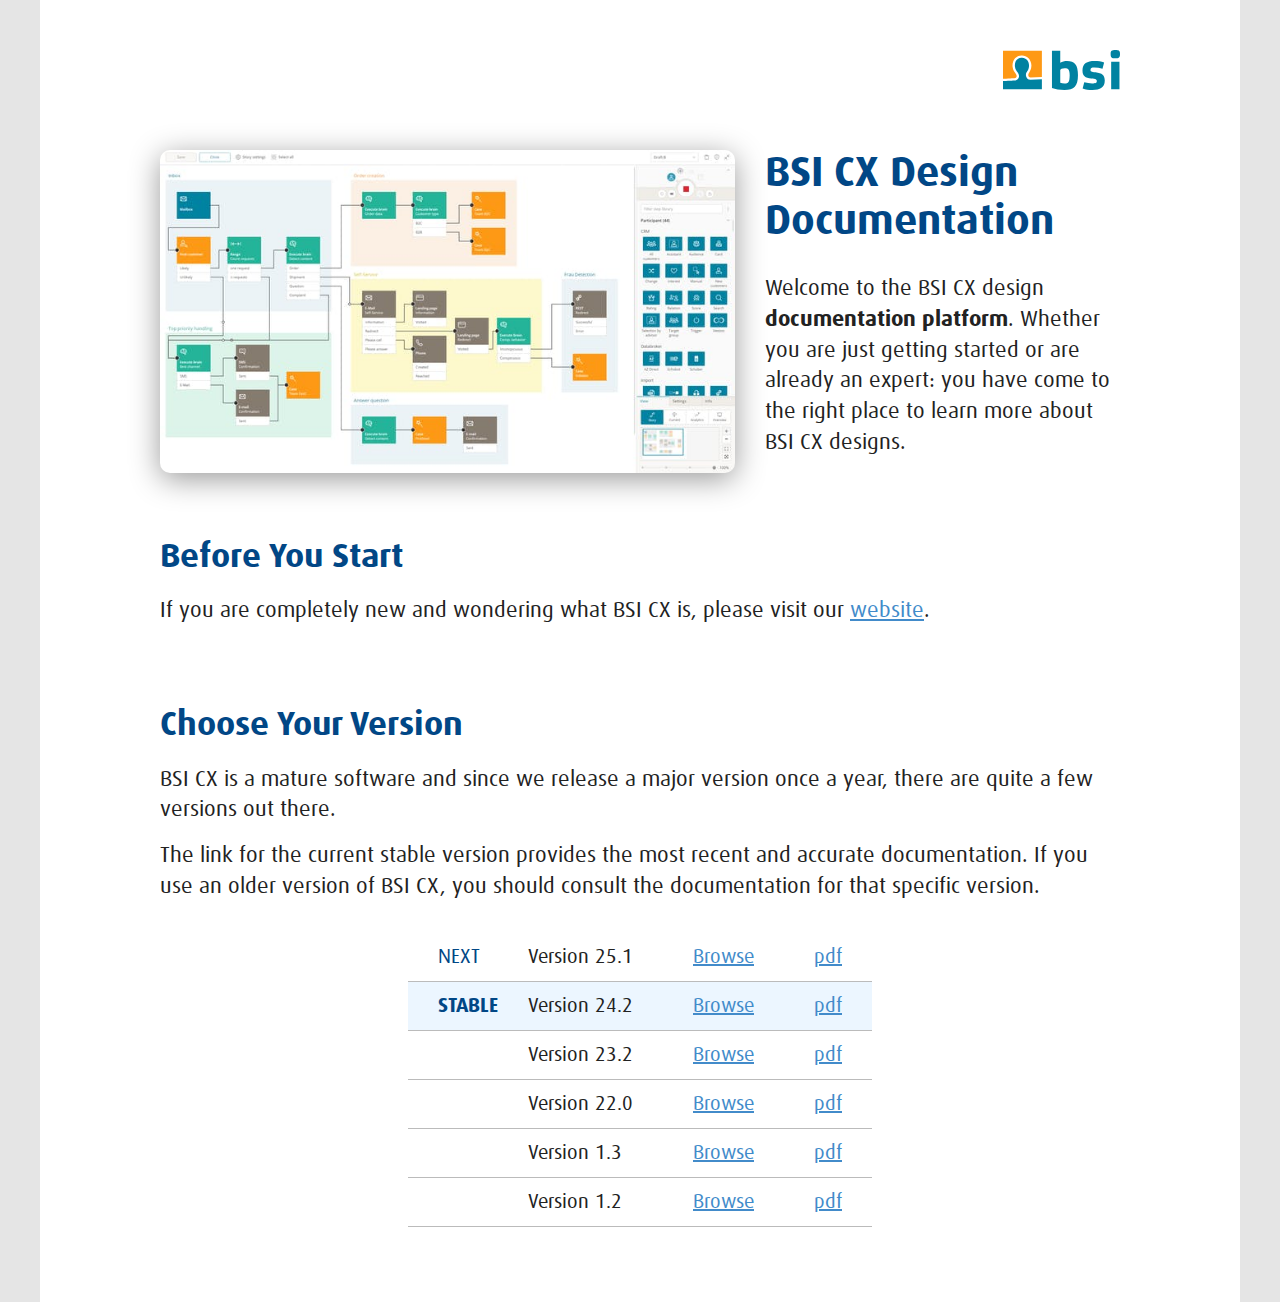
<file: index.html>
<!DOCTYPE html>
<html lang="en">

<head>
    <meta charset="utf-8" />
    <title>BSI CX - Design Documentation</title>
    <meta name="description" content="A documentation and reference on design development with BSI CX." />
    <meta name="viewport" content="width=device-width, initial-scale=1.0" />
    <link href="./assets/css/styles.css" rel="stylesheet" />
</head>

<body>

    <div class="header">
        <div class="navigation-bar">
            <div class="navigation-item right">
                <a id="logo" href="https://www.bsi-software.com/cx">
                    <img src="[data-uri]"
                        class="logo" alt="logo">
                </a>
            </div>
        </div>
    </div>

    <div class="wrapper">
        <div class="panel" id="intro-panel">
            <div class="intro-column first">
                <img src="assets/img/bsi-cx.jpg">
            </div>
            <div class="intro-column last">
                <h1>BSI CX Design Documentation</h1>
                <p>Welcome to the BSI CX design <b>documentation platform</b>. Whether you are just getting started or
                    are already an expert: you have come to the right place to learn more about BSI CX designs.</p>
            </div>
        </div>
        <div class="panel">

            <h2>Before You Start</h2>
            <p>If you are completely new and wondering what BSI CX is, please visit our <a
                    href="https://www.bsi-software.com/cx">website</a>.</p>

            <h2>Choose Your Version</h2>
            <p>BSI CX is a mature software and since we release a major version once a year, there are quite a few
                versions out there.</p>
            <p>
                The link for the current stable version provides the most recent and accurate documentation.
                If you use an older version of BSI CX, you should consult the documentation for that specific version.
            </p>

            <table class="content-table version-table">
                <tbody>
                   <tr>
                        <td class="first version-marker next">next</td>
                        <td>Version 25.1</td>
                        <td><a href="./docs/25.1/design.html">Browse</a></td>
                        <td><a href="./docs/25.1/design.pdf">pdf</a></td>
                   </tr>
                   <tr class="stable-version-row">
                        <td class="first version-marker stable">stable</td>
                        <td>Version 24.2</td>
                        <td><a href="./docs/24.2/design.html">Browse</a></td>
                        <td><a href="./docs/24.2/design.pdf">pdf</a></td>
                    </tr>
                    <tr>
                        <td class="first"></td>
                        <td>Version 23.2</td>
                        <td><a href="./docs/23.2/design.html">Browse</a></td>
                        <td><a href="./docs/23.2/design.pdf">pdf</a></td>
                    </tr>
                    <tr>
                        <td class="first"></td>
                        <td>Version 22.0</td>
                        <td><a href="./docs/22.0/design.html">Browse</a></td>
                        <td><a href="./docs/22.0/design.pdf">pdf</a></td>
                    </tr>
                    <tr>
                        <td class="first"></td>
                        <td>Version 1.3</td>
                        <td><a href="./docs/1.3/design.html">Browse</a></td>
                        <td><a href="./docs/1.3/design.pdf">pdf</a></td>
                    </tr>
                    <tr>
                        <td class="first"></td>
                        <td>Version 1.2</td>
                        <td><a href="./docs/1.2/design.html">Browse</a></td>
                        <td><a href="./docs/1.2/design.pdf">pdf</a></td>
                    </tr>
                </tbody>
            </table>
        </div>
    </div>

</body>

</html>
</file>
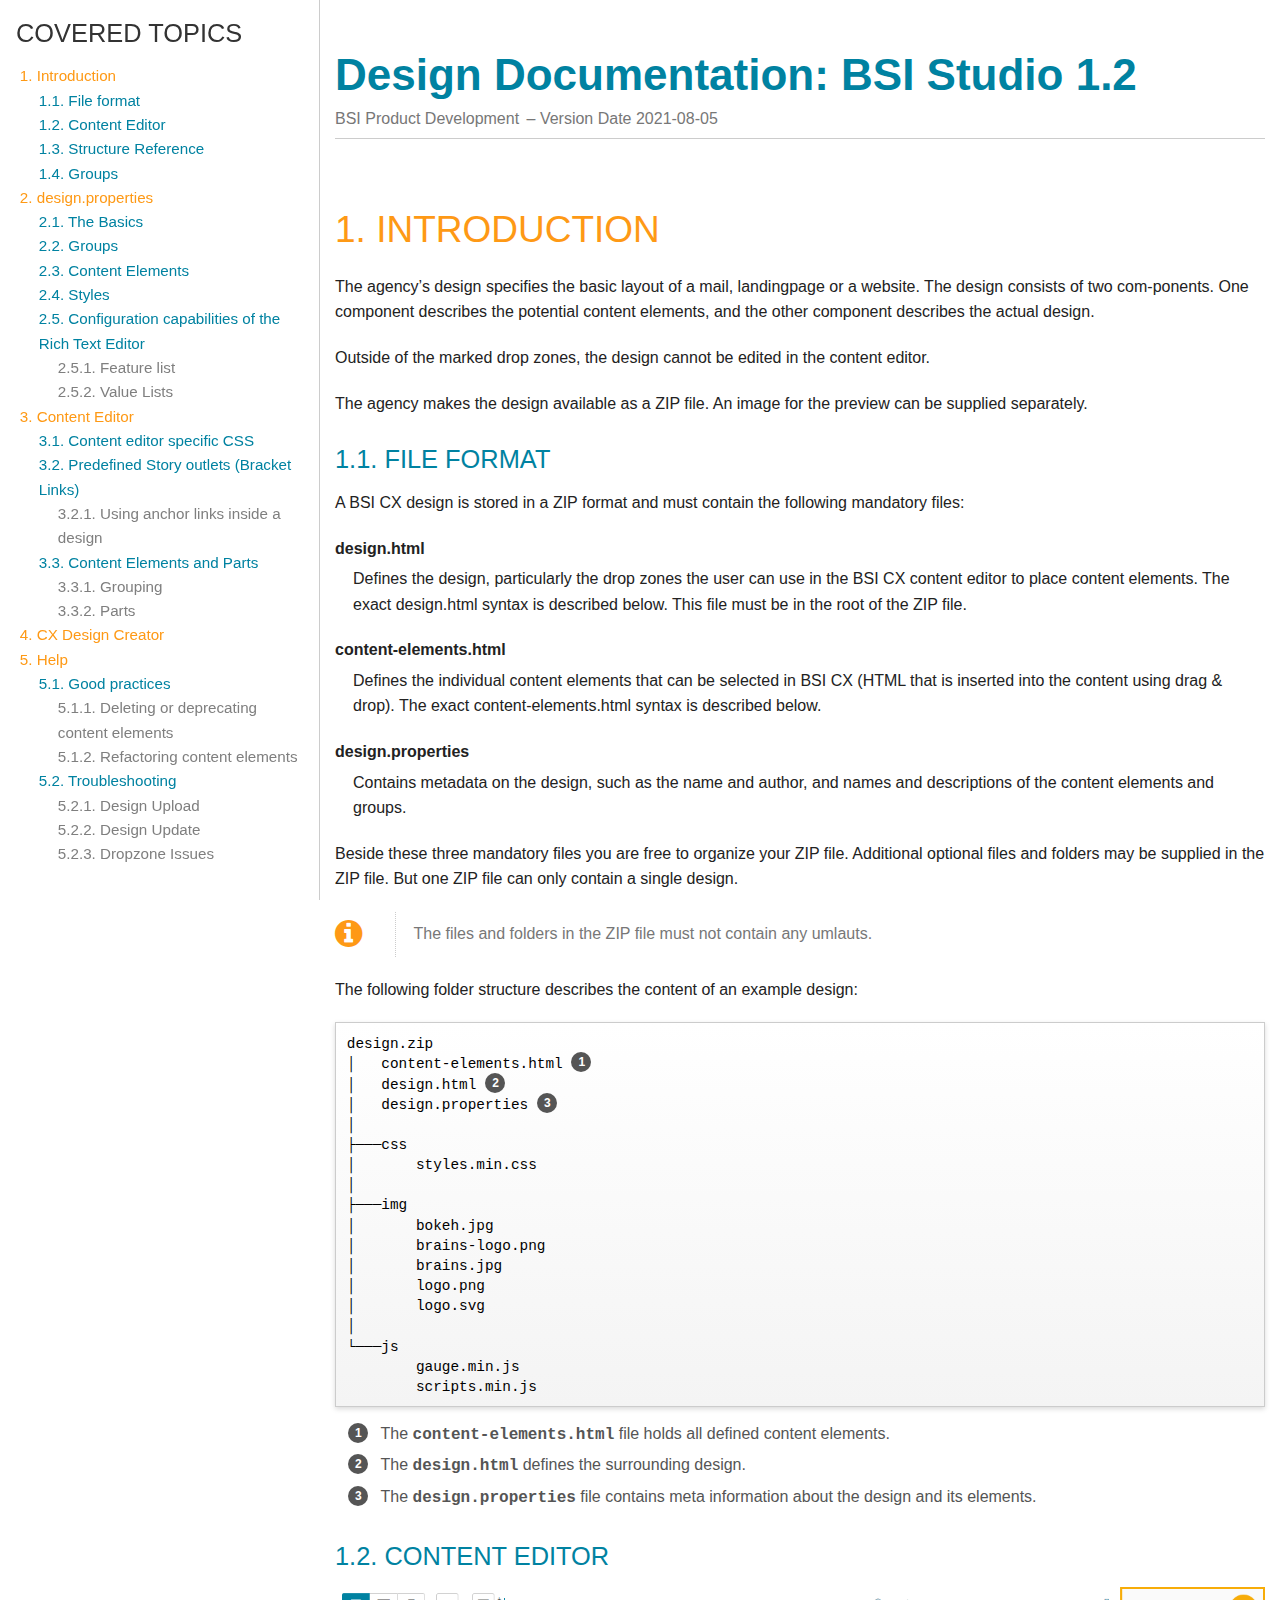
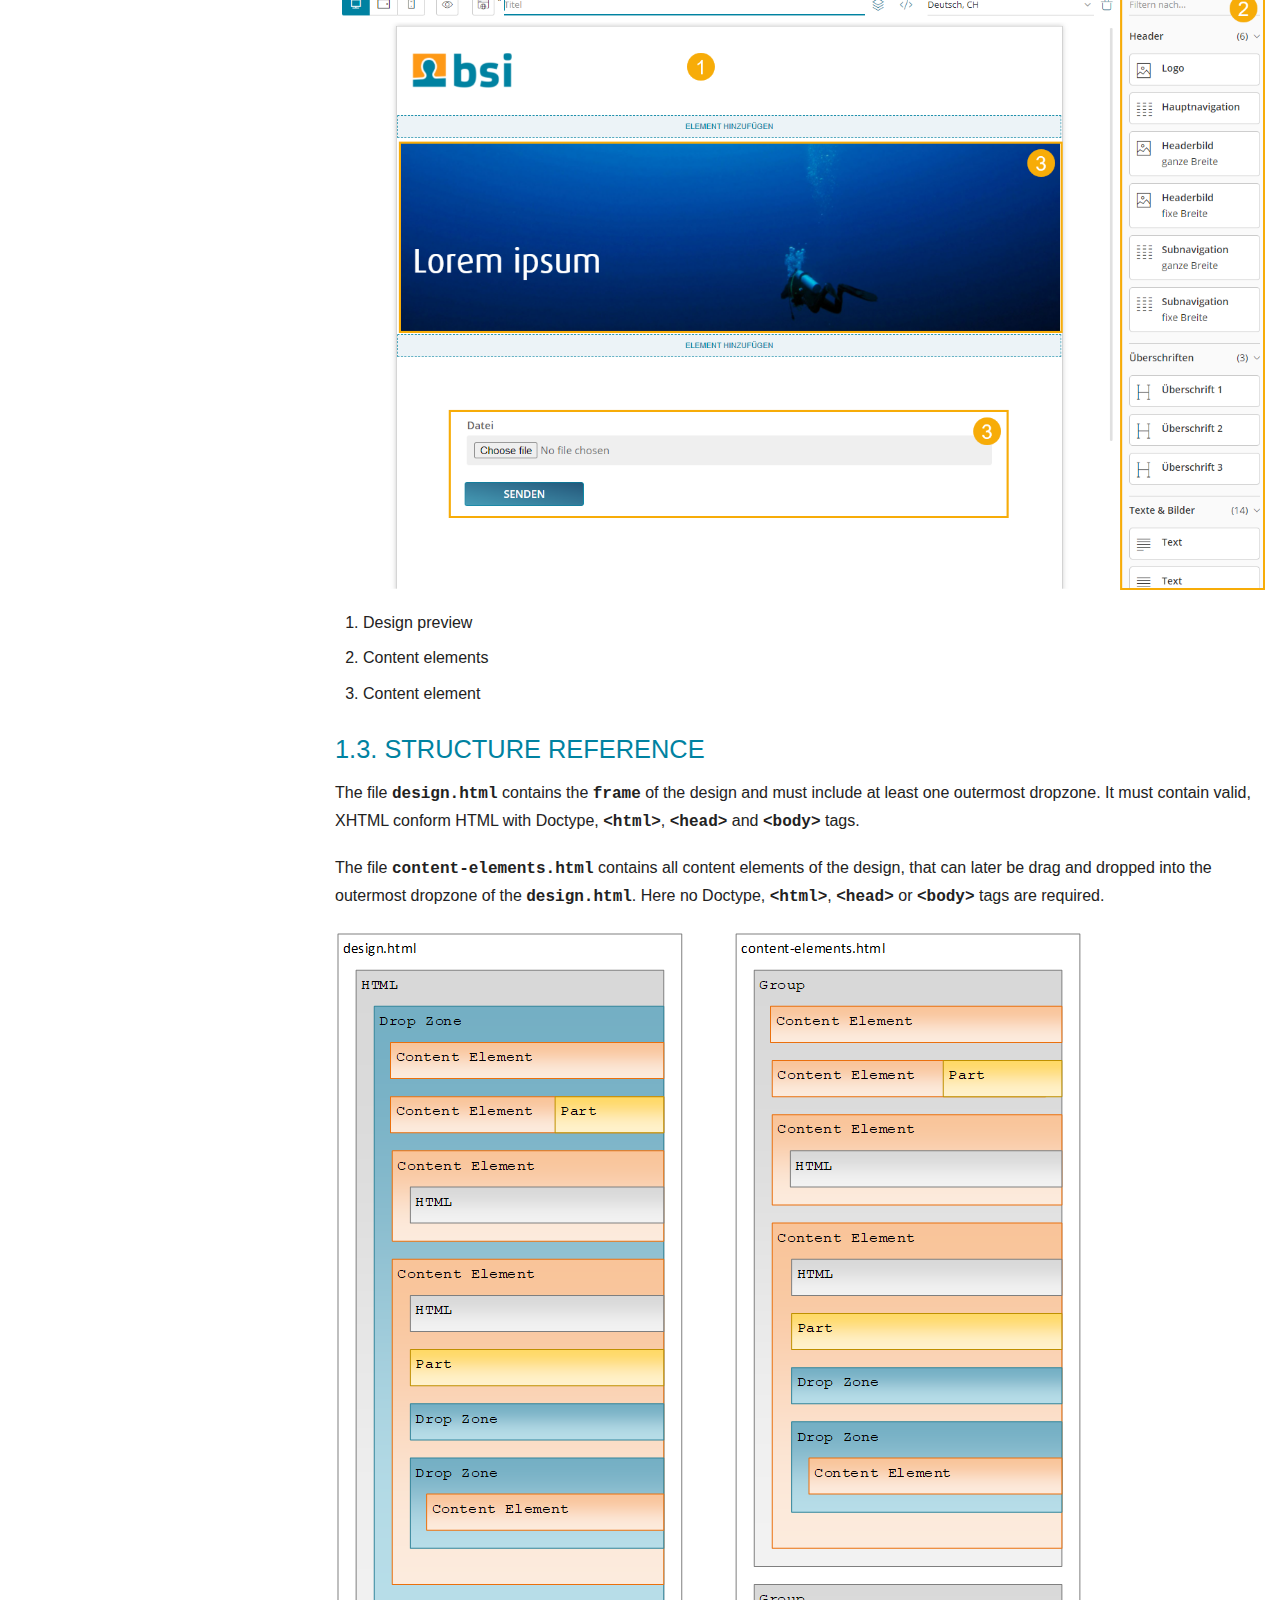
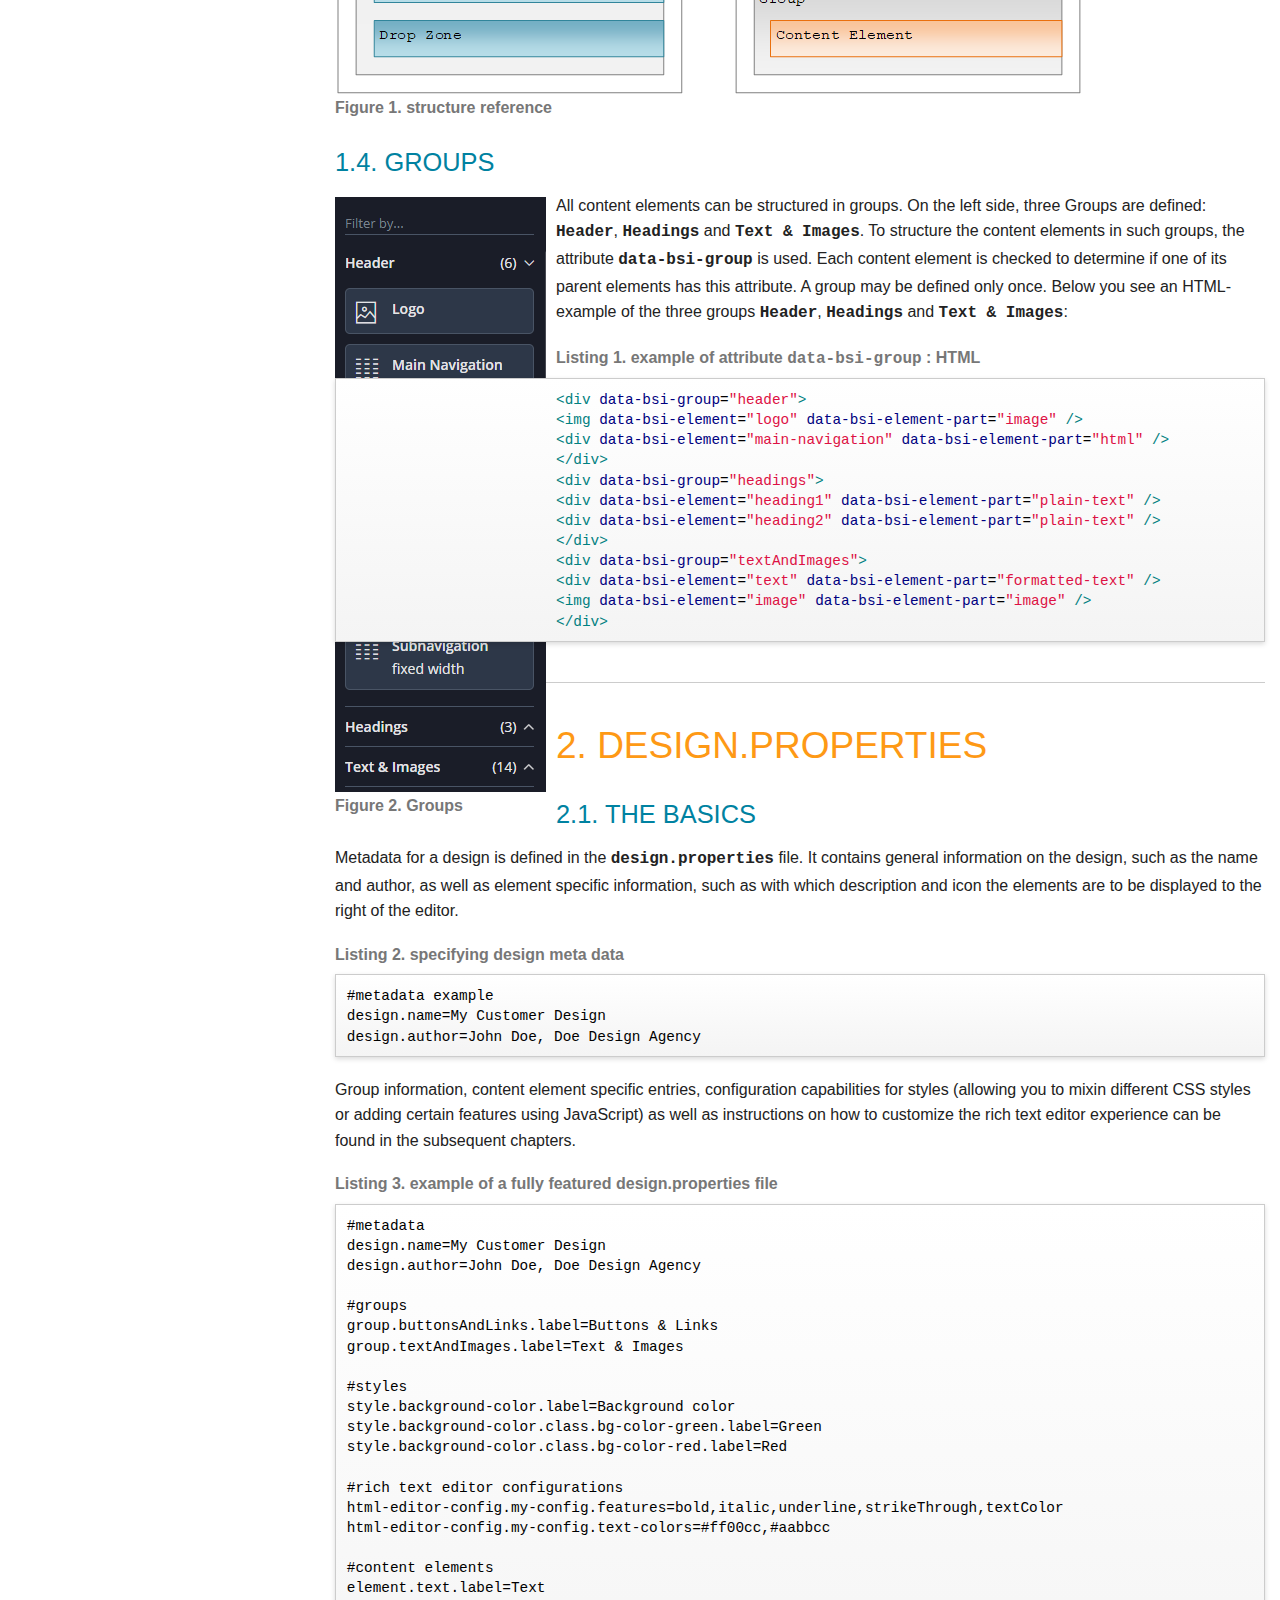
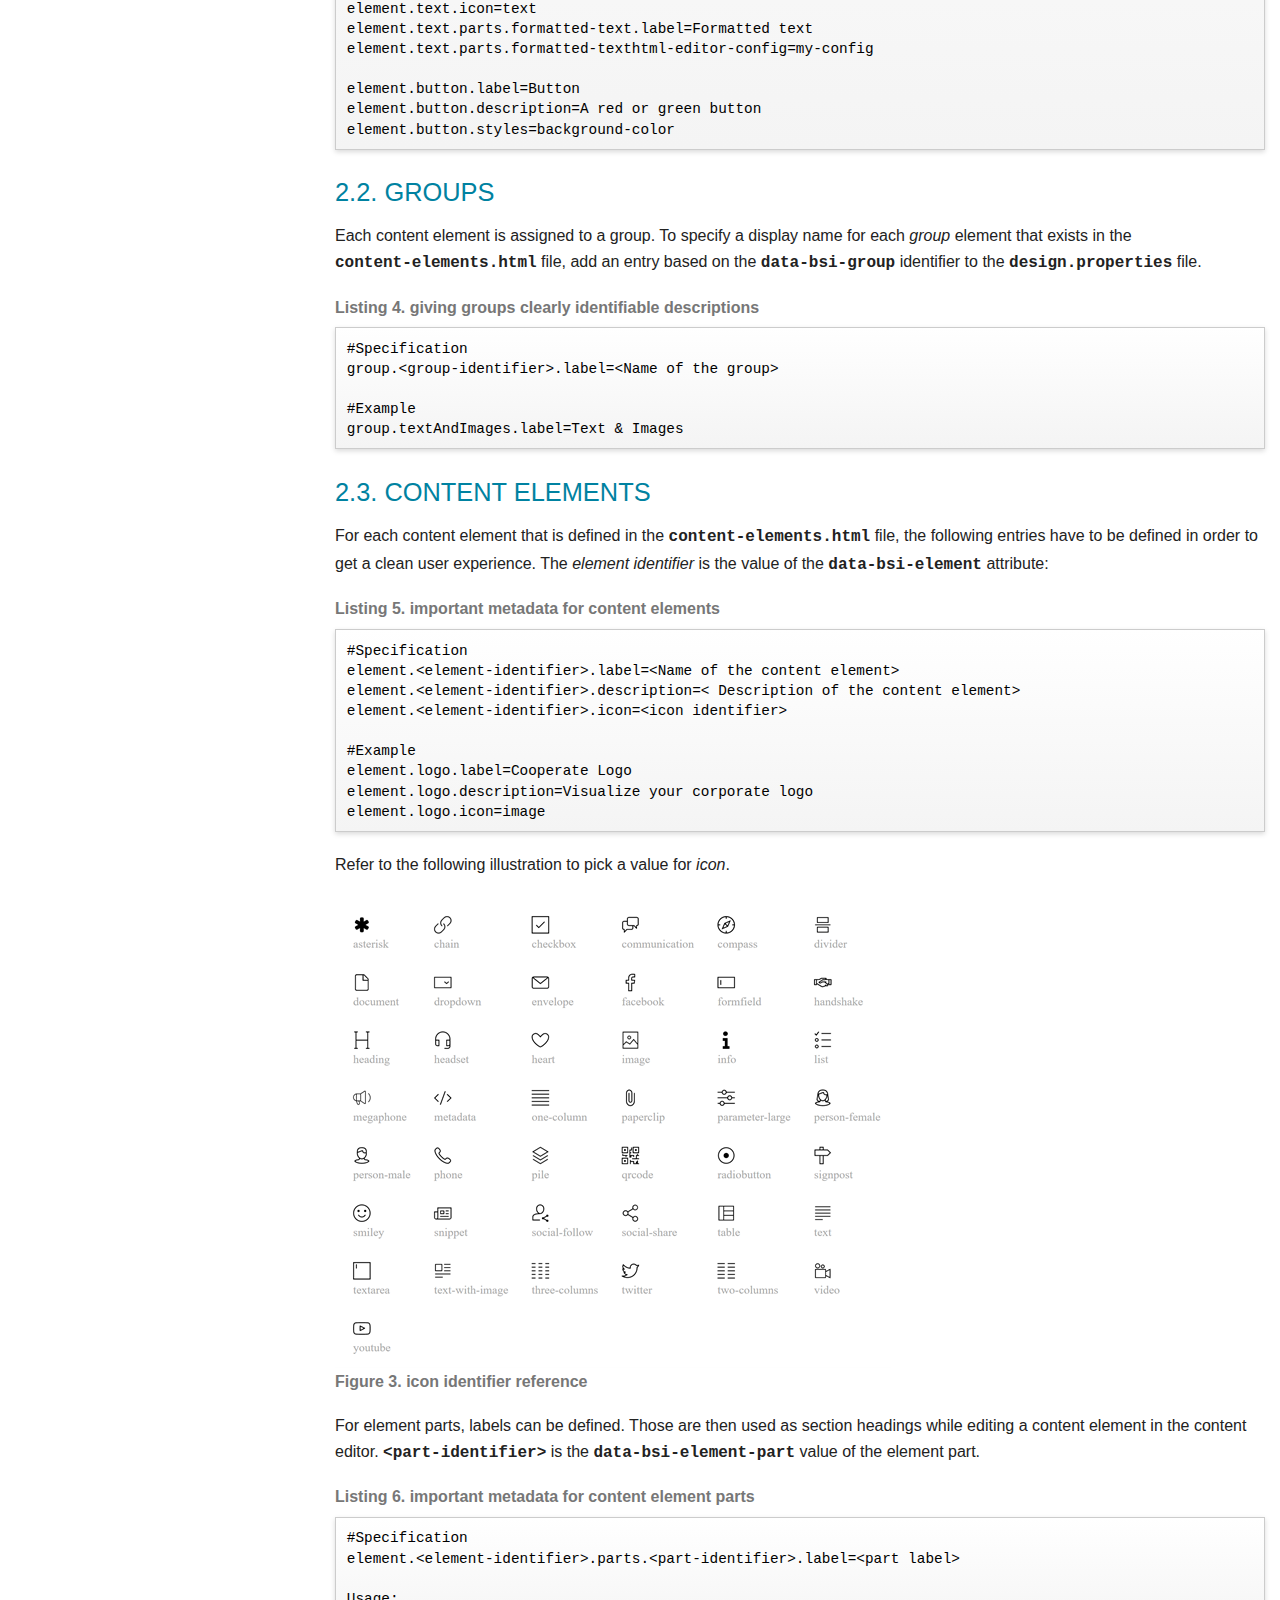
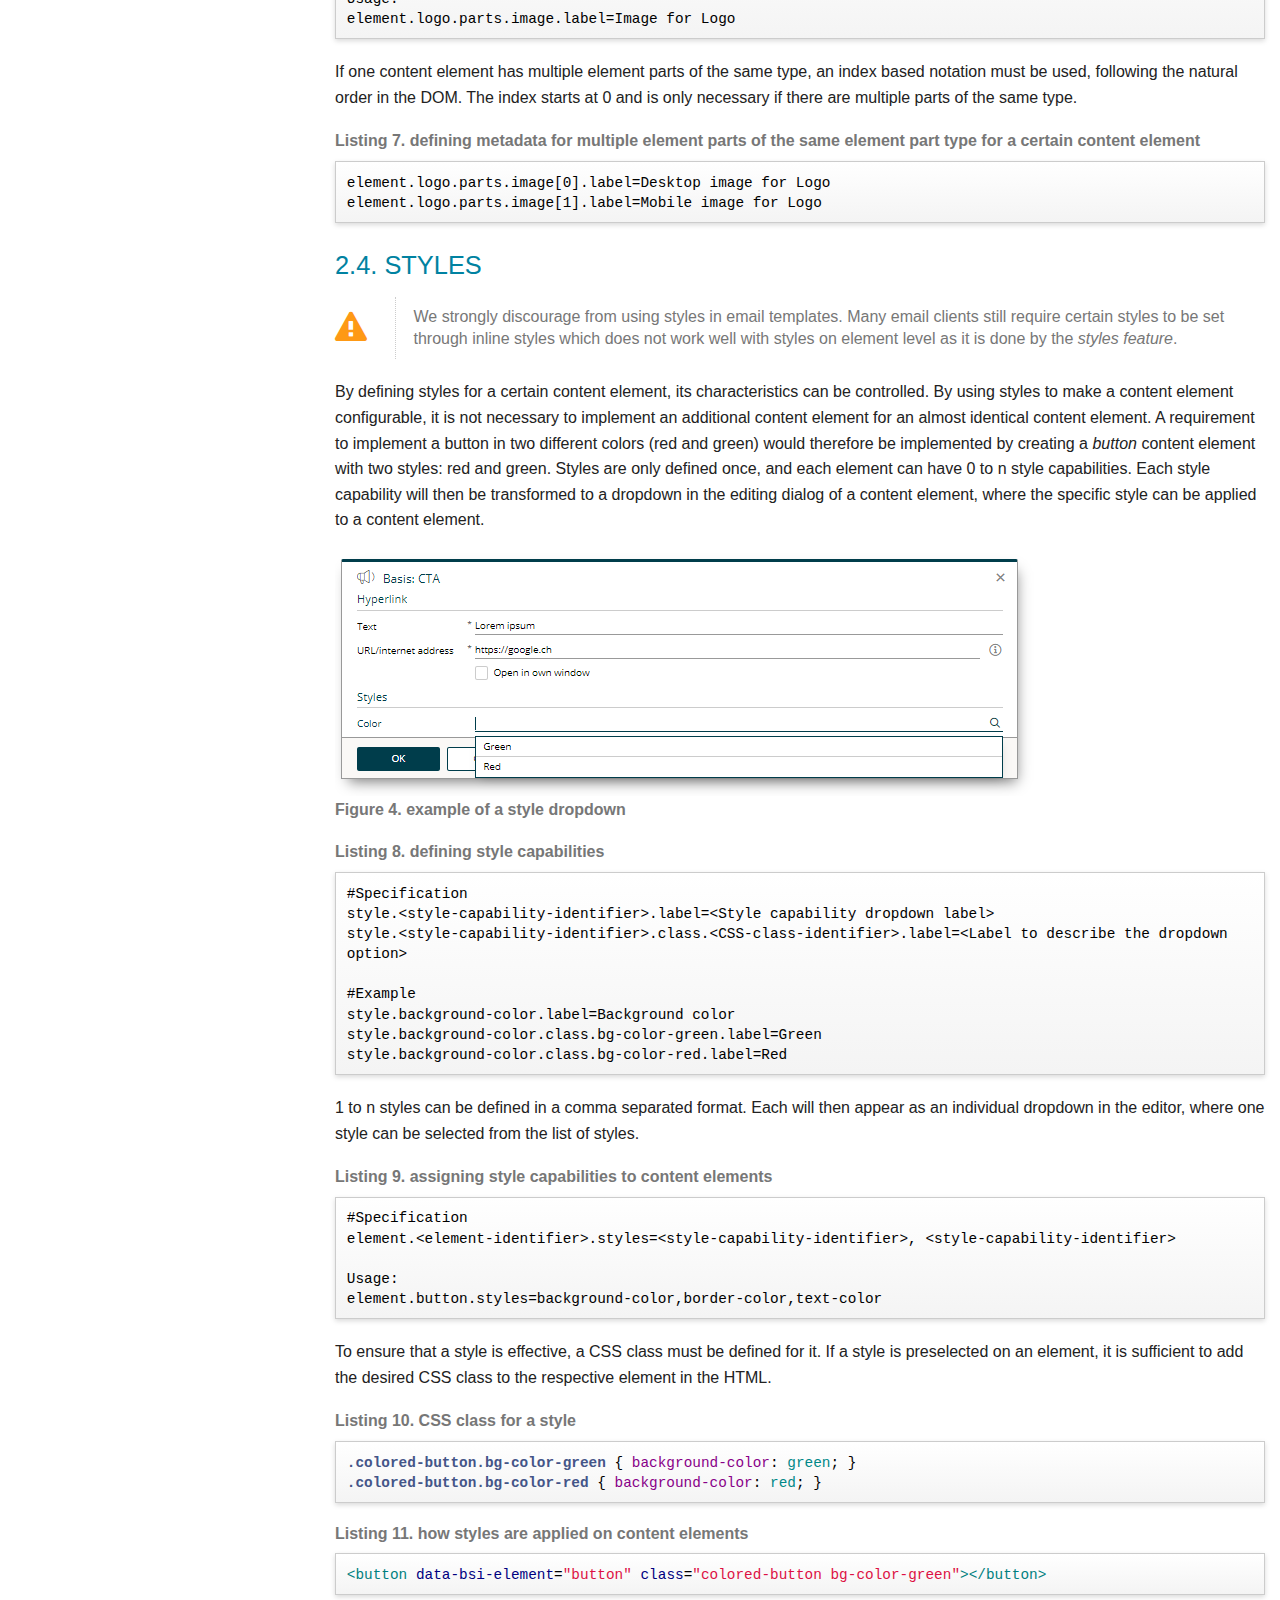
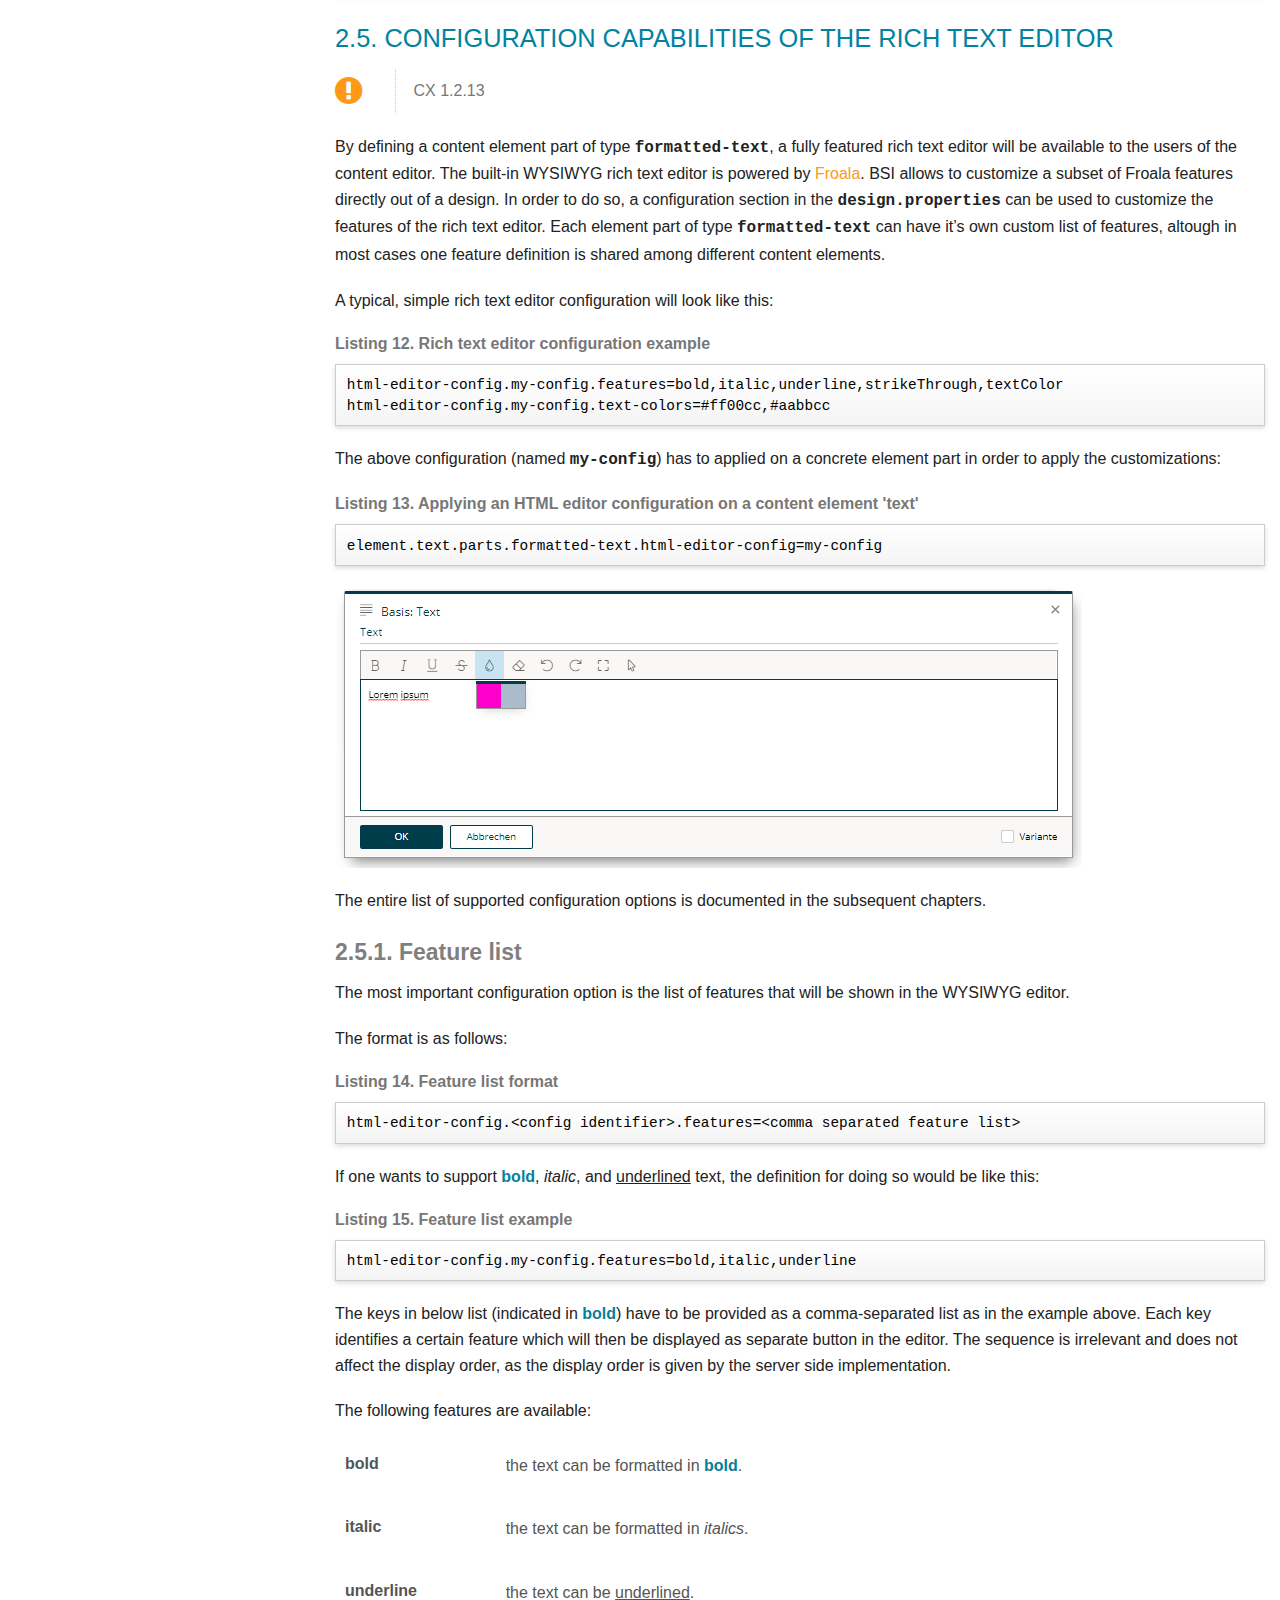
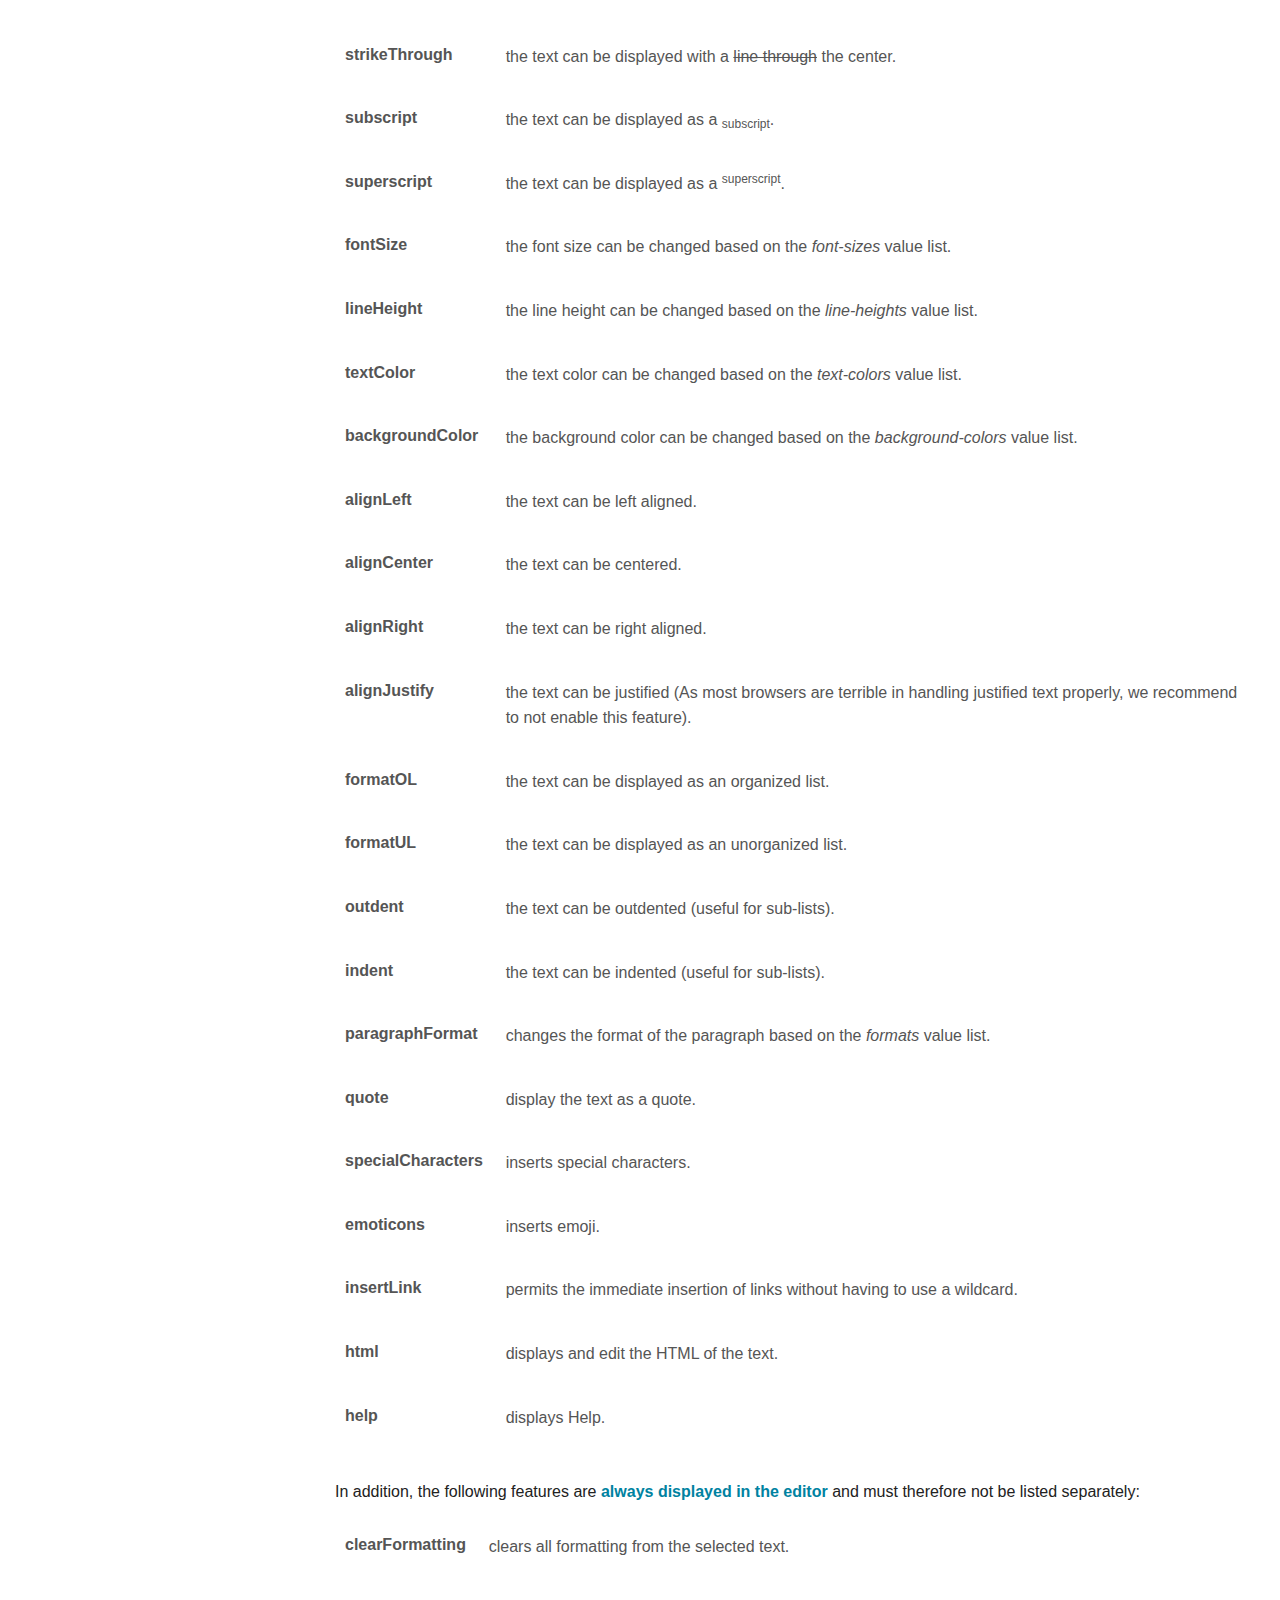
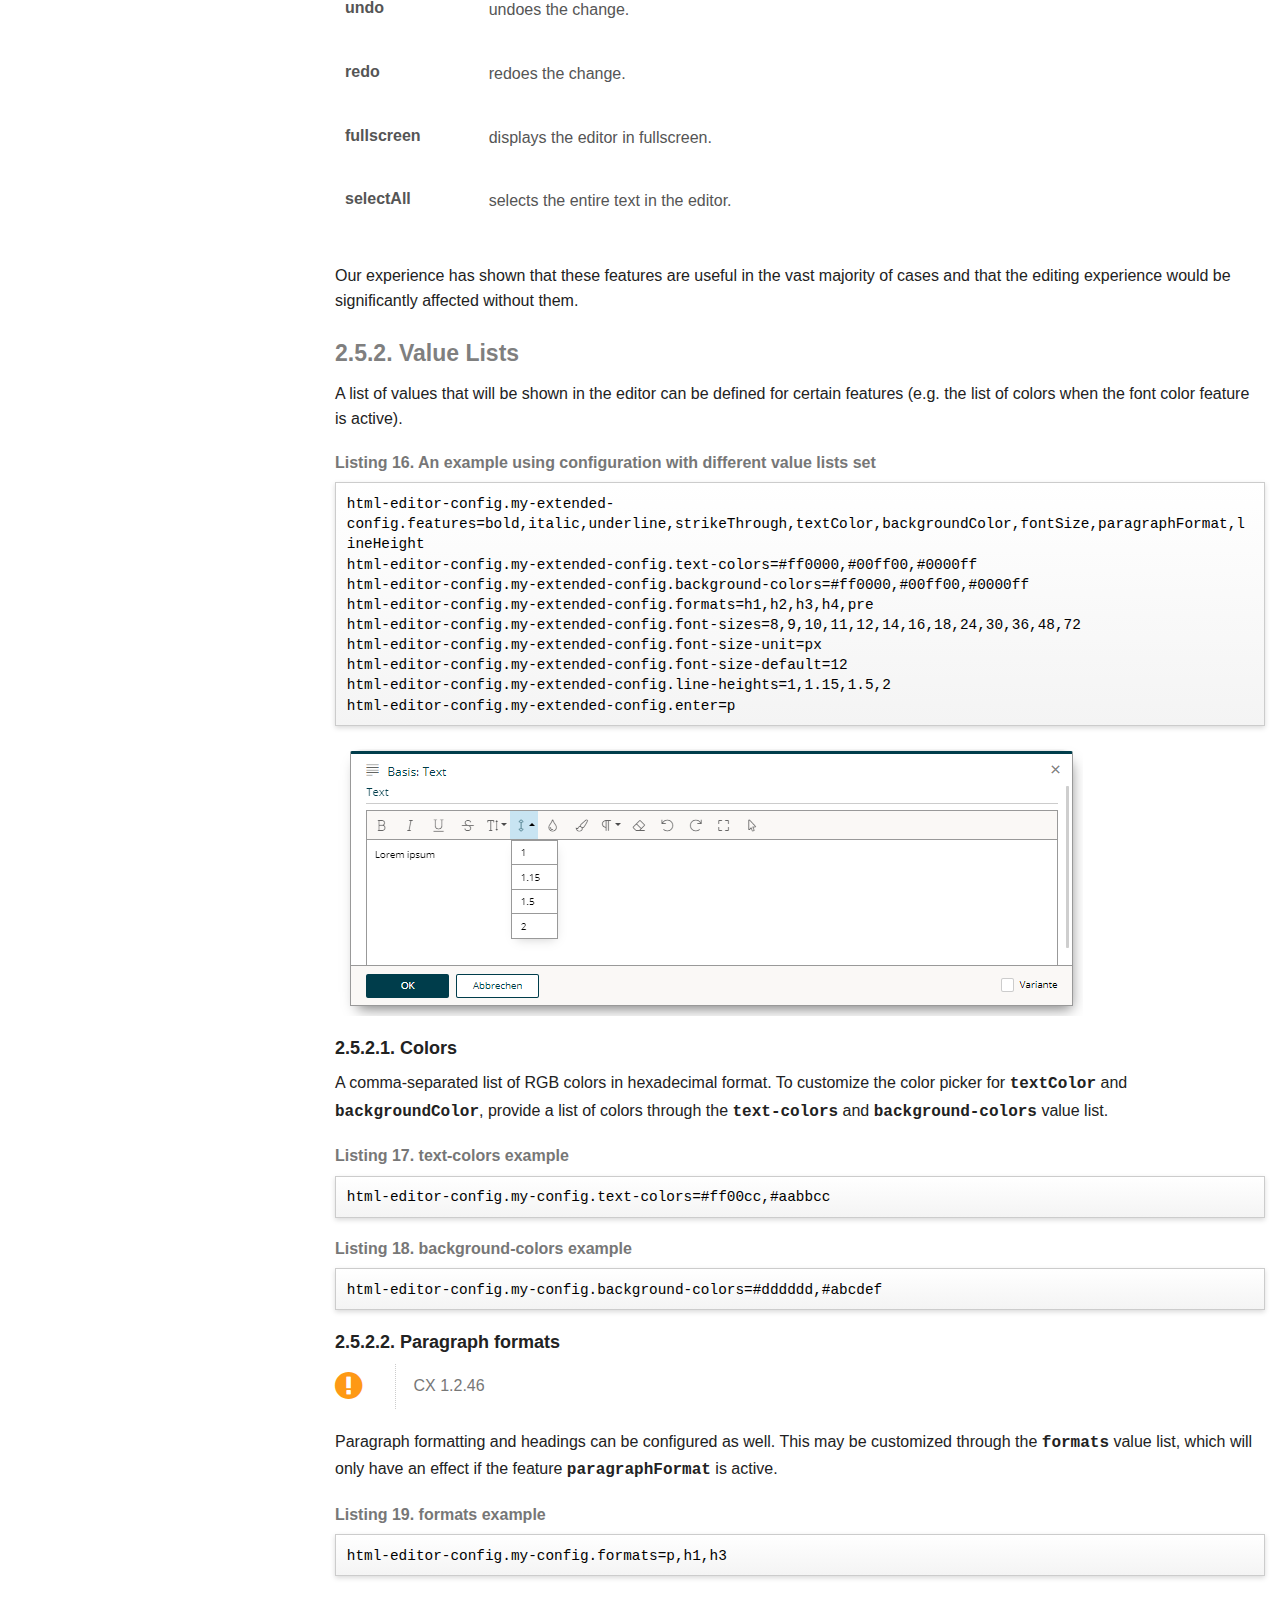
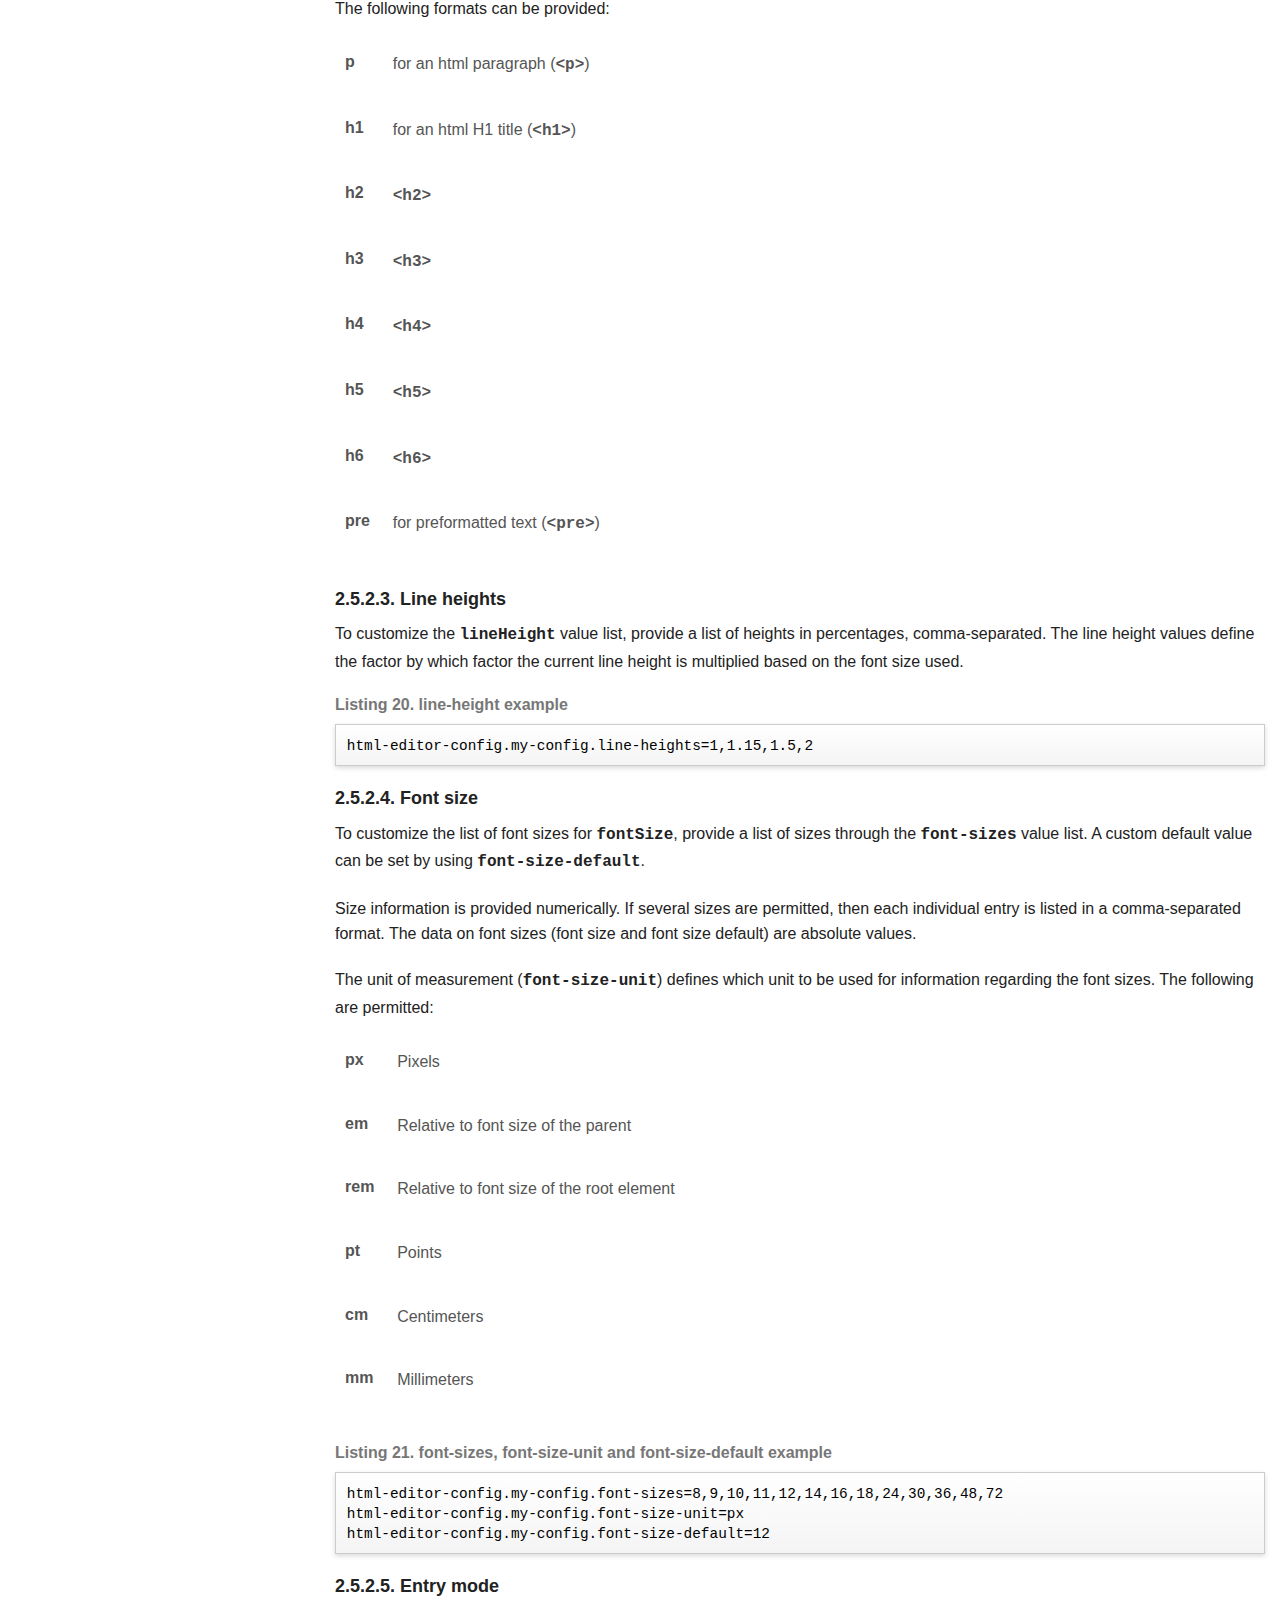
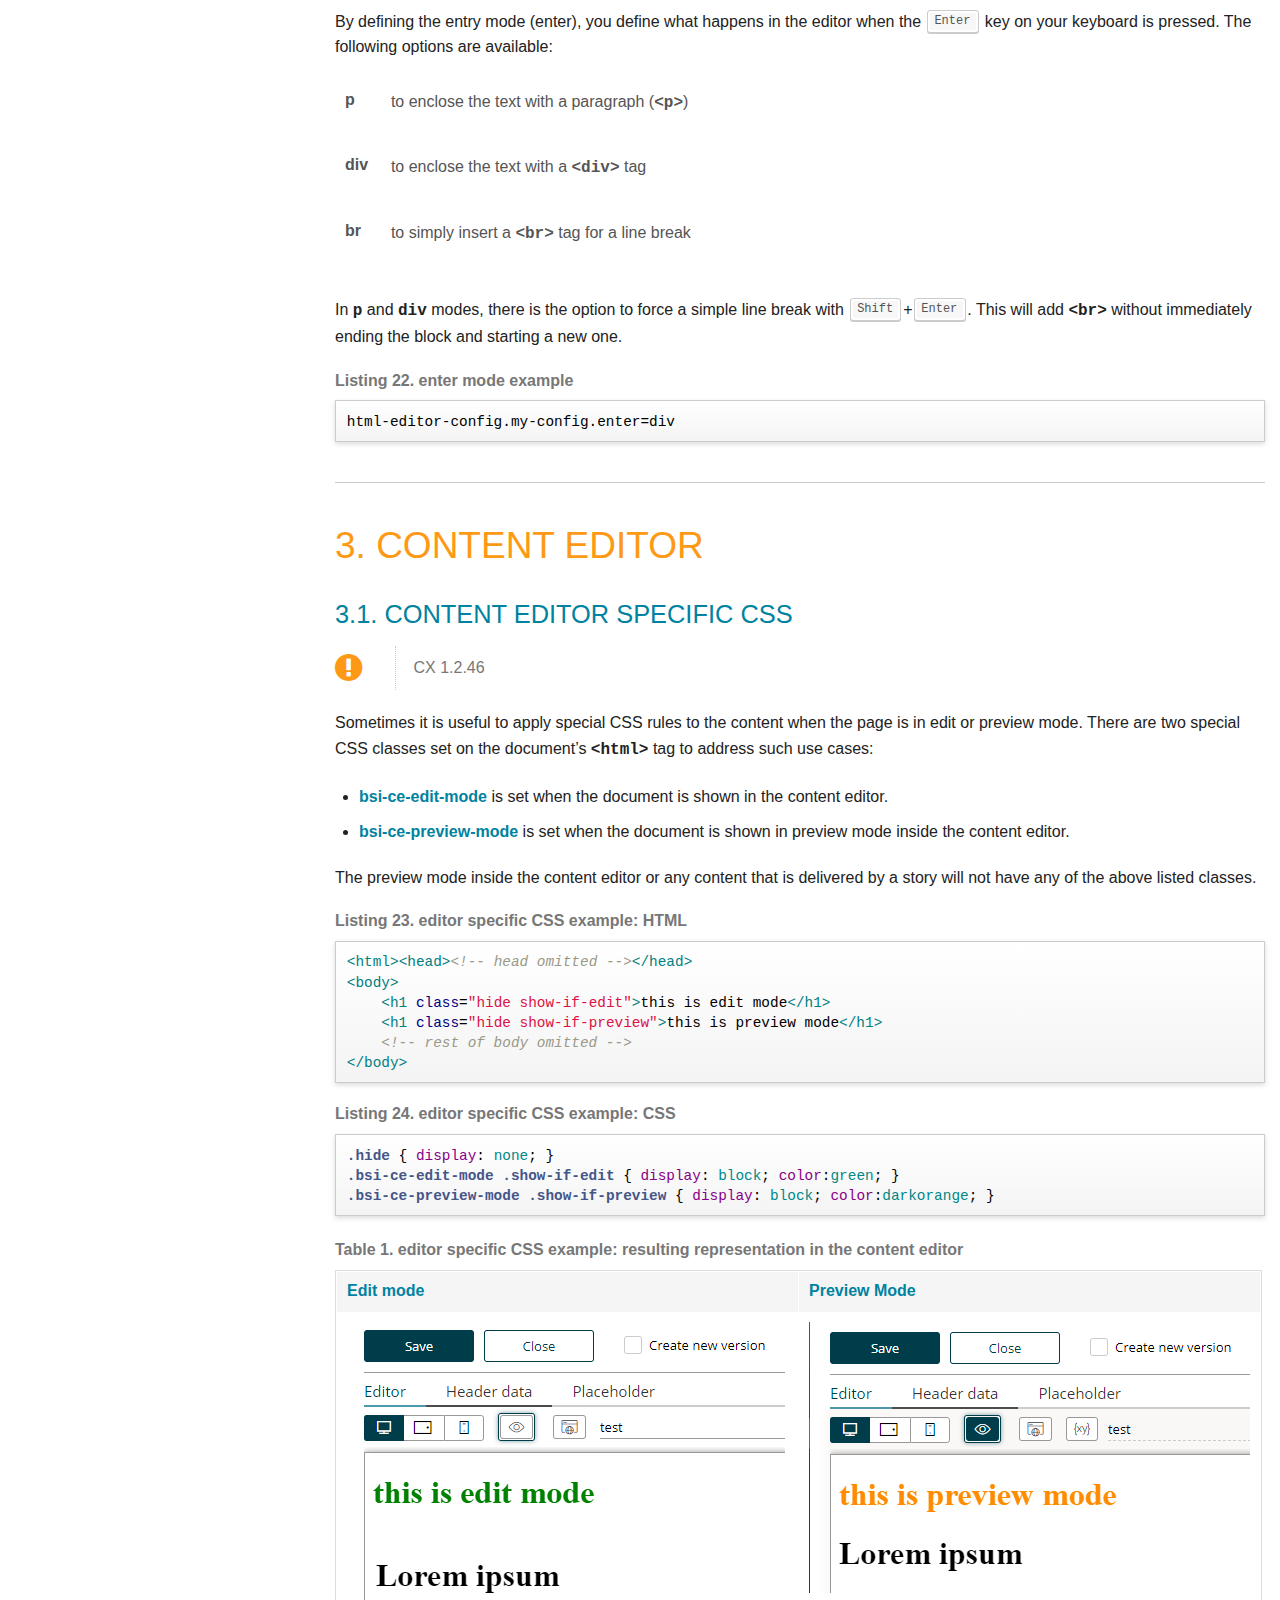
<file: docs/1.2/index.html>
<!DOCTYPE html>
<html lang="en">
<head>
<meta charset="UTF-8">
<!--[if IE]><meta http-equiv="X-UA-Compatible" content="IE=edge"><![endif]-->
<meta name="viewport" content="width=device-width, initial-scale=1.0">
<meta name="generator" content="Asciidoctor 1.5.7.1">
<meta name="author" content="BSI Product Development">
<title>Design Documentation: BSI Studio 1.2</title>
<style>
/* normalize.css v2.1.1 | MIT License | git.io/normalize */
/* ========================================================================== HTML5 display definitions ========================================================================== */
/** Correct `block` display not defined in IE 8/9. */
article, aside, details, figcaption, figure, footer, header, hgroup, main, nav, section, summary { display: block; }

/** Correct `inline-block` display not defined in IE 8/9. */
audio, canvas, video { display: inline-block; }

/** Prevent modern browsers from displaying `audio` without controls. Remove excess height in iOS 5 devices. */
audio:not([controls]) { display: none; height: 0; }

/** Address styling not present in IE 8/9. */
[hidden] { display: none; }

/* ========================================================================== Base ========================================================================== */
/** 1. Prevent system color scheme's background color being used in Firefox, IE, and Opera. 2. Prevent system color scheme's text color being used in Firefox, IE, and Opera. 3. Set default font family to sans-serif. 4. Prevent iOS text size adjust after orientation change, without disabling user zoom. */
html { background: #fff; /* 1 */ color: #000; /* 2 */ font-family: sans-serif; /* 3 */ -ms-text-size-adjust: 100%; /* 4 */ -webkit-text-size-adjust: 100%; /* 4 */ }

/** Remove default margin. */
body { margin: 0; }

/* ========================================================================== Links ========================================================================== */
/** Address `outline` inconsistency between Chrome and other browsers. */
a:focus { outline: thin dotted; }

/** Improve readability when focused and also mouse hovered in all browsers. */
a:active, a:hover { outline: 0; }

/* ========================================================================== Typography ========================================================================== */
/** Address variable `h1` font-size and margin within `section` and `article` contexts in Firefox 4+, Safari 5, and Chrome. */
h1 { font-size: 2em; margin: 0.67em 0; }

/** Address styling not present in IE 8/9, Safari 5, and Chrome. */
abbr[title] { border-bottom: 1px dotted; }

/** Address style set to `bolder` in Firefox 4+, Safari 5, and Chrome. */
b, strong { font-weight: bold; }

/** Address styling not present in Safari 5 and Chrome. */
dfn { font-style: italic; }

/** Address differences between Firefox and other browsers. */
hr { -moz-box-sizing: content-box; box-sizing: content-box; height: 0; }

/** Address styling not present in IE 8/9. */
mark { background: #ff0; color: #000; }

/** Correct font family set oddly in Safari 5 and Chrome. */
code, kbd, pre, samp { font-family: monospace, serif; font-size: 1em; }

/** Improve readability of pre-formatted text in all browsers. */
pre { white-space: pre-wrap; }

/** Set consistent quote types. */
q { quotes: "\201C" "\201D" "\2018" "\2019"; }

/** Address inconsistent and variable font size in all browsers. */
small { font-size: 80%; }

/** Prevent `sub` and `sup` affecting `line-height` in all browsers. */
sub, sup { font-size: 75%; line-height: 0; position: relative; vertical-align: baseline; }

sup { top: -0.5em; }

sub { bottom: -0.25em; }

/* ========================================================================== Embedded content ========================================================================== */
/** Remove border when inside `a` element in IE 8/9. */
img { border: 0; }

/** Correct overflow displayed oddly in IE 9. */
svg:not(:root) { overflow: hidden; }

/* ========================================================================== Figures ========================================================================== */
/** Address margin not present in IE 8/9 and Safari 5. */
figure { margin: 0; }

/* ========================================================================== Forms ========================================================================== */
/** Define consistent border, margin, and padding. */
fieldset { border: 1px solid #c0c0c0; margin: 0 2px; padding: 0.35em 0.625em 0.75em; }

/** 1. Correct `color` not being inherited in IE 8/9. 2. Remove padding so people aren't caught out if they zero out fieldsets. */
legend { border: 0; /* 1 */ padding: 0; /* 2 */ }

/** 1. Correct font family not being inherited in all browsers. 2. Correct font size not being inherited in all browsers. 3. Address margins set differently in Firefox 4+, Safari 5, and Chrome. */
button, input, select, textarea { font-family: inherit; /* 1 */ font-size: 100%; /* 2 */ margin: 0; /* 3 */ }

/** Address Firefox 4+ setting `line-height` on `input` using `!important` in the UA stylesheet. */
button, input { line-height: normal; }

/** Address inconsistent `text-transform` inheritance for `button` and `select`. All other form control elements do not inherit `text-transform` values. Correct `button` style inheritance in Chrome, Safari 5+, and IE 8+. Correct `select` style inheritance in Firefox 4+ and Opera. */
button, select { text-transform: none; }

/** 1. Avoid the WebKit bug in Android 4.0.* where (2) destroys native `audio` and `video` controls. 2. Correct inability to style clickable `input` types in iOS. 3. Improve usability and consistency of cursor style between image-type `input` and others. */
button, html input[type="button"], input[type="reset"], input[type="submit"] { -webkit-appearance: button; /* 2 */ cursor: pointer; /* 3 */ }

/** Re-set default cursor for disabled elements. */
button[disabled], html input[disabled] { cursor: default; }

/** 1. Address box sizing set to `content-box` in IE 8/9. 2. Remove excess padding in IE 8/9. */
input[type="checkbox"], input[type="radio"] { box-sizing: border-box; /* 1 */ padding: 0; /* 2 */ }

/** 1. Address `appearance` set to `searchfield` in Safari 5 and Chrome. 2. Address `box-sizing` set to `border-box` in Safari 5 and Chrome (include `-moz` to future-proof). */
input[type="search"] { -webkit-appearance: textfield; /* 1 */ -moz-box-sizing: content-box; -webkit-box-sizing: content-box; /* 2 */ box-sizing: content-box; }

/** Remove inner padding and search cancel button in Safari 5 and Chrome on OS X. */
input[type="search"]::-webkit-search-cancel-button, input[type="search"]::-webkit-search-decoration { -webkit-appearance: none; }

/** Remove inner padding and border in Firefox 4+. */
button::-moz-focus-inner, input::-moz-focus-inner { border: 0; padding: 0; }

/** 1. Remove default vertical scrollbar in IE 8/9. 2. Improve readability and alignment in all browsers. */
textarea { overflow: auto; /* 1 */ vertical-align: top; /* 2 */ }

/* ========================================================================== Tables ========================================================================== */
/** Remove most spacing between table cells. */
table { border-collapse: collapse; border-spacing: 0; }

*, *:before, *:after { -moz-box-sizing: border-box; -webkit-box-sizing: border-box; box-sizing: border-box; }

html, body { font-size: 100%; }

body { background: white; color: #222222; padding: 0; margin: 0; font-family: "Helvetica Neue", "Helvetica", Helvetica, Arial, sans-serif; font-weight: normal; font-style: normal; line-height: 1; position: relative; cursor: auto; }

a:hover { cursor: pointer; }

a:focus { outline: none; }

img, object, embed { max-width: 100%; height: auto; }

object, embed { height: 100%; }

img { -ms-interpolation-mode: bicubic; }

#map_canvas img, #map_canvas embed, #map_canvas object, .map_canvas img, .map_canvas embed, .map_canvas object { max-width: none !important; }

.left { float: left !important; }

.right { float: right !important; }

.text-left { text-align: left !important; }

.text-right { text-align: right !important; }

.text-center { text-align: center !important; }

.text-justify { text-align: justify !important; }

.hide { display: none; }

.antialiased, body { -webkit-font-smoothing: antialiased; }

img { display: inline-block; vertical-align: middle; }

textarea { height: auto; min-height: 50px; }

select { width: 100%; }

p.lead, .paragraph.lead > p, #preamble > .sectionbody > .paragraph:first-of-type p { font-size: 1.21875em; line-height: 1.6; }

.subheader, #content #toctitle, .admonitionblock td.content > .title, .exampleblock > .title, .imageblock > .title, .videoblock > .title, .listingblock > .title, .literalblock > .title, .openblock > .title, .paragraph > .title, .quoteblock > .title, .sidebarblock > .title, .tableblock > .title, .verseblock > .title, .dlist > .title, .olist > .title, .ulist > .title, .qlist > .title, .hdlist > .title, .tableblock > caption { line-height: 1.4; color: #777777; font-weight: 300; margin-top: 0.2em; margin-bottom: 0.5em; }

/* Typography resets */
div, dl, dt, dd, ul, ol, li, h1, h2, h3, #toctitle, .sidebarblock > .content > .title, h4, h5, h6, pre, form, p, blockquote, th, td { margin: 0; padding: 0; direction: ltr; }

/* Default Link Styles */
a { color: #FE9915; text-decoration: none; line-height: inherit; }
a:hover, a:focus { color: #FE9915; }
a img { border: none; }

/* Default paragraph styles */
p { font-family: inherit; font-weight: normal; font-size: 1em; line-height: 1.6; margin-bottom: 1.25em; text-rendering: optimizeLegibility; }
p aside { font-size: 0.875em; line-height: 1.35; font-style: italic; }

/* Default header styles */
h1, h2, h3, #toctitle, .sidebarblock > .content > .title, h4, h5, h6 { font-family: "Helvetica Neue", "Helvetica", Helvetica, Arial, sans-serif; font-weight: normal; font-style: normal; text-rendering: optimizeLegibility; margin-top: 1em; margin-bottom: 0.5em; line-height: 1.2125em; }
h1 small, h2 small, h3 small, #toctitle small, .sidebarblock > .content > .title small, h4 small, h5 small, h6 small { font-size: 60%; color: gray; line-height: 0; }

h1 { font-size: 2.125em; color: #0082A1; }

h2 { font-size: 1.6875em; text-transform: uppercase; color: #FE9915; }
h2 a, h2 a:hover, div#toc.toc2 ul a { color: #FE9915; }

h3, #toctitle, .sidebarblock > .content > .title { font-size: 1.375em; text-transform: uppercase; color: #0082A1; }
h3 a, h3 a:hover, div#toc.toc2 ul ul a{ color: #0082A1; }

h4 { font-size: 1.125em; color: #7F7F7F; font-weight: bold; }
h4 a, h4 a:hover, div#toc.toc2 ul ul ul a { color: #7F7F7F; }

h5 { font-size: 1.125em; font-weight: bold; }
h5 a, h5 a:hover, div#toc.toc2 ul ul ul ul a { color: #000; }

h6 { font-size: 1em; }

hr { border: dotted #cccccc; border-width: 1px 0 0; clear: both; margin: 1.25em 0 1.1875em; height: 0; }

/* Helpful Typography Defaults */
em, i { font-style: italic; line-height: inherit; }

strong, b { font-weight: bold; line-height: inherit; color: #0082A1}

small { font-size: 60%; line-height: inherit; }

code { font-family: Consolas, "Liberation Mono", Courier, monospace; font-weight: bold; }

/* Lists */
ul, ol, dl { font-size: 1em; line-height: 1.6; margin-bottom: 1.25em; list-style-position: outside; font-family: inherit; }

ul, ol { margin-left: 1.5em; }

/* Unordered Lists */
ul li ul, ul li ol { margin-left: 1.25em; margin-bottom: 0; font-size: 1em; /* Override nested font-size change */ }
ul.square li ul, ul.circle li ul, ul.disc li ul { list-style: inherit; }
ul.square { list-style-type: square; }
ul.circle { list-style-type: circle; }
ul.disc { list-style-type: disc; }
ul.no-bullet { list-style: none; }

/* Ordered Lists */
ol li ul, ol li ol { margin-left: 1.25em; margin-bottom: 0; }

/* Definition Lists */
dl dt { margin-bottom: 0.3125em; font-weight: bold; }
dl dd { margin-bottom: 1.25em; }

/* Abbreviations */
abbr, acronym { text-transform: uppercase; font-size: 90%; color: #555555; border-bottom: 1px dotted #dddddd; cursor: help; }

abbr { text-transform: none; }

/* Blockquotes */
blockquote { margin: 0 0 1.25em; padding: 0.5625em 1.25em 0 1.1875em; border-left: 1px solid #efefef; }
blockquote cite { display: block; font-size: 0.8125em; color: #5e5e5e; }
blockquote cite:before { content: "\2014 \0020"; }
blockquote cite a, blockquote cite a:visited { color: #5e5e5e; }

blockquote, blockquote p { line-height: 1.6; color: #777777; }

/* Microformats */
.vcard { display: inline-block; margin: 0 0 1.25em 0; border: 1px solid #dddddd; padding: 0.625em 0.75em; }
.vcard li { margin: 0; display: block; }
.vcard .fn { font-weight: bold; font-size: 0.9375em; }

.vevent .summary { font-weight: bold; }
.vevent abbr { cursor: auto; text-decoration: none; font-weight: bold; border: none; padding: 0 0.0625em; }

@media only screen and (min-width: 768px) { h1, h2, h3, #toctitle, .sidebarblock > .content > .title, h4, h5, h6 { line-height: 1.4; }
  h1 { font-size: 2.75em; }
  h2 { font-size: 2.3125em; }
  h3, #toctitle, .sidebarblock > .content > .title { font-size: 1.5875em; }
  h4 { font-size: 1.4375em; } }
/* Print styles.  Inlined to avoid required HTTP connection: www.phpied.com/delay-loading-your-print-css/ Credit to Paul Irish and HTML5 Boilerplate (html5boilerplate.com)
*/
.print-only { display: none !important; }

@media print { * { background: transparent !important; color: #000 !important; /* Black prints faster: h5bp.com/s */ box-shadow: none !important; text-shadow: none !important; }
  a, a:visited { text-decoration: underline; }
  a[href]:after { content: " (" attr(href) ")"; }
  abbr[title]:after { content: " (" attr(title) ")"; }
  .ir a:after, a[href^="javascript:"]:after, a[href^="#"]:after { content: ""; }
  pre, blockquote { border: 1px solid #999; page-break-inside: avoid; }
  thead { display: table-header-group; /* h5bp.com/t */ }
  tr, img { page-break-inside: avoid; }
  img { max-width: 100% !important; }
  @page { margin: 0.5cm; }
  p, h2, h3, #toctitle, .sidebarblock > .content > .title { orphans: 3; widows: 3; }
  h2, h3, #toctitle, .sidebarblock > .content > .title { page-break-after: avoid; }
  .hide-on-print { display: none !important; }
  .print-only { display: block !important; }
  .hide-for-print { display: none !important; }
  .show-for-print { display: inherit !important; } }
/* Tables */
table { background: white; margin-bottom: 1.25em; border: solid 1px #dddddd; }
table thead, table tfoot { background: whitesmoke; font-weight: normal; }
table thead tr th, table thead tr td, table tfoot tr th, table tfoot tr td { padding: 0.5em 0.625em 0.625em; font-size: inherit; color: #333333; text-align: left; }
table tr th, table tr td { padding: 0.5625em 0.625em; font-size: inherit; color: #555555; }
table thead tr th, table tr th {color: #0082A1; font-weight: bold}
table tr.even, table tr.alt, table tr:nth-of-type(even) { background: #f9f9f9; }
table thead tr th, table tfoot tr th, table tbody tr td, table tr td, table tfoot tr td { display: table-cell; line-height: 1.4; }

.clearfix:before, .clearfix:after, .float-group:before, .float-group:after { content: " "; display: table; }
.clearfix:after, .float-group:after { clear: both; }

*:not(pre) > code { font-size: inherit; padding: 0; white-space: nowrap; background-color: inherit; border: 0 solid #dddddd; -webkit-border-radius: 0; border-radius: 0; text-shadow: none; }

pre, pre > code { line-height: 1.4; color: black; font-family: monospace, serif; font-weight: normal; }

kbd.keyseq { color: #888888; }

kbd:not(.keyseq) { display: inline-block; color: #555555; font-size: 0.75em; line-height: 1.4; background-color: #F7F7F7; border: 1px solid #ccc; -webkit-border-radius: 3px; border-radius: 3px; -webkit-box-shadow: 0 1px 0 rgba(0, 0, 0, 0.2), 0 0 0 2px white inset; box-shadow: 0 1px 0 rgba(0, 0, 0, 0.2), 0 0 0 2px white inset; margin: -0.15em 0.15em 0 0.15em; padding: 0.2em 0.6em 0.2em 0.5em; vertical-align: middle; white-space: nowrap; }

kbd kbd:first-child { margin-left: 0; }

kbd kbd:last-child { margin-right: 0; }

.menuseq, .menu { color: #3b3b3b; }

#header, #content, #footnotes, #footer { width: 100%; margin-left: auto; margin-right: auto; margin-top: 0; margin-bottom: 0; max-width: 62.5em; *zoom: 1; position: relative; padding-left: 0.9375em; padding-right: 0.9375em; }
#header:before, #header:after, #content:before, #content:after, #footnotes:before, #footnotes:after, #footer:before, #footer:after { content: " "; display: table; }
#header:after, #content:after, #footnotes:after, #footer:after { clear: both; }

#header { margin-bottom: 2.5em; }
#header > h1 { font-weight: bold; border-bottom: 1px dotted #cccccc; margin-bottom: -28px; padding-bottom: 32px; }
#header span { color: #777777; }
#header #revnumber { text-transform: capitalize; }
#header br { display: none; }
#header br + span { padding-left: 3px; }
#header br + span:before { content: "\2013 \0020"; }
#header br + span.author { padding-left: 0; }
#header br + span.author:before { content: ", "; }

#toc { border-bottom: 1px solid #cccccc; padding-bottom: 1.25em; }
#toc > ul { margin-left: 0.25em; }
#toc ul.sectlevel0 > li > a { font-style: italic; }
#toc ul.sectlevel0 ul.sectlevel1 { margin-left: 0; margin-top: 0.5em; margin-bottom: 0.5em; }
#toc ul { list-style-type: none; }

#toctitle { color: #777777; }

@media only screen and (min-width: 1280px) { body.toc2 { padding-left: 20em; }
  #toc.toc2 { position: fixed; width: 20em; left: 0; top: 0; border-right: 1px solid #cccccc; border-bottom: 0; z-index: 1000; padding: 1em; height: 100%; overflow: auto; }
  #toc.toc2 #toctitle { margin-top: 0; }
  #toc.toc2 > ul { font-size: .95em; }
  #toc.toc2 ul ul { margin-left: 0; padding-left: 1.25em; }
  #toc.toc2 ul.sectlevel0 ul.sectlevel1 { padding-left: 0; margin-top: 0.5em; margin-bottom: 0.5em; }
  body.toc2.toc-right { padding-left: 0; padding-right: 20em; }
  body.toc2.toc-right #toc.toc2 { border-right: 0; border-left: 1px solid #cccccc; left: auto; right: 0; } }
#content #toc { border-style: solid; border-width: 1px; border-color: #d9d9d9; margin-bottom: 1.25em; padding: 1.25em; background: #f2f2f2; border-width: 0; -webkit-border-radius: 0; border-radius: 0; }
#content #toc > :first-child { margin-top: 0; }
#content #toc > :last-child { margin-bottom: 0; }
#content #toc a { text-decoration: none; }

#content #toctitle { font-weight: bold; font-family: "Helvetica Neue", "Helvetica", Helvetica, Arial, sans-serif; font-size: 1em; padding-left: 0.125em; }

#footer { max-width: 100%; background-color: #272727; padding: 1.25em; }

#footer-text { color: #bcbcbc; line-height: 1.44; }

.sect1 { padding-bottom: 1.25em; }

.sect1 + .sect1 { border-top: 1px solid #cccccc; }

#content h1 > a.anchor, h2 > a.anchor, h3 > a.anchor, #toctitle > a.anchor, .sidebarblock > .content > .title > a.anchor, h4 > a.anchor, h5 > a.anchor, h6 > a.anchor { position: absolute; width: 1em; margin-left: -1em; display: block; text-decoration: none; visibility: hidden; text-align: center; font-weight: normal; }
#content h1 > a.anchor:before, h2 > a.anchor:before, h3 > a.anchor:before, #toctitle > a.anchor:before, .sidebarblock > .content > .title > a.anchor:before, h4 > a.anchor:before, h5 > a.anchor:before, h6 > a.anchor:before { content: '\00A7'; font-size: .85em; vertical-align: text-top; display: block; margin-top: 0.05em; }
#content h1:hover > a.anchor, #content h1 > a.anchor:hover, h2:hover > a.anchor, h2 > a.anchor:hover, h3:hover > a.anchor, #toctitle:hover > a.anchor, .sidebarblock > .content > .title:hover > a.anchor, h3 > a.anchor:hover, #toctitle > a.anchor:hover, .sidebarblock > .content > .title > a.anchor:hover, h4:hover > a.anchor, h4 > a.anchor:hover, h5:hover > a.anchor, h5 > a.anchor:hover, h6:hover > a.anchor, h6 > a.anchor:hover { visibility: visible; }
#content h1 > a.link, h2 > a.link, h3 > a.link, #toctitle > a.link, .sidebarblock > .content > .title > a.link, h4 > a.link, h5 > a.link, h6 > a.link { color: #333333; text-decoration: none; }
#content h1 > a.link:hover, h2 > a.link:hover, h3 > a.link:hover, #toctitle > a.link:hover, .sidebarblock > .content > .title > a.link:hover, h4 > a.link:hover, h5 > a.link:hover, h6 > a.link:hover { color: #262626; }

.imageblock, .literalblock, .listingblock, .verseblock, .videoblock { margin-bottom: 1.25em; }

.admonitionblock td.content > .title, .exampleblock > .title, .imageblock > .title, .videoblock > .title, .listingblock > .title, .literalblock > .title, .openblock > .title, .paragraph > .title, .quoteblock > .title, .sidebarblock > .title, .tableblock > .title, .verseblock > .title, .dlist > .title, .olist > .title, .ulist > .title, .qlist > .title, .hdlist > .title { text-align: left; font-weight: bold; }

.tableblock > caption { text-align: left; font-weight: bold; white-space: nowrap; overflow: visible; max-width: 0; }

table.tableblock #preamble > .sectionbody > .paragraph:first-of-type p { font-size: inherit; }

.admonitionblock > table { border: 0; background: none; width: 100%; }
.admonitionblock > table td.icon { font-size:2em; padding: 0px; text-align: left; width: 60px; }
.admonitionblock > table td.icon img { max-width: none; }
.admonitionblock > table td.icon .title { font-weight: bold; text-transform: uppercase; }
.admonitionblock > table td.content { padding-left: 1.125em; padding-right: 1.25em; border-left: 1px dotted #cccccc; color: #777777; }
.admonitionblock > table td.content > :last-child > :last-child { margin-bottom: 0; }

.exampleblock > .content { border-style: solid; border-width: 1px; border-color: #e6e6e6; margin-bottom: 1.25em; padding: 1.25em; background: white; -webkit-border-radius: 0; border-radius: 0; }
.exampleblock > .content > :first-child { margin-top: 0; }
.exampleblock > .content > :last-child { margin-bottom: 0; }
.exampleblock > .content h1, .exampleblock > .content h2, .exampleblock > .content h3, .exampleblock > .content #toctitle, .sidebarblock.exampleblock > .content > .title, .exampleblock > .content h4, .exampleblock > .content h5, .exampleblock > .content h6, .exampleblock > .content p { color: #555555; }
.exampleblock > .content h1, .exampleblock > .content h2, .exampleblock > .content h3, .exampleblock > .content #toctitle, .sidebarblock.exampleblock > .content > .title, .exampleblock > .content h4, .exampleblock > .content h5, .exampleblock > .content h6 { line-height: 1; margin-bottom: 0.625em; }
.exampleblock > .content h1.subheader, .exampleblock > .content h2.subheader, .exampleblock > .content h3.subheader, .exampleblock > .content .subheader#toctitle, .sidebarblock.exampleblock > .content > .subheader.title, .exampleblock > .content h4.subheader, .exampleblock > .content h5.subheader, .exampleblock > .content h6.subheader { line-height: 1.4; }

.exampleblock.result > .content { -webkit-box-shadow: 0 1px 8px #d9d9d9; box-shadow: 0 1px 8px #d9d9d9; }

.sidebarblock { border-style: solid; border-width: 1px; border-color: #d9d9d9; margin-bottom: 1.25em; padding: 1.25em; background: #f2f2f2; -webkit-border-radius: 0; border-radius: 0; }
.sidebarblock > :first-child { margin-top: 0; }
.sidebarblock > :last-child { margin-bottom: 0; }
.sidebarblock h1, .sidebarblock h2, .sidebarblock h3, .sidebarblock #toctitle, .sidebarblock > .content > .title, .sidebarblock h4, .sidebarblock h5, .sidebarblock h6, .sidebarblock p { color: #555555; }
.sidebarblock h1, .sidebarblock h2, .sidebarblock h3, .sidebarblock #toctitle, .sidebarblock > .content > .title, .sidebarblock h4, .sidebarblock h5, .sidebarblock h6 { line-height: 1; margin-bottom: 0.625em; }
.sidebarblock h1.subheader, .sidebarblock h2.subheader, .sidebarblock h3.subheader, .sidebarblock .subheader#toctitle, .sidebarblock > .content > .subheader.title, .sidebarblock h4.subheader, .sidebarblock h5.subheader, .sidebarblock h6.subheader { line-height: 1.4; }
.sidebarblock > .content > .title { color: #777777; margin-top: 0; line-height: 1.6; }

.exampleblock > .content > :last-child > :last-child, .exampleblock > .content .olist > ol > li:last-child > :last-child, .exampleblock > .content .ulist > ul > li:last-child > :last-child, .exampleblock > .content .qlist > ol > li:last-child > :last-child, .sidebarblock > .content > :last-child > :last-child, .sidebarblock > .content .olist > ol > li:last-child > :last-child, .sidebarblock > .content .ulist > ul > li:last-child > :last-child, .sidebarblock > .content .qlist > ol > li:last-child > :last-child { margin-bottom: 0; }

.literalblock > .content pre, .listingblock > .content pre { background: #efefef; border-width: 1px; border-style: solid; border-color: #cccccc; -webkit-border-radius: 0; border-radius: 0; padding: 0.75em 0.75em 0.625em 0.75em; word-wrap: break-word; }
.literalblock > .content pre.nowrap, .listingblock > .content pre.nowrap { overflow-x: auto; white-space: pre; word-wrap: normal; }
.literalblock > .content pre > code, .listingblock > .content pre > code { display: block; }
@media only screen { .literalblock > .content pre, .listingblock > .content pre { font-size: 0.72em; } }
@media only screen and (min-width: 768px) { .literalblock > .content pre, .listingblock > .content pre { font-size: 0.81em; } }
@media only screen and (min-width: 1280px) { .literalblock > .content pre, .listingblock > .content pre { font-size: 0.9em; } }

.listingblock > .content { position: relative; }

.listingblock:hover code[class*=" language-"]:before { text-transform: uppercase; font-size: 0.9em; color: #999; position: absolute; top: 0.375em; right: 0.375em; }

.listingblock:hover code.asciidoc:before { content: "asciidoc"; }
.listingblock:hover code.clojure:before { content: "clojure"; }
.listingblock:hover code.css:before { content: "css"; }
.listingblock:hover code.groovy:before { content: "groovy"; }
.listingblock:hover code.html:before { content: "html"; }
.listingblock:hover code.java:before { content: "java"; }
.listingblock:hover code.javascript:before { content: "javascript"; }
.listingblock:hover code.python:before { content: "python"; }
.listingblock:hover code.ruby:before { content: "ruby"; }
.listingblock:hover code.scss:before { content: "scss"; }
.listingblock:hover code.xml:before { content: "xml"; }
.listingblock:hover code.yaml:before { content: "yaml"; }

.listingblock.terminal pre .command:before { content: attr(data-prompt); padding-right: 0.5em; color: #999; }

.listingblock.terminal pre .command:not([data-prompt]):before { content: '$'; }

table.pyhltable { border: 0; margin-bottom: 0; }

table.pyhltable td { vertical-align: top; padding-top: 0; padding-bottom: 0; }

table.pyhltable td.code { padding-left: .75em; padding-right: 0; }

.highlight.pygments .lineno, table.pyhltable td:not(.code) { color: #999; padding-left: 0; padding-right: .5em; border-right: 1px solid #cccccc; }

.highlight.pygments .lineno { display: inline-block; margin-right: .25em; }

table.pyhltable .linenodiv { background-color: transparent !important; padding-right: 0 !important; }

.quoteblock { margin: 0 0 1.25em; padding: 0.5625em 1.25em 0 1.1875em; border-left: 1px solid #efefef; }
.quoteblock blockquote { margin: 0 0 1.25em 0; padding: 0 0 0.5625em 0; border: 0; }
.quoteblock blockquote > .paragraph:last-child p { margin-bottom: 0; }
.quoteblock .attribution { margin-top: -.25em; padding-bottom: 0.5625em; font-size: 0.8125em; color: #5e5e5e; }
.quoteblock .attribution br { display: none; }
.quoteblock .attribution cite { display: block; margin-bottom: 0.625em; }

table thead th, table tfoot th { font-weight: normal; }

table.tableblock.grid-all { border-collapse: separate; border-spacing: 1px; -webkit-border-radius: 0; border-radius: 0; border-top: 1px solid #dddddd; border-bottom: 1px solid #dddddd; }

table.tableblock.frame-topbot, table.tableblock.frame-none { border-left: 0; border-right: 0; }

table.tableblock.frame-sides, table.tableblock.frame-none { border-top: 0; border-bottom: 0; }

table.tableblock td .paragraph:last-child p, table.tableblock td > p:last-child { margin-bottom: 0; }

th.tableblock.halign-left, td.tableblock.halign-left { text-align: left; }

th.tableblock.halign-right, td.tableblock.halign-right { text-align: right; }

th.tableblock.halign-center, td.tableblock.halign-center { text-align: center; }

th.tableblock.valign-top, td.tableblock.valign-top { vertical-align: top; }

th.tableblock.valign-bottom, td.tableblock.valign-bottom { vertical-align: bottom; }

th.tableblock.valign-middle, td.tableblock.valign-middle { vertical-align: middle; }

p.tableblock.header { color: #333333; font-weight: normal; }

td > div.verse { white-space: pre; }

ol { margin-left: 1.75em; }

ul li ol { margin-left: 1.5em; }

dl dd { margin-left: 1.125em; }

dl dd:last-child, dl dd:last-child > :last-child { margin-bottom: 0; }

ol > li p, ul > li p, ul dd, ol dd, .olist .olist, .ulist .ulist, .ulist .olist, .olist .ulist { margin-bottom: 0.625em; }

ul.unstyled, ol.unnumbered, ul.checklist, ul.none { list-style-type: none; }

ul.unstyled, ol.unnumbered, ul.checklist { margin-left: 0.625em; }

ul.checklist li > p:first-child > i[class^="icon-check"]:first-child, ul.checklist li > p:first-child > input[type="checkbox"]:first-child { margin-right: 0.25em; }

ul.checklist li > p:first-child > input[type="checkbox"]:first-child { position: relative; top: 1px; }

ul.inline { margin: 0 auto 0.625em auto; margin-left: -1.375em; margin-right: 0; padding: 0; list-style: none; overflow: hidden; }
ul.inline > li { list-style: none; float: left; margin-left: 1.375em; display: block; }
ul.inline > li > * { display: block; }

.unstyled dl dt { font-weight: normal; font-style: normal; }

ol.arabic { list-style-type: decimal; }

ol.decimal { list-style-type: decimal-leading-zero; }

ol.loweralpha { list-style-type: lower-alpha; }

ol.upperalpha { list-style-type: upper-alpha; }

ol.lowerroman { list-style-type: lower-roman; }

ol.upperroman { list-style-type: upper-roman; }

ol.lowergreek { list-style-type: lower-greek; }

.hdlist > table, .colist > table { border: 0; background: none; }
.hdlist > table > tbody > tr, .colist > table > tbody > tr { background: none; }

td.hdlist1 { padding-right: .8em; font-weight: bold; }

td.hdlist1, td.hdlist2 { vertical-align: top; }

.literalblock + .colist, .listingblock + .colist { margin-top: -0.5em; }

.colist > table tr > td:first-of-type { padding: 0 .8em; line-height: 1; }
.colist > table tr > td:last-of-type { padding: 0.25em 0; }

.qanda > ol > li > p > em:only-child { color: #cde62c; }

.thumb, .th { line-height: 0; display: inline-block; border: solid 4px white; -webkit-box-shadow: 0 0 0 1px #dddddd; box-shadow: 0 0 0 1px #dddddd; }

.imageblock.left, .imageblock[style*="float: left"] { margin: 0.25em 0.625em 1.25em 0; }
.imageblock.right, .imageblock[style*="float: right"] { margin: 0.25em 0 1.25em 0.625em; }
.imageblock > .title { margin-bottom: 0; }
.imageblock.thumb, .imageblock.th { border-width: 6px; }
.imageblock.thumb > .title, .imageblock.th > .title { padding: 0 0.125em; }

.image.left, .image.right { margin-top: 0.25em; margin-bottom: 0.25em; display: inline-block; line-height: 0; }
.image.left { margin-right: 0.625em; }
.image.right { margin-left: 0.625em; }

a.image { text-decoration: none; }

span.footnote, span.footnoteref { vertical-align: super; font-size: 0.875em; }
span.footnote a, span.footnoteref a { text-decoration: none; }

#footnotes { padding-top: 0.75em; padding-bottom: 0.75em; margin-bottom: 0.625em; }
#footnotes hr { width: 20%; min-width: 6.25em; margin: -.25em 0 .75em 0; border-width: 1px 0 0 0; }
#footnotes .footnote { padding: 0 0.375em; line-height: 1.3; font-size: 0.875em; margin-left: 1.2em; text-indent: -1.2em; margin-bottom: .2em; }
#footnotes .footnote a:first-of-type { font-weight: bold; text-decoration: none; }
#footnotes .footnote:last-of-type { margin-bottom: 0; }

#content #footnotes { margin-top: -0.625em; margin-bottom: 0; padding: 0.75em 0; }

.gist .file-data > table { border: none; background: #fff; width: 100%; margin-bottom: 0; }
.gist .file-data > table td.line-data { width: 99%; }

div.unbreakable { page-break-inside: avoid; }

.big { font-size: larger; }

.small { font-size: smaller; }

.underline { text-decoration: underline; }

.overline { text-decoration: overline; }

.line-through { text-decoration: line-through; }

.aqua { color: #00bfbf; }

.aqua-background { background-color: #00fafa; }

.black { color: black; }

.black-background { background-color: black; }

.blue { color: #0000bf; }

.blue-background { background-color: #0000fa; }

.fuchsia { color: #bf00bf; }

.fuchsia-background { background-color: #fa00fa; }

.gray { color: #606060; }

.gray-background { background-color: #7d7d7d; }

.green { color: #006000; }

.green-background { background-color: #007d00; }

.lime { color: #00bf00; }

.lime-background { background-color: #00fa00; }

.maroon { color: #600000; }

.maroon-background { background-color: #7d0000; }

.navy { color: #000060; }

.navy-background { background-color: #00007d; }

.olive { color: #606000; }

.olive-background { background-color: #7d7d00; }

.purple { color: #600060; }

.purple-background { background-color: #7d007d; }

.red { color: #bf0000; }

.red-background { background-color: #fa0000; }

.silver { color: #909090; }

.silver-background { background-color: #bcbcbc; }

.teal { color: #006060; }

.teal-background { background-color: #007d7d; }

.white { color: #bfbfbf; }

.white-background { background-color: #fafafa; }

.yellow { color: #bfbf00; }

.yellow-background { background-color: #fafa00; }

span.icon > [class^="icon-"], span.icon > [class*=" icon-"] { cursor: default; }

.admonitionblock td.icon [class^="icon-"]:before { font-size: 2.5em; text-shadow: 1px 1px 2px rgba(0, 0, 0, 0.5); cursor: default; }
.admonitionblock td.icon .icon-note:before { content: "\f05a"; color: #FE9915; }
.admonitionblock td.icon .icon-tip:before { content: "\f0eb";color: #FE9915; }
.admonitionblock td.icon .icon-warning:before { content: "\f071"; color: #FE9915; }
.admonitionblock td.icon .icon-caution:before { content: "\f06d"; color: #FE9915; }
.admonitionblock td.icon .icon-important:before { content: "\f06a"; color: #FE9915; }

.conum { display: inline-block; color: white !important; background-color: #555555; -webkit-border-radius: 100px; border-radius: 100px; text-align: center; width: 20px; height: 20px; font-size: 12px; font-weight: bold; line-height: 20px; font-family: Arial, sans-serif; font-style: normal; position: relative; top: -2px; letter-spacing: -1px; }
.conum * { color: white !important; }
.conum + b { display: none; }
.conum:after { content: attr(data-value); }
.conum:not([data-value]):empty { display: none; }

#header > h1 { border-bottom-style: solid; }

#toctitle { color: #333333; }

.listingblock > .content > pre, .literalblock > .content > pre { background: -moz-linear-gradient(top, white 0%, #f4f4f4 100%); background: -webkit-linear-gradient(top, white 0%, #f4f4f4 100%); background: linear-gradient(to bottom, #ffffff 0%, #f4f4f4 100%); -webkit-box-shadow: 0 2px 5px rgba(0, 0, 0, 0.15); box-shadow: 0 2px 5px rgba(0, 0, 0, 0.15); }

.sidebarblock { background: none; border: none; -webkit-box-shadow: 0 0 5px rgba(118, 137, 4, 0.5); box-shadow: 0 0 5px rgba(118, 137, 4, 0.5); }
.sidebarblock > .content > .title { color: #181818; }

</style>
<link rel="stylesheet" href="https://cdnjs.cloudflare.com/ajax/libs/font-awesome/4.7.0/css/font-awesome.min.css">
<style>
/* Stylesheet for CodeRay to match GitHub theme | MIT License | http://foundation.zurb.com */
/*pre.CodeRay {background-color:#f7f7f8;}*/
.CodeRay .line-numbers{border-right:1px solid #d8d8d8;padding:0 0.5em 0 .25em}
.CodeRay span.line-numbers{display:inline-block;margin-right:.5em;color:rgba(0,0,0,.3)}
.CodeRay .line-numbers strong{color:rgba(0,0,0,.4)}
table.CodeRay{border-collapse:separate;border-spacing:0;margin-bottom:0;border:0;background:none}
table.CodeRay td{vertical-align: top;line-height:1.45}
table.CodeRay td.line-numbers{text-align:right}
table.CodeRay td.line-numbers>pre{padding:0;color:rgba(0,0,0,.3)}
table.CodeRay td.code{padding:0 0 0 .5em}
table.CodeRay td.code>pre{padding:0}
.CodeRay .debug{color:#fff !important;background:#000080 !important}
.CodeRay .annotation{color:#007}
.CodeRay .attribute-name{color:#000080}
.CodeRay .attribute-value{color:#700}
.CodeRay .binary{color:#509}
.CodeRay .comment{color:#998;font-style:italic}
.CodeRay .char{color:#04d}
.CodeRay .char .content{color:#04d}
.CodeRay .char .delimiter{color:#039}
.CodeRay .class{color:#458;font-weight:bold}
.CodeRay .complex{color:#a08}
.CodeRay .constant,.CodeRay .predefined-constant{color:#008080}
.CodeRay .color{color:#099}
.CodeRay .class-variable{color:#369}
.CodeRay .decorator{color:#b0b}
.CodeRay .definition{color:#099}
.CodeRay .delimiter{color:#000}
.CodeRay .doc{color:#970}
.CodeRay .doctype{color:#34b}
.CodeRay .doc-string{color:#d42}
.CodeRay .escape{color:#666}
.CodeRay .entity{color:#800}
.CodeRay .error{color:#808}
.CodeRay .exception{color:inherit}
.CodeRay .filename{color:#099}
.CodeRay .function{color:#900;font-weight:bold}
.CodeRay .global-variable{color:#008080}
.CodeRay .hex{color:#058}
.CodeRay .integer,.CodeRay .float{color:#099}
.CodeRay .include{color:#555}
.CodeRay .inline{color:#000}
.CodeRay .inline .inline{background:#ccc}
.CodeRay .inline .inline .inline{background:#bbb}
.CodeRay .inline .inline-delimiter{color:#d14}
.CodeRay .inline-delimiter{color:#d14}
.CodeRay .important{color:#555;font-weight:bold}
.CodeRay .interpreted{color:#b2b}
.CodeRay .instance-variable{color:#008080}
.CodeRay .label{color:#970}
.CodeRay .local-variable{color:#963}
.CodeRay .octal{color:#40e}
.CodeRay .predefined{color:#369}
.CodeRay .preprocessor{color:#579}
.CodeRay .pseudo-class{color:#555}
.CodeRay .directive{font-weight:bold}
.CodeRay .type{font-weight:bold}
.CodeRay .predefined-type{color:inherit}
.CodeRay .reserved,.CodeRay .keyword {color:#000;font-weight:bold}
.CodeRay .key{color:#808}
.CodeRay .key .delimiter{color:#606}
.CodeRay .key .char{color:#80f}
.CodeRay .value{color:#088}
.CodeRay .regexp .delimiter{color:#808}
.CodeRay .regexp .content{color:#808}
.CodeRay .regexp .modifier{color:#808}
.CodeRay .regexp .char{color:#d14}
.CodeRay .regexp .function{color:#404;font-weight:bold}
.CodeRay .string{color:#d20}
.CodeRay .string .string .string{background:#ffd0d0}
.CodeRay .string .content{color:#d14}
.CodeRay .string .char{color:#d14}
.CodeRay .string .delimiter{color:#d14}
.CodeRay .shell{color:#d14}
.CodeRay .shell .delimiter{color:#d14}
.CodeRay .symbol{color:#990073}
.CodeRay .symbol .content{color:#a60}
.CodeRay .symbol .delimiter{color:#630}
.CodeRay .tag{color:#008080}
.CodeRay .tag-special{color:#d70}
.CodeRay .variable{color:#036}
.CodeRay .insert{background:#afa}
.CodeRay .delete{background:#faa}
.CodeRay .change{color:#aaf;background:#007}
.CodeRay .head{color:#f8f;background:#505}
.CodeRay .insert .insert{color:#080}
.CodeRay .delete .delete{color:#800}
.CodeRay .change .change{color:#66f}
.CodeRay .head .head{color:#f4f}
</style>
</head>
<body class="article toc2 toc-left">
<div id="header">
<h1>Design Documentation: BSI Studio 1.2</h1>
<div class="details">
<span id="author" class="author">BSI Product Development</span><br>
<span id="revdate">Version Date 2021-08-05</span>
</div>
<div id="toc" class="toc2">
<div id="toctitle">Covered Topics</div>
<ul class="sectlevel1">
<li><a href="#introduction">1. Introduction</a>
<ul class="sectlevel2">
<li><a href="#file-format">1.1. File format</a></li>
<li><a href="#content-editor">1.2. Content Editor</a></li>
<li><a href="#structure-reference">1.3. Structure Reference</a></li>
<li><a href="#groups">1.4. Groups</a></li>
</ul>
</li>
<li><a href="#design-properties">2. design.properties</a>
<ul class="sectlevel2">
<li><a href="#the-basics">2.1. The Basics</a></li>
<li><a href="#groups-2">2.2. Groups</a></li>
<li><a href="#content-elements">2.3. Content Elements</a></li>
<li><a href="#styles">2.4. Styles</a></li>
<li><a href="#rich-text-editor">2.5. Configuration capabilities of the Rich Text Editor</a>
<ul class="sectlevel3">
<li><a href="#feature-list">2.5.1. Feature list</a></li>
<li><a href="#value-lists">2.5.2. Value Lists</a></li>
</ul>
</li>
</ul>
</li>
<li><a href="#content-editor-2">3. Content Editor</a>
<ul class="sectlevel2">
<li><a href="#content-editor-specific-css">3.1. Content editor specific CSS</a></li>
<li><a href="#predefined-story-outlets-bracket-links">3.2. Predefined Story outlets (Bracket Links)</a>
<ul class="sectlevel3">
<li><a href="#using-anchor-links-inside-a-design">3.2.1. Using anchor links inside a design</a></li>
</ul>
</li>
<li><a href="#content-elements-and-parts">3.3. Content Elements and Parts</a>
<ul class="sectlevel3">
<li><a href="#grouping">3.3.1. Grouping</a></li>
<li><a href="#parts">3.3.2. Parts</a></li>
</ul>
</li>
</ul>
</li>
<li><a href="#cx-design-creator">4. CX Design Creator</a></li>
<li><a href="#help">5. Help</a>
<ul class="sectlevel2">
<li><a href="#good-practices">5.1. Good practices</a>
<ul class="sectlevel3">
<li><a href="#deleting-or-deprecating-content-elements">5.1.1. Deleting or deprecating content elements</a></li>
<li><a href="#refactoring-content-elements">5.1.2. Refactoring content elements</a></li>
</ul>
</li>
<li><a href="#troubleshooting">5.2. Troubleshooting</a>
<ul class="sectlevel3">
<li><a href="#design-upload">5.2.1. Design Upload</a></li>
<li><a href="#design-update">5.2.2. Design Update</a></li>
<li><a href="#dropzone-issues">5.2.3. Dropzone Issues</a></li>
</ul>
</li>
</ul>
</li>
</ul>
</div>
</div>
<div id="content">
<div class="sect1">
<h2 id="introduction"><a class="anchor" href="#introduction"></a>1. Introduction</h2>
<div class="sectionbody">
<div class="paragraph">
<p>The agency’s design specifies the basic layout of a mail, landingpage or a website.
The design consists of two com-ponents.
One component describes the potential content elements, and the other component describes the actual design.</p>
</div>
<div class="paragraph">
<p>Outside of the marked drop zones, the design cannot be edited in the content editor.</p>
</div>
<div class="paragraph">
<p>The agency makes the design available as a ZIP file.
An image for the preview can be supplied separately.</p>
</div>
<div class="sect2">
<h3 id="file-format"><a class="anchor" href="#file-format"></a>1.1. File format</h3>
<div class="paragraph">
<p>A BSI CX design is stored in a ZIP format and must contain the following mandatory files:</p>
</div>
<div class="dlist">
<dl>
<dt class="hdlist1">design.html</dt>
<dd>
<p>Defines the design, particularly the drop zones the user can use in the BSI CX content editor to place content elements.
The exact design.html syntax is described below.
This file must be in the root of the ZIP file.</p>
</dd>
<dt class="hdlist1">content-elements.html</dt>
<dd>
<p>Defines the individual content elements that can be selected in BSI CX (HTML that is inserted into the content using drag &amp; drop).
The exact content-elements.html syntax is described below.</p>
</dd>
<dt class="hdlist1">design.properties</dt>
<dd>
<p>Contains metadata on the design, such as the name and author, and names and descriptions of the content elements and groups.</p>
</dd>
</dl>
</div>
<div class="paragraph">
<p>Beside these three mandatory files you are free to organize your ZIP file.
Additional optional files and folders may be supplied in the ZIP file.
But one ZIP file can only contain a single design.</p>
</div>
<div class="admonitionblock note">
<table>
<tr>
<td class="icon">
<i class="fa icon-note" title="Note"></i>
</td>
<td class="content">
The files and folders in the ZIP file must not contain any umlauts.
</td>
</tr>
</table>
</div>
<div class="paragraph">
<p>The following folder structure describes the content of an example design:</p>
</div>
<div class="listingblock">
<div class="content">
<pre class="CodeRay highlight"><code data-lang="text">design.zip
│   content-elements.html <i class="conum" data-value="1"></i><b>(1)</b>
│   design.html <i class="conum" data-value="2"></i><b>(2)</b>
│   design.properties <i class="conum" data-value="3"></i><b>(3)</b>
│
├───css
│       styles.min.css
│
├───img
│       bokeh.jpg
│       brains-logo.png
│       brains.jpg
│       logo.png
│       logo.svg
│
└───js
        gauge.min.js
        scripts.min.js</code></pre>
</div>
</div>
<div class="colist arabic">
<table>
<tr>
<td><i class="conum" data-value="1"></i><b>1</b></td>
<td>The <code>content-elements.html</code> file holds all defined content elements.</td>
</tr>
<tr>
<td><i class="conum" data-value="2"></i><b>2</b></td>
<td>The <code>design.html</code> defines the surrounding design.</td>
</tr>
<tr>
<td><i class="conum" data-value="3"></i><b>3</b></td>
<td>The <code>design.properties</code> file contains meta information about the design and its elements.</td>
</tr>
</table>
</div>
</div>
<div class="sect2">
<h3 id="content-editor"><a class="anchor" href="#content-editor"></a>1.2. Content Editor</h3>
<div class="imageblock">
<div class="content">
<img src="./images/content_editor.png" alt="Content Editor">
</div>
</div>
<div class="olist arabic">
<ol class="arabic">
<li>
<p>Design preview</p>
</li>
<li>
<p>Content elements</p>
</li>
<li>
<p>Content element</p>
</li>
</ol>
</div>
</div>
<div class="sect2">
<h3 id="structure-reference"><a class="anchor" href="#structure-reference"></a>1.3. Structure Reference</h3>
<div class="paragraph">
<p>The file <code>design.html</code> contains the <code>frame</code> of the design and must include at least one outermost dropzone.
It must contain valid, XHTML conform HTML with Doctype, <code>&lt;html&gt;</code>, <code>&lt;head&gt;</code> and <code>&lt;body&gt;</code> tags.</p>
</div>
<div class="paragraph">
<p>The file <code>content-elements.html</code> contains all content elements of the design, that can later be drag and dropped into the outermost dropzone of the <code>design.html</code>.
Here no Doctype, <code>&lt;html&gt;</code>, <code>&lt;head&gt;</code> or <code>&lt;body&gt;</code> tags are required.</p>
</div>
<div class="imageblock">
<div class="content">
<img src="./images/structure-reference.png" alt="structure reference">
</div>
<div class="title">Figure 1. structure reference</div>
</div>
</div>
<div class="sect2">
<h3 id="groups"><a class="anchor" href="#groups"></a>1.4. Groups</h3>
<div class="imageblock" style="float: left">
<div class="content">
<img src="./images/data-bsi-group.png" alt="Groups1">
</div>
<div class="title">Figure 2. Groups</div>
</div>
<div class="paragraph">
<p>All content elements can be structured in groups.
On the left side, three Groups are defined: <code>Header</code>, <code>Headings</code> and <code>Text &amp; Images</code>.
To structure the content elements in such groups, the attribute <code>data-bsi-group</code> is used.
Each content element is checked to determine if one of its parent elements has this attribute.
A group may be defined only once.
Below you see an HTML-example of the three groups <code>Header</code>, <code>Headings</code> and <code>Text &amp; Images</code>:</p>
</div>
<div class="listingblock">
<div class="title">Listing 1. example of attribute <code>data-bsi-group</code> : HTML</div>
<div class="content">
<pre class="CodeRay highlight"><code data-lang="html"><span class="tag">&lt;div</span> <span class="attribute-name">data-bsi-group</span>=<span class="string"><span class="delimiter">&quot;</span><span class="content">header</span><span class="delimiter">&quot;</span></span><span class="tag">&gt;</span>
<span class="tag">&lt;img</span> <span class="attribute-name">data-bsi-element</span>=<span class="string"><span class="delimiter">&quot;</span><span class="content">logo</span><span class="delimiter">&quot;</span></span> <span class="attribute-name">data-bsi-element-part</span>=<span class="string"><span class="delimiter">&quot;</span><span class="content">image</span><span class="delimiter">&quot;</span></span> <span class="tag">/&gt;</span>
<span class="tag">&lt;div</span> <span class="attribute-name">data-bsi-element</span>=<span class="string"><span class="delimiter">&quot;</span><span class="content">main-navigation</span><span class="delimiter">&quot;</span></span> <span class="attribute-name">data-bsi-element-part</span>=<span class="string"><span class="delimiter">&quot;</span><span class="content">html</span><span class="delimiter">&quot;</span></span> <span class="tag">/&gt;</span>
<span class="tag">&lt;/div&gt;</span>
<span class="tag">&lt;div</span> <span class="attribute-name">data-bsi-group</span>=<span class="string"><span class="delimiter">&quot;</span><span class="content">headings</span><span class="delimiter">&quot;</span></span><span class="tag">&gt;</span>
<span class="tag">&lt;div</span> <span class="attribute-name">data-bsi-element</span>=<span class="string"><span class="delimiter">&quot;</span><span class="content">heading1</span><span class="delimiter">&quot;</span></span> <span class="attribute-name">data-bsi-element-part</span>=<span class="string"><span class="delimiter">&quot;</span><span class="content">plain-text</span><span class="delimiter">&quot;</span></span> <span class="tag">/&gt;</span>
<span class="tag">&lt;div</span> <span class="attribute-name">data-bsi-element</span>=<span class="string"><span class="delimiter">&quot;</span><span class="content">heading2</span><span class="delimiter">&quot;</span></span> <span class="attribute-name">data-bsi-element-part</span>=<span class="string"><span class="delimiter">&quot;</span><span class="content">plain-text</span><span class="delimiter">&quot;</span></span> <span class="tag">/&gt;</span>
<span class="tag">&lt;/div&gt;</span>
<span class="tag">&lt;div</span> <span class="attribute-name">data-bsi-group</span>=<span class="string"><span class="delimiter">&quot;</span><span class="content">textAndImages</span><span class="delimiter">&quot;</span></span><span class="tag">&gt;</span>
<span class="tag">&lt;div</span> <span class="attribute-name">data-bsi-element</span>=<span class="string"><span class="delimiter">&quot;</span><span class="content">text</span><span class="delimiter">&quot;</span></span> <span class="attribute-name">data-bsi-element-part</span>=<span class="string"><span class="delimiter">&quot;</span><span class="content">formatted-text</span><span class="delimiter">&quot;</span></span> <span class="tag">/&gt;</span>
<span class="tag">&lt;img</span> <span class="attribute-name">data-bsi-element</span>=<span class="string"><span class="delimiter">&quot;</span><span class="content">image</span><span class="delimiter">&quot;</span></span> <span class="attribute-name">data-bsi-element-part</span>=<span class="string"><span class="delimiter">&quot;</span><span class="content">image</span><span class="delimiter">&quot;</span></span> <span class="tag">/&gt;</span>
<span class="tag">&lt;/div&gt;</span></code></pre>
</div>
</div>
</div>
</div>
</div>
<div class="sect1">
<h2 id="design-properties"><a class="anchor" href="#design-properties"></a>2. design.properties</h2>
<div class="sectionbody">
<div class="sect2">
<h3 id="the-basics"><a class="anchor" href="#the-basics"></a>2.1. The Basics</h3>
<div class="paragraph">
<p>Metadata for a design is defined in the <code>design.properties</code> file. It contains general information on the design, such as the name and author, as well as element specific information, such as with which description and icon the elements are to be displayed to the right of the editor.</p>
</div>
<div class="listingblock">
<div class="title">Listing 2. specifying design meta data</div>
<div class="content">
<pre class="CodeRay highlight"><code>#metadata example
design.name=My Customer Design
design.author=John Doe, Doe Design Agency</code></pre>
</div>
</div>
<div class="paragraph">
<p>Group information, content element specific entries, configuration capabilities for styles (allowing you to mixin different CSS styles or adding certain features using JavaScript) as well as instructions on how to customize the rich text editor experience can be found in the subsequent chapters.</p>
</div>
<div class="listingblock">
<div class="title">Listing 3. example of a fully featured design.properties file</div>
<div class="content">
<pre class="CodeRay highlight"><code>#metadata
design.name=My Customer Design
design.author=John Doe, Doe Design Agency

#groups
group.buttonsAndLinks.label=Buttons &amp; Links
group.textAndImages.label=Text &amp; Images

#styles
style.background-color.label=Background color
style.background-color.class.bg-color-green.label=Green
style.background-color.class.bg-color-red.label=Red

#rich text editor configurations
html-editor-config.my-config.features=bold,italic,underline,strikeThrough,textColor
html-editor-config.my-config.text-colors=#ff00cc,#aabbcc

#content elements
element.text.label=Text
element.text.icon=text
element.text.parts.formatted-text.label=Formatted text
element.text.parts.formatted-texthtml-editor-config=my-config

element.button.label=Button
element.button.description=A red or green button
element.button.styles=background-color</code></pre>
</div>
</div>
</div>
<div class="sect2">
<h3 id="groups-2"><a class="anchor" href="#groups-2"></a>2.2. Groups</h3>
<div class="paragraph">
<p>Each content element is assigned to a group. To specify a display name for each <em>group</em> element that exists in the <code>content-elements.html</code> file, add an entry based on the <code>data-bsi-group</code> identifier to the <code>design.properties</code> file.</p>
</div>
<div class="listingblock">
<div class="title">Listing 4. giving groups clearly identifiable descriptions</div>
<div class="content">
<pre class="CodeRay highlight"><code>#Specification
group.&lt;group-identifier&gt;.label=&lt;Name of the group&gt;

#Example
group.textAndImages.label=Text &amp; Images</code></pre>
</div>
</div>
</div>
<div class="sect2">
<h3 id="content-elements"><a class="anchor" href="#content-elements"></a>2.3. Content Elements</h3>
<div class="paragraph">
<p>For each content element that is defined in the <code>content-elements.html</code> file, the following entries have to be defined in order to get a clean user experience. The <em>element identifier</em> is the value of the <code>data-bsi-element</code> attribute:</p>
</div>
<div class="listingblock">
<div class="title">Listing 5. important metadata for content elements</div>
<div class="content">
<pre class="CodeRay highlight"><code>#Specification
element.&lt;element-identifier&gt;.label=&lt;Name of the content element&gt;
element.&lt;element-identifier&gt;.description=&lt; Description of the content element&gt;
element.&lt;element-identifier&gt;.icon=&lt;icon identifier&gt;

#Example
element.logo.label=Cooperate Logo
element.logo.description=Visualize your corporate logo
element.logo.icon=image</code></pre>
</div>
</div>
<div class="paragraph">
<p>Refer to the following illustration to pick a value for <em>icon</em>.</p>
</div>
<div class="imageblock">
<div class="content">
<img src="./images/image-reference.png" alt="icon identifier reference">
</div>
<div class="title">Figure 3. icon identifier reference</div>
</div>
<div class="paragraph">
<p>For element parts, labels can be defined. Those are then used as section headings while editing a content element in the content editor. <code>&lt;part-identifier&gt;</code> is the <code>data-bsi-element-part</code> value of the element part.</p>
</div>
<div class="listingblock">
<div class="title">Listing 6. important metadata for content element parts</div>
<div class="content">
<pre class="CodeRay highlight"><code>#Specification
element.&lt;element-identifier&gt;.parts.&lt;part-identifier&gt;.label=&lt;part label&gt;

Usage:
element.logo.parts.image.label=Image for Logo</code></pre>
</div>
</div>
<div class="paragraph">
<p>If one content element has multiple element parts of the same type, an index based notation must be used, following the natural order in the DOM.
The index starts at 0 and is only necessary if there are multiple parts of the same type.</p>
</div>
<div class="listingblock">
<div class="title">Listing 7. defining metadata for multiple element parts of the same element part type for a certain content element</div>
<div class="content">
<pre class="CodeRay highlight"><code>element.logo.parts.image[0].label=Desktop image for Logo
element.logo.parts.image[1].label=Mobile image for Logo</code></pre>
</div>
</div>
</div>
<div class="sect2">
<h3 id="styles"><a class="anchor" href="#styles"></a>2.4. Styles</h3>
<div class="admonitionblock warning">
<table>
<tr>
<td class="icon">
<i class="fa icon-warning" title="Warning"></i>
</td>
<td class="content">
We strongly discourage from using styles in email templates. Many email clients still require certain styles to be set through inline styles which does not work well with styles on element level as it is done by the <em>styles feature</em>.
</td>
</tr>
</table>
</div>
<div class="paragraph">
<p>By defining styles for a certain content element, its characteristics can be controlled. By using styles to make a content element configurable, it is not necessary to implement an additional content element for an almost identical content element. A requirement to implement a button in two different colors (red and green) would therefore be implemented by creating a <em>button</em> content element with two styles: red and green. Styles are only defined once, and each element can have 0 to n style capabilities. Each style capability will then be transformed to a dropdown in the editing dialog of a content element, where the specific style can be applied to a content element.</p>
</div>
<div class="imageblock">
<div class="content">
<img src="./images/styles-picker.png" alt="styles visualized as dropdown in the content editor">
</div>
<div class="title">Figure 4. example of a style dropdown</div>
</div>
<div class="listingblock">
<div class="title">Listing 8. defining style capabilities</div>
<div class="content">
<pre class="CodeRay highlight"><code>#Specification
style.&lt;style-capability-identifier&gt;.label=&lt;Style capability dropdown label&gt;
style.&lt;style-capability-identifier&gt;.class.&lt;CSS-class-identifier&gt;.label=&lt;Label to describe the dropdown option&gt;

#Example
style.background-color.label=Background color
style.background-color.class.bg-color-green.label=Green
style.background-color.class.bg-color-red.label=Red</code></pre>
</div>
</div>
<div class="paragraph">
<p>1 to n styles can be defined in a comma separated format. Each will then appear as an individual dropdown in the editor, where one style can be selected from the list of styles.</p>
</div>
<div class="listingblock">
<div class="title">Listing 9. assigning style capabilities to content elements</div>
<div class="content">
<pre class="CodeRay highlight"><code>#Specification
element.&lt;element-identifier&gt;.styles=&lt;style-capability-identifier&gt;, &lt;style-capability-identifier&gt;

Usage:
element.button.styles=background-color,border-color,text-color</code></pre>
</div>
</div>
<div class="paragraph">
<p>To ensure that a style is effective, a CSS class must be defined for it. If a style is preselected on an element, it is sufficient to add the desired CSS class to the respective element in the HTML.</p>
</div>
<div class="listingblock">
<div class="title">Listing 10. CSS class for a style</div>
<div class="content">
<pre class="CodeRay highlight"><code data-lang="css"><span class="class">.colored-button</span><span class="class">.bg-color-green</span> { <span class="key">background-color</span>: <span class="value">green</span>; }
<span class="class">.colored-button</span><span class="class">.bg-color-red</span> { <span class="key">background-color</span>: <span class="value">red</span>; }</code></pre>
</div>
</div>
<div class="listingblock">
<div class="title">Listing 11. how styles are applied on content elements</div>
<div class="content">
<pre class="CodeRay highlight"><code data-lang="html"><span class="tag">&lt;button</span> <span class="attribute-name">data-bsi-element</span>=<span class="string"><span class="delimiter">&quot;</span><span class="content">button</span><span class="delimiter">&quot;</span></span> <span class="attribute-name">class</span>=<span class="string"><span class="delimiter">&quot;</span><span class="content">colored-button bg-color-green</span><span class="delimiter">&quot;</span></span><span class="tag">&gt;</span><span class="tag">&lt;/button&gt;</span></code></pre>
</div>
</div>
</div>
<div class="sect2">
<h3 id="rich-text-editor"><a class="anchor" href="#rich-text-editor"></a>2.5. Configuration capabilities of the Rich Text Editor</h3>
<div class="admonitionblock important">
<table>
<tr>
<td class="icon">
<i class="fa icon-important" title="Important"></i>
</td>
<td class="content">
CX 1.2.13
</td>
</tr>
</table>
</div>
<div class="paragraph">
<p>By defining a content element part of type <code>formatted-text</code>, a fully featured rich text editor will be available to the users of the content editor. The built-in WYSIWYG rich text editor is powered by <a href="https://froala.com/">Froala</a>. BSI allows to customize a subset of Froala features directly out of a design. In order to do so, a configuration section in the <code>design.properties</code> can be used to customize the features of the rich text editor. Each element part of type <code>formatted-text</code> can have it&#8217;s own custom list of features, altough in most cases one feature definition is shared among different content elements.</p>
</div>
<div class="paragraph">
<p>A typical, simple rich text editor configuration will look like this:</p>
</div>
<div class="listingblock">
<div class="title">Listing 12. Rich text editor configuration example</div>
<div class="content">
<pre class="CodeRay highlight"><code>html-editor-config.my-config.features=bold,italic,underline,strikeThrough,textColor
html-editor-config.my-config.text-colors=#ff00cc,#aabbcc</code></pre>
</div>
</div>
<div class="paragraph">
<p>The above configuration (named <code>my-config</code>) has to applied on a concrete element part in order to apply the customizations:</p>
</div>
<div class="listingblock">
<div class="title">Listing 13. Applying an HTML editor configuration on a content element 'text'</div>
<div class="content">
<pre class="CodeRay highlight"><code>element.text.parts.formatted-text.html-editor-config=my-config</code></pre>
</div>
</div>
<div class="imageblock">
<div class="content">
<img src="./images/froala-few-features-enabled.png" alt="simple configuration from above in action">
</div>
</div>
<div class="paragraph">
<p>The entire list of supported configuration options is documented in the subsequent chapters.</p>
</div>
<div class="sect3">
<h4 id="feature-list"><a class="anchor" href="#feature-list"></a>2.5.1. Feature list</h4>
<div class="paragraph">
<p>The most important configuration option is the list of features that will be shown in the WYSIWYG editor.</p>
</div>
<div class="paragraph">
<p>The format is as follows:</p>
</div>
<div class="listingblock">
<div class="title">Listing 14. Feature list format</div>
<div class="content">
<pre class="CodeRay highlight"><code>html-editor-config.&lt;config identifier&gt;.features=&lt;comma separated feature list&gt;</code></pre>
</div>
</div>
<div class="paragraph">
<p>If one wants to support <strong>bold</strong>, <em>italic</em>, and <span class="underline">underlined</span> text, the definition for doing so would be like this:</p>
</div>
<div class="listingblock">
<div class="title">Listing 15. Feature list example</div>
<div class="content">
<pre class="CodeRay highlight"><code data-lang="env">html-editor-config.my-config.features=bold,italic,underline</code></pre>
</div>
</div>
<div class="paragraph">
<p>The keys in below list (indicated in <strong>bold</strong>) have to be provided as a comma-separated list as in the example above. Each key identifies a certain feature which will then be displayed as separate button in the editor. The sequence is irrelevant and does not affect the display order, as the display order is given by the server side implementation.</p>
</div>
<div class="paragraph">
<p>The following features are available:</p>
</div>
<div class="hdlist">
<table>
<tr>
<td class="hdlist1">
bold
</td>
<td class="hdlist2">
<p>the text can be formatted in <strong>bold</strong>.</p>
</td>
</tr>
<tr>
<td class="hdlist1">
italic
</td>
<td class="hdlist2">
<p>the text can be formatted in <em>italics</em>.</p>
</td>
</tr>
<tr>
<td class="hdlist1">
underline
</td>
<td class="hdlist2">
<p>the text can be <span class="underline">underlined</span>.</p>
</td>
</tr>
<tr>
<td class="hdlist1">
strikeThrough
</td>
<td class="hdlist2">
<p>the text can be displayed with a <span class="line-through">line through</span> the center.</p>
</td>
</tr>
<tr>
<td class="hdlist1">
subscript
</td>
<td class="hdlist2">
<p>the text can be displayed as a <sub>subscript</sub>.</p>
</td>
</tr>
<tr>
<td class="hdlist1">
superscript
</td>
<td class="hdlist2">
<p>the text can be displayed as a <sup>superscript</sup>.</p>
</td>
</tr>
<tr>
<td class="hdlist1">
fontSize
</td>
<td class="hdlist2">
<p>the font size can be changed based on the <em>font-sizes</em> value list.</p>
</td>
</tr>
<tr>
<td class="hdlist1">
lineHeight
</td>
<td class="hdlist2">
<p>the line height can be changed based on the <em>line-heights</em> value list.</p>
</td>
</tr>
<tr>
<td class="hdlist1">
textColor
</td>
<td class="hdlist2">
<p>the text color can be changed based on the <em>text-colors</em> value list.</p>
</td>
</tr>
<tr>
<td class="hdlist1">
backgroundColor
</td>
<td class="hdlist2">
<p>the background color can be changed based on the <em>background-colors</em> value list.</p>
</td>
</tr>
<tr>
<td class="hdlist1">
alignLeft
</td>
<td class="hdlist2">
<p>the text can be left aligned.</p>
</td>
</tr>
<tr>
<td class="hdlist1">
alignCenter
</td>
<td class="hdlist2">
<p>the text can be centered.</p>
</td>
</tr>
<tr>
<td class="hdlist1">
alignRight
</td>
<td class="hdlist2">
<p>the text can be right aligned.</p>
</td>
</tr>
<tr>
<td class="hdlist1">
alignJustify
</td>
<td class="hdlist2">
<p>the text can be justified (As most browsers are terrible in handling justified text properly, we recommend to not enable this feature).</p>
</td>
</tr>
<tr>
<td class="hdlist1">
formatOL
</td>
<td class="hdlist2">
<p>the text can be displayed as an organized list.</p>
</td>
</tr>
<tr>
<td class="hdlist1">
formatUL
</td>
<td class="hdlist2">
<p>the text can be displayed as an unorganized list.</p>
</td>
</tr>
<tr>
<td class="hdlist1">
outdent
</td>
<td class="hdlist2">
<p>the text can be outdented (useful for sub-lists).</p>
</td>
</tr>
<tr>
<td class="hdlist1">
indent
</td>
<td class="hdlist2">
<p>the text can be indented (useful for sub-lists).</p>
</td>
</tr>
<tr>
<td class="hdlist1">
paragraphFormat
</td>
<td class="hdlist2">
<p>changes the format of the paragraph based on the <em>formats</em> value list.</p>
</td>
</tr>
<tr>
<td class="hdlist1">
quote
</td>
<td class="hdlist2">
<p>display the text as a quote.</p>
</td>
</tr>
<tr>
<td class="hdlist1">
specialCharacters
</td>
<td class="hdlist2">
<p>inserts special characters.</p>
</td>
</tr>
<tr>
<td class="hdlist1">
emoticons
</td>
<td class="hdlist2">
<p>inserts emoji.</p>
</td>
</tr>
<tr>
<td class="hdlist1">
insertLink
</td>
<td class="hdlist2">
<p>permits the immediate insertion of links without having to use a wildcard.</p>
</td>
</tr>
<tr>
<td class="hdlist1">
html
</td>
<td class="hdlist2">
<p>displays and edit the HTML of the text.</p>
</td>
</tr>
<tr>
<td class="hdlist1">
help
</td>
<td class="hdlist2">
<p>displays Help.</p>
</td>
</tr>
</table>
</div>
<div class="paragraph">
<p>In addition, the following features are <strong>always displayed in the editor</strong> and must therefore not be listed separately:</p>
</div>
<div class="hdlist">
<table>
<tr>
<td class="hdlist1">
clearFormatting
</td>
<td class="hdlist2">
<p>clears all formatting from the selected text.</p>
</td>
</tr>
<tr>
<td class="hdlist1">
undo
</td>
<td class="hdlist2">
<p>undoes the change.</p>
</td>
</tr>
<tr>
<td class="hdlist1">
redo
</td>
<td class="hdlist2">
<p>redoes the change.</p>
</td>
</tr>
<tr>
<td class="hdlist1">
fullscreen
</td>
<td class="hdlist2">
<p>displays the editor in fullscreen.</p>
</td>
</tr>
<tr>
<td class="hdlist1">
selectAll
</td>
<td class="hdlist2">
<p>selects the entire text in the editor.</p>
</td>
</tr>
</table>
</div>
<div class="paragraph">
<p>Our experience has shown that these features are useful in the vast majority of cases and that the editing experience would be significantly affected without them.</p>
</div>
</div>
<div class="sect3">
<h4 id="value-lists"><a class="anchor" href="#value-lists"></a>2.5.2. Value Lists</h4>
<div class="paragraph">
<p>A list of values that will be shown in the editor can be defined for certain features (e.g. the list of colors when the font color feature is active).</p>
</div>
<div class="listingblock">
<div class="title">Listing 16. An example using configuration with different value lists set</div>
<div class="content">
<pre class="CodeRay highlight"><code>html-editor-config.my-extended-config.features=bold,italic,underline,strikeThrough,textColor,backgroundColor,fontSize,paragraphFormat,lineHeight
html-editor-config.my-extended-config.text-colors=#ff0000,#00ff00,#0000ff
html-editor-config.my-extended-config.background-colors=#ff0000,#00ff00,#0000ff
html-editor-config.my-extended-config.formats=h1,h2,h3,h4,pre
html-editor-config.my-extended-config.font-sizes=8,9,10,11,12,14,16,18,24,30,36,48,72
html-editor-config.my-extended-config.font-size-unit=px
html-editor-config.my-extended-config.font-size-default=12
html-editor-config.my-extended-config.line-heights=1,1.15,1.5,2
html-editor-config.my-extended-config.enter=p</code></pre>
</div>
</div>
<div class="imageblock">
<div class="content">
<img src="./images/froala-many-features-enabled.png" alt="configuration from above in action">
</div>
</div>
<div class="sect4">
<h5 id="colors"><a class="anchor" href="#colors"></a>2.5.2.1. Colors</h5>
<div class="paragraph">
<p>A comma-separated list of RGB colors in hexadecimal format.
To customize the color picker for <code>textColor</code> and <code>backgroundColor</code>, provide a list of colors through the <code>text-colors</code> and <code>background-colors</code> value list.</p>
</div>
<div class="listingblock">
<div class="title">Listing 17. text-colors example</div>
<div class="content">
<pre class="CodeRay highlight"><code>html-editor-config.my-config.text-colors=#ff00cc,#aabbcc</code></pre>
</div>
</div>
<div class="listingblock">
<div class="title">Listing 18. background-colors example</div>
<div class="content">
<pre class="CodeRay highlight"><code>html-editor-config.my-config.background-colors=#dddddd,#abcdef</code></pre>
</div>
</div>
</div>
<div class="sect4">
<h5 id="paragraph-formats"><a class="anchor" href="#paragraph-formats"></a>2.5.2.2. Paragraph formats</h5>
<div class="admonitionblock important">
<table>
<tr>
<td class="icon">
<i class="fa icon-important" title="Important"></i>
</td>
<td class="content">
CX 1.2.46
</td>
</tr>
</table>
</div>
<div class="paragraph">
<p>Paragraph formatting and headings can be configured as well. This may be customized through the <code>formats</code> value list, which will only have an effect if the feature <code>paragraphFormat</code> is active.</p>
</div>
<div class="listingblock">
<div class="title">Listing 19. formats example</div>
<div class="content">
<pre class="CodeRay highlight"><code>html-editor-config.my-config.formats=p,h1,h3</code></pre>
</div>
</div>
<div class="paragraph">
<p>The following formats can be provided:</p>
</div>
<div class="hdlist">
<table>
<tr>
<td class="hdlist1">
p
</td>
<td class="hdlist2">
<p>for an html paragraph (<code>&lt;p&gt;</code>)</p>
</td>
</tr>
<tr>
<td class="hdlist1">
h1
</td>
<td class="hdlist2">
<p>for an html H1 title (<code>&lt;h1&gt;</code>)</p>
</td>
</tr>
<tr>
<td class="hdlist1">
h2
</td>
<td class="hdlist2">
<p><code>&lt;h2&gt;</code></p>
</td>
</tr>
<tr>
<td class="hdlist1">
h3
</td>
<td class="hdlist2">
<p><code>&lt;h3&gt;</code></p>
</td>
</tr>
<tr>
<td class="hdlist1">
h4
</td>
<td class="hdlist2">
<p><code>&lt;h4&gt;</code></p>
</td>
</tr>
<tr>
<td class="hdlist1">
h5
</td>
<td class="hdlist2">
<p><code>&lt;h5&gt;</code></p>
</td>
</tr>
<tr>
<td class="hdlist1">
h6
</td>
<td class="hdlist2">
<p><code>&lt;h6&gt;</code></p>
</td>
</tr>
<tr>
<td class="hdlist1">
pre
</td>
<td class="hdlist2">
<p>for preformatted text (<code>&lt;pre&gt;</code>)</p>
</td>
</tr>
</table>
</div>
</div>
<div class="sect4">
<h5 id="line-heights"><a class="anchor" href="#line-heights"></a>2.5.2.3. Line heights</h5>
<div class="paragraph">
<p>To customize the <code>lineHeight</code> value list, provide a list of heights in percentages, comma-separated. The line height values define the factor by which factor the current line height is multiplied based on the font size used.</p>
</div>
<div class="listingblock">
<div class="title">Listing 20. line-height example</div>
<div class="content">
<pre class="CodeRay highlight"><code>html-editor-config.my-config.line-heights=1,1.15,1.5,2</code></pre>
</div>
</div>
</div>
<div class="sect4">
<h5 id="font-size"><a class="anchor" href="#font-size"></a>2.5.2.4. Font size</h5>
<div class="paragraph">
<p>To customize the list of font sizes for <code>fontSize</code>, provide a list of sizes through the <code>font-sizes</code> value list. A custom default value can be set by using <code>font-size-default</code>.</p>
</div>
<div class="paragraph">
<p>Size information is provided numerically. If several sizes are permitted, then each individual entry is listed in a comma-separated format. The data on font sizes (font size and font size default) are absolute values.</p>
</div>
<div class="paragraph">
<p>The unit of measurement (<code>font-size-unit</code>) defines which unit to be used for information regarding the font sizes. The following are permitted:</p>
</div>
<div class="hdlist">
<table>
<tr>
<td class="hdlist1">
px
</td>
<td class="hdlist2">
<p>Pixels</p>
</td>
</tr>
<tr>
<td class="hdlist1">
em
</td>
<td class="hdlist2">
<p>Relative to font size of the parent</p>
</td>
</tr>
<tr>
<td class="hdlist1">
rem
</td>
<td class="hdlist2">
<p>Relative to font size of the root element</p>
</td>
</tr>
<tr>
<td class="hdlist1">
pt
</td>
<td class="hdlist2">
<p>Points</p>
</td>
</tr>
<tr>
<td class="hdlist1">
cm
</td>
<td class="hdlist2">
<p>Centimeters</p>
</td>
</tr>
<tr>
<td class="hdlist1">
mm
</td>
<td class="hdlist2">
<p>Millimeters</p>
</td>
</tr>
</table>
</div>
<div class="listingblock">
<div class="title">Listing 21. font-sizes, font-size-unit and font-size-default example</div>
<div class="content">
<pre class="CodeRay highlight"><code>html-editor-config.my-config.font-sizes=8,9,10,11,12,14,16,18,24,30,36,48,72
html-editor-config.my-config.font-size-unit=px
html-editor-config.my-config.font-size-default=12</code></pre>
</div>
</div>
</div>
<div class="sect4">
<h5 id="entry-mode"><a class="anchor" href="#entry-mode"></a>2.5.2.5. Entry mode</h5>
<div class="paragraph">
<p>By defining the entry mode (enter), you define what happens in the editor when the <kbd>Enter</kbd> key on your keyboard is pressed. The following options are available:</p>
</div>
<div class="hdlist">
<table>
<tr>
<td class="hdlist1">
p
</td>
<td class="hdlist2">
<p>to enclose the text with a paragraph (<code>&lt;p&gt;</code>)</p>
</td>
</tr>
<tr>
<td class="hdlist1">
div
</td>
<td class="hdlist2">
<p>to enclose the text with a <code>&lt;div&gt;</code> tag</p>
</td>
</tr>
<tr>
<td class="hdlist1">
br
</td>
<td class="hdlist2">
<p>to simply insert a <code>&lt;br&gt;</code> tag for a line break</p>
</td>
</tr>
</table>
</div>
<div class="paragraph">
<p>In <code>p</code> and <code>div</code> modes, there is the option to force a simple line break with <span class="keyseq"><kbd>Shift</kbd>+<kbd>Enter</kbd></span>. This will add <code>&lt;br&gt;</code> without immediately ending the block and starting a new one.</p>
</div>
<div class="listingblock">
<div class="title">Listing 22. enter mode example</div>
<div class="content">
<pre class="CodeRay highlight"><code>html-editor-config.my-config.enter=div</code></pre>
</div>
</div>
</div>
</div>
</div>
</div>
</div>
<div class="sect1">
<h2 id="content-editor-2"><a class="anchor" href="#content-editor-2"></a>3. Content Editor</h2>
<div class="sectionbody">
<div class="sect2">
<h3 id="content-editor-specific-css"><a class="anchor" href="#content-editor-specific-css"></a>3.1. Content editor specific CSS</h3>
<div class="admonitionblock important">
<table>
<tr>
<td class="icon">
<i class="fa icon-important" title="Important"></i>
</td>
<td class="content">
CX 1.2.46
</td>
</tr>
</table>
</div>
<div class="paragraph">
<p>Sometimes it is useful to apply special CSS rules to the content when the page is in edit or preview mode. There are two special CSS classes set on the document’s <code>&lt;html&gt;</code> tag to address such use cases:</p>
</div>
<div class="ulist">
<ul>
<li>
<p><strong>bsi-ce-edit-mode</strong> is set when the document is shown in the content editor.</p>
</li>
<li>
<p><strong>bsi-ce-preview-mode</strong> is set when the document is shown in preview mode inside the content editor.</p>
</li>
</ul>
</div>
<div class="paragraph">
<p>The preview mode inside the content editor or any content that is delivered by a story will not have any of the above listed classes.</p>
</div>
<div class="listingblock">
<div class="title">Listing 23. editor specific CSS example: HTML</div>
<div class="content">
<pre class="CodeRay highlight"><code data-lang="html"><span class="tag">&lt;html&gt;</span><span class="tag">&lt;head&gt;</span><span class="comment">&lt;!-- head omitted --&gt;</span><span class="tag">&lt;/head&gt;</span>
<span class="tag">&lt;body&gt;</span>
    <span class="tag">&lt;h1</span> <span class="attribute-name">class</span>=<span class="string"><span class="delimiter">&quot;</span><span class="content">hide show-if-edit</span><span class="delimiter">&quot;</span></span><span class="tag">&gt;</span>this is edit mode<span class="tag">&lt;/h1&gt;</span>
    <span class="tag">&lt;h1</span> <span class="attribute-name">class</span>=<span class="string"><span class="delimiter">&quot;</span><span class="content">hide show-if-preview</span><span class="delimiter">&quot;</span></span><span class="tag">&gt;</span>this is preview mode<span class="tag">&lt;/h1&gt;</span>
    <span class="comment">&lt;!-- rest of body omitted --&gt;</span>
<span class="tag">&lt;/body&gt;</span></code></pre>
</div>
</div>
<div class="listingblock">
<div class="title">Listing 24. editor specific CSS example: CSS</div>
<div class="content">
<pre class="CodeRay highlight"><code data-lang="css"><span class="class">.hide</span> { <span class="key">display</span>: <span class="value">none</span>; }
<span class="class">.bsi-ce-edit-mode</span> <span class="class">.show-if-edit</span> { <span class="key">display</span>: <span class="value">block</span>; <span class="key">color</span>:<span class="value">green</span>; }
<span class="class">.bsi-ce-preview-mode</span> <span class="class">.show-if-preview</span> { <span class="key">display</span>: <span class="value">block</span>; <span class="key">color</span>:<span class="value">darkorange</span>; }</code></pre>
</div>
</div>
<table class="tableblock frame-all grid-all stretch">
<caption class="title">Table 1. editor specific CSS example: resulting representation in the content editor</caption>
<colgroup>
<col style="width: 50%;">
<col style="width: 50%;">
</colgroup>
<thead>
<tr>
<th class="tableblock halign-left valign-top">Edit mode</th>
<th class="tableblock halign-left valign-top">Preview Mode</th>
</tr>
</thead>
<tbody>
<tr>
<td class="tableblock halign-left valign-top"><p class="tableblock"><span class="image"><img src="./images/editor-spedific-css_edit-mode.png" alt="edit mode"></span></p></td>
<td class="tableblock halign-left valign-top"><p class="tableblock"><span class="image"><img src="./images/editor-spedific-css_preview-mode.png" alt="preview mode"></span></p></td>
</tr>
</tbody>
</table>
</div>
<div class="sect2">
<h3 id="predefined-story-outlets-bracket-links"><a class="anchor" href="#predefined-story-outlets-bracket-links"></a>3.2. Predefined Story outlets (Bracket Links)</h3>
<div class="paragraph">
<p>One way to define a link out of a design is to use a <code>data-bsi-element-part="link"</code> annotation on a link (<code>&lt;a&gt;</code>) element.
Doing so will add a link editor to enter a URL and a link text to the content editor.</p>
</div>
<div class="listingblock">
<div class="title">Listing 25. Adding an editable link to a content element.</div>
<div class="content">
<pre class="CodeRay highlight"><code data-lang="html"><span class="tag">&lt;a</span> <span class="attribute-name">data-bsi-element-part</span>=<span class="string"><span class="delimiter">&quot;</span><span class="content">link</span><span class="delimiter">&quot;</span></span> <span class="attribute-name">href</span>=<span class="string"><span class="delimiter">&quot;</span><span class="content">https://www.bsi-software.com/</span><span class="delimiter">&quot;</span></span><span class="tag">&gt;</span>BSI Website<span class="tag">&lt;/a&gt;</span></code></pre>
</div>
</div>
<div class="imageblock">
<div class="content">
<img src="./images/data-bsi-element-part-link.png" alt="editing a link element part">
</div>
<div class="title">Figure 5. visualization of an editable link</div>
</div>
<div class="paragraph">
<p>Another way to define a link directly out of a design is by using the CX <em>bracket link syntax</em> for links.
This mechanism in built into the content editor itself to create a link anywhere in a text.</p>
</div>
<div class="listingblock">
<div class="title">Listing 26. Example on adding a link anywhere in the text.</div>
<div class="content">
<pre class="CodeRay highlight"><code data-lang="html"><span class="tag">&lt;span</span> <span class="attribute-name">data-bsi-element-part</span>=<span class="string"><span class="delimiter">&quot;</span><span class="content">plain-text</span><span class="delimiter">&quot;</span></span> <span class="tag">&gt;</span>If you do not wish to receive further promotions, you can [unsubscribe] now.<span class="tag">&lt;/span&gt;</span></code></pre>
</div>
</div>
<div class="imageblock">
<div class="content">
<img src="./images/bracket-links-demo.png" alt="usage of bracket links in BSI">
</div>
</div>
<div class="colist arabic">
<table>
<tr>
<td><i class="conum" data-value="1"></i><b>1</b></td>
<td>Definition of links using the CX bracket syntax.</td>
</tr>
<tr>
<td><i class="conum" data-value="2"></i><b>2</b></td>
<td>Each link is converted into a story outlet.
Each outlet can then be linked to an individual action in the story.</td>
</tr>
<tr>
<td><i class="conum" data-value="3"></i><b>3</b></td>
<td>The content that is delivered to the user.</td>
</tr>
</table>
</div>
<div class="paragraph">
<p>While rendering the above content, CX will convert the <code>[unsubscribe]</code> term to a link tag internally, create a unique hyperlink and will add a new outlet to the step to which the current content belongs.
When using bracket links, the story designer will see the provided link as a story outlet by default.
This allows the Story Designer to link the click action on the link with other steps (e.g. a subsequent landing page step).
In the example above, the <em>Email Step</em> will already have an outlet named <em>unsubscribe</em>.
The bracket technique itself is usable everywhere in the content editor and is not limited to the usage in a design.</p>
</div>
<div class="paragraph">
<p>The convenience format of a bracket link for CX is <code>[link text|ID]</code>.
The full syntax is <code>[ID|text=link text|url=https://example.com|newWindow]</code>.</p>
</div>
<div class="ulist">
<ul>
<li>
<p><code>url</code> can be used to explicitly specify an absolute URL.</p>
</li>
<li>
<p><code>newWindow</code> will force to open the target in a new tab or window.</p>
</li>
</ul>
</div>
<div class="paragraph">
<p>Both <code>url</code> and <code>newWindow</code> are optional.</p>
</div>
<div class="paragraph">
<p>If a bracket itself should be part of a link, it can be escaped with a backslash (e.g. <code>[\[click me\]|id]</code> will then be visualized as <em>[click me]</em>).</p>
</div>
<div class="paragraph">
<p>You can also place a bracket link anywhere in the design.
An example of doing so is to add it to an <code>href</code> of a link.</p>
</div>
<div class="listingblock">
<div class="title">Listing 27. Adding a bracket link to a link will allow us to track the "Facebook" link in CX.</div>
<div class="content">
<pre class="CodeRay highlight"><code data-lang="html"><span class="tag">&lt;a</span> <span class="attribute-name">href</span>=<span class="string"><span class="delimiter">&quot;</span><span class="content">[Facebook]</span><span class="delimiter">&quot;</span></span><span class="tag">&gt;</span><span class="tag">&lt;img</span> <span class="attribute-name">src</span>=<span class="string"><span class="delimiter">&quot;</span><span class="content">img/facebook.png</span><span class="delimiter">&quot;</span></span> <span class="tag">/&gt;</span><span class="tag">&lt;/a&gt;</span></code></pre>
</div>
</div>
<div class="admonitionblock warning">
<table>
<tr>
<td class="icon">
<i class="fa icon-warning" title="Warning"></i>
</td>
<td class="content">
Be reminded that all CX will replace everything that looks like a bracket link.
It is your responsibility as a developer to use escaping where brackets have a different meaning.
</td>
</tr>
</table>
</div>
<div class="listingblock">
<div class="title">Listing 28. Escaping is important in cases like this one.</div>
<div class="content">
<pre class="CodeRay highlight"><code data-lang="html"><span class="comment">&lt;!-- CX will convert this to a bracket link --&gt;</span>
<span class="tag">&lt;input</span> <span class="attribute-name">pattern</span>=<span class="string"><span class="delimiter">&quot;</span><span class="content">[0-9]</span><span class="delimiter">&quot;</span></span><span class="tag">&gt;</span>

<span class="comment">&lt;!-- escaping is mandatory for the pattern mechanism to work as desired --&gt;</span>
<span class="tag">&lt;input</span> <span class="attribute-name">pattern</span>=<span class="string"><span class="delimiter">&quot;</span><span class="content">\[0-9]</span><span class="delimiter">&quot;</span></span><span class="tag">&gt;</span></code></pre>
</div>
</div>
<div class="sect3">
<h4 id="using-anchor-links-inside-a-design"><a class="anchor" href="#using-anchor-links-inside-a-design"></a>3.2.1. Using anchor links inside a design</h4>
<div class="paragraph">
<p>First of all, it is possible to use anchor links in the form of <code>#top</code> inside a CX design.
Anchor links are allowed as targets of <a href="#link-part">link parts</a>.
However, it is not possible to use anchor links as <code>url</code> of a bracket link.
This is due to the fact, that bracket links meant to be trackable by CX and this requires a complete roundtrip to the server.</p>
</div>
<div class="listingblock">
<div class="title">Listing 29. How to use anchor links in a design.</div>
<div class="content">
<pre class="CodeRay highlight"><code data-lang="html"><span class="tag">&lt;section</span> <span class="attribute-name">id</span>=<span class="string"><span class="delimiter">&quot;</span><span class="content">news</span><span class="delimiter">&quot;</span></span><span class="tag">&gt;</span>
    <span class="comment">&lt;!-- some news --&gt;</span>
<span class="tag">&lt;/section&gt;</span>

<span class="comment">&lt;!-- some more html code --&gt;</span>

<span class="tag">&lt;div</span> <span class="attribute-name">data-bsi-element</span>=<span class="string"><span class="delimiter">&quot;</span><span class="content">cta</span><span class="delimiter">&quot;</span></span><span class="tag">&gt;</span>
    <span class="tag">&lt;a</span> <span class="attribute-name">href</span>=<span class="string"><span class="delimiter">&quot;</span><span class="content">#news</span><span class="delimiter">&quot;</span></span> <span class="attribute-name">data-bsi-element-part</span>=<span class="string"><span class="delimiter">&quot;</span><span class="content">link</span><span class="delimiter">&quot;</span></span><span class="tag">&gt;</span>Jump to news<span class="tag">&lt;/a&gt;</span>
<span class="tag">&lt;/div&gt;</span></code></pre>
</div>
</div>
</div>
</div>
<div class="sect2">
<h3 id="content-elements-and-parts"><a class="anchor" href="#content-elements-and-parts"></a>3.3. Content Elements and Parts</h3>
<div class="paragraph">
<p>This chapter describes the structure of the <code>content-elements.html</code> file and the available content elements.
The <code>content-elements.html</code> file contains HTML snippets for the content elements that can be selected in BSI CX.
To do so, BSI CX searches for elements with the <code>data-bsi-element</code> attribute in the HTML code.
The recommendation is to define all content elements at the same level as the DOM, for example, as <code>&lt;div&gt;</code> directly below the <code>&lt;body&gt;</code> element.
However, for better visualization during development, the developer can also create additional elements (e.g., with CSS borders or margins) around the elements marked with <code>data-bsi-element</code>.
BSI CX will ignore those, though.</p>
</div>
<div class="admonitionblock tip">
<table>
<tr>
<td class="icon">
<i class="fa icon-tip" title="Tip"></i>
</td>
<td class="content">
It is not necessary for the <code>content-elements.html</code> file to have a <code>&lt;html&gt;</code>, <code>&lt;head&gt;</code> or <code>&lt;body&gt;</code> tag.
But the containing HTML must be valid.
</td>
</tr>
</table>
</div>
<div class="paragraph">
<p>The following listing illustrates a very simple content element:</p>
</div>
<div class="listingblock">
<div class="content">
<pre class="CodeRay highlight"><code data-lang="html"><span class="tag">&lt;div</span> <span class="attribute-name">data-bsi-element</span>=<span class="string"><span class="delimiter">&quot;</span><span class="content">logo</span><span class="delimiter">&quot;</span></span><span class="tag">&gt;</span>
    <span class="tag">&lt;img</span> <span class="attribute-name">src</span>=<span class="string"><span class="delimiter">&quot;</span><span class="content">logo.png</span><span class="delimiter">&quot;</span></span> <span class="attribute-name">alt</span>=<span class="string"><span class="delimiter">&quot;</span><span class="content">My Company</span><span class="delimiter">&quot;</span></span><span class="tag">/&gt;</span>
<span class="tag">&lt;/div&gt;</span></code></pre>
</div>
</div>
<div class="paragraph">
<p>As we can see in the listing, <code>data-bsi-element</code> defines the identifier of the content element.
It must not contain any spaces.
The identifier corresponds to the value that can be used in the attribute called <code>data-bsi-dropzone-allowed-elements</code> in the drop zone.
The element marked with the identifier, when used, is inserted into the relevant drop zone (not only the child elements).</p>
</div>
<div class="admonitionblock warning">
<table>
<tr>
<td class="icon">
<i class="fa icon-warning" title="Warning"></i>
</td>
<td class="content">
The content editor specifically highlights the content elements.
To make sure this works properly, all content elements must be block elements rather than inline elements.
</td>
</tr>
</table>
</div>
<div class="paragraph">
<p>A content element can define one or more internal drop zones.
The definition is the same as for <code>design.html</code>.
For example, use it with a content element for a 3-column layout with three internal drop zones.
While the drop zones may be nested arbitrarily, please pay attention to usability.</p>
</div>
<div class="sect3">
<h4 id="grouping"><a class="anchor" href="#grouping"></a>3.3.1. Grouping</h4>
<div class="paragraph">
<p>Complex designs can consist of many elements.
For better organization, it is mandatory to group the elements.
To do so, the <code>data-bsi-group</code> attribute can be used.
The following listing illustrates such a grouping:</p>
</div>
<div class="listingblock">
<div class="content">
<pre class="CodeRay highlight"><code data-lang="html"><span class="tag">&lt;div</span> <span class="attribute-name">data-bsi-group</span>=<span class="string"><span class="delimiter">&quot;</span><span class="content">texts</span><span class="delimiter">&quot;</span></span><span class="tag">&gt;</span>
    <span class="tag">&lt;div</span> <span class="attribute-name">data-bsi-element</span>=<span class="string"><span class="delimiter">&quot;</span><span class="content">default-text</span><span class="delimiter">&quot;</span></span> <span class="attribute-name">data-bsi-element-part</span>=<span class="string"><span class="delimiter">&quot;</span><span class="content">formatted-text</span><span class="delimiter">&quot;</span></span><span class="tag">&gt;</span>
        <span class="tag">&lt;p&gt;</span>Lorem ipsum<span class="tag">&lt;/p&gt;</span>
        <span class="tag">&lt;ul&gt;</span>
            <span class="tag">&lt;li&gt;</span>lorem<span class="tag">&lt;/li&gt;</span>
            <span class="tag">&lt;li&gt;</span>ipsum<span class="tag">&lt;/li&gt;</span>
        <span class="tag">&lt;/ul&gt;</span>
    <span class="tag">&lt;/div&gt;</span>
    <span class="tag">&lt;div</span> <span class="attribute-name">data-bsi-element</span>=<span class="string"><span class="delimiter">&quot;</span><span class="content">raw-text</span><span class="delimiter">&quot;</span></span> <span class="attribute-name">data-bsi-element-part</span>=<span class="string"><span class="delimiter">&quot;</span><span class="content">plain-text</span><span class="delimiter">&quot;</span></span><span class="tag">&gt;</span>Lorem ipsum<span class="tag">&lt;/div&gt;</span>
<span class="tag">&lt;/div&gt;</span>
<span class="tag">&lt;div</span> <span class="attribute-name">data-bsi-group</span>=<span class="string"><span class="delimiter">&quot;</span><span class="content">images</span><span class="delimiter">&quot;</span></span><span class="tag">&gt;</span>
    <span class="tag">&lt;div</span> <span class="attribute-name">data-bsi-element</span>=<span class="string"><span class="delimiter">&quot;</span><span class="content">full-size-image</span><span class="delimiter">&quot;</span></span><span class="tag">&gt;</span>
        <span class="tag">&lt;img</span> <span class="attribute-name">src</span>=<span class="string"><span class="delimiter">&quot;</span><span class="content">example.jpg</span><span class="delimiter">&quot;</span></span> <span class="attribute-name">data-bsi-element-part</span>=<span class="string"><span class="delimiter">&quot;</span><span class="content">image</span><span class="delimiter">&quot;</span></span><span class="tag">/&gt;</span>
    <span class="tag">&lt;/div&gt;</span>
<span class="tag">&lt;/div&gt;</span></code></pre>
</div>
</div>
</div>
<div class="sect3">
<h4 id="parts"><a class="anchor" href="#parts"></a>3.3.2. Parts</h4>
<div class="paragraph">
<p>A content element part references, inside a content element, an area (such as text or image) that can be edited directly with the BSI CX content editor.
The content element "text with image" knows, for example, the two areas <code>image</code> and <code>plain-text</code>.
The identifiers must be adopted exactly as they are.
The following listing illustrates the example:</p>
</div>
<div class="listingblock">
<div class="content">
<pre class="CodeRay highlight"><code data-lang="html"><span class="tag">&lt;figure</span> <span class="attribute-name">class</span>=<span class="string"><span class="delimiter">&quot;</span><span class="content">element text-with-image</span><span class="delimiter">&quot;</span></span> <span class="attribute-name">data-bsi-element</span>=<span class="string"><span class="delimiter">&quot;</span><span class="content">text-with-image</span><span class="delimiter">&quot;</span></span><span class="tag">&gt;</span> <i class="conum" data-value="1"></i><b>(1)</b>
    <span class="tag">&lt;img</span> <span class="attribute-name">class</span>=<span class="string"><span class="delimiter">&quot;</span><span class="content">image</span><span class="delimiter">&quot;</span></span> <span class="attribute-name">data-bsi-element-part</span>=<span class="string"><span class="delimiter">&quot;</span><span class="content">image</span><span class="delimiter">&quot;</span></span> <span class="attribute-name">src</span>=<span class="string"><span class="delimiter">&quot;</span><span class="content">example.jpg</span><span class="delimiter">&quot;</span></span><span class="tag">/&gt;</span> <i class="conum" data-value="2"></i><b>(2)</b>
    <span class="tag">&lt;figcaption</span> <span class="attribute-name">class</span>=<span class="string"><span class="delimiter">&quot;</span><span class="content">text</span><span class="delimiter">&quot;</span></span> <span class="attribute-name">data-bsi-element-part</span>=<span class="string"><span class="delimiter">&quot;</span><span class="content">plain-text</span><span class="delimiter">&quot;</span></span><span class="tag">&gt;</span>Lorem ipsum<span class="tag">&lt;/figcaption&gt;</span> <i class="conum" data-value="3"></i><b>(3)</b>
<span class="tag">&lt;/figure&gt;</span></code></pre>
</div>
</div>
<div class="colist arabic">
<table>
<tr>
<td><i class="conum" data-value="1"></i><b>1</b></td>
<td>This is the content element definition.</td>
</tr>
<tr>
<td><i class="conum" data-value="2"></i><b>2</b></td>
<td>The <code>image</code> part defines an editable image.</td>
</tr>
<tr>
<td><i class="conum" data-value="3"></i><b>3</b></td>
<td>The <code>plain-text</code> part defines an editable plain text.</td>
</tr>
</table>
</div>
<div class="admonitionblock tip">
<table>
<tr>
<td class="icon">
<i class="fa icon-tip" title="Tip"></i>
</td>
<td class="content">
The individual parts are likely to contain sample content already.
This content must fit in terms of the structure (e.g., only plain text with <code>plain-text</code>, and a correct table definition with <code>table</code>, etc.)
</td>
</tr>
</table>
</div>
<div class="sect4">
<h5 id="plain-text"><a class="anchor" href="#plain-text"></a>3.3.2.1. Plain Text</h5>
<div class="paragraph">
<p>The part <code>plain-text</code> can be applied to any HTML element that can contain text.
The text is inserted within the element.
The element must not have children with other content element parts (content is removed).
A single-line text field without formatting is available as the editor.
When using the optional attribute <code>data-bsi-multiline</code>, the text field becomes multiline.</p>
</div>
<div class="admonitionblock important">
<table>
<tr>
<td class="icon">
<i class="fa icon-important" title="Important"></i>
</td>
<td class="content">
Boolean attributes like <code>data-bsi-multiline</code> require an empty value <code>=""</code> or sample value like <code>="true"</code>.
</td>
</tr>
</table>
</div>
<div class="listingblock">
<div class="title">Listing 30. Sample usage of the plain text part.</div>
<div class="content">
<pre class="CodeRay highlight"><code data-lang="html"><span class="tag">&lt;h1</span> <span class="attribute-name">data-bsi-element</span>=<span class="string"><span class="delimiter">&quot;</span><span class="content">title-h1</span><span class="delimiter">&quot;</span></span> <span class="attribute-name">data-bsi-element-part</span>=<span class="string"><span class="delimiter">&quot;</span><span class="content">plain-text</span><span class="delimiter">&quot;</span></span> <span class="attribute-name">class</span>=<span class="string"><span class="delimiter">&quot;</span><span class="content">element title-h1</span><span class="delimiter">&quot;</span></span><span class="tag">&gt;</span>Lorem ipsum<span class="tag">&lt;/h1&gt;</span></code></pre>
</div>
</div>
<div class="listingblock">
<div class="title">Listing 31. Sample usage of the plain text part with the multiline feature.</div>
<div class="content">
<pre class="CodeRay highlight"><code data-lang="html"><span class="tag">&lt;p</span> <span class="attribute-name">data-bsi-element</span>=<span class="string"><span class="delimiter">&quot;</span><span class="content">paragraph</span><span class="delimiter">&quot;</span></span> <span class="attribute-name">data-bsi-element-part</span>=<span class="string"><span class="delimiter">&quot;</span><span class="content">plain-text</span><span class="delimiter">&quot;</span></span> <span class="attribute-name">data-bsi-multiline</span>=<span class="string"><span class="delimiter">&quot;</span><span class="delimiter">&quot;</span></span><span class="tag">&gt;</span>Lorem ipsum<span class="tag">&lt;br&gt;</span>dolor sit amet<span class="tag">&lt;/p&gt;</span></code></pre>
</div>
</div>
</div>
<div class="sect4">
<h5 id="formatted-text"><a class="anchor" href="#formatted-text"></a>3.3.2.2. Formatted Text</h5>
<div class="paragraph">
<p>The part <code>formatted-text</code> can be applied to any HTML element that can contain text.
The element must not have children with other content element parts (content is removed).
The rich text field with a limited number of formatting options is available as an editor.
For more information about the available configuration options see chapter <a href="#rich-text-editor">Configuration capabilities of the Rich Text Editor</a>.</p>
</div>
<div class="listingblock">
<div class="title">Listing 32. Sample usage of the formatted text part.</div>
<div class="content">
<pre class="CodeRay highlight"><code data-lang="html"><span class="tag">&lt;section</span> <span class="attribute-name">data-bsi-element</span>=<span class="string"><span class="delimiter">&quot;</span><span class="content">section</span><span class="delimiter">&quot;</span></span> <span class="attribute-name">data-bsi-element-part</span>=<span class="string"><span class="delimiter">&quot;</span><span class="content">formatted-text</span><span class="delimiter">&quot;</span></span><span class="tag">&gt;</span>
    <span class="tag">&lt;h1&gt;</span>Lorem ipsum dolor sit amet<span class="tag">&lt;/h1&gt;</span>
    <span class="tag">&lt;p&gt;</span>Proin porta <span class="tag">&lt;strong&gt;</span>pharetra est non<span class="tag">&lt;/strong&gt;</span> molestie.<span class="tag">&lt;/p&gt;</span>
    <span class="tag">&lt;p&gt;</span><span class="tag">&lt;a</span> <span class="attribute-name">href</span>=<span class="string"><span class="delimiter">&quot;</span><span class="content">https://www.example.org/</span><span class="delimiter">&quot;</span></span><span class="tag">&gt;</span>More<span class="tag">&lt;/a&gt;</span><span class="tag">&lt;/p&gt;</span>
<span class="tag">&lt;/section&gt;</span></code></pre>
</div>
</div>
</div>
<div class="sect4">
<h5 id="html"><a class="anchor" href="#html"></a>3.3.2.3. HTML</h5>
<div class="paragraph">
<p>The <code>html</code> part can be applied to any HTML element.
The code is inserted within the element.
The element must not have children with other content element parts (content is removed).
A text field is used as the editor.
HTML can be written directly into this field.</p>
</div>
<div class="listingblock">
<div class="title">Listing 33. Sample usage of the HTML part.</div>
<div class="content">
<pre class="CodeRay highlight"><code data-lang="html"><span class="tag">&lt;div</span> <span class="attribute-name">data-bsi-element</span>=<span class="string"><span class="delimiter">&quot;</span><span class="content">html</span><span class="delimiter">&quot;</span></span> <span class="attribute-name">data-bsi-element-part</span>=<span class="string"><span class="delimiter">&quot;</span><span class="content">html</span><span class="delimiter">&quot;</span></span><span class="tag">&gt;</span>
    <span class="tag">&lt;iframe</span> <span class="attribute-name">src</span>=<span class="string"><span class="delimiter">&quot;</span><span class="content">https://www.openstreetmap.org/export/embed.html</span><span class="delimiter">&quot;</span></span> <span class="attribute-name">style</span>=<span class="string"><span class="delimiter">&quot;</span><span class="key">height</span>: <span class="float">500px</span>;<span class="delimiter">&quot;</span></span><span class="tag">&gt;</span><span class="tag">&lt;/iframe&gt;</span>
<span class="tag">&lt;/div&gt;</span></code></pre>
</div>
</div>
<div class="paragraph">
<p>This part can be useful for:</p>
</div>
<div class="ulist">
<ul>
<li>
<p>Prototyping</p>
</li>
<li>
<p>Quick-and-Dirty Hacks</p>
</li>
<li>
<p>Embedding any HTML code</p>
</li>
</ul>
</div>
<div class="admonitionblock warning">
<table>
<tr>
<td class="icon">
<i class="fa icon-warning" title="Warning"></i>
</td>
<td class="content">
It is not allowed to place any <code>data-bsi-element</code> or <code>data-bsi-element-part</code> attributes inside the HTML code.
This won&#8217;t work as expected and leads to invalid content.
</td>
</tr>
</table>
</div>
</div>
<div class="sect4">
<h5 id="video"><a class="anchor" href="#video"></a>3.3.2.4. Video</h5>
<div class="paragraph">
<p>The <code>video</code> part can be applied to any block level HTML element.
This part can be used to display information and thumbnails of external videos.
It can also be used to embed external videos.
Within the element, various elements can be used as placeholders:</p>
</div>
<div class="ulist">
<ul>
<li>
<p>Each <code>&lt;iframe&gt;</code> element is used to embed an external video player.</p>
</li>
<li>
<p>Each <code>&lt;img&gt;</code> element with a <code>data-bsi-video-thumbnail</code> attribute is used to display the video thumbnail.</p>
</li>
<li>
<p>Each HTML element with the <code>data-bsi-video-title</code> attribute is used to display the video title.</p>
</li>
<li>
<p>Each HTML element with the <code>data-bsi-video-description</code> is used to display the video description.</p>
</li>
<li>
<p>Each <code>&lt;a&gt;</code> element with the <code>data-bsi-video-link</code> is used to place a link to the external video.
The text of the hyperlink will not be touched, only the <code>href</code> attribute will be filled.</p>
</li>
</ul>
</div>
<div class="admonitionblock important">
<table>
<tr>
<td class="icon">
<i class="fa icon-important" title="Important"></i>
</td>
<td class="content">
Fetching the video&#8217;s title and description may requires an active API key for the appropriate provider.
</td>
</tr>
</table>
</div>
<div class="admonitionblock important">
<table>
<tr>
<td class="icon">
<i class="fa icon-important" title="Important"></i>
</td>
<td class="content">
Boolean attributes like <code>data-bsi-video-title</code> require an empty value <code>=""</code> or sample value like <code>="true"</code>.
</td>
</tr>
</table>
</div>
<div class="paragraph">
<p>The following external video providers are supported:</p>
</div>
<div class="dlist">
<dl>
<dt class="hdlist1">YouTube</dt>
<dd>
<p>Without a configured API key, only the thumbnails are automatically picked.
More information on obtaining a YouTube API key: <a href="https://developers.google.com/youtube/v3/getting-started" class="bare">https://developers.google.com/youtube/v3/getting-started</a></p>
</dd>
</dl>
</div>
<div class="paragraph">
<p>Be aware that there are two kinds of URLs involved:
One is the link to the video platform itself for the <code>href</code> attribute on the <code>&lt;a&gt;</code> tag and there is the embeded URL for the <code>&lt;iframe&gt;</code> player.
In the case of YouTube <a href="https://www.youtube.com/watch?v=YpnFs4aBLQA" class="bare">https://www.youtube.com/watch?v=YpnFs4aBLQA</a> is the link to the video platform.
The corresponding embeded URL would be <a href="https://www.youtube.com/embed/YpnFs4aBLQA" class="bare">https://www.youtube.com/embed/YpnFs4aBLQA</a>.
If you want to provide sample content for your element you may have to fill both URLs in the right tag.
The following listing illustrates the use of sample content for a simple video element:</p>
</div>
<div class="listingblock">
<div class="title">Listing 34. Example of a simple video element.</div>
<div class="content">
<pre class="CodeRay highlight"><code data-lang="html"><span class="tag">&lt;div</span> <span class="attribute-name">class</span>=<span class="string"><span class="delimiter">&quot;</span><span class="content">element video</span><span class="delimiter">&quot;</span></span> <span class="attribute-name">data-bsi-element</span>=<span class="string"><span class="delimiter">&quot;</span><span class="content">video-simple</span><span class="delimiter">&quot;</span></span><span class="tag">&gt;</span>
    <span class="tag">&lt;div</span> <span class="attribute-name">class</span>=<span class="string"><span class="delimiter">&quot;</span><span class="content">responsive-video</span><span class="delimiter">&quot;</span></span> <span class="attribute-name">data-bsi-element-part</span>=<span class="string"><span class="delimiter">&quot;</span><span class="content">video</span><span class="delimiter">&quot;</span></span> <span class="attribute-name">data-bsi-video-data-link</span>=<span class="string"><span class="delimiter">&quot;</span><span class="content">https://www.youtube.com/watch?v=YpnFs4aBLQA</span><span class="delimiter">&quot;</span></span><span class="tag">&gt;</span> <i class="conum" data-value="1"></i><b>(1)</b>
        <span class="tag">&lt;iframe</span> <span class="attribute-name">width</span>=<span class="string"><span class="delimiter">&quot;</span><span class="content">1120</span><span class="delimiter">&quot;</span></span> <span class="attribute-name">height</span>=<span class="string"><span class="delimiter">&quot;</span><span class="content">630</span><span class="delimiter">&quot;</span></span> <span class="attribute-name">frameborder</span>=<span class="string"><span class="delimiter">&quot;</span><span class="content">0</span><span class="delimiter">&quot;</span></span> <span class="attribute-name">src</span>=<span class="string"><span class="delimiter">&quot;</span><span class="content">https://www.youtube.com/embed/YpnFs4aBLQA</span><span class="delimiter">&quot;</span></span> <span class="attribute-name">allow</span>=<span class="string"><span class="delimiter">&quot;</span><span class="content">autoplay; encrypted-media</span><span class="delimiter">&quot;</span></span> <span class="attribute-name">webkitallowfullscreen</span> <span class="attribute-name">mozallowfullscreen</span> <span class="attribute-name">allowfullscreen</span><span class="tag">&gt;</span><span class="tag">&lt;/iframe&gt;</span> <i class="conum" data-value="2"></i><b>(2)</b>
    <span class="tag">&lt;/div&gt;</span>
<span class="tag">&lt;/div&gt;</span></code></pre>
</div>
</div>
<div class="colist arabic">
<table>
<tr>
<td><i class="conum" data-value="1"></i><b>1</b></td>
<td>The link to the video platform is placed inside the <code>data-bsi-video-data-link</code> attribute.</td>
</tr>
<tr>
<td><i class="conum" data-value="2"></i><b>2</b></td>
<td>The embed video URL is placed inside the <code>src</code> attribute of the <code>&lt;iframe&gt;</code> tag.</td>
</tr>
</table>
</div>
<div class="paragraph">
<p>This results in the following content element:</p>
</div>
<div class="imageblock">
<div class="content">
<img src="./images/simple-video-element.png" alt="Simple video element in action.">
</div>
<div class="title">Figure 6. Simple video element in action.</div>
</div>
<div class="paragraph">
<p>A more complex video element would be the following:</p>
</div>
<div class="listingblock">
<div class="title">Listing 35. Example of a complex video element.</div>
<div class="content">
<pre class="CodeRay highlight"><code data-lang="html"><span class="tag">&lt;div</span> <span class="attribute-name">class</span>=<span class="string"><span class="delimiter">&quot;</span><span class="content">element video</span><span class="delimiter">&quot;</span></span> <span class="attribute-name">data-bsi-element</span>=<span class="string"><span class="delimiter">&quot;</span><span class="content">video-thumbnail</span><span class="delimiter">&quot;</span></span><span class="tag">&gt;</span>
    <span class="tag">&lt;div</span> <span class="attribute-name">class</span>=<span class="string"><span class="delimiter">&quot;</span><span class="content">video-thumbnail</span><span class="delimiter">&quot;</span></span> <span class="attribute-name">data-bsi-element-part</span>=<span class="string"><span class="delimiter">&quot;</span><span class="content">video</span><span class="delimiter">&quot;</span></span> <span class="attribute-name">data-bsi-video-data-link</span>=<span class="string"><span class="delimiter">&quot;</span><span class="content">https://www.youtube.com/watch?v=YpnFs4aBLQA</span><span class="delimiter">&quot;</span></span><span class="tag">&gt;</span> <i class="conum" data-value="1"></i><b>(1)</b>
        <span class="tag">&lt;p&gt;</span>
            <span class="tag">&lt;a</span> <span class="attribute-name">href</span>=<span class="string"><span class="delimiter">&quot;</span><span class="content">https://www.youtube.com/watch?v=YpnFs4aBLQA</span><span class="delimiter">&quot;</span></span> <span class="attribute-name">data-bsi-video-link</span>=<span class="string"><span class="delimiter">&quot;</span><span class="delimiter">&quot;</span></span> <span class="attribute-name">target</span>=<span class="string"><span class="delimiter">&quot;</span><span class="content">_blank</span><span class="delimiter">&quot;</span></span><span class="tag">&gt;</span> <i class="conum" data-value="2"></i><b>(2)</b>
                <span class="tag">&lt;img</span> <span class="attribute-name">src</span>=<span class="string"><span class="delimiter">&quot;</span><span class="content">https://i.ytimg.com/vi/YpnFs4aBLQA/maxresdefault.jpg</span><span class="delimiter">&quot;</span></span> <span class="attribute-name">alt</span>=<span class="string"><span class="delimiter">&quot;</span><span class="delimiter">&quot;</span></span> <span class="attribute-name">data-bsi-video-thumbnail</span>=<span class="string"><span class="delimiter">&quot;</span><span class="delimiter">&quot;</span></span><span class="tag">/&gt;</span> <i class="conum" data-value="3"></i><b>(3)</b>
            <span class="tag">&lt;/a&gt;</span>
        <span class="tag">&lt;/p&gt;</span>
        <span class="tag">&lt;h3</span> <span class="attribute-name">data-bsi-video-title</span>=<span class="string"><span class="delimiter">&quot;</span><span class="delimiter">&quot;</span></span><span class="tag">&gt;</span>BSI Tech Lovers<span class="tag">&lt;/h3&gt;</span> <i class="conum" data-value="4"></i><b>(4)</b>
        <span class="tag">&lt;p</span> <span class="attribute-name">data-bsi-video-description</span>=<span class="string"><span class="delimiter">&quot;</span><span class="delimiter">&quot;</span></span><span class="tag">&gt;</span>Für mehr WOW-Momente mit BSI. Monika Freiburghaus, Ralf Muri, Thomas Lindauer und Urs Frick zeigen Einblicke in ihre persönlichen WOW-Momente.<span class="tag">&lt;/p&gt;</span> <i class="conum" data-value="5"></i><b>(5)</b>
    <span class="tag">&lt;/div&gt;</span>
<span class="tag">&lt;/div&gt;</span></code></pre>
</div>
</div>
<div class="colist arabic">
<table>
<tr>
<td><i class="conum" data-value="1"></i><b>1</b></td>
<td>The link to the video platform is placed inside the <code>data-bsi-video-data-link</code> attribute.</td>
</tr>
<tr>
<td><i class="conum" data-value="2"></i><b>2</b></td>
<td>The link to the video platform is also placed inside the <code>href</code> attribute.</td>
</tr>
<tr>
<td><i class="conum" data-value="3"></i><b>3</b></td>
<td>The placeholder image can also be part of the design, it is not mandatory to provide the URL to the real image here.</td>
</tr>
<tr>
<td><i class="conum" data-value="4"></i><b>4</b></td>
<td>The content of the first tag marked with <code>data-bsi-video-title</code> will be used as placeholder for the title.</td>
</tr>
<tr>
<td><i class="conum" data-value="5"></i><b>5</b></td>
<td>The content of the first tag marked with <code>data-bsi-video-description</code> will be used as placeholder for the video description.</td>
</tr>
</table>
</div>
<div class="paragraph">
<p>This results in the following content element:</p>
</div>
<div class="imageblock">
<div class="content">
<img src="./images/complex-video-element.png" alt="Complex video element in action.">
</div>
<div class="title">Figure 7. Complex video element in action.</div>
</div>
<div class="paragraph">
<p>The video part is quite powerful and can be used in various ways:</p>
</div>
<div class="ulist">
<ul>
<li>
<p>Enrich your landingpage or website with embedded videos.</p>
</li>
<li>
<p>Use video thumbnails in your content.</p>
</li>
<li>
<p>Send emails with link, thumbnail, title and description of an external video.</p>
</li>
</ul>
</div>
</div>
<div class="sect4">
<h5 id="image"><a class="anchor" href="#image"></a>3.3.2.5. Image</h5>
<div class="paragraph">
<p>The <code>image</code> part can only be placed on a <code>&lt;img&gt;</code> or <code>&lt;a&gt;</code> tag.
The source is inserted in the <code>src</code> attribute.
By specifying the <code>srcset</code> attribute, the images are also scaled accordingly.
If a <code>srcset</code> attribute is present, the <code>src</code> attribute is set to the image at its highest resolution (according to the defined <code>srcset</code>).
If there is no <code>srcset</code> attribute, the selected image is not scaled and is placed directly as <code>src</code>.
For images with dynamic sources, the definition of the <code>srcset</code> is ignored.
Thus, dynamic image sources are not scaled.</p>
</div>
<div class="admonitionblock tip">
<table>
<tr>
<td class="icon">
<i class="fa icon-tip" title="Tip"></i>
</td>
<td class="content">
Dynamic image sources can be specified with angle brackets, e.g. <code>&lt;my-dynamic-image&gt;</code>.
</td>
</tr>
</table>
</div>
<div class="paragraph">
<p>It is not possible to omit the image of an <code>image</code> part.
Therefore it is mandatory to specify an image in the content editor.
Otherwise a validation error will occur.
The following listing illustrates a simple image element with <code>srcset</code> attributes included:</p>
</div>
<div class="listingblock">
<div class="title">Listing 36. Example of a simple image element.</div>
<div class="content">
<pre class="CodeRay highlight"><code data-lang="html"><span class="tag">&lt;div</span> <span class="attribute-name">class</span>=<span class="string"><span class="delimiter">&quot;</span><span class="content">element image</span><span class="delimiter">&quot;</span></span> <span class="attribute-name">data-bsi-element</span>=<span class="string"><span class="delimiter">&quot;</span><span class="content">image-simple</span><span class="delimiter">&quot;</span></span><span class="tag">&gt;</span>
    <span class="tag">&lt;img</span> <span class="attribute-name">src</span>=<span class="string"><span class="delimiter">&quot;</span><span class="content">example-800w.jpg</span><span class="delimiter">&quot;</span></span> <span class="attribute-name">srcset</span>=<span class="string"><span class="delimiter">&quot;</span><span class="content">example-480w.jpg 480w, example-800w.jpg 800w</span><span class="delimiter">&quot;</span></span> <span class="attribute-name">alt</span>=<span class="string"><span class="delimiter">&quot;</span><span class="content">Example image</span><span class="delimiter">&quot;</span></span> <span class="attribute-name">data-bsi-element-part</span>=<span class="string"><span class="delimiter">&quot;</span><span class="content">image</span><span class="delimiter">&quot;</span></span> <span class="tag">/&gt;</span>
<span class="tag">&lt;/div&gt;</span></code></pre>
</div>
</div>
</div>
<div class="sect4">
<h5 id="background-image"><a class="anchor" href="#background-image"></a>3.3.2.6. background-image</h5>
<div class="paragraph">
<p>An arbitrary element which permits the use of a CSS <code>background-image</code>.
It places the CSS attribute <code>background-image</code>.
The image selection is available as the editor just like with the image part.</p>
</div>
<div class="listingblock">
<div class="title">Listing 37. Example usage of the background-image part.</div>
<div class="content">
<pre class="CodeRay highlight"><code data-lang="html"><span class="tag">&lt;div</span> <span class="attribute-name">class</span>=<span class="string"><span class="delimiter">&quot;</span><span class="content">element scene</span><span class="delimiter">&quot;</span></span> <span class="attribute-name">data-bsi-element</span>=<span class="string"><span class="delimiter">&quot;</span><span class="content">scene</span><span class="delimiter">&quot;</span></span><span class="tag">&gt;</span>
    <span class="tag">&lt;div</span> <span class="attribute-name">data-bsi-element-part</span>=<span class="string"><span class="delimiter">&quot;</span><span class="content">background-image</span><span class="delimiter">&quot;</span></span> <span class="attribute-name">style</span>=<span class="string"><span class="delimiter">&quot;</span><span class="key">background-image</span>: <span class="function"><span class="delimiter">url(</span><span class="content">'example.jpg'</span><span class="delimiter">)</span></span><span class="delimiter">&quot;</span></span><span class="tag">&gt;</span><span class="tag">&lt;/div&gt;</span>
<span class="tag">&lt;/div&gt;</span></code></pre>
</div>
</div>
</div>
<div class="sect4">
<h5 id="table"><a class="anchor" href="#table"></a>3.3.2.7. table</h5>
<div class="paragraph">
<p>A <code>&lt;div&gt;</code> oder <code>&lt;td&gt;</code> element with a table element as a direct child element.
The table content is filled according to the editor (including colgroup).
<strong>Colspan is not supported.</strong> On even or odd rows or columns, the CSS class <code>even</code> or <code>odd</code> is placed.
The <code>&lt;th&gt;</code> tag is used for header columns, if specified.
<strong>This part does not support <code>&lt;thead&gt;</code> and <code>&lt;tbody&gt;</code> tags.</strong></p>
</div>
<div class="admonitionblock tip">
<table>
<tr>
<td class="icon">
<i class="fa icon-tip" title="Tip"></i>
</td>
<td class="content">
It is possible to use an iterator to generate dynamic tables.
</td>
</tr>
</table>
</div>
<div class="listingblock">
<div class="title">Listing 38. Example usage of the table part.</div>
<div class="content">
<pre class="CodeRay highlight"><code data-lang="html"><span class="tag">&lt;div</span> <span class="attribute-name">class</span>=<span class="string"><span class="delimiter">&quot;</span><span class="content">element table</span><span class="delimiter">&quot;</span></span> <span class="attribute-name">data-bsi-element</span>=<span class="string"><span class="delimiter">&quot;</span><span class="content">simple-table</span><span class="delimiter">&quot;</span></span> <span class="attribute-name">data-bsi-element-part</span>=<span class="string"><span class="delimiter">&quot;</span><span class="content">table</span><span class="delimiter">&quot;</span></span><span class="tag">&gt;</span>
    <span class="tag">&lt;table&gt;</span>
        <span class="tag">&lt;tr&gt;</span>
            <span class="tag">&lt;th&gt;</span>Firstname<span class="tag">&lt;/th&gt;</span>
            <span class="tag">&lt;th&gt;</span>Lastname<span class="tag">&lt;/th&gt;</span>
            <span class="tag">&lt;th&gt;</span>Age<span class="tag">&lt;/th&gt;</span>
        <span class="tag">&lt;/tr&gt;</span>
        <span class="tag">&lt;tr&gt;</span>
            <span class="tag">&lt;td&gt;</span>John<span class="tag">&lt;/td&gt;</span>
            <span class="tag">&lt;td&gt;</span>Doe<span class="tag">&lt;/td&gt;</span>
            <span class="tag">&lt;td&gt;</span>42<span class="tag">&lt;/td&gt;</span>
        <span class="tag">&lt;/tr&gt;</span>
    <span class="tag">&lt;/table&gt;</span>
<span class="tag">&lt;/div&gt;</span></code></pre>
</div>
</div>
</div>
<div class="sect4">
<h5 id="iterator"><a class="anchor" href="#iterator"></a>3.3.2.8. iterator</h5>
<div class="paragraph">
<p>An arbitrary element.
The attribute <code>data-bsi-iterator</code> can be defined on this element.
The attribute <code>data-bsi-iterator-item</code> has to be defined on the element or on one of the included elements.
This defines the element to be duplicated.
If <code>data-bsi-iterator</code> is defined and the iterator does not provide any data, the entire element is removed.
Otherwise, only the element to be duplicated is marked with <code>data-bsi-iterator-item</code>.</p>
</div>
<div class="admonitionblock important">
<table>
<tr>
<td class="icon">
<i class="fa icon-important" title="Important"></i>
</td>
<td class="content">
Boolean attributes like <code>data-bsi-iterator-item</code> require an empty value <code>=""</code> or sample value like <code>="true"</code>.
</td>
</tr>
</table>
</div>
<div class="paragraph">
<p>A text field is used as the editor.
The name of the iterator can be placed in this text field.</p>
</div>
<div class="listingblock">
<div class="title">Listing 39. Example usage of the iterator part.</div>
<div class="content">
<pre class="CodeRay highlight"><code data-lang="html"><span class="tag">&lt;div</span> <span class="attribute-name">class</span>=<span class="string"><span class="delimiter">&quot;</span><span class="content">element iterator</span><span class="delimiter">&quot;</span></span> <span class="attribute-name">data-bsi-element</span>=<span class="string"><span class="delimiter">&quot;</span><span class="content">iterator</span><span class="delimiter">&quot;</span></span> <span class="attribute-name">data-bsi-iterator</span>=<span class="string"><span class="delimiter">&quot;</span><span class="content">sample</span><span class="delimiter">&quot;</span></span><span class="tag">&gt;</span>
    <span class="tag">&lt;div</span> <span class="attribute-name">class</span>=<span class="string"><span class="delimiter">&quot;</span><span class="content">customer</span><span class="delimiter">&quot;</span></span> <span class="attribute-name">data-bsi-iterator-item</span>=<span class="string"><span class="delimiter">&quot;</span><span class="delimiter">&quot;</span></span><span class="tag">&gt;</span>
        <span class="tag">&lt;dl&gt;</span>
            <span class="tag">&lt;dt&gt;</span>Name<span class="tag">&lt;/dt&gt;</span>
            <span class="tag">&lt;dd&gt;</span>{customer.name}<span class="tag">&lt;/dd&gt;</span>
            <span class="tag">&lt;dt&gt;</span>Address<span class="tag">&lt;/dt&gt;</span>
            <span class="tag">&lt;dd&gt;</span>{customer.address}<span class="tag">&lt;/dd&gt;</span>
        <span class="tag">&lt;/dl&gt;</span>
    <span class="tag">&lt;/div&gt;</span>
<span class="tag">&lt;/div&gt;</span></code></pre>
</div>
</div>
</div>
<div class="sect4">
<h5 id="news-snippets"><a class="anchor" href="#news-snippets"></a>3.3.2.9. news-snippets</h5>
<div class="paragraph">
<p>An arbitrary element.
Displays a news item.
Within the element, elements with the <code>data-bsi-property</code> attribute can be defined.
This attribute may have the following values: <code>image</code>, <code>title</code>, <code>headline</code>, or <code>text</code>.
The content of these elements is then replaced accordingly with the value of the selected news item.
In that context, elements from property <code>title</code>, <code>headline</code>, and <code>text</code> are mandatory.</p>
</div>
<div class="paragraph">
<p>If a link in CX is configured into a news snippet, <code>title</code> and <code>image</code> are automatically supplemented with a link.
When generating the news list, the following CSS classes are automatically set on a news snippet to permit better styling of the individual elements:</p>
</div>
<div class="hdlist">
<table>
<tr>
<td class="hdlist1">
news-nth-X
</td>
<td class="hdlist2">
<p>the position in the list. E.g., <code>news-nth-9</code></p>
</td>
</tr>
<tr>
<td class="hdlist1">
odd
</td>
<td class="hdlist2">
<p>odd position in the list</p>
</td>
</tr>
<tr>
<td class="hdlist1">
even
</td>
<td class="hdlist2">
<p>even position in the list</p>
</td>
</tr>
<tr>
<td class="hdlist1">
first
</td>
<td class="hdlist2">
<p>first news snippet</p>
</td>
</tr>
<tr>
<td class="hdlist1">
last
</td>
<td class="hdlist2">
<p>last news snippet</p>
</td>
</tr>
</table>
</div>
<div class="listingblock">
<div class="title">Listing 40. Example usage of the news-snippets part.</div>
<div class="content">
<pre class="CodeRay highlight"><code data-lang="html"><span class="tag">&lt;div</span> <span class="attribute-name">class</span>=<span class="string"><span class="delimiter">&quot;</span><span class="content">element news</span><span class="delimiter">&quot;</span></span> <span class="attribute-name">data-bsi-element</span>=<span class="string"><span class="delimiter">&quot;</span><span class="content">news-snippets</span><span class="delimiter">&quot;</span></span> <span class="attribute-name">data-bsi-element-part</span>=<span class="string"><span class="delimiter">&quot;</span><span class="content">news-snippets</span><span class="delimiter">&quot;</span></span><span class="tag">&gt;</span>
    <span class="tag">&lt;div</span> <span class="attribute-name">class</span>=<span class="string"><span class="delimiter">&quot;</span><span class="content">news-image element</span><span class="delimiter">&quot;</span></span><span class="tag">&gt;</span>
        <span class="tag">&lt;img</span> <span class="attribute-name">class</span>=<span class="string"><span class="delimiter">&quot;</span><span class="content">ns-image</span><span class="delimiter">&quot;</span></span> <span class="attribute-name">src</span>=<span class="string"><span class="delimiter">&quot;</span><span class="content">placeholder.jpg</span><span class="delimiter">&quot;</span></span> <span class="attribute-name">data-bsi-property</span>=<span class="string"><span class="delimiter">&quot;</span><span class="content">image</span><span class="delimiter">&quot;</span></span><span class="tag">/&gt;</span>
    <span class="tag">&lt;/div&gt;</span>
    <span class="tag">&lt;div</span> <span class="attribute-name">class</span>=<span class="string"><span class="delimiter">&quot;</span><span class="content">news-text element</span><span class="delimiter">&quot;</span></span><span class="tag">&gt;</span>
        <span class="tag">&lt;h2</span> <span class="attribute-name">class</span>=<span class="string"><span class="delimiter">&quot;</span><span class="content">ns-title</span><span class="delimiter">&quot;</span></span> <span class="attribute-name">data-bsi-property</span>=<span class="string"><span class="delimiter">&quot;</span><span class="content">title</span><span class="delimiter">&quot;</span></span><span class="tag">&gt;</span>Breaking News<span class="tag">&lt;/h2&gt;</span>
        <span class="tag">&lt;p</span> <span class="attribute-name">class</span>=<span class="string"><span class="delimiter">&quot;</span><span class="content">ns-headline</span><span class="delimiter">&quot;</span></span> <span class="attribute-name">data-bsi-property</span>=<span class="string"><span class="delimiter">&quot;</span><span class="content">headline</span><span class="delimiter">&quot;</span></span><span class="tag">&gt;</span>Lorem ipsum dolor sit amet<span class="tag">&lt;/p&gt;</span>
        <span class="tag">&lt;p</span> <span class="attribute-name">class</span>=<span class="string"><span class="delimiter">&quot;</span><span class="content">ns-text</span><span class="delimiter">&quot;</span></span> <span class="attribute-name">data-bsi-property</span>=<span class="string"><span class="delimiter">&quot;</span><span class="content">text</span><span class="delimiter">&quot;</span></span><span class="tag">&gt;</span>Ea vis odio voluptua, pri ei facer denique.<span class="tag">&lt;/p&gt;</span>
    <span class="tag">&lt;/div&gt;</span>
<span class="tag">&lt;/div&gt;</span></code></pre>
</div>
</div>
</div>
<div class="sect4">
<h5 id="form"><a class="anchor" href="#form"></a>3.3.2.10. form</h5>
<div class="paragraph">
<p>A <code>&lt;form&gt;</code> element.
The element must contain a submit button and may also contain a reset button.
Those buttons must be <code>&lt;input&gt;</code> elements.
In the form configuration, the reset button can be hidden or displayed.
Then, in the DOM, the attribute disabled is set on the input element.</p>
</div>
<div class="paragraph">
<p>The form element must contain an element with the <code>data-bsi-form-validation</code> attribute, and this attribute must contain an element with the <code>data-bsi-form-validation-item</code> attribute.</p>
</div>
<div class="paragraph">
<p>Within the element with <code>data-bsi-form-validation</code>, the element with <code>data-bsi-form-validation-item</code> is duplicated for each error in the server-side form validation, and the validation message is inserted as the content of the validation item element.</p>
</div>
<div class="admonitionblock important">
<table>
<tr>
<td class="icon">
<i class="fa icon-important" title="Important"></i>
</td>
<td class="content">
Boolean attributes like <code>data-bsi-form-validation</code> require an empty value <code>=""</code> or sample value like <code>="true"</code>.
</td>
</tr>
</table>
</div>
<div class="paragraph">
<p>In addition to the display in the above-described element, a <code>data-bsi-form-validation-message</code> attribute is set for each defective form field.
It contains the validation error for the respective field.
The attribute can be used to style the field with CSS if there is an error (CSS selector checks for the presence of the attribute) or to display the error message with CSS and/or JavaScript in the respective field.</p>
</div>
<div class="paragraph">
<p>The following form fields can be marked as mandatory fields in the content editor.
If this is done, the <code>required</code> attribute is set in the relevant HTML element.
Thus, the mandatory elements are styled using the respective CSS selectors.</p>
</div>
<div class="paragraph">
<p>To exclude a certain form from CX you set the <code>data-bsi-form-ignore</code> attribute on the form tag.
Any form with this marker will be left untouched by CX.</p>
</div>
<div class="listingblock">
<div class="title">Listing 41. Example usage of the form part.</div>
<div class="content">
<pre class="CodeRay highlight"><code data-lang="html"><span class="tag">&lt;div</span> <span class="attribute-name">class</span>=<span class="string"><span class="delimiter">&quot;</span><span class="content">element form</span><span class="delimiter">&quot;</span></span> <span class="attribute-name">data-bsi-element</span>=<span class="string"><span class="delimiter">&quot;</span><span class="content">slim-form</span><span class="delimiter">&quot;</span></span><span class="tag">&gt;</span>
    <span class="tag">&lt;form</span> <span class="attribute-name">class</span>=<span class="string"><span class="delimiter">&quot;</span><span class="content">form form-wrapper</span><span class="delimiter">&quot;</span></span> <span class="attribute-name">data-bsi-element-part</span>=<span class="string"><span class="delimiter">&quot;</span><span class="content">form</span><span class="delimiter">&quot;</span></span> <span class="attribute-name">id</span>=<span class="string"><span class="delimiter">&quot;</span><span class="content">form</span><span class="delimiter">&quot;</span></span><span class="tag">&gt;</span>
        <span class="tag">&lt;ul</span> <span class="attribute-name">class</span>=<span class="string"><span class="delimiter">&quot;</span><span class="content">form-validation</span><span class="delimiter">&quot;</span></span> <span class="attribute-name">data-bsi-form-validation</span>=<span class="string"><span class="delimiter">&quot;</span><span class="delimiter">&quot;</span></span><span class="tag">&gt;</span>
            <span class="tag">&lt;li</span> <span class="attribute-name">class</span>=<span class="string"><span class="delimiter">&quot;</span><span class="content">form-validation-item</span><span class="delimiter">&quot;</span></span> <span class="attribute-name">data-bsi-form-validation-item</span>=<span class="string"><span class="delimiter">&quot;</span><span class="delimiter">&quot;</span></span><span class="tag">&gt;</span><span class="tag">&lt;/li&gt;</span>
        <span class="tag">&lt;/ul&gt;</span>
        <span class="tag">&lt;div</span> <span class="attribute-name">class</span>=<span class="string"><span class="delimiter">&quot;</span><span class="content">form-content</span><span class="delimiter">&quot;</span></span> <span class="attribute-name">data-bsi-dropzone</span>=<span class="string"><span class="delimiter">&quot;</span><span class="content">form-content</span><span class="delimiter">&quot;</span></span> <span class="attribute-name">data-bsi-dropzone-allowed-elements</span>=<span class="string"><span class="delimiter">&quot;</span><span class="content">form-field</span><span class="delimiter">&quot;</span></span><span class="tag">&gt;</span>
        <span class="tag">&lt;/div&gt;</span>
        <span class="tag">&lt;div</span> <span class="attribute-name">class</span>=<span class="string"><span class="delimiter">&quot;</span><span class="content">form-button-bar</span><span class="delimiter">&quot;</span></span><span class="tag">&gt;</span>
            <span class="tag">&lt;input</span> <span class="attribute-name">type</span>=<span class="string"><span class="delimiter">&quot;</span><span class="content">submit</span><span class="delimiter">&quot;</span></span> <span class="attribute-name">class</span>=<span class="string"><span class="delimiter">&quot;</span><span class="content">form-button send</span><span class="delimiter">&quot;</span></span> <span class="attribute-name">value</span>=<span class="string"><span class="delimiter">&quot;</span><span class="content">Senden</span><span class="delimiter">&quot;</span></span> <span class="tag">/&gt;</span>
            <span class="tag">&lt;input</span> <span class="attribute-name">type</span>=<span class="string"><span class="delimiter">&quot;</span><span class="content">reset</span><span class="delimiter">&quot;</span></span> <span class="attribute-name">class</span>=<span class="string"><span class="delimiter">&quot;</span><span class="content">form-button reset</span><span class="delimiter">&quot;</span></span> <span class="attribute-name">value</span>=<span class="string"><span class="delimiter">&quot;</span><span class="content">Zurücksetzen</span><span class="delimiter">&quot;</span></span> <span class="tag">/&gt;</span>
        <span class="tag">&lt;/div&gt;</span>
    <span class="tag">&lt;/form&gt;</span>
<span class="tag">&lt;/div&gt;</span></code></pre>
</div>
</div>
</div>
<div class="sect4">
<h5 id="form-field"><a class="anchor" href="#form-field"></a>3.3.2.11. form-field</h5>
<div class="paragraph">
<p>A <code>&lt;div&gt;</code> element.
Contains a <code>&lt;label&gt;</code> and an <code>&lt;input&gt;</code> element.
In the configuration, the label, initial value, mandatory field, and input type can be defined.
The following input types are supported:</p>
</div>
<div class="hdlist">
<table>
<tr>
<td class="hdlist1">
text
</td>
<td class="hdlist2">
<p>For a simple text field.</p>
</td>
</tr>
<tr>
<td class="hdlist1">
email
</td>
<td class="hdlist2">
<p>Input field, that accepts a valid e-mail address.</p>
</td>
</tr>
<tr>
<td class="hdlist1">
tel
</td>
<td class="hdlist2">
<p>Input field, that accepts a phone number.</p>
</td>
</tr>
<tr>
<td class="hdlist1">
password
</td>
<td class="hdlist2">
<p>A password input field, that shows <code>*</code> instead of the real characters.</p>
</td>
</tr>
<tr>
<td class="hdlist1">
number
</td>
<td class="hdlist2">
<p>An input field, that accepts only numbers.</p>
</td>
</tr>
<tr>
<td class="hdlist1">
range
</td>
<td class="hdlist2">
<p>An input field, that shows a numeric range slider.</p>
</td>
</tr>
<tr>
<td class="hdlist1">
date
</td>
<td class="hdlist2">
<p>An input field, that can be used to select a certain date.</p>
</td>
</tr>
<tr>
<td class="hdlist1">
datetime-local
</td>
<td class="hdlist2">
<p>Input field, that accepts a date and a specific time.</p>
</td>
</tr>
<tr>
<td class="hdlist1">
time
</td>
<td class="hdlist2">
<p>Input field, that accepts a time.</p>
</td>
</tr>
<tr>
<td class="hdlist1">
file
</td>
<td class="hdlist2">
<p>Input field, that can be used to upload a file.</p>
</td>
</tr>
</table>
</div>
<div class="paragraph">
<p>To fixate the form field type, the <code>data-bsi-form-field-fixed-type</code> attribute can be used on the element.
Doing so allows the setup of a customized date field, for example.
The type of the form field is then set and cannot be changed in the content editor.</p>
</div>
<div class="admonitionblock warning">
<table>
<tr>
<td class="icon">
<i class="fa icon-warning" title="Warning"></i>
</td>
<td class="content">
Be aware, that not all browsers support all types of input fields.
Some browsers require a polyfill to handle certain types of form fields.
It is up to the developer to use polyfills where this is required.
</td>
</tr>
</table>
</div>
<div class="listingblock">
<div class="title">Listing 42. Example usage of the form-field part.</div>
<div class="content">
<pre class="CodeRay highlight"><code data-lang="html"><span class="tag">&lt;div</span> <span class="attribute-name">class</span>=<span class="string"><span class="delimiter">&quot;</span><span class="content">form-field</span><span class="delimiter">&quot;</span></span> <span class="attribute-name">data-bsi-element</span>=<span class="string"><span class="delimiter">&quot;</span><span class="content">date-field</span><span class="delimiter">&quot;</span></span> <span class="attribute-name">data-bsi-element-part</span>=<span class="string"><span class="delimiter">&quot;</span><span class="content">form-field</span><span class="delimiter">&quot;</span></span> <span class="attribute-name">data-bsi-form-field-fixed-type</span>=<span class="string"><span class="delimiter">&quot;</span><span class="delimiter">&quot;</span></span><span class="tag">&gt;</span>
    <span class="tag">&lt;label</span> <span class="attribute-name">class</span>=<span class="string"><span class="delimiter">&quot;</span><span class="content">label</span><span class="delimiter">&quot;</span></span><span class="tag">&gt;</span>Date<span class="tag">&lt;/label&gt;</span>
    <span class="tag">&lt;input</span> <span class="attribute-name">class</span>=<span class="string"><span class="delimiter">&quot;</span><span class="content">input</span><span class="delimiter">&quot;</span></span> <span class="attribute-name">type</span>=<span class="string"><span class="delimiter">&quot;</span><span class="content">date</span><span class="delimiter">&quot;</span></span> <span class="attribute-name">value</span>=<span class="string"><span class="delimiter">&quot;</span><span class="content">2009-11-13</span><span class="delimiter">&quot;</span></span> <span class="attribute-name">required</span>=<span class="string"><span class="delimiter">&quot;</span><span class="delimiter">&quot;</span></span> <span class="tag">/&gt;</span>
<span class="tag">&lt;/div&gt;</span></code></pre>
</div>
</div>
<div class="admonitionblock important">
<table>
<tr>
<td class="icon">
<i class="fa icon-important" title="Important"></i>
</td>
<td class="content">
Boolean attributes like <code>data-bsi-form-field-fixed-type</code> require an empty value <code>=""</code> or sample value like <code>="true"</code>.
</td>
</tr>
</table>
</div>
</div>
<div class="sect4">
<h5 id="form-checkbox"><a class="anchor" href="#form-checkbox"></a>3.3.2.12. form-checkbox</h5>
<div class="paragraph">
<p>A <code>&lt;div&gt;</code> element.
Contains a <code>&lt;label&gt;</code> and an <code>&lt;input&gt;</code> element with the <code>checkbox</code> type.</p>
</div>
<div class="listingblock">
<div class="title">Listing 43. Example usage of the form-checkbox part.</div>
<div class="content">
<pre class="CodeRay highlight"><code data-lang="html"><span class="tag">&lt;div</span> <span class="attribute-name">data-bsi-element</span>=<span class="string"><span class="delimiter">&quot;</span><span class="content">form-checkbox</span><span class="delimiter">&quot;</span></span> <span class="attribute-name">data-bsi-element-part</span>=<span class="string"><span class="delimiter">&quot;</span><span class="content">form-checkbox</span><span class="delimiter">&quot;</span></span> <span class="attribute-name">class</span>=<span class="string"><span class="delimiter">&quot;</span><span class="content">element checkbox</span><span class="delimiter">&quot;</span></span><span class="tag">&gt;</span>
    <span class="tag">&lt;input</span> <span class="attribute-name">type</span>=<span class="string"><span class="delimiter">&quot;</span><span class="content">checkbox</span><span class="delimiter">&quot;</span></span> <span class="attribute-name">id</span>=<span class="string"><span class="delimiter">&quot;</span><span class="content">checkbox1</span><span class="delimiter">&quot;</span></span> <span class="tag">/&gt;</span>
    <span class="tag">&lt;label</span> <span class="attribute-name">for</span>=<span class="string"><span class="delimiter">&quot;</span><span class="content">checkbox1</span><span class="delimiter">&quot;</span></span><span class="tag">&gt;</span>Checkbox 1<span class="tag">&lt;/label&gt;</span>
<span class="tag">&lt;/div&gt;</span></code></pre>
</div>
</div>
</div>
<div class="sect4">
<h5 id="form-textarea"><a class="anchor" href="#form-textarea"></a>3.3.2.13. form-textarea</h5>
<div class="paragraph">
<p>A <code>&lt;div&gt;</code> element.
Contains a <code>&lt;label&gt;</code> and a <code>&lt;textarea&gt;</code> element.</p>
</div>
<div class="listingblock">
<div class="title">Listing 44. Example usage of the form-textarea part.</div>
<div class="content">
<pre class="CodeRay highlight"><code data-lang="html"><span class="tag">&lt;div</span> <span class="attribute-name">data-bsi-element</span>=<span class="string"><span class="delimiter">&quot;</span><span class="content">form-textarea</span><span class="delimiter">&quot;</span></span> <span class="attribute-name">data-bsi-element-part</span>=<span class="string"><span class="delimiter">&quot;</span><span class="content">form-textarea</span><span class="delimiter">&quot;</span></span> <span class="attribute-name">class</span>=<span class="string"><span class="delimiter">&quot;</span><span class="content">form-field form-element</span><span class="delimiter">&quot;</span></span><span class="tag">&gt;</span>
    <span class="tag">&lt;label</span> <span class="attribute-name">class</span>=<span class="string"><span class="delimiter">&quot;</span><span class="content">label</span><span class="delimiter">&quot;</span></span><span class="tag">&gt;</span>Description<span class="tag">&lt;/label&gt;</span>
    <span class="tag">&lt;textarea</span> <span class="attribute-name">rows</span>=<span class="string"><span class="delimiter">&quot;</span><span class="content">5</span><span class="delimiter">&quot;</span></span> <span class="attribute-name">cols</span>=<span class="string"><span class="delimiter">&quot;</span><span class="content">20</span><span class="delimiter">&quot;</span></span> <span class="attribute-name">class</span>=<span class="string"><span class="delimiter">&quot;</span><span class="content">textarea</span><span class="delimiter">&quot;</span></span> <span class="attribute-name">maxlength</span>=<span class="string"><span class="delimiter">&quot;</span><span class="content">500</span><span class="delimiter">&quot;</span></span><span class="tag">&gt;</span>Lorem ipsum<span class="tag">&lt;/textarea&gt;</span>
<span class="tag">&lt;/div&gt;</span></code></pre>
</div>
</div>
</div>
<div class="sect4">
<h5 id="form-select"><a class="anchor" href="#form-select"></a>3.3.2.14. form-select</h5>
<div class="paragraph">
<p>A <code>&lt;div&gt;</code> element.
Contains a <code>&lt;label&gt;</code> and a <code>&lt;select&gt;</code> element with the elements option.
The pre-allocation of the element can be controlled with the <code>data-bsi-value</code> and <code>data-bsi-value-list</code> attributes.
The <code>data-bsi-value</code> attribute contains the preal-location, and the values available for selection are defined in the <code>data-bsi-value-list</code> attribute.
A line break (<code>\n</code> or <code>\r\n</code>) separates each of those.</p>
</div>
<div class="paragraph">
<p>To fixate the values that are available for selection, the <code>data-bsi-form-select-fixed-value-list</code> attribute can be set on the element.
Then, the list of values cannot be changed in the content editor.
Only the preselection can be changed.</p>
</div>
<div class="admonitionblock warning">
<table>
<tr>
<td class="icon">
<i class="fa icon-warning" title="Warning"></i>
</td>
<td class="content">
The <code>multiple</code> attribute is not supported.
</td>
</tr>
</table>
</div>
<div class="listingblock">
<div class="title">Listing 45. Example usage of the form-select part.</div>
<div class="content">
<pre class="CodeRay highlight"><code data-lang="html"><span class="tag">&lt;div</span> <span class="attribute-name">data-bsi-element</span>=<span class="string"><span class="delimiter">&quot;</span><span class="content">form-select</span><span class="delimiter">&quot;</span></span> <span class="attribute-name">data-bsi-element-part</span>=<span class="string"><span class="delimiter">&quot;</span><span class="content">form-select</span><span class="delimiter">&quot;</span></span> <span class="attribute-name">class</span>=<span class="string"><span class="delimiter">&quot;</span><span class="content">form-select form-element</span><span class="delimiter">&quot;</span></span> <span class="attribute-name">data-bsi-value-list</span>=<span class="string"><span class="delimiter">&quot;</span><span class="content">Yes</span>
<span class="content">No</span>
<span class="content">Unsure</span><span class="delimiter">&quot;</span></span> <span class="attribute-name">data-bsi-value</span>=<span class="string"><span class="delimiter">&quot;</span><span class="content">No</span><span class="delimiter">&quot;</span></span><span class="tag">&gt;</span>
    <span class="tag">&lt;label</span> <span class="attribute-name">class</span>=<span class="string"><span class="delimiter">&quot;</span><span class="content">label</span><span class="delimiter">&quot;</span></span><span class="tag">&gt;</span>Decision<span class="tag">&lt;/label&gt;</span>
    <span class="tag">&lt;div</span> <span class="attribute-name">class</span>=<span class="string"><span class="delimiter">&quot;</span><span class="content">select-wrapper</span><span class="delimiter">&quot;</span></span><span class="tag">&gt;</span>
        <span class="tag">&lt;select</span> <span class="attribute-name">size</span>=<span class="string"><span class="delimiter">&quot;</span><span class="content">1</span><span class="delimiter">&quot;</span></span><span class="tag">&gt;</span>
            <span class="tag">&lt;option&gt;</span>Yes<span class="tag">&lt;/option&gt;</span>
            <span class="tag">&lt;option</span> <span class="attribute-name">selected</span>=<span class="string"><span class="delimiter">&quot;</span><span class="delimiter">&quot;</span></span><span class="tag">&gt;</span>No<span class="tag">&lt;/option&gt;</span>
            <span class="tag">&lt;option&gt;</span>Unsure<span class="tag">&lt;/option&gt;</span>
        <span class="tag">&lt;/select&gt;</span>
        <span class="tag">&lt;div</span> <span class="attribute-name">class</span>=<span class="string"><span class="delimiter">&quot;</span><span class="content">dropdown</span><span class="delimiter">&quot;</span></span> <span class="attribute-name">role</span>=<span class="string"><span class="delimiter">&quot;</span><span class="content">presentation</span><span class="delimiter">&quot;</span></span><span class="tag">&gt;</span>a<span class="tag">&lt;/div&gt;</span>
    <span class="tag">&lt;/div&gt;</span>
<span class="tag">&lt;/div&gt;</span></code></pre>
</div>
</div>
</div>
<div class="sect4">
<h5 id="form-radio"><a class="anchor" href="#form-radio"></a>3.3.2.15. form-radio</h5>
<div class="paragraph">
<p>A <code>&lt;div&gt;</code> element.
Contains a <code>&lt;label&gt;</code> and a <code>&lt;div&gt;</code> element as a radio group.
The radio group is marked with the <code>data-bsi-radio-group</code> attribute.
The radio group contains radio items.
These are identified with the <code>data-bsi-radio-item</code> attribute and contain a <code>&lt;label&gt;</code> and an <code>&lt;input&gt;</code> element with the radio type.
The preselection of this element can be controlled with the <code>data-bsi-value</code> and <code>data-bsi-value-list</code> attributes.
Same as the <a href="#form-select">form-select</a> part.
The same applies to the <code>data-bsi-form-select-fixed-value-list</code> attribute.</p>
</div>
<div class="listingblock">
<div class="title">Listing 46. Example usage of the form-radio part.</div>
<div class="content">
<pre class="CodeRay highlight"><code data-lang="html"><span class="tag">&lt;div</span> <span class="attribute-name">data-bsi-element</span>=<span class="string"><span class="delimiter">&quot;</span><span class="content">form-radio</span><span class="delimiter">&quot;</span></span> <span class="attribute-name">data-bsi-element-part</span>=<span class="string"><span class="delimiter">&quot;</span><span class="content">form-radio</span><span class="delimiter">&quot;</span></span> <span class="attribute-name">class</span>=<span class="string"><span class="delimiter">&quot;</span><span class="content">form-radio form-element</span><span class="delimiter">&quot;</span></span><span class="tag">&gt;</span>
    <span class="tag">&lt;label</span> <span class="attribute-name">class</span>=<span class="string"><span class="delimiter">&quot;</span><span class="content">label</span><span class="delimiter">&quot;</span></span><span class="tag">&gt;</span>To be or not to be?<span class="tag">&lt;/label&gt;</span>
    <span class="tag">&lt;div</span> <span class="attribute-name">data-bsi-radio-group</span>=<span class="string"><span class="delimiter">&quot;</span><span class="delimiter">&quot;</span></span><span class="tag">&gt;</span> <i class="conum" data-value="1"></i><b>(1)</b>
        <span class="tag">&lt;div</span> <span class="attribute-name">class</span>=<span class="string"><span class="delimiter">&quot;</span><span class="content">form-radio-item</span><span class="delimiter">&quot;</span></span> <span class="attribute-name">data-bsi-radio-item</span>=<span class="string"><span class="delimiter">&quot;</span><span class="delimiter">&quot;</span></span><span class="tag">&gt;</span> <i class="conum" data-value="2"></i><b>(2)</b>
            <span class="tag">&lt;input</span> <span class="attribute-name">type</span>=<span class="string"><span class="delimiter">&quot;</span><span class="content">radio</span><span class="delimiter">&quot;</span></span> <span class="attribute-name">id</span>=<span class="string"><span class="delimiter">&quot;</span><span class="content">radio1</span><span class="delimiter">&quot;</span></span> <span class="tag">/&gt;</span>
            <span class="tag">&lt;label</span> <span class="attribute-name">for</span>=<span class="string"><span class="delimiter">&quot;</span><span class="content">radio1</span><span class="delimiter">&quot;</span></span><span class="tag">&gt;</span>Radio-Button 1<span class="tag">&lt;/label&gt;</span>
        <span class="tag">&lt;/div&gt;</span>
    <span class="tag">&lt;/div&gt;</span>
<span class="tag">&lt;/div&gt;</span></code></pre>
</div>
</div>
<div class="colist arabic">
<table>
<tr>
<td><i class="conum" data-value="1"></i><b>1</b></td>
<td>The <code>data-bsi-radio-group</code> element contains the prototype element.</td>
</tr>
<tr>
<td><i class="conum" data-value="2"></i><b>2</b></td>
<td>The <code>data-bsi-radio-item</code> element is the prototype element.</td>
</tr>
</table>
</div>
<div class="admonitionblock warning">
<table>
<tr>
<td class="icon">
<i class="fa icon-warning" title="Warning"></i>
</td>
<td class="content">
Be aware, that <code>data-bsi-radio-item</code> must be right inside <code>data-bsi-radio-group</code>.
Any intermediate element will be removed.
</td>
</tr>
</table>
</div>
<div class="admonitionblock important">
<table>
<tr>
<td class="icon">
<i class="fa icon-important" title="Important"></i>
</td>
<td class="content">
Boolean attributes like <code>data-bsi-radio-item</code> require an empty value <code>=""</code> or sample value like <code>="true"</code>.
</td>
</tr>
</table>
</div>
</div>
<div class="sect4">
<h5 id="link"><a class="anchor" href="#link"></a>3.3.2.16. link</h5>
<div class="paragraph">
<p>The part is defined on the <code>&lt;a&gt;</code> element.
As an option, the link content can be set with the <code>data-bsi-link-fixed-inner-html</code> attribute.
If this attribute is present, only the <code>href</code> attribute of the link can be edited in the content editor.
If the link text is to be placed in a tag within the hyperlink (e.g., in a span next to an <code>&lt;img&gt;</code> tag), the optional <code>data-bsi-link-text-part</code> attribute can be set on the tag.</p>
</div>
<div class="admonitionblock important">
<table>
<tr>
<td class="icon">
<i class="fa icon-important" title="Important"></i>
</td>
<td class="content">
Boolean attributes like <code>data-bsi-link-fixed-inner-html</code> require an empty value <code>=""</code> or sample value like <code>="true"</code>.
</td>
</tr>
</table>
</div>
<div class="listingblock">
<div class="title">Listing 47. Example usage of the link part.</div>
<div class="content">
<pre class="CodeRay highlight"><code data-lang="html"><span class="tag">&lt;div</span> <span class="attribute-name">data-bsi-element</span>=<span class="string"><span class="delimiter">&quot;</span><span class="content">cta</span><span class="delimiter">&quot;</span></span> <span class="attribute-name">class</span>=<span class="string"><span class="delimiter">&quot;</span><span class="content">element cta</span><span class="delimiter">&quot;</span></span><span class="tag">&gt;</span>
    <span class="tag">&lt;a</span> <span class="attribute-name">href</span>=<span class="string"><span class="delimiter">&quot;</span><span class="content">https://www.bsi-software.com/</span><span class="delimiter">&quot;</span></span> <span class="attribute-name">data-bsi-element-part</span>=<span class="string"><span class="delimiter">&quot;</span><span class="content">link</span><span class="delimiter">&quot;</span></span><span class="tag">&gt;</span>More<span class="tag">&lt;/a&gt;</span>
<span class="tag">&lt;/div&gt;</span></code></pre>
</div>
</div>
</div>
<div class="sect4">
<h5 id="social-follow"><a class="anchor" href="#social-follow"></a>3.3.2.17. social-follow</h5>
<div class="paragraph">
<p>A <code>&lt;div&gt;</code> element, contains <code>&lt;div&gt;</code> elements with a <code>data-bsi-social-follow</code> attribute.
These attributes contain the value of the respective social media service, such as "Facebook", "Twitter", "Pinterest", etc.</p>
</div>
<div class="paragraph">
<p>The elements with <code>data-bsi-social-follow</code> must have the <code>social-media-item</code> class.
This class is used to manage the visibility of each individual social media channel in the editor.</p>
</div>
<div class="paragraph">
<p>The elements with <code>data-bsi-social-follow</code> must also contain an <code>&lt;a&gt;</code> element.
The link <code>href</code> can be preselected with a URL or with CX links in square brackets (e.g., [Facebook]).</p>
</div>
<div class="paragraph">
<p>The <code>&lt;a&gt;</code> element, in turn, can contain additional elements.</p>
</div>
<div class="listingblock">
<div class="title">Listing 48. Example usage of the social-follow part.</div>
<div class="content">
<pre class="CodeRay highlight"><code data-lang="html"><span class="tag">&lt;div</span> <span class="attribute-name">data-bsi-element</span>=<span class="string"><span class="delimiter">&quot;</span><span class="content">social-follow</span><span class="delimiter">&quot;</span></span> <span class="attribute-name">data-bsi-element-part</span>=<span class="string"><span class="delimiter">&quot;</span><span class="content">social-follow</span><span class="delimiter">&quot;</span></span><span class="tag">&gt;</span>
    <span class="tag">&lt;div</span> <span class="attribute-name">data-bsi-social-follow</span>=<span class="string"><span class="delimiter">&quot;</span><span class="content">Facebook</span><span class="delimiter">&quot;</span></span> <span class="attribute-name">class</span>=<span class="string"><span class="delimiter">&quot;</span><span class="content">social-media-item</span><span class="delimiter">&quot;</span></span><span class="tag">&gt;</span>
        <span class="tag">&lt;a</span> <span class="attribute-name">href</span>=<span class="string"><span class="delimiter">&quot;</span><span class="content">https://www.facebook.com/</span><span class="delimiter">&quot;</span></span><span class="tag">&gt;</span>
            <span class="tag">&lt;img</span> <span class="attribute-name">src</span>=<span class="string"><span class="delimiter">&quot;</span><span class="content">facebook.png</span><span class="delimiter">&quot;</span></span> <span class="attribute-name">alt</span>=<span class="string"><span class="delimiter">&quot;</span><span class="content">Facebook</span><span class="delimiter">&quot;</span></span> <span class="tag">/&gt;</span>
        <span class="tag">&lt;/a&gt;</span>
    <span class="tag">&lt;/div&gt;</span>
    <span class="tag">&lt;div</span> <span class="attribute-name">data-bsi-social-follow</span>=<span class="string"><span class="delimiter">&quot;</span><span class="content">Twitter</span><span class="delimiter">&quot;</span></span> <span class="attribute-name">class</span>=<span class="string"><span class="delimiter">&quot;</span><span class="content">social-media-item</span><span class="delimiter">&quot;</span></span><span class="tag">&gt;</span>
        <span class="tag">&lt;a</span> <span class="attribute-name">href</span>=<span class="string"><span class="delimiter">&quot;</span><span class="content">https://www.twitter.com/</span><span class="delimiter">&quot;</span></span><span class="tag">&gt;</span>
            <span class="tag">&lt;img</span> <span class="attribute-name">src</span>=<span class="string"><span class="delimiter">&quot;</span><span class="content">twitter.png</span><span class="delimiter">&quot;</span></span> <span class="attribute-name">alt</span>=<span class="string"><span class="delimiter">&quot;</span><span class="content">Twitter</span><span class="delimiter">&quot;</span></span> <span class="tag">/&gt;</span>
        <span class="tag">&lt;/a&gt;</span>
    <span class="tag">&lt;/div&gt;</span>
<span class="tag">&lt;/div&gt;</span></code></pre>
</div>
</div>
</div>
<div class="sect4">
<h5 id="social-share"><a class="anchor" href="#social-share"></a>3.3.2.18. social-share</h5>
<div class="paragraph">
<p>A <code>&lt;div&gt;</code> element, contains <code>&lt;div&gt;</code> elements with <code>data-bsi-social-share</code>.
These attributes contain the value of the respective social media service, such as Facebook, Twitter, Pinterest, or even e-mail.</p>
</div>
<div class="paragraph">
<p>The elements with <code>data-bsi-social-share</code> must have the <code>social-media-item</code> class.
This class is used to control the visibility of each individual social media channel in the editor.</p>
</div>
<div class="paragraph">
<p>The elements with <code>data-bsi-social-share</code> must also contain an <code>&lt;a&gt;</code> element.
The link <code>href</code> can be preselected with a URL or with Studio links in square brackets (e.g., <code>[Facebook]</code>).</p>
</div>
<div class="paragraph">
<p>To share it via e-mail, the content of the <code>href</code> is then a <code>mailto:?subject=(subject.with.title)&amp;body=(description.with.url)</code></p>
</div>
<div class="paragraph">
<p>The <code>&lt;a&gt;</code> element, in turn, can contain additional elements.</p>
</div>
<div class="paragraph">
<p>The URL supports a list of wildcards that are specific to the social share part.
When they are issued, all wildcards are automatically URL-encoded.
These wildcards cannot be selected in the step configuration in Studio.
The following wildcards exist:</p>
</div>
<div class="hdlist">
<table>
<tr>
<td class="hdlist1">
url
</td>
<td class="hdlist2">
<p>The URL/internet address of the current Studio webpage or the user-defined URL.</p>
</td>
</tr>
<tr>
<td class="hdlist1">
description
</td>
<td class="hdlist2">
<p>The description text of the current Studio webpage or the user-defined description text (a maximum of 300 characters).</p>
</td>
</tr>
<tr>
<td class="hdlist1">
description.short
</td>
<td class="hdlist2">
<p>Same as description, but a maximum of 140 characters; all additional characters are truncated.</p>
</td>
</tr>
<tr>
<td class="hdlist1">
description.with.url
</td>
<td class="hdlist2">
<p>Same as description; in addition, the url is added to the end of the description text.</p>
</td>
</tr>
<tr>
<td class="hdlist1">
title
</td>
<td class="hdlist2">
<p>The title of the current Studio webpage or the user-defined title (a maximum of 100 characters).</p>
</td>
</tr>
<tr>
<td class="hdlist1">
title.with.url
</td>
<td class="hdlist2">
<p>Same as title, and, in addition, the url is added to the end of the description text.</p>
</td>
</tr>
<tr>
<td class="hdlist1">
subject.with.title
</td>
<td class="hdlist2">
<p>Same as title, and, in addition, a text "Share web-site:" is added to the beginning of the title; is used as the subject in an e-mail.</p>
</td>
</tr>
<tr>
<td class="hdlist1">
preview.image.url
</td>
<td class="hdlist2">
<p>The URL/internet address for the preview image of the webpage according to the configuration in the content editor.</p>
</td>
</tr>
</table>
</div>
<div class="listingblock">
<div class="content">
<pre class="CodeRay highlight"><code data-lang="html"><span class="tag">&lt;div</span> <span class="attribute-name">data-bsi-element</span>=<span class="string"><span class="delimiter">&quot;</span><span class="content">social-share</span><span class="delimiter">&quot;</span></span> <span class="attribute-name">data-bsi-element-part</span>=<span class="string"><span class="delimiter">&quot;</span><span class="content">social-share</span><span class="delimiter">&quot;</span></span><span class="tag">&gt;</span>
    <span class="tag">&lt;div</span> <span class="attribute-name">class</span>=<span class="string"><span class="delimiter">&quot;</span><span class="content">social-media-info</span><span class="delimiter">&quot;</span></span><span class="tag">&gt;</span>Share this page<span class="tag">&lt;/div&gt;</span>
    <span class="tag">&lt;div</span> <span class="attribute-name">data-bsi-social-share</span>=<span class="string"><span class="delimiter">&quot;</span><span class="content">E-Mail</span><span class="delimiter">&quot;</span></span> <span class="attribute-name">class</span>=<span class="string"><span class="delimiter">&quot;</span><span class="content">sm-email social-media-item share</span><span class="delimiter">&quot;</span></span><span class="tag">&gt;</span>
        <span class="tag">&lt;a</span> <span class="attribute-name">href</span>=<span class="string"><span class="delimiter">&quot;</span><span class="content">mailto:?subject=(subject.with.title)</span><span class="content">&amp;</span><span class="content">body=(description.with.url)</span><span class="delimiter">&quot;</span></span><span class="tag">&gt;</span><span class="tag">&lt;/a&gt;</span>
    <span class="tag">&lt;/div&gt;</span>
    <span class="tag">&lt;div</span> <span class="attribute-name">data-bsi-social-share</span>=<span class="string"><span class="delimiter">&quot;</span><span class="content">Facebook</span><span class="delimiter">&quot;</span></span> <span class="attribute-name">class</span>=<span class="string"><span class="delimiter">&quot;</span><span class="content">sm-facebook social-media-item share</span><span class="delimiter">&quot;</span></span><span class="tag">&gt;</span>
        <span class="tag">&lt;a</span> <span class="attribute-name">href</span>=<span class="string"><span class="delimiter">&quot;</span><span class="content">https://www.facebook.com/sharer/sharer.php?u=(url)</span><span class="delimiter">&quot;</span></span> <span class="attribute-name">target</span>=<span class="string"><span class="delimiter">&quot;</span><span class="content">_blank</span><span class="delimiter">&quot;</span></span><span class="tag">&gt;</span><span class="tag">&lt;/a&gt;</span>
    <span class="tag">&lt;/div&gt;</span>
    <span class="tag">&lt;div</span> <span class="attribute-name">data-bsi-social-share</span>=<span class="string"><span class="delimiter">&quot;</span><span class="content">LinkedIn</span><span class="delimiter">&quot;</span></span> <span class="attribute-name">class</span>=<span class="string"><span class="delimiter">&quot;</span><span class="content">sm-linkedin social-media-item share</span><span class="delimiter">&quot;</span></span><span class="tag">&gt;</span>
        <span class="tag">&lt;a</span> <span class="attribute-name">href</span>=<span class="string"><span class="delimiter">&quot;</span><span class="content">https://www.linkedin.com/shareArticle?mini=true</span><span class="content">&amp;</span><span class="content">url=(url)</span><span class="content">&amp;</span><span class="content">summary=(title)</span><span class="content">&amp;</span><span class="content">source=FancyUnicorns</span><span class="delimiter">&quot;</span></span> <span class="attribute-name">target</span>=<span class="string"><span class="delimiter">&quot;</span><span class="content">_blank</span><span class="delimiter">&quot;</span></span><span class="tag">&gt;</span><span class="tag">&lt;/a&gt;</span>
    <span class="tag">&lt;/div&gt;</span>
    <span class="tag">&lt;div</span> <span class="attribute-name">data-bsi-social-share</span>=<span class="string"><span class="delimiter">&quot;</span><span class="content">Pinterest</span><span class="delimiter">&quot;</span></span> <span class="attribute-name">class</span>=<span class="string"><span class="delimiter">&quot;</span><span class="content">sm-pinterest social-media-item share</span><span class="delimiter">&quot;</span></span><span class="tag">&gt;</span>
        <span class="tag">&lt;a</span> <span class="attribute-name">href</span>=<span class="string"><span class="delimiter">&quot;</span><span class="content">http://pinterest.com/pin/create/button/?url=(url)</span><span class="content">&amp;</span><span class="content">description=(title)</span><span class="content">&amp;</span><span class="content">media=(preview.image.url)</span><span class="delimiter">&quot;</span></span> <span class="attribute-name">target</span>=<span class="string"><span class="delimiter">&quot;</span><span class="content">_blank</span><span class="delimiter">&quot;</span></span><span class="tag">&gt;</span><span class="tag">&lt;/a&gt;</span>
    <span class="tag">&lt;/div&gt;</span>
    <span class="tag">&lt;div</span> <span class="attribute-name">data-bsi-social-share</span>=<span class="string"><span class="delimiter">&quot;</span><span class="content">Twitter</span><span class="delimiter">&quot;</span></span> <span class="attribute-name">class</span>=<span class="string"><span class="delimiter">&quot;</span><span class="content">sm-twitter social-media-item share</span><span class="delimiter">&quot;</span></span><span class="tag">&gt;</span>
        <span class="tag">&lt;a</span> <span class="attribute-name">href</span>=<span class="string"><span class="delimiter">&quot;</span><span class="content">https://twitter.com/intent/tweet?url=(url)</span><span class="content">&amp;</span><span class="content">text=(description.short)</span><span class="delimiter">&quot;</span></span> <span class="attribute-name">target</span>=<span class="string"><span class="delimiter">&quot;</span><span class="content">_blank</span><span class="delimiter">&quot;</span></span><span class="tag">&gt;</span><span class="tag">&lt;/a&gt;</span>
    <span class="tag">&lt;/div&gt;</span>
    <span class="tag">&lt;div</span> <span class="attribute-name">data-bsi-social-share</span>=<span class="string"><span class="delimiter">&quot;</span><span class="content">WhatsApp</span><span class="delimiter">&quot;</span></span> <span class="attribute-name">class</span>=<span class="string"><span class="delimiter">&quot;</span><span class="content">sm-whatsapp social-media-item share</span><span class="delimiter">&quot;</span></span><span class="tag">&gt;</span>
        <span class="tag">&lt;a</span> <span class="attribute-name">href</span>=<span class="string"><span class="delimiter">&quot;</span><span class="content">whatsapp://send?text=(title.with.url)</span><span class="delimiter">&quot;</span></span> <span class="attribute-name">target</span>=<span class="string"><span class="delimiter">&quot;</span><span class="content">_blank</span><span class="delimiter">&quot;</span></span><span class="tag">&gt;</span><span class="tag">&lt;/a&gt;</span>
    <span class="tag">&lt;/div&gt;</span>
    <span class="tag">&lt;div</span> <span class="attribute-name">data-bsi-social-share</span>=<span class="string"><span class="delimiter">&quot;</span><span class="content">Xing</span><span class="delimiter">&quot;</span></span> <span class="attribute-name">class</span>=<span class="string"><span class="delimiter">&quot;</span><span class="content">sm-xing social-media-item share</span><span class="delimiter">&quot;</span></span><span class="tag">&gt;</span>
        <span class="tag">&lt;a</span> <span class="attribute-name">href</span>=<span class="string"><span class="delimiter">&quot;</span><span class="content">https://www.xing.com/spi/shares/new?url=(url)</span><span class="delimiter">&quot;</span></span> <span class="attribute-name">target</span>=<span class="string"><span class="delimiter">&quot;</span><span class="content">_blank</span><span class="delimiter">&quot;</span></span><span class="tag">&gt;</span><span class="tag">&lt;/a&gt;</span>
    <span class="tag">&lt;/div&gt;</span>
<span class="tag">&lt;/div&gt;</span></code></pre>
</div>
</div>
</div>
</div>
</div>
</div>
</div>
<div class="sect1">
<h2 id="cx-design-creator"><a class="anchor" href="#cx-design-creator"></a>4. CX Design Creator</h2>
<div class="sectionbody">
<div class="paragraph">
<p>The CX Design Creator was developed to facilitate the creation of templates.
It is an executable file for Windows, Mac, and Linux.
No installation or additional software is required.
The CX Design Creator has the following functionality and tasks:</p>
</div>
<div class="ulist">
<ul>
<li>
<p>Parsing Twig templates for HTML</p>
</li>
<li>
<p>Formatting the generated HTML "nicely" and validating it</p>
</li>
<li>
<p>Parsing LESS to CSS</p>
</li>
<li>
<p>Parsing SASS to CSS</p>
</li>
<li>
<p>Minifying and autoprefixing CSS</p>
</li>
<li>
<p>Merging and minifying JavaScript</p>
</li>
<li>
<p>Creating the ZIP file for the upload to BSI CX</p>
</li>
</ul>
</div>
<div class="paragraph">
<p>Here is an example how the CX Design Creator is run from command line:</p>
</div>
<div class="imageblock">
<div class="content">
<img src="./images/start-cx-design-creator-from-cmd.png" alt="CX Design Creator: Run">
</div>
<div class="title">Figure 8. Run the CX Design Creator</div>
</div>
<div class="paragraph">
<p>Note the reference Webserver: <a href="http://127.0.0.1:1234" class="bare">http://127.0.0.1:1234</a>. The CX Design Creator publishes all content-elements that are mentioned in the file "preview-template.html" to a webserver. It is very useful to check all changes on a certain content-element locally in your browser, before a .zip file is uploaded to a CX-Environment.</p>
</div>
<div class="imageblock">
<div class="content">
<img src="./images/cx-design-creator-preview.png" alt="CX Design Creator: Preview">
</div>
<div class="title">Figure 9. Preview in a local browser</div>
</div>
<div class="paragraph">
<p>The CX Design Creator itself is configured with a YAML file compiler.yml:</p>
</div>
<div class="listingblock">
<div class="title">Listing 49. Example of a compiler.yml file</div>
<div class="content">
<pre class="CodeRay highlight"><code data-lang="yaml"><span class="key">engine</span>: <span class="string"><span class="content">{ version: '0.79.4' }</span></span>
<span class="key">watch</span>:
    - <span class="string"><span class="content">resources</span></span>
    - <span class="string"><span class="content">properties.yml</span></span>
    - <span class="string"><span class="content">template/src</span></span>
<span class="key">task</span>:
    <span class="comment">### bundle and process component specific less and javascript files</span>
    - <span class="string"><span class="content">twig:</span><span class="content">
        - source: [template/src/_setup/components.less.twig]
          target: template/tmp/components.less
          model: [properties.yml]
          tidy: false
          validate: false
        - source: [template/src/_setup/components.js.twig]
          target: template/tmp/components.js
          model: [properties.yml]
          tidy: false
          validate: false</span></span>
    - <span class="string"><span class="content">less:</span><span class="content">
        - source: [template/tmp/components.less]
          target: template/www/static/styles.css
          model:
              stack: [properties.yml]
              scope: [styles]</span></span>
      <span class="key">js</span>:
        - <span class="string"><span class="content">source: [template/tmp/components.js]</span></span>
          <span class="key">target</span>: <span class="string"><span class="content">template/www/static/scripts.js</span></span>
      <span class="key">rm</span>:
        - <span class="string"><span class="content">template/tmp/components.js</span></span>
        - <span class="string"><span class="content">template/tmp/components.less</span></span>
    <span class="comment">### copy resources</span>
    - <span class="string"><span class="content">cp:</span><span class="content">
        - source: resources
          target: template/www/static</span></span>
    <span class="comment">### create regular design files</span>
    - <span class="string"><span class="content">twig:</span><span class="content">
          ### design.html
          - source: [template/src/base/twig/design.twig]
            target: template/www/design.html
            model: [properties.yml]
          ### content-elements.html
          - source: [template/src/base/twig/content-elements.twig]
            target: template/www/content-elements.html
            model: [properties.yml]
          ### preview-template.html
          - source: [template/src/base/twig/preview-template.twig]
            target: template/www/preview-template.html
            model: [properties.yml]
          ### design.properties
          - source: [template/src/base/twig/design.properties.twig]
            target: template/www/design.properties
            model: [properties.yml]
            tidy: false
            validate: false</span></span>
      <span class="key">zip</span>:
          - <span class="string"><span class="content">base: template/www</span></span>
            <span class="key">source</span>:
              - <span class="string"><span class="content">design.html</span></span>
              - <span class="string"><span class="content">content-elements.html</span></span>
              - <span class="string"><span class="content">preview-template.html</span></span>
              - <span class="string"><span class="content">design.properties</span></span>
              - <span class="string"><span class="content">static</span></span>
            <span class="key">target</span>: <span class="string"><span class="content">../../Scaffold-1.0.1.zip</span></span>
<span class="key">defaults</span>:
    <span class="key">twig</span>:
        <span class="key">validate</span>: <span class="string"><span class="content">true</span></span>
        <span class="key">tidy</span>: <span class="string"><span class="content">true</span></span>
        <span class="key">tabsize</span>: <span class="string"><span class="content">4</span></span>
        <span class="key">comments</span>: <span class="string"><span class="content">true</span></span>
    <span class="key">less</span>:
        <span class="key">compress</span>: <span class="string"><span class="content">true</span></span>
    <span class="key">js</span>:
        <span class="key">compress</span>: <span class="string"><span class="content">true</span></span>
    <span class="key">global</span>:
        <span class="key">charset</span>: <span class="string"><span class="content">utf8</span></span>
        <span class="key">compress</span>: <span class="string"><span class="content">true</span></span>
        <span class="key">failonerror</span>: <span class="string"><span class="content">false</span></span>
<span class="key">webserver</span>:
    <span class="key">packages</span>:
        - <span class="string"><span class="content">name: 'Company - Templates'</span></span>
          <span class="key">designs</span>:
            - <span class="string"><span class="content">name: 'Scaffold'</span></span>
              <span class="key">viewports</span>:
                  - <span class="string"><span class="content">type: desktop</span></span>
                    <span class="key">width</span>: <span class="string"><span class="content">100%</span></span>
                  - <span class="string"><span class="content">type: desktop</span></span>
                    <span class="key">width</span>: <span class="string"><span class="content">940px</span></span>
                  - <span class="string"><span class="content">type: tablet</span></span>
                    <span class="key">width</span>: <span class="string"><span class="content">768px</span></span>
                  - <span class="string"><span class="content">type: mobile</span></span>
                    <span class="key">width</span>: <span class="string"><span class="content">360px</span></span>
              <span class="key">templates</span>:
                  - <span class="string"><span class="content">file: template/www/preview-template.html</span></span>
                    <span class="key">language</span>: <span class="string"><span class="content">Deutsch</span></span></code></pre>
</div>
</div>
<div class="paragraph">
<p>A detailed description of the application and the configuration options would be beyond the scope of this guide.
Just one note: When creating designs with the CX Design Creator, the generated artifacts (i.e., HTML, CSS, and Ja-vaScript files) should not be directly edited.
Instead, any modifications should be made in the source code itself.</p>
</div>
<div class="paragraph">
<p>Of course, you can also use a separate tool stack to develop a design.
We do not recommend the development of a design directly in HTML, CSS, and JavaScript.
This may work with small templates, but it quickly becomes confusing and error-prone.</p>
</div>
</div>
</div>
<div class="sect1">
<h2 id="help"><a class="anchor" href="#help"></a>5. Help</h2>
<div class="sectionbody">
<div class="sect2">
<h3 id="good-practices"><a class="anchor" href="#good-practices"></a>5.1. Good practices</h3>
<div class="paragraph">
<p>The following things have been established as good practice in some projects. However, this approach is by no means mandatory and may vary depending on the project and individual preferences.</p>
</div>
<div class="sect3">
<h4 id="deleting-or-deprecating-content-elements"><a class="anchor" href="#deleting-or-deprecating-content-elements"></a>5.1.1. Deleting or deprecating content elements</h4>
<div class="paragraph">
<p>Over time, a design evolves and due to various reasons, a certain content element may become obsolete. A good practice to phase-out a content element is to deprecate an element in a first step instead of directly deleting it. Deprecating helps to inform the end user about a content element that should no longer be added to new contents while still present in existing ones. In addition, it makes manual content migrations easier (see <a href="#refactoring-content-elements">Refactoring content elements</a>). In a future release, when you are sure that the content element is no longer actively in use, you can completely delete the content element.</p>
</div>
</div>
<div class="sect3">
<h4 id="refactoring-content-elements"><a class="anchor" href="#refactoring-content-elements"></a>5.1.2. Refactoring content elements</h4>
<div class="paragraph">
<p>While refactoring a content element, keep in mind that your changes to a content element should never break existing content. We strongly advice to test your refactored content element to content that was created under the old design version to make sure that you do not introduce breaking changes. Critical points are renamings, changing the order for element parts and big changes to the DOM structure. In spite of that, we do encourage you to refactor where necessary, remind you to test carefully.
If a refactoring is not possible due to migration issues, adding a new content element and deprecating the preexisting one (see: <a href="#deleting-or-deprecating-content-elements">Deleting or deprecating content elements</a>) is a feasible option.</p>
</div>
</div>
</div>
<div class="sect2">
<h3 id="troubleshooting"><a class="anchor" href="#troubleshooting"></a>5.2. Troubleshooting</h3>
<div class="paragraph">
<p>In this chapter, we are collecting some common issues design developers may face in their development process.</p>
</div>
<div class="sect3">
<h4 id="design-upload"><a class="anchor" href="#design-upload"></a>5.2.1. Design Upload</h4>
<div class="paragraph">
<p>While uploading a design, BSI CX will parse the content of the ZIP file to ensure that the containing design is valid. If the parser detects inconsistencies, an error message is displayed. The following trouble shooting sections will help to correct the error.</p>
</div>
<div class="admonitionblock tip">
<table>
<tr>
<td class="icon">
<i class="fa icon-tip" title="Tip"></i>
</td>
<td class="content">
It is helpful to to view the details of the error message by clicking on <strong>Details</strong>, if available.
</td>
</tr>
</table>
</div>
<div class="admonitionblock warning">
<table>
<tr>
<td class="icon">
<i class="fa icon-warning" title="Warning"></i>
</td>
<td class="content">
In Versions prior to CX 1.2.48, the error message may be cut off in the message box. Use <span class="keyseq"><kbd>Ctrl</kbd>+<kbd>C</kbd></span> and paste the error message to any text file to view the full details.
</td>
</tr>
</table>
</div>
<div class="sect4">
<h5 id="validation-error-file-is-missing"><a class="anchor" href="#validation-error-file-is-missing"></a>5.2.1.1. Validation error: File is missing</h5>
<div class="imageblock">
<div class="content">
<img src="./images/invalid_design_error_missing_mandatory_files.png" alt="error message: file is missing">
</div>
<div class="title">Figure 10. error message: file is missing</div>
</div>
<div class="paragraph">
<p>Your upload is missing a mandatory file. Please refer to <a href="#file-format">File format</a> where the mandatory files for your design type is described in detail.</p>
</div>
</div>
<div class="sect4">
<h5 id="validation-error-invalid-content-element-in-data-bsi-dropzone-allowed-elements"><a class="anchor" href="#validation-error-invalid-content-element-in-data-bsi-dropzone-allowed-elements"></a>5.2.1.2. Validation error: Invalid content element in 'data-bsi-dropzone-allowed-elements'</h5>
<div class="imageblock">
<div class="content">
<img src="./images/invalid_design_error_invalid_element_in_dropzone.png" alt="error message: invalid content element in 'data-bsi-dropzone-allowed-elements'">
</div>
<div class="title">Figure 11. error message: invalid content element in 'data-bsi-dropzone-allowed-elements'</div>
</div>
<div class="colist arabic">
<table>
<tr>
<td><i class="conum" data-value="1"></i><b>1</b></td>
<td>Error message</td>
</tr>
<tr>
<td><i class="conum" data-value="2"></i><b>2</b></td>
<td>Affected ZIP file</td>
</tr>
<tr>
<td><i class="conum" data-value="3"></i><b>3</b></td>
<td>Affected file (within the ZIP file)</td>
</tr>
<tr>
<td><i class="conum" data-value="4"></i><b>4</b></td>
<td>Name of the <em>data-bsi-dropzone</em> in which the error causing content element is placed</td>
</tr>
<tr>
<td><i class="conum" data-value="5"></i><b>5</b></td>
<td>The name of the content element. In this case, the content element name is missing</td>
</tr>
</table>
</div>
<div class="paragraph">
<p>In one of your <code>data-bsi-dropzone-allowed-elements=''</code> definitions, there is an element listed which does not exist in the <code>content-elements.html</code> file. Common cases where this happens:</p>
</div>
<div class="ulist">
<ul>
<li>
<p>A content element has been deleted but it is still referred by a dropzone</p>
</li>
<li>
<p>A content element has been renamed and a dropzone is still referring to it under its previous name</p>
</li>
<li>
<p>A new content element has just been implemented, but there is a mismatch in naming. Check again the name of your <em>data-bsi-element</em> and make sure it matches the name in the dropzone.</p>
</li>
</ul>
</div>
<div class="listingblock">
<div class="title">Listing 50. example of a badly referenced element in a dropzone</div>
<div class="content">
<pre class="CodeRay highlight"><code data-lang="html"><span class="comment">&lt;!-- Design_de-CH.zip/design.html --&gt;</span>
<span class="tag">&lt;div</span> <span class="attribute-name">data-bsi-dropzone</span>=<span class="string"><span class="delimiter">&quot;</span><span class="content">content</span><span class="delimiter">&quot;</span></span>
        <span class="attribute-name">data-bsi-dropzone-allowed-elements</span>=<span class="string"><span class="delimiter">&quot;</span><span class="content">basic-cta hello-world</span><span class="delimiter">&quot;</span></span><span class="tag">&gt;</span>
        <span class="comment">&lt;!-- hello-world should be hello-text, see below --&gt;</span>
<span class="tag">&lt;/div&gt;</span>

<span class="comment">&lt;!-- Design_de-CH.zip/content-elements.html --&gt;</span>
<span class="tag">&lt;div</span> <span class="attribute-name">data-bsi-group</span>=<span class="string"><span class="delimiter">&quot;</span><span class="content">basic</span><span class="delimiter">&quot;</span></span><span class="tag">&gt;</span>
    <span class="comment">&lt;!-- in design.html, the element is incorrectly referenced under the name hello-world --&gt;</span>
    <span class="tag">&lt;div</span> <span class="attribute-name">data-bsi-element</span>=<span class="string"><span class="delimiter">&quot;</span><span class="content">hello-text</span><span class="delimiter">&quot;</span></span> <span class="attribute-name">data-bsi-element-part</span>=<span class="string"><span class="delimiter">&quot;</span><span class="content">formatted-text</span><span class="delimiter">&quot;</span></span><span class="tag">&gt;</span>
        <span class="tag">&lt;p&gt;</span>Lorem ipsum<span class="tag">&lt;/p&gt;</span>
    <span class="tag">&lt;/div&gt;</span>
    <span class="tag">&lt;a</span> <span class="attribute-name">data-bsi-element</span>=<span class="string"><span class="delimiter">&quot;</span><span class="content">basic-cta</span><span class="delimiter">&quot;</span></span> <span class="attribute-name">href</span>=<span class="string"><span class="delimiter">&quot;</span><span class="content">#</span><span class="delimiter">&quot;</span></span> <span class="attribute-name">data-bsi-element-part</span>=<span class="string"><span class="delimiter">&quot;</span><span class="content">link</span><span class="delimiter">&quot;</span></span> <span class="attribute-name">class</span>=<span class="string"><span class="delimiter">&quot;</span><span class="content">element basic-cta</span><span class="delimiter">&quot;</span></span><span class="tag">&gt;</span>Lorem ipsum<span class="tag">&lt;/a&gt;</span>
<span class="tag">&lt;/div&gt;</span></code></pre>
</div>
</div>
</div>
<div class="sect4">
<h5 id="validation-error-unknown-content-element-part"><a class="anchor" href="#validation-error-unknown-content-element-part"></a>5.2.1.3. Validation error: Unknown content element part</h5>
<div class="imageblock">
<div class="content">
<img src="./images/invalid_design_error_unknown_content_element_part.png" alt="error message: unknown content element part">
</div>
<div class="title">Figure 12. error message: unknown content element part</div>
</div>
<div class="paragraph">
<p>The specified <code>data-bsi-element-part</code> is not supported by CX. For a list of supported element parts, visit the <a href="#parts">Parts</a> documentation chapter.</p>
</div>
<div class="admonitionblock note">
<table>
<tr>
<td class="icon">
<i class="fa icon-note" title="Note"></i>
</td>
<td class="content">
In the example above, a <em>text</em> element part is specified. According to the documentation, it has to either be <em>plain-text</em> or <em>formatted-text</em>. Thus, it is unknown to CX.
</td>
</tr>
</table>
</div>
</div>
<div class="sect4">
<h5 id="validation-error-dropzone-contains-sample-content-element-that-doesnt-match-the-structure-of-the-reference-content-element"><a class="anchor" href="#validation-error-dropzone-contains-sample-content-element-that-doesnt-match-the-structure-of-the-reference-content-element"></a>5.2.1.4. Validation error: Dropzone contains sample content element that doesn&#8217;t match the structure of the reference content element</h5>
<div class="imageblock">
<div class="content">
<img src="./images/invalid_design_error_sample_content_not_matching_content_element_spec.png" alt="error message: Dropzone contains sample content element that doesn&#8217;t match the structure of the reference content element">
</div>
<div class="title">Figure 13. error message: Dropzone contains sample content element that doesn&#8217;t match the structure of the reference content element</div>
</div>
<div class="paragraph">
<p>A discrepancy was discovered when using a content element as sample content. The example must have the same HTML structure as the specified content element.</p>
</div>
<div class="admonitionblock tip">
<table>
<tr>
<td class="icon">
<i class="fa icon-tip" title="Tip"></i>
</td>
<td class="content">
A comparison of the two elements can be displayed by clicking on <strong>Details</strong>.
</td>
</tr>
</table>
</div>
<div class="listingblock">
<div class="title">Listing 51. example of a sample content that does not match the specified content element</div>
<div class="content">
<pre class="CodeRay highlight"><code data-lang="html"><span class="comment">&lt;!-- Content Element: Specification of the element (content-elements.html) --&gt;</span>
<span class="tag">&lt;div</span> <span class="attribute-name">class</span>=<span class="string"><span class="delimiter">&quot;</span><span class="content">hello-world</span><span class="delimiter">&quot;</span></span> <span class="attribute-name">data-bsi-element</span>=<span class="string"><span class="delimiter">&quot;</span><span class="content">basic-hello-world</span><span class="delimiter">&quot;</span></span><span class="tag">&gt;</span>
    <span class="tag">&lt;h1</span> <span class="attribute-name">data-bsi-element-part</span>=<span class="string"><span class="delimiter">&quot;</span><span class="content">plain-text</span><span class="delimiter">&quot;</span></span><span class="tag">&gt;</span>Placeholder<span class="tag">&lt;/h1&gt;</span>
    <span class="tag">&lt;img</span> <span class="attribute-name">data-bsi-element-part</span>=<span class="string"><span class="delimiter">&quot;</span><span class="content">image</span><span class="delimiter">&quot;</span></span> <span class="attribute-name">src</span>=<span class="string"><span class="delimiter">&quot;</span><span class="content">placeholder.png</span><span class="delimiter">&quot;</span></span> <span class="attribute-name">alt</span>=<span class="string"><span class="delimiter">&quot;</span><span class="delimiter">&quot;</span></span> <span class="tag">/&gt;</span>
<span class="tag">&lt;/div&gt;</span>
<span class="comment">&lt;!-- Content: sample content (design.html or content-elements.html) --&gt;</span>
<span class="tag">&lt;div</span> <span class="attribute-name">class</span>=<span class="string"><span class="delimiter">&quot;</span><span class="content">hello-world</span><span class="delimiter">&quot;</span></span> <span class="attribute-name">data-bsi-element</span>=<span class="string"><span class="delimiter">&quot;</span><span class="content">basic-hello-world</span><span class="delimiter">&quot;</span></span><span class="tag">&gt;</span>
    <span class="tag">&lt;h1</span> <span class="attribute-name">data-bsi-element-part</span>=<span class="string"><span class="delimiter">&quot;</span><span class="content">plain-text</span><span class="delimiter">&quot;</span></span><span class="tag">&gt;</span>Hello World, how are you?<span class="tag">&lt;/h1&gt;</span> <i class="conum" data-value="1"></i><b>(1)</b>
    <span class="tag">&lt;p&gt;</span>just another text<span class="tag">&lt;/p&gt;</span> <i class="conum" data-value="3"></i><b>(3)</b>
    <span class="tag">&lt;img</span> <span class="attribute-name">data-bsi-element-part</span>=<span class="string"><span class="delimiter">&quot;</span><span class="content">image</span><span class="delimiter">&quot;</span></span> <span class="attribute-name">src</span>=<span class="string"><span class="delimiter">&quot;</span><span class="content">hello-my-dear-world.png</span><span class="delimiter">&quot;</span></span> <span class="attribute-name">alt</span>=<span class="string"><span class="delimiter">&quot;</span><span class="delimiter">&quot;</span></span> <span class="tag">/&gt;</span> <i class="conum" data-value="2"></i><b>(2)</b>
<span class="tag">&lt;/div&gt;</span></code></pre>
</div>
</div>
<div class="colist arabic">
<table>
<tr>
<td><i class="conum" data-value="1"></i><b>1</b></td>
<td>OK: deviating text within an editable area (here: plain-text element part)</td>
</tr>
<tr>
<td><i class="conum" data-value="2"></i><b>2</b></td>
<td>OK: deviating attribute, which can be edited from CX for this type anyway</td>
</tr>
<tr>
<td><i class="conum" data-value="3"></i><b>3</b></td>
<td>NOT OK: adding, manipulating or removing DOM nodes is not allowed</td>
</tr>
</table>
</div>
</div>
<div class="sect4">
<h5 id="validation-error-dropzone-contains-sample-content-that-are-not-content-elements"><a class="anchor" href="#validation-error-dropzone-contains-sample-content-that-are-not-content-elements"></a>5.2.1.5. Validation error: Dropzone contains sample content that are not content elements</h5>
<div class="imageblock">
<div class="content">
<img src="./images/invalid_design_error_sample_content_that_are_not_content_elements.png" alt="error message: Dropzone contains sample content that are not content elements">
</div>
<div class="title">Figure 14. error message: Dropzone contains sample content that are not content elements</div>
</div>
<div class="paragraph">
<p>A dropzone can contain 0&#8230;&#8203;n content elements. Only content elements are allowed as direct child nodes of dropzones. Therefore, HTML that is not part of a content element must not be placed in a dropzone.</p>
</div>
<div class="listingblock">
<div class="title">Listing 52. example of a detached paragraph that must not be placed in a dropzone</div>
<div class="content">
<pre class="CodeRay highlight"><code data-lang="html"><span class="tag">&lt;div</span> <span class="attribute-name">data-bsi-dropzone</span>=<span class="string"><span class="delimiter">&quot;</span><span class="content">content</span><span class="delimiter">&quot;</span></span> <span class="attribute-name">data-bsi-dropzone-allowed-elements</span>=<span class="string"><span class="delimiter">&quot;</span><span class="content">title-h1 title-h2 title-h3 basic-text basic-image basic-cta</span><span class="delimiter">&quot;</span></span><span class="tag">&gt;</span>
    <span class="tag">&lt;h1</span> <span class="attribute-name">data-bsi-element</span>=<span class="string"><span class="delimiter">&quot;</span><span class="content">title-h1</span><span class="delimiter">&quot;</span></span> <span class="attribute-name">data-bsi-element-part</span>=<span class="string"><span class="delimiter">&quot;</span><span class="content">plain-text</span><span class="delimiter">&quot;</span></span> <span class="attribute-name">class</span>=<span class="string"><span class="delimiter">&quot;</span><span class="content">element title-h1</span><span class="delimiter">&quot;</span></span><span class="tag">&gt;</span>Lorem ipsum<span class="tag">&lt;/h1&gt;</span>
    <span class="tag">&lt;p&gt;</span>The paragraph surrounding me is not part of a content element and therefore must not be placed in the dropzone 'content'.<span class="tag">&lt;/p&gt;</span>
<span class="tag">&lt;/div&gt;</span></code></pre>
</div>
</div>
</div>
<div class="sect4">
<h5 id="validation-error-part-uses-tag-x-but-requires-one-of-the-following-yz"><a class="anchor" href="#validation-error-part-uses-tag-x-but-requires-one-of-the-following-yz"></a>5.2.1.6. Validation error: Part uses tag X but requires one of the following: Y,Z</h5>
<div class="imageblock">
<div class="content">
<img src="./images/invalid_design_error_wrong_HTML_tag.png" alt="error message: Part uses tag div but requires one of the following: a" width="img">
</div>
<div class="title">Figure 15. error message: Part uses tag div but requires one of the following: a,img</div>
</div>
<div class="paragraph">
<p>Make sure to user proper HTML tags for your element parts. Consult the content element <a href="#parts">Parts</a> documentation for the validation error causing element.</p>
</div>
<div class="paragraph">
<p><em>In the example above, this would be the <a href="#image">Image</a> content element <a href="#parts">Parts</a> documentation.</em></p>
</div>
<div class="listingblock">
<div class="title">Listing 53. example of a incorrect HTML tag for a certain element part and how to fix it.</div>
<div class="content">
<pre class="CodeRay highlight"><code data-lang="html"><span class="comment">&lt;!-- Invalid: uses &lt;div&gt; which is not an image --&gt;</span>
<span class="tag">&lt;div</span> <span class="attribute-name">data-bsi-element-part</span>=<span class="string"><span class="delimiter">&quot;</span><span class="content">image</span><span class="delimiter">&quot;</span></span> <span class="attribute-name">src</span>=<span class="string"><span class="delimiter">&quot;</span><span class="content">img.png</span><span class="delimiter">&quot;</span></span> <span class="attribute-name">alt</span>=<span class="string"><span class="delimiter">&quot;</span><span class="delimiter">&quot;</span></span><span class="tag">&gt;</span><span class="tag">&lt;/div&gt;</span>
<span class="comment">&lt;!-- Correct way: use an &lt;img&gt; tag --&gt;</span>
<span class="tag">&lt;img</span> <span class="attribute-name">data-bsi-element-part</span>=<span class="string"><span class="delimiter">&quot;</span><span class="content">image</span><span class="delimiter">&quot;</span></span> <span class="attribute-name">src</span>=<span class="string"><span class="delimiter">&quot;</span><span class="content">img.png</span><span class="delimiter">&quot;</span></span> <span class="attribute-name">alt</span>=<span class="string"><span class="delimiter">&quot;</span><span class="delimiter">&quot;</span></span> <span class="tag">/&gt;</span></code></pre>
</div>
</div>
</div>
<div class="sect4">
<h5 id="validation-error-the-x-tag-must-contain-exactly-one-y-tag"><a class="anchor" href="#validation-error-the-x-tag-must-contain-exactly-one-y-tag"></a>5.2.1.7. Validation error: The X tag must contain exactly one Y tag</h5>
<div class="paragraph">
<p>Make sure to user proper HTML tags for your element parts. Consult the content element <a href="#parts">Parts</a> documentation for the validation error causing element.</p>
</div>
</div>
</div>
<div class="sect3">
<h4 id="design-update"><a class="anchor" href="#design-update"></a>5.2.2. Design Update</h4>
<div class="paragraph">
<p>To update existing content onto the most recent version of a design, the content has to be explicitly updated by clicking the <em><strong>Update Design</strong></em> button in the content editor.
Success or failure of such a design update is indicated by a message box.</p>
</div>
<div class="paragraph">
<p>After an update, we advise to visually cross-check the content to make sure that a change in the design has not broken your content. In case if you are seeing content that does no longer render properly, your recent design version has introduced a flaw. in that case, you can revert the design update by clicking on the cancel button in the content editor.</p>
</div>
<div class="paragraph">
<p>Be reminded that once an updated content is saved, there is no way to go back to the older design version, unless you explicitly create a new version by selecting the respective checkbox next to the save button before saving the content.</p>
</div>
<div class="sect4">
<h5 id="design-validation"><a class="anchor" href="#design-validation"></a>5.2.2.1. Design Validation</h5>
<div class="paragraph">
<p>After hitting the <em>design update</em> button or after a modification of your content, you may see a validation error indicated in the top-right corner.</p>
</div>
<div class="imageblock">
<div class="content">
<img src="./images/design-update-validation-error.png" alt="validation error indicator on design update">
</div>
</div>
<div class="paragraph">
<div class="title">the red exclamation mark indicates a validation error on design update</div>
<p>In such a case, there is an issue in the design used by your content. The most typical error messages related to design issues are described in the following chapter. You may also see some that are already described in the <a href="#design-upload">Design Upload</a> section.</p>
</div>
</div>
<div class="sect4">
<h5 id="content-does-not-match-the-structure-of-the-referenced-content-element"><a class="anchor" href="#content-does-not-match-the-structure-of-the-referenced-content-element"></a>5.2.2.2. Content does not match the structure of the referenced content element</h5>
<div class="paragraph">
<p>The structure of one of your content elements that is being used right now in your content does no longer match it&#8217;s specification.</p>
</div>
<div class="admonitionblock tip">
<table>
<tr>
<td class="icon">
<i class="fa icon-tip" title="Tip"></i>
</td>
<td class="content">
It is helpful to to view the details of the error message by clicking on <strong>Details</strong>, if available.
</td>
</tr>
</table>
</div>
<div class="imageblock">
<div class="content">
<img src="./images/design-update-validation-error-details.png" alt="viewing validation error details">
</div>
</div>
<div class="admonitionblock warning">
<table>
<tr>
<td class="icon">
<i class="fa icon-warning" title="Warning"></i>
</td>
<td class="content">
<div class="title">viewing validation error details</div>
In Versions prior to CX 1.2.48, the error message may be cut off in the message box. Use <span class="keyseq"><kbd>Ctrl</kbd>+<kbd>C</kbd></span> and paste the error message to any text file to view the full details.
</td>
</tr>
</table>
</div>
<div class="paragraph">
<p>The details of such an error message always have the same structure:</p>
</div>
<div class="listingblock">
<div class="content">
<pre class="CodeRay highlight"><code data-lang="text">Content Element:
&lt;div&gt;....&lt;/div&gt;

Content:
&lt;div&gt;.....&lt;/div&gt;</code></pre>
</div>
</div>
<div class="paragraph">
<p>If the difference is difficult to find, we recommend using a diff tool to compare the concrete content with the content element specification.</p>
</div>
<div class="paragraph">
<p>The root cause of a difference between a concrete content and the content element specification may be one of the following:</p>
</div>
<div class="sect5">
<h6 id="javascript"><a class="anchor" href="#javascript"></a>JavaScript</h6>
<div class="paragraph">
<p>You have a JavaScript running that is manipulating your content element. To prevent your content from being modified through a script, make sure that you update your <code>&lt;script&gt;</code> tags in your <em>design.html</em> file so that the scripts will only be loaded if your content is <strong>not</strong> being edited right now in the content editor.
Removing a <code>script</code> tag from the DOM if the content is being edited can be achieved by adding <code>data-bsi-remove-if='draft'</code>.</p>
</div>
<div class="listingblock">
<div class="title">Listing 54. removing a sript in draft (edit) mode</div>
<div class="content">
<pre class="CodeRay highlight"><code data-lang="html"><span class="tag">&lt;script</span> <span class="attribute-name">data-bsi-remove-if</span>=<span class="string"><span class="delimiter">&quot;</span><span class="content">draft</span><span class="delimiter">&quot;</span></span> <span class="attribute-name">src</span>=<span class="string"><span class="delimiter">&quot;</span><span class="content">your-javascript that manipulates-the-DOM.js</span><span class="delimiter">&quot;</span></span> <span class="tag">&gt;</span><span class="tag">&lt;/script&gt;</span></code></pre>
</div>
</div>
</div>
<div class="sect5">
<h6 id="usage-of-invalid-html"><a class="anchor" href="#usage-of-invalid-html"></a>Usage of invalid HTML</h6>
<div class="paragraph">
<p>Some browsers detect and try to <em>fix</em> invalid HTML. As a consequence, the DOM structure of the HTML is modified by the browsers, whereas CX still expects the specified structure.</p>
</div>
<div class="listingblock">
<div class="title">Listing 55. invalid HTML will lead to issues</div>
<div class="content">
<pre class="CodeRay highlight"><code data-lang="html"><span class="comment">&lt;!-- Invalid HTML, as defined in content-elements.html --&gt;</span>
<span class="tag">&lt;table</span> <span class="attribute-name">data-bsi-dropzone</span>=<span class="string"><span class="delimiter">&quot;</span><span class="content">table</span><span class="delimiter">&quot;</span></span><span class="tag">&gt;</span>
    <span class="tag">&lt;div</span> <span class="attribute-name">data-bsi-element</span>=<span class="string"><span class="delimiter">&quot;</span><span class="content">text</span><span class="delimiter">&quot;</span></span><span class="tag">&gt;</span>...<span class="tag">&lt;/div&gt;</span>
<span class="tag">&lt;/table&gt;</span>

<span class="comment">&lt;!-- As soon as the HTML is dropped in CX, the browser will 'fix' the HTML, leading to a different HTML for the concrete content --&gt;</span>
<span class="tag">&lt;table</span> <span class="attribute-name">data-bsi-dropzone</span>=<span class="string"><span class="delimiter">&quot;</span><span class="content">table</span><span class="delimiter">&quot;</span></span><span class="tag">&gt;</span><span class="tag">&lt;/table&gt;</span>
<span class="tag">&lt;div</span> <span class="attribute-name">data-bsi-element</span>=<span class="string"><span class="delimiter">&quot;</span><span class="content">text</span><span class="delimiter">&quot;</span></span><span class="tag">&gt;</span>...<span class="tag">&lt;/div&gt;</span></code></pre>
</div>
</div>
</div>
<div class="sect5">
<h6 id="inline-svg-older-cx-versions"><a class="anchor" href="#inline-svg-older-cx-versions"></a>Inline SVG (older CX versions)</h6>
<div class="admonitionblock warning">
<table>
<tr>
<td class="icon">
<i class="fa icon-warning" title="Warning"></i>
</td>
<td class="content">
This section applies to installations prior to CX 1.2.48.
</td>
</tr>
</table>
</div>
<div class="paragraph">
<p>Inline SVG is not supported in older CX versions. As a workaround, you may save the SVG to a file instead and  include it with an <code>&lt;img&gt;</code> tag. If it is a requirement to render the SVG inline, some projects have successfully used the open source library <a href="https://github.com/iconfu/svg-inject">svg-inject</a> as a fallback.</p>
</div>
</div>
</div>
</div>
<div class="sect3">
<h4 id="dropzone-issues"><a class="anchor" href="#dropzone-issues"></a>5.2.3. Dropzone Issues</h4>
<div class="paragraph">
<p>If you face issues related to dropzones (a dropzone does not allow to drop your element, the element is dropped in a different place, &#8230;&#8203;), you may find a solution in this section.</p>
</div>
<div class="sect4">
<h5 id="element-is-not-dropable-or-being-dropped-in-another-place"><a class="anchor" href="#element-is-not-dropable-or-being-dropped-in-another-place"></a>5.2.3.1. Element is not dropable or being dropped in another place</h5>
<div class="admonitionblock warning">
<table>
<tr>
<td class="icon">
<i class="fa icon-warning" title="Warning"></i>
</td>
<td class="content">
This section applies to installations prior to CX 1.2.46.
</td>
</tr>
</table>
</div>
<div class="imageblock">
<div class="content">
<img src="./images/unique-dropzone-name-violated.png" alt="element is being dropped outside of the dropzone (or nowhere)">
</div>
<div class="title">Figure 16. element is being dropped outside of the dropzone (or nowhere)</div>
</div>
<div class="paragraph">
<p>This may happen if a dropzone name is duplicated. Drop zones must have unique identifiers in older versions of BSI CX. Make sure that a unique name is specified for each usage of <code>data-bsi-dropzone</code>.</p>
</div>
<div class="listingblock">
<div class="title">Listing 56. data-bsi-dropzone uniqueness violated</div>
<div class="content">
<pre class="CodeRay highlight"><code data-lang="html"><span class="comment">&lt;!-- design.html --&gt;</span>
<span class="tag">&lt;div</span> <span class="attribute-name">class</span>=<span class="string"><span class="delimiter">&quot;</span><span class="content">main-dropzone</span><span class="delimiter">&quot;</span></span> <span class="attribute-name">data-bsi-dropzone</span>=<span class="string"><span class="delimiter">&quot;</span><span class="content">content</span><span class="delimiter">&quot;</span></span> <i class="conum" data-value="1"></i><b>(1)</b>
     <span class="attribute-name">data-bsi-dropzone-allowed-elements</span>=<span class="string"><span class="delimiter">&quot;</span><span class="content">.....</span><span class="delimiter">&quot;</span></span><span class="tag">&gt;</span>
    <span class="comment">&lt;!-- ... --&gt;</span>
<span class="tag">&lt;/div&gt;</span>

<span class="comment">&lt;!-- content-elements.html --&gt;</span>
<span class="tag">&lt;div</span> <span class="attribute-name">class</span>=<span class="string"><span class="delimiter">&quot;</span><span class="content">image-area</span><span class="delimiter">&quot;</span></span> <span class="attribute-name">data-bsi-dropzone</span>=<span class="string"><span class="delimiter">&quot;</span><span class="content">content</span><span class="delimiter">&quot;</span></span> <i class="conum" data-value="2"></i><b>(2)</b>
     <span class="attribute-name">data-bsi-dropzone-allowed-elements</span>=<span class="string"><span class="delimiter">&quot;</span><span class="content">download-item</span><span class="delimiter">&quot;</span></span><span class="tag">&gt;</span><span class="tag">&lt;/div&gt;</span></code></pre>
</div>
</div>
<div class="colist arabic">
<table>
<tr>
<td><i class="conum" data-value="1"></i><b>1</b></td>
<td>A dropzone named 'content' is being defined properly</td>
</tr>
<tr>
<td><i class="conum" data-value="2"></i><b>2</b></td>
<td>Violation: another dropzone with the same name is defined again. Solution: change <code>data-bsi-dropzone</code> to another value, e.g. data-bsi-dropzone="image-area-content"</td>
</tr>
</table>
</div>
</div>
</div>
</div>
</div>
</div>
</div>
<div id="footer">
<div id="footer-text">
Last update 2021-08-05 18:59:17 CEST
</div>
</div>
</body>
</html>
</file>
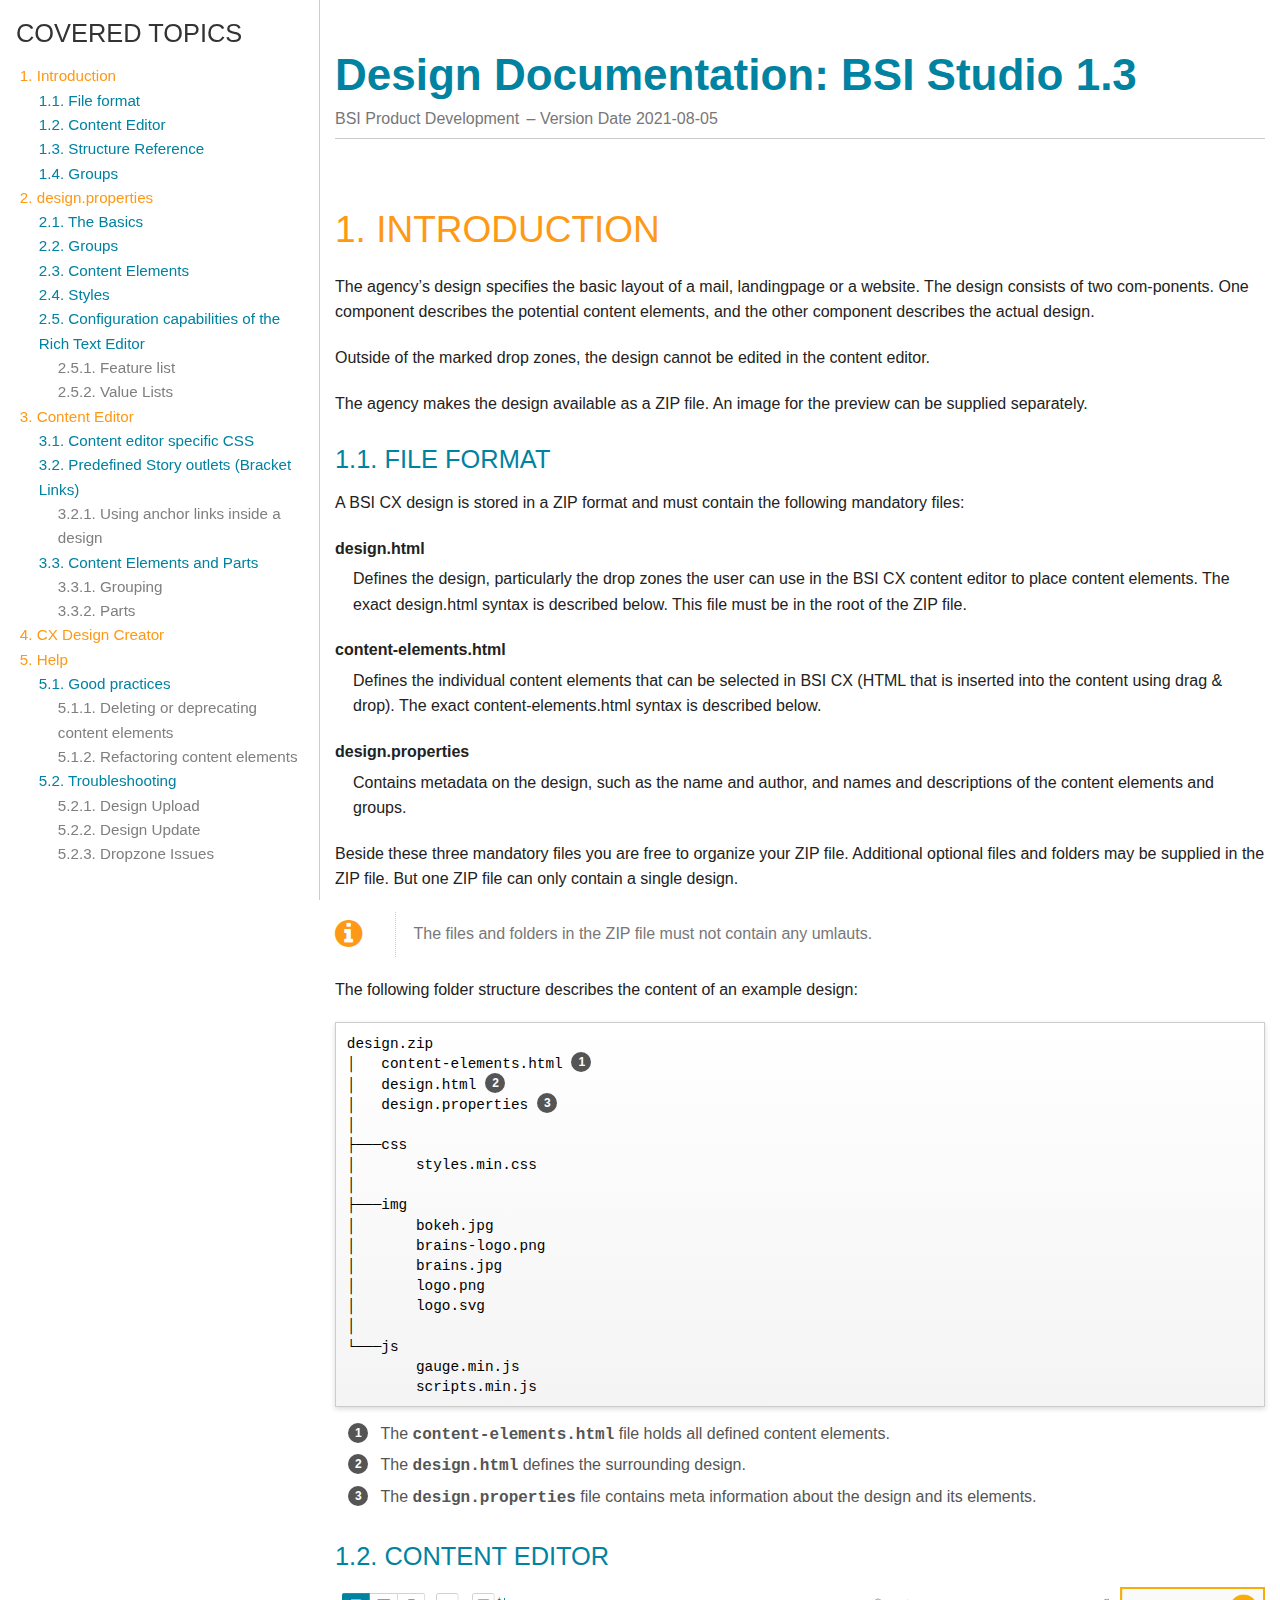
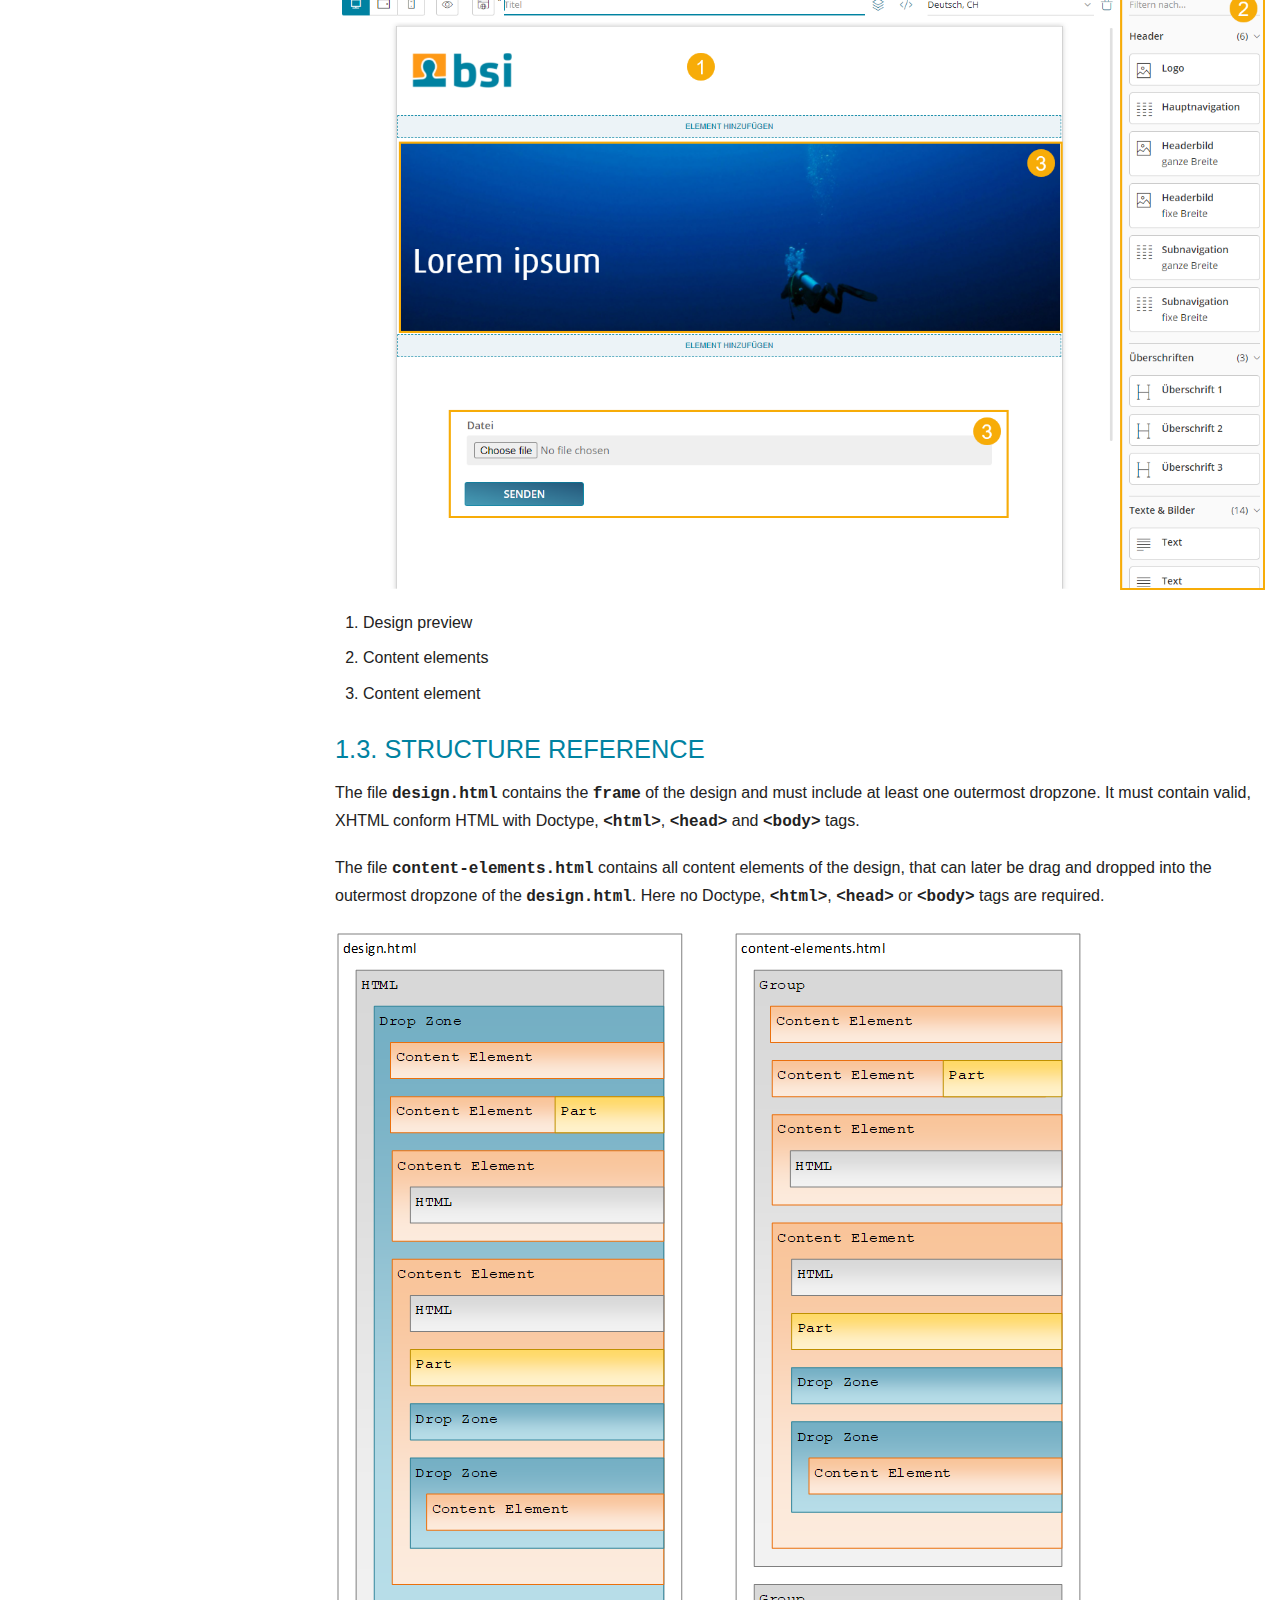
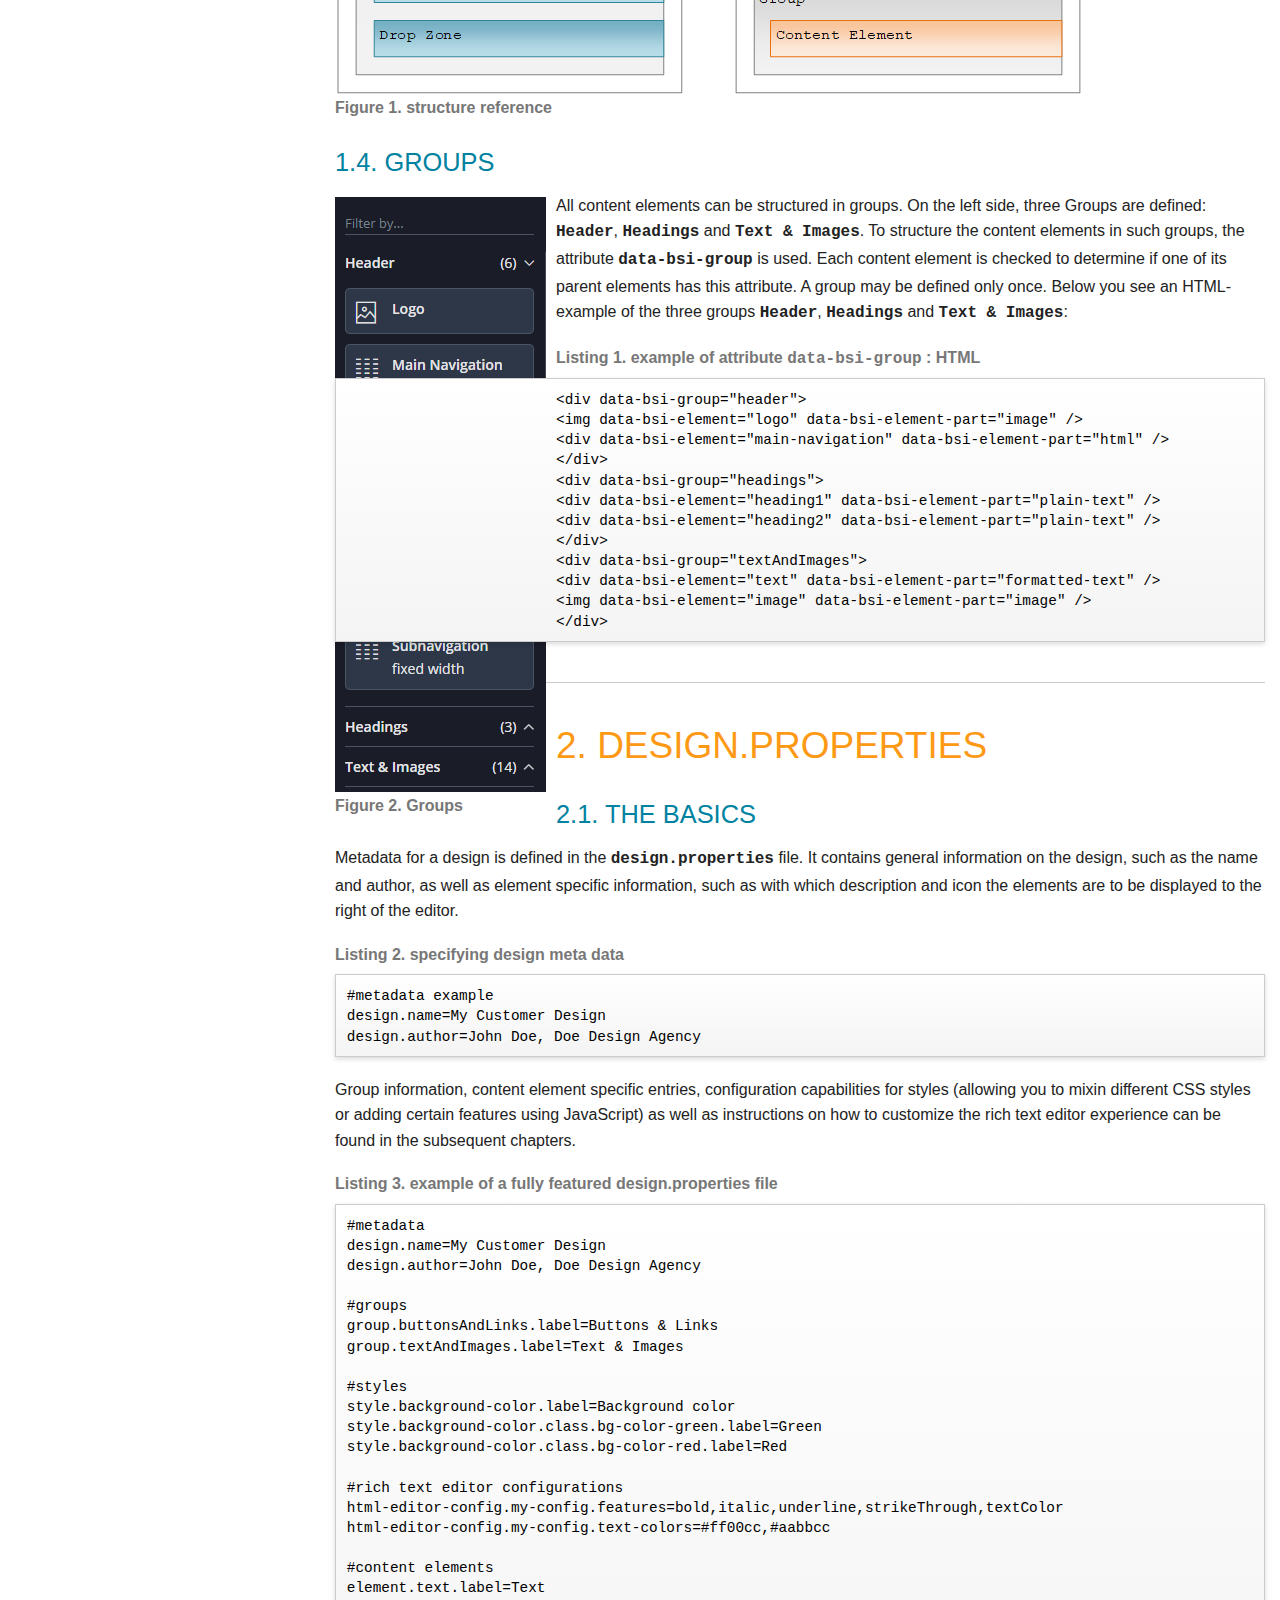
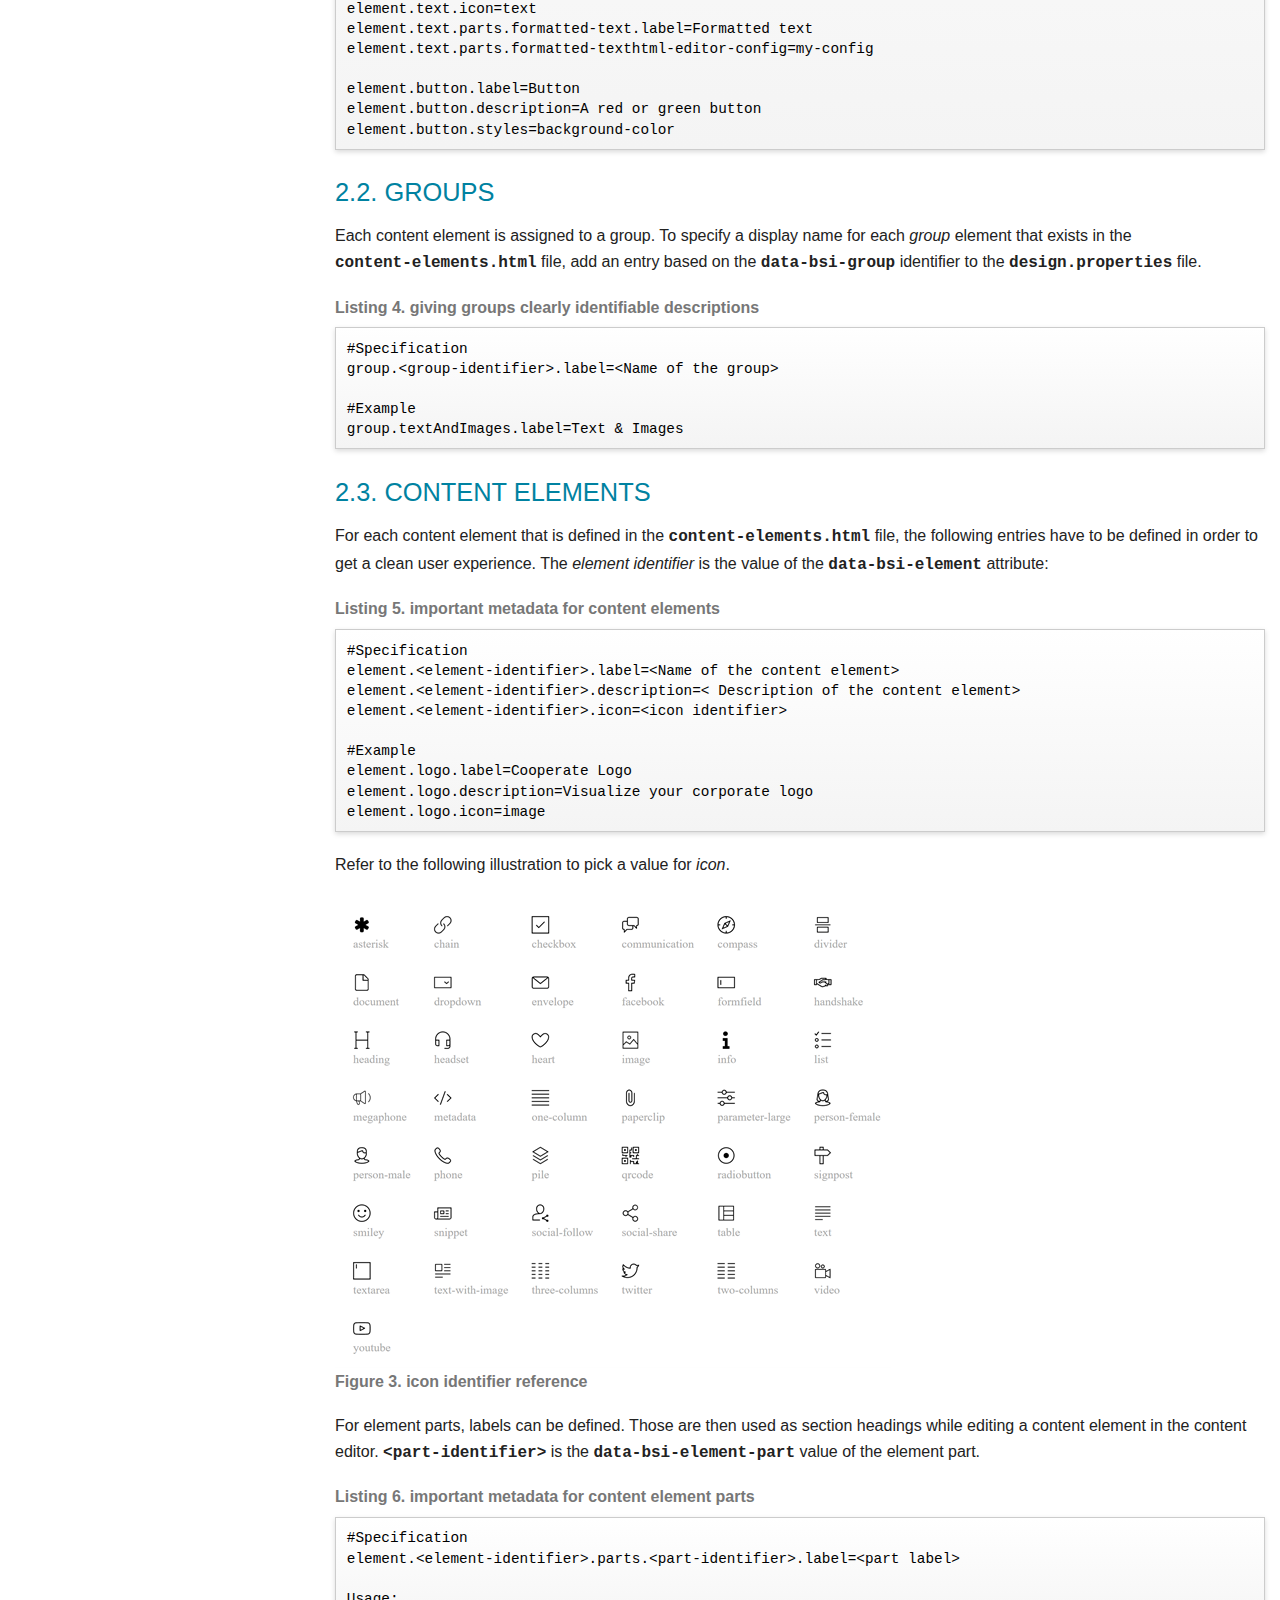
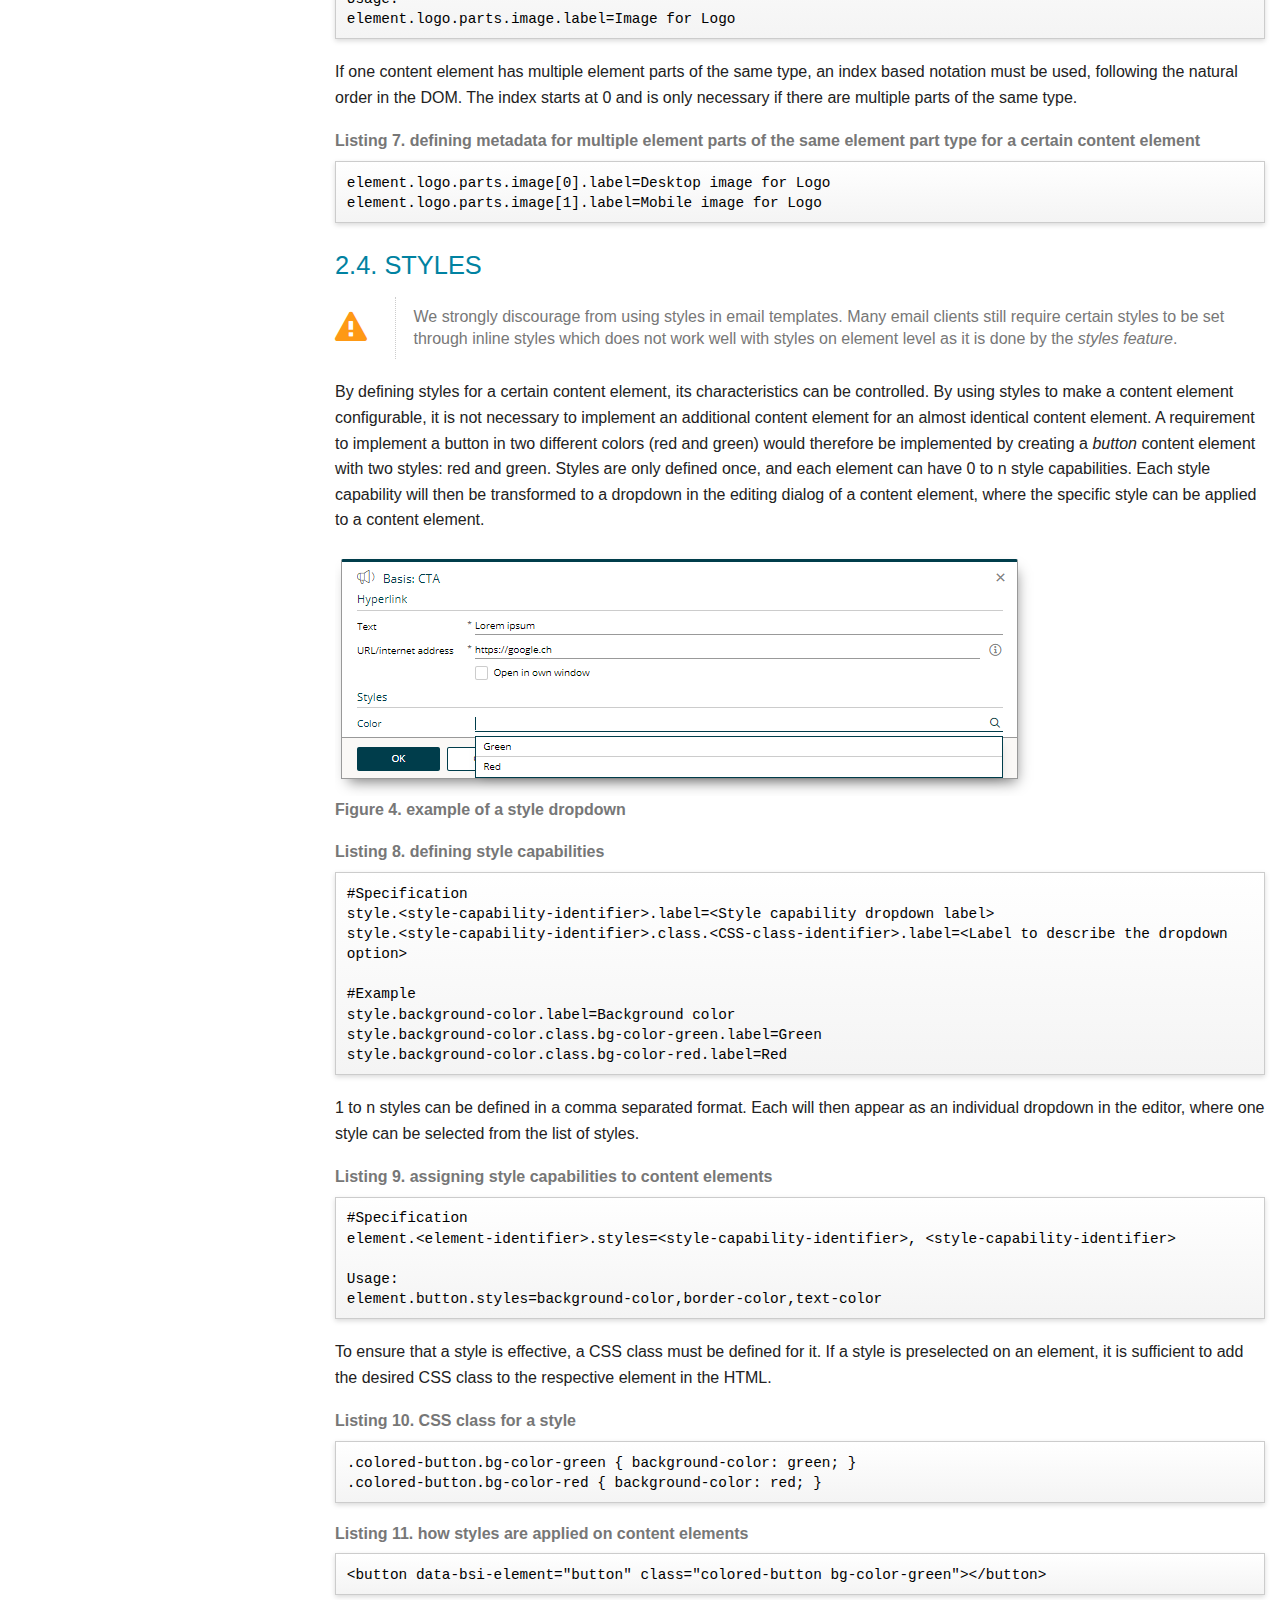
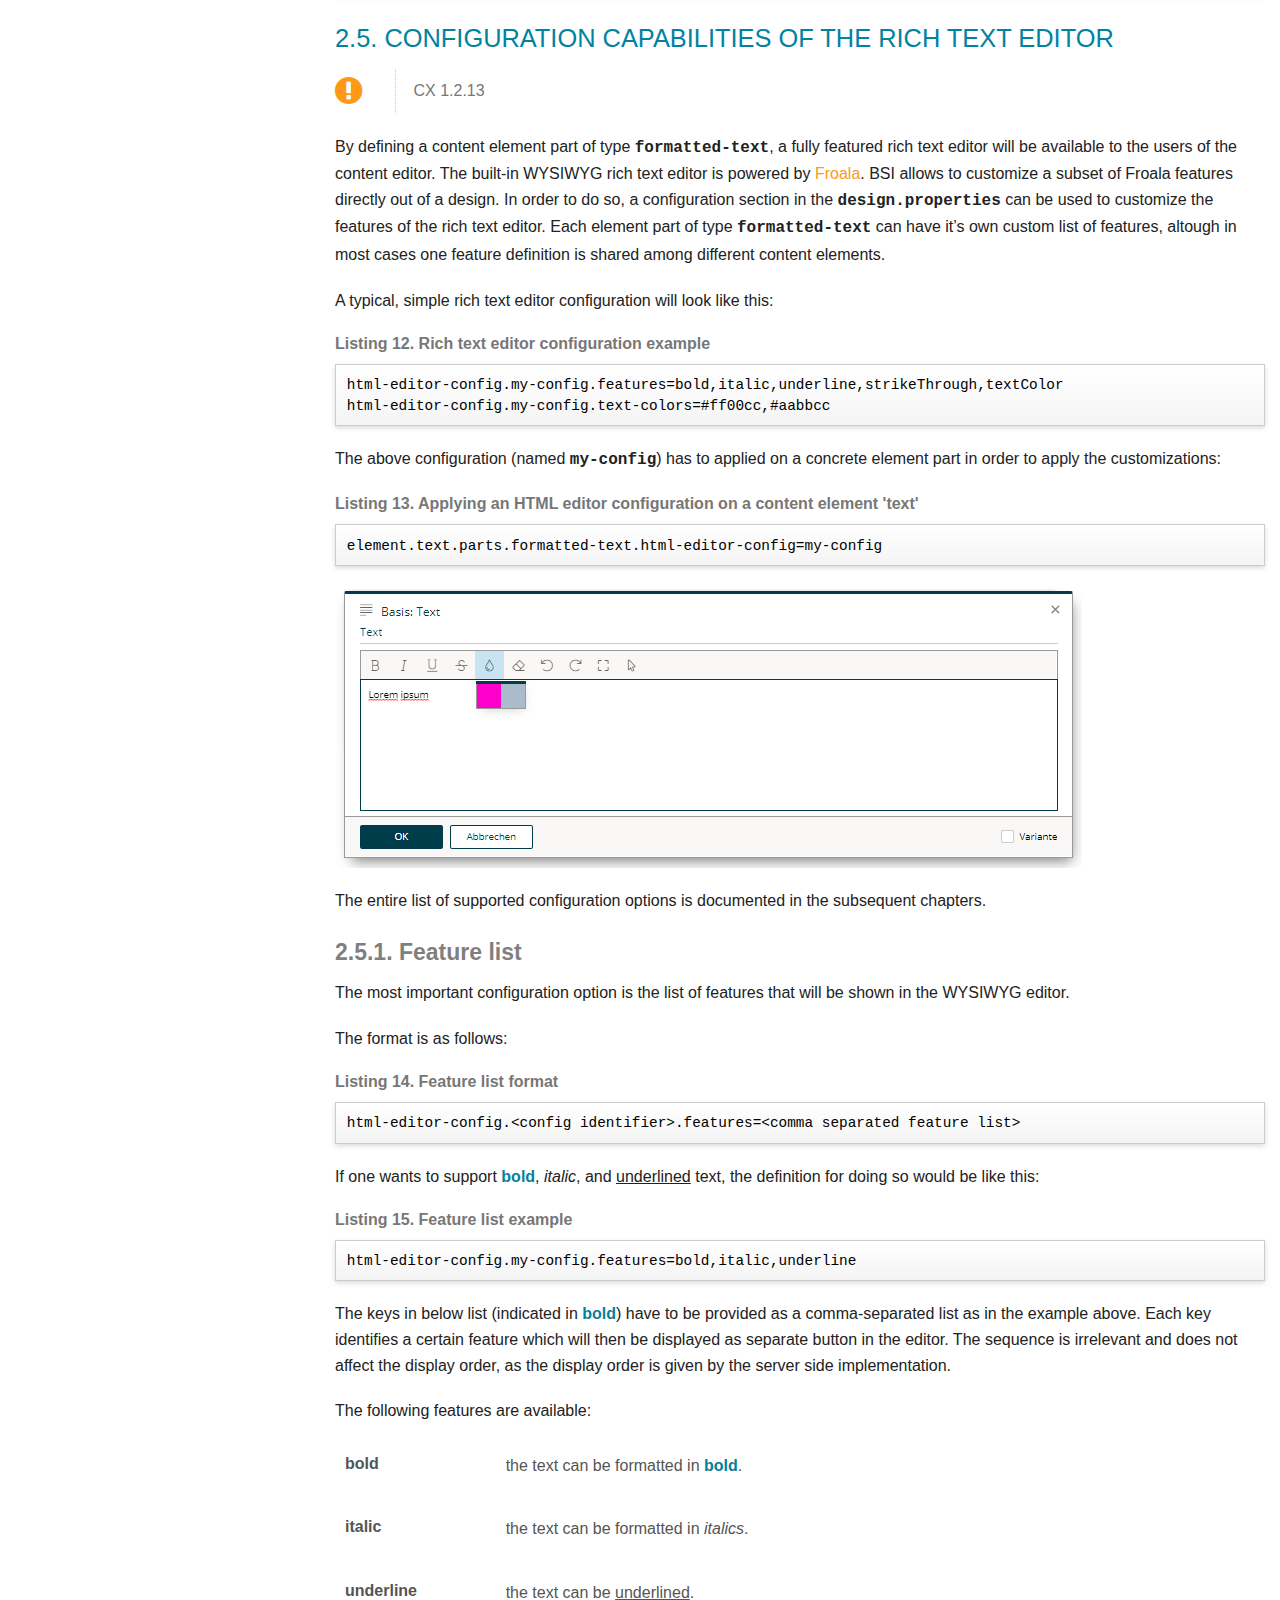
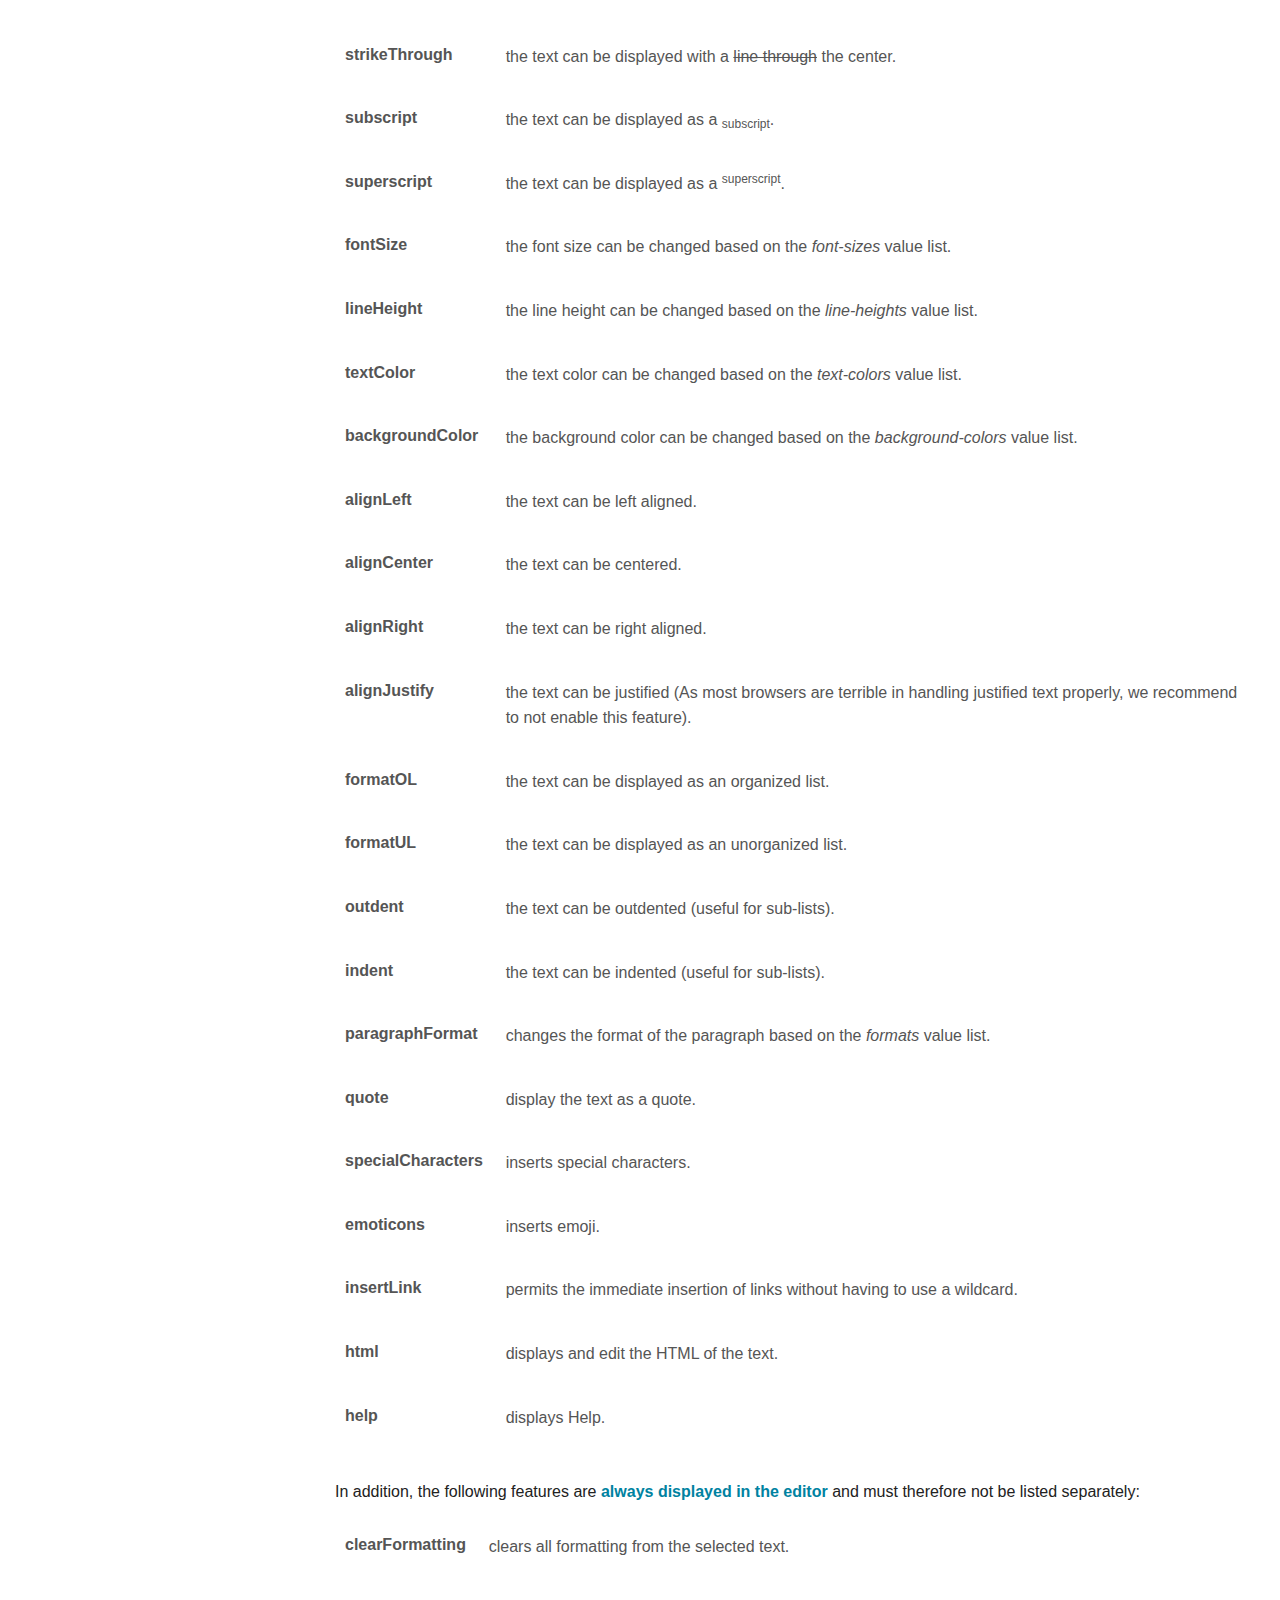
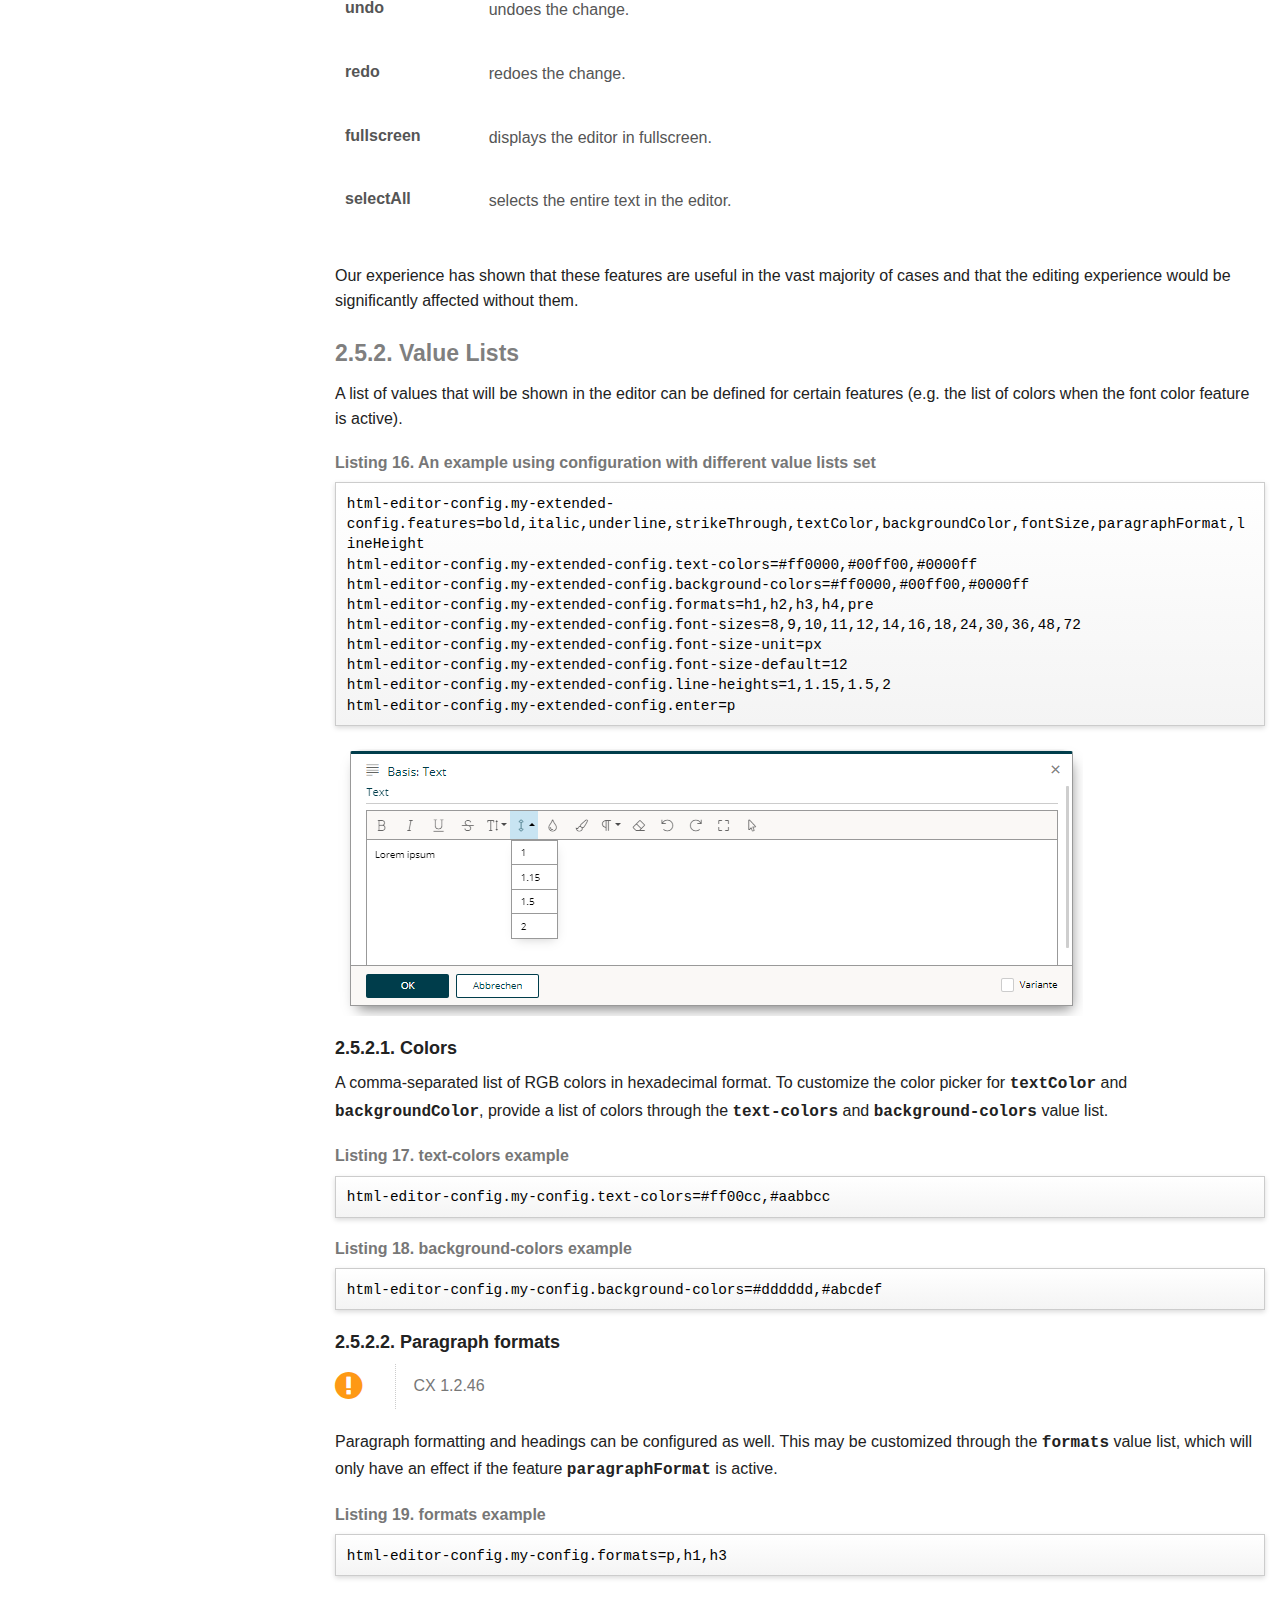
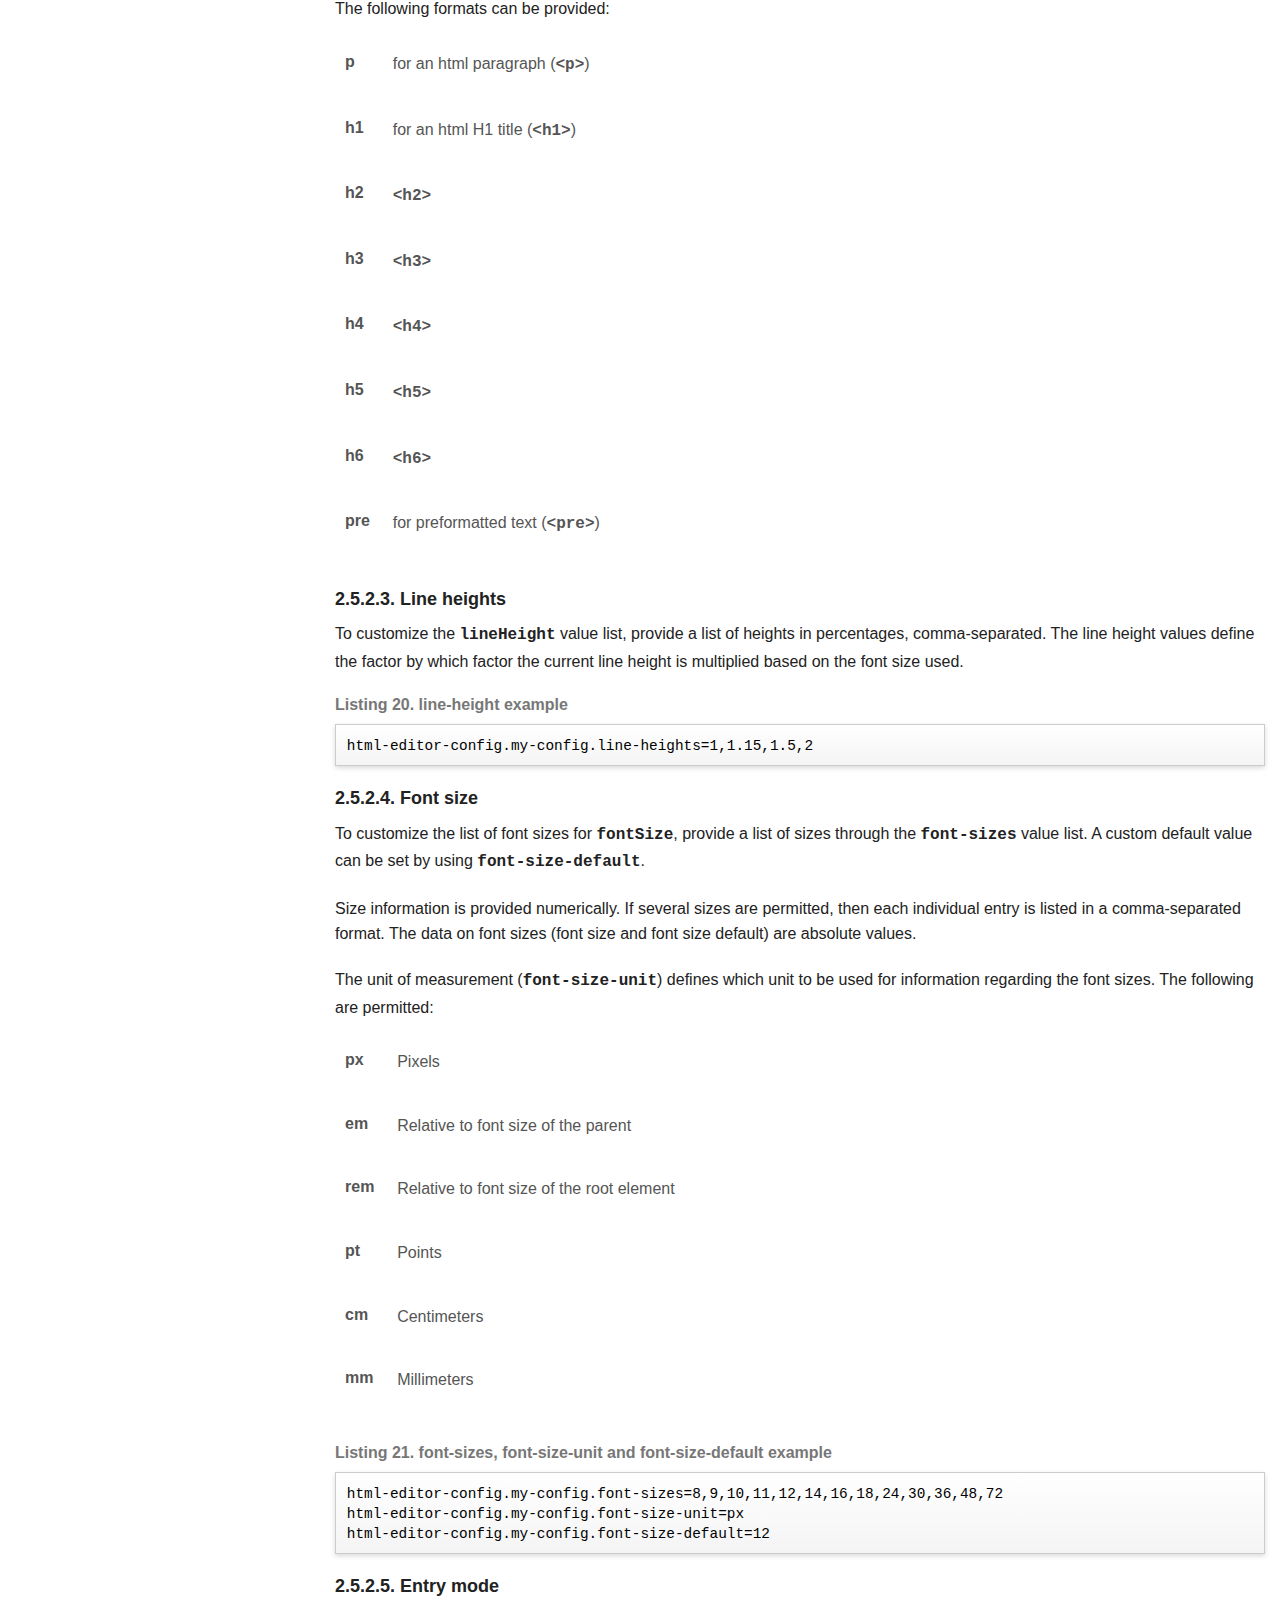
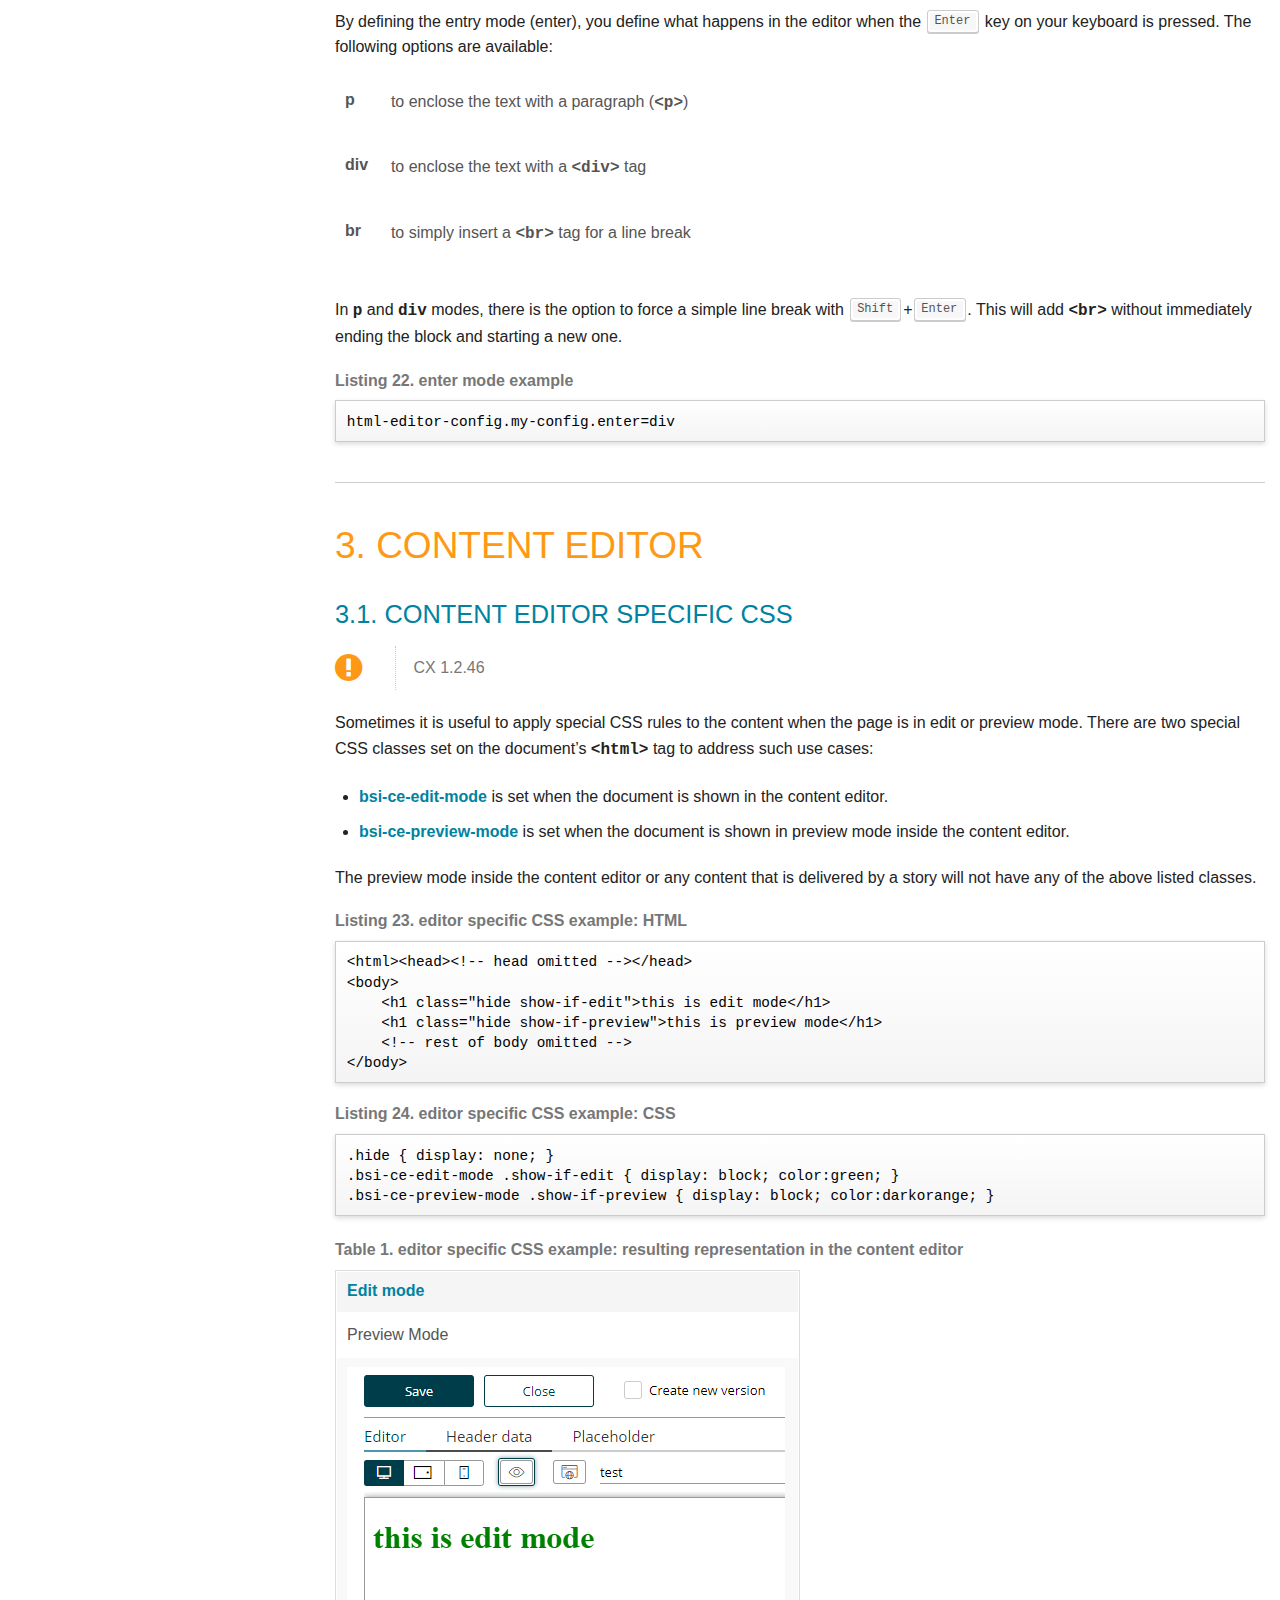
<file: docs/1.3/index.html>
<!DOCTYPE html>
<html lang="en">
<head>
<meta charset="UTF-8">
<meta http-equiv="X-UA-Compatible" content="IE=edge">
<meta name="viewport" content="width=device-width, initial-scale=1.0">
<meta name="generator" content="Asciidoctor 2.0.10">
<meta name="author" content="BSI Product Development">
<title>Design Documentation: BSI Studio 1.3</title>
<style>
/* normalize.css v2.1.1 | MIT License | git.io/normalize */
/* ========================================================================== HTML5 display definitions ========================================================================== */
/** Correct `block` display not defined in IE 8/9. */
article, aside, details, figcaption, figure, footer, header, hgroup, main, nav, section, summary { display: block; }

/** Correct `inline-block` display not defined in IE 8/9. */
audio, canvas, video { display: inline-block; }

/** Prevent modern browsers from displaying `audio` without controls. Remove excess height in iOS 5 devices. */
audio:not([controls]) { display: none; height: 0; }

/** Address styling not present in IE 8/9. */
[hidden] { display: none; }

/* ========================================================================== Base ========================================================================== */
/** 1. Prevent system color scheme's background color being used in Firefox, IE, and Opera. 2. Prevent system color scheme's text color being used in Firefox, IE, and Opera. 3. Set default font family to sans-serif. 4. Prevent iOS text size adjust after orientation change, without disabling user zoom. */
html { background: #fff; /* 1 */ color: #000; /* 2 */ font-family: sans-serif; /* 3 */ -ms-text-size-adjust: 100%; /* 4 */ -webkit-text-size-adjust: 100%; /* 4 */ }

/** Remove default margin. */
body { margin: 0; }

/* ========================================================================== Links ========================================================================== */
/** Address `outline` inconsistency between Chrome and other browsers. */
a:focus { outline: thin dotted; }

/** Improve readability when focused and also mouse hovered in all browsers. */
a:active, a:hover { outline: 0; }

/* ========================================================================== Typography ========================================================================== */
/** Address variable `h1` font-size and margin within `section` and `article` contexts in Firefox 4+, Safari 5, and Chrome. */
h1 { font-size: 2em; margin: 0.67em 0; }

/** Address styling not present in IE 8/9, Safari 5, and Chrome. */
abbr[title] { border-bottom: 1px dotted; }

/** Address style set to `bolder` in Firefox 4+, Safari 5, and Chrome. */
b, strong { font-weight: bold; }

/** Address styling not present in Safari 5 and Chrome. */
dfn { font-style: italic; }

/** Address differences between Firefox and other browsers. */
hr { -moz-box-sizing: content-box; box-sizing: content-box; height: 0; }

/** Address styling not present in IE 8/9. */
mark { background: #ff0; color: #000; }

/** Correct font family set oddly in Safari 5 and Chrome. */
code, kbd, pre, samp { font-family: monospace, serif; font-size: 1em; }

/** Improve readability of pre-formatted text in all browsers. */
pre { white-space: pre-wrap; }

/** Set consistent quote types. */
q { quotes: "\201C" "\201D" "\2018" "\2019"; }

/** Address inconsistent and variable font size in all browsers. */
small { font-size: 80%; }

/** Prevent `sub` and `sup` affecting `line-height` in all browsers. */
sub, sup { font-size: 75%; line-height: 0; position: relative; vertical-align: baseline; }

sup { top: -0.5em; }

sub { bottom: -0.25em; }

/* ========================================================================== Embedded content ========================================================================== */
/** Remove border when inside `a` element in IE 8/9. */
img { border: 0; }

/** Correct overflow displayed oddly in IE 9. */
svg:not(:root) { overflow: hidden; }

/* ========================================================================== Figures ========================================================================== */
/** Address margin not present in IE 8/9 and Safari 5. */
figure { margin: 0; }

/* ========================================================================== Forms ========================================================================== */
/** Define consistent border, margin, and padding. */
fieldset { border: 1px solid #c0c0c0; margin: 0 2px; padding: 0.35em 0.625em 0.75em; }

/** 1. Correct `color` not being inherited in IE 8/9. 2. Remove padding so people aren't caught out if they zero out fieldsets. */
legend { border: 0; /* 1 */ padding: 0; /* 2 */ }

/** 1. Correct font family not being inherited in all browsers. 2. Correct font size not being inherited in all browsers. 3. Address margins set differently in Firefox 4+, Safari 5, and Chrome. */
button, input, select, textarea { font-family: inherit; /* 1 */ font-size: 100%; /* 2 */ margin: 0; /* 3 */ }

/** Address Firefox 4+ setting `line-height` on `input` using `!important` in the UA stylesheet. */
button, input { line-height: normal; }

/** Address inconsistent `text-transform` inheritance for `button` and `select`. All other form control elements do not inherit `text-transform` values. Correct `button` style inheritance in Chrome, Safari 5+, and IE 8+. Correct `select` style inheritance in Firefox 4+ and Opera. */
button, select { text-transform: none; }

/** 1. Avoid the WebKit bug in Android 4.0.* where (2) destroys native `audio` and `video` controls. 2. Correct inability to style clickable `input` types in iOS. 3. Improve usability and consistency of cursor style between image-type `input` and others. */
button, html input[type="button"], input[type="reset"], input[type="submit"] { -webkit-appearance: button; /* 2 */ cursor: pointer; /* 3 */ }

/** Re-set default cursor for disabled elements. */
button[disabled], html input[disabled] { cursor: default; }

/** 1. Address box sizing set to `content-box` in IE 8/9. 2. Remove excess padding in IE 8/9. */
input[type="checkbox"], input[type="radio"] { box-sizing: border-box; /* 1 */ padding: 0; /* 2 */ }

/** 1. Address `appearance` set to `searchfield` in Safari 5 and Chrome. 2. Address `box-sizing` set to `border-box` in Safari 5 and Chrome (include `-moz` to future-proof). */
input[type="search"] { -webkit-appearance: textfield; /* 1 */ -moz-box-sizing: content-box; -webkit-box-sizing: content-box; /* 2 */ box-sizing: content-box; }

/** Remove inner padding and search cancel button in Safari 5 and Chrome on OS X. */
input[type="search"]::-webkit-search-cancel-button, input[type="search"]::-webkit-search-decoration { -webkit-appearance: none; }

/** Remove inner padding and border in Firefox 4+. */
button::-moz-focus-inner, input::-moz-focus-inner { border: 0; padding: 0; }

/** 1. Remove default vertical scrollbar in IE 8/9. 2. Improve readability and alignment in all browsers. */
textarea { overflow: auto; /* 1 */ vertical-align: top; /* 2 */ }

/* ========================================================================== Tables ========================================================================== */
/** Remove most spacing between table cells. */
table { border-collapse: collapse; border-spacing: 0; }

*, *:before, *:after { -moz-box-sizing: border-box; -webkit-box-sizing: border-box; box-sizing: border-box; }

html, body { font-size: 100%; }

body { background: white; color: #222222; padding: 0; margin: 0; font-family: "Helvetica Neue", "Helvetica", Helvetica, Arial, sans-serif; font-weight: normal; font-style: normal; line-height: 1; position: relative; cursor: auto; }

a:hover { cursor: pointer; }

a:focus { outline: none; }

img, object, embed { max-width: 100%; height: auto; }

object, embed { height: 100%; }

img { -ms-interpolation-mode: bicubic; }

#map_canvas img, #map_canvas embed, #map_canvas object, .map_canvas img, .map_canvas embed, .map_canvas object { max-width: none !important; }

.left { float: left !important; }

.right { float: right !important; }

.text-left { text-align: left !important; }

.text-right { text-align: right !important; }

.text-center { text-align: center !important; }

.text-justify { text-align: justify !important; }

.hide { display: none; }

.antialiased, body { -webkit-font-smoothing: antialiased; }

img { display: inline-block; vertical-align: middle; }

textarea { height: auto; min-height: 50px; }

select { width: 100%; }

p.lead, .paragraph.lead > p, #preamble > .sectionbody > .paragraph:first-of-type p { font-size: 1.21875em; line-height: 1.6; }

.subheader, #content #toctitle, .admonitionblock td.content > .title, .exampleblock > .title, .imageblock > .title, .videoblock > .title, .listingblock > .title, .literalblock > .title, .openblock > .title, .paragraph > .title, .quoteblock > .title, .sidebarblock > .title, .tableblock > .title, .verseblock > .title, .dlist > .title, .olist > .title, .ulist > .title, .qlist > .title, .hdlist > .title, .tableblock > caption { line-height: 1.4; color: #777777; font-weight: 300; margin-top: 0.2em; margin-bottom: 0.5em; }

/* Typography resets */
div, dl, dt, dd, ul, ol, li, h1, h2, h3, #toctitle, .sidebarblock > .content > .title, h4, h5, h6, pre, form, p, blockquote, th, td { margin: 0; padding: 0; direction: ltr; }

/* Default Link Styles */
a { color: #FE9915; text-decoration: none; line-height: inherit; }
a:hover, a:focus { color: #FE9915; }
a img { border: none; }

/* Default paragraph styles */
p { font-family: inherit; font-weight: normal; font-size: 1em; line-height: 1.6; margin-bottom: 1.25em; text-rendering: optimizeLegibility; }
p aside { font-size: 0.875em; line-height: 1.35; font-style: italic; }

/* Default header styles */
h1, h2, h3, #toctitle, .sidebarblock > .content > .title, h4, h5, h6 { font-family: "Helvetica Neue", "Helvetica", Helvetica, Arial, sans-serif; font-weight: normal; font-style: normal; text-rendering: optimizeLegibility; margin-top: 1em; margin-bottom: 0.5em; line-height: 1.2125em; }
h1 small, h2 small, h3 small, #toctitle small, .sidebarblock > .content > .title small, h4 small, h5 small, h6 small { font-size: 60%; color: gray; line-height: 0; }

h1 { font-size: 2.125em; color: #0082A1; }

h2 { font-size: 1.6875em; text-transform: uppercase; color: #FE9915; }
h2 a, h2 a:hover, div#toc.toc2 ul a { color: #FE9915; }

h3, #toctitle, .sidebarblock > .content > .title { font-size: 1.375em; text-transform: uppercase; color: #0082A1; }
h3 a, h3 a:hover, div#toc.toc2 ul ul a{ color: #0082A1; }

h4 { font-size: 1.125em; color: #7F7F7F; font-weight: bold; }
h4 a, h4 a:hover, div#toc.toc2 ul ul ul a { color: #7F7F7F; }

h5 { font-size: 1.125em; font-weight: bold; }
h5 a, h5 a:hover, div#toc.toc2 ul ul ul ul a { color: #000; }

h6 { font-size: 1em; }

hr { border: dotted #cccccc; border-width: 1px 0 0; clear: both; margin: 1.25em 0 1.1875em; height: 0; }

/* Helpful Typography Defaults */
em, i { font-style: italic; line-height: inherit; }

strong, b { font-weight: bold; line-height: inherit; color: #0082A1}

small { font-size: 60%; line-height: inherit; }

code { font-family: Consolas, "Liberation Mono", Courier, monospace; font-weight: bold; }

/* Lists */
ul, ol, dl { font-size: 1em; line-height: 1.6; margin-bottom: 1.25em; list-style-position: outside; font-family: inherit; }

ul, ol { margin-left: 1.5em; }

/* Unordered Lists */
ul li ul, ul li ol { margin-left: 1.25em; margin-bottom: 0; font-size: 1em; /* Override nested font-size change */ }
ul.square li ul, ul.circle li ul, ul.disc li ul { list-style: inherit; }
ul.square { list-style-type: square; }
ul.circle { list-style-type: circle; }
ul.disc { list-style-type: disc; }
ul.no-bullet { list-style: none; }

/* Ordered Lists */
ol li ul, ol li ol { margin-left: 1.25em; margin-bottom: 0; }

/* Definition Lists */
dl dt { margin-bottom: 0.3125em; font-weight: bold; }
dl dd { margin-bottom: 1.25em; }

/* Abbreviations */
abbr, acronym { text-transform: uppercase; font-size: 90%; color: #555555; border-bottom: 1px dotted #dddddd; cursor: help; }

abbr { text-transform: none; }

/* Blockquotes */
blockquote { margin: 0 0 1.25em; padding: 0.5625em 1.25em 0 1.1875em; border-left: 1px solid #efefef; }
blockquote cite { display: block; font-size: 0.8125em; color: #5e5e5e; }
blockquote cite:before { content: "\2014 \0020"; }
blockquote cite a, blockquote cite a:visited { color: #5e5e5e; }

blockquote, blockquote p { line-height: 1.6; color: #777777; }

/* Microformats */
.vcard { display: inline-block; margin: 0 0 1.25em 0; border: 1px solid #dddddd; padding: 0.625em 0.75em; }
.vcard li { margin: 0; display: block; }
.vcard .fn { font-weight: bold; font-size: 0.9375em; }

.vevent .summary { font-weight: bold; }
.vevent abbr { cursor: auto; text-decoration: none; font-weight: bold; border: none; padding: 0 0.0625em; }

@media only screen and (min-width: 768px) { h1, h2, h3, #toctitle, .sidebarblock > .content > .title, h4, h5, h6 { line-height: 1.4; }
  h1 { font-size: 2.75em; }
  h2 { font-size: 2.3125em; }
  h3, #toctitle, .sidebarblock > .content > .title { font-size: 1.5875em; }
  h4 { font-size: 1.4375em; } }
/* Print styles.  Inlined to avoid required HTTP connection: www.phpied.com/delay-loading-your-print-css/ Credit to Paul Irish and HTML5 Boilerplate (html5boilerplate.com)
*/
.print-only { display: none !important; }

@media print { * { background: transparent !important; color: #000 !important; /* Black prints faster: h5bp.com/s */ box-shadow: none !important; text-shadow: none !important; }
  a, a:visited { text-decoration: underline; }
  a[href]:after { content: " (" attr(href) ")"; }
  abbr[title]:after { content: " (" attr(title) ")"; }
  .ir a:after, a[href^="javascript:"]:after, a[href^="#"]:after { content: ""; }
  pre, blockquote { border: 1px solid #999; page-break-inside: avoid; }
  thead { display: table-header-group; /* h5bp.com/t */ }
  tr, img { page-break-inside: avoid; }
  img { max-width: 100% !important; }
  @page { margin: 0.5cm; }
  p, h2, h3, #toctitle, .sidebarblock > .content > .title { orphans: 3; widows: 3; }
  h2, h3, #toctitle, .sidebarblock > .content > .title { page-break-after: avoid; }
  .hide-on-print { display: none !important; }
  .print-only { display: block !important; }
  .hide-for-print { display: none !important; }
  .show-for-print { display: inherit !important; } }
/* Tables */
table { background: white; margin-bottom: 1.25em; border: solid 1px #dddddd; }
table thead, table tfoot { background: whitesmoke; font-weight: normal; }
table thead tr th, table thead tr td, table tfoot tr th, table tfoot tr td { padding: 0.5em 0.625em 0.625em; font-size: inherit; color: #333333; text-align: left; }
table tr th, table tr td { padding: 0.5625em 0.625em; font-size: inherit; color: #555555; }
table thead tr th, table tr th {color: #0082A1; font-weight: bold}
table tr.even, table tr.alt, table tr:nth-of-type(even) { background: #f9f9f9; }
table thead tr th, table tfoot tr th, table tbody tr td, table tr td, table tfoot tr td { display: table-cell; line-height: 1.4; }

.clearfix:before, .clearfix:after, .float-group:before, .float-group:after { content: " "; display: table; }
.clearfix:after, .float-group:after { clear: both; }

*:not(pre) > code { font-size: inherit; padding: 0; white-space: nowrap; background-color: inherit; border: 0 solid #dddddd; -webkit-border-radius: 0; border-radius: 0; text-shadow: none; }

pre, pre > code { line-height: 1.4; color: black; font-family: monospace, serif; font-weight: normal; }

kbd.keyseq { color: #888888; }

kbd:not(.keyseq) { display: inline-block; color: #555555; font-size: 0.75em; line-height: 1.4; background-color: #F7F7F7; border: 1px solid #ccc; -webkit-border-radius: 3px; border-radius: 3px; -webkit-box-shadow: 0 1px 0 rgba(0, 0, 0, 0.2), 0 0 0 2px white inset; box-shadow: 0 1px 0 rgba(0, 0, 0, 0.2), 0 0 0 2px white inset; margin: -0.15em 0.15em 0 0.15em; padding: 0.2em 0.6em 0.2em 0.5em; vertical-align: middle; white-space: nowrap; }

kbd kbd:first-child { margin-left: 0; }

kbd kbd:last-child { margin-right: 0; }

.menuseq, .menu { color: #3b3b3b; }

#header, #content, #footnotes, #footer { width: 100%; margin-left: auto; margin-right: auto; margin-top: 0; margin-bottom: 0; max-width: 62.5em; *zoom: 1; position: relative; padding-left: 0.9375em; padding-right: 0.9375em; }
#header:before, #header:after, #content:before, #content:after, #footnotes:before, #footnotes:after, #footer:before, #footer:after { content: " "; display: table; }
#header:after, #content:after, #footnotes:after, #footer:after { clear: both; }

#header { margin-bottom: 2.5em; }
#header > h1 { font-weight: bold; border-bottom: 1px dotted #cccccc; margin-bottom: -28px; padding-bottom: 32px; }
#header span { color: #777777; }
#header #revnumber { text-transform: capitalize; }
#header br { display: none; }
#header br + span { padding-left: 3px; }
#header br + span:before { content: "\2013 \0020"; }
#header br + span.author { padding-left: 0; }
#header br + span.author:before { content: ", "; }

#toc { border-bottom: 1px solid #cccccc; padding-bottom: 1.25em; }
#toc > ul { margin-left: 0.25em; }
#toc ul.sectlevel0 > li > a { font-style: italic; }
#toc ul.sectlevel0 ul.sectlevel1 { margin-left: 0; margin-top: 0.5em; margin-bottom: 0.5em; }
#toc ul { list-style-type: none; }

#toctitle { color: #777777; }

@media only screen and (min-width: 1280px) { body.toc2 { padding-left: 20em; }
  #toc.toc2 { position: fixed; width: 20em; left: 0; top: 0; border-right: 1px solid #cccccc; border-bottom: 0; z-index: 1000; padding: 1em; height: 100%; overflow: auto; }
  #toc.toc2 #toctitle { margin-top: 0; }
  #toc.toc2 > ul { font-size: .95em; }
  #toc.toc2 ul ul { margin-left: 0; padding-left: 1.25em; }
  #toc.toc2 ul.sectlevel0 ul.sectlevel1 { padding-left: 0; margin-top: 0.5em; margin-bottom: 0.5em; }
  body.toc2.toc-right { padding-left: 0; padding-right: 20em; }
  body.toc2.toc-right #toc.toc2 { border-right: 0; border-left: 1px solid #cccccc; left: auto; right: 0; } }
#content #toc { border-style: solid; border-width: 1px; border-color: #d9d9d9; margin-bottom: 1.25em; padding: 1.25em; background: #f2f2f2; border-width: 0; -webkit-border-radius: 0; border-radius: 0; }
#content #toc > :first-child { margin-top: 0; }
#content #toc > :last-child { margin-bottom: 0; }
#content #toc a { text-decoration: none; }

#content #toctitle { font-weight: bold; font-family: "Helvetica Neue", "Helvetica", Helvetica, Arial, sans-serif; font-size: 1em; padding-left: 0.125em; }

#footer { max-width: 100%; background-color: #272727; padding: 1.25em; }

#footer-text { color: #bcbcbc; line-height: 1.44; }

.sect1 { padding-bottom: 1.25em; }

.sect1 + .sect1 { border-top: 1px solid #cccccc; }

#content h1 > a.anchor, h2 > a.anchor, h3 > a.anchor, #toctitle > a.anchor, .sidebarblock > .content > .title > a.anchor, h4 > a.anchor, h5 > a.anchor, h6 > a.anchor { position: absolute; width: 1em; margin-left: -1em; display: block; text-decoration: none; visibility: hidden; text-align: center; font-weight: normal; }
#content h1 > a.anchor:before, h2 > a.anchor:before, h3 > a.anchor:before, #toctitle > a.anchor:before, .sidebarblock > .content > .title > a.anchor:before, h4 > a.anchor:before, h5 > a.anchor:before, h6 > a.anchor:before { content: '\00A7'; font-size: .85em; vertical-align: text-top; display: block; margin-top: 0.05em; }
#content h1:hover > a.anchor, #content h1 > a.anchor:hover, h2:hover > a.anchor, h2 > a.anchor:hover, h3:hover > a.anchor, #toctitle:hover > a.anchor, .sidebarblock > .content > .title:hover > a.anchor, h3 > a.anchor:hover, #toctitle > a.anchor:hover, .sidebarblock > .content > .title > a.anchor:hover, h4:hover > a.anchor, h4 > a.anchor:hover, h5:hover > a.anchor, h5 > a.anchor:hover, h6:hover > a.anchor, h6 > a.anchor:hover { visibility: visible; }
#content h1 > a.link, h2 > a.link, h3 > a.link, #toctitle > a.link, .sidebarblock > .content > .title > a.link, h4 > a.link, h5 > a.link, h6 > a.link { color: #333333; text-decoration: none; }
#content h1 > a.link:hover, h2 > a.link:hover, h3 > a.link:hover, #toctitle > a.link:hover, .sidebarblock > .content > .title > a.link:hover, h4 > a.link:hover, h5 > a.link:hover, h6 > a.link:hover { color: #262626; }

.imageblock, .literalblock, .listingblock, .verseblock, .videoblock { margin-bottom: 1.25em; }

.admonitionblock td.content > .title, .exampleblock > .title, .imageblock > .title, .videoblock > .title, .listingblock > .title, .literalblock > .title, .openblock > .title, .paragraph > .title, .quoteblock > .title, .sidebarblock > .title, .tableblock > .title, .verseblock > .title, .dlist > .title, .olist > .title, .ulist > .title, .qlist > .title, .hdlist > .title { text-align: left; font-weight: bold; }

.tableblock > caption { text-align: left; font-weight: bold; white-space: nowrap; overflow: visible; max-width: 0; }

table.tableblock #preamble > .sectionbody > .paragraph:first-of-type p { font-size: inherit; }

.admonitionblock > table { border: 0; background: none; width: 100%; }
.admonitionblock > table td.icon { font-size:2em; padding: 0px; text-align: left; width: 60px; }
.admonitionblock > table td.icon img { max-width: none; }
.admonitionblock > table td.icon .title { font-weight: bold; text-transform: uppercase; }
.admonitionblock > table td.content { padding-left: 1.125em; padding-right: 1.25em; border-left: 1px dotted #cccccc; color: #777777; }
.admonitionblock > table td.content > :last-child > :last-child { margin-bottom: 0; }

.exampleblock > .content { border-style: solid; border-width: 1px; border-color: #e6e6e6; margin-bottom: 1.25em; padding: 1.25em; background: white; -webkit-border-radius: 0; border-radius: 0; }
.exampleblock > .content > :first-child { margin-top: 0; }
.exampleblock > .content > :last-child { margin-bottom: 0; }
.exampleblock > .content h1, .exampleblock > .content h2, .exampleblock > .content h3, .exampleblock > .content #toctitle, .sidebarblock.exampleblock > .content > .title, .exampleblock > .content h4, .exampleblock > .content h5, .exampleblock > .content h6, .exampleblock > .content p { color: #555555; }
.exampleblock > .content h1, .exampleblock > .content h2, .exampleblock > .content h3, .exampleblock > .content #toctitle, .sidebarblock.exampleblock > .content > .title, .exampleblock > .content h4, .exampleblock > .content h5, .exampleblock > .content h6 { line-height: 1; margin-bottom: 0.625em; }
.exampleblock > .content h1.subheader, .exampleblock > .content h2.subheader, .exampleblock > .content h3.subheader, .exampleblock > .content .subheader#toctitle, .sidebarblock.exampleblock > .content > .subheader.title, .exampleblock > .content h4.subheader, .exampleblock > .content h5.subheader, .exampleblock > .content h6.subheader { line-height: 1.4; }

.exampleblock.result > .content { -webkit-box-shadow: 0 1px 8px #d9d9d9; box-shadow: 0 1px 8px #d9d9d9; }

.sidebarblock { border-style: solid; border-width: 1px; border-color: #d9d9d9; margin-bottom: 1.25em; padding: 1.25em; background: #f2f2f2; -webkit-border-radius: 0; border-radius: 0; }
.sidebarblock > :first-child { margin-top: 0; }
.sidebarblock > :last-child { margin-bottom: 0; }
.sidebarblock h1, .sidebarblock h2, .sidebarblock h3, .sidebarblock #toctitle, .sidebarblock > .content > .title, .sidebarblock h4, .sidebarblock h5, .sidebarblock h6, .sidebarblock p { color: #555555; }
.sidebarblock h1, .sidebarblock h2, .sidebarblock h3, .sidebarblock #toctitle, .sidebarblock > .content > .title, .sidebarblock h4, .sidebarblock h5, .sidebarblock h6 { line-height: 1; margin-bottom: 0.625em; }
.sidebarblock h1.subheader, .sidebarblock h2.subheader, .sidebarblock h3.subheader, .sidebarblock .subheader#toctitle, .sidebarblock > .content > .subheader.title, .sidebarblock h4.subheader, .sidebarblock h5.subheader, .sidebarblock h6.subheader { line-height: 1.4; }
.sidebarblock > .content > .title { color: #777777; margin-top: 0; line-height: 1.6; }

.exampleblock > .content > :last-child > :last-child, .exampleblock > .content .olist > ol > li:last-child > :last-child, .exampleblock > .content .ulist > ul > li:last-child > :last-child, .exampleblock > .content .qlist > ol > li:last-child > :last-child, .sidebarblock > .content > :last-child > :last-child, .sidebarblock > .content .olist > ol > li:last-child > :last-child, .sidebarblock > .content .ulist > ul > li:last-child > :last-child, .sidebarblock > .content .qlist > ol > li:last-child > :last-child { margin-bottom: 0; }

.literalblock > .content pre, .listingblock > .content pre { background: #efefef; border-width: 1px; border-style: solid; border-color: #cccccc; -webkit-border-radius: 0; border-radius: 0; padding: 0.75em 0.75em 0.625em 0.75em; word-wrap: break-word; }
.literalblock > .content pre.nowrap, .listingblock > .content pre.nowrap { overflow-x: auto; white-space: pre; word-wrap: normal; }
.literalblock > .content pre > code, .listingblock > .content pre > code { display: block; }
@media only screen { .literalblock > .content pre, .listingblock > .content pre { font-size: 0.72em; } }
@media only screen and (min-width: 768px) { .literalblock > .content pre, .listingblock > .content pre { font-size: 0.81em; } }
@media only screen and (min-width: 1280px) { .literalblock > .content pre, .listingblock > .content pre { font-size: 0.9em; } }

.listingblock > .content { position: relative; }

.listingblock:hover code[class*=" language-"]:before { text-transform: uppercase; font-size: 0.9em; color: #999; position: absolute; top: 0.375em; right: 0.375em; }

.listingblock:hover code.asciidoc:before { content: "asciidoc"; }
.listingblock:hover code.clojure:before { content: "clojure"; }
.listingblock:hover code.css:before { content: "css"; }
.listingblock:hover code.groovy:before { content: "groovy"; }
.listingblock:hover code.html:before { content: "html"; }
.listingblock:hover code.java:before { content: "java"; }
.listingblock:hover code.javascript:before { content: "javascript"; }
.listingblock:hover code.python:before { content: "python"; }
.listingblock:hover code.ruby:before { content: "ruby"; }
.listingblock:hover code.scss:before { content: "scss"; }
.listingblock:hover code.xml:before { content: "xml"; }
.listingblock:hover code.yaml:before { content: "yaml"; }

.listingblock.terminal pre .command:before { content: attr(data-prompt); padding-right: 0.5em; color: #999; }

.listingblock.terminal pre .command:not([data-prompt]):before { content: '$'; }

table.pyhltable { border: 0; margin-bottom: 0; }

table.pyhltable td { vertical-align: top; padding-top: 0; padding-bottom: 0; }

table.pyhltable td.code { padding-left: .75em; padding-right: 0; }

.highlight.pygments .lineno, table.pyhltable td:not(.code) { color: #999; padding-left: 0; padding-right: .5em; border-right: 1px solid #cccccc; }

.highlight.pygments .lineno { display: inline-block; margin-right: .25em; }

table.pyhltable .linenodiv { background-color: transparent !important; padding-right: 0 !important; }

.quoteblock { margin: 0 0 1.25em; padding: 0.5625em 1.25em 0 1.1875em; border-left: 1px solid #efefef; }
.quoteblock blockquote { margin: 0 0 1.25em 0; padding: 0 0 0.5625em 0; border: 0; }
.quoteblock blockquote > .paragraph:last-child p { margin-bottom: 0; }
.quoteblock .attribution { margin-top: -.25em; padding-bottom: 0.5625em; font-size: 0.8125em; color: #5e5e5e; }
.quoteblock .attribution br { display: none; }
.quoteblock .attribution cite { display: block; margin-bottom: 0.625em; }

table thead th, table tfoot th { font-weight: normal; }

table.tableblock.grid-all { border-collapse: separate; border-spacing: 1px; -webkit-border-radius: 0; border-radius: 0; border-top: 1px solid #dddddd; border-bottom: 1px solid #dddddd; }

table.tableblock.frame-topbot, table.tableblock.frame-none { border-left: 0; border-right: 0; }

table.tableblock.frame-sides, table.tableblock.frame-none { border-top: 0; border-bottom: 0; }

table.tableblock td .paragraph:last-child p, table.tableblock td > p:last-child { margin-bottom: 0; }

th.tableblock.halign-left, td.tableblock.halign-left { text-align: left; }

th.tableblock.halign-right, td.tableblock.halign-right { text-align: right; }

th.tableblock.halign-center, td.tableblock.halign-center { text-align: center; }

th.tableblock.valign-top, td.tableblock.valign-top { vertical-align: top; }

th.tableblock.valign-bottom, td.tableblock.valign-bottom { vertical-align: bottom; }

th.tableblock.valign-middle, td.tableblock.valign-middle { vertical-align: middle; }

p.tableblock.header { color: #333333; font-weight: normal; }

td > div.verse { white-space: pre; }

ol { margin-left: 1.75em; }

ul li ol { margin-left: 1.5em; }

dl dd { margin-left: 1.125em; }

dl dd:last-child, dl dd:last-child > :last-child { margin-bottom: 0; }

ol > li p, ul > li p, ul dd, ol dd, .olist .olist, .ulist .ulist, .ulist .olist, .olist .ulist { margin-bottom: 0.625em; }

ul.unstyled, ol.unnumbered, ul.checklist, ul.none { list-style-type: none; }

ul.unstyled, ol.unnumbered, ul.checklist { margin-left: 0.625em; }

ul.checklist li > p:first-child > i[class^="icon-check"]:first-child, ul.checklist li > p:first-child > input[type="checkbox"]:first-child { margin-right: 0.25em; }

ul.checklist li > p:first-child > input[type="checkbox"]:first-child { position: relative; top: 1px; }

ul.inline { margin: 0 auto 0.625em auto; margin-left: -1.375em; margin-right: 0; padding: 0; list-style: none; overflow: hidden; }
ul.inline > li { list-style: none; float: left; margin-left: 1.375em; display: block; }
ul.inline > li > * { display: block; }

.unstyled dl dt { font-weight: normal; font-style: normal; }

ol.arabic { list-style-type: decimal; }

ol.decimal { list-style-type: decimal-leading-zero; }

ol.loweralpha { list-style-type: lower-alpha; }

ol.upperalpha { list-style-type: upper-alpha; }

ol.lowerroman { list-style-type: lower-roman; }

ol.upperroman { list-style-type: upper-roman; }

ol.lowergreek { list-style-type: lower-greek; }

.hdlist > table, .colist > table { border: 0; background: none; }
.hdlist > table > tbody > tr, .colist > table > tbody > tr { background: none; }

td.hdlist1 { padding-right: .8em; font-weight: bold; }

td.hdlist1, td.hdlist2 { vertical-align: top; }

.literalblock + .colist, .listingblock + .colist { margin-top: -0.5em; }

.colist > table tr > td:first-of-type { padding: 0 .8em; line-height: 1; }
.colist > table tr > td:last-of-type { padding: 0.25em 0; }

.qanda > ol > li > p > em:only-child { color: #cde62c; }

.thumb, .th { line-height: 0; display: inline-block; border: solid 4px white; -webkit-box-shadow: 0 0 0 1px #dddddd; box-shadow: 0 0 0 1px #dddddd; }

.imageblock.left, .imageblock[style*="float: left"] { margin: 0.25em 0.625em 1.25em 0; }
.imageblock.right, .imageblock[style*="float: right"] { margin: 0.25em 0 1.25em 0.625em; }
.imageblock > .title { margin-bottom: 0; }
.imageblock.thumb, .imageblock.th { border-width: 6px; }
.imageblock.thumb > .title, .imageblock.th > .title { padding: 0 0.125em; }

.image.left, .image.right { margin-top: 0.25em; margin-bottom: 0.25em; display: inline-block; line-height: 0; }
.image.left { margin-right: 0.625em; }
.image.right { margin-left: 0.625em; }

a.image { text-decoration: none; }

span.footnote, span.footnoteref { vertical-align: super; font-size: 0.875em; }
span.footnote a, span.footnoteref a { text-decoration: none; }

#footnotes { padding-top: 0.75em; padding-bottom: 0.75em; margin-bottom: 0.625em; }
#footnotes hr { width: 20%; min-width: 6.25em; margin: -.25em 0 .75em 0; border-width: 1px 0 0 0; }
#footnotes .footnote { padding: 0 0.375em; line-height: 1.3; font-size: 0.875em; margin-left: 1.2em; text-indent: -1.2em; margin-bottom: .2em; }
#footnotes .footnote a:first-of-type { font-weight: bold; text-decoration: none; }
#footnotes .footnote:last-of-type { margin-bottom: 0; }

#content #footnotes { margin-top: -0.625em; margin-bottom: 0; padding: 0.75em 0; }

.gist .file-data > table { border: none; background: #fff; width: 100%; margin-bottom: 0; }
.gist .file-data > table td.line-data { width: 99%; }

div.unbreakable { page-break-inside: avoid; }

.big { font-size: larger; }

.small { font-size: smaller; }

.underline { text-decoration: underline; }

.overline { text-decoration: overline; }

.line-through { text-decoration: line-through; }

.aqua { color: #00bfbf; }

.aqua-background { background-color: #00fafa; }

.black { color: black; }

.black-background { background-color: black; }

.blue { color: #0000bf; }

.blue-background { background-color: #0000fa; }

.fuchsia { color: #bf00bf; }

.fuchsia-background { background-color: #fa00fa; }

.gray { color: #606060; }

.gray-background { background-color: #7d7d7d; }

.green { color: #006000; }

.green-background { background-color: #007d00; }

.lime { color: #00bf00; }

.lime-background { background-color: #00fa00; }

.maroon { color: #600000; }

.maroon-background { background-color: #7d0000; }

.navy { color: #000060; }

.navy-background { background-color: #00007d; }

.olive { color: #606000; }

.olive-background { background-color: #7d7d00; }

.purple { color: #600060; }

.purple-background { background-color: #7d007d; }

.red { color: #bf0000; }

.red-background { background-color: #fa0000; }

.silver { color: #909090; }

.silver-background { background-color: #bcbcbc; }

.teal { color: #006060; }

.teal-background { background-color: #007d7d; }

.white { color: #bfbfbf; }

.white-background { background-color: #fafafa; }

.yellow { color: #bfbf00; }

.yellow-background { background-color: #fafa00; }

span.icon > [class^="icon-"], span.icon > [class*=" icon-"] { cursor: default; }

.admonitionblock td.icon [class^="icon-"]:before { font-size: 2.5em; text-shadow: 1px 1px 2px rgba(0, 0, 0, 0.5); cursor: default; }
.admonitionblock td.icon .icon-note:before { content: "\f05a"; color: #FE9915; }
.admonitionblock td.icon .icon-tip:before { content: "\f0eb";color: #FE9915; }
.admonitionblock td.icon .icon-warning:before { content: "\f071"; color: #FE9915; }
.admonitionblock td.icon .icon-caution:before { content: "\f06d"; color: #FE9915; }
.admonitionblock td.icon .icon-important:before { content: "\f06a"; color: #FE9915; }

.conum { display: inline-block; color: white !important; background-color: #555555; -webkit-border-radius: 100px; border-radius: 100px; text-align: center; width: 20px; height: 20px; font-size: 12px; font-weight: bold; line-height: 20px; font-family: Arial, sans-serif; font-style: normal; position: relative; top: -2px; letter-spacing: -1px; }
.conum * { color: white !important; }
.conum + b { display: none; }
.conum:after { content: attr(data-value); }
.conum:not([data-value]):empty { display: none; }

#header > h1 { border-bottom-style: solid; }

#toctitle { color: #333333; }

.listingblock > .content > pre, .literalblock > .content > pre { background: -moz-linear-gradient(top, white 0%, #f4f4f4 100%); background: -webkit-linear-gradient(top, white 0%, #f4f4f4 100%); background: linear-gradient(to bottom, #ffffff 0%, #f4f4f4 100%); -webkit-box-shadow: 0 2px 5px rgba(0, 0, 0, 0.15); box-shadow: 0 2px 5px rgba(0, 0, 0, 0.15); }

.sidebarblock { background: none; border: none; -webkit-box-shadow: 0 0 5px rgba(118, 137, 4, 0.5); box-shadow: 0 0 5px rgba(118, 137, 4, 0.5); }
.sidebarblock > .content > .title { color: #181818; }

</style>
<link rel="stylesheet" href="https://cdnjs.cloudflare.com/ajax/libs/font-awesome/4.7.0/css/font-awesome.min.css">
</head>
<body class="article toc2 toc-left">
<div id="header">
<h1>Design Documentation: BSI Studio 1.3</h1>
<div class="details">
<span id="author" class="author">BSI Product Development</span><br>
<span id="revdate">Version Date 2021-08-05</span>
</div>
<div id="toc" class="toc2">
<div id="toctitle">Covered Topics</div>
<ul class="sectlevel1">
<li><a href="#introduction">1. Introduction</a>
<ul class="sectlevel2">
<li><a href="#file-format">1.1. File format</a></li>
<li><a href="#content-editor">1.2. Content Editor</a></li>
<li><a href="#structure-reference">1.3. Structure Reference</a></li>
<li><a href="#groups">1.4. Groups</a></li>
</ul>
</li>
<li><a href="#design-properties">2. design.properties</a>
<ul class="sectlevel2">
<li><a href="#the-basics">2.1. The Basics</a></li>
<li><a href="#groups-2">2.2. Groups</a></li>
<li><a href="#content-elements">2.3. Content Elements</a></li>
<li><a href="#styles">2.4. Styles</a></li>
<li><a href="#rich-text-editor">2.5. Configuration capabilities of the Rich Text Editor</a>
<ul class="sectlevel3">
<li><a href="#feature-list">2.5.1. Feature list</a></li>
<li><a href="#value-lists">2.5.2. Value Lists</a></li>
</ul>
</li>
</ul>
</li>
<li><a href="#content-editor-2">3. Content Editor</a>
<ul class="sectlevel2">
<li><a href="#content-editor-specific-css">3.1. Content editor specific CSS</a></li>
<li><a href="#predefined-story-outlets-bracket-links">3.2. Predefined Story outlets (Bracket Links)</a>
<ul class="sectlevel3">
<li><a href="#using-anchor-links-inside-a-design">3.2.1. Using anchor links inside a design</a></li>
</ul>
</li>
<li><a href="#content-elements-and-parts">3.3. Content Elements and Parts</a>
<ul class="sectlevel3">
<li><a href="#grouping">3.3.1. Grouping</a></li>
<li><a href="#parts">3.3.2. Parts</a></li>
</ul>
</li>
</ul>
</li>
<li><a href="#cx-design-creator">4. CX Design Creator</a></li>
<li><a href="#help">5. Help</a>
<ul class="sectlevel2">
<li><a href="#good-practices">5.1. Good practices</a>
<ul class="sectlevel3">
<li><a href="#deleting-or-deprecating-content-elements">5.1.1. Deleting or deprecating content elements</a></li>
<li><a href="#refactoring-content-elements">5.1.2. Refactoring content elements</a></li>
</ul>
</li>
<li><a href="#troubleshooting">5.2. Troubleshooting</a>
<ul class="sectlevel3">
<li><a href="#design-upload">5.2.1. Design Upload</a></li>
<li><a href="#design-update">5.2.2. Design Update</a></li>
<li><a href="#dropzone-issues">5.2.3. Dropzone Issues</a></li>
</ul>
</li>
</ul>
</li>
</ul>
</div>
</div>
<div id="content">
<div class="sect1">
<h2 id="introduction"><a class="anchor" href="#introduction"></a>1. Introduction</h2>
<div class="sectionbody">
<div class="paragraph">
<p>The agency’s design specifies the basic layout of a mail, landingpage or a website.
The design consists of two com-ponents.
One component describes the potential content elements, and the other component describes the actual design.</p>
</div>
<div class="paragraph">
<p>Outside of the marked drop zones, the design cannot be edited in the content editor.</p>
</div>
<div class="paragraph">
<p>The agency makes the design available as a ZIP file.
An image for the preview can be supplied separately.</p>
</div>
<div class="sect2">
<h3 id="file-format"><a class="anchor" href="#file-format"></a>1.1. File format</h3>
<div class="paragraph">
<p>A BSI CX design is stored in a ZIP format and must contain the following mandatory files:</p>
</div>
<div class="dlist">
<dl>
<dt class="hdlist1">design.html</dt>
<dd>
<p>Defines the design, particularly the drop zones the user can use in the BSI CX content editor to place content elements.
The exact design.html syntax is described below.
This file must be in the root of the ZIP file.</p>
</dd>
<dt class="hdlist1">content-elements.html</dt>
<dd>
<p>Defines the individual content elements that can be selected in BSI CX (HTML that is inserted into the content using drag &amp; drop).
The exact content-elements.html syntax is described below.</p>
</dd>
<dt class="hdlist1">design.properties</dt>
<dd>
<p>Contains metadata on the design, such as the name and author, and names and descriptions of the content elements and groups.</p>
</dd>
</dl>
</div>
<div class="paragraph">
<p>Beside these three mandatory files you are free to organize your ZIP file.
Additional optional files and folders may be supplied in the ZIP file.
But one ZIP file can only contain a single design.</p>
</div>
<div class="admonitionblock note">
<table>
<tr>
<td class="icon">
<i class="fa icon-note" title="Note"></i>
</td>
<td class="content">
The files and folders in the ZIP file must not contain any umlauts.
</td>
</tr>
</table>
</div>
<div class="paragraph">
<p>The following folder structure describes the content of an example design:</p>
</div>
<div class="listingblock">
<div class="content">
<pre class="highlight"><code class="language-text" data-lang="text">design.zip
│   content-elements.html <i class="conum" data-value="1"></i><b>(1)</b>
│   design.html <i class="conum" data-value="2"></i><b>(2)</b>
│   design.properties <i class="conum" data-value="3"></i><b>(3)</b>
│
├───css
│       styles.min.css
│
├───img
│       bokeh.jpg
│       brains-logo.png
│       brains.jpg
│       logo.png
│       logo.svg
│
└───js
        gauge.min.js
        scripts.min.js</code></pre>
</div>
</div>
<div class="colist arabic">
<table>
<tr>
<td><i class="conum" data-value="1"></i><b>1</b></td>
<td>The <code>content-elements.html</code> file holds all defined content elements.</td>
</tr>
<tr>
<td><i class="conum" data-value="2"></i><b>2</b></td>
<td>The <code>design.html</code> defines the surrounding design.</td>
</tr>
<tr>
<td><i class="conum" data-value="3"></i><b>3</b></td>
<td>The <code>design.properties</code> file contains meta information about the design and its elements.</td>
</tr>
</table>
</div>
</div>
<div class="sect2">
<h3 id="content-editor"><a class="anchor" href="#content-editor"></a>1.2. Content Editor</h3>
<div class="imageblock">
<div class="content">
<img src="./images/content_editor.png" alt="Content Editor">
</div>
</div>
<div class="olist arabic">
<ol class="arabic">
<li>
<p>Design preview</p>
</li>
<li>
<p>Content elements</p>
</li>
<li>
<p>Content element</p>
</li>
</ol>
</div>
</div>
<div class="sect2">
<h3 id="structure-reference"><a class="anchor" href="#structure-reference"></a>1.3. Structure Reference</h3>
<div class="paragraph">
<p>The file <code>design.html</code> contains the <code>frame</code> of the design and must include at least one outermost dropzone.
It must contain valid, XHTML conform HTML with Doctype, <code>&lt;html&gt;</code>, <code>&lt;head&gt;</code> and <code>&lt;body&gt;</code> tags.</p>
</div>
<div class="paragraph">
<p>The file <code>content-elements.html</code> contains all content elements of the design, that can later be drag and dropped into the outermost dropzone of the <code>design.html</code>.
Here no Doctype, <code>&lt;html&gt;</code>, <code>&lt;head&gt;</code> or <code>&lt;body&gt;</code> tags are required.</p>
</div>
<div class="imageblock">
<div class="content">
<img src="./images/structure-reference.png" alt="structure reference">
</div>
<div class="title">Figure 1. structure reference</div>
</div>
</div>
<div class="sect2">
<h3 id="groups"><a class="anchor" href="#groups"></a>1.4. Groups</h3>
<div class="imageblock left">
<div class="content">
<img src="./images/data-bsi-group.png" alt="Groups1">
</div>
<div class="title">Figure 2. Groups</div>
</div>
<div class="paragraph">
<p>All content elements can be structured in groups.
On the left side, three Groups are defined: <code>Header</code>, <code>Headings</code> and <code>Text &amp; Images</code>.
To structure the content elements in such groups, the attribute <code>data-bsi-group</code> is used.
Each content element is checked to determine if one of its parent elements has this attribute.
A group may be defined only once.
Below you see an HTML-example of the three groups <code>Header</code>, <code>Headings</code> and <code>Text &amp; Images</code>:</p>
</div>
<div class="listingblock">
<div class="title">Listing 1. example of attribute <code>data-bsi-group</code> : HTML</div>
<div class="content">
<pre class="highlight"><code class="language-html" data-lang="html">&lt;div data-bsi-group="header"&gt;
&lt;img data-bsi-element="logo" data-bsi-element-part="image" /&gt;
&lt;div data-bsi-element="main-navigation" data-bsi-element-part="html" /&gt;
&lt;/div&gt;
&lt;div data-bsi-group="headings"&gt;
&lt;div data-bsi-element="heading1" data-bsi-element-part="plain-text" /&gt;
&lt;div data-bsi-element="heading2" data-bsi-element-part="plain-text" /&gt;
&lt;/div&gt;
&lt;div data-bsi-group="textAndImages"&gt;
&lt;div data-bsi-element="text" data-bsi-element-part="formatted-text" /&gt;
&lt;img data-bsi-element="image" data-bsi-element-part="image" /&gt;
&lt;/div&gt;</code></pre>
</div>
</div>
</div>
</div>
</div>
<div class="sect1">
<h2 id="design-properties"><a class="anchor" href="#design-properties"></a>2. design.properties</h2>
<div class="sectionbody">
<div class="sect2">
<h3 id="the-basics"><a class="anchor" href="#the-basics"></a>2.1. The Basics</h3>
<div class="paragraph">
<p>Metadata for a design is defined in the <code>design.properties</code> file. It contains general information on the design, such as the name and author, as well as element specific information, such as with which description and icon the elements are to be displayed to the right of the editor.</p>
</div>
<div class="listingblock">
<div class="title">Listing 2. specifying design meta data</div>
<div class="content">
<pre class="highlight"><code>#metadata example
design.name=My Customer Design
design.author=John Doe, Doe Design Agency</code></pre>
</div>
</div>
<div class="paragraph">
<p>Group information, content element specific entries, configuration capabilities for styles (allowing you to mixin different CSS styles or adding certain features using JavaScript) as well as instructions on how to customize the rich text editor experience can be found in the subsequent chapters.</p>
</div>
<div class="listingblock">
<div class="title">Listing 3. example of a fully featured design.properties file</div>
<div class="content">
<pre class="highlight"><code>#metadata
design.name=My Customer Design
design.author=John Doe, Doe Design Agency

#groups
group.buttonsAndLinks.label=Buttons &amp; Links
group.textAndImages.label=Text &amp; Images

#styles
style.background-color.label=Background color
style.background-color.class.bg-color-green.label=Green
style.background-color.class.bg-color-red.label=Red

#rich text editor configurations
html-editor-config.my-config.features=bold,italic,underline,strikeThrough,textColor
html-editor-config.my-config.text-colors=#ff00cc,#aabbcc

#content elements
element.text.label=Text
element.text.icon=text
element.text.parts.formatted-text.label=Formatted text
element.text.parts.formatted-texthtml-editor-config=my-config

element.button.label=Button
element.button.description=A red or green button
element.button.styles=background-color</code></pre>
</div>
</div>
</div>
<div class="sect2">
<h3 id="groups-2"><a class="anchor" href="#groups-2"></a>2.2. Groups</h3>
<div class="paragraph">
<p>Each content element is assigned to a group. To specify a display name for each <em>group</em> element that exists in the <code>content-elements.html</code> file, add an entry based on the <code>data-bsi-group</code> identifier to the <code>design.properties</code> file.</p>
</div>
<div class="listingblock">
<div class="title">Listing 4. giving groups clearly identifiable descriptions</div>
<div class="content">
<pre class="highlight"><code>#Specification
group.&lt;group-identifier&gt;.label=&lt;Name of the group&gt;

#Example
group.textAndImages.label=Text &amp; Images</code></pre>
</div>
</div>
</div>
<div class="sect2">
<h3 id="content-elements"><a class="anchor" href="#content-elements"></a>2.3. Content Elements</h3>
<div class="paragraph">
<p>For each content element that is defined in the <code>content-elements.html</code> file, the following entries have to be defined in order to get a clean user experience. The <em>element identifier</em> is the value of the <code>data-bsi-element</code> attribute:</p>
</div>
<div class="listingblock">
<div class="title">Listing 5. important metadata for content elements</div>
<div class="content">
<pre class="highlight"><code>#Specification
element.&lt;element-identifier&gt;.label=&lt;Name of the content element&gt;
element.&lt;element-identifier&gt;.description=&lt; Description of the content element&gt;
element.&lt;element-identifier&gt;.icon=&lt;icon identifier&gt;

#Example
element.logo.label=Cooperate Logo
element.logo.description=Visualize your corporate logo
element.logo.icon=image</code></pre>
</div>
</div>
<div class="paragraph">
<p>Refer to the following illustration to pick a value for <em>icon</em>.</p>
</div>
<div class="imageblock">
<div class="content">
<img src="./images/image-reference.png" alt="icon identifier reference">
</div>
<div class="title">Figure 3. icon identifier reference</div>
</div>
<div class="paragraph">
<p>For element parts, labels can be defined. Those are then used as section headings while editing a content element in the content editor. <code>&lt;part-identifier&gt;</code> is the <code>data-bsi-element-part</code> value of the element part.</p>
</div>
<div class="listingblock">
<div class="title">Listing 6. important metadata for content element parts</div>
<div class="content">
<pre class="highlight"><code>#Specification
element.&lt;element-identifier&gt;.parts.&lt;part-identifier&gt;.label=&lt;part label&gt;

Usage:
element.logo.parts.image.label=Image for Logo</code></pre>
</div>
</div>
<div class="paragraph">
<p>If one content element has multiple element parts of the same type, an index based notation must be used, following the natural order in the DOM.
The index starts at 0 and is only necessary if there are multiple parts of the same type.</p>
</div>
<div class="listingblock">
<div class="title">Listing 7. defining metadata for multiple element parts of the same element part type for a certain content element</div>
<div class="content">
<pre class="highlight"><code>element.logo.parts.image[0].label=Desktop image for Logo
element.logo.parts.image[1].label=Mobile image for Logo</code></pre>
</div>
</div>
</div>
<div class="sect2">
<h3 id="styles"><a class="anchor" href="#styles"></a>2.4. Styles</h3>
<div class="admonitionblock warning">
<table>
<tr>
<td class="icon">
<i class="fa icon-warning" title="Warning"></i>
</td>
<td class="content">
We strongly discourage from using styles in email templates. Many email clients still require certain styles to be set through inline styles which does not work well with styles on element level as it is done by the <em>styles feature</em>.
</td>
</tr>
</table>
</div>
<div class="paragraph">
<p>By defining styles for a certain content element, its characteristics can be controlled. By using styles to make a content element configurable, it is not necessary to implement an additional content element for an almost identical content element. A requirement to implement a button in two different colors (red and green) would therefore be implemented by creating a <em>button</em> content element with two styles: red and green. Styles are only defined once, and each element can have 0 to n style capabilities. Each style capability will then be transformed to a dropdown in the editing dialog of a content element, where the specific style can be applied to a content element.</p>
</div>
<div class="imageblock">
<div class="content">
<img src="./images/styles-picker.png" alt="styles visualized as dropdown in the content editor">
</div>
<div class="title">Figure 4. example of a style dropdown</div>
</div>
<div class="listingblock">
<div class="title">Listing 8. defining style capabilities</div>
<div class="content">
<pre class="highlight"><code>#Specification
style.&lt;style-capability-identifier&gt;.label=&lt;Style capability dropdown label&gt;
style.&lt;style-capability-identifier&gt;.class.&lt;CSS-class-identifier&gt;.label=&lt;Label to describe the dropdown option&gt;

#Example
style.background-color.label=Background color
style.background-color.class.bg-color-green.label=Green
style.background-color.class.bg-color-red.label=Red</code></pre>
</div>
</div>
<div class="paragraph">
<p>1 to n styles can be defined in a comma separated format. Each will then appear as an individual dropdown in the editor, where one style can be selected from the list of styles.</p>
</div>
<div class="listingblock">
<div class="title">Listing 9. assigning style capabilities to content elements</div>
<div class="content">
<pre class="highlight"><code>#Specification
element.&lt;element-identifier&gt;.styles=&lt;style-capability-identifier&gt;, &lt;style-capability-identifier&gt;

Usage:
element.button.styles=background-color,border-color,text-color</code></pre>
</div>
</div>
<div class="paragraph">
<p>To ensure that a style is effective, a CSS class must be defined for it. If a style is preselected on an element, it is sufficient to add the desired CSS class to the respective element in the HTML.</p>
</div>
<div class="listingblock">
<div class="title">Listing 10. CSS class for a style</div>
<div class="content">
<pre class="highlight"><code class="language-css" data-lang="css">.colored-button.bg-color-green { background-color: green; }
.colored-button.bg-color-red { background-color: red; }</code></pre>
</div>
</div>
<div class="listingblock">
<div class="title">Listing 11. how styles are applied on content elements</div>
<div class="content">
<pre class="highlight"><code class="language-html" data-lang="html">&lt;button data-bsi-element="button" class="colored-button bg-color-green"&gt;&lt;/button&gt;</code></pre>
</div>
</div>
</div>
<div class="sect2">
<h3 id="rich-text-editor"><a class="anchor" href="#rich-text-editor"></a>2.5. Configuration capabilities of the Rich Text Editor</h3>
<div class="admonitionblock important">
<table>
<tr>
<td class="icon">
<i class="fa icon-important" title="Important"></i>
</td>
<td class="content">
CX 1.2.13
</td>
</tr>
</table>
</div>
<div class="paragraph">
<p>By defining a content element part of type <code>formatted-text</code>, a fully featured rich text editor will be available to the users of the content editor. The built-in WYSIWYG rich text editor is powered by <a href="https://froala.com/">Froala</a>. BSI allows to customize a subset of Froala features directly out of a design. In order to do so, a configuration section in the <code>design.properties</code> can be used to customize the features of the rich text editor. Each element part of type <code>formatted-text</code> can have it&#8217;s own custom list of features, altough in most cases one feature definition is shared among different content elements.</p>
</div>
<div class="paragraph">
<p>A typical, simple rich text editor configuration will look like this:</p>
</div>
<div class="listingblock">
<div class="title">Listing 12. Rich text editor configuration example</div>
<div class="content">
<pre class="highlight"><code>html-editor-config.my-config.features=bold,italic,underline,strikeThrough,textColor
html-editor-config.my-config.text-colors=#ff00cc,#aabbcc</code></pre>
</div>
</div>
<div class="paragraph">
<p>The above configuration (named <code>my-config</code>) has to applied on a concrete element part in order to apply the customizations:</p>
</div>
<div class="listingblock">
<div class="title">Listing 13. Applying an HTML editor configuration on a content element 'text'</div>
<div class="content">
<pre class="highlight"><code>element.text.parts.formatted-text.html-editor-config=my-config</code></pre>
</div>
</div>
<div class="imageblock">
<div class="content">
<img src="./images/froala-few-features-enabled.png" alt="simple configuration from above in action">
</div>
</div>
<div class="paragraph">
<p>The entire list of supported configuration options is documented in the subsequent chapters.</p>
</div>
<div class="sect3">
<h4 id="feature-list"><a class="anchor" href="#feature-list"></a>2.5.1. Feature list</h4>
<div class="paragraph">
<p>The most important configuration option is the list of features that will be shown in the WYSIWYG editor.</p>
</div>
<div class="paragraph">
<p>The format is as follows:</p>
</div>
<div class="listingblock">
<div class="title">Listing 14. Feature list format</div>
<div class="content">
<pre class="highlight"><code>html-editor-config.&lt;config identifier&gt;.features=&lt;comma separated feature list&gt;</code></pre>
</div>
</div>
<div class="paragraph">
<p>If one wants to support <strong>bold</strong>, <em>italic</em>, and <span class="underline">underlined</span> text, the definition for doing so would be like this:</p>
</div>
<div class="listingblock">
<div class="title">Listing 15. Feature list example</div>
<div class="content">
<pre class="highlight"><code class="language-env" data-lang="env">html-editor-config.my-config.features=bold,italic,underline</code></pre>
</div>
</div>
<div class="paragraph">
<p>The keys in below list (indicated in <strong>bold</strong>) have to be provided as a comma-separated list as in the example above. Each key identifies a certain feature which will then be displayed as separate button in the editor. The sequence is irrelevant and does not affect the display order, as the display order is given by the server side implementation.</p>
</div>
<div class="paragraph">
<p>The following features are available:</p>
</div>
<div class="hdlist">
<table>
<tr>
<td class="hdlist1">
bold
</td>
<td class="hdlist2">
<p>the text can be formatted in <strong>bold</strong>.</p>
</td>
</tr>
<tr>
<td class="hdlist1">
italic
</td>
<td class="hdlist2">
<p>the text can be formatted in <em>italics</em>.</p>
</td>
</tr>
<tr>
<td class="hdlist1">
underline
</td>
<td class="hdlist2">
<p>the text can be <span class="underline">underlined</span>.</p>
</td>
</tr>
<tr>
<td class="hdlist1">
strikeThrough
</td>
<td class="hdlist2">
<p>the text can be displayed with a <span class="line-through">line through</span> the center.</p>
</td>
</tr>
<tr>
<td class="hdlist1">
subscript
</td>
<td class="hdlist2">
<p>the text can be displayed as a <sub>subscript</sub>.</p>
</td>
</tr>
<tr>
<td class="hdlist1">
superscript
</td>
<td class="hdlist2">
<p>the text can be displayed as a <sup>superscript</sup>.</p>
</td>
</tr>
<tr>
<td class="hdlist1">
fontSize
</td>
<td class="hdlist2">
<p>the font size can be changed based on the <em>font-sizes</em> value list.</p>
</td>
</tr>
<tr>
<td class="hdlist1">
lineHeight
</td>
<td class="hdlist2">
<p>the line height can be changed based on the <em>line-heights</em> value list.</p>
</td>
</tr>
<tr>
<td class="hdlist1">
textColor
</td>
<td class="hdlist2">
<p>the text color can be changed based on the <em>text-colors</em> value list.</p>
</td>
</tr>
<tr>
<td class="hdlist1">
backgroundColor
</td>
<td class="hdlist2">
<p>the background color can be changed based on the <em>background-colors</em> value list.</p>
</td>
</tr>
<tr>
<td class="hdlist1">
alignLeft
</td>
<td class="hdlist2">
<p>the text can be left aligned.</p>
</td>
</tr>
<tr>
<td class="hdlist1">
alignCenter
</td>
<td class="hdlist2">
<p>the text can be centered.</p>
</td>
</tr>
<tr>
<td class="hdlist1">
alignRight
</td>
<td class="hdlist2">
<p>the text can be right aligned.</p>
</td>
</tr>
<tr>
<td class="hdlist1">
alignJustify
</td>
<td class="hdlist2">
<p>the text can be justified (As most browsers are terrible in handling justified text properly, we recommend to not enable this feature).</p>
</td>
</tr>
<tr>
<td class="hdlist1">
formatOL
</td>
<td class="hdlist2">
<p>the text can be displayed as an organized list.</p>
</td>
</tr>
<tr>
<td class="hdlist1">
formatUL
</td>
<td class="hdlist2">
<p>the text can be displayed as an unorganized list.</p>
</td>
</tr>
<tr>
<td class="hdlist1">
outdent
</td>
<td class="hdlist2">
<p>the text can be outdented (useful for sub-lists).</p>
</td>
</tr>
<tr>
<td class="hdlist1">
indent
</td>
<td class="hdlist2">
<p>the text can be indented (useful for sub-lists).</p>
</td>
</tr>
<tr>
<td class="hdlist1">
paragraphFormat
</td>
<td class="hdlist2">
<p>changes the format of the paragraph based on the <em>formats</em> value list.</p>
</td>
</tr>
<tr>
<td class="hdlist1">
quote
</td>
<td class="hdlist2">
<p>display the text as a quote.</p>
</td>
</tr>
<tr>
<td class="hdlist1">
specialCharacters
</td>
<td class="hdlist2">
<p>inserts special characters.</p>
</td>
</tr>
<tr>
<td class="hdlist1">
emoticons
</td>
<td class="hdlist2">
<p>inserts emoji.</p>
</td>
</tr>
<tr>
<td class="hdlist1">
insertLink
</td>
<td class="hdlist2">
<p>permits the immediate insertion of links without having to use a wildcard.</p>
</td>
</tr>
<tr>
<td class="hdlist1">
html
</td>
<td class="hdlist2">
<p>displays and edit the HTML of the text.</p>
</td>
</tr>
<tr>
<td class="hdlist1">
help
</td>
<td class="hdlist2">
<p>displays Help.</p>
</td>
</tr>
</table>
</div>
<div class="paragraph">
<p>In addition, the following features are <strong>always displayed in the editor</strong> and must therefore not be listed separately:</p>
</div>
<div class="hdlist">
<table>
<tr>
<td class="hdlist1">
clearFormatting
</td>
<td class="hdlist2">
<p>clears all formatting from the selected text.</p>
</td>
</tr>
<tr>
<td class="hdlist1">
undo
</td>
<td class="hdlist2">
<p>undoes the change.</p>
</td>
</tr>
<tr>
<td class="hdlist1">
redo
</td>
<td class="hdlist2">
<p>redoes the change.</p>
</td>
</tr>
<tr>
<td class="hdlist1">
fullscreen
</td>
<td class="hdlist2">
<p>displays the editor in fullscreen.</p>
</td>
</tr>
<tr>
<td class="hdlist1">
selectAll
</td>
<td class="hdlist2">
<p>selects the entire text in the editor.</p>
</td>
</tr>
</table>
</div>
<div class="paragraph">
<p>Our experience has shown that these features are useful in the vast majority of cases and that the editing experience would be significantly affected without them.</p>
</div>
</div>
<div class="sect3">
<h4 id="value-lists"><a class="anchor" href="#value-lists"></a>2.5.2. Value Lists</h4>
<div class="paragraph">
<p>A list of values that will be shown in the editor can be defined for certain features (e.g. the list of colors when the font color feature is active).</p>
</div>
<div class="listingblock">
<div class="title">Listing 16. An example using configuration with different value lists set</div>
<div class="content">
<pre class="highlight"><code>html-editor-config.my-extended-config.features=bold,italic,underline,strikeThrough,textColor,backgroundColor,fontSize,paragraphFormat,lineHeight
html-editor-config.my-extended-config.text-colors=#ff0000,#00ff00,#0000ff
html-editor-config.my-extended-config.background-colors=#ff0000,#00ff00,#0000ff
html-editor-config.my-extended-config.formats=h1,h2,h3,h4,pre
html-editor-config.my-extended-config.font-sizes=8,9,10,11,12,14,16,18,24,30,36,48,72
html-editor-config.my-extended-config.font-size-unit=px
html-editor-config.my-extended-config.font-size-default=12
html-editor-config.my-extended-config.line-heights=1,1.15,1.5,2
html-editor-config.my-extended-config.enter=p</code></pre>
</div>
</div>
<div class="imageblock">
<div class="content">
<img src="./images/froala-many-features-enabled.png" alt="configuration from above in action">
</div>
</div>
<div class="sect4">
<h5 id="colors"><a class="anchor" href="#colors"></a>2.5.2.1. Colors</h5>
<div class="paragraph">
<p>A comma-separated list of RGB colors in hexadecimal format.
To customize the color picker for <code>textColor</code> and <code>backgroundColor</code>, provide a list of colors through the <code>text-colors</code> and <code>background-colors</code> value list.</p>
</div>
<div class="listingblock">
<div class="title">Listing 17. text-colors example</div>
<div class="content">
<pre class="highlight"><code>html-editor-config.my-config.text-colors=#ff00cc,#aabbcc</code></pre>
</div>
</div>
<div class="listingblock">
<div class="title">Listing 18. background-colors example</div>
<div class="content">
<pre class="highlight"><code>html-editor-config.my-config.background-colors=#dddddd,#abcdef</code></pre>
</div>
</div>
</div>
<div class="sect4">
<h5 id="paragraph-formats"><a class="anchor" href="#paragraph-formats"></a>2.5.2.2. Paragraph formats</h5>
<div class="admonitionblock important">
<table>
<tr>
<td class="icon">
<i class="fa icon-important" title="Important"></i>
</td>
<td class="content">
CX 1.2.46
</td>
</tr>
</table>
</div>
<div class="paragraph">
<p>Paragraph formatting and headings can be configured as well. This may be customized through the <code>formats</code> value list, which will only have an effect if the feature <code>paragraphFormat</code> is active.</p>
</div>
<div class="listingblock">
<div class="title">Listing 19. formats example</div>
<div class="content">
<pre class="highlight"><code>html-editor-config.my-config.formats=p,h1,h3</code></pre>
</div>
</div>
<div class="paragraph">
<p>The following formats can be provided:</p>
</div>
<div class="hdlist">
<table>
<tr>
<td class="hdlist1">
p
</td>
<td class="hdlist2">
<p>for an html paragraph (<code>&lt;p&gt;</code>)</p>
</td>
</tr>
<tr>
<td class="hdlist1">
h1
</td>
<td class="hdlist2">
<p>for an html H1 title (<code>&lt;h1&gt;</code>)</p>
</td>
</tr>
<tr>
<td class="hdlist1">
h2
</td>
<td class="hdlist2">
<p><code>&lt;h2&gt;</code></p>
</td>
</tr>
<tr>
<td class="hdlist1">
h3
</td>
<td class="hdlist2">
<p><code>&lt;h3&gt;</code></p>
</td>
</tr>
<tr>
<td class="hdlist1">
h4
</td>
<td class="hdlist2">
<p><code>&lt;h4&gt;</code></p>
</td>
</tr>
<tr>
<td class="hdlist1">
h5
</td>
<td class="hdlist2">
<p><code>&lt;h5&gt;</code></p>
</td>
</tr>
<tr>
<td class="hdlist1">
h6
</td>
<td class="hdlist2">
<p><code>&lt;h6&gt;</code></p>
</td>
</tr>
<tr>
<td class="hdlist1">
pre
</td>
<td class="hdlist2">
<p>for preformatted text (<code>&lt;pre&gt;</code>)</p>
</td>
</tr>
</table>
</div>
</div>
<div class="sect4">
<h5 id="line-heights"><a class="anchor" href="#line-heights"></a>2.5.2.3. Line heights</h5>
<div class="paragraph">
<p>To customize the <code>lineHeight</code> value list, provide a list of heights in percentages, comma-separated. The line height values define the factor by which factor the current line height is multiplied based on the font size used.</p>
</div>
<div class="listingblock">
<div class="title">Listing 20. line-height example</div>
<div class="content">
<pre class="highlight"><code>html-editor-config.my-config.line-heights=1,1.15,1.5,2</code></pre>
</div>
</div>
</div>
<div class="sect4">
<h5 id="font-size"><a class="anchor" href="#font-size"></a>2.5.2.4. Font size</h5>
<div class="paragraph">
<p>To customize the list of font sizes for <code>fontSize</code>, provide a list of sizes through the <code>font-sizes</code> value list. A custom default value can be set by using <code>font-size-default</code>.</p>
</div>
<div class="paragraph">
<p>Size information is provided numerically. If several sizes are permitted, then each individual entry is listed in a comma-separated format. The data on font sizes (font size and font size default) are absolute values.</p>
</div>
<div class="paragraph">
<p>The unit of measurement (<code>font-size-unit</code>) defines which unit to be used for information regarding the font sizes. The following are permitted:</p>
</div>
<div class="hdlist">
<table>
<tr>
<td class="hdlist1">
px
</td>
<td class="hdlist2">
<p>Pixels</p>
</td>
</tr>
<tr>
<td class="hdlist1">
em
</td>
<td class="hdlist2">
<p>Relative to font size of the parent</p>
</td>
</tr>
<tr>
<td class="hdlist1">
rem
</td>
<td class="hdlist2">
<p>Relative to font size of the root element</p>
</td>
</tr>
<tr>
<td class="hdlist1">
pt
</td>
<td class="hdlist2">
<p>Points</p>
</td>
</tr>
<tr>
<td class="hdlist1">
cm
</td>
<td class="hdlist2">
<p>Centimeters</p>
</td>
</tr>
<tr>
<td class="hdlist1">
mm
</td>
<td class="hdlist2">
<p>Millimeters</p>
</td>
</tr>
</table>
</div>
<div class="listingblock">
<div class="title">Listing 21. font-sizes, font-size-unit and font-size-default example</div>
<div class="content">
<pre class="highlight"><code>html-editor-config.my-config.font-sizes=8,9,10,11,12,14,16,18,24,30,36,48,72
html-editor-config.my-config.font-size-unit=px
html-editor-config.my-config.font-size-default=12</code></pre>
</div>
</div>
</div>
<div class="sect4">
<h5 id="entry-mode"><a class="anchor" href="#entry-mode"></a>2.5.2.5. Entry mode</h5>
<div class="paragraph">
<p>By defining the entry mode (enter), you define what happens in the editor when the <kbd>Enter</kbd> key on your keyboard is pressed. The following options are available:</p>
</div>
<div class="hdlist">
<table>
<tr>
<td class="hdlist1">
p
</td>
<td class="hdlist2">
<p>to enclose the text with a paragraph (<code>&lt;p&gt;</code>)</p>
</td>
</tr>
<tr>
<td class="hdlist1">
div
</td>
<td class="hdlist2">
<p>to enclose the text with a <code>&lt;div&gt;</code> tag</p>
</td>
</tr>
<tr>
<td class="hdlist1">
br
</td>
<td class="hdlist2">
<p>to simply insert a <code>&lt;br&gt;</code> tag for a line break</p>
</td>
</tr>
</table>
</div>
<div class="paragraph">
<p>In <code>p</code> and <code>div</code> modes, there is the option to force a simple line break with <span class="keyseq"><kbd>Shift</kbd>+<kbd>Enter</kbd></span>. This will add <code>&lt;br&gt;</code> without immediately ending the block and starting a new one.</p>
</div>
<div class="listingblock">
<div class="title">Listing 22. enter mode example</div>
<div class="content">
<pre class="highlight"><code>html-editor-config.my-config.enter=div</code></pre>
</div>
</div>
</div>
</div>
</div>
</div>
</div>
<div class="sect1">
<h2 id="content-editor-2"><a class="anchor" href="#content-editor-2"></a>3. Content Editor</h2>
<div class="sectionbody">
<div class="sect2">
<h3 id="content-editor-specific-css"><a class="anchor" href="#content-editor-specific-css"></a>3.1. Content editor specific CSS</h3>
<div class="admonitionblock important">
<table>
<tr>
<td class="icon">
<i class="fa icon-important" title="Important"></i>
</td>
<td class="content">
CX 1.2.46
</td>
</tr>
</table>
</div>
<div class="paragraph">
<p>Sometimes it is useful to apply special CSS rules to the content when the page is in edit or preview mode. There are two special CSS classes set on the document’s <code>&lt;html&gt;</code> tag to address such use cases:</p>
</div>
<div class="ulist">
<ul>
<li>
<p><strong>bsi-ce-edit-mode</strong> is set when the document is shown in the content editor.</p>
</li>
<li>
<p><strong>bsi-ce-preview-mode</strong> is set when the document is shown in preview mode inside the content editor.</p>
</li>
</ul>
</div>
<div class="paragraph">
<p>The preview mode inside the content editor or any content that is delivered by a story will not have any of the above listed classes.</p>
</div>
<div class="listingblock">
<div class="title">Listing 23. editor specific CSS example: HTML</div>
<div class="content">
<pre class="highlight"><code class="language-html" data-lang="html">&lt;html&gt;&lt;head&gt;&lt;!-- head omitted --&gt;&lt;/head&gt;
&lt;body&gt;
    &lt;h1 class="hide show-if-edit"&gt;this is edit mode&lt;/h1&gt;
    &lt;h1 class="hide show-if-preview"&gt;this is preview mode&lt;/h1&gt;
    &lt;!-- rest of body omitted --&gt;
&lt;/body&gt;</code></pre>
</div>
</div>
<div class="listingblock">
<div class="title">Listing 24. editor specific CSS example: CSS</div>
<div class="content">
<pre class="highlight"><code class="language-css" data-lang="css">.hide { display: none; }
.bsi-ce-edit-mode .show-if-edit { display: block; color:green; }
.bsi-ce-preview-mode .show-if-preview { display: block; color:darkorange; }</code></pre>
</div>
</div>
<table class="tableblock frame-all grid-all stretch">
<caption class="title">Table 1. editor specific CSS example: resulting representation in the content editor</caption>
<colgroup>
<col style="width: 100%;">
</colgroup>
<thead>
<tr>
<th class="tableblock halign-left valign-top">Edit mode</th>
</tr>
</thead>
<tbody>
<tr>
<td class="tableblock halign-left valign-top"><div class="content"><div class="paragraph">
<p>Preview Mode</p>
</div></div></td>
</tr>
<tr>
<td class="tableblock halign-left valign-top"><div class="content"><div class="imageblock">
<div class="content">
<img src="./images/editor-spedific-css_edit-mode.png" alt="edit mode">
</div>
</div></div></td>
</tr>
<tr>
<td class="tableblock halign-left valign-top"><div class="content"><div class="imageblock">
<div class="content">
<img src="./images/editor-spedific-css_preview-mode.png" alt="preview mode">
</div>
</div></div></td>
</tr>
</tbody>
</table>
</div>
<div class="sect2">
<h3 id="predefined-story-outlets-bracket-links"><a class="anchor" href="#predefined-story-outlets-bracket-links"></a>3.2. Predefined Story outlets (Bracket Links)</h3>
<div class="paragraph">
<p>One way to define a link out of a design is to use a <code>data-bsi-element-part="link"</code> annotation on a link (<code>&lt;a&gt;</code>) element.
Doing so will add a link editor to enter a URL and a link text to the content editor.</p>
</div>
<div class="listingblock">
<div class="title">Listing 25. Adding an editable link to a content element.</div>
<div class="content">
<pre class="highlight"><code class="language-html" data-lang="html">&lt;a data-bsi-element-part="link" href="https://www.bsi-software.com/"&gt;BSI Website&lt;/a&gt;</code></pre>
</div>
</div>
<div class="imageblock">
<div class="content">
<img src="./images/data-bsi-element-part-link.png" alt="editing a link element part">
</div>
<div class="title">Figure 5. visualization of an editable link</div>
</div>
<div class="paragraph">
<p>Another way to define a link directly out of a design is by using the CX <em>bracket link syntax</em> for links.
This mechanism in built into the content editor itself to create a link anywhere in a text.</p>
</div>
<div class="listingblock">
<div class="title">Listing 26. Example on adding a link anywhere in the text.</div>
<div class="content">
<pre class="highlight"><code class="language-html" data-lang="html">&lt;span data-bsi-element-part="plain-text" &gt;If you do not wish to receive further promotions, you can [unsubscribe] now.&lt;/span&gt;</code></pre>
</div>
</div>
<div class="imageblock">
<div class="content">
<img src="./images/bracket-links-demo.png" alt="usage of bracket links in BSI">
</div>
</div>
<div class="colist arabic">
<table>
<tr>
<td><i class="conum" data-value="1"></i><b>1</b></td>
<td>Definition of links using the CX bracket syntax.</td>
</tr>
<tr>
<td><i class="conum" data-value="2"></i><b>2</b></td>
<td>Each link is converted into a story outlet.
Each outlet can then be linked to an individual action in the story.</td>
</tr>
<tr>
<td><i class="conum" data-value="3"></i><b>3</b></td>
<td>The content that is delivered to the user.</td>
</tr>
</table>
</div>
<div class="paragraph">
<p>While rendering the above content, CX will convert the <code>[unsubscribe]</code> term to a link tag internally, create a unique hyperlink and will add a new outlet to the step to which the current content belongs.
When using bracket links, the story designer will see the provided link as a story outlet by default.
This allows the Story Designer to link the click action on the link with other steps (e.g. a subsequent landing page step).
In the example above, the <em>Email Step</em> will already have an outlet named <em>unsubscribe</em>.
The bracket technique itself is usable everywhere in the content editor and is not limited to the usage in a design.</p>
</div>
<div class="paragraph">
<p>The convenience format of a bracket link for CX is <code>[link text|ID]</code>.
The full syntax is <code>[ID|text=link text|url=https://example.com|newWindow]</code>.</p>
</div>
<div class="ulist">
<ul>
<li>
<p><code>url</code> can be used to explicitly specify an absolute URL.</p>
</li>
<li>
<p><code>newWindow</code> will force to open the target in a new tab or window.</p>
</li>
</ul>
</div>
<div class="paragraph">
<p>Both <code>url</code> and <code>newWindow</code> are optional.</p>
</div>
<div class="paragraph">
<p>If a bracket itself should be part of a link, it can be escaped with a backslash (e.g. <code>[\[click me\]|id]</code> will then be visualized as <em>[click me]</em>).</p>
</div>
<div class="paragraph">
<p>You can also place a bracket link anywhere in the design.
An example of doing so is to add it to an <code>href</code> of a link.</p>
</div>
<div class="listingblock">
<div class="title">Listing 27. Adding a bracket link to a link will allow us to track the "Facebook" link in CX.</div>
<div class="content">
<pre class="highlight"><code class="language-html" data-lang="html">&lt;a href="[Facebook]"&gt;&lt;img src="img/facebook.png" /&gt;&lt;/a&gt;</code></pre>
</div>
</div>
<div class="admonitionblock warning">
<table>
<tr>
<td class="icon">
<i class="fa icon-warning" title="Warning"></i>
</td>
<td class="content">
Be reminded that all CX will replace everything that looks like a bracket link.
It is your responsibility as a developer to use escaping where brackets have a different meaning.
</td>
</tr>
</table>
</div>
<div class="listingblock">
<div class="title">Listing 28. Escaping is important in cases like this one.</div>
<div class="content">
<pre class="highlight"><code class="language-html" data-lang="html">&lt;!-- CX will convert this to a bracket link --&gt;
&lt;input pattern="[0-9]"&gt;

&lt;!-- escaping is mandatory for the pattern mechanism to work as desired --&gt;
&lt;input pattern="\[0-9]"&gt;</code></pre>
</div>
</div>
<div class="sect3">
<h4 id="using-anchor-links-inside-a-design"><a class="anchor" href="#using-anchor-links-inside-a-design"></a>3.2.1. Using anchor links inside a design</h4>
<div class="paragraph">
<p>First of all, it is possible to use anchor links in the form of <code>#top</code> inside a CX design.
Anchor links are allowed as targets of <a href="#link-part">link parts</a>.
However, it is not possible to use anchor links as <code>url</code> of a bracket link.
This is due to the fact, that bracket links meant to be trackable by CX and this requires a complete roundtrip to the server.</p>
</div>
<div class="listingblock">
<div class="title">Listing 29. How to use anchor links in a design.</div>
<div class="content">
<pre class="highlight"><code class="language-html" data-lang="html">&lt;section id="news"&gt;
    &lt;!-- some news --&gt;
&lt;/section&gt;

&lt;!-- some more html code --&gt;

&lt;div data-bsi-element="cta"&gt;
    &lt;a href="#news" data-bsi-element-part="link"&gt;Jump to news&lt;/a&gt;
&lt;/div&gt;</code></pre>
</div>
</div>
</div>
</div>
<div class="sect2">
<h3 id="content-elements-and-parts"><a class="anchor" href="#content-elements-and-parts"></a>3.3. Content Elements and Parts</h3>
<div class="paragraph">
<p>This chapter describes the structure of the <code>content-elements.html</code> file and the available content elements.
The <code>content-elements.html</code> file contains HTML snippets for the content elements that can be selected in BSI CX.
To do so, BSI CX searches for elements with the <code>data-bsi-element</code> attribute in the HTML code.
The recommendation is to define all content elements at the same level as the DOM, for example, as <code>&lt;div&gt;</code> directly below the <code>&lt;body&gt;</code> element.
However, for better visualization during development, the developer can also create additional elements (e.g., with CSS borders or margins) around the elements marked with <code>data-bsi-element</code>.
BSI CX will ignore those, though.</p>
</div>
<div class="admonitionblock tip">
<table>
<tr>
<td class="icon">
<i class="fa icon-tip" title="Tip"></i>
</td>
<td class="content">
It is not necessary for the <code>content-elements.html</code> file to have a <code>&lt;html&gt;</code>, <code>&lt;head&gt;</code> or <code>&lt;body&gt;</code> tag.
But the containing HTML must be valid.
</td>
</tr>
</table>
</div>
<div class="paragraph">
<p>The following listing illustrates a very simple content element:</p>
</div>
<div class="listingblock">
<div class="content">
<pre class="highlight"><code class="language-html" data-lang="html">&lt;div data-bsi-element="logo"&gt;
    &lt;img src="logo.png" alt="My Company"/&gt;
&lt;/div&gt;</code></pre>
</div>
</div>
<div class="paragraph">
<p>As we can see in the listing, <code>data-bsi-element</code> defines the identifier of the content element.
It must not contain any spaces.
The identifier corresponds to the value that can be used in the attribute called <code>data-bsi-dropzone-allowed-elements</code> in the drop zone.
The element marked with the identifier, when used, is inserted into the relevant drop zone (not only the child elements).</p>
</div>
<div class="admonitionblock warning">
<table>
<tr>
<td class="icon">
<i class="fa icon-warning" title="Warning"></i>
</td>
<td class="content">
The content editor specifically highlights the content elements.
To make sure this works properly, all content elements must be block elements rather than inline elements.
</td>
</tr>
</table>
</div>
<div class="paragraph">
<p>A content element can define one or more internal drop zones.
The definition is the same as for <code>design.html</code>.
For example, use it with a content element for a 3-column layout with three internal drop zones.
While the drop zones may be nested arbitrarily, please pay attention to usability.</p>
</div>
<div class="sect3">
<h4 id="grouping"><a class="anchor" href="#grouping"></a>3.3.1. Grouping</h4>
<div class="paragraph">
<p>Complex designs can consist of many elements.
For better organization, it is mandatory to group the elements.
To do so, the <code>data-bsi-group</code> attribute can be used.
The following listing illustrates such a grouping:</p>
</div>
<div class="listingblock">
<div class="content">
<pre class="highlight"><code class="language-html" data-lang="html">&lt;div data-bsi-group="texts"&gt;
    &lt;div data-bsi-element="default-text" data-bsi-element-part="formatted-text"&gt;
        &lt;p&gt;Lorem ipsum&lt;/p&gt;
        &lt;ul&gt;
            &lt;li&gt;lorem&lt;/li&gt;
            &lt;li&gt;ipsum&lt;/li&gt;
        &lt;/ul&gt;
    &lt;/div&gt;
    &lt;div data-bsi-element="raw-text" data-bsi-element-part="plain-text"&gt;Lorem ipsum&lt;/div&gt;
&lt;/div&gt;
&lt;div data-bsi-group="images"&gt;
    &lt;div data-bsi-element="full-size-image"&gt;
        &lt;img src="example.jpg" data-bsi-element-part="image"/&gt;
    &lt;/div&gt;
&lt;/div&gt;</code></pre>
</div>
</div>
</div>
<div class="sect3">
<h4 id="parts"><a class="anchor" href="#parts"></a>3.3.2. Parts</h4>
<div class="paragraph">
<p>A content element part references, inside a content element, an area (such as text or image) that can be edited directly with the BSI CX content editor.
The content element "text with image" knows, for example, the two areas <code>image</code> and <code>plain-text</code>.
The identifiers must be adopted exactly as they are.
The following listing illustrates the example:</p>
</div>
<div class="listingblock">
<div class="content">
<pre class="highlight"><code class="language-html" data-lang="html">&lt;figure class="element text-with-image" data-bsi-element="text-with-image"&gt; <i class="conum" data-value="1"></i><b>(1)</b>
    &lt;img class="image" data-bsi-element-part="image" src="example.jpg"/&gt; <i class="conum" data-value="2"></i><b>(2)</b>
    &lt;figcaption class="text" data-bsi-element-part="plain-text"&gt;Lorem ipsum&lt;/figcaption&gt; <i class="conum" data-value="3"></i><b>(3)</b>
&lt;/figure&gt;</code></pre>
</div>
</div>
<div class="colist arabic">
<table>
<tr>
<td><i class="conum" data-value="1"></i><b>1</b></td>
<td>This is the content element definition.</td>
</tr>
<tr>
<td><i class="conum" data-value="2"></i><b>2</b></td>
<td>The <code>image</code> part defines an editable image.</td>
</tr>
<tr>
<td><i class="conum" data-value="3"></i><b>3</b></td>
<td>The <code>plain-text</code> part defines an editable plain text.</td>
</tr>
</table>
</div>
<div class="admonitionblock tip">
<table>
<tr>
<td class="icon">
<i class="fa icon-tip" title="Tip"></i>
</td>
<td class="content">
The individual parts are likely to contain sample content already.
This content must fit in terms of the structure (e.g., only plain text with <code>plain-text</code>, and a correct table definition with <code>table</code>, etc.)
</td>
</tr>
</table>
</div>
<div class="sect4">
<h5 id="plain-text"><a class="anchor" href="#plain-text"></a>3.3.2.1. Plain Text</h5>
<div class="paragraph">
<p>The part <code>plain-text</code> can be applied to any HTML element that can contain text.
The text is inserted within the element.
The element must not have children with other content element parts (content is removed).
A single-line text field without formatting is available as the editor.
When using the optional attribute <code>data-bsi-multiline</code>, the text field becomes multiline.</p>
</div>
<div class="admonitionblock important">
<table>
<tr>
<td class="icon">
<i class="fa icon-important" title="Important"></i>
</td>
<td class="content">
Boolean attributes like <code>data-bsi-multiline</code> require an empty value <code>=""</code> or sample value like <code>="true"</code>.
</td>
</tr>
</table>
</div>
<div class="listingblock">
<div class="title">Listing 30. Sample usage of the plain text part.</div>
<div class="content">
<pre class="highlight"><code class="language-html" data-lang="html">&lt;h1 data-bsi-element="title-h1" data-bsi-element-part="plain-text" class="element title-h1"&gt;Lorem ipsum&lt;/h1&gt;</code></pre>
</div>
</div>
<div class="listingblock">
<div class="title">Listing 31. Sample usage of the plain text part with the multiline feature.</div>
<div class="content">
<pre class="highlight"><code class="language-html" data-lang="html">&lt;p data-bsi-element="paragraph" data-bsi-element-part="plain-text" data-bsi-multiline=""&gt;Lorem ipsum&lt;br&gt;dolor sit amet&lt;/p&gt;</code></pre>
</div>
</div>
</div>
<div class="sect4">
<h5 id="formatted-text"><a class="anchor" href="#formatted-text"></a>3.3.2.2. Formatted Text</h5>
<div class="paragraph">
<p>The part <code>formatted-text</code> can be applied to any HTML element that can contain text.
The element must not have children with other content element parts (content is removed).
The rich text field with a limited number of formatting options is available as an editor.
For more information about the available configuration options see chapter <a href="#rich-text-editor">Configuration capabilities of the Rich Text Editor</a>.</p>
</div>
<div class="listingblock">
<div class="title">Listing 32. Sample usage of the formatted text part.</div>
<div class="content">
<pre class="highlight"><code class="language-html" data-lang="html">&lt;section data-bsi-element="section" data-bsi-element-part="formatted-text"&gt;
    &lt;h1&gt;Lorem ipsum dolor sit amet&lt;/h1&gt;
    &lt;p&gt;Proin porta &lt;strong&gt;pharetra est non&lt;/strong&gt; molestie.&lt;/p&gt;
    &lt;p&gt;&lt;a href="https://www.example.org/"&gt;More&lt;/a&gt;&lt;/p&gt;
&lt;/section&gt;</code></pre>
</div>
</div>
</div>
<div class="sect4">
<h5 id="html"><a class="anchor" href="#html"></a>3.3.2.3. HTML</h5>
<div class="paragraph">
<p>The <code>html</code> part can be applied to any HTML element.
The code is inserted within the element.
The element must not have children with other content element parts (content is removed).
A text field is used as the editor.
HTML can be written directly into this field.</p>
</div>
<div class="listingblock">
<div class="title">Listing 33. Sample usage of the HTML part.</div>
<div class="content">
<pre class="highlight"><code class="language-html" data-lang="html">&lt;div data-bsi-element="html" data-bsi-element-part="html"&gt;
    &lt;iframe src="https://www.openstreetmap.org/export/embed.html" style="height: 500px;"&gt;&lt;/iframe&gt;
&lt;/div&gt;</code></pre>
</div>
</div>
<div class="paragraph">
<p>This part can be useful for:</p>
</div>
<div class="ulist">
<ul>
<li>
<p>Prototyping</p>
</li>
<li>
<p>Quick-and-Dirty Hacks</p>
</li>
<li>
<p>Embedding any HTML code</p>
</li>
</ul>
</div>
<div class="admonitionblock warning">
<table>
<tr>
<td class="icon">
<i class="fa icon-warning" title="Warning"></i>
</td>
<td class="content">
It is not allowed to place any <code>data-bsi-element</code> or <code>data-bsi-element-part</code> attributes inside the HTML code.
This won&#8217;t work as expected and leads to invalid content.
</td>
</tr>
</table>
</div>
</div>
<div class="sect4">
<h5 id="video"><a class="anchor" href="#video"></a>3.3.2.4. Video</h5>
<div class="paragraph">
<p>The <code>video</code> part can be applied to any block level HTML element.
This part can be used to display information and thumbnails of external videos.
It can also be used to embed external videos.
Within the element, various elements can be used as placeholders:</p>
</div>
<div class="ulist">
<ul>
<li>
<p>Each <code>&lt;iframe&gt;</code> element is used to embed an external video player.</p>
</li>
<li>
<p>Each <code>&lt;img&gt;</code> element with a <code>data-bsi-video-thumbnail</code> attribute is used to display the video thumbnail.</p>
</li>
<li>
<p>Each HTML element with the <code>data-bsi-video-title</code> attribute is used to display the video title.</p>
</li>
<li>
<p>Each HTML element with the <code>data-bsi-video-description</code> is used to display the video description.</p>
</li>
<li>
<p>Each <code>&lt;a&gt;</code> element with the <code>data-bsi-video-link</code> is used to place a link to the external video.
The text of the hyperlink will not be touched, only the <code>href</code> attribute will be filled.</p>
</li>
</ul>
</div>
<div class="admonitionblock important">
<table>
<tr>
<td class="icon">
<i class="fa icon-important" title="Important"></i>
</td>
<td class="content">
Fetching the video&#8217;s title and description may requires an active API key for the appropriate provider.
</td>
</tr>
</table>
</div>
<div class="admonitionblock important">
<table>
<tr>
<td class="icon">
<i class="fa icon-important" title="Important"></i>
</td>
<td class="content">
Boolean attributes like <code>data-bsi-video-title</code> require an empty value <code>=""</code> or sample value like <code>="true"</code>.
</td>
</tr>
</table>
</div>
<div class="paragraph">
<p>The following external video providers are supported:</p>
</div>
<div class="dlist">
<dl>
<dt class="hdlist1">YouTube</dt>
<dd>
<p>Without a configured API key, only the thumbnails are automatically picked.
More information on obtaining a YouTube API key: <a href="https://developers.google.com/youtube/v3/getting-started" class="bare">https://developers.google.com/youtube/v3/getting-started</a></p>
</dd>
</dl>
</div>
<div class="paragraph">
<p>Be aware that there are two kinds of URLs involved:
One is the link to the video platform itself for the <code>href</code> attribute on the <code>&lt;a&gt;</code> tag and there is the embeded URL for the <code>&lt;iframe&gt;</code> player.
In the case of YouTube <a href="https://www.youtube.com/watch?v=YpnFs4aBLQA" class="bare">https://www.youtube.com/watch?v=YpnFs4aBLQA</a> is the link to the video platform.
The corresponding embeded URL would be <a href="https://www.youtube.com/embed/YpnFs4aBLQA" class="bare">https://www.youtube.com/embed/YpnFs4aBLQA</a>.
If you want to provide sample content for your element you may have to fill both URLs in the right tag.
The following listing illustrates the use of sample content for a simple video element:</p>
</div>
<div class="listingblock">
<div class="title">Listing 34. Example of a simple video element.</div>
<div class="content">
<pre class="highlight"><code class="language-html" data-lang="html">&lt;div class="element video" data-bsi-element="video-simple"&gt;
    &lt;div class="responsive-video" data-bsi-element-part="video" data-bsi-video-data-link="https://www.youtube.com/watch?v=YpnFs4aBLQA"&gt; <i class="conum" data-value="1"></i><b>(1)</b>
        &lt;iframe width="1120" height="630" frameborder="0" src="https://www.youtube.com/embed/YpnFs4aBLQA" allow="autoplay; encrypted-media" webkitallowfullscreen mozallowfullscreen allowfullscreen&gt;&lt;/iframe&gt; <i class="conum" data-value="2"></i><b>(2)</b>
    &lt;/div&gt;
&lt;/div&gt;</code></pre>
</div>
</div>
<div class="colist arabic">
<table>
<tr>
<td><i class="conum" data-value="1"></i><b>1</b></td>
<td>The link to the video platform is placed inside the <code>data-bsi-video-data-link</code> attribute.</td>
</tr>
<tr>
<td><i class="conum" data-value="2"></i><b>2</b></td>
<td>The embed video URL is placed inside the <code>src</code> attribute of the <code>&lt;iframe&gt;</code> tag.</td>
</tr>
</table>
</div>
<div class="paragraph">
<p>This results in the following content element:</p>
</div>
<div class="imageblock">
<div class="content">
<img src="./images/simple-video-element.png" alt="Simple video element in action.">
</div>
<div class="title">Figure 6. Simple video element in action.</div>
</div>
<div class="paragraph">
<p>A more complex video element would be the following:</p>
</div>
<div class="listingblock">
<div class="title">Listing 35. Example of a complex video element.</div>
<div class="content">
<pre class="highlight"><code class="language-html" data-lang="html">&lt;div class="element video" data-bsi-element="video-thumbnail"&gt;
    &lt;div class="video-thumbnail" data-bsi-element-part="video" data-bsi-video-data-link="https://www.youtube.com/watch?v=YpnFs4aBLQA"&gt; <i class="conum" data-value="1"></i><b>(1)</b>
        &lt;p&gt;
            &lt;a href="https://www.youtube.com/watch?v=YpnFs4aBLQA" data-bsi-video-link="" target="_blank"&gt; <i class="conum" data-value="2"></i><b>(2)</b>
                &lt;img src="https://i.ytimg.com/vi/YpnFs4aBLQA/maxresdefault.jpg" alt="" data-bsi-video-thumbnail=""/&gt; <i class="conum" data-value="3"></i><b>(3)</b>
            &lt;/a&gt;
        &lt;/p&gt;
        &lt;h3 data-bsi-video-title=""&gt;BSI Tech Lovers&lt;/h3&gt; <i class="conum" data-value="4"></i><b>(4)</b>
        &lt;p data-bsi-video-description=""&gt;Für mehr WOW-Momente mit BSI. Monika Freiburghaus, Ralf Muri, Thomas Lindauer und Urs Frick zeigen Einblicke in ihre persönlichen WOW-Momente.&lt;/p&gt; <i class="conum" data-value="5"></i><b>(5)</b>
    &lt;/div&gt;
&lt;/div&gt;</code></pre>
</div>
</div>
<div class="colist arabic">
<table>
<tr>
<td><i class="conum" data-value="1"></i><b>1</b></td>
<td>The link to the video platform is placed inside the <code>data-bsi-video-data-link</code> attribute.</td>
</tr>
<tr>
<td><i class="conum" data-value="2"></i><b>2</b></td>
<td>The link to the video platform is also placed inside the <code>href</code> attribute.</td>
</tr>
<tr>
<td><i class="conum" data-value="3"></i><b>3</b></td>
<td>The placeholder image can also be part of the design, it is not mandatory to provide the URL to the real image here.</td>
</tr>
<tr>
<td><i class="conum" data-value="4"></i><b>4</b></td>
<td>The content of the first tag marked with <code>data-bsi-video-title</code> will be used as placeholder for the title.</td>
</tr>
<tr>
<td><i class="conum" data-value="5"></i><b>5</b></td>
<td>The content of the first tag marked with <code>data-bsi-video-description</code> will be used as placeholder for the video description.</td>
</tr>
</table>
</div>
<div class="paragraph">
<p>This results in the following content element:</p>
</div>
<div class="imageblock">
<div class="content">
<img src="./images/complex-video-element.png" alt="Complex video element in action.">
</div>
<div class="title">Figure 7. Complex video element in action.</div>
</div>
<div class="paragraph">
<p>The video part is quite powerful and can be used in various ways:</p>
</div>
<div class="ulist">
<ul>
<li>
<p>Enrich your landingpage or website with embedded videos.</p>
</li>
<li>
<p>Use video thumbnails in your content.</p>
</li>
<li>
<p>Send emails with link, thumbnail, title and description of an external video.</p>
</li>
</ul>
</div>
</div>
<div class="sect4">
<h5 id="image"><a class="anchor" href="#image"></a>3.3.2.5. Image</h5>
<div class="paragraph">
<p>The <code>image</code> part can only be placed on a <code>&lt;img&gt;</code> or <code>&lt;a&gt;</code> tag.
The source is inserted in the <code>src</code> attribute.
By specifying the <code>srcset</code> attribute, the images are also scaled accordingly.
If a <code>srcset</code> attribute is present, the <code>src</code> attribute is set to the image at its highest resolution (according to the defined <code>srcset</code>).
If there is no <code>srcset</code> attribute, the selected image is not scaled and is placed directly as <code>src</code>.
For images with dynamic sources, the definition of the <code>srcset</code> is ignored.
Thus, dynamic image sources are not scaled.</p>
</div>
<div class="admonitionblock tip">
<table>
<tr>
<td class="icon">
<i class="fa icon-tip" title="Tip"></i>
</td>
<td class="content">
Dynamic image sources can be specified with angle brackets, e.g. <code>&lt;my-dynamic-image&gt;</code>.
</td>
</tr>
</table>
</div>
<div class="paragraph">
<p>It is not possible to omit the image of an <code>image</code> part.
Therefore it is mandatory to specify an image in the content editor.
Otherwise a validation error will occur.
The following listing illustrates a simple image element with <code>srcset</code> attributes included:</p>
</div>
<div class="listingblock">
<div class="title">Listing 36. Example of a simple image element.</div>
<div class="content">
<pre class="highlight"><code class="language-html" data-lang="html">&lt;div class="element image" data-bsi-element="image-simple"&gt;
    &lt;img src="example-800w.jpg" srcset="example-480w.jpg 480w, example-800w.jpg 800w" alt="Example image" data-bsi-element-part="image" /&gt;
&lt;/div&gt;</code></pre>
</div>
</div>
</div>
<div class="sect4">
<h5 id="background-image"><a class="anchor" href="#background-image"></a>3.3.2.6. background-image</h5>
<div class="paragraph">
<p>An arbitrary element which permits the use of a CSS <code>background-image</code>.
It places the CSS attribute <code>background-image</code>.
The image selection is available as the editor just like with the image part.</p>
</div>
<div class="listingblock">
<div class="title">Listing 37. Example usage of the background-image part.</div>
<div class="content">
<pre class="highlight"><code class="language-html" data-lang="html">&lt;div class="element scene" data-bsi-element="scene"&gt;
    &lt;div data-bsi-element-part="background-image" style="background-image: url('example.jpg')"&gt;&lt;/div&gt;
&lt;/div&gt;</code></pre>
</div>
</div>
</div>
<div class="sect4">
<h5 id="table"><a class="anchor" href="#table"></a>3.3.2.7. table</h5>
<div class="paragraph">
<p>A <code>&lt;div&gt;</code> oder <code>&lt;td&gt;</code> element with a table element as a direct child element.
The table content is filled according to the editor (including colgroup).
<strong>Colspan is not supported.</strong> On even or odd rows or columns, the CSS class <code>even</code> or <code>odd</code> is placed.
The <code>&lt;th&gt;</code> tag is used for header columns, if specified.
<strong>This part does not support <code>&lt;thead&gt;</code> and <code>&lt;tbody&gt;</code> tags.</strong></p>
</div>
<div class="admonitionblock tip">
<table>
<tr>
<td class="icon">
<i class="fa icon-tip" title="Tip"></i>
</td>
<td class="content">
It is possible to use an iterator to generate dynamic tables.
</td>
</tr>
</table>
</div>
<div class="listingblock">
<div class="title">Listing 38. Example usage of the table part.</div>
<div class="content">
<pre class="highlight"><code class="language-html" data-lang="html">&lt;div class="element table" data-bsi-element="simple-table" data-bsi-element-part="table"&gt;
    &lt;table&gt;
        &lt;tr&gt;
            &lt;th&gt;Firstname&lt;/th&gt;
            &lt;th&gt;Lastname&lt;/th&gt;
            &lt;th&gt;Age&lt;/th&gt;
        &lt;/tr&gt;
        &lt;tr&gt;
            &lt;td&gt;John&lt;/td&gt;
            &lt;td&gt;Doe&lt;/td&gt;
            &lt;td&gt;42&lt;/td&gt;
        &lt;/tr&gt;
    &lt;/table&gt;
&lt;/div&gt;</code></pre>
</div>
</div>
</div>
<div class="sect4">
<h5 id="iterator"><a class="anchor" href="#iterator"></a>3.3.2.8. iterator</h5>
<div class="paragraph">
<p>An arbitrary element.
The attribute <code>data-bsi-iterator</code> can be defined on this element.
The attribute <code>data-bsi-iterator-item</code> has to be defined on the element or on one of the included elements.
This defines the element to be duplicated.
If <code>data-bsi-iterator</code> is defined and the iterator does not provide any data, the entire element is removed.
Otherwise, only the element to be duplicated is marked with <code>data-bsi-iterator-item</code>.</p>
</div>
<div class="admonitionblock important">
<table>
<tr>
<td class="icon">
<i class="fa icon-important" title="Important"></i>
</td>
<td class="content">
Boolean attributes like <code>data-bsi-iterator-item</code> require an empty value <code>=""</code> or sample value like <code>="true"</code>.
</td>
</tr>
</table>
</div>
<div class="paragraph">
<p>A text field is used as the editor.
The name of the iterator can be placed in this text field.</p>
</div>
<div class="listingblock">
<div class="title">Listing 39. Example usage of the iterator part.</div>
<div class="content">
<pre class="highlight"><code class="language-html" data-lang="html">&lt;div class="element iterator" data-bsi-element="iterator" data-bsi-iterator="sample"&gt;
    &lt;div class="customer" data-bsi-iterator-item=""&gt;
        &lt;dl&gt;
            &lt;dt&gt;Name&lt;/dt&gt;
            &lt;dd&gt;{customer.name}&lt;/dd&gt;
            &lt;dt&gt;Address&lt;/dt&gt;
            &lt;dd&gt;{customer.address}&lt;/dd&gt;
        &lt;/dl&gt;
    &lt;/div&gt;
&lt;/div&gt;</code></pre>
</div>
</div>
</div>
<div class="sect4">
<h5 id="news-snippets"><a class="anchor" href="#news-snippets"></a>3.3.2.9. news-snippets</h5>
<div class="paragraph">
<p>An arbitrary element.
Displays a news item.
Within the element, elements with the <code>data-bsi-property</code> attribute can be defined.
This attribute may have the following values: <code>image</code>, <code>title</code>, <code>headline</code>, or <code>text</code>.
The content of these elements is then replaced accordingly with the value of the selected news item.
In that context, elements from property <code>title</code>, <code>headline</code>, and <code>text</code> are mandatory.</p>
</div>
<div class="paragraph">
<p>If a link in CX is configured into a news snippet, <code>title</code> and <code>image</code> are automatically supplemented with a link.
When generating the news list, the following CSS classes are automatically set on a news snippet to permit better styling of the individual elements:</p>
</div>
<div class="hdlist">
<table>
<tr>
<td class="hdlist1">
news-nth-X
</td>
<td class="hdlist2">
<p>the position in the list. E.g., <code>news-nth-9</code></p>
</td>
</tr>
<tr>
<td class="hdlist1">
odd
</td>
<td class="hdlist2">
<p>odd position in the list</p>
</td>
</tr>
<tr>
<td class="hdlist1">
even
</td>
<td class="hdlist2">
<p>even position in the list</p>
</td>
</tr>
<tr>
<td class="hdlist1">
first
</td>
<td class="hdlist2">
<p>first news snippet</p>
</td>
</tr>
<tr>
<td class="hdlist1">
last
</td>
<td class="hdlist2">
<p>last news snippet</p>
</td>
</tr>
</table>
</div>
<div class="listingblock">
<div class="title">Listing 40. Example usage of the news-snippets part.</div>
<div class="content">
<pre class="highlight"><code class="language-html" data-lang="html">&lt;div class="element news" data-bsi-element="news-snippets" data-bsi-element-part="news-snippets"&gt;
    &lt;div class="news-image element"&gt;
        &lt;img class="ns-image" src="placeholder.jpg" data-bsi-property="image"/&gt;
    &lt;/div&gt;
    &lt;div class="news-text element"&gt;
        &lt;h2 class="ns-title" data-bsi-property="title"&gt;Breaking News&lt;/h2&gt;
        &lt;p class="ns-headline" data-bsi-property="headline"&gt;Lorem ipsum dolor sit amet&lt;/p&gt;
        &lt;p class="ns-text" data-bsi-property="text"&gt;Ea vis odio voluptua, pri ei facer denique.&lt;/p&gt;
    &lt;/div&gt;
&lt;/div&gt;</code></pre>
</div>
</div>
</div>
<div class="sect4">
<h5 id="form"><a class="anchor" href="#form"></a>3.3.2.10. form</h5>
<div class="paragraph">
<p>A <code>&lt;form&gt;</code> element.
The element must contain a submit button and may also contain a reset button.
Those buttons must be <code>&lt;input&gt;</code> elements.
In the form configuration, the reset button can be hidden or displayed.
Then, in the DOM, the attribute disabled is set on the input element.</p>
</div>
<div class="paragraph">
<p>The form element must contain an element with the <code>data-bsi-form-validation</code> attribute, and this attribute must contain an element with the <code>data-bsi-form-validation-item</code> attribute.</p>
</div>
<div class="paragraph">
<p>Within the element with <code>data-bsi-form-validation</code>, the element with <code>data-bsi-form-validation-item</code> is duplicated for each error in the server-side form validation, and the validation message is inserted as the content of the validation item element.</p>
</div>
<div class="admonitionblock important">
<table>
<tr>
<td class="icon">
<i class="fa icon-important" title="Important"></i>
</td>
<td class="content">
Boolean attributes like <code>data-bsi-form-validation</code> require an empty value <code>=""</code> or sample value like <code>="true"</code>.
</td>
</tr>
</table>
</div>
<div class="paragraph">
<p>In addition to the display in the above-described element, a <code>data-bsi-form-validation-message</code> attribute is set for each defective form field.
It contains the validation error for the respective field.
The attribute can be used to style the field with CSS if there is an error (CSS selector checks for the presence of the attribute) or to display the error message with CSS and/or JavaScript in the respective field.</p>
</div>
<div class="paragraph">
<p>The following form fields can be marked as mandatory fields in the content editor.
If this is done, the <code>required</code> attribute is set in the relevant HTML element.
Thus, the mandatory elements are styled using the respective CSS selectors.</p>
</div>
<div class="paragraph">
<p>To exclude a certain form from CX you set the <code>data-bsi-form-ignore</code> attribute on the form tag.
Any form with this marker will be left untouched by CX.</p>
</div>
<div class="listingblock">
<div class="title">Listing 41. Example usage of the form part.</div>
<div class="content">
<pre class="highlight"><code class="language-html" data-lang="html">&lt;div class="element form" data-bsi-element="slim-form"&gt;
    &lt;form class="form form-wrapper" data-bsi-element-part="form" id="form"&gt;
        &lt;ul class="form-validation" data-bsi-form-validation=""&gt;
            &lt;li class="form-validation-item" data-bsi-form-validation-item=""&gt;&lt;/li&gt;
        &lt;/ul&gt;
        &lt;div class="form-content" data-bsi-dropzone="form-content" data-bsi-dropzone-allowed-elements="form-field"&gt;
        &lt;/div&gt;
        &lt;div class="form-button-bar"&gt;
            &lt;input type="submit" class="form-button send" value="Senden" /&gt;
            &lt;input type="reset" class="form-button reset" value="Zurücksetzen" /&gt;
        &lt;/div&gt;
    &lt;/form&gt;
&lt;/div&gt;</code></pre>
</div>
</div>
</div>
<div class="sect4">
<h5 id="form-field"><a class="anchor" href="#form-field"></a>3.3.2.11. form-field</h5>
<div class="paragraph">
<p>A <code>&lt;div&gt;</code> element.
Contains a <code>&lt;label&gt;</code> and an <code>&lt;input&gt;</code> element.
In the configuration, the label, initial value, mandatory field, and input type can be defined.
The following input types are supported:</p>
</div>
<div class="hdlist">
<table>
<tr>
<td class="hdlist1">
text
</td>
<td class="hdlist2">
<p>For a simple text field.</p>
</td>
</tr>
<tr>
<td class="hdlist1">
email
</td>
<td class="hdlist2">
<p>Input field, that accepts a valid e-mail address.</p>
</td>
</tr>
<tr>
<td class="hdlist1">
tel
</td>
<td class="hdlist2">
<p>Input field, that accepts a phone number.</p>
</td>
</tr>
<tr>
<td class="hdlist1">
password
</td>
<td class="hdlist2">
<p>A password input field, that shows <code>*</code> instead of the real characters.</p>
</td>
</tr>
<tr>
<td class="hdlist1">
number
</td>
<td class="hdlist2">
<p>An input field, that accepts only numbers.</p>
</td>
</tr>
<tr>
<td class="hdlist1">
range
</td>
<td class="hdlist2">
<p>An input field, that shows a numeric range slider.</p>
</td>
</tr>
<tr>
<td class="hdlist1">
date
</td>
<td class="hdlist2">
<p>An input field, that can be used to select a certain date.</p>
</td>
</tr>
<tr>
<td class="hdlist1">
datetime-local
</td>
<td class="hdlist2">
<p>Input field, that accepts a date and a specific time.</p>
</td>
</tr>
<tr>
<td class="hdlist1">
time
</td>
<td class="hdlist2">
<p>Input field, that accepts a time.</p>
</td>
</tr>
<tr>
<td class="hdlist1">
file
</td>
<td class="hdlist2">
<p>Input field, that can be used to upload a file.</p>
</td>
</tr>
</table>
</div>
<div class="paragraph">
<p>To fixate the form field type, the <code>data-bsi-form-field-fixed-type</code> attribute can be used on the element.
Doing so allows the setup of a customized date field, for example.
The type of the form field is then set and cannot be changed in the content editor.</p>
</div>
<div class="admonitionblock warning">
<table>
<tr>
<td class="icon">
<i class="fa icon-warning" title="Warning"></i>
</td>
<td class="content">
Be aware, that not all browsers support all types of input fields.
Some browsers require a polyfill to handle certain types of form fields.
It is up to the developer to use polyfills where this is required.
</td>
</tr>
</table>
</div>
<div class="listingblock">
<div class="title">Listing 42. Example usage of the form-field part.</div>
<div class="content">
<pre class="highlight"><code class="language-html" data-lang="html">&lt;div class="form-field" data-bsi-element="date-field" data-bsi-element-part="form-field" data-bsi-form-field-fixed-type=""&gt;
    &lt;label class="label"&gt;Date&lt;/label&gt;
    &lt;input class="input" type="date" value="2009-11-13" required="" /&gt;
&lt;/div&gt;</code></pre>
</div>
</div>
<div class="admonitionblock important">
<table>
<tr>
<td class="icon">
<i class="fa icon-important" title="Important"></i>
</td>
<td class="content">
Boolean attributes like <code>data-bsi-form-field-fixed-type</code> require an empty value <code>=""</code> or sample value like <code>="true"</code>.
</td>
</tr>
</table>
</div>
</div>
<div class="sect4">
<h5 id="form-checkbox"><a class="anchor" href="#form-checkbox"></a>3.3.2.12. form-checkbox</h5>
<div class="paragraph">
<p>A <code>&lt;div&gt;</code> element.
Contains a <code>&lt;label&gt;</code> and an <code>&lt;input&gt;</code> element with the <code>checkbox</code> type.</p>
</div>
<div class="listingblock">
<div class="title">Listing 43. Example usage of the form-checkbox part.</div>
<div class="content">
<pre class="highlight"><code class="language-html" data-lang="html">&lt;div data-bsi-element="form-checkbox" data-bsi-element-part="form-checkbox" class="element checkbox"&gt;
    &lt;input type="checkbox" id="checkbox1" /&gt;
    &lt;label for="checkbox1"&gt;Checkbox 1&lt;/label&gt;
&lt;/div&gt;</code></pre>
</div>
</div>
</div>
<div class="sect4">
<h5 id="form-textarea"><a class="anchor" href="#form-textarea"></a>3.3.2.13. form-textarea</h5>
<div class="paragraph">
<p>A <code>&lt;div&gt;</code> element.
Contains a <code>&lt;label&gt;</code> and a <code>&lt;textarea&gt;</code> element.</p>
</div>
<div class="listingblock">
<div class="title">Listing 44. Example usage of the form-textarea part.</div>
<div class="content">
<pre class="highlight"><code class="language-html" data-lang="html">&lt;div data-bsi-element="form-textarea" data-bsi-element-part="form-textarea" class="form-field form-element"&gt;
    &lt;label class="label"&gt;Description&lt;/label&gt;
    &lt;textarea rows="5" cols="20" class="textarea" maxlength="500"&gt;Lorem ipsum&lt;/textarea&gt;
&lt;/div&gt;</code></pre>
</div>
</div>
</div>
<div class="sect4">
<h5 id="form-select"><a class="anchor" href="#form-select"></a>3.3.2.14. form-select</h5>
<div class="paragraph">
<p>A <code>&lt;div&gt;</code> element.
Contains a <code>&lt;label&gt;</code> and a <code>&lt;select&gt;</code> element with the elements option.
The pre-allocation of the element can be controlled with the <code>data-bsi-value</code> and <code>data-bsi-value-list</code> attributes.
The <code>data-bsi-value</code> attribute contains the preal-location, and the values available for selection are defined in the <code>data-bsi-value-list</code> attribute.
A line break (<code>\n</code> or <code>\r\n</code>) separates each of those.</p>
</div>
<div class="paragraph">
<p>To fixate the values that are available for selection, the <code>data-bsi-form-select-fixed-value-list</code> attribute can be set on the element.
Then, the list of values cannot be changed in the content editor.
Only the preselection can be changed.</p>
</div>
<div class="admonitionblock warning">
<table>
<tr>
<td class="icon">
<i class="fa icon-warning" title="Warning"></i>
</td>
<td class="content">
The <code>multiple</code> attribute is not supported.
</td>
</tr>
</table>
</div>
<div class="listingblock">
<div class="title">Listing 45. Example usage of the form-select part.</div>
<div class="content">
<pre class="highlight"><code class="language-html" data-lang="html">&lt;div data-bsi-element="form-select" data-bsi-element-part="form-select" class="form-select form-element" data-bsi-value-list="Yes
No
Unsure" data-bsi-value="No"&gt;
    &lt;label class="label"&gt;Decision&lt;/label&gt;
    &lt;div class="select-wrapper"&gt;
        &lt;select size="1"&gt;
            &lt;option&gt;Yes&lt;/option&gt;
            &lt;option selected=""&gt;No&lt;/option&gt;
            &lt;option&gt;Unsure&lt;/option&gt;
        &lt;/select&gt;
        &lt;div class="dropdown" role="presentation"&gt;a&lt;/div&gt;
    &lt;/div&gt;
&lt;/div&gt;</code></pre>
</div>
</div>
</div>
<div class="sect4">
<h5 id="form-radio"><a class="anchor" href="#form-radio"></a>3.3.2.15. form-radio</h5>
<div class="paragraph">
<p>A <code>&lt;div&gt;</code> element.
Contains a <code>&lt;label&gt;</code> and a <code>&lt;div&gt;</code> element as a radio group.
The radio group is marked with the <code>data-bsi-radio-group</code> attribute.
The radio group contains radio items.
These are identified with the <code>data-bsi-radio-item</code> attribute and contain a <code>&lt;label&gt;</code> and an <code>&lt;input&gt;</code> element with the radio type.
The preselection of this element can be controlled with the <code>data-bsi-value</code> and <code>data-bsi-value-list</code> attributes.
Same as the <a href="#form-select">form-select</a> part.
The same applies to the <code>data-bsi-form-select-fixed-value-list</code> attribute.</p>
</div>
<div class="listingblock">
<div class="title">Listing 46. Example usage of the form-radio part.</div>
<div class="content">
<pre class="highlight"><code class="language-html" data-lang="html">&lt;div data-bsi-element="form-radio" data-bsi-element-part="form-radio" class="form-radio form-element"&gt;
    &lt;label class="label"&gt;To be or not to be?&lt;/label&gt;
    &lt;div data-bsi-radio-group=""&gt; <i class="conum" data-value="1"></i><b>(1)</b>
        &lt;div class="form-radio-item" data-bsi-radio-item=""&gt; <i class="conum" data-value="2"></i><b>(2)</b>
            &lt;input type="radio" id="radio1" /&gt;
            &lt;label for="radio1"&gt;Radio-Button 1&lt;/label&gt;
        &lt;/div&gt;
    &lt;/div&gt;
&lt;/div&gt;</code></pre>
</div>
</div>
<div class="colist arabic">
<table>
<tr>
<td><i class="conum" data-value="1"></i><b>1</b></td>
<td>The <code>data-bsi-radio-group</code> element contains the prototype element.</td>
</tr>
<tr>
<td><i class="conum" data-value="2"></i><b>2</b></td>
<td>The <code>data-bsi-radio-item</code> element is the prototype element.</td>
</tr>
</table>
</div>
<div class="admonitionblock warning">
<table>
<tr>
<td class="icon">
<i class="fa icon-warning" title="Warning"></i>
</td>
<td class="content">
Be aware, that <code>data-bsi-radio-item</code> must be right inside <code>data-bsi-radio-group</code>.
Any intermediate element will be removed.
</td>
</tr>
</table>
</div>
<div class="admonitionblock important">
<table>
<tr>
<td class="icon">
<i class="fa icon-important" title="Important"></i>
</td>
<td class="content">
Boolean attributes like <code>data-bsi-radio-item</code> require an empty value <code>=""</code> or sample value like <code>="true"</code>.
</td>
</tr>
</table>
</div>
</div>
<div class="sect4">
<h5 id="link"><a class="anchor" href="#link"></a>3.3.2.16. link</h5>
<div class="paragraph">
<p>The part is defined on the <code>&lt;a&gt;</code> element.
As an option, the link content can be set with the <code>data-bsi-link-fixed-inner-html</code> attribute.
If this attribute is present, only the <code>href</code> attribute of the link can be edited in the content editor.
If the link text is to be placed in a tag within the hyperlink (e.g., in a span next to an <code>&lt;img&gt;</code> tag), the optional <code>data-bsi-link-text-part</code> attribute can be set on the tag.</p>
</div>
<div class="admonitionblock important">
<table>
<tr>
<td class="icon">
<i class="fa icon-important" title="Important"></i>
</td>
<td class="content">
Boolean attributes like <code>data-bsi-link-fixed-inner-html</code> require an empty value <code>=""</code> or sample value like <code>="true"</code>.
</td>
</tr>
</table>
</div>
<div class="listingblock">
<div class="title">Listing 47. Example usage of the link part.</div>
<div class="content">
<pre class="highlight"><code class="language-html" data-lang="html">&lt;div data-bsi-element="cta" class="element cta"&gt;
    &lt;a href="https://www.bsi-software.com/" data-bsi-element-part="link"&gt;More&lt;/a&gt;
&lt;/div&gt;</code></pre>
</div>
</div>
</div>
<div class="sect4">
<h5 id="social-follow"><a class="anchor" href="#social-follow"></a>3.3.2.17. social-follow</h5>
<div class="paragraph">
<p>A <code>&lt;div&gt;</code> element, contains <code>&lt;div&gt;</code> elements with a <code>data-bsi-social-follow</code> attribute.
These attributes contain the value of the respective social media service, such as "Facebook", "Twitter", "Pinterest", etc.</p>
</div>
<div class="paragraph">
<p>The elements with <code>data-bsi-social-follow</code> must have the <code>social-media-item</code> class.
This class is used to manage the visibility of each individual social media channel in the editor.</p>
</div>
<div class="paragraph">
<p>The elements with <code>data-bsi-social-follow</code> must also contain an <code>&lt;a&gt;</code> element.
The link <code>href</code> can be preselected with a URL or with CX links in square brackets (e.g., [Facebook]).</p>
</div>
<div class="paragraph">
<p>The <code>&lt;a&gt;</code> element, in turn, can contain additional elements.</p>
</div>
<div class="listingblock">
<div class="title">Listing 48. Example usage of the social-follow part.</div>
<div class="content">
<pre class="highlight"><code class="language-html" data-lang="html">&lt;div data-bsi-element="social-follow" data-bsi-element-part="social-follow"&gt;
    &lt;div data-bsi-social-follow="Facebook" class="social-media-item"&gt;
        &lt;a href="https://www.facebook.com/"&gt;
            &lt;img src="facebook.png" alt="Facebook" /&gt;
        &lt;/a&gt;
    &lt;/div&gt;
    &lt;div data-bsi-social-follow="Twitter" class="social-media-item"&gt;
        &lt;a href="https://www.twitter.com/"&gt;
            &lt;img src="twitter.png" alt="Twitter" /&gt;
        &lt;/a&gt;
    &lt;/div&gt;
&lt;/div&gt;</code></pre>
</div>
</div>
</div>
<div class="sect4">
<h5 id="social-share"><a class="anchor" href="#social-share"></a>3.3.2.18. social-share</h5>
<div class="paragraph">
<p>A <code>&lt;div&gt;</code> element, contains <code>&lt;div&gt;</code> elements with <code>data-bsi-social-share</code>.
These attributes contain the value of the respective social media service, such as Facebook, Twitter, Pinterest, or even e-mail.</p>
</div>
<div class="paragraph">
<p>The elements with <code>data-bsi-social-share</code> must have the <code>social-media-item</code> class.
This class is used to control the visibility of each individual social media channel in the editor.</p>
</div>
<div class="paragraph">
<p>The elements with <code>data-bsi-social-share</code> must also contain an <code>&lt;a&gt;</code> element.
The link <code>href</code> can be preselected with a URL or with Studio links in square brackets (e.g., <code>[Facebook]</code>).</p>
</div>
<div class="paragraph">
<p>To share it via e-mail, the content of the <code>href</code> is then a <code>mailto:?subject=(subject.with.title)&amp;body=(description.with.url)</code></p>
</div>
<div class="paragraph">
<p>The <code>&lt;a&gt;</code> element, in turn, can contain additional elements.</p>
</div>
<div class="paragraph">
<p>The URL supports a list of wildcards that are specific to the social share part.
When they are issued, all wildcards are automatically URL-encoded.
These wildcards cannot be selected in the step configuration in Studio.
The following wildcards exist:</p>
</div>
<div class="hdlist">
<table>
<tr>
<td class="hdlist1">
url
</td>
<td class="hdlist2">
<p>The URL/internet address of the current Studio webpage or the user-defined URL.</p>
</td>
</tr>
<tr>
<td class="hdlist1">
description
</td>
<td class="hdlist2">
<p>The description text of the current Studio webpage or the user-defined description text (a maximum of 300 characters).</p>
</td>
</tr>
<tr>
<td class="hdlist1">
description.short
</td>
<td class="hdlist2">
<p>Same as description, but a maximum of 140 characters; all additional characters are truncated.</p>
</td>
</tr>
<tr>
<td class="hdlist1">
description.with.url
</td>
<td class="hdlist2">
<p>Same as description; in addition, the url is added to the end of the description text.</p>
</td>
</tr>
<tr>
<td class="hdlist1">
title
</td>
<td class="hdlist2">
<p>The title of the current Studio webpage or the user-defined title (a maximum of 100 characters).</p>
</td>
</tr>
<tr>
<td class="hdlist1">
title.with.url
</td>
<td class="hdlist2">
<p>Same as title, and, in addition, the url is added to the end of the description text.</p>
</td>
</tr>
<tr>
<td class="hdlist1">
subject.with.title
</td>
<td class="hdlist2">
<p>Same as title, and, in addition, a text "Share web-site:" is added to the beginning of the title; is used as the subject in an e-mail.</p>
</td>
</tr>
<tr>
<td class="hdlist1">
preview.image.url
</td>
<td class="hdlist2">
<p>The URL/internet address for the preview image of the webpage according to the configuration in the content editor.</p>
</td>
</tr>
</table>
</div>
<div class="listingblock">
<div class="content">
<pre class="highlight"><code class="language-html" data-lang="html">&lt;div data-bsi-element="social-share" data-bsi-element-part="social-share"&gt;
    &lt;div class="social-media-info"&gt;Share this page&lt;/div&gt;
    &lt;div data-bsi-social-share="E-Mail" class="sm-email social-media-item share"&gt;
        &lt;a href="mailto:?subject=(subject.with.title)&amp;body=(description.with.url)"&gt;&lt;/a&gt;
    &lt;/div&gt;
    &lt;div data-bsi-social-share="Facebook" class="sm-facebook social-media-item share"&gt;
        &lt;a href="https://www.facebook.com/sharer/sharer.php?u=(url)" target="_blank"&gt;&lt;/a&gt;
    &lt;/div&gt;
    &lt;div data-bsi-social-share="LinkedIn" class="sm-linkedin social-media-item share"&gt;
        &lt;a href="https://www.linkedin.com/shareArticle?mini=true&amp;url=(url)&amp;summary=(title)&amp;source=FancyUnicorns" target="_blank"&gt;&lt;/a&gt;
    &lt;/div&gt;
    &lt;div data-bsi-social-share="Pinterest" class="sm-pinterest social-media-item share"&gt;
        &lt;a href="http://pinterest.com/pin/create/button/?url=(url)&amp;description=(title)&amp;media=(preview.image.url)" target="_blank"&gt;&lt;/a&gt;
    &lt;/div&gt;
    &lt;div data-bsi-social-share="Twitter" class="sm-twitter social-media-item share"&gt;
        &lt;a href="https://twitter.com/intent/tweet?url=(url)&amp;text=(description.short)" target="_blank"&gt;&lt;/a&gt;
    &lt;/div&gt;
    &lt;div data-bsi-social-share="WhatsApp" class="sm-whatsapp social-media-item share"&gt;
        &lt;a href="whatsapp://send?text=(title.with.url)" target="_blank"&gt;&lt;/a&gt;
    &lt;/div&gt;
    &lt;div data-bsi-social-share="Xing" class="sm-xing social-media-item share"&gt;
        &lt;a href="https://www.xing.com/spi/shares/new?url=(url)" target="_blank"&gt;&lt;/a&gt;
    &lt;/div&gt;
&lt;/div&gt;</code></pre>
</div>
</div>
</div>
</div>
</div>
</div>
</div>
<div class="sect1">
<h2 id="cx-design-creator"><a class="anchor" href="#cx-design-creator"></a>4. CX Design Creator</h2>
<div class="sectionbody">
<div class="paragraph">
<p>The CX Design Creator was developed to facilitate the creation of templates.
It is an executable file for Windows, Mac, and Linux.
No installation or additional software is required.
The CX Design Creator has the following functionality and tasks:</p>
</div>
<div class="ulist">
<ul>
<li>
<p>Parsing Twig templates for HTML</p>
</li>
<li>
<p>Formatting the generated HTML "nicely" and validating it</p>
</li>
<li>
<p>Parsing LESS to CSS</p>
</li>
<li>
<p>Parsing SASS to CSS</p>
</li>
<li>
<p>Minifying and autoprefixing CSS</p>
</li>
<li>
<p>Merging and minifying JavaScript</p>
</li>
<li>
<p>Creating the ZIP file for the upload to BSI CX</p>
</li>
</ul>
</div>
<div class="paragraph">
<p>Here is an example how the CX Design Creator is run from command line:</p>
</div>
<div class="imageblock">
<div class="content">
<img src="./images/start-cx-design-creator-from-cmd.png" alt="CX Design Creator: Run">
</div>
<div class="title">Figure 8. Run the CX Design Creator</div>
</div>
<div class="paragraph">
<p>Note the reference Webserver: <a href="http://127.0.0.1:1234" class="bare">http://127.0.0.1:1234</a>. The CX Design Creator publishes all content-elements that are mentioned in the file "preview-template.html" to a webserver. It is very useful to check all changes on a certain content-element locally in your browser, before a .zip file is uploaded to a CX-Environment.</p>
</div>
<div class="imageblock">
<div class="content">
<img src="./images/cx-design-creator-preview.png" alt="CX Design Creator: Preview">
</div>
<div class="title">Figure 9. Preview in a local browser</div>
</div>
<div class="paragraph">
<p>The CX Design Creator itself is configured with a YAML file compiler.yml:</p>
</div>
<div class="listingblock">
<div class="title">Listing 49. Example of a compiler.yml file</div>
<div class="content">
<pre class="highlight"><code class="language-yaml" data-lang="yaml">engine: { version: '0.79.4' }
watch:
    - resources
    - properties.yml
    - template/src
task:
    ### bundle and process component specific less and javascript files
    - twig:
        - source: [template/src/_setup/components.less.twig]
          target: template/tmp/components.less
          model: [properties.yml]
          tidy: false
          validate: false
        - source: [template/src/_setup/components.js.twig]
          target: template/tmp/components.js
          model: [properties.yml]
          tidy: false
          validate: false
    - less:
        - source: [template/tmp/components.less]
          target: template/www/static/styles.css
          model:
              stack: [properties.yml]
              scope: [styles]
      js:
        - source: [template/tmp/components.js]
          target: template/www/static/scripts.js
      rm:
        - template/tmp/components.js
        - template/tmp/components.less
    ### copy resources
    - cp:
        - source: resources
          target: template/www/static
    ### create regular design files
    - twig:
          ### design.html
          - source: [template/src/base/twig/design.twig]
            target: template/www/design.html
            model: [properties.yml]
          ### content-elements.html
          - source: [template/src/base/twig/content-elements.twig]
            target: template/www/content-elements.html
            model: [properties.yml]
          ### preview-template.html
          - source: [template/src/base/twig/preview-template.twig]
            target: template/www/preview-template.html
            model: [properties.yml]
          ### design.properties
          - source: [template/src/base/twig/design.properties.twig]
            target: template/www/design.properties
            model: [properties.yml]
            tidy: false
            validate: false
      zip:
          - base: template/www
            source:
              - design.html
              - content-elements.html
              - preview-template.html
              - design.properties
              - static
            target: ../../Scaffold-1.0.1.zip
defaults:
    twig:
        validate: true
        tidy: true
        tabsize: 4
        comments: true
    less:
        compress: true
    js:
        compress: true
    global:
        charset: utf8
        compress: true
        failonerror: false
webserver:
    packages:
        - name: 'Company - Templates'
          designs:
            - name: 'Scaffold'
              viewports:
                  - type: desktop
                    width: 100%
                  - type: desktop
                    width: 940px
                  - type: tablet
                    width: 768px
                  - type: mobile
                    width: 360px
              templates:
                  - file: template/www/preview-template.html
                    language: Deutsch</code></pre>
</div>
</div>
<div class="paragraph">
<p>A detailed description of the application and the configuration options would be beyond the scope of this guide.
Just one note: When creating designs with the CX Design Creator, the generated artifacts (i.e., HTML, CSS, and Ja-vaScript files) should not be directly edited.
Instead, any modifications should be made in the source code itself.</p>
</div>
<div class="paragraph">
<p>Of course, you can also use a separate tool stack to develop a design.
We do not recommend the development of a design directly in HTML, CSS, and JavaScript.
This may work with small templates, but it quickly becomes confusing and error-prone.</p>
</div>
</div>
</div>
<div class="sect1">
<h2 id="help"><a class="anchor" href="#help"></a>5. Help</h2>
<div class="sectionbody">
<div class="sect2">
<h3 id="good-practices"><a class="anchor" href="#good-practices"></a>5.1. Good practices</h3>
<div class="paragraph">
<p>The following things have been established as good practice in some projects. However, this approach is by no means mandatory and may vary depending on the project and individual preferences.</p>
</div>
<div class="sect3">
<h4 id="deleting-or-deprecating-content-elements"><a class="anchor" href="#deleting-or-deprecating-content-elements"></a>5.1.1. Deleting or deprecating content elements</h4>
<div class="paragraph">
<p>Over time, a design evolves and due to various reasons, a certain content element may become obsolete. A good practice to phase-out a content element is to deprecate an element in a first step instead of directly deleting it. Deprecating helps to inform the end user about a content element that should no longer be added to new contents while still present in existing ones. In addition, it makes manual content migrations easier (see <a href="#refactoring-content-elements">Refactoring content elements</a>). In a future release, when you are sure that the content element is no longer actively in use, you can completely delete the content element.</p>
</div>
</div>
<div class="sect3">
<h4 id="refactoring-content-elements"><a class="anchor" href="#refactoring-content-elements"></a>5.1.2. Refactoring content elements</h4>
<div class="paragraph">
<p>While refactoring a content element, keep in mind that your changes to a content element should never break existing content. We strongly advice to test your refactored content element to content that was created under the old design version to make sure that you do not introduce breaking changes. Critical points are renamings, changing the order for element parts and big changes to the DOM structure. In spite of that, we do encourage you to refactor where necessary, remind you to test carefully.
If a refactoring is not possible due to migration issues, adding a new content element and deprecating the preexisting one (see: <a href="#deleting-or-deprecating-content-elements">Deleting or deprecating content elements</a>) is a feasible option.</p>
</div>
</div>
</div>
<div class="sect2">
<h3 id="troubleshooting"><a class="anchor" href="#troubleshooting"></a>5.2. Troubleshooting</h3>
<div class="paragraph">
<p>In this chapter, we are collecting some common issues design developers may face in their development process.</p>
</div>
<div class="sect3">
<h4 id="design-upload"><a class="anchor" href="#design-upload"></a>5.2.1. Design Upload</h4>
<div class="paragraph">
<p>While uploading a design, BSI CX will parse the content of the ZIP file to ensure that the containing design is valid. If the parser detects inconsistencies, an error message is displayed. The following trouble shooting sections will help to correct the error.</p>
</div>
<div class="admonitionblock tip">
<table>
<tr>
<td class="icon">
<i class="fa icon-tip" title="Tip"></i>
</td>
<td class="content">
It is helpful to to view the details of the error message by clicking on <strong>Details</strong>, if available.
</td>
</tr>
</table>
</div>
<div class="admonitionblock warning">
<table>
<tr>
<td class="icon">
<i class="fa icon-warning" title="Warning"></i>
</td>
<td class="content">
In Versions prior to CX 1.2.48, the error message may be cut off in the message box. Use <span class="keyseq"><kbd>Ctrl</kbd>+<kbd>C</kbd></span> and paste the error message to any text file to view the full details.
</td>
</tr>
</table>
</div>
<div class="sect4">
<h5 id="validation-error-file-is-missing"><a class="anchor" href="#validation-error-file-is-missing"></a>5.2.1.1. Validation error: File is missing</h5>
<div class="imageblock">
<div class="content">
<img src="./images/invalid_design_error_missing_mandatory_files.png" alt="error message: file is missing">
</div>
<div class="title">Figure 10. error message: file is missing</div>
</div>
<div class="paragraph">
<p>Your upload is missing a mandatory file. Please refer to <a href="#file-format">File format</a> where the mandatory files for your design type is described in detail.</p>
</div>
</div>
<div class="sect4">
<h5 id="validation-error-invalid-content-element-in-data-bsi-dropzone-allowed-elements"><a class="anchor" href="#validation-error-invalid-content-element-in-data-bsi-dropzone-allowed-elements"></a>5.2.1.2. Validation error: Invalid content element in 'data-bsi-dropzone-allowed-elements'</h5>
<div class="imageblock">
<div class="content">
<img src="./images/invalid_design_error_invalid_element_in_dropzone.png" alt="error message: invalid content element in 'data-bsi-dropzone-allowed-elements'">
</div>
<div class="title">Figure 11. error message: invalid content element in 'data-bsi-dropzone-allowed-elements'</div>
</div>
<div class="colist arabic">
<table>
<tr>
<td><i class="conum" data-value="1"></i><b>1</b></td>
<td>Error message</td>
</tr>
<tr>
<td><i class="conum" data-value="2"></i><b>2</b></td>
<td>Affected ZIP file</td>
</tr>
<tr>
<td><i class="conum" data-value="3"></i><b>3</b></td>
<td>Affected file (within the ZIP file)</td>
</tr>
<tr>
<td><i class="conum" data-value="4"></i><b>4</b></td>
<td>Name of the <em>data-bsi-dropzone</em> in which the error causing content element is placed</td>
</tr>
<tr>
<td><i class="conum" data-value="5"></i><b>5</b></td>
<td>The name of the content element. In this case, the content element name is missing</td>
</tr>
</table>
</div>
<div class="paragraph">
<p>In one of your <code>data-bsi-dropzone-allowed-elements=''</code> definitions, there is an element listed which does not exist in the <code>content-elements.html</code> file. Common cases where this happens:</p>
</div>
<div class="ulist">
<ul>
<li>
<p>A content element has been deleted but it is still referred by a dropzone</p>
</li>
<li>
<p>A content element has been renamed and a dropzone is still referring to it under its previous name</p>
</li>
<li>
<p>A new content element has just been implemented, but there is a mismatch in naming. Check again the name of your <em>data-bsi-element</em> and make sure it matches the name in the dropzone.</p>
</li>
</ul>
</div>
<div class="listingblock">
<div class="title">Listing 50. example of a badly referenced element in a dropzone</div>
<div class="content">
<pre class="highlight"><code class="language-html" data-lang="html">&lt;!-- Design_de-CH.zip/design.html --&gt;
&lt;div data-bsi-dropzone="content"
        data-bsi-dropzone-allowed-elements="basic-cta hello-world"&gt;
        &lt;!-- hello-world should be hello-text, see below --&gt;
&lt;/div&gt;

&lt;!-- Design_de-CH.zip/content-elements.html --&gt;
&lt;div data-bsi-group="basic"&gt;
    &lt;!-- in design.html, the element is incorrectly referenced under the name hello-world --&gt;
    &lt;div data-bsi-element="hello-text" data-bsi-element-part="formatted-text"&gt;
        &lt;p&gt;Lorem ipsum&lt;/p&gt;
    &lt;/div&gt;
    &lt;a data-bsi-element="basic-cta" href="#" data-bsi-element-part="link" class="element basic-cta"&gt;Lorem ipsum&lt;/a&gt;
&lt;/div&gt;</code></pre>
</div>
</div>
</div>
<div class="sect4">
<h5 id="validation-error-unknown-content-element-part"><a class="anchor" href="#validation-error-unknown-content-element-part"></a>5.2.1.3. Validation error: Unknown content element part</h5>
<div class="imageblock">
<div class="content">
<img src="./images/invalid_design_error_unknown_content_element_part.png" alt="error message: unknown content element part">
</div>
<div class="title">Figure 12. error message: unknown content element part</div>
</div>
<div class="paragraph">
<p>The specified <code>data-bsi-element-part</code> is not supported by CX. For a list of supported element parts, visit the <a href="#parts">Parts</a> documentation chapter.</p>
</div>
<div class="admonitionblock note">
<table>
<tr>
<td class="icon">
<i class="fa icon-note" title="Note"></i>
</td>
<td class="content">
In the example above, a <em>text</em> element part is specified. According to the documentation, it has to either be <em>plain-text</em> or <em>formatted-text</em>. Thus, it is unknown to CX.
</td>
</tr>
</table>
</div>
</div>
<div class="sect4">
<h5 id="validation-error-dropzone-contains-sample-content-element-that-doesnt-match-the-structure-of-the-reference-content-element"><a class="anchor" href="#validation-error-dropzone-contains-sample-content-element-that-doesnt-match-the-structure-of-the-reference-content-element"></a>5.2.1.4. Validation error: Dropzone contains sample content element that doesn&#8217;t match the structure of the reference content element</h5>
<div class="imageblock">
<div class="content">
<img src="./images/invalid_design_error_sample_content_not_matching_content_element_spec.png" alt="error message: Dropzone contains sample content element that doesn&#8217;t match the structure of the reference content element">
</div>
<div class="title">Figure 13. error message: Dropzone contains sample content element that doesn&#8217;t match the structure of the reference content element</div>
</div>
<div class="paragraph">
<p>A discrepancy was discovered when using a content element as sample content. The example must have the same HTML structure as the specified content element.</p>
</div>
<div class="admonitionblock tip">
<table>
<tr>
<td class="icon">
<i class="fa icon-tip" title="Tip"></i>
</td>
<td class="content">
A comparison of the two elements can be displayed by clicking on <strong>Details</strong>.
</td>
</tr>
</table>
</div>
<div class="listingblock">
<div class="title">Listing 51. example of a sample content that does not match the specified content element</div>
<div class="content">
<pre class="highlight"><code class="language-html" data-lang="html">&lt;!-- Content Element: Specification of the element (content-elements.html) --&gt;
&lt;div class="hello-world" data-bsi-element="basic-hello-world"&gt;
    &lt;h1 data-bsi-element-part="plain-text"&gt;Placeholder&lt;/h1&gt;
    &lt;img data-bsi-element-part="image" src="placeholder.png" alt="" /&gt;
&lt;/div&gt;
&lt;!-- Content: sample content (design.html or content-elements.html) --&gt;
&lt;div class="hello-world" data-bsi-element="basic-hello-world"&gt;
    &lt;h1 data-bsi-element-part="plain-text"&gt;Hello World, how are you?&lt;/h1&gt; <i class="conum" data-value="1"></i><b>(1)</b>
    &lt;p&gt;just another text&lt;/p&gt; <i class="conum" data-value="3"></i><b>(3)</b>
    &lt;img data-bsi-element-part="image" src="hello-my-dear-world.png" alt="" /&gt; <i class="conum" data-value="2"></i><b>(2)</b>
&lt;/div&gt;</code></pre>
</div>
</div>
<div class="colist arabic">
<table>
<tr>
<td><i class="conum" data-value="1"></i><b>1</b></td>
<td>OK: deviating text within an editable area (here: plain-text element part)</td>
</tr>
<tr>
<td><i class="conum" data-value="2"></i><b>2</b></td>
<td>OK: deviating attribute, which can be edited from CX for this type anyway</td>
</tr>
<tr>
<td><i class="conum" data-value="3"></i><b>3</b></td>
<td>NOT OK: adding, manipulating or removing DOM nodes is not allowed</td>
</tr>
</table>
</div>
</div>
<div class="sect4">
<h5 id="validation-error-dropzone-contains-sample-content-that-are-not-content-elements"><a class="anchor" href="#validation-error-dropzone-contains-sample-content-that-are-not-content-elements"></a>5.2.1.5. Validation error: Dropzone contains sample content that are not content elements</h5>
<div class="imageblock">
<div class="content">
<img src="./images/invalid_design_error_sample_content_that_are_not_content_elements.png" alt="error message: Dropzone contains sample content that are not content elements">
</div>
<div class="title">Figure 14. error message: Dropzone contains sample content that are not content elements</div>
</div>
<div class="paragraph">
<p>A dropzone can contain 0&#8230;&#8203;n content elements. Only content elements are allowed as direct child nodes of dropzones. Therefore, HTML that is not part of a content element must not be placed in a dropzone.</p>
</div>
<div class="listingblock">
<div class="title">Listing 52. example of a detached paragraph that must not be placed in a dropzone</div>
<div class="content">
<pre class="highlight"><code class="language-html" data-lang="html">&lt;div data-bsi-dropzone="content" data-bsi-dropzone-allowed-elements="title-h1 title-h2 title-h3 basic-text basic-image basic-cta"&gt;
    &lt;h1 data-bsi-element="title-h1" data-bsi-element-part="plain-text" class="element title-h1"&gt;Lorem ipsum&lt;/h1&gt;
    &lt;p&gt;The paragraph surrounding me is not part of a content element and therefore must not be placed in the dropzone 'content'.&lt;/p&gt;
&lt;/div&gt;</code></pre>
</div>
</div>
</div>
<div class="sect4">
<h5 id="validation-error-part-uses-tag-x-but-requires-one-of-the-following-yz"><a class="anchor" href="#validation-error-part-uses-tag-x-but-requires-one-of-the-following-yz"></a>5.2.1.6. Validation error: Part uses tag X but requires one of the following: Y,Z</h5>
<div class="imageblock">
<div class="content">
<img src="./images/invalid_design_error_wrong_HTML_tag.png" alt="error message: Part uses tag div but requires one of the following: a" width="img">
</div>
<div class="title">Figure 15. error message: Part uses tag div but requires one of the following: a,img</div>
</div>
<div class="paragraph">
<p>Make sure to user proper HTML tags for your element parts. Consult the content element <a href="#parts">Parts</a> documentation for the validation error causing element.</p>
</div>
<div class="paragraph">
<p><em>In the example above, this would be the <a href="#image">Image</a> content element <a href="#parts">Parts</a> documentation.</em></p>
</div>
<div class="listingblock">
<div class="title">Listing 53. example of a incorrect HTML tag for a certain element part and how to fix it.</div>
<div class="content">
<pre class="highlight"><code class="language-html" data-lang="html">&lt;!-- Invalid: uses &lt;div&gt; which is not an image --&gt;
&lt;div data-bsi-element-part="image" src="img.png" alt=""&gt;&lt;/div&gt;
&lt;!-- Correct way: use an &lt;img&gt; tag --&gt;
&lt;img data-bsi-element-part="image" src="img.png" alt="" /&gt;</code></pre>
</div>
</div>
</div>
<div class="sect4">
<h5 id="validation-error-the-x-tag-must-contain-exactly-one-y-tag"><a class="anchor" href="#validation-error-the-x-tag-must-contain-exactly-one-y-tag"></a>5.2.1.7. Validation error: The X tag must contain exactly one Y tag</h5>
<div class="paragraph">
<p>Make sure to user proper HTML tags for your element parts. Consult the content element <a href="#parts">Parts</a> documentation for the validation error causing element.</p>
</div>
</div>
</div>
<div class="sect3">
<h4 id="design-update"><a class="anchor" href="#design-update"></a>5.2.2. Design Update</h4>
<div class="paragraph">
<p>To update existing content onto the most recent version of a design, the content has to be explicitly updated by clicking the <em><strong>Update Design</strong></em> button in the content editor.
Success or failure of such a design update is indicated by a message box.</p>
</div>
<div class="paragraph">
<p>After an update, we advise to visually cross-check the content to make sure that a change in the design has not broken your content. In case if you are seeing content that does no longer render properly, your recent design version has introduced a flaw. in that case, you can revert the design update by clicking on the cancel button in the content editor.</p>
</div>
<div class="paragraph">
<p>Be reminded that once an updated content is saved, there is no way to go back to the older design version, unless you explicitly create a new version by selecting the respective checkbox next to the save button before saving the content.</p>
</div>
<div class="sect4">
<h5 id="design-validation"><a class="anchor" href="#design-validation"></a>5.2.2.1. Design Validation</h5>
<div class="paragraph">
<p>After hitting the <em>design update</em> button or after a modification of your content, you may see a validation error indicated in the top-right corner.</p>
</div>
<div class="imageblock">
<div class="content">
<img src="./images/design-update-validation-error.png" alt="validation error indicator on design update">
</div>
</div>
<div class="paragraph">
<div class="title">the red exclamation mark indicates a validation error on design update</div>
<p>In such a case, there is an issue in the design used by your content. The most typical error messages related to design issues are described in the following chapter. You may also see some that are already described in the <a href="#design-upload">Design Upload</a> section.</p>
</div>
</div>
<div class="sect4">
<h5 id="content-does-not-match-the-structure-of-the-referenced-content-element"><a class="anchor" href="#content-does-not-match-the-structure-of-the-referenced-content-element"></a>5.2.2.2. Content does not match the structure of the referenced content element</h5>
<div class="paragraph">
<p>The structure of one of your content elements that is being used right now in your content does no longer match it&#8217;s specification.</p>
</div>
<div class="admonitionblock tip">
<table>
<tr>
<td class="icon">
<i class="fa icon-tip" title="Tip"></i>
</td>
<td class="content">
It is helpful to to view the details of the error message by clicking on <strong>Details</strong>, if available.
</td>
</tr>
</table>
</div>
<div class="imageblock">
<div class="content">
<img src="./images/design-update-validation-error-details.png" alt="viewing validation error details">
</div>
</div>
<div class="admonitionblock warning">
<table>
<tr>
<td class="icon">
<i class="fa icon-warning" title="Warning"></i>
</td>
<td class="content">
<div class="title">viewing validation error details</div>
In Versions prior to CX 1.2.48, the error message may be cut off in the message box. Use <span class="keyseq"><kbd>Ctrl</kbd>+<kbd>C</kbd></span> and paste the error message to any text file to view the full details.
</td>
</tr>
</table>
</div>
<div class="paragraph">
<p>The details of such an error message always have the same structure:</p>
</div>
<div class="listingblock">
<div class="content">
<pre class="highlight"><code class="language-text" data-lang="text">Content Element:
&lt;div&gt;....&lt;/div&gt;

Content:
&lt;div&gt;.....&lt;/div&gt;</code></pre>
</div>
</div>
<div class="paragraph">
<p>If the difference is difficult to find, we recommend using a diff tool to compare the concrete content with the content element specification.</p>
</div>
<div class="paragraph">
<p>The root cause of a difference between a concrete content and the content element specification may be one of the following:</p>
</div>
<div class="sect5">
<h6 id="javascript"><a class="anchor" href="#javascript"></a>JavaScript</h6>
<div class="paragraph">
<p>You have a JavaScript running that is manipulating your content element. To prevent your content from being modified through a script, make sure that you update your <code>&lt;script&gt;</code> tags in your <em>design.html</em> file so that the scripts will only be loaded if your content is <strong>not</strong> being edited right now in the content editor.
Removing a <code>script</code> tag from the DOM if the content is being edited can be achieved by adding <code>data-bsi-remove-if='draft'</code>.</p>
</div>
<div class="listingblock">
<div class="title">Listing 54. removing a sript in draft (edit) mode</div>
<div class="content">
<pre class="highlight"><code class="language-html" data-lang="html">&lt;script data-bsi-remove-if="draft" src="your-javascript that manipulates-the-DOM.js" &gt;&lt;/script&gt;</code></pre>
</div>
</div>
</div>
<div class="sect5">
<h6 id="usage-of-invalid-html"><a class="anchor" href="#usage-of-invalid-html"></a>Usage of invalid HTML</h6>
<div class="paragraph">
<p>Some browsers detect and try to <em>fix</em> invalid HTML. As a consequence, the DOM structure of the HTML is modified by the browsers, whereas CX still expects the specified structure.</p>
</div>
<div class="listingblock">
<div class="title">Listing 55. invalid HTML will lead to issues</div>
<div class="content">
<pre class="highlight"><code class="language-html" data-lang="html">&lt;!-- Invalid HTML, as defined in content-elements.html --&gt;
&lt;table data-bsi-dropzone="table"&gt;
    &lt;div data-bsi-element="text"&gt;...&lt;/div&gt;
&lt;/table&gt;

&lt;!-- As soon as the HTML is dropped in CX, the browser will 'fix' the HTML, leading to a different HTML for the concrete content --&gt;
&lt;table data-bsi-dropzone="table"&gt;&lt;/table&gt;
&lt;div data-bsi-element="text"&gt;...&lt;/div&gt;</code></pre>
</div>
</div>
</div>
<div class="sect5">
<h6 id="inline-svg-older-cx-versions"><a class="anchor" href="#inline-svg-older-cx-versions"></a>Inline SVG (older CX versions)</h6>
<div class="admonitionblock warning">
<table>
<tr>
<td class="icon">
<i class="fa icon-warning" title="Warning"></i>
</td>
<td class="content">
This section applies to installations prior to CX 1.2.48.
</td>
</tr>
</table>
</div>
<div class="paragraph">
<p>Inline SVG is not supported in older CX versions. As a workaround, you may save the SVG to a file instead and  include it with an <code>&lt;img&gt;</code> tag. If it is a requirement to render the SVG inline, some projects have successfully used the open source library <a href="https://github.com/iconfu/svg-inject">svg-inject</a> as a fallback.</p>
</div>
</div>
</div>
</div>
<div class="sect3">
<h4 id="dropzone-issues"><a class="anchor" href="#dropzone-issues"></a>5.2.3. Dropzone Issues</h4>
<div class="paragraph">
<p>If you face issues related to dropzones (a dropzone does not allow to drop your element, the element is dropped in a different place, &#8230;&#8203;), you may find a solution in this section.</p>
</div>
<div class="sect4">
<h5 id="element-is-not-dropable-or-being-dropped-in-another-place"><a class="anchor" href="#element-is-not-dropable-or-being-dropped-in-another-place"></a>5.2.3.1. Element is not dropable or being dropped in another place</h5>
<div class="admonitionblock warning">
<table>
<tr>
<td class="icon">
<i class="fa icon-warning" title="Warning"></i>
</td>
<td class="content">
This section applies to installations prior to CX 1.2.46.
</td>
</tr>
</table>
</div>
<div class="imageblock">
<div class="content">
<img src="./images/unique-dropzone-name-violated.png" alt="element is being dropped outside of the dropzone (or nowhere)">
</div>
<div class="title">Figure 16. element is being dropped outside of the dropzone (or nowhere)</div>
</div>
<div class="paragraph">
<p>This may happen if a dropzone name is duplicated. Drop zones must have unique identifiers in older versions of BSI CX. Make sure that a unique name is specified for each usage of <code>data-bsi-dropzone</code>.</p>
</div>
<div class="listingblock">
<div class="title">Listing 56. data-bsi-dropzone uniqueness violated</div>
<div class="content">
<pre class="highlight"><code class="language-html" data-lang="html">&lt;!-- design.html --&gt;
&lt;div class="main-dropzone" data-bsi-dropzone="content" <i class="conum" data-value="1"></i><b>(1)</b>
     data-bsi-dropzone-allowed-elements="....."&gt;
    &lt;!-- ... --&gt;
&lt;/div&gt;

&lt;!-- content-elements.html --&gt;
&lt;div class="image-area" data-bsi-dropzone="content" <i class="conum" data-value="2"></i><b>(2)</b>
     data-bsi-dropzone-allowed-elements="download-item"&gt;&lt;/div&gt;</code></pre>
</div>
</div>
<div class="colist arabic">
<table>
<tr>
<td><i class="conum" data-value="1"></i><b>1</b></td>
<td>A dropzone named 'content' is being defined properly</td>
</tr>
<tr>
<td><i class="conum" data-value="2"></i><b>2</b></td>
<td>Violation: another dropzone with the same name is defined again. Solution: change <code>data-bsi-dropzone</code> to another value, e.g. data-bsi-dropzone="image-area-content"</td>
</tr>
</table>
</div>
</div>
</div>
</div>
</div>
</div>
</div>
<div id="footer">
<div id="footer-text">
Last update 2021-08-05 18:54:07 +0200
</div>
</div>
</body>
</html>
</file>
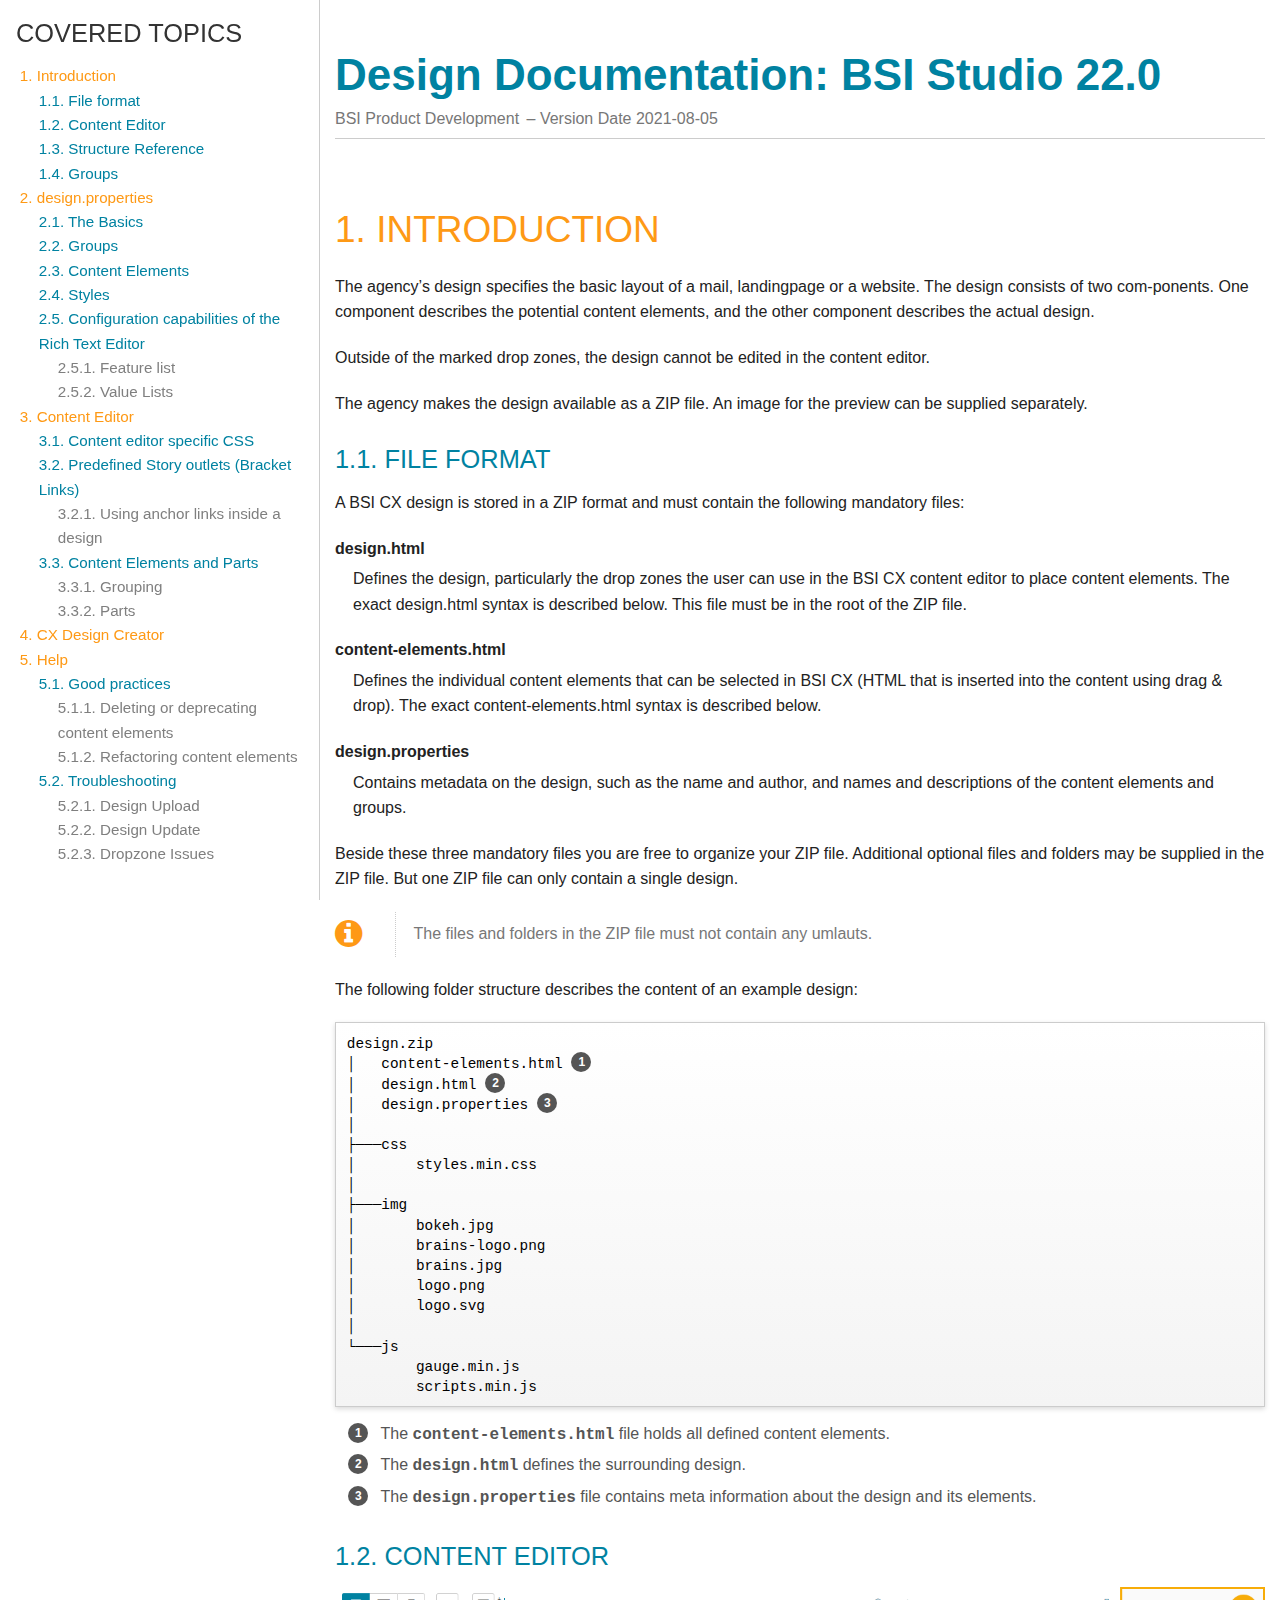
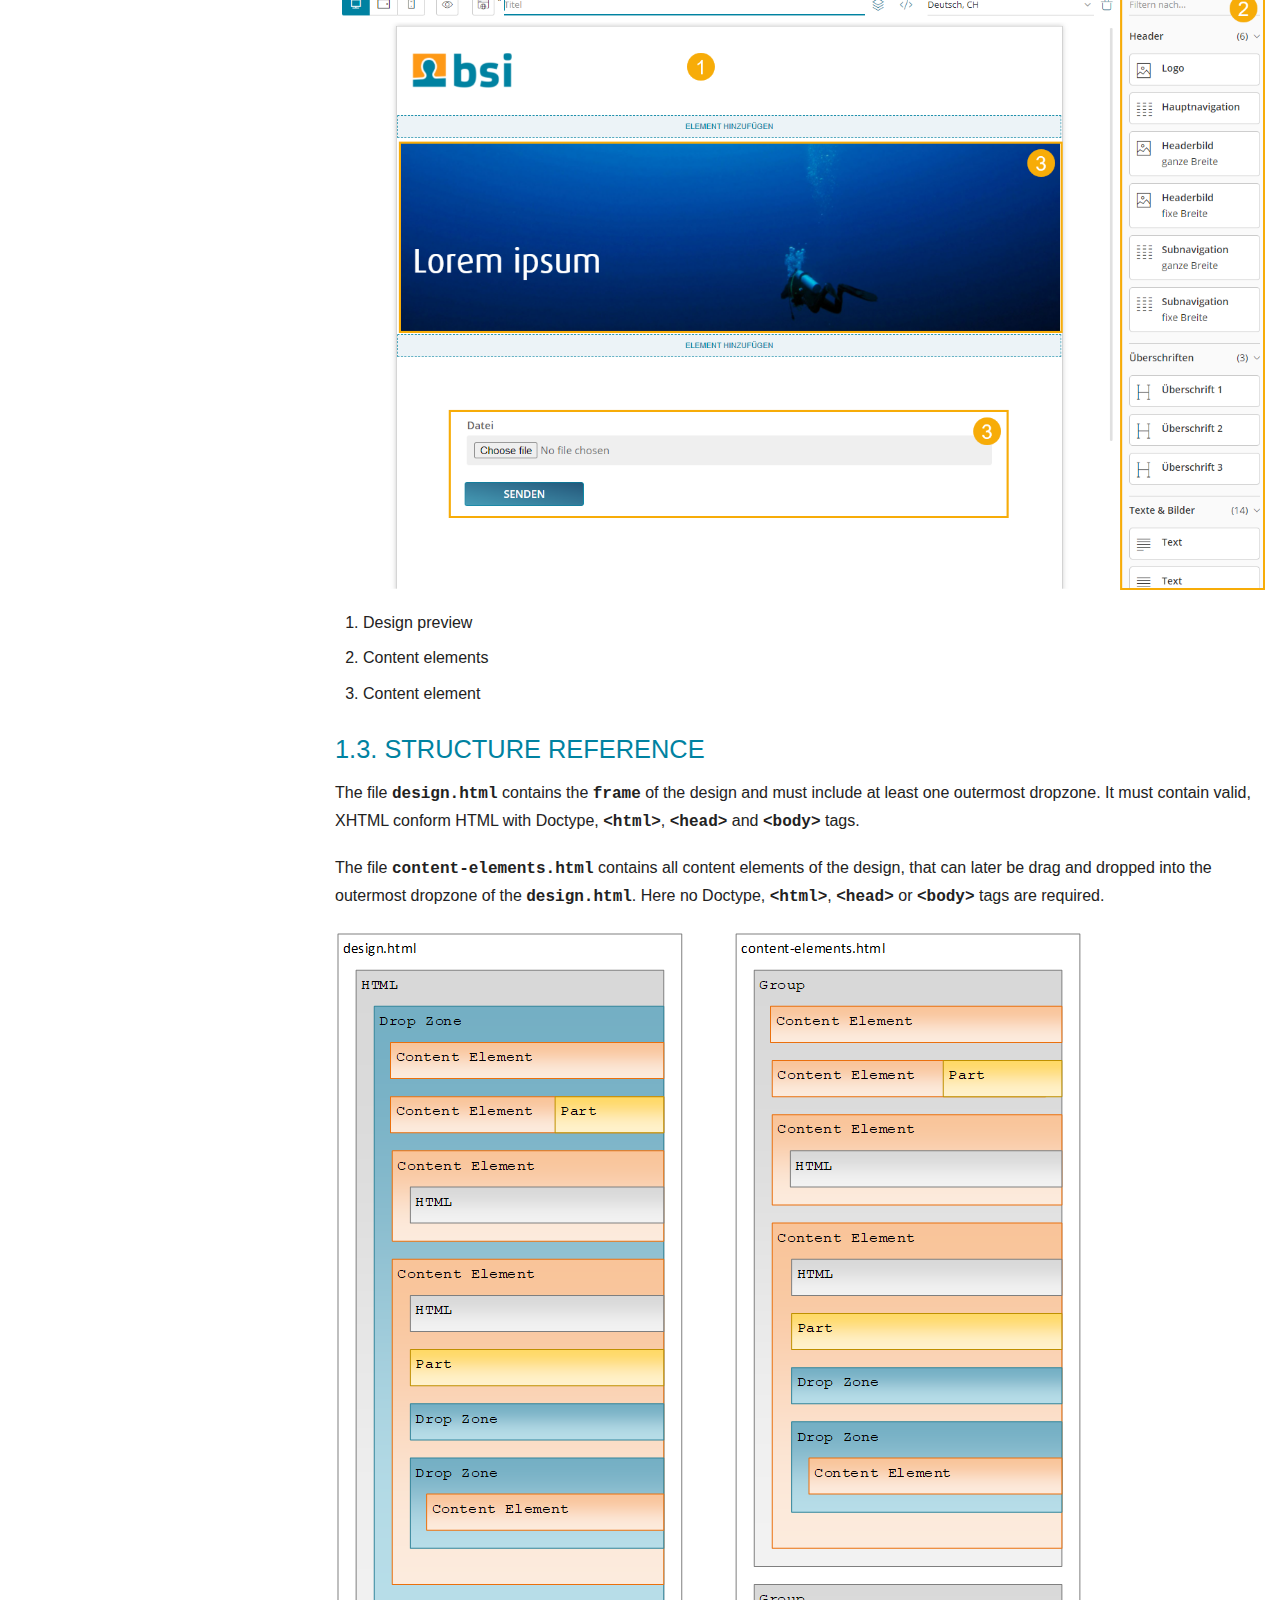
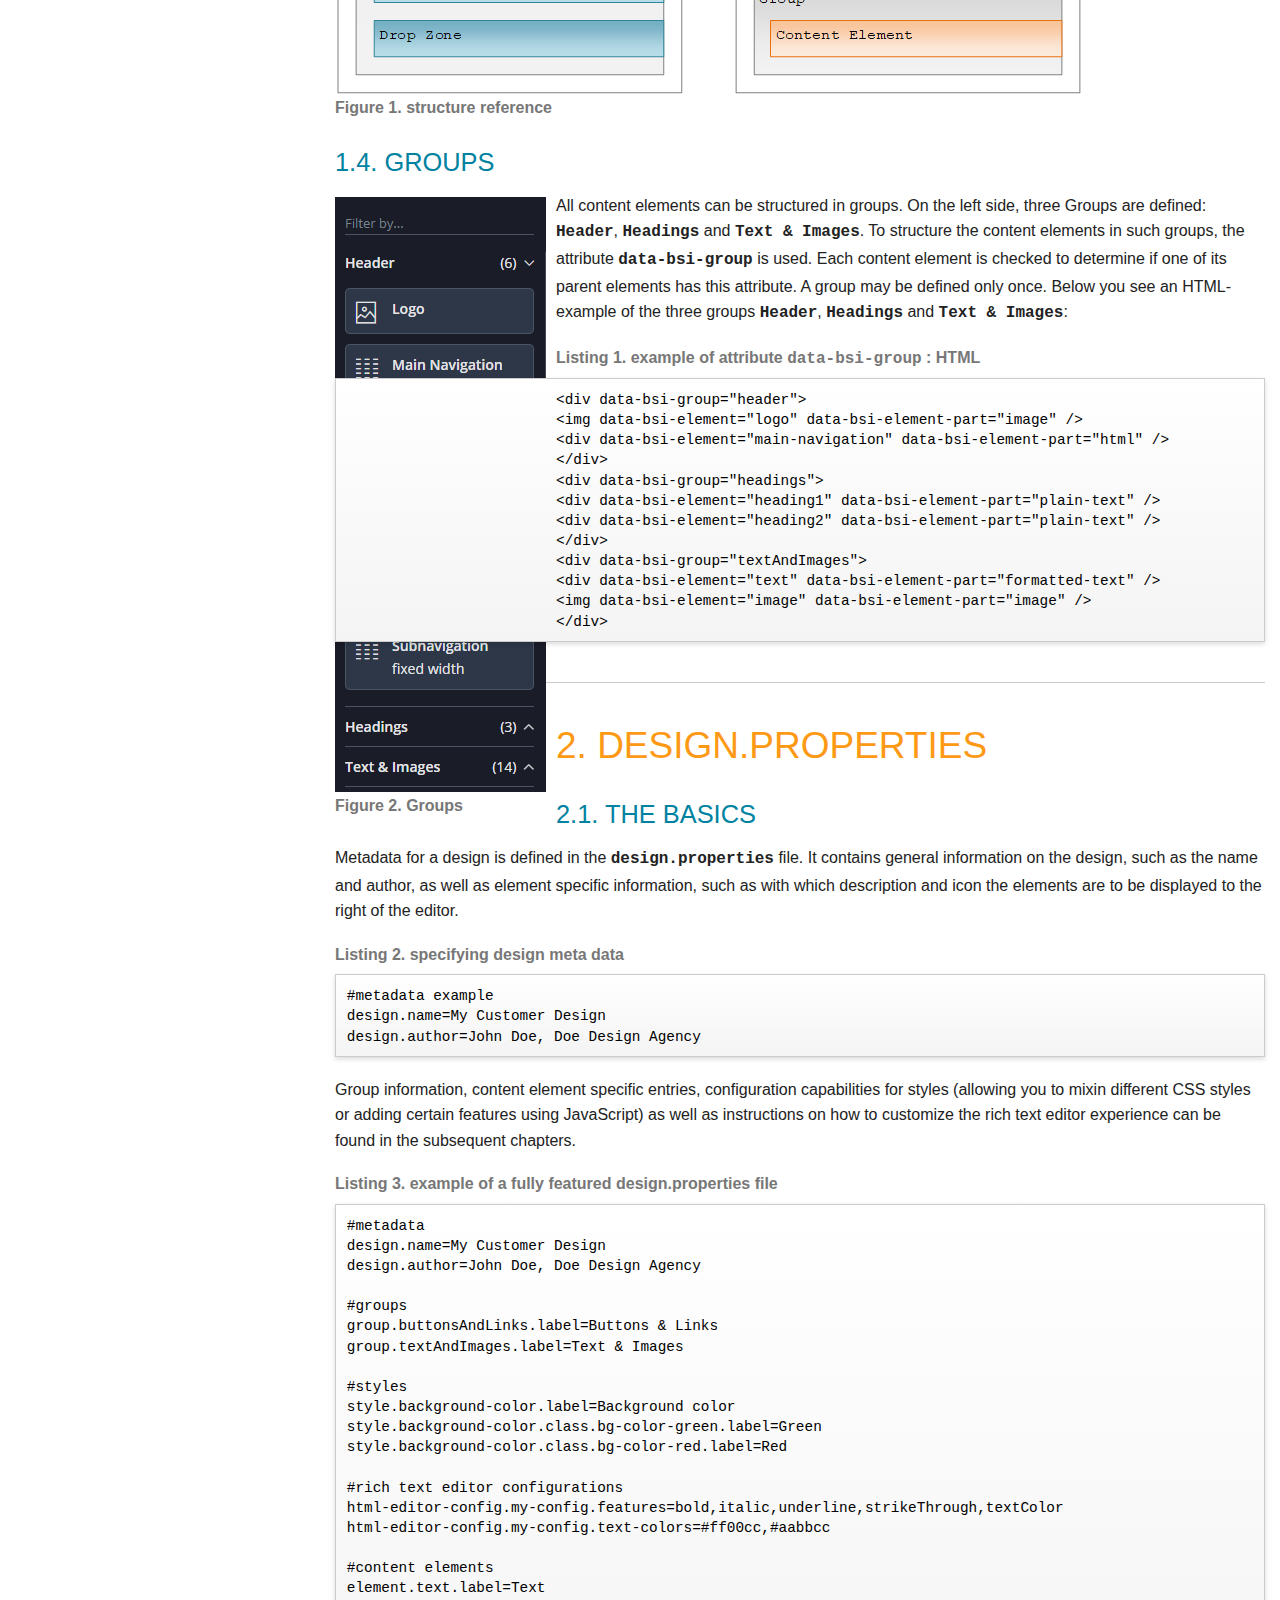
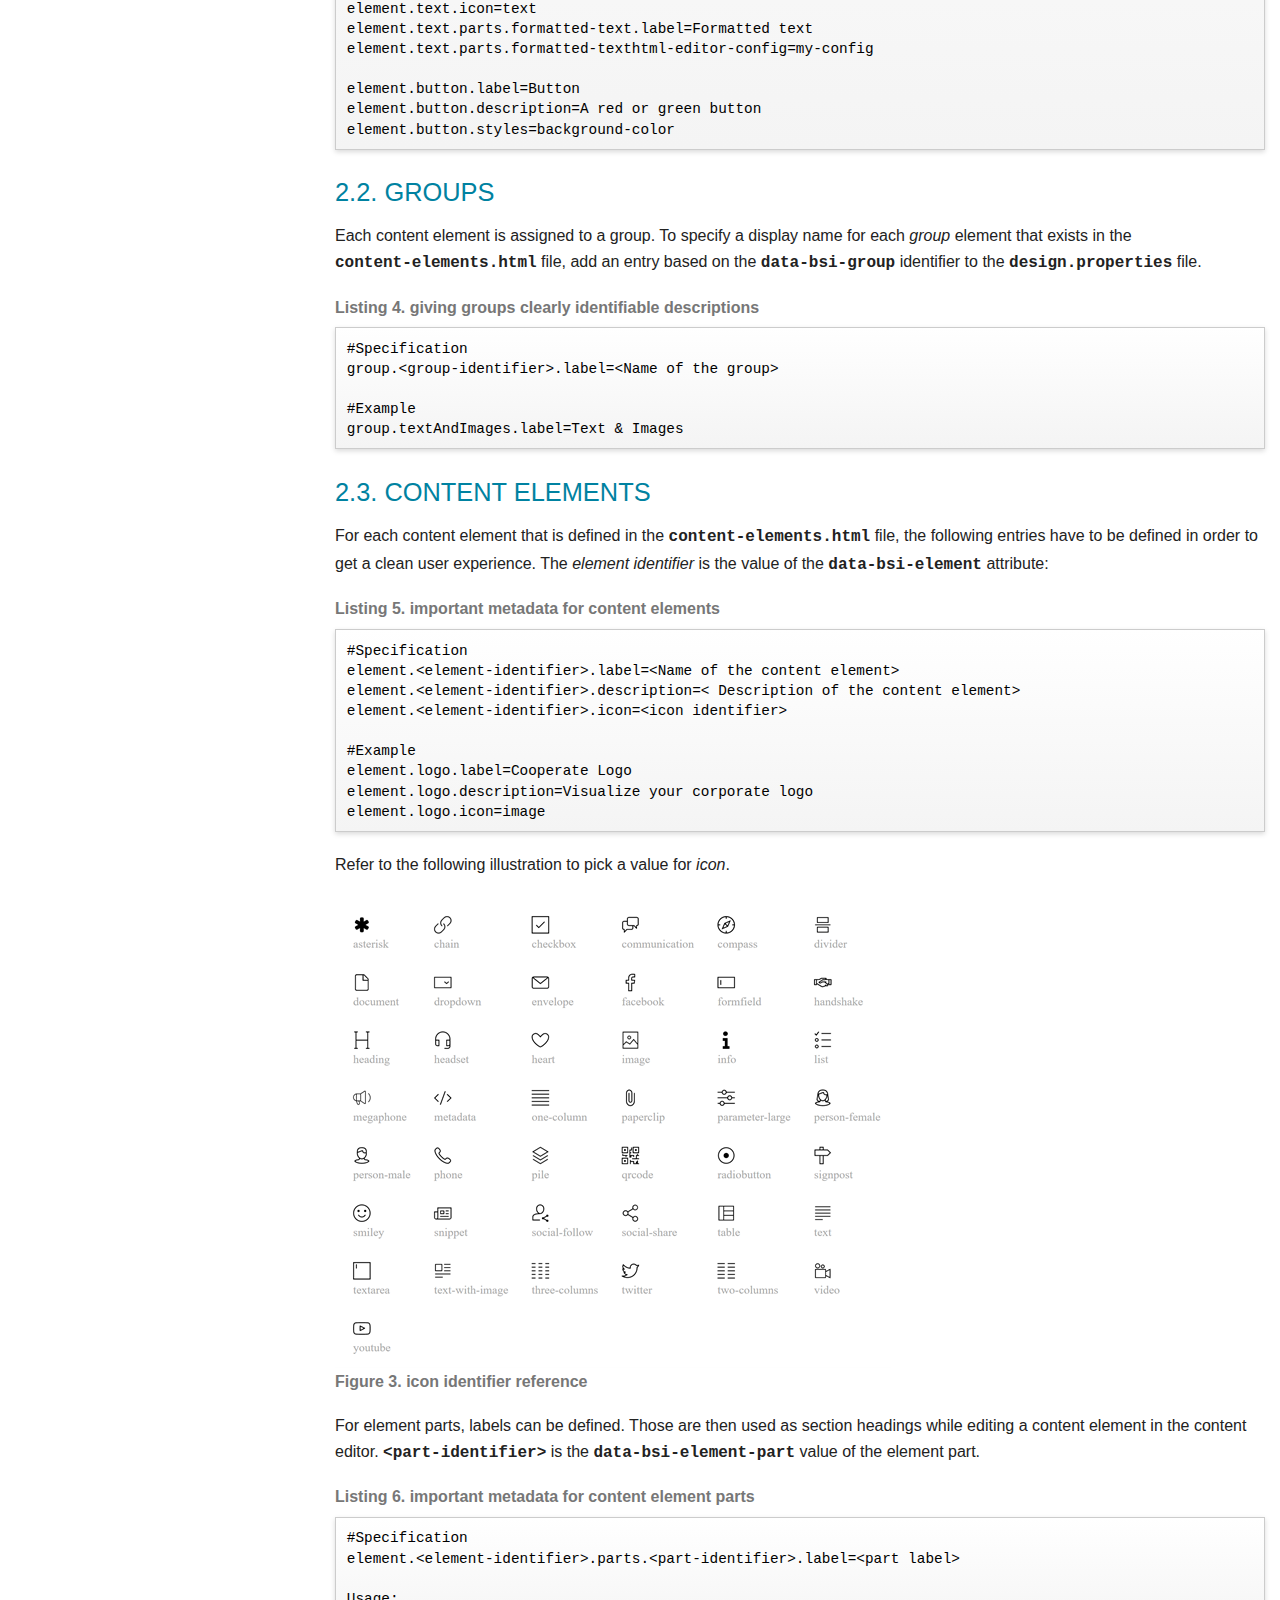
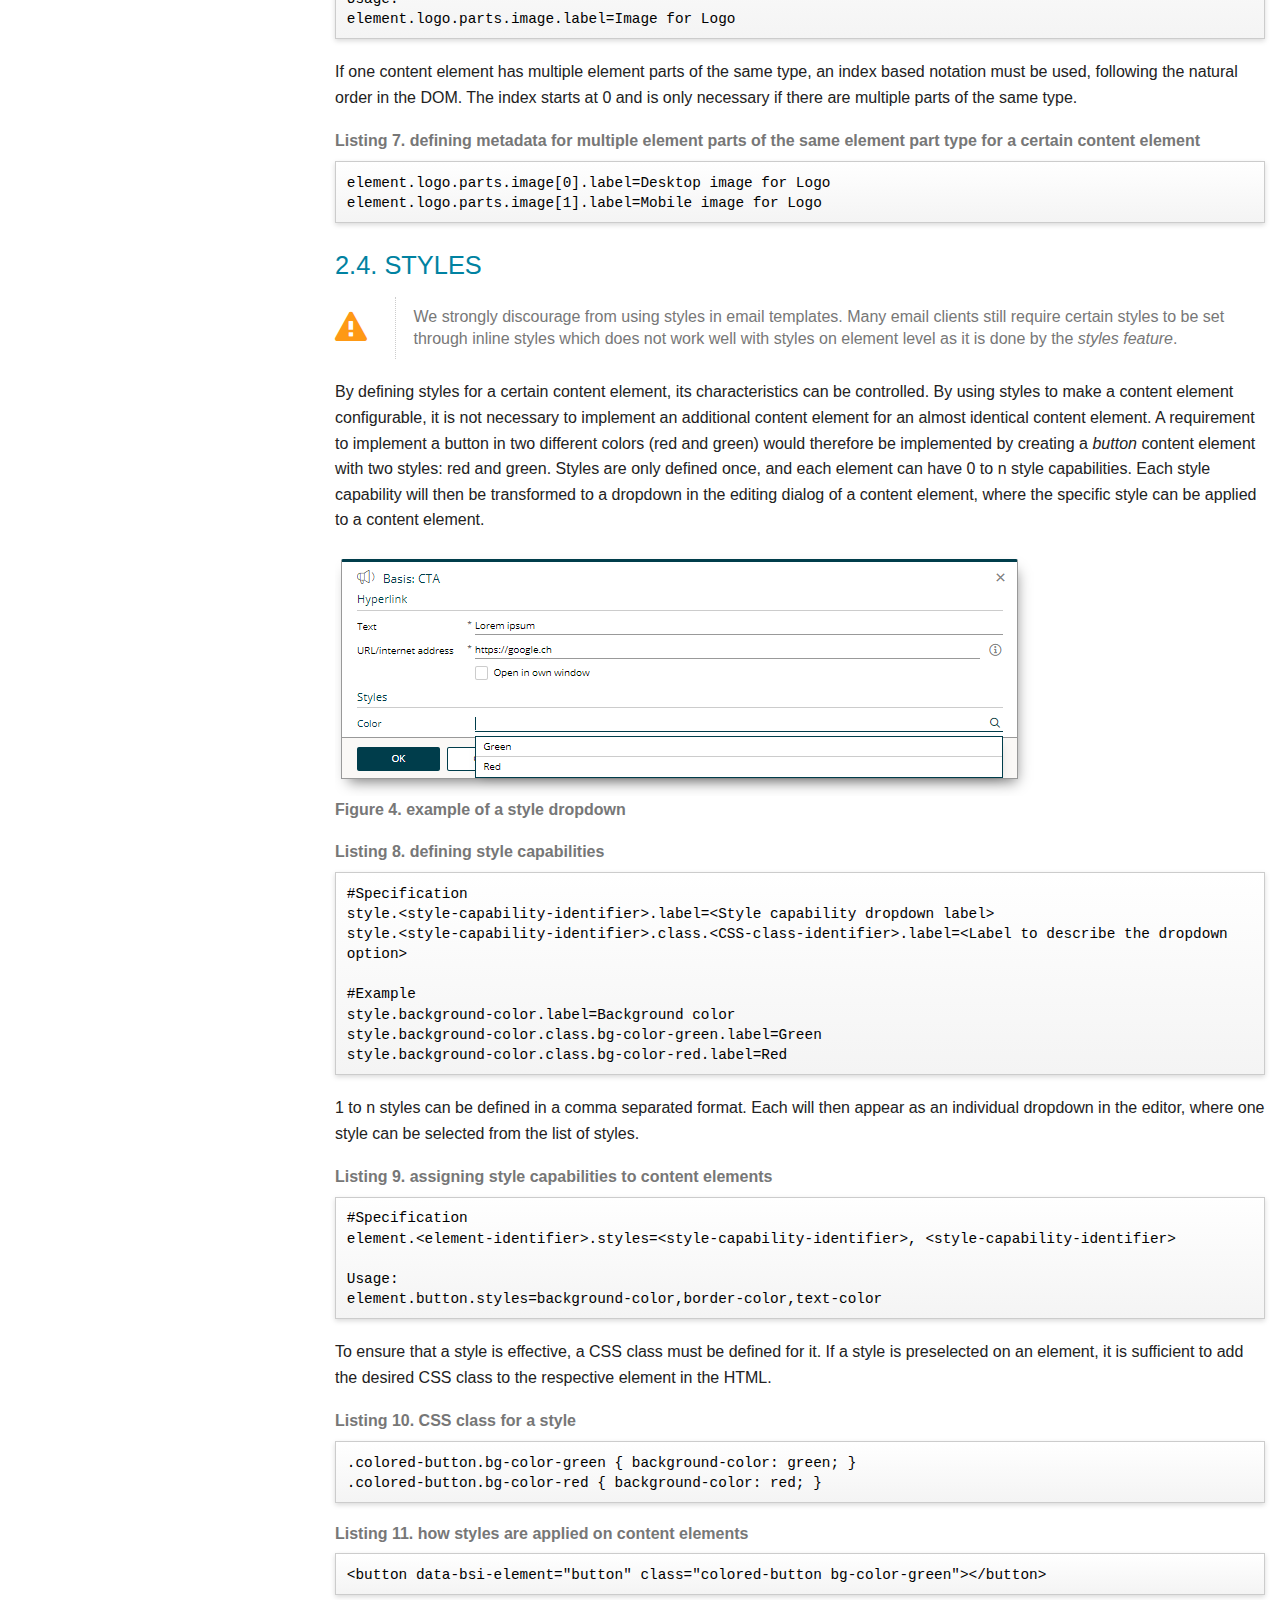
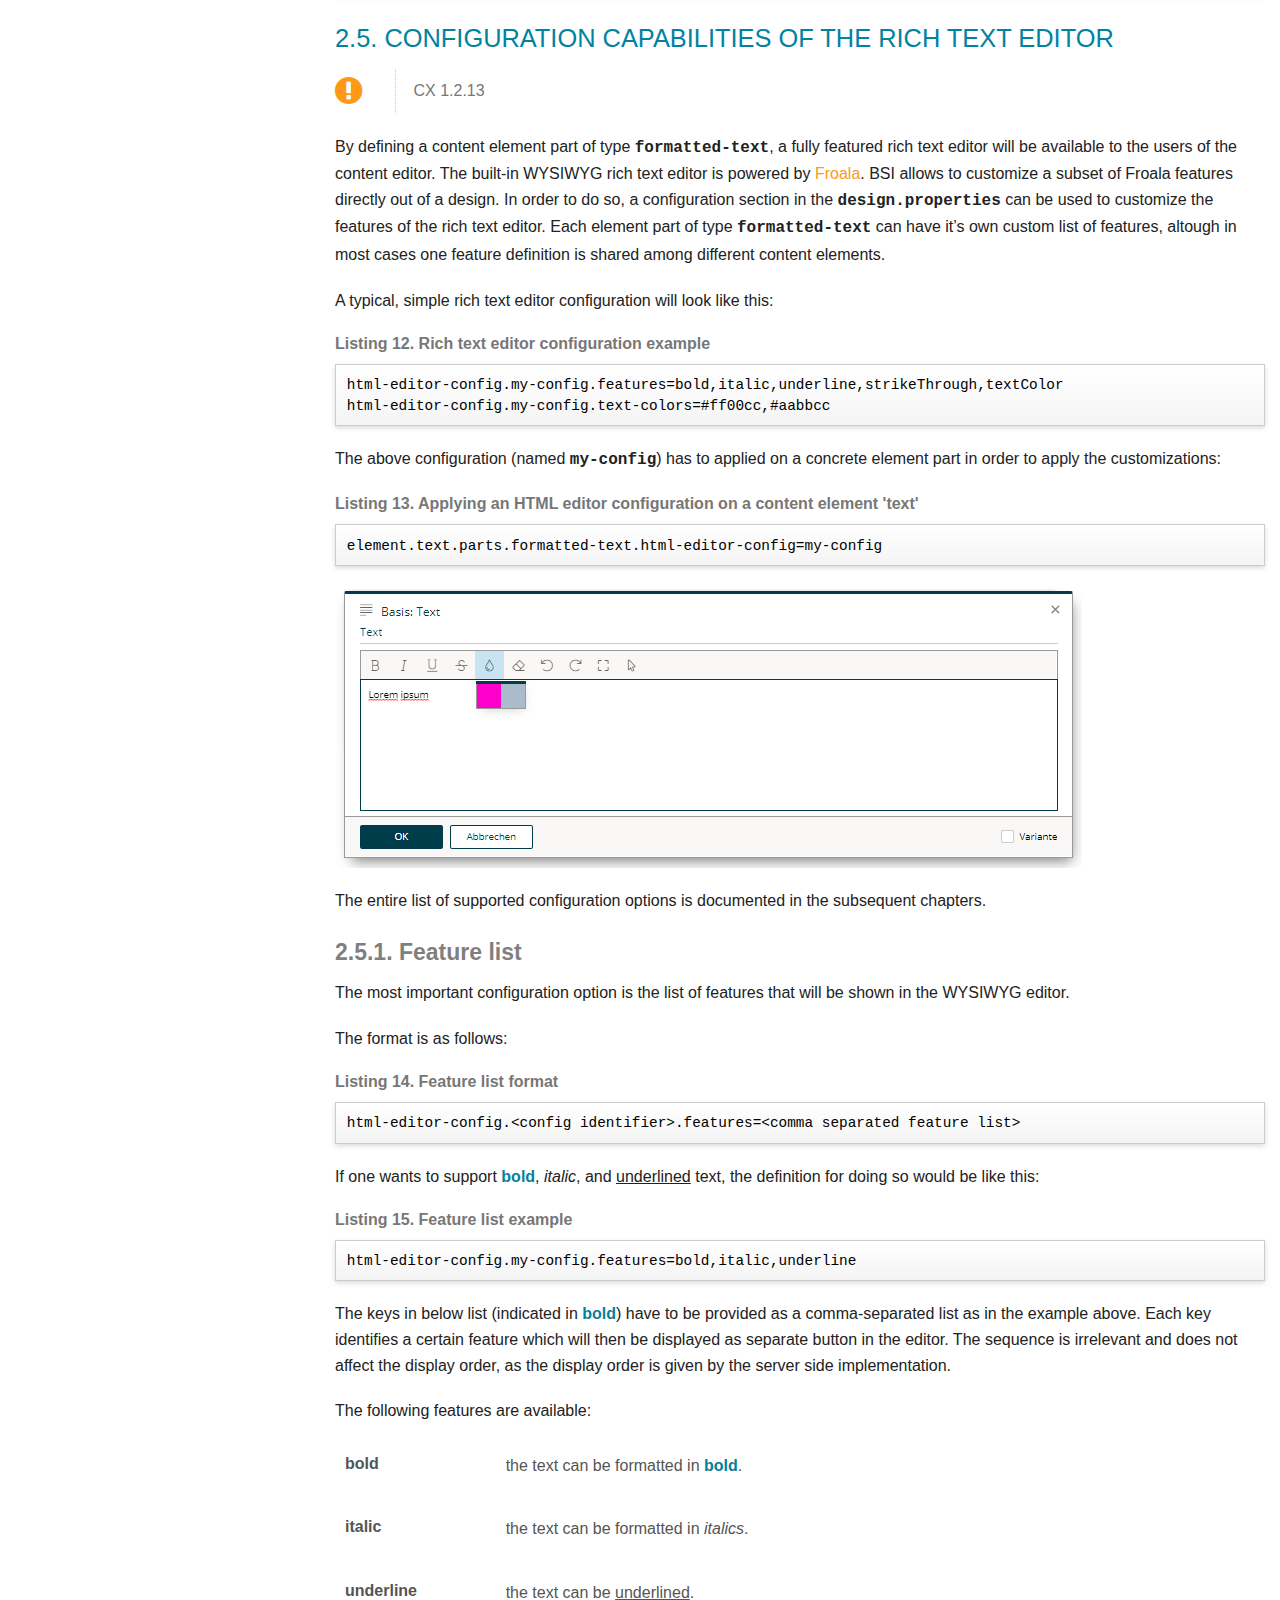
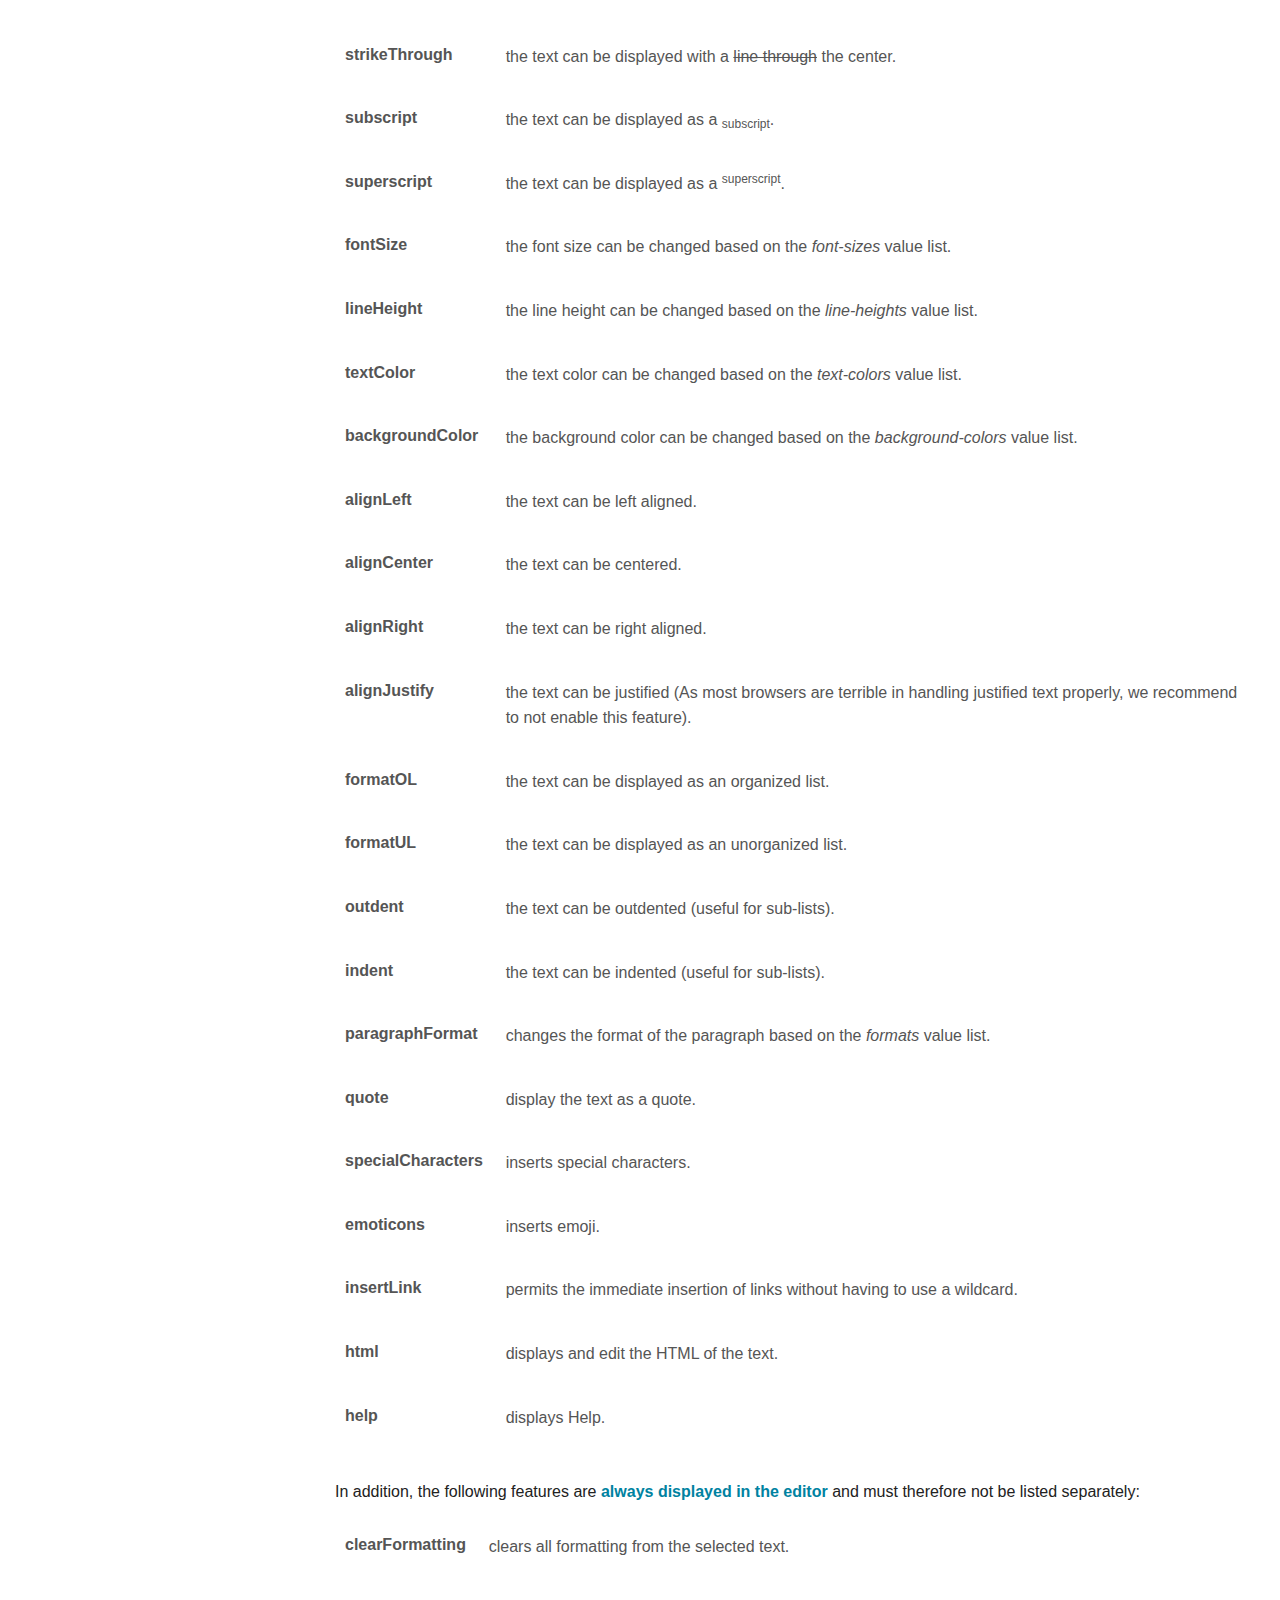
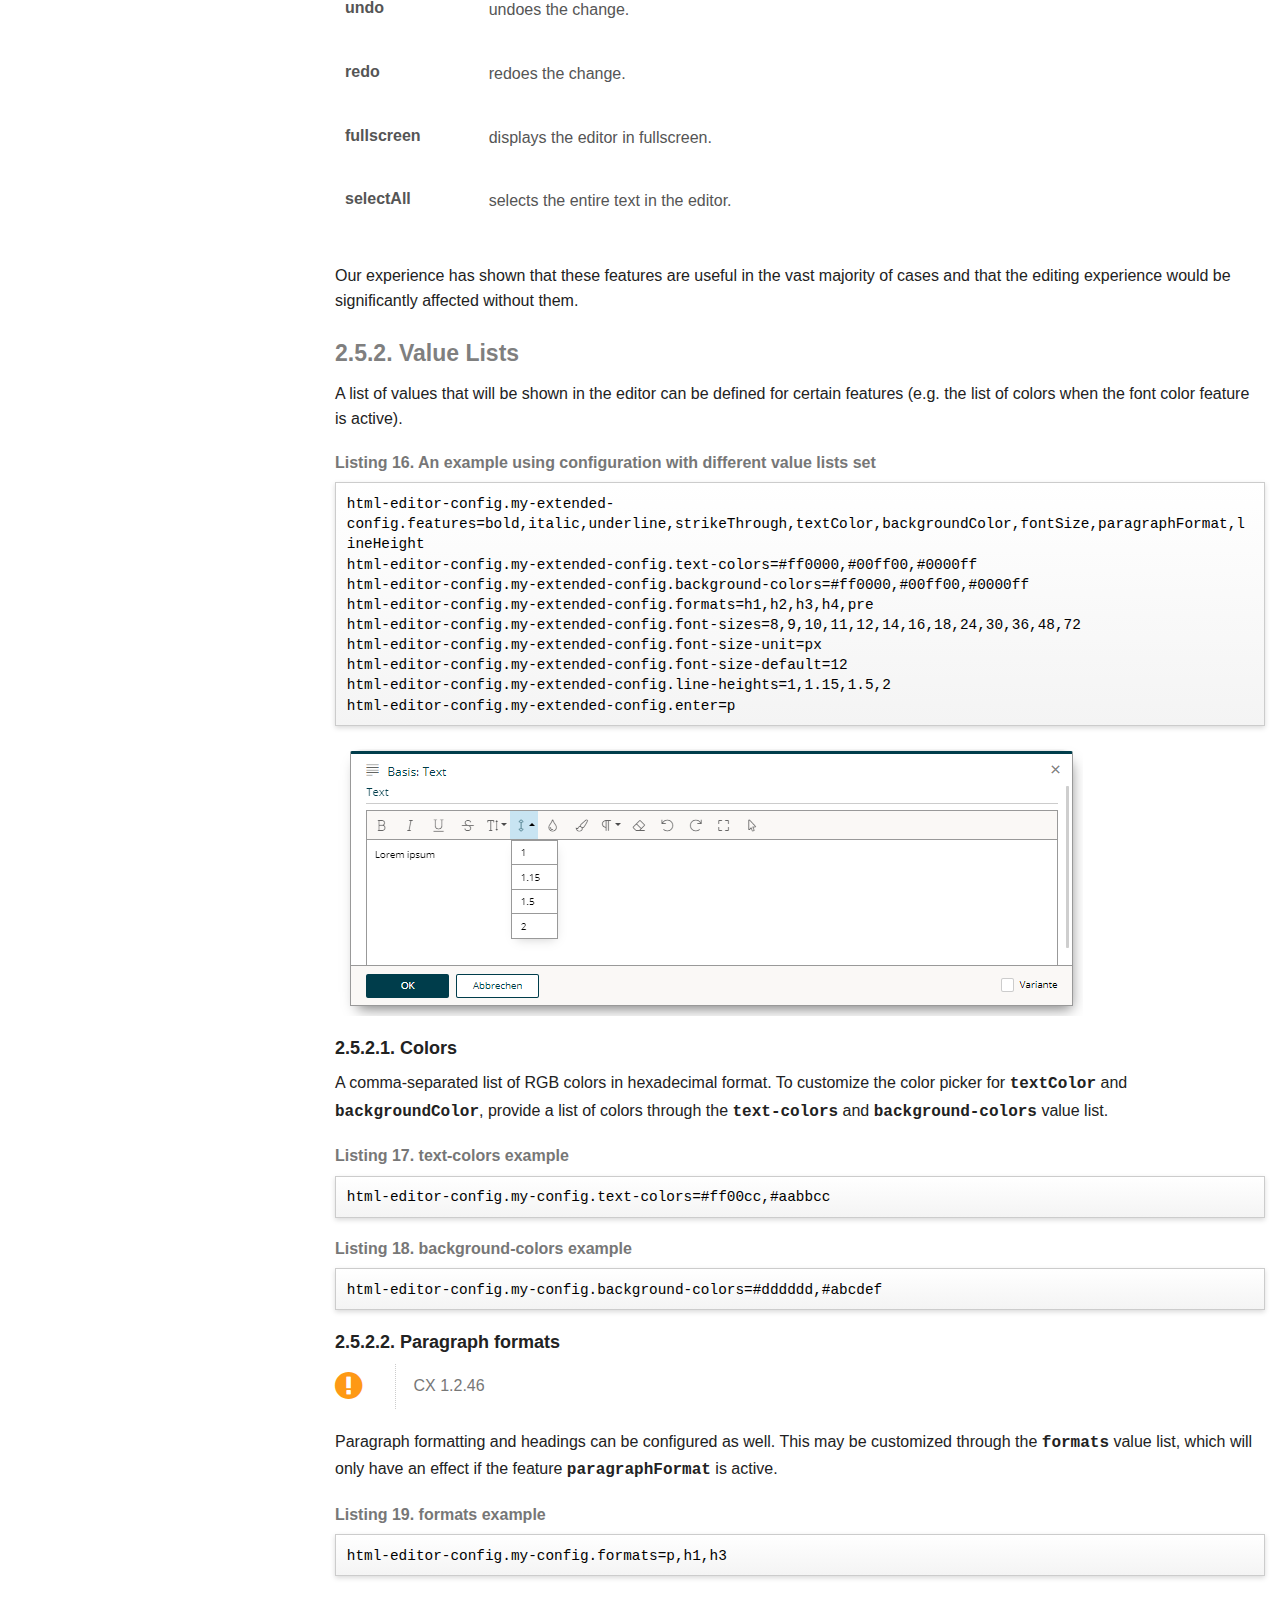
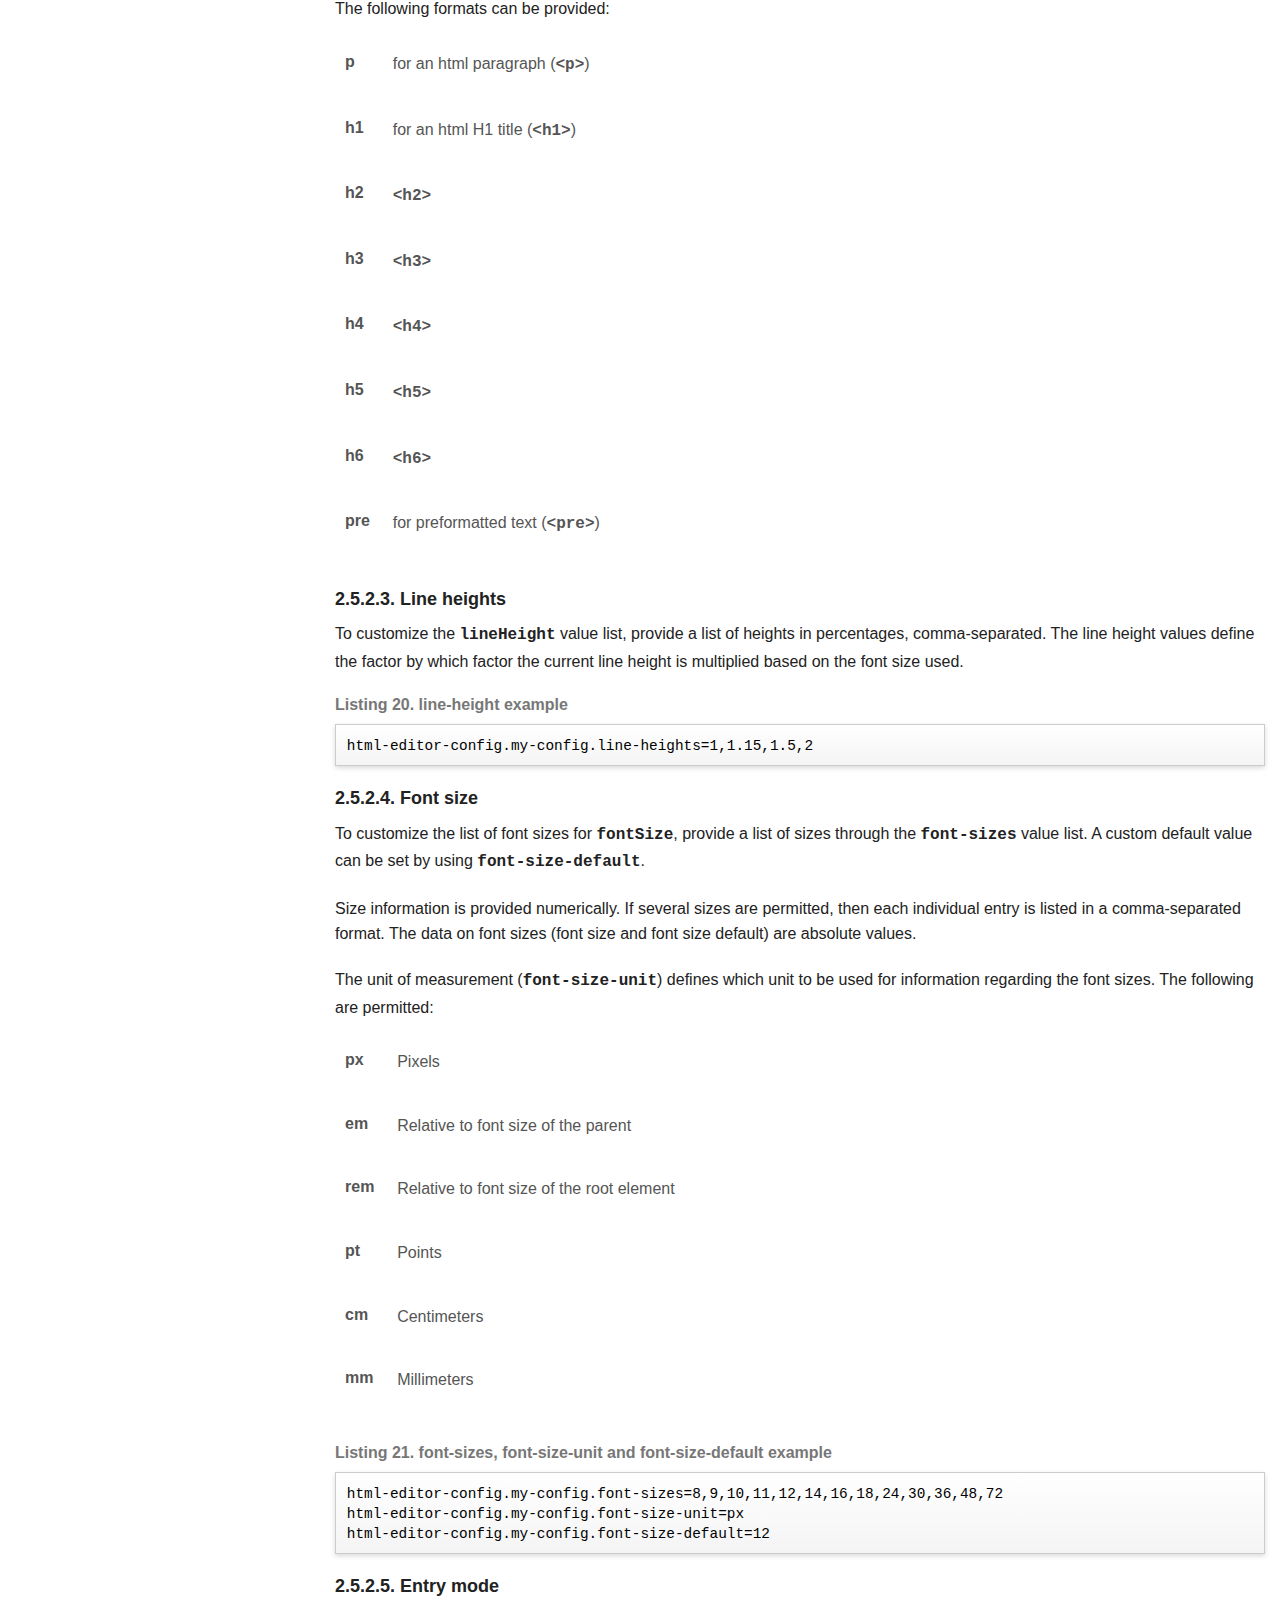
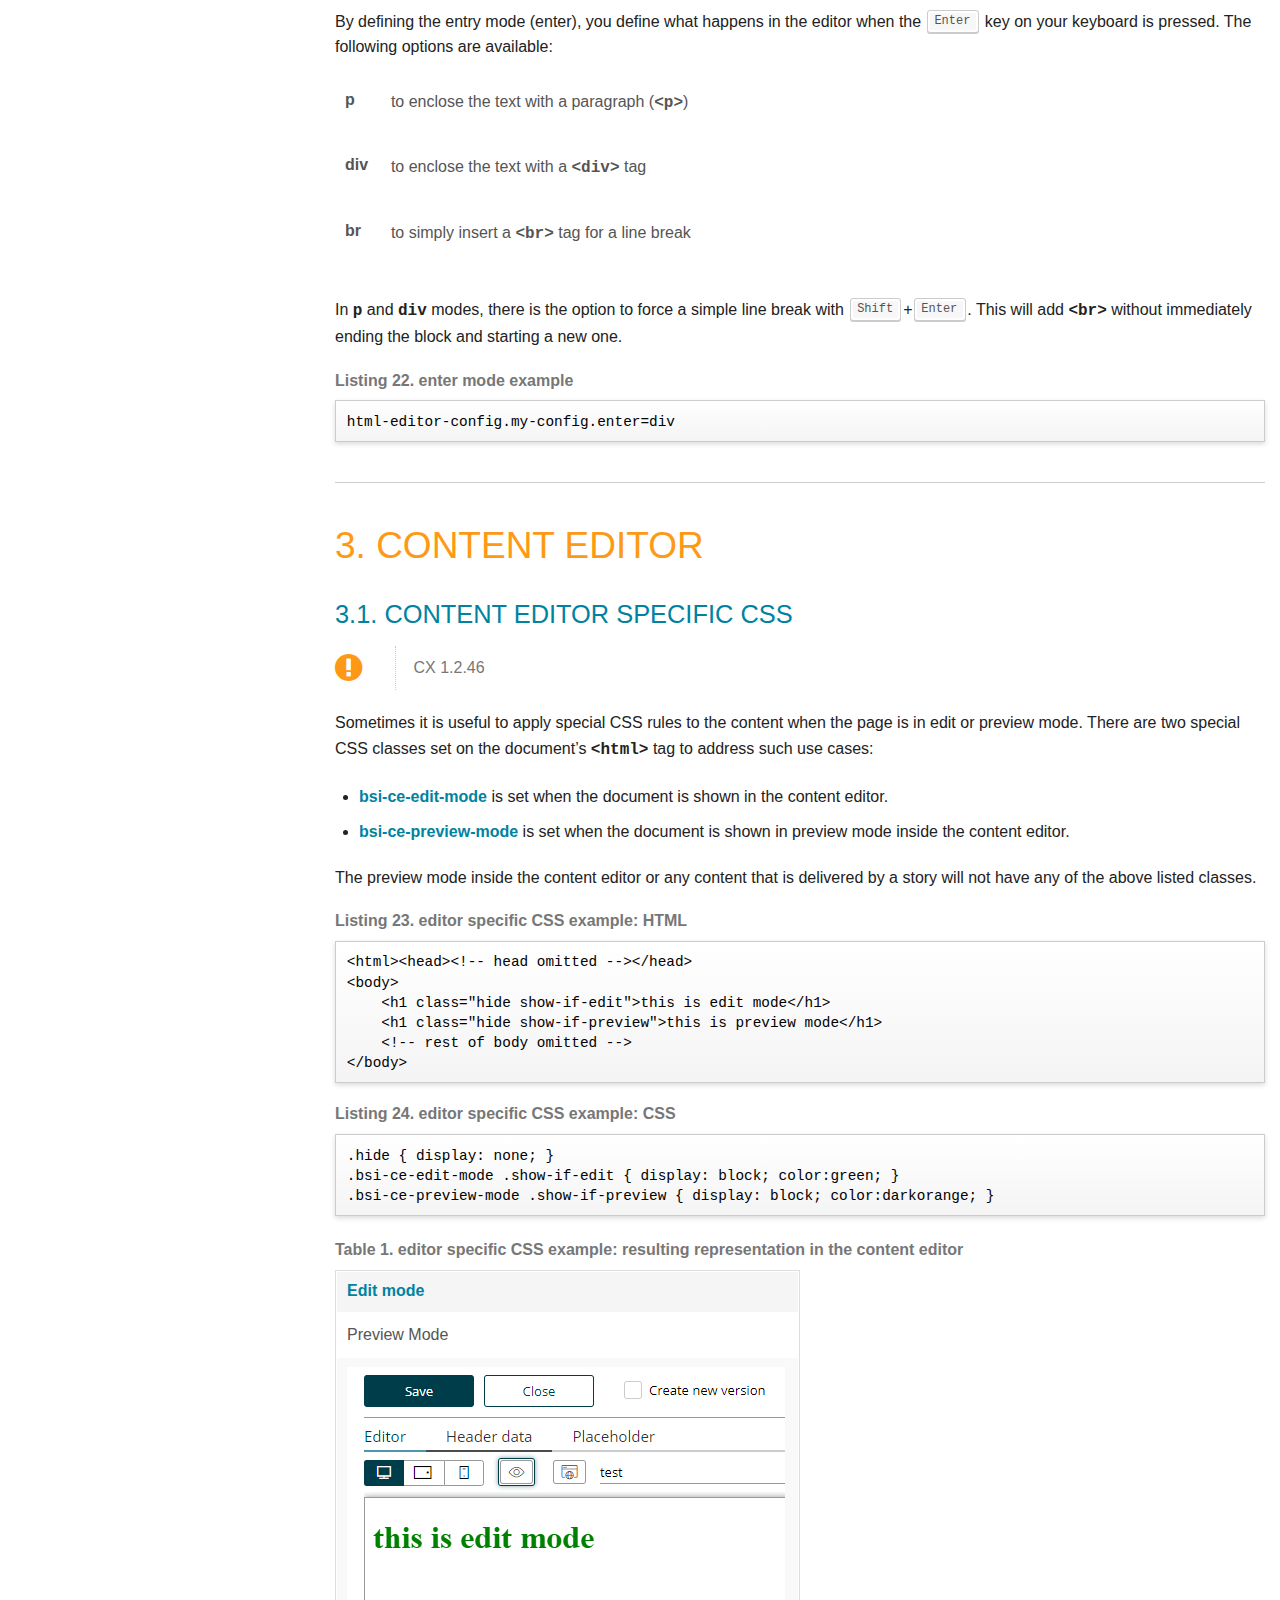
<file: docs/22.0/index.html>
<!DOCTYPE html>
<html lang="en">
<head>
<meta charset="UTF-8">
<meta http-equiv="X-UA-Compatible" content="IE=edge">
<meta name="viewport" content="width=device-width, initial-scale=1.0">
<meta name="generator" content="Asciidoctor 2.0.10">
<meta name="author" content="BSI Product Development">
<title>Design Documentation: BSI Studio 22.0</title>
<style>
/* normalize.css v2.1.1 | MIT License | git.io/normalize */
/* ========================================================================== HTML5 display definitions ========================================================================== */
/** Correct `block` display not defined in IE 8/9. */
article, aside, details, figcaption, figure, footer, header, hgroup, main, nav, section, summary { display: block; }

/** Correct `inline-block` display not defined in IE 8/9. */
audio, canvas, video { display: inline-block; }

/** Prevent modern browsers from displaying `audio` without controls. Remove excess height in iOS 5 devices. */
audio:not([controls]) { display: none; height: 0; }

/** Address styling not present in IE 8/9. */
[hidden] { display: none; }

/* ========================================================================== Base ========================================================================== */
/** 1. Prevent system color scheme's background color being used in Firefox, IE, and Opera. 2. Prevent system color scheme's text color being used in Firefox, IE, and Opera. 3. Set default font family to sans-serif. 4. Prevent iOS text size adjust after orientation change, without disabling user zoom. */
html { background: #fff; /* 1 */ color: #000; /* 2 */ font-family: sans-serif; /* 3 */ -ms-text-size-adjust: 100%; /* 4 */ -webkit-text-size-adjust: 100%; /* 4 */ }

/** Remove default margin. */
body { margin: 0; }

/* ========================================================================== Links ========================================================================== */
/** Address `outline` inconsistency between Chrome and other browsers. */
a:focus { outline: thin dotted; }

/** Improve readability when focused and also mouse hovered in all browsers. */
a:active, a:hover { outline: 0; }

/* ========================================================================== Typography ========================================================================== */
/** Address variable `h1` font-size and margin within `section` and `article` contexts in Firefox 4+, Safari 5, and Chrome. */
h1 { font-size: 2em; margin: 0.67em 0; }

/** Address styling not present in IE 8/9, Safari 5, and Chrome. */
abbr[title] { border-bottom: 1px dotted; }

/** Address style set to `bolder` in Firefox 4+, Safari 5, and Chrome. */
b, strong { font-weight: bold; }

/** Address styling not present in Safari 5 and Chrome. */
dfn { font-style: italic; }

/** Address differences between Firefox and other browsers. */
hr { -moz-box-sizing: content-box; box-sizing: content-box; height: 0; }

/** Address styling not present in IE 8/9. */
mark { background: #ff0; color: #000; }

/** Correct font family set oddly in Safari 5 and Chrome. */
code, kbd, pre, samp { font-family: monospace, serif; font-size: 1em; }

/** Improve readability of pre-formatted text in all browsers. */
pre { white-space: pre-wrap; }

/** Set consistent quote types. */
q { quotes: "\201C" "\201D" "\2018" "\2019"; }

/** Address inconsistent and variable font size in all browsers. */
small { font-size: 80%; }

/** Prevent `sub` and `sup` affecting `line-height` in all browsers. */
sub, sup { font-size: 75%; line-height: 0; position: relative; vertical-align: baseline; }

sup { top: -0.5em; }

sub { bottom: -0.25em; }

/* ========================================================================== Embedded content ========================================================================== */
/** Remove border when inside `a` element in IE 8/9. */
img { border: 0; }

/** Correct overflow displayed oddly in IE 9. */
svg:not(:root) { overflow: hidden; }

/* ========================================================================== Figures ========================================================================== */
/** Address margin not present in IE 8/9 and Safari 5. */
figure { margin: 0; }

/* ========================================================================== Forms ========================================================================== */
/** Define consistent border, margin, and padding. */
fieldset { border: 1px solid #c0c0c0; margin: 0 2px; padding: 0.35em 0.625em 0.75em; }

/** 1. Correct `color` not being inherited in IE 8/9. 2. Remove padding so people aren't caught out if they zero out fieldsets. */
legend { border: 0; /* 1 */ padding: 0; /* 2 */ }

/** 1. Correct font family not being inherited in all browsers. 2. Correct font size not being inherited in all browsers. 3. Address margins set differently in Firefox 4+, Safari 5, and Chrome. */
button, input, select, textarea { font-family: inherit; /* 1 */ font-size: 100%; /* 2 */ margin: 0; /* 3 */ }

/** Address Firefox 4+ setting `line-height` on `input` using `!important` in the UA stylesheet. */
button, input { line-height: normal; }

/** Address inconsistent `text-transform` inheritance for `button` and `select`. All other form control elements do not inherit `text-transform` values. Correct `button` style inheritance in Chrome, Safari 5+, and IE 8+. Correct `select` style inheritance in Firefox 4+ and Opera. */
button, select { text-transform: none; }

/** 1. Avoid the WebKit bug in Android 4.0.* where (2) destroys native `audio` and `video` controls. 2. Correct inability to style clickable `input` types in iOS. 3. Improve usability and consistency of cursor style between image-type `input` and others. */
button, html input[type="button"], input[type="reset"], input[type="submit"] { -webkit-appearance: button; /* 2 */ cursor: pointer; /* 3 */ }

/** Re-set default cursor for disabled elements. */
button[disabled], html input[disabled] { cursor: default; }

/** 1. Address box sizing set to `content-box` in IE 8/9. 2. Remove excess padding in IE 8/9. */
input[type="checkbox"], input[type="radio"] { box-sizing: border-box; /* 1 */ padding: 0; /* 2 */ }

/** 1. Address `appearance` set to `searchfield` in Safari 5 and Chrome. 2. Address `box-sizing` set to `border-box` in Safari 5 and Chrome (include `-moz` to future-proof). */
input[type="search"] { -webkit-appearance: textfield; /* 1 */ -moz-box-sizing: content-box; -webkit-box-sizing: content-box; /* 2 */ box-sizing: content-box; }

/** Remove inner padding and search cancel button in Safari 5 and Chrome on OS X. */
input[type="search"]::-webkit-search-cancel-button, input[type="search"]::-webkit-search-decoration { -webkit-appearance: none; }

/** Remove inner padding and border in Firefox 4+. */
button::-moz-focus-inner, input::-moz-focus-inner { border: 0; padding: 0; }

/** 1. Remove default vertical scrollbar in IE 8/9. 2. Improve readability and alignment in all browsers. */
textarea { overflow: auto; /* 1 */ vertical-align: top; /* 2 */ }

/* ========================================================================== Tables ========================================================================== */
/** Remove most spacing between table cells. */
table { border-collapse: collapse; border-spacing: 0; }

*, *:before, *:after { -moz-box-sizing: border-box; -webkit-box-sizing: border-box; box-sizing: border-box; }

html, body { font-size: 100%; }

body { background: white; color: #222222; padding: 0; margin: 0; font-family: "Helvetica Neue", "Helvetica", Helvetica, Arial, sans-serif; font-weight: normal; font-style: normal; line-height: 1; position: relative; cursor: auto; }

a:hover { cursor: pointer; }

a:focus { outline: none; }

img, object, embed { max-width: 100%; height: auto; }

object, embed { height: 100%; }

img { -ms-interpolation-mode: bicubic; }

#map_canvas img, #map_canvas embed, #map_canvas object, .map_canvas img, .map_canvas embed, .map_canvas object { max-width: none !important; }

.left { float: left !important; }

.right { float: right !important; }

.text-left { text-align: left !important; }

.text-right { text-align: right !important; }

.text-center { text-align: center !important; }

.text-justify { text-align: justify !important; }

.hide { display: none; }

.antialiased, body { -webkit-font-smoothing: antialiased; }

img { display: inline-block; vertical-align: middle; }

textarea { height: auto; min-height: 50px; }

select { width: 100%; }

p.lead, .paragraph.lead > p, #preamble > .sectionbody > .paragraph:first-of-type p { font-size: 1.21875em; line-height: 1.6; }

.subheader, #content #toctitle, .admonitionblock td.content > .title, .exampleblock > .title, .imageblock > .title, .videoblock > .title, .listingblock > .title, .literalblock > .title, .openblock > .title, .paragraph > .title, .quoteblock > .title, .sidebarblock > .title, .tableblock > .title, .verseblock > .title, .dlist > .title, .olist > .title, .ulist > .title, .qlist > .title, .hdlist > .title, .tableblock > caption { line-height: 1.4; color: #777777; font-weight: 300; margin-top: 0.2em; margin-bottom: 0.5em; }

/* Typography resets */
div, dl, dt, dd, ul, ol, li, h1, h2, h3, #toctitle, .sidebarblock > .content > .title, h4, h5, h6, pre, form, p, blockquote, th, td { margin: 0; padding: 0; direction: ltr; }

/* Default Link Styles */
a { color: #FE9915; text-decoration: none; line-height: inherit; }
a:hover, a:focus { color: #FE9915; }
a img { border: none; }

/* Default paragraph styles */
p { font-family: inherit; font-weight: normal; font-size: 1em; line-height: 1.6; margin-bottom: 1.25em; text-rendering: optimizeLegibility; }
p aside { font-size: 0.875em; line-height: 1.35; font-style: italic; }

/* Default header styles */
h1, h2, h3, #toctitle, .sidebarblock > .content > .title, h4, h5, h6 { font-family: "Helvetica Neue", "Helvetica", Helvetica, Arial, sans-serif; font-weight: normal; font-style: normal; text-rendering: optimizeLegibility; margin-top: 1em; margin-bottom: 0.5em; line-height: 1.2125em; }
h1 small, h2 small, h3 small, #toctitle small, .sidebarblock > .content > .title small, h4 small, h5 small, h6 small { font-size: 60%; color: gray; line-height: 0; }

h1 { font-size: 2.125em; color: #0082A1; }

h2 { font-size: 1.6875em; text-transform: uppercase; color: #FE9915; }
h2 a, h2 a:hover, div#toc.toc2 ul a { color: #FE9915; }

h3, #toctitle, .sidebarblock > .content > .title { font-size: 1.375em; text-transform: uppercase; color: #0082A1; }
h3 a, h3 a:hover, div#toc.toc2 ul ul a{ color: #0082A1; }

h4 { font-size: 1.125em; color: #7F7F7F; font-weight: bold; }
h4 a, h4 a:hover, div#toc.toc2 ul ul ul a { color: #7F7F7F; }

h5 { font-size: 1.125em; font-weight: bold; }
h5 a, h5 a:hover, div#toc.toc2 ul ul ul ul a { color: #000; }

h6 { font-size: 1em; }

hr { border: dotted #cccccc; border-width: 1px 0 0; clear: both; margin: 1.25em 0 1.1875em; height: 0; }

/* Helpful Typography Defaults */
em, i { font-style: italic; line-height: inherit; }

strong, b { font-weight: bold; line-height: inherit; color: #0082A1}

small { font-size: 60%; line-height: inherit; }

code { font-family: Consolas, "Liberation Mono", Courier, monospace; font-weight: bold; }

/* Lists */
ul, ol, dl { font-size: 1em; line-height: 1.6; margin-bottom: 1.25em; list-style-position: outside; font-family: inherit; }

ul, ol { margin-left: 1.5em; }

/* Unordered Lists */
ul li ul, ul li ol { margin-left: 1.25em; margin-bottom: 0; font-size: 1em; /* Override nested font-size change */ }
ul.square li ul, ul.circle li ul, ul.disc li ul { list-style: inherit; }
ul.square { list-style-type: square; }
ul.circle { list-style-type: circle; }
ul.disc { list-style-type: disc; }
ul.no-bullet { list-style: none; }

/* Ordered Lists */
ol li ul, ol li ol { margin-left: 1.25em; margin-bottom: 0; }

/* Definition Lists */
dl dt { margin-bottom: 0.3125em; font-weight: bold; }
dl dd { margin-bottom: 1.25em; }

/* Abbreviations */
abbr, acronym { text-transform: uppercase; font-size: 90%; color: #555555; border-bottom: 1px dotted #dddddd; cursor: help; }

abbr { text-transform: none; }

/* Blockquotes */
blockquote { margin: 0 0 1.25em; padding: 0.5625em 1.25em 0 1.1875em; border-left: 1px solid #efefef; }
blockquote cite { display: block; font-size: 0.8125em; color: #5e5e5e; }
blockquote cite:before { content: "\2014 \0020"; }
blockquote cite a, blockquote cite a:visited { color: #5e5e5e; }

blockquote, blockquote p { line-height: 1.6; color: #777777; }

/* Microformats */
.vcard { display: inline-block; margin: 0 0 1.25em 0; border: 1px solid #dddddd; padding: 0.625em 0.75em; }
.vcard li { margin: 0; display: block; }
.vcard .fn { font-weight: bold; font-size: 0.9375em; }

.vevent .summary { font-weight: bold; }
.vevent abbr { cursor: auto; text-decoration: none; font-weight: bold; border: none; padding: 0 0.0625em; }

@media only screen and (min-width: 768px) { h1, h2, h3, #toctitle, .sidebarblock > .content > .title, h4, h5, h6 { line-height: 1.4; }
  h1 { font-size: 2.75em; }
  h2 { font-size: 2.3125em; }
  h3, #toctitle, .sidebarblock > .content > .title { font-size: 1.5875em; }
  h4 { font-size: 1.4375em; } }
/* Print styles.  Inlined to avoid required HTTP connection: www.phpied.com/delay-loading-your-print-css/ Credit to Paul Irish and HTML5 Boilerplate (html5boilerplate.com)
*/
.print-only { display: none !important; }

@media print { * { background: transparent !important; color: #000 !important; /* Black prints faster: h5bp.com/s */ box-shadow: none !important; text-shadow: none !important; }
  a, a:visited { text-decoration: underline; }
  a[href]:after { content: " (" attr(href) ")"; }
  abbr[title]:after { content: " (" attr(title) ")"; }
  .ir a:after, a[href^="javascript:"]:after, a[href^="#"]:after { content: ""; }
  pre, blockquote { border: 1px solid #999; page-break-inside: avoid; }
  thead { display: table-header-group; /* h5bp.com/t */ }
  tr, img { page-break-inside: avoid; }
  img { max-width: 100% !important; }
  @page { margin: 0.5cm; }
  p, h2, h3, #toctitle, .sidebarblock > .content > .title { orphans: 3; widows: 3; }
  h2, h3, #toctitle, .sidebarblock > .content > .title { page-break-after: avoid; }
  .hide-on-print { display: none !important; }
  .print-only { display: block !important; }
  .hide-for-print { display: none !important; }
  .show-for-print { display: inherit !important; } }
/* Tables */
table { background: white; margin-bottom: 1.25em; border: solid 1px #dddddd; }
table thead, table tfoot { background: whitesmoke; font-weight: normal; }
table thead tr th, table thead tr td, table tfoot tr th, table tfoot tr td { padding: 0.5em 0.625em 0.625em; font-size: inherit; color: #333333; text-align: left; }
table tr th, table tr td { padding: 0.5625em 0.625em; font-size: inherit; color: #555555; }
table thead tr th, table tr th {color: #0082A1; font-weight: bold}
table tr.even, table tr.alt, table tr:nth-of-type(even) { background: #f9f9f9; }
table thead tr th, table tfoot tr th, table tbody tr td, table tr td, table tfoot tr td { display: table-cell; line-height: 1.4; }

.clearfix:before, .clearfix:after, .float-group:before, .float-group:after { content: " "; display: table; }
.clearfix:after, .float-group:after { clear: both; }

*:not(pre) > code { font-size: inherit; padding: 0; white-space: nowrap; background-color: inherit; border: 0 solid #dddddd; -webkit-border-radius: 0; border-radius: 0; text-shadow: none; }

pre, pre > code { line-height: 1.4; color: black; font-family: monospace, serif; font-weight: normal; }

kbd.keyseq { color: #888888; }

kbd:not(.keyseq) { display: inline-block; color: #555555; font-size: 0.75em; line-height: 1.4; background-color: #F7F7F7; border: 1px solid #ccc; -webkit-border-radius: 3px; border-radius: 3px; -webkit-box-shadow: 0 1px 0 rgba(0, 0, 0, 0.2), 0 0 0 2px white inset; box-shadow: 0 1px 0 rgba(0, 0, 0, 0.2), 0 0 0 2px white inset; margin: -0.15em 0.15em 0 0.15em; padding: 0.2em 0.6em 0.2em 0.5em; vertical-align: middle; white-space: nowrap; }

kbd kbd:first-child { margin-left: 0; }

kbd kbd:last-child { margin-right: 0; }

.menuseq, .menu { color: #3b3b3b; }

#header, #content, #footnotes, #footer { width: 100%; margin-left: auto; margin-right: auto; margin-top: 0; margin-bottom: 0; max-width: 62.5em; *zoom: 1; position: relative; padding-left: 0.9375em; padding-right: 0.9375em; }
#header:before, #header:after, #content:before, #content:after, #footnotes:before, #footnotes:after, #footer:before, #footer:after { content: " "; display: table; }
#header:after, #content:after, #footnotes:after, #footer:after { clear: both; }

#header { margin-bottom: 2.5em; }
#header > h1 { font-weight: bold; border-bottom: 1px dotted #cccccc; margin-bottom: -28px; padding-bottom: 32px; }
#header span { color: #777777; }
#header #revnumber { text-transform: capitalize; }
#header br { display: none; }
#header br + span { padding-left: 3px; }
#header br + span:before { content: "\2013 \0020"; }
#header br + span.author { padding-left: 0; }
#header br + span.author:before { content: ", "; }

#toc { border-bottom: 1px solid #cccccc; padding-bottom: 1.25em; }
#toc > ul { margin-left: 0.25em; }
#toc ul.sectlevel0 > li > a { font-style: italic; }
#toc ul.sectlevel0 ul.sectlevel1 { margin-left: 0; margin-top: 0.5em; margin-bottom: 0.5em; }
#toc ul { list-style-type: none; }

#toctitle { color: #777777; }

@media only screen and (min-width: 1280px) { body.toc2 { padding-left: 20em; }
  #toc.toc2 { position: fixed; width: 20em; left: 0; top: 0; border-right: 1px solid #cccccc; border-bottom: 0; z-index: 1000; padding: 1em; height: 100%; overflow: auto; }
  #toc.toc2 #toctitle { margin-top: 0; }
  #toc.toc2 > ul { font-size: .95em; }
  #toc.toc2 ul ul { margin-left: 0; padding-left: 1.25em; }
  #toc.toc2 ul.sectlevel0 ul.sectlevel1 { padding-left: 0; margin-top: 0.5em; margin-bottom: 0.5em; }
  body.toc2.toc-right { padding-left: 0; padding-right: 20em; }
  body.toc2.toc-right #toc.toc2 { border-right: 0; border-left: 1px solid #cccccc; left: auto; right: 0; } }
#content #toc { border-style: solid; border-width: 1px; border-color: #d9d9d9; margin-bottom: 1.25em; padding: 1.25em; background: #f2f2f2; border-width: 0; -webkit-border-radius: 0; border-radius: 0; }
#content #toc > :first-child { margin-top: 0; }
#content #toc > :last-child { margin-bottom: 0; }
#content #toc a { text-decoration: none; }

#content #toctitle { font-weight: bold; font-family: "Helvetica Neue", "Helvetica", Helvetica, Arial, sans-serif; font-size: 1em; padding-left: 0.125em; }

#footer { max-width: 100%; background-color: #272727; padding: 1.25em; }

#footer-text { color: #bcbcbc; line-height: 1.44; }

.sect1 { padding-bottom: 1.25em; }

.sect1 + .sect1 { border-top: 1px solid #cccccc; }

#content h1 > a.anchor, h2 > a.anchor, h3 > a.anchor, #toctitle > a.anchor, .sidebarblock > .content > .title > a.anchor, h4 > a.anchor, h5 > a.anchor, h6 > a.anchor { position: absolute; width: 1em; margin-left: -1em; display: block; text-decoration: none; visibility: hidden; text-align: center; font-weight: normal; }
#content h1 > a.anchor:before, h2 > a.anchor:before, h3 > a.anchor:before, #toctitle > a.anchor:before, .sidebarblock > .content > .title > a.anchor:before, h4 > a.anchor:before, h5 > a.anchor:before, h6 > a.anchor:before { content: '\00A7'; font-size: .85em; vertical-align: text-top; display: block; margin-top: 0.05em; }
#content h1:hover > a.anchor, #content h1 > a.anchor:hover, h2:hover > a.anchor, h2 > a.anchor:hover, h3:hover > a.anchor, #toctitle:hover > a.anchor, .sidebarblock > .content > .title:hover > a.anchor, h3 > a.anchor:hover, #toctitle > a.anchor:hover, .sidebarblock > .content > .title > a.anchor:hover, h4:hover > a.anchor, h4 > a.anchor:hover, h5:hover > a.anchor, h5 > a.anchor:hover, h6:hover > a.anchor, h6 > a.anchor:hover { visibility: visible; }
#content h1 > a.link, h2 > a.link, h3 > a.link, #toctitle > a.link, .sidebarblock > .content > .title > a.link, h4 > a.link, h5 > a.link, h6 > a.link { color: #333333; text-decoration: none; }
#content h1 > a.link:hover, h2 > a.link:hover, h3 > a.link:hover, #toctitle > a.link:hover, .sidebarblock > .content > .title > a.link:hover, h4 > a.link:hover, h5 > a.link:hover, h6 > a.link:hover { color: #262626; }

.imageblock, .literalblock, .listingblock, .verseblock, .videoblock { margin-bottom: 1.25em; }

.admonitionblock td.content > .title, .exampleblock > .title, .imageblock > .title, .videoblock > .title, .listingblock > .title, .literalblock > .title, .openblock > .title, .paragraph > .title, .quoteblock > .title, .sidebarblock > .title, .tableblock > .title, .verseblock > .title, .dlist > .title, .olist > .title, .ulist > .title, .qlist > .title, .hdlist > .title { text-align: left; font-weight: bold; }

.tableblock > caption { text-align: left; font-weight: bold; white-space: nowrap; overflow: visible; max-width: 0; }

table.tableblock #preamble > .sectionbody > .paragraph:first-of-type p { font-size: inherit; }

.admonitionblock > table { border: 0; background: none; width: 100%; }
.admonitionblock > table td.icon { font-size:2em; padding: 0px; text-align: left; width: 60px; }
.admonitionblock > table td.icon img { max-width: none; }
.admonitionblock > table td.icon .title { font-weight: bold; text-transform: uppercase; }
.admonitionblock > table td.content { padding-left: 1.125em; padding-right: 1.25em; border-left: 1px dotted #cccccc; color: #777777; }
.admonitionblock > table td.content > :last-child > :last-child { margin-bottom: 0; }

.exampleblock > .content { border-style: solid; border-width: 1px; border-color: #e6e6e6; margin-bottom: 1.25em; padding: 1.25em; background: white; -webkit-border-radius: 0; border-radius: 0; }
.exampleblock > .content > :first-child { margin-top: 0; }
.exampleblock > .content > :last-child { margin-bottom: 0; }
.exampleblock > .content h1, .exampleblock > .content h2, .exampleblock > .content h3, .exampleblock > .content #toctitle, .sidebarblock.exampleblock > .content > .title, .exampleblock > .content h4, .exampleblock > .content h5, .exampleblock > .content h6, .exampleblock > .content p { color: #555555; }
.exampleblock > .content h1, .exampleblock > .content h2, .exampleblock > .content h3, .exampleblock > .content #toctitle, .sidebarblock.exampleblock > .content > .title, .exampleblock > .content h4, .exampleblock > .content h5, .exampleblock > .content h6 { line-height: 1; margin-bottom: 0.625em; }
.exampleblock > .content h1.subheader, .exampleblock > .content h2.subheader, .exampleblock > .content h3.subheader, .exampleblock > .content .subheader#toctitle, .sidebarblock.exampleblock > .content > .subheader.title, .exampleblock > .content h4.subheader, .exampleblock > .content h5.subheader, .exampleblock > .content h6.subheader { line-height: 1.4; }

.exampleblock.result > .content { -webkit-box-shadow: 0 1px 8px #d9d9d9; box-shadow: 0 1px 8px #d9d9d9; }

.sidebarblock { border-style: solid; border-width: 1px; border-color: #d9d9d9; margin-bottom: 1.25em; padding: 1.25em; background: #f2f2f2; -webkit-border-radius: 0; border-radius: 0; }
.sidebarblock > :first-child { margin-top: 0; }
.sidebarblock > :last-child { margin-bottom: 0; }
.sidebarblock h1, .sidebarblock h2, .sidebarblock h3, .sidebarblock #toctitle, .sidebarblock > .content > .title, .sidebarblock h4, .sidebarblock h5, .sidebarblock h6, .sidebarblock p { color: #555555; }
.sidebarblock h1, .sidebarblock h2, .sidebarblock h3, .sidebarblock #toctitle, .sidebarblock > .content > .title, .sidebarblock h4, .sidebarblock h5, .sidebarblock h6 { line-height: 1; margin-bottom: 0.625em; }
.sidebarblock h1.subheader, .sidebarblock h2.subheader, .sidebarblock h3.subheader, .sidebarblock .subheader#toctitle, .sidebarblock > .content > .subheader.title, .sidebarblock h4.subheader, .sidebarblock h5.subheader, .sidebarblock h6.subheader { line-height: 1.4; }
.sidebarblock > .content > .title { color: #777777; margin-top: 0; line-height: 1.6; }

.exampleblock > .content > :last-child > :last-child, .exampleblock > .content .olist > ol > li:last-child > :last-child, .exampleblock > .content .ulist > ul > li:last-child > :last-child, .exampleblock > .content .qlist > ol > li:last-child > :last-child, .sidebarblock > .content > :last-child > :last-child, .sidebarblock > .content .olist > ol > li:last-child > :last-child, .sidebarblock > .content .ulist > ul > li:last-child > :last-child, .sidebarblock > .content .qlist > ol > li:last-child > :last-child { margin-bottom: 0; }

.literalblock > .content pre, .listingblock > .content pre { background: #efefef; border-width: 1px; border-style: solid; border-color: #cccccc; -webkit-border-radius: 0; border-radius: 0; padding: 0.75em 0.75em 0.625em 0.75em; word-wrap: break-word; }
.literalblock > .content pre.nowrap, .listingblock > .content pre.nowrap { overflow-x: auto; white-space: pre; word-wrap: normal; }
.literalblock > .content pre > code, .listingblock > .content pre > code { display: block; }
@media only screen { .literalblock > .content pre, .listingblock > .content pre { font-size: 0.72em; } }
@media only screen and (min-width: 768px) { .literalblock > .content pre, .listingblock > .content pre { font-size: 0.81em; } }
@media only screen and (min-width: 1280px) { .literalblock > .content pre, .listingblock > .content pre { font-size: 0.9em; } }

.listingblock > .content { position: relative; }

.listingblock:hover code[class*=" language-"]:before { text-transform: uppercase; font-size: 0.9em; color: #999; position: absolute; top: 0.375em; right: 0.375em; }

.listingblock:hover code.asciidoc:before { content: "asciidoc"; }
.listingblock:hover code.clojure:before { content: "clojure"; }
.listingblock:hover code.css:before { content: "css"; }
.listingblock:hover code.groovy:before { content: "groovy"; }
.listingblock:hover code.html:before { content: "html"; }
.listingblock:hover code.java:before { content: "java"; }
.listingblock:hover code.javascript:before { content: "javascript"; }
.listingblock:hover code.python:before { content: "python"; }
.listingblock:hover code.ruby:before { content: "ruby"; }
.listingblock:hover code.scss:before { content: "scss"; }
.listingblock:hover code.xml:before { content: "xml"; }
.listingblock:hover code.yaml:before { content: "yaml"; }

.listingblock.terminal pre .command:before { content: attr(data-prompt); padding-right: 0.5em; color: #999; }

.listingblock.terminal pre .command:not([data-prompt]):before { content: '$'; }

table.pyhltable { border: 0; margin-bottom: 0; }

table.pyhltable td { vertical-align: top; padding-top: 0; padding-bottom: 0; }

table.pyhltable td.code { padding-left: .75em; padding-right: 0; }

.highlight.pygments .lineno, table.pyhltable td:not(.code) { color: #999; padding-left: 0; padding-right: .5em; border-right: 1px solid #cccccc; }

.highlight.pygments .lineno { display: inline-block; margin-right: .25em; }

table.pyhltable .linenodiv { background-color: transparent !important; padding-right: 0 !important; }

.quoteblock { margin: 0 0 1.25em; padding: 0.5625em 1.25em 0 1.1875em; border-left: 1px solid #efefef; }
.quoteblock blockquote { margin: 0 0 1.25em 0; padding: 0 0 0.5625em 0; border: 0; }
.quoteblock blockquote > .paragraph:last-child p { margin-bottom: 0; }
.quoteblock .attribution { margin-top: -.25em; padding-bottom: 0.5625em; font-size: 0.8125em; color: #5e5e5e; }
.quoteblock .attribution br { display: none; }
.quoteblock .attribution cite { display: block; margin-bottom: 0.625em; }

table thead th, table tfoot th { font-weight: normal; }

table.tableblock.grid-all { border-collapse: separate; border-spacing: 1px; -webkit-border-radius: 0; border-radius: 0; border-top: 1px solid #dddddd; border-bottom: 1px solid #dddddd; }

table.tableblock.frame-topbot, table.tableblock.frame-none { border-left: 0; border-right: 0; }

table.tableblock.frame-sides, table.tableblock.frame-none { border-top: 0; border-bottom: 0; }

table.tableblock td .paragraph:last-child p, table.tableblock td > p:last-child { margin-bottom: 0; }

th.tableblock.halign-left, td.tableblock.halign-left { text-align: left; }

th.tableblock.halign-right, td.tableblock.halign-right { text-align: right; }

th.tableblock.halign-center, td.tableblock.halign-center { text-align: center; }

th.tableblock.valign-top, td.tableblock.valign-top { vertical-align: top; }

th.tableblock.valign-bottom, td.tableblock.valign-bottom { vertical-align: bottom; }

th.tableblock.valign-middle, td.tableblock.valign-middle { vertical-align: middle; }

p.tableblock.header { color: #333333; font-weight: normal; }

td > div.verse { white-space: pre; }

ol { margin-left: 1.75em; }

ul li ol { margin-left: 1.5em; }

dl dd { margin-left: 1.125em; }

dl dd:last-child, dl dd:last-child > :last-child { margin-bottom: 0; }

ol > li p, ul > li p, ul dd, ol dd, .olist .olist, .ulist .ulist, .ulist .olist, .olist .ulist { margin-bottom: 0.625em; }

ul.unstyled, ol.unnumbered, ul.checklist, ul.none { list-style-type: none; }

ul.unstyled, ol.unnumbered, ul.checklist { margin-left: 0.625em; }

ul.checklist li > p:first-child > i[class^="icon-check"]:first-child, ul.checklist li > p:first-child > input[type="checkbox"]:first-child { margin-right: 0.25em; }

ul.checklist li > p:first-child > input[type="checkbox"]:first-child { position: relative; top: 1px; }

ul.inline { margin: 0 auto 0.625em auto; margin-left: -1.375em; margin-right: 0; padding: 0; list-style: none; overflow: hidden; }
ul.inline > li { list-style: none; float: left; margin-left: 1.375em; display: block; }
ul.inline > li > * { display: block; }

.unstyled dl dt { font-weight: normal; font-style: normal; }

ol.arabic { list-style-type: decimal; }

ol.decimal { list-style-type: decimal-leading-zero; }

ol.loweralpha { list-style-type: lower-alpha; }

ol.upperalpha { list-style-type: upper-alpha; }

ol.lowerroman { list-style-type: lower-roman; }

ol.upperroman { list-style-type: upper-roman; }

ol.lowergreek { list-style-type: lower-greek; }

.hdlist > table, .colist > table { border: 0; background: none; }
.hdlist > table > tbody > tr, .colist > table > tbody > tr { background: none; }

td.hdlist1 { padding-right: .8em; font-weight: bold; }

td.hdlist1, td.hdlist2 { vertical-align: top; }

.literalblock + .colist, .listingblock + .colist { margin-top: -0.5em; }

.colist > table tr > td:first-of-type { padding: 0 .8em; line-height: 1; }
.colist > table tr > td:last-of-type { padding: 0.25em 0; }

.qanda > ol > li > p > em:only-child { color: #cde62c; }

.thumb, .th { line-height: 0; display: inline-block; border: solid 4px white; -webkit-box-shadow: 0 0 0 1px #dddddd; box-shadow: 0 0 0 1px #dddddd; }

.imageblock.left, .imageblock[style*="float: left"] { margin: 0.25em 0.625em 1.25em 0; }
.imageblock.right, .imageblock[style*="float: right"] { margin: 0.25em 0 1.25em 0.625em; }
.imageblock > .title { margin-bottom: 0; }
.imageblock.thumb, .imageblock.th { border-width: 6px; }
.imageblock.thumb > .title, .imageblock.th > .title { padding: 0 0.125em; }

.image.left, .image.right { margin-top: 0.25em; margin-bottom: 0.25em; display: inline-block; line-height: 0; }
.image.left { margin-right: 0.625em; }
.image.right { margin-left: 0.625em; }

a.image { text-decoration: none; }

span.footnote, span.footnoteref { vertical-align: super; font-size: 0.875em; }
span.footnote a, span.footnoteref a { text-decoration: none; }

#footnotes { padding-top: 0.75em; padding-bottom: 0.75em; margin-bottom: 0.625em; }
#footnotes hr { width: 20%; min-width: 6.25em; margin: -.25em 0 .75em 0; border-width: 1px 0 0 0; }
#footnotes .footnote { padding: 0 0.375em; line-height: 1.3; font-size: 0.875em; margin-left: 1.2em; text-indent: -1.2em; margin-bottom: .2em; }
#footnotes .footnote a:first-of-type { font-weight: bold; text-decoration: none; }
#footnotes .footnote:last-of-type { margin-bottom: 0; }

#content #footnotes { margin-top: -0.625em; margin-bottom: 0; padding: 0.75em 0; }

.gist .file-data > table { border: none; background: #fff; width: 100%; margin-bottom: 0; }
.gist .file-data > table td.line-data { width: 99%; }

div.unbreakable { page-break-inside: avoid; }

.big { font-size: larger; }

.small { font-size: smaller; }

.underline { text-decoration: underline; }

.overline { text-decoration: overline; }

.line-through { text-decoration: line-through; }

.aqua { color: #00bfbf; }

.aqua-background { background-color: #00fafa; }

.black { color: black; }

.black-background { background-color: black; }

.blue { color: #0000bf; }

.blue-background { background-color: #0000fa; }

.fuchsia { color: #bf00bf; }

.fuchsia-background { background-color: #fa00fa; }

.gray { color: #606060; }

.gray-background { background-color: #7d7d7d; }

.green { color: #006000; }

.green-background { background-color: #007d00; }

.lime { color: #00bf00; }

.lime-background { background-color: #00fa00; }

.maroon { color: #600000; }

.maroon-background { background-color: #7d0000; }

.navy { color: #000060; }

.navy-background { background-color: #00007d; }

.olive { color: #606000; }

.olive-background { background-color: #7d7d00; }

.purple { color: #600060; }

.purple-background { background-color: #7d007d; }

.red { color: #bf0000; }

.red-background { background-color: #fa0000; }

.silver { color: #909090; }

.silver-background { background-color: #bcbcbc; }

.teal { color: #006060; }

.teal-background { background-color: #007d7d; }

.white { color: #bfbfbf; }

.white-background { background-color: #fafafa; }

.yellow { color: #bfbf00; }

.yellow-background { background-color: #fafa00; }

span.icon > [class^="icon-"], span.icon > [class*=" icon-"] { cursor: default; }

.admonitionblock td.icon [class^="icon-"]:before { font-size: 2.5em; text-shadow: 1px 1px 2px rgba(0, 0, 0, 0.5); cursor: default; }
.admonitionblock td.icon .icon-note:before { content: "\f05a"; color: #FE9915; }
.admonitionblock td.icon .icon-tip:before { content: "\f0eb";color: #FE9915; }
.admonitionblock td.icon .icon-warning:before { content: "\f071"; color: #FE9915; }
.admonitionblock td.icon .icon-caution:before { content: "\f06d"; color: #FE9915; }
.admonitionblock td.icon .icon-important:before { content: "\f06a"; color: #FE9915; }

.conum { display: inline-block; color: white !important; background-color: #555555; -webkit-border-radius: 100px; border-radius: 100px; text-align: center; width: 20px; height: 20px; font-size: 12px; font-weight: bold; line-height: 20px; font-family: Arial, sans-serif; font-style: normal; position: relative; top: -2px; letter-spacing: -1px; }
.conum * { color: white !important; }
.conum + b { display: none; }
.conum:after { content: attr(data-value); }
.conum:not([data-value]):empty { display: none; }

#header > h1 { border-bottom-style: solid; }

#toctitle { color: #333333; }

.listingblock > .content > pre, .literalblock > .content > pre { background: -moz-linear-gradient(top, white 0%, #f4f4f4 100%); background: -webkit-linear-gradient(top, white 0%, #f4f4f4 100%); background: linear-gradient(to bottom, #ffffff 0%, #f4f4f4 100%); -webkit-box-shadow: 0 2px 5px rgba(0, 0, 0, 0.15); box-shadow: 0 2px 5px rgba(0, 0, 0, 0.15); }

.sidebarblock { background: none; border: none; -webkit-box-shadow: 0 0 5px rgba(118, 137, 4, 0.5); box-shadow: 0 0 5px rgba(118, 137, 4, 0.5); }
.sidebarblock > .content > .title { color: #181818; }

</style>
<link rel="stylesheet" href="https://cdnjs.cloudflare.com/ajax/libs/font-awesome/4.7.0/css/font-awesome.min.css">
</head>
<body class="article toc2 toc-left">
<div id="header">
<h1>Design Documentation: BSI Studio 22.0</h1>
<div class="details">
<span id="author" class="author">BSI Product Development</span><br>
<span id="revdate">Version Date 2021-08-05</span>
</div>
<div id="toc" class="toc2">
<div id="toctitle">Covered Topics</div>
<ul class="sectlevel1">
<li><a href="#introduction">1. Introduction</a>
<ul class="sectlevel2">
<li><a href="#file-format">1.1. File format</a></li>
<li><a href="#content-editor">1.2. Content Editor</a></li>
<li><a href="#structure-reference">1.3. Structure Reference</a></li>
<li><a href="#groups">1.4. Groups</a></li>
</ul>
</li>
<li><a href="#design-properties">2. design.properties</a>
<ul class="sectlevel2">
<li><a href="#the-basics">2.1. The Basics</a></li>
<li><a href="#groups-2">2.2. Groups</a></li>
<li><a href="#content-elements">2.3. Content Elements</a></li>
<li><a href="#styles">2.4. Styles</a></li>
<li><a href="#rich-text-editor">2.5. Configuration capabilities of the Rich Text Editor</a>
<ul class="sectlevel3">
<li><a href="#feature-list">2.5.1. Feature list</a></li>
<li><a href="#value-lists">2.5.2. Value Lists</a></li>
</ul>
</li>
</ul>
</li>
<li><a href="#content-editor-2">3. Content Editor</a>
<ul class="sectlevel2">
<li><a href="#content-editor-specific-css">3.1. Content editor specific CSS</a></li>
<li><a href="#predefined-story-outlets-bracket-links">3.2. Predefined Story outlets (Bracket Links)</a>
<ul class="sectlevel3">
<li><a href="#using-anchor-links-inside-a-design">3.2.1. Using anchor links inside a design</a></li>
</ul>
</li>
<li><a href="#content-elements-and-parts">3.3. Content Elements and Parts</a>
<ul class="sectlevel3">
<li><a href="#grouping">3.3.1. Grouping</a></li>
<li><a href="#parts">3.3.2. Parts</a></li>
</ul>
</li>
</ul>
</li>
<li><a href="#cx-design-creator">4. CX Design Creator</a></li>
<li><a href="#help">5. Help</a>
<ul class="sectlevel2">
<li><a href="#good-practices">5.1. Good practices</a>
<ul class="sectlevel3">
<li><a href="#deleting-or-deprecating-content-elements">5.1.1. Deleting or deprecating content elements</a></li>
<li><a href="#refactoring-content-elements">5.1.2. Refactoring content elements</a></li>
</ul>
</li>
<li><a href="#troubleshooting">5.2. Troubleshooting</a>
<ul class="sectlevel3">
<li><a href="#design-upload">5.2.1. Design Upload</a></li>
<li><a href="#design-update">5.2.2. Design Update</a></li>
<li><a href="#dropzone-issues">5.2.3. Dropzone Issues</a></li>
</ul>
</li>
</ul>
</li>
</ul>
</div>
</div>
<div id="content">
<div class="sect1">
<h2 id="introduction"><a class="anchor" href="#introduction"></a>1. Introduction</h2>
<div class="sectionbody">
<div class="paragraph">
<p>The agency’s design specifies the basic layout of a mail, landingpage or a website.
The design consists of two com-ponents.
One component describes the potential content elements, and the other component describes the actual design.</p>
</div>
<div class="paragraph">
<p>Outside of the marked drop zones, the design cannot be edited in the content editor.</p>
</div>
<div class="paragraph">
<p>The agency makes the design available as a ZIP file.
An image for the preview can be supplied separately.</p>
</div>
<div class="sect2">
<h3 id="file-format"><a class="anchor" href="#file-format"></a>1.1. File format</h3>
<div class="paragraph">
<p>A BSI CX design is stored in a ZIP format and must contain the following mandatory files:</p>
</div>
<div class="dlist">
<dl>
<dt class="hdlist1">design.html</dt>
<dd>
<p>Defines the design, particularly the drop zones the user can use in the BSI CX content editor to place content elements.
The exact design.html syntax is described below.
This file must be in the root of the ZIP file.</p>
</dd>
<dt class="hdlist1">content-elements.html</dt>
<dd>
<p>Defines the individual content elements that can be selected in BSI CX (HTML that is inserted into the content using drag &amp; drop).
The exact content-elements.html syntax is described below.</p>
</dd>
<dt class="hdlist1">design.properties</dt>
<dd>
<p>Contains metadata on the design, such as the name and author, and names and descriptions of the content elements and groups.</p>
</dd>
</dl>
</div>
<div class="paragraph">
<p>Beside these three mandatory files you are free to organize your ZIP file.
Additional optional files and folders may be supplied in the ZIP file.
But one ZIP file can only contain a single design.</p>
</div>
<div class="admonitionblock note">
<table>
<tr>
<td class="icon">
<i class="fa icon-note" title="Note"></i>
</td>
<td class="content">
The files and folders in the ZIP file must not contain any umlauts.
</td>
</tr>
</table>
</div>
<div class="paragraph">
<p>The following folder structure describes the content of an example design:</p>
</div>
<div class="listingblock">
<div class="content">
<pre class="highlight"><code class="language-text" data-lang="text">design.zip
│   content-elements.html <i class="conum" data-value="1"></i><b>(1)</b>
│   design.html <i class="conum" data-value="2"></i><b>(2)</b>
│   design.properties <i class="conum" data-value="3"></i><b>(3)</b>
│
├───css
│       styles.min.css
│
├───img
│       bokeh.jpg
│       brains-logo.png
│       brains.jpg
│       logo.png
│       logo.svg
│
└───js
        gauge.min.js
        scripts.min.js</code></pre>
</div>
</div>
<div class="colist arabic">
<table>
<tr>
<td><i class="conum" data-value="1"></i><b>1</b></td>
<td>The <code>content-elements.html</code> file holds all defined content elements.</td>
</tr>
<tr>
<td><i class="conum" data-value="2"></i><b>2</b></td>
<td>The <code>design.html</code> defines the surrounding design.</td>
</tr>
<tr>
<td><i class="conum" data-value="3"></i><b>3</b></td>
<td>The <code>design.properties</code> file contains meta information about the design and its elements.</td>
</tr>
</table>
</div>
</div>
<div class="sect2">
<h3 id="content-editor"><a class="anchor" href="#content-editor"></a>1.2. Content Editor</h3>
<div class="imageblock">
<div class="content">
<img src="./images/content_editor.png" alt="Content Editor">
</div>
</div>
<div class="olist arabic">
<ol class="arabic">
<li>
<p>Design preview</p>
</li>
<li>
<p>Content elements</p>
</li>
<li>
<p>Content element</p>
</li>
</ol>
</div>
</div>
<div class="sect2">
<h3 id="structure-reference"><a class="anchor" href="#structure-reference"></a>1.3. Structure Reference</h3>
<div class="paragraph">
<p>The file <code>design.html</code> contains the <code>frame</code> of the design and must include at least one outermost dropzone.
It must contain valid, XHTML conform HTML with Doctype, <code>&lt;html&gt;</code>, <code>&lt;head&gt;</code> and <code>&lt;body&gt;</code> tags.</p>
</div>
<div class="paragraph">
<p>The file <code>content-elements.html</code> contains all content elements of the design, that can later be drag and dropped into the outermost dropzone of the <code>design.html</code>.
Here no Doctype, <code>&lt;html&gt;</code>, <code>&lt;head&gt;</code> or <code>&lt;body&gt;</code> tags are required.</p>
</div>
<div class="imageblock">
<div class="content">
<img src="./images/structure-reference.png" alt="structure reference">
</div>
<div class="title">Figure 1. structure reference</div>
</div>
</div>
<div class="sect2">
<h3 id="groups"><a class="anchor" href="#groups"></a>1.4. Groups</h3>
<div class="imageblock left">
<div class="content">
<img src="./images/data-bsi-group.png" alt="Groups1">
</div>
<div class="title">Figure 2. Groups</div>
</div>
<div class="paragraph">
<p>All content elements can be structured in groups.
On the left side, three Groups are defined: <code>Header</code>, <code>Headings</code> and <code>Text &amp; Images</code>.
To structure the content elements in such groups, the attribute <code>data-bsi-group</code> is used.
Each content element is checked to determine if one of its parent elements has this attribute.
A group may be defined only once.
Below you see an HTML-example of the three groups <code>Header</code>, <code>Headings</code> and <code>Text &amp; Images</code>:</p>
</div>
<div class="listingblock">
<div class="title">Listing 1. example of attribute <code>data-bsi-group</code> : HTML</div>
<div class="content">
<pre class="highlight"><code class="language-html" data-lang="html">&lt;div data-bsi-group="header"&gt;
&lt;img data-bsi-element="logo" data-bsi-element-part="image" /&gt;
&lt;div data-bsi-element="main-navigation" data-bsi-element-part="html" /&gt;
&lt;/div&gt;
&lt;div data-bsi-group="headings"&gt;
&lt;div data-bsi-element="heading1" data-bsi-element-part="plain-text" /&gt;
&lt;div data-bsi-element="heading2" data-bsi-element-part="plain-text" /&gt;
&lt;/div&gt;
&lt;div data-bsi-group="textAndImages"&gt;
&lt;div data-bsi-element="text" data-bsi-element-part="formatted-text" /&gt;
&lt;img data-bsi-element="image" data-bsi-element-part="image" /&gt;
&lt;/div&gt;</code></pre>
</div>
</div>
</div>
</div>
</div>
<div class="sect1">
<h2 id="design-properties"><a class="anchor" href="#design-properties"></a>2. design.properties</h2>
<div class="sectionbody">
<div class="sect2">
<h3 id="the-basics"><a class="anchor" href="#the-basics"></a>2.1. The Basics</h3>
<div class="paragraph">
<p>Metadata for a design is defined in the <code>design.properties</code> file. It contains general information on the design, such as the name and author, as well as element specific information, such as with which description and icon the elements are to be displayed to the right of the editor.</p>
</div>
<div class="listingblock">
<div class="title">Listing 2. specifying design meta data</div>
<div class="content">
<pre class="highlight"><code>#metadata example
design.name=My Customer Design
design.author=John Doe, Doe Design Agency</code></pre>
</div>
</div>
<div class="paragraph">
<p>Group information, content element specific entries, configuration capabilities for styles (allowing you to mixin different CSS styles or adding certain features using JavaScript) as well as instructions on how to customize the rich text editor experience can be found in the subsequent chapters.</p>
</div>
<div class="listingblock">
<div class="title">Listing 3. example of a fully featured design.properties file</div>
<div class="content">
<pre class="highlight"><code>#metadata
design.name=My Customer Design
design.author=John Doe, Doe Design Agency

#groups
group.buttonsAndLinks.label=Buttons &amp; Links
group.textAndImages.label=Text &amp; Images

#styles
style.background-color.label=Background color
style.background-color.class.bg-color-green.label=Green
style.background-color.class.bg-color-red.label=Red

#rich text editor configurations
html-editor-config.my-config.features=bold,italic,underline,strikeThrough,textColor
html-editor-config.my-config.text-colors=#ff00cc,#aabbcc

#content elements
element.text.label=Text
element.text.icon=text
element.text.parts.formatted-text.label=Formatted text
element.text.parts.formatted-texthtml-editor-config=my-config

element.button.label=Button
element.button.description=A red or green button
element.button.styles=background-color</code></pre>
</div>
</div>
</div>
<div class="sect2">
<h3 id="groups-2"><a class="anchor" href="#groups-2"></a>2.2. Groups</h3>
<div class="paragraph">
<p>Each content element is assigned to a group. To specify a display name for each <em>group</em> element that exists in the <code>content-elements.html</code> file, add an entry based on the <code>data-bsi-group</code> identifier to the <code>design.properties</code> file.</p>
</div>
<div class="listingblock">
<div class="title">Listing 4. giving groups clearly identifiable descriptions</div>
<div class="content">
<pre class="highlight"><code>#Specification
group.&lt;group-identifier&gt;.label=&lt;Name of the group&gt;

#Example
group.textAndImages.label=Text &amp; Images</code></pre>
</div>
</div>
</div>
<div class="sect2">
<h3 id="content-elements"><a class="anchor" href="#content-elements"></a>2.3. Content Elements</h3>
<div class="paragraph">
<p>For each content element that is defined in the <code>content-elements.html</code> file, the following entries have to be defined in order to get a clean user experience. The <em>element identifier</em> is the value of the <code>data-bsi-element</code> attribute:</p>
</div>
<div class="listingblock">
<div class="title">Listing 5. important metadata for content elements</div>
<div class="content">
<pre class="highlight"><code>#Specification
element.&lt;element-identifier&gt;.label=&lt;Name of the content element&gt;
element.&lt;element-identifier&gt;.description=&lt; Description of the content element&gt;
element.&lt;element-identifier&gt;.icon=&lt;icon identifier&gt;

#Example
element.logo.label=Cooperate Logo
element.logo.description=Visualize your corporate logo
element.logo.icon=image</code></pre>
</div>
</div>
<div class="paragraph">
<p>Refer to the following illustration to pick a value for <em>icon</em>.</p>
</div>
<div class="imageblock">
<div class="content">
<img src="./images/image-reference.png" alt="icon identifier reference">
</div>
<div class="title">Figure 3. icon identifier reference</div>
</div>
<div class="paragraph">
<p>For element parts, labels can be defined. Those are then used as section headings while editing a content element in the content editor. <code>&lt;part-identifier&gt;</code> is the <code>data-bsi-element-part</code> value of the element part.</p>
</div>
<div class="listingblock">
<div class="title">Listing 6. important metadata for content element parts</div>
<div class="content">
<pre class="highlight"><code>#Specification
element.&lt;element-identifier&gt;.parts.&lt;part-identifier&gt;.label=&lt;part label&gt;

Usage:
element.logo.parts.image.label=Image for Logo</code></pre>
</div>
</div>
<div class="paragraph">
<p>If one content element has multiple element parts of the same type, an index based notation must be used, following the natural order in the DOM.
The index starts at 0 and is only necessary if there are multiple parts of the same type.</p>
</div>
<div class="listingblock">
<div class="title">Listing 7. defining metadata for multiple element parts of the same element part type for a certain content element</div>
<div class="content">
<pre class="highlight"><code>element.logo.parts.image[0].label=Desktop image for Logo
element.logo.parts.image[1].label=Mobile image for Logo</code></pre>
</div>
</div>
</div>
<div class="sect2">
<h3 id="styles"><a class="anchor" href="#styles"></a>2.4. Styles</h3>
<div class="admonitionblock warning">
<table>
<tr>
<td class="icon">
<i class="fa icon-warning" title="Warning"></i>
</td>
<td class="content">
We strongly discourage from using styles in email templates. Many email clients still require certain styles to be set through inline styles which does not work well with styles on element level as it is done by the <em>styles feature</em>.
</td>
</tr>
</table>
</div>
<div class="paragraph">
<p>By defining styles for a certain content element, its characteristics can be controlled. By using styles to make a content element configurable, it is not necessary to implement an additional content element for an almost identical content element. A requirement to implement a button in two different colors (red and green) would therefore be implemented by creating a <em>button</em> content element with two styles: red and green. Styles are only defined once, and each element can have 0 to n style capabilities. Each style capability will then be transformed to a dropdown in the editing dialog of a content element, where the specific style can be applied to a content element.</p>
</div>
<div class="imageblock">
<div class="content">
<img src="./images/styles-picker.png" alt="styles visualized as dropdown in the content editor">
</div>
<div class="title">Figure 4. example of a style dropdown</div>
</div>
<div class="listingblock">
<div class="title">Listing 8. defining style capabilities</div>
<div class="content">
<pre class="highlight"><code>#Specification
style.&lt;style-capability-identifier&gt;.label=&lt;Style capability dropdown label&gt;
style.&lt;style-capability-identifier&gt;.class.&lt;CSS-class-identifier&gt;.label=&lt;Label to describe the dropdown option&gt;

#Example
style.background-color.label=Background color
style.background-color.class.bg-color-green.label=Green
style.background-color.class.bg-color-red.label=Red</code></pre>
</div>
</div>
<div class="paragraph">
<p>1 to n styles can be defined in a comma separated format. Each will then appear as an individual dropdown in the editor, where one style can be selected from the list of styles.</p>
</div>
<div class="listingblock">
<div class="title">Listing 9. assigning style capabilities to content elements</div>
<div class="content">
<pre class="highlight"><code>#Specification
element.&lt;element-identifier&gt;.styles=&lt;style-capability-identifier&gt;, &lt;style-capability-identifier&gt;

Usage:
element.button.styles=background-color,border-color,text-color</code></pre>
</div>
</div>
<div class="paragraph">
<p>To ensure that a style is effective, a CSS class must be defined for it. If a style is preselected on an element, it is sufficient to add the desired CSS class to the respective element in the HTML.</p>
</div>
<div class="listingblock">
<div class="title">Listing 10. CSS class for a style</div>
<div class="content">
<pre class="highlight"><code class="language-css" data-lang="css">.colored-button.bg-color-green { background-color: green; }
.colored-button.bg-color-red { background-color: red; }</code></pre>
</div>
</div>
<div class="listingblock">
<div class="title">Listing 11. how styles are applied on content elements</div>
<div class="content">
<pre class="highlight"><code class="language-html" data-lang="html">&lt;button data-bsi-element="button" class="colored-button bg-color-green"&gt;&lt;/button&gt;</code></pre>
</div>
</div>
</div>
<div class="sect2">
<h3 id="rich-text-editor"><a class="anchor" href="#rich-text-editor"></a>2.5. Configuration capabilities of the Rich Text Editor</h3>
<div class="admonitionblock important">
<table>
<tr>
<td class="icon">
<i class="fa icon-important" title="Important"></i>
</td>
<td class="content">
CX 1.2.13
</td>
</tr>
</table>
</div>
<div class="paragraph">
<p>By defining a content element part of type <code>formatted-text</code>, a fully featured rich text editor will be available to the users of the content editor. The built-in WYSIWYG rich text editor is powered by <a href="https://froala.com/">Froala</a>. BSI allows to customize a subset of Froala features directly out of a design. In order to do so, a configuration section in the <code>design.properties</code> can be used to customize the features of the rich text editor. Each element part of type <code>formatted-text</code> can have it&#8217;s own custom list of features, altough in most cases one feature definition is shared among different content elements.</p>
</div>
<div class="paragraph">
<p>A typical, simple rich text editor configuration will look like this:</p>
</div>
<div class="listingblock">
<div class="title">Listing 12. Rich text editor configuration example</div>
<div class="content">
<pre class="highlight"><code>html-editor-config.my-config.features=bold,italic,underline,strikeThrough,textColor
html-editor-config.my-config.text-colors=#ff00cc,#aabbcc</code></pre>
</div>
</div>
<div class="paragraph">
<p>The above configuration (named <code>my-config</code>) has to applied on a concrete element part in order to apply the customizations:</p>
</div>
<div class="listingblock">
<div class="title">Listing 13. Applying an HTML editor configuration on a content element 'text'</div>
<div class="content">
<pre class="highlight"><code>element.text.parts.formatted-text.html-editor-config=my-config</code></pre>
</div>
</div>
<div class="imageblock">
<div class="content">
<img src="./images/froala-few-features-enabled.png" alt="simple configuration from above in action">
</div>
</div>
<div class="paragraph">
<p>The entire list of supported configuration options is documented in the subsequent chapters.</p>
</div>
<div class="sect3">
<h4 id="feature-list"><a class="anchor" href="#feature-list"></a>2.5.1. Feature list</h4>
<div class="paragraph">
<p>The most important configuration option is the list of features that will be shown in the WYSIWYG editor.</p>
</div>
<div class="paragraph">
<p>The format is as follows:</p>
</div>
<div class="listingblock">
<div class="title">Listing 14. Feature list format</div>
<div class="content">
<pre class="highlight"><code>html-editor-config.&lt;config identifier&gt;.features=&lt;comma separated feature list&gt;</code></pre>
</div>
</div>
<div class="paragraph">
<p>If one wants to support <strong>bold</strong>, <em>italic</em>, and <span class="underline">underlined</span> text, the definition for doing so would be like this:</p>
</div>
<div class="listingblock">
<div class="title">Listing 15. Feature list example</div>
<div class="content">
<pre class="highlight"><code class="language-env" data-lang="env">html-editor-config.my-config.features=bold,italic,underline</code></pre>
</div>
</div>
<div class="paragraph">
<p>The keys in below list (indicated in <strong>bold</strong>) have to be provided as a comma-separated list as in the example above. Each key identifies a certain feature which will then be displayed as separate button in the editor. The sequence is irrelevant and does not affect the display order, as the display order is given by the server side implementation.</p>
</div>
<div class="paragraph">
<p>The following features are available:</p>
</div>
<div class="hdlist">
<table>
<tr>
<td class="hdlist1">
bold
</td>
<td class="hdlist2">
<p>the text can be formatted in <strong>bold</strong>.</p>
</td>
</tr>
<tr>
<td class="hdlist1">
italic
</td>
<td class="hdlist2">
<p>the text can be formatted in <em>italics</em>.</p>
</td>
</tr>
<tr>
<td class="hdlist1">
underline
</td>
<td class="hdlist2">
<p>the text can be <span class="underline">underlined</span>.</p>
</td>
</tr>
<tr>
<td class="hdlist1">
strikeThrough
</td>
<td class="hdlist2">
<p>the text can be displayed with a <span class="line-through">line through</span> the center.</p>
</td>
</tr>
<tr>
<td class="hdlist1">
subscript
</td>
<td class="hdlist2">
<p>the text can be displayed as a <sub>subscript</sub>.</p>
</td>
</tr>
<tr>
<td class="hdlist1">
superscript
</td>
<td class="hdlist2">
<p>the text can be displayed as a <sup>superscript</sup>.</p>
</td>
</tr>
<tr>
<td class="hdlist1">
fontSize
</td>
<td class="hdlist2">
<p>the font size can be changed based on the <em>font-sizes</em> value list.</p>
</td>
</tr>
<tr>
<td class="hdlist1">
lineHeight
</td>
<td class="hdlist2">
<p>the line height can be changed based on the <em>line-heights</em> value list.</p>
</td>
</tr>
<tr>
<td class="hdlist1">
textColor
</td>
<td class="hdlist2">
<p>the text color can be changed based on the <em>text-colors</em> value list.</p>
</td>
</tr>
<tr>
<td class="hdlist1">
backgroundColor
</td>
<td class="hdlist2">
<p>the background color can be changed based on the <em>background-colors</em> value list.</p>
</td>
</tr>
<tr>
<td class="hdlist1">
alignLeft
</td>
<td class="hdlist2">
<p>the text can be left aligned.</p>
</td>
</tr>
<tr>
<td class="hdlist1">
alignCenter
</td>
<td class="hdlist2">
<p>the text can be centered.</p>
</td>
</tr>
<tr>
<td class="hdlist1">
alignRight
</td>
<td class="hdlist2">
<p>the text can be right aligned.</p>
</td>
</tr>
<tr>
<td class="hdlist1">
alignJustify
</td>
<td class="hdlist2">
<p>the text can be justified (As most browsers are terrible in handling justified text properly, we recommend to not enable this feature).</p>
</td>
</tr>
<tr>
<td class="hdlist1">
formatOL
</td>
<td class="hdlist2">
<p>the text can be displayed as an organized list.</p>
</td>
</tr>
<tr>
<td class="hdlist1">
formatUL
</td>
<td class="hdlist2">
<p>the text can be displayed as an unorganized list.</p>
</td>
</tr>
<tr>
<td class="hdlist1">
outdent
</td>
<td class="hdlist2">
<p>the text can be outdented (useful for sub-lists).</p>
</td>
</tr>
<tr>
<td class="hdlist1">
indent
</td>
<td class="hdlist2">
<p>the text can be indented (useful for sub-lists).</p>
</td>
</tr>
<tr>
<td class="hdlist1">
paragraphFormat
</td>
<td class="hdlist2">
<p>changes the format of the paragraph based on the <em>formats</em> value list.</p>
</td>
</tr>
<tr>
<td class="hdlist1">
quote
</td>
<td class="hdlist2">
<p>display the text as a quote.</p>
</td>
</tr>
<tr>
<td class="hdlist1">
specialCharacters
</td>
<td class="hdlist2">
<p>inserts special characters.</p>
</td>
</tr>
<tr>
<td class="hdlist1">
emoticons
</td>
<td class="hdlist2">
<p>inserts emoji.</p>
</td>
</tr>
<tr>
<td class="hdlist1">
insertLink
</td>
<td class="hdlist2">
<p>permits the immediate insertion of links without having to use a wildcard.</p>
</td>
</tr>
<tr>
<td class="hdlist1">
html
</td>
<td class="hdlist2">
<p>displays and edit the HTML of the text.</p>
</td>
</tr>
<tr>
<td class="hdlist1">
help
</td>
<td class="hdlist2">
<p>displays Help.</p>
</td>
</tr>
</table>
</div>
<div class="paragraph">
<p>In addition, the following features are <strong>always displayed in the editor</strong> and must therefore not be listed separately:</p>
</div>
<div class="hdlist">
<table>
<tr>
<td class="hdlist1">
clearFormatting
</td>
<td class="hdlist2">
<p>clears all formatting from the selected text.</p>
</td>
</tr>
<tr>
<td class="hdlist1">
undo
</td>
<td class="hdlist2">
<p>undoes the change.</p>
</td>
</tr>
<tr>
<td class="hdlist1">
redo
</td>
<td class="hdlist2">
<p>redoes the change.</p>
</td>
</tr>
<tr>
<td class="hdlist1">
fullscreen
</td>
<td class="hdlist2">
<p>displays the editor in fullscreen.</p>
</td>
</tr>
<tr>
<td class="hdlist1">
selectAll
</td>
<td class="hdlist2">
<p>selects the entire text in the editor.</p>
</td>
</tr>
</table>
</div>
<div class="paragraph">
<p>Our experience has shown that these features are useful in the vast majority of cases and that the editing experience would be significantly affected without them.</p>
</div>
</div>
<div class="sect3">
<h4 id="value-lists"><a class="anchor" href="#value-lists"></a>2.5.2. Value Lists</h4>
<div class="paragraph">
<p>A list of values that will be shown in the editor can be defined for certain features (e.g. the list of colors when the font color feature is active).</p>
</div>
<div class="listingblock">
<div class="title">Listing 16. An example using configuration with different value lists set</div>
<div class="content">
<pre class="highlight"><code>html-editor-config.my-extended-config.features=bold,italic,underline,strikeThrough,textColor,backgroundColor,fontSize,paragraphFormat,lineHeight
html-editor-config.my-extended-config.text-colors=#ff0000,#00ff00,#0000ff
html-editor-config.my-extended-config.background-colors=#ff0000,#00ff00,#0000ff
html-editor-config.my-extended-config.formats=h1,h2,h3,h4,pre
html-editor-config.my-extended-config.font-sizes=8,9,10,11,12,14,16,18,24,30,36,48,72
html-editor-config.my-extended-config.font-size-unit=px
html-editor-config.my-extended-config.font-size-default=12
html-editor-config.my-extended-config.line-heights=1,1.15,1.5,2
html-editor-config.my-extended-config.enter=p</code></pre>
</div>
</div>
<div class="imageblock">
<div class="content">
<img src="./images/froala-many-features-enabled.png" alt="configuration from above in action">
</div>
</div>
<div class="sect4">
<h5 id="colors"><a class="anchor" href="#colors"></a>2.5.2.1. Colors</h5>
<div class="paragraph">
<p>A comma-separated list of RGB colors in hexadecimal format.
To customize the color picker for <code>textColor</code> and <code>backgroundColor</code>, provide a list of colors through the <code>text-colors</code> and <code>background-colors</code> value list.</p>
</div>
<div class="listingblock">
<div class="title">Listing 17. text-colors example</div>
<div class="content">
<pre class="highlight"><code>html-editor-config.my-config.text-colors=#ff00cc,#aabbcc</code></pre>
</div>
</div>
<div class="listingblock">
<div class="title">Listing 18. background-colors example</div>
<div class="content">
<pre class="highlight"><code>html-editor-config.my-config.background-colors=#dddddd,#abcdef</code></pre>
</div>
</div>
</div>
<div class="sect4">
<h5 id="paragraph-formats"><a class="anchor" href="#paragraph-formats"></a>2.5.2.2. Paragraph formats</h5>
<div class="admonitionblock important">
<table>
<tr>
<td class="icon">
<i class="fa icon-important" title="Important"></i>
</td>
<td class="content">
CX 1.2.46
</td>
</tr>
</table>
</div>
<div class="paragraph">
<p>Paragraph formatting and headings can be configured as well. This may be customized through the <code>formats</code> value list, which will only have an effect if the feature <code>paragraphFormat</code> is active.</p>
</div>
<div class="listingblock">
<div class="title">Listing 19. formats example</div>
<div class="content">
<pre class="highlight"><code>html-editor-config.my-config.formats=p,h1,h3</code></pre>
</div>
</div>
<div class="paragraph">
<p>The following formats can be provided:</p>
</div>
<div class="hdlist">
<table>
<tr>
<td class="hdlist1">
p
</td>
<td class="hdlist2">
<p>for an html paragraph (<code>&lt;p&gt;</code>)</p>
</td>
</tr>
<tr>
<td class="hdlist1">
h1
</td>
<td class="hdlist2">
<p>for an html H1 title (<code>&lt;h1&gt;</code>)</p>
</td>
</tr>
<tr>
<td class="hdlist1">
h2
</td>
<td class="hdlist2">
<p><code>&lt;h2&gt;</code></p>
</td>
</tr>
<tr>
<td class="hdlist1">
h3
</td>
<td class="hdlist2">
<p><code>&lt;h3&gt;</code></p>
</td>
</tr>
<tr>
<td class="hdlist1">
h4
</td>
<td class="hdlist2">
<p><code>&lt;h4&gt;</code></p>
</td>
</tr>
<tr>
<td class="hdlist1">
h5
</td>
<td class="hdlist2">
<p><code>&lt;h5&gt;</code></p>
</td>
</tr>
<tr>
<td class="hdlist1">
h6
</td>
<td class="hdlist2">
<p><code>&lt;h6&gt;</code></p>
</td>
</tr>
<tr>
<td class="hdlist1">
pre
</td>
<td class="hdlist2">
<p>for preformatted text (<code>&lt;pre&gt;</code>)</p>
</td>
</tr>
</table>
</div>
</div>
<div class="sect4">
<h5 id="line-heights"><a class="anchor" href="#line-heights"></a>2.5.2.3. Line heights</h5>
<div class="paragraph">
<p>To customize the <code>lineHeight</code> value list, provide a list of heights in percentages, comma-separated. The line height values define the factor by which factor the current line height is multiplied based on the font size used.</p>
</div>
<div class="listingblock">
<div class="title">Listing 20. line-height example</div>
<div class="content">
<pre class="highlight"><code>html-editor-config.my-config.line-heights=1,1.15,1.5,2</code></pre>
</div>
</div>
</div>
<div class="sect4">
<h5 id="font-size"><a class="anchor" href="#font-size"></a>2.5.2.4. Font size</h5>
<div class="paragraph">
<p>To customize the list of font sizes for <code>fontSize</code>, provide a list of sizes through the <code>font-sizes</code> value list. A custom default value can be set by using <code>font-size-default</code>.</p>
</div>
<div class="paragraph">
<p>Size information is provided numerically. If several sizes are permitted, then each individual entry is listed in a comma-separated format. The data on font sizes (font size and font size default) are absolute values.</p>
</div>
<div class="paragraph">
<p>The unit of measurement (<code>font-size-unit</code>) defines which unit to be used for information regarding the font sizes. The following are permitted:</p>
</div>
<div class="hdlist">
<table>
<tr>
<td class="hdlist1">
px
</td>
<td class="hdlist2">
<p>Pixels</p>
</td>
</tr>
<tr>
<td class="hdlist1">
em
</td>
<td class="hdlist2">
<p>Relative to font size of the parent</p>
</td>
</tr>
<tr>
<td class="hdlist1">
rem
</td>
<td class="hdlist2">
<p>Relative to font size of the root element</p>
</td>
</tr>
<tr>
<td class="hdlist1">
pt
</td>
<td class="hdlist2">
<p>Points</p>
</td>
</tr>
<tr>
<td class="hdlist1">
cm
</td>
<td class="hdlist2">
<p>Centimeters</p>
</td>
</tr>
<tr>
<td class="hdlist1">
mm
</td>
<td class="hdlist2">
<p>Millimeters</p>
</td>
</tr>
</table>
</div>
<div class="listingblock">
<div class="title">Listing 21. font-sizes, font-size-unit and font-size-default example</div>
<div class="content">
<pre class="highlight"><code>html-editor-config.my-config.font-sizes=8,9,10,11,12,14,16,18,24,30,36,48,72
html-editor-config.my-config.font-size-unit=px
html-editor-config.my-config.font-size-default=12</code></pre>
</div>
</div>
</div>
<div class="sect4">
<h5 id="entry-mode"><a class="anchor" href="#entry-mode"></a>2.5.2.5. Entry mode</h5>
<div class="paragraph">
<p>By defining the entry mode (enter), you define what happens in the editor when the <kbd>Enter</kbd> key on your keyboard is pressed. The following options are available:</p>
</div>
<div class="hdlist">
<table>
<tr>
<td class="hdlist1">
p
</td>
<td class="hdlist2">
<p>to enclose the text with a paragraph (<code>&lt;p&gt;</code>)</p>
</td>
</tr>
<tr>
<td class="hdlist1">
div
</td>
<td class="hdlist2">
<p>to enclose the text with a <code>&lt;div&gt;</code> tag</p>
</td>
</tr>
<tr>
<td class="hdlist1">
br
</td>
<td class="hdlist2">
<p>to simply insert a <code>&lt;br&gt;</code> tag for a line break</p>
</td>
</tr>
</table>
</div>
<div class="paragraph">
<p>In <code>p</code> and <code>div</code> modes, there is the option to force a simple line break with <span class="keyseq"><kbd>Shift</kbd>+<kbd>Enter</kbd></span>. This will add <code>&lt;br&gt;</code> without immediately ending the block and starting a new one.</p>
</div>
<div class="listingblock">
<div class="title">Listing 22. enter mode example</div>
<div class="content">
<pre class="highlight"><code>html-editor-config.my-config.enter=div</code></pre>
</div>
</div>
</div>
</div>
</div>
</div>
</div>
<div class="sect1">
<h2 id="content-editor-2"><a class="anchor" href="#content-editor-2"></a>3. Content Editor</h2>
<div class="sectionbody">
<div class="sect2">
<h3 id="content-editor-specific-css"><a class="anchor" href="#content-editor-specific-css"></a>3.1. Content editor specific CSS</h3>
<div class="admonitionblock important">
<table>
<tr>
<td class="icon">
<i class="fa icon-important" title="Important"></i>
</td>
<td class="content">
CX 1.2.46
</td>
</tr>
</table>
</div>
<div class="paragraph">
<p>Sometimes it is useful to apply special CSS rules to the content when the page is in edit or preview mode. There are two special CSS classes set on the document’s <code>&lt;html&gt;</code> tag to address such use cases:</p>
</div>
<div class="ulist">
<ul>
<li>
<p><strong>bsi-ce-edit-mode</strong> is set when the document is shown in the content editor.</p>
</li>
<li>
<p><strong>bsi-ce-preview-mode</strong> is set when the document is shown in preview mode inside the content editor.</p>
</li>
</ul>
</div>
<div class="paragraph">
<p>The preview mode inside the content editor or any content that is delivered by a story will not have any of the above listed classes.</p>
</div>
<div class="listingblock">
<div class="title">Listing 23. editor specific CSS example: HTML</div>
<div class="content">
<pre class="highlight"><code class="language-html" data-lang="html">&lt;html&gt;&lt;head&gt;&lt;!-- head omitted --&gt;&lt;/head&gt;
&lt;body&gt;
    &lt;h1 class="hide show-if-edit"&gt;this is edit mode&lt;/h1&gt;
    &lt;h1 class="hide show-if-preview"&gt;this is preview mode&lt;/h1&gt;
    &lt;!-- rest of body omitted --&gt;
&lt;/body&gt;</code></pre>
</div>
</div>
<div class="listingblock">
<div class="title">Listing 24. editor specific CSS example: CSS</div>
<div class="content">
<pre class="highlight"><code class="language-css" data-lang="css">.hide { display: none; }
.bsi-ce-edit-mode .show-if-edit { display: block; color:green; }
.bsi-ce-preview-mode .show-if-preview { display: block; color:darkorange; }</code></pre>
</div>
</div>
<table class="tableblock frame-all grid-all stretch">
<caption class="title">Table 1. editor specific CSS example: resulting representation in the content editor</caption>
<colgroup>
<col style="width: 100%;">
</colgroup>
<thead>
<tr>
<th class="tableblock halign-left valign-top">Edit mode</th>
</tr>
</thead>
<tbody>
<tr>
<td class="tableblock halign-left valign-top"><div class="content"><div class="paragraph">
<p>Preview Mode</p>
</div></div></td>
</tr>
<tr>
<td class="tableblock halign-left valign-top"><div class="content"><div class="imageblock">
<div class="content">
<img src="./images/editor-spedific-css_edit-mode.png" alt="edit mode">
</div>
</div></div></td>
</tr>
<tr>
<td class="tableblock halign-left valign-top"><div class="content"><div class="imageblock">
<div class="content">
<img src="./images/editor-spedific-css_preview-mode.png" alt="preview mode">
</div>
</div></div></td>
</tr>
</tbody>
</table>
</div>
<div class="sect2">
<h3 id="predefined-story-outlets-bracket-links"><a class="anchor" href="#predefined-story-outlets-bracket-links"></a>3.2. Predefined Story outlets (Bracket Links)</h3>
<div class="paragraph">
<p>One way to define a link out of a design is to use a <code>data-bsi-element-part="link"</code> annotation on a link (<code>&lt;a&gt;</code>) element.
Doing so will add a link editor to enter a URL and a link text to the content editor.</p>
</div>
<div class="listingblock">
<div class="title">Listing 25. Adding an editable link to a content element.</div>
<div class="content">
<pre class="highlight"><code class="language-html" data-lang="html">&lt;a data-bsi-element-part="link" href="https://www.bsi-software.com/"&gt;BSI Website&lt;/a&gt;</code></pre>
</div>
</div>
<div class="imageblock">
<div class="content">
<img src="./images/data-bsi-element-part-link.png" alt="editing a link element part">
</div>
<div class="title">Figure 5. visualization of an editable link</div>
</div>
<div class="paragraph">
<p>Another way to define a link directly out of a design is by using the CX <em>bracket link syntax</em> for links.
This mechanism in built into the content editor itself to create a link anywhere in a text.</p>
</div>
<div class="listingblock">
<div class="title">Listing 26. Example on adding a link anywhere in the text.</div>
<div class="content">
<pre class="highlight"><code class="language-html" data-lang="html">&lt;span data-bsi-element-part="plain-text" &gt;If you do not wish to receive further promotions, you can [unsubscribe] now.&lt;/span&gt;</code></pre>
</div>
</div>
<div class="imageblock">
<div class="content">
<img src="./images/bracket-links-demo.png" alt="usage of bracket links in BSI">
</div>
</div>
<div class="colist arabic">
<table>
<tr>
<td><i class="conum" data-value="1"></i><b>1</b></td>
<td>Definition of links using the CX bracket syntax.</td>
</tr>
<tr>
<td><i class="conum" data-value="2"></i><b>2</b></td>
<td>Each link is converted into a story outlet.
Each outlet can then be linked to an individual action in the story.</td>
</tr>
<tr>
<td><i class="conum" data-value="3"></i><b>3</b></td>
<td>The content that is delivered to the user.</td>
</tr>
</table>
</div>
<div class="paragraph">
<p>While rendering the above content, CX will convert the <code>[unsubscribe]</code> term to a link tag internally, create a unique hyperlink and will add a new outlet to the step to which the current content belongs.
When using bracket links, the story designer will see the provided link as a story outlet by default.
This allows the Story Designer to link the click action on the link with other steps (e.g. a subsequent landing page step).
In the example above, the <em>Email Step</em> will already have an outlet named <em>unsubscribe</em>.
The bracket technique itself is usable everywhere in the content editor and is not limited to the usage in a design.</p>
</div>
<div class="paragraph">
<p>The convenience format of a bracket link for CX is <code>[link text|ID]</code>.
The full syntax is <code>[ID|text=link text|url=https://example.com|newWindow]</code>.</p>
</div>
<div class="ulist">
<ul>
<li>
<p><code>url</code> can be used to explicitly specify an absolute URL.</p>
</li>
<li>
<p><code>newWindow</code> will force to open the target in a new tab or window.</p>
</li>
</ul>
</div>
<div class="paragraph">
<p>Both <code>url</code> and <code>newWindow</code> are optional.</p>
</div>
<div class="paragraph">
<p>If a bracket itself should be part of a link, it can be escaped with a backslash (e.g. <code>[\[click me\]|id]</code> will then be visualized as <em>[click me]</em>).</p>
</div>
<div class="paragraph">
<p>You can also place a bracket link anywhere in the design.
An example of doing so is to add it to an <code>href</code> of a link.</p>
</div>
<div class="listingblock">
<div class="title">Listing 27. Adding a bracket link to a link will allow us to track the "Facebook" link in CX.</div>
<div class="content">
<pre class="highlight"><code class="language-html" data-lang="html">&lt;a href="[Facebook]"&gt;&lt;img src="img/facebook.png" /&gt;&lt;/a&gt;</code></pre>
</div>
</div>
<div class="admonitionblock warning">
<table>
<tr>
<td class="icon">
<i class="fa icon-warning" title="Warning"></i>
</td>
<td class="content">
Be reminded that all CX will replace everything that looks like a bracket link.
It is your responsibility as a developer to use escaping where brackets have a different meaning.
</td>
</tr>
</table>
</div>
<div class="listingblock">
<div class="title">Listing 28. Escaping is important in cases like this one.</div>
<div class="content">
<pre class="highlight"><code class="language-html" data-lang="html">&lt;!-- CX will convert this to a bracket link --&gt;
&lt;input pattern="[0-9]"&gt;

&lt;!-- escaping is mandatory for the pattern mechanism to work as desired --&gt;
&lt;input pattern="\[0-9]"&gt;</code></pre>
</div>
</div>
<div class="sect3">
<h4 id="using-anchor-links-inside-a-design"><a class="anchor" href="#using-anchor-links-inside-a-design"></a>3.2.1. Using anchor links inside a design</h4>
<div class="paragraph">
<p>First of all, it is possible to use anchor links in the form of <code>#top</code> inside a CX design.
Anchor links are allowed as targets of <a href="#link-part">link parts</a>.
However, it is not possible to use anchor links as <code>url</code> of a bracket link.
This is due to the fact, that bracket links meant to be trackable by CX and this requires a complete roundtrip to the server.</p>
</div>
<div class="listingblock">
<div class="title">Listing 29. How to use anchor links in a design.</div>
<div class="content">
<pre class="highlight"><code class="language-html" data-lang="html">&lt;section id="news"&gt;
    &lt;!-- some news --&gt;
&lt;/section&gt;

&lt;!-- some more html code --&gt;

&lt;div data-bsi-element="cta"&gt;
    &lt;a href="#news" data-bsi-element-part="link"&gt;Jump to news&lt;/a&gt;
&lt;/div&gt;</code></pre>
</div>
</div>
</div>
</div>
<div class="sect2">
<h3 id="content-elements-and-parts"><a class="anchor" href="#content-elements-and-parts"></a>3.3. Content Elements and Parts</h3>
<div class="paragraph">
<p>This chapter describes the structure of the <code>content-elements.html</code> file and the available content elements.
The <code>content-elements.html</code> file contains HTML snippets for the content elements that can be selected in BSI CX.
To do so, BSI CX searches for elements with the <code>data-bsi-element</code> attribute in the HTML code.
The recommendation is to define all content elements at the same level as the DOM, for example, as <code>&lt;div&gt;</code> directly below the <code>&lt;body&gt;</code> element.
However, for better visualization during development, the developer can also create additional elements (e.g., with CSS borders or margins) around the elements marked with <code>data-bsi-element</code>.
BSI CX will ignore those, though.</p>
</div>
<div class="admonitionblock tip">
<table>
<tr>
<td class="icon">
<i class="fa icon-tip" title="Tip"></i>
</td>
<td class="content">
It is not necessary for the <code>content-elements.html</code> file to have a <code>&lt;html&gt;</code>, <code>&lt;head&gt;</code> or <code>&lt;body&gt;</code> tag.
But the containing HTML must be valid.
</td>
</tr>
</table>
</div>
<div class="paragraph">
<p>The following listing illustrates a very simple content element:</p>
</div>
<div class="listingblock">
<div class="content">
<pre class="highlight"><code class="language-html" data-lang="html">&lt;div data-bsi-element="logo"&gt;
    &lt;img src="logo.png" alt="My Company"/&gt;
&lt;/div&gt;</code></pre>
</div>
</div>
<div class="paragraph">
<p>As we can see in the listing, <code>data-bsi-element</code> defines the identifier of the content element.
It must not contain any spaces.
The identifier corresponds to the value that can be used in the attribute called <code>data-bsi-dropzone-allowed-elements</code> in the drop zone.
The element marked with the identifier, when used, is inserted into the relevant drop zone (not only the child elements).</p>
</div>
<div class="admonitionblock warning">
<table>
<tr>
<td class="icon">
<i class="fa icon-warning" title="Warning"></i>
</td>
<td class="content">
The content editor specifically highlights the content elements.
To make sure this works properly, all content elements must be block elements rather than inline elements.
</td>
</tr>
</table>
</div>
<div class="paragraph">
<p>A content element can define one or more internal drop zones.
The definition is the same as for <code>design.html</code>.
For example, use it with a content element for a 3-column layout with three internal drop zones.
While the drop zones may be nested arbitrarily, please pay attention to usability.</p>
</div>
<div class="sect3">
<h4 id="grouping"><a class="anchor" href="#grouping"></a>3.3.1. Grouping</h4>
<div class="paragraph">
<p>Complex designs can consist of many elements.
For better organization, it is mandatory to group the elements.
To do so, the <code>data-bsi-group</code> attribute can be used.
The following listing illustrates such a grouping:</p>
</div>
<div class="listingblock">
<div class="content">
<pre class="highlight"><code class="language-html" data-lang="html">&lt;div data-bsi-group="texts"&gt;
    &lt;div data-bsi-element="default-text" data-bsi-element-part="formatted-text"&gt;
        &lt;p&gt;Lorem ipsum&lt;/p&gt;
        &lt;ul&gt;
            &lt;li&gt;lorem&lt;/li&gt;
            &lt;li&gt;ipsum&lt;/li&gt;
        &lt;/ul&gt;
    &lt;/div&gt;
    &lt;div data-bsi-element="raw-text" data-bsi-element-part="plain-text"&gt;Lorem ipsum&lt;/div&gt;
&lt;/div&gt;
&lt;div data-bsi-group="images"&gt;
    &lt;div data-bsi-element="full-size-image"&gt;
        &lt;img src="example.jpg" data-bsi-element-part="image"/&gt;
    &lt;/div&gt;
&lt;/div&gt;</code></pre>
</div>
</div>
</div>
<div class="sect3">
<h4 id="parts"><a class="anchor" href="#parts"></a>3.3.2. Parts</h4>
<div class="paragraph">
<p>A content element part references, inside a content element, an area (such as text or image) that can be edited directly with the BSI CX content editor.
The content element "text with image" knows, for example, the two areas <code>image</code> and <code>plain-text</code>.
The identifiers must be adopted exactly as they are.
The following listing illustrates the example:</p>
</div>
<div class="listingblock">
<div class="content">
<pre class="highlight"><code class="language-html" data-lang="html">&lt;figure class="element text-with-image" data-bsi-element="text-with-image"&gt; <i class="conum" data-value="1"></i><b>(1)</b>
    &lt;img class="image" data-bsi-element-part="image" src="example.jpg"/&gt; <i class="conum" data-value="2"></i><b>(2)</b>
    &lt;figcaption class="text" data-bsi-element-part="plain-text"&gt;Lorem ipsum&lt;/figcaption&gt; <i class="conum" data-value="3"></i><b>(3)</b>
&lt;/figure&gt;</code></pre>
</div>
</div>
<div class="colist arabic">
<table>
<tr>
<td><i class="conum" data-value="1"></i><b>1</b></td>
<td>This is the content element definition.</td>
</tr>
<tr>
<td><i class="conum" data-value="2"></i><b>2</b></td>
<td>The <code>image</code> part defines an editable image.</td>
</tr>
<tr>
<td><i class="conum" data-value="3"></i><b>3</b></td>
<td>The <code>plain-text</code> part defines an editable plain text.</td>
</tr>
</table>
</div>
<div class="admonitionblock tip">
<table>
<tr>
<td class="icon">
<i class="fa icon-tip" title="Tip"></i>
</td>
<td class="content">
The individual parts are likely to contain sample content already.
This content must fit in terms of the structure (e.g., only plain text with <code>plain-text</code>, and a correct table definition with <code>table</code>, etc.)
</td>
</tr>
</table>
</div>
<div class="sect4">
<h5 id="plain-text"><a class="anchor" href="#plain-text"></a>3.3.2.1. Plain Text</h5>
<div class="paragraph">
<p>The part <code>plain-text</code> can be applied to any HTML element that can contain text.
The text is inserted within the element.
The element must not have children with other content element parts (content is removed).
A single-line text field without formatting is available as the editor.
When using the optional attribute <code>data-bsi-multiline</code>, the text field becomes multiline.</p>
</div>
<div class="admonitionblock important">
<table>
<tr>
<td class="icon">
<i class="fa icon-important" title="Important"></i>
</td>
<td class="content">
Boolean attributes like <code>data-bsi-multiline</code> require an empty value <code>=""</code> or sample value like <code>="true"</code>.
</td>
</tr>
</table>
</div>
<div class="listingblock">
<div class="title">Listing 30. Sample usage of the plain text part.</div>
<div class="content">
<pre class="highlight"><code class="language-html" data-lang="html">&lt;h1 data-bsi-element="title-h1" data-bsi-element-part="plain-text" class="element title-h1"&gt;Lorem ipsum&lt;/h1&gt;</code></pre>
</div>
</div>
<div class="listingblock">
<div class="title">Listing 31. Sample usage of the plain text part with the multiline feature.</div>
<div class="content">
<pre class="highlight"><code class="language-html" data-lang="html">&lt;p data-bsi-element="paragraph" data-bsi-element-part="plain-text" data-bsi-multiline=""&gt;Lorem ipsum&lt;br&gt;dolor sit amet&lt;/p&gt;</code></pre>
</div>
</div>
</div>
<div class="sect4">
<h5 id="formatted-text"><a class="anchor" href="#formatted-text"></a>3.3.2.2. Formatted Text</h5>
<div class="paragraph">
<p>The part <code>formatted-text</code> can be applied to any HTML element that can contain text.
The element must not have children with other content element parts (content is removed).
The rich text field with a limited number of formatting options is available as an editor.
For more information about the available configuration options see chapter <a href="#rich-text-editor">Configuration capabilities of the Rich Text Editor</a>.</p>
</div>
<div class="listingblock">
<div class="title">Listing 32. Sample usage of the formatted text part.</div>
<div class="content">
<pre class="highlight"><code class="language-html" data-lang="html">&lt;section data-bsi-element="section" data-bsi-element-part="formatted-text"&gt;
    &lt;h1&gt;Lorem ipsum dolor sit amet&lt;/h1&gt;
    &lt;p&gt;Proin porta &lt;strong&gt;pharetra est non&lt;/strong&gt; molestie.&lt;/p&gt;
    &lt;p&gt;&lt;a href="https://www.example.org/"&gt;More&lt;/a&gt;&lt;/p&gt;
&lt;/section&gt;</code></pre>
</div>
</div>
</div>
<div class="sect4">
<h5 id="html"><a class="anchor" href="#html"></a>3.3.2.3. HTML</h5>
<div class="paragraph">
<p>The <code>html</code> part can be applied to any HTML element.
The code is inserted within the element.
The element must not have children with other content element parts (content is removed).
A text field is used as the editor.
HTML can be written directly into this field.</p>
</div>
<div class="listingblock">
<div class="title">Listing 33. Sample usage of the HTML part.</div>
<div class="content">
<pre class="highlight"><code class="language-html" data-lang="html">&lt;div data-bsi-element="html" data-bsi-element-part="html"&gt;
    &lt;iframe src="https://www.openstreetmap.org/export/embed.html" style="height: 500px;"&gt;&lt;/iframe&gt;
&lt;/div&gt;</code></pre>
</div>
</div>
<div class="paragraph">
<p>This part can be useful for:</p>
</div>
<div class="ulist">
<ul>
<li>
<p>Prototyping</p>
</li>
<li>
<p>Quick-and-Dirty Hacks</p>
</li>
<li>
<p>Embedding any HTML code</p>
</li>
</ul>
</div>
<div class="admonitionblock warning">
<table>
<tr>
<td class="icon">
<i class="fa icon-warning" title="Warning"></i>
</td>
<td class="content">
It is not allowed to place any <code>data-bsi-element</code> or <code>data-bsi-element-part</code> attributes inside the HTML code.
This won&#8217;t work as expected and leads to invalid content.
</td>
</tr>
</table>
</div>
</div>
<div class="sect4">
<h5 id="video"><a class="anchor" href="#video"></a>3.3.2.4. Video</h5>
<div class="paragraph">
<p>The <code>video</code> part can be applied to any block level HTML element.
This part can be used to display information and thumbnails of external videos.
It can also be used to embed external videos.
Within the element, various elements can be used as placeholders:</p>
</div>
<div class="ulist">
<ul>
<li>
<p>Each <code>&lt;iframe&gt;</code> element is used to embed an external video player.</p>
</li>
<li>
<p>Each <code>&lt;img&gt;</code> element with a <code>data-bsi-video-thumbnail</code> attribute is used to display the video thumbnail.</p>
</li>
<li>
<p>Each HTML element with the <code>data-bsi-video-title</code> attribute is used to display the video title.</p>
</li>
<li>
<p>Each HTML element with the <code>data-bsi-video-description</code> is used to display the video description.</p>
</li>
<li>
<p>Each <code>&lt;a&gt;</code> element with the <code>data-bsi-video-link</code> is used to place a link to the external video.
The text of the hyperlink will not be touched, only the <code>href</code> attribute will be filled.</p>
</li>
</ul>
</div>
<div class="admonitionblock important">
<table>
<tr>
<td class="icon">
<i class="fa icon-important" title="Important"></i>
</td>
<td class="content">
Fetching the video&#8217;s title and description may requires an active API key for the appropriate provider.
</td>
</tr>
</table>
</div>
<div class="admonitionblock important">
<table>
<tr>
<td class="icon">
<i class="fa icon-important" title="Important"></i>
</td>
<td class="content">
Boolean attributes like <code>data-bsi-video-title</code> require an empty value <code>=""</code> or sample value like <code>="true"</code>.
</td>
</tr>
</table>
</div>
<div class="paragraph">
<p>The following external video providers are supported:</p>
</div>
<div class="dlist">
<dl>
<dt class="hdlist1">YouTube</dt>
<dd>
<p>Without a configured API key, only the thumbnails are automatically picked.
More information on obtaining a YouTube API key: <a href="https://developers.google.com/youtube/v3/getting-started" class="bare">https://developers.google.com/youtube/v3/getting-started</a></p>
</dd>
</dl>
</div>
<div class="paragraph">
<p>Be aware that there are two kinds of URLs involved:
One is the link to the video platform itself for the <code>href</code> attribute on the <code>&lt;a&gt;</code> tag and there is the embeded URL for the <code>&lt;iframe&gt;</code> player.
In the case of YouTube <a href="https://www.youtube.com/watch?v=YpnFs4aBLQA" class="bare">https://www.youtube.com/watch?v=YpnFs4aBLQA</a> is the link to the video platform.
The corresponding embeded URL would be <a href="https://www.youtube.com/embed/YpnFs4aBLQA" class="bare">https://www.youtube.com/embed/YpnFs4aBLQA</a>.
If you want to provide sample content for your element you may have to fill both URLs in the right tag.
The following listing illustrates the use of sample content for a simple video element:</p>
</div>
<div class="listingblock">
<div class="title">Listing 34. Example of a simple video element.</div>
<div class="content">
<pre class="highlight"><code class="language-html" data-lang="html">&lt;div class="element video" data-bsi-element="video-simple"&gt;
    &lt;div class="responsive-video" data-bsi-element-part="video" data-bsi-video-data-link="https://www.youtube.com/watch?v=YpnFs4aBLQA"&gt; <i class="conum" data-value="1"></i><b>(1)</b>
        &lt;iframe width="1120" height="630" frameborder="0" src="https://www.youtube.com/embed/YpnFs4aBLQA" allow="autoplay; encrypted-media" webkitallowfullscreen mozallowfullscreen allowfullscreen&gt;&lt;/iframe&gt; <i class="conum" data-value="2"></i><b>(2)</b>
    &lt;/div&gt;
&lt;/div&gt;</code></pre>
</div>
</div>
<div class="colist arabic">
<table>
<tr>
<td><i class="conum" data-value="1"></i><b>1</b></td>
<td>The link to the video platform is placed inside the <code>data-bsi-video-data-link</code> attribute.</td>
</tr>
<tr>
<td><i class="conum" data-value="2"></i><b>2</b></td>
<td>The embed video URL is placed inside the <code>src</code> attribute of the <code>&lt;iframe&gt;</code> tag.</td>
</tr>
</table>
</div>
<div class="paragraph">
<p>This results in the following content element:</p>
</div>
<div class="imageblock">
<div class="content">
<img src="./images/simple-video-element.png" alt="Simple video element in action.">
</div>
<div class="title">Figure 6. Simple video element in action.</div>
</div>
<div class="paragraph">
<p>A more complex video element would be the following:</p>
</div>
<div class="listingblock">
<div class="title">Listing 35. Example of a complex video element.</div>
<div class="content">
<pre class="highlight"><code class="language-html" data-lang="html">&lt;div class="element video" data-bsi-element="video-thumbnail"&gt;
    &lt;div class="video-thumbnail" data-bsi-element-part="video" data-bsi-video-data-link="https://www.youtube.com/watch?v=YpnFs4aBLQA"&gt; <i class="conum" data-value="1"></i><b>(1)</b>
        &lt;p&gt;
            &lt;a href="https://www.youtube.com/watch?v=YpnFs4aBLQA" data-bsi-video-link="" target="_blank"&gt; <i class="conum" data-value="2"></i><b>(2)</b>
                &lt;img src="https://i.ytimg.com/vi/YpnFs4aBLQA/maxresdefault.jpg" alt="" data-bsi-video-thumbnail=""/&gt; <i class="conum" data-value="3"></i><b>(3)</b>
            &lt;/a&gt;
        &lt;/p&gt;
        &lt;h3 data-bsi-video-title=""&gt;BSI Tech Lovers&lt;/h3&gt; <i class="conum" data-value="4"></i><b>(4)</b>
        &lt;p data-bsi-video-description=""&gt;Für mehr WOW-Momente mit BSI. Monika Freiburghaus, Ralf Muri, Thomas Lindauer und Urs Frick zeigen Einblicke in ihre persönlichen WOW-Momente.&lt;/p&gt; <i class="conum" data-value="5"></i><b>(5)</b>
    &lt;/div&gt;
&lt;/div&gt;</code></pre>
</div>
</div>
<div class="colist arabic">
<table>
<tr>
<td><i class="conum" data-value="1"></i><b>1</b></td>
<td>The link to the video platform is placed inside the <code>data-bsi-video-data-link</code> attribute.</td>
</tr>
<tr>
<td><i class="conum" data-value="2"></i><b>2</b></td>
<td>The link to the video platform is also placed inside the <code>href</code> attribute.</td>
</tr>
<tr>
<td><i class="conum" data-value="3"></i><b>3</b></td>
<td>The placeholder image can also be part of the design, it is not mandatory to provide the URL to the real image here.</td>
</tr>
<tr>
<td><i class="conum" data-value="4"></i><b>4</b></td>
<td>The content of the first tag marked with <code>data-bsi-video-title</code> will be used as placeholder for the title.</td>
</tr>
<tr>
<td><i class="conum" data-value="5"></i><b>5</b></td>
<td>The content of the first tag marked with <code>data-bsi-video-description</code> will be used as placeholder for the video description.</td>
</tr>
</table>
</div>
<div class="paragraph">
<p>This results in the following content element:</p>
</div>
<div class="imageblock">
<div class="content">
<img src="./images/complex-video-element.png" alt="Complex video element in action.">
</div>
<div class="title">Figure 7. Complex video element in action.</div>
</div>
<div class="paragraph">
<p>The video part is quite powerful and can be used in various ways:</p>
</div>
<div class="ulist">
<ul>
<li>
<p>Enrich your landingpage or website with embedded videos.</p>
</li>
<li>
<p>Use video thumbnails in your content.</p>
</li>
<li>
<p>Send emails with link, thumbnail, title and description of an external video.</p>
</li>
</ul>
</div>
</div>
<div class="sect4">
<h5 id="image"><a class="anchor" href="#image"></a>3.3.2.5. Image</h5>
<div class="paragraph">
<p>The <code>image</code> part can only be placed on a <code>&lt;img&gt;</code> or <code>&lt;a&gt;</code> tag.
The source is inserted in the <code>src</code> attribute.
By specifying the <code>srcset</code> attribute, the images are also scaled accordingly.
If a <code>srcset</code> attribute is present, the <code>src</code> attribute is set to the image at its highest resolution (according to the defined <code>srcset</code>).
If there is no <code>srcset</code> attribute, the selected image is not scaled and is placed directly as <code>src</code>.
For images with dynamic sources, the definition of the <code>srcset</code> is ignored.
Thus, dynamic image sources are not scaled.</p>
</div>
<div class="admonitionblock tip">
<table>
<tr>
<td class="icon">
<i class="fa icon-tip" title="Tip"></i>
</td>
<td class="content">
Dynamic image sources can be specified with angle brackets, e.g. <code>&lt;my-dynamic-image&gt;</code>.
</td>
</tr>
</table>
</div>
<div class="paragraph">
<p>It is not possible to omit the image of an <code>image</code> part.
Therefore it is mandatory to specify an image in the content editor.
Otherwise a validation error will occur.
The following listing illustrates a simple image element with <code>srcset</code> attributes included:</p>
</div>
<div class="listingblock">
<div class="title">Listing 36. Example of a simple image element.</div>
<div class="content">
<pre class="highlight"><code class="language-html" data-lang="html">&lt;div class="element image" data-bsi-element="image-simple"&gt;
    &lt;img src="example-800w.jpg" srcset="example-480w.jpg 480w, example-800w.jpg 800w" alt="Example image" data-bsi-element-part="image" /&gt;
&lt;/div&gt;</code></pre>
</div>
</div>
</div>
<div class="sect4">
<h5 id="background-image"><a class="anchor" href="#background-image"></a>3.3.2.6. background-image</h5>
<div class="paragraph">
<p>An arbitrary element which permits the use of a CSS <code>background-image</code>.
It places the CSS attribute <code>background-image</code>.
The image selection is available as the editor just like with the image part.</p>
</div>
<div class="listingblock">
<div class="title">Listing 37. Example usage of the background-image part.</div>
<div class="content">
<pre class="highlight"><code class="language-html" data-lang="html">&lt;div class="element scene" data-bsi-element="scene"&gt;
    &lt;div data-bsi-element-part="background-image" style="background-image: url('example.jpg')"&gt;&lt;/div&gt;
&lt;/div&gt;</code></pre>
</div>
</div>
</div>
<div class="sect4">
<h5 id="table"><a class="anchor" href="#table"></a>3.3.2.7. table</h5>
<div class="paragraph">
<p>A <code>&lt;div&gt;</code> oder <code>&lt;td&gt;</code> element with a table element as a direct child element.
The table content is filled according to the editor (including colgroup).
<strong>Colspan is not supported.</strong> On even or odd rows or columns, the CSS class <code>even</code> or <code>odd</code> is placed.
The <code>&lt;th&gt;</code> tag is used for header columns, if specified.
<strong>This part does not support <code>&lt;thead&gt;</code> and <code>&lt;tbody&gt;</code> tags.</strong></p>
</div>
<div class="admonitionblock tip">
<table>
<tr>
<td class="icon">
<i class="fa icon-tip" title="Tip"></i>
</td>
<td class="content">
It is possible to use an iterator to generate dynamic tables.
</td>
</tr>
</table>
</div>
<div class="listingblock">
<div class="title">Listing 38. Example usage of the table part.</div>
<div class="content">
<pre class="highlight"><code class="language-html" data-lang="html">&lt;div class="element table" data-bsi-element="simple-table" data-bsi-element-part="table"&gt;
    &lt;table&gt;
        &lt;tr&gt;
            &lt;th&gt;Firstname&lt;/th&gt;
            &lt;th&gt;Lastname&lt;/th&gt;
            &lt;th&gt;Age&lt;/th&gt;
        &lt;/tr&gt;
        &lt;tr&gt;
            &lt;td&gt;John&lt;/td&gt;
            &lt;td&gt;Doe&lt;/td&gt;
            &lt;td&gt;42&lt;/td&gt;
        &lt;/tr&gt;
    &lt;/table&gt;
&lt;/div&gt;</code></pre>
</div>
</div>
</div>
<div class="sect4">
<h5 id="iterator"><a class="anchor" href="#iterator"></a>3.3.2.8. iterator</h5>
<div class="paragraph">
<p>An arbitrary element.
The attribute <code>data-bsi-iterator</code> can be defined on this element.
The attribute <code>data-bsi-iterator-item</code> has to be defined on the element or on one of the included elements.
This defines the element to be duplicated.
If <code>data-bsi-iterator</code> is defined and the iterator does not provide any data, the entire element is removed.
Otherwise, only the element to be duplicated is marked with <code>data-bsi-iterator-item</code>.</p>
</div>
<div class="admonitionblock important">
<table>
<tr>
<td class="icon">
<i class="fa icon-important" title="Important"></i>
</td>
<td class="content">
Boolean attributes like <code>data-bsi-iterator-item</code> require an empty value <code>=""</code> or sample value like <code>="true"</code>.
</td>
</tr>
</table>
</div>
<div class="paragraph">
<p>A text field is used as the editor.
The name of the iterator can be placed in this text field.</p>
</div>
<div class="listingblock">
<div class="title">Listing 39. Example usage of the iterator part.</div>
<div class="content">
<pre class="highlight"><code class="language-html" data-lang="html">&lt;div class="element iterator" data-bsi-element="iterator" data-bsi-iterator="sample"&gt;
    &lt;div class="customer" data-bsi-iterator-item=""&gt;
        &lt;dl&gt;
            &lt;dt&gt;Name&lt;/dt&gt;
            &lt;dd&gt;{customer.name}&lt;/dd&gt;
            &lt;dt&gt;Address&lt;/dt&gt;
            &lt;dd&gt;{customer.address}&lt;/dd&gt;
        &lt;/dl&gt;
    &lt;/div&gt;
&lt;/div&gt;</code></pre>
</div>
</div>
</div>
<div class="sect4">
<h5 id="news-snippets"><a class="anchor" href="#news-snippets"></a>3.3.2.9. news-snippets</h5>
<div class="paragraph">
<p>An arbitrary element.
Displays a news item.
Within the element, elements with the <code>data-bsi-property</code> attribute can be defined.
This attribute may have the following values: <code>image</code>, <code>title</code>, <code>headline</code>, or <code>text</code>.
The content of these elements is then replaced accordingly with the value of the selected news item.
In that context, elements from property <code>title</code>, <code>headline</code>, and <code>text</code> are mandatory.</p>
</div>
<div class="paragraph">
<p>If a link in CX is configured into a news snippet, <code>title</code> and <code>image</code> are automatically supplemented with a link.
When generating the news list, the following CSS classes are automatically set on a news snippet to permit better styling of the individual elements:</p>
</div>
<div class="hdlist">
<table>
<tr>
<td class="hdlist1">
news-nth-X
</td>
<td class="hdlist2">
<p>the position in the list. E.g., <code>news-nth-9</code></p>
</td>
</tr>
<tr>
<td class="hdlist1">
odd
</td>
<td class="hdlist2">
<p>odd position in the list</p>
</td>
</tr>
<tr>
<td class="hdlist1">
even
</td>
<td class="hdlist2">
<p>even position in the list</p>
</td>
</tr>
<tr>
<td class="hdlist1">
first
</td>
<td class="hdlist2">
<p>first news snippet</p>
</td>
</tr>
<tr>
<td class="hdlist1">
last
</td>
<td class="hdlist2">
<p>last news snippet</p>
</td>
</tr>
</table>
</div>
<div class="listingblock">
<div class="title">Listing 40. Example usage of the news-snippets part.</div>
<div class="content">
<pre class="highlight"><code class="language-html" data-lang="html">&lt;div class="element news" data-bsi-element="news-snippets" data-bsi-element-part="news-snippets"&gt;
    &lt;div class="news-image element"&gt;
        &lt;img class="ns-image" src="placeholder.jpg" data-bsi-property="image"/&gt;
    &lt;/div&gt;
    &lt;div class="news-text element"&gt;
        &lt;h2 class="ns-title" data-bsi-property="title"&gt;Breaking News&lt;/h2&gt;
        &lt;p class="ns-headline" data-bsi-property="headline"&gt;Lorem ipsum dolor sit amet&lt;/p&gt;
        &lt;p class="ns-text" data-bsi-property="text"&gt;Ea vis odio voluptua, pri ei facer denique.&lt;/p&gt;
    &lt;/div&gt;
&lt;/div&gt;</code></pre>
</div>
</div>
</div>
<div class="sect4">
<h5 id="form"><a class="anchor" href="#form"></a>3.3.2.10. form</h5>
<div class="paragraph">
<p>A <code>&lt;form&gt;</code> element.
The element must contain a submit button and may also contain a reset button.
Those buttons must be <code>&lt;input&gt;</code> elements.
In the form configuration, the reset button can be hidden or displayed.
Then, in the DOM, the attribute disabled is set on the input element.</p>
</div>
<div class="paragraph">
<p>The form element must contain an element with the <code>data-bsi-form-validation</code> attribute, and this attribute must contain an element with the <code>data-bsi-form-validation-item</code> attribute.</p>
</div>
<div class="paragraph">
<p>Within the element with <code>data-bsi-form-validation</code>, the element with <code>data-bsi-form-validation-item</code> is duplicated for each error in the server-side form validation, and the validation message is inserted as the content of the validation item element.</p>
</div>
<div class="admonitionblock important">
<table>
<tr>
<td class="icon">
<i class="fa icon-important" title="Important"></i>
</td>
<td class="content">
Boolean attributes like <code>data-bsi-form-validation</code> require an empty value <code>=""</code> or sample value like <code>="true"</code>.
</td>
</tr>
</table>
</div>
<div class="paragraph">
<p>In addition to the display in the above-described element, a <code>data-bsi-form-validation-message</code> attribute is set for each defective form field.
It contains the validation error for the respective field.
The attribute can be used to style the field with CSS if there is an error (CSS selector checks for the presence of the attribute) or to display the error message with CSS and/or JavaScript in the respective field.</p>
</div>
<div class="paragraph">
<p>The following form fields can be marked as mandatory fields in the content editor.
If this is done, the <code>required</code> attribute is set in the relevant HTML element.
Thus, the mandatory elements are styled using the respective CSS selectors.</p>
</div>
<div class="paragraph">
<p>To exclude a certain form from CX you set the <code>data-bsi-form-ignore</code> attribute on the form tag.
Any form with this marker will be left untouched by CX.</p>
</div>
<div class="listingblock">
<div class="title">Listing 41. Example usage of the form part.</div>
<div class="content">
<pre class="highlight"><code class="language-html" data-lang="html">&lt;div class="element form" data-bsi-element="slim-form"&gt;
    &lt;form class="form form-wrapper" data-bsi-element-part="form" id="form"&gt;
        &lt;ul class="form-validation" data-bsi-form-validation=""&gt;
            &lt;li class="form-validation-item" data-bsi-form-validation-item=""&gt;&lt;/li&gt;
        &lt;/ul&gt;
        &lt;div class="form-content" data-bsi-dropzone="form-content" data-bsi-dropzone-allowed-elements="form-field"&gt;
        &lt;/div&gt;
        &lt;div class="form-button-bar"&gt;
            &lt;input type="submit" class="form-button send" value="Senden" /&gt;
            &lt;input type="reset" class="form-button reset" value="Zurücksetzen" /&gt;
        &lt;/div&gt;
    &lt;/form&gt;
&lt;/div&gt;</code></pre>
</div>
</div>
</div>
<div class="sect4">
<h5 id="form-field"><a class="anchor" href="#form-field"></a>3.3.2.11. form-field</h5>
<div class="paragraph">
<p>A <code>&lt;div&gt;</code> element.
Contains a <code>&lt;label&gt;</code> and an <code>&lt;input&gt;</code> element.
In the configuration, the label, initial value, mandatory field, and input type can be defined.
The following input types are supported:</p>
</div>
<div class="hdlist">
<table>
<tr>
<td class="hdlist1">
text
</td>
<td class="hdlist2">
<p>For a simple text field.</p>
</td>
</tr>
<tr>
<td class="hdlist1">
email
</td>
<td class="hdlist2">
<p>Input field, that accepts a valid e-mail address.</p>
</td>
</tr>
<tr>
<td class="hdlist1">
tel
</td>
<td class="hdlist2">
<p>Input field, that accepts a phone number.</p>
</td>
</tr>
<tr>
<td class="hdlist1">
password
</td>
<td class="hdlist2">
<p>A password input field, that shows <code>*</code> instead of the real characters.</p>
</td>
</tr>
<tr>
<td class="hdlist1">
number
</td>
<td class="hdlist2">
<p>An input field, that accepts only numbers.</p>
</td>
</tr>
<tr>
<td class="hdlist1">
range
</td>
<td class="hdlist2">
<p>An input field, that shows a numeric range slider.</p>
</td>
</tr>
<tr>
<td class="hdlist1">
date
</td>
<td class="hdlist2">
<p>An input field, that can be used to select a certain date.</p>
</td>
</tr>
<tr>
<td class="hdlist1">
datetime-local
</td>
<td class="hdlist2">
<p>Input field, that accepts a date and a specific time.</p>
</td>
</tr>
<tr>
<td class="hdlist1">
time
</td>
<td class="hdlist2">
<p>Input field, that accepts a time.</p>
</td>
</tr>
<tr>
<td class="hdlist1">
file
</td>
<td class="hdlist2">
<p>Input field, that can be used to upload a file.</p>
</td>
</tr>
</table>
</div>
<div class="paragraph">
<p>To fixate the form field type, the <code>data-bsi-form-field-fixed-type</code> attribute can be used on the element.
Doing so allows the setup of a customized date field, for example.
The type of the form field is then set and cannot be changed in the content editor.</p>
</div>
<div class="admonitionblock warning">
<table>
<tr>
<td class="icon">
<i class="fa icon-warning" title="Warning"></i>
</td>
<td class="content">
Be aware, that not all browsers support all types of input fields.
Some browsers require a polyfill to handle certain types of form fields.
It is up to the developer to use polyfills where this is required.
</td>
</tr>
</table>
</div>
<div class="listingblock">
<div class="title">Listing 42. Example usage of the form-field part.</div>
<div class="content">
<pre class="highlight"><code class="language-html" data-lang="html">&lt;div class="form-field" data-bsi-element="date-field" data-bsi-element-part="form-field" data-bsi-form-field-fixed-type=""&gt;
    &lt;label class="label"&gt;Date&lt;/label&gt;
    &lt;input class="input" type="date" value="2009-11-13" required="" /&gt;
&lt;/div&gt;</code></pre>
</div>
</div>
<div class="admonitionblock important">
<table>
<tr>
<td class="icon">
<i class="fa icon-important" title="Important"></i>
</td>
<td class="content">
Boolean attributes like <code>data-bsi-form-field-fixed-type</code> require an empty value <code>=""</code> or sample value like <code>="true"</code>.
</td>
</tr>
</table>
</div>
</div>
<div class="sect4">
<h5 id="form-checkbox"><a class="anchor" href="#form-checkbox"></a>3.3.2.12. form-checkbox</h5>
<div class="paragraph">
<p>A <code>&lt;div&gt;</code> element.
Contains a <code>&lt;label&gt;</code> and an <code>&lt;input&gt;</code> element with the <code>checkbox</code> type.</p>
</div>
<div class="listingblock">
<div class="title">Listing 43. Example usage of the form-checkbox part.</div>
<div class="content">
<pre class="highlight"><code class="language-html" data-lang="html">&lt;div data-bsi-element="form-checkbox" data-bsi-element-part="form-checkbox" class="element checkbox"&gt;
    &lt;input type="checkbox" id="checkbox1" /&gt;
    &lt;label for="checkbox1"&gt;Checkbox 1&lt;/label&gt;
&lt;/div&gt;</code></pre>
</div>
</div>
</div>
<div class="sect4">
<h5 id="form-textarea"><a class="anchor" href="#form-textarea"></a>3.3.2.13. form-textarea</h5>
<div class="paragraph">
<p>A <code>&lt;div&gt;</code> element.
Contains a <code>&lt;label&gt;</code> and a <code>&lt;textarea&gt;</code> element.</p>
</div>
<div class="listingblock">
<div class="title">Listing 44. Example usage of the form-textarea part.</div>
<div class="content">
<pre class="highlight"><code class="language-html" data-lang="html">&lt;div data-bsi-element="form-textarea" data-bsi-element-part="form-textarea" class="form-field form-element"&gt;
    &lt;label class="label"&gt;Description&lt;/label&gt;
    &lt;textarea rows="5" cols="20" class="textarea" maxlength="500"&gt;Lorem ipsum&lt;/textarea&gt;
&lt;/div&gt;</code></pre>
</div>
</div>
</div>
<div class="sect4">
<h5 id="form-select"><a class="anchor" href="#form-select"></a>3.3.2.14. form-select</h5>
<div class="paragraph">
<p>A <code>&lt;div&gt;</code> element.
Contains a <code>&lt;label&gt;</code> and a <code>&lt;select&gt;</code> element with the elements option.
The pre-allocation of the element can be controlled with the <code>data-bsi-value</code> and <code>data-bsi-value-list</code> attributes.
The <code>data-bsi-value</code> attribute contains the preal-location, and the values available for selection are defined in the <code>data-bsi-value-list</code> attribute.
A line break (<code>\n</code> or <code>\r\n</code>) separates each of those.</p>
</div>
<div class="paragraph">
<p>To fixate the values that are available for selection, the <code>data-bsi-form-select-fixed-value-list</code> attribute can be set on the element.
Then, the list of values cannot be changed in the content editor.
Only the preselection can be changed.</p>
</div>
<div class="admonitionblock warning">
<table>
<tr>
<td class="icon">
<i class="fa icon-warning" title="Warning"></i>
</td>
<td class="content">
The <code>multiple</code> attribute is not supported.
</td>
</tr>
</table>
</div>
<div class="listingblock">
<div class="title">Listing 45. Example usage of the form-select part.</div>
<div class="content">
<pre class="highlight"><code class="language-html" data-lang="html">&lt;div data-bsi-element="form-select" data-bsi-element-part="form-select" class="form-select form-element" data-bsi-value-list="Yes
No
Unsure" data-bsi-value="No"&gt;
    &lt;label class="label"&gt;Decision&lt;/label&gt;
    &lt;div class="select-wrapper"&gt;
        &lt;select size="1"&gt;
            &lt;option&gt;Yes&lt;/option&gt;
            &lt;option selected=""&gt;No&lt;/option&gt;
            &lt;option&gt;Unsure&lt;/option&gt;
        &lt;/select&gt;
        &lt;div class="dropdown" role="presentation"&gt;a&lt;/div&gt;
    &lt;/div&gt;
&lt;/div&gt;</code></pre>
</div>
</div>
</div>
<div class="sect4">
<h5 id="form-radio"><a class="anchor" href="#form-radio"></a>3.3.2.15. form-radio</h5>
<div class="paragraph">
<p>A <code>&lt;div&gt;</code> element.
Contains a <code>&lt;label&gt;</code> and a <code>&lt;div&gt;</code> element as a radio group.
The radio group is marked with the <code>data-bsi-radio-group</code> attribute.
The radio group contains radio items.
These are identified with the <code>data-bsi-radio-item</code> attribute and contain a <code>&lt;label&gt;</code> and an <code>&lt;input&gt;</code> element with the radio type.
The preselection of this element can be controlled with the <code>data-bsi-value</code> and <code>data-bsi-value-list</code> attributes.
Same as the <a href="#form-select">form-select</a> part.
The same applies to the <code>data-bsi-form-select-fixed-value-list</code> attribute.</p>
</div>
<div class="listingblock">
<div class="title">Listing 46. Example usage of the form-radio part.</div>
<div class="content">
<pre class="highlight"><code class="language-html" data-lang="html">&lt;div data-bsi-element="form-radio" data-bsi-element-part="form-radio" class="form-radio form-element"&gt;
    &lt;label class="label"&gt;To be or not to be?&lt;/label&gt;
    &lt;div data-bsi-radio-group=""&gt; <i class="conum" data-value="1"></i><b>(1)</b>
        &lt;div class="form-radio-item" data-bsi-radio-item=""&gt; <i class="conum" data-value="2"></i><b>(2)</b>
            &lt;input type="radio" id="radio1" /&gt;
            &lt;label for="radio1"&gt;Radio-Button 1&lt;/label&gt;
        &lt;/div&gt;
    &lt;/div&gt;
&lt;/div&gt;</code></pre>
</div>
</div>
<div class="colist arabic">
<table>
<tr>
<td><i class="conum" data-value="1"></i><b>1</b></td>
<td>The <code>data-bsi-radio-group</code> element contains the prototype element.</td>
</tr>
<tr>
<td><i class="conum" data-value="2"></i><b>2</b></td>
<td>The <code>data-bsi-radio-item</code> element is the prototype element.</td>
</tr>
</table>
</div>
<div class="admonitionblock warning">
<table>
<tr>
<td class="icon">
<i class="fa icon-warning" title="Warning"></i>
</td>
<td class="content">
Be aware, that <code>data-bsi-radio-item</code> must be right inside <code>data-bsi-radio-group</code>.
Any intermediate element will be removed.
</td>
</tr>
</table>
</div>
<div class="admonitionblock important">
<table>
<tr>
<td class="icon">
<i class="fa icon-important" title="Important"></i>
</td>
<td class="content">
Boolean attributes like <code>data-bsi-radio-item</code> require an empty value <code>=""</code> or sample value like <code>="true"</code>.
</td>
</tr>
</table>
</div>
</div>
<div class="sect4">
<h5 id="link"><a class="anchor" href="#link"></a>3.3.2.16. link</h5>
<div class="paragraph">
<p>The part is defined on the <code>&lt;a&gt;</code> element.
As an option, the link content can be set with the <code>data-bsi-link-fixed-inner-html</code> attribute.
If this attribute is present, only the <code>href</code> attribute of the link can be edited in the content editor.
If the link text is to be placed in a tag within the hyperlink (e.g., in a span next to an <code>&lt;img&gt;</code> tag), the optional <code>data-bsi-link-text-part</code> attribute can be set on the tag.</p>
</div>
<div class="admonitionblock important">
<table>
<tr>
<td class="icon">
<i class="fa icon-important" title="Important"></i>
</td>
<td class="content">
Boolean attributes like <code>data-bsi-link-fixed-inner-html</code> require an empty value <code>=""</code> or sample value like <code>="true"</code>.
</td>
</tr>
</table>
</div>
<div class="listingblock">
<div class="title">Listing 47. Example usage of the link part.</div>
<div class="content">
<pre class="highlight"><code class="language-html" data-lang="html">&lt;div data-bsi-element="cta" class="element cta"&gt;
    &lt;a href="https://www.bsi-software.com/" data-bsi-element-part="link"&gt;More&lt;/a&gt;
&lt;/div&gt;</code></pre>
</div>
</div>
</div>
<div class="sect4">
<h5 id="social-follow"><a class="anchor" href="#social-follow"></a>3.3.2.17. social-follow</h5>
<div class="paragraph">
<p>A <code>&lt;div&gt;</code> element, contains <code>&lt;div&gt;</code> elements with a <code>data-bsi-social-follow</code> attribute.
These attributes contain the value of the respective social media service, such as "Facebook", "Twitter", "Pinterest", etc.</p>
</div>
<div class="paragraph">
<p>The elements with <code>data-bsi-social-follow</code> must have the <code>social-media-item</code> class.
This class is used to manage the visibility of each individual social media channel in the editor.</p>
</div>
<div class="paragraph">
<p>The elements with <code>data-bsi-social-follow</code> must also contain an <code>&lt;a&gt;</code> element.
The link <code>href</code> can be preselected with a URL or with CX links in square brackets (e.g., [Facebook]).</p>
</div>
<div class="paragraph">
<p>The <code>&lt;a&gt;</code> element, in turn, can contain additional elements.</p>
</div>
<div class="listingblock">
<div class="title">Listing 48. Example usage of the social-follow part.</div>
<div class="content">
<pre class="highlight"><code class="language-html" data-lang="html">&lt;div data-bsi-element="social-follow" data-bsi-element-part="social-follow"&gt;
    &lt;div data-bsi-social-follow="Facebook" class="social-media-item"&gt;
        &lt;a href="https://www.facebook.com/"&gt;
            &lt;img src="facebook.png" alt="Facebook" /&gt;
        &lt;/a&gt;
    &lt;/div&gt;
    &lt;div data-bsi-social-follow="Twitter" class="social-media-item"&gt;
        &lt;a href="https://www.twitter.com/"&gt;
            &lt;img src="twitter.png" alt="Twitter" /&gt;
        &lt;/a&gt;
    &lt;/div&gt;
&lt;/div&gt;</code></pre>
</div>
</div>
</div>
<div class="sect4">
<h5 id="social-share"><a class="anchor" href="#social-share"></a>3.3.2.18. social-share</h5>
<div class="paragraph">
<p>A <code>&lt;div&gt;</code> element, contains <code>&lt;div&gt;</code> elements with <code>data-bsi-social-share</code>.
These attributes contain the value of the respective social media service, such as Facebook, Twitter, Pinterest, or even e-mail.</p>
</div>
<div class="paragraph">
<p>The elements with <code>data-bsi-social-share</code> must have the <code>social-media-item</code> class.
This class is used to control the visibility of each individual social media channel in the editor.</p>
</div>
<div class="paragraph">
<p>The elements with <code>data-bsi-social-share</code> must also contain an <code>&lt;a&gt;</code> element.
The link <code>href</code> can be preselected with a URL or with Studio links in square brackets (e.g., <code>[Facebook]</code>).</p>
</div>
<div class="paragraph">
<p>To share it via e-mail, the content of the <code>href</code> is then a <code>mailto:?subject=(subject.with.title)&amp;body=(description.with.url)</code></p>
</div>
<div class="paragraph">
<p>The <code>&lt;a&gt;</code> element, in turn, can contain additional elements.</p>
</div>
<div class="paragraph">
<p>The URL supports a list of wildcards that are specific to the social share part.
When they are issued, all wildcards are automatically URL-encoded.
These wildcards cannot be selected in the step configuration in Studio.
The following wildcards exist:</p>
</div>
<div class="hdlist">
<table>
<tr>
<td class="hdlist1">
url
</td>
<td class="hdlist2">
<p>The URL/internet address of the current Studio webpage or the user-defined URL.</p>
</td>
</tr>
<tr>
<td class="hdlist1">
description
</td>
<td class="hdlist2">
<p>The description text of the current Studio webpage or the user-defined description text (a maximum of 300 characters).</p>
</td>
</tr>
<tr>
<td class="hdlist1">
description.short
</td>
<td class="hdlist2">
<p>Same as description, but a maximum of 140 characters; all additional characters are truncated.</p>
</td>
</tr>
<tr>
<td class="hdlist1">
description.with.url
</td>
<td class="hdlist2">
<p>Same as description; in addition, the url is added to the end of the description text.</p>
</td>
</tr>
<tr>
<td class="hdlist1">
title
</td>
<td class="hdlist2">
<p>The title of the current Studio webpage or the user-defined title (a maximum of 100 characters).</p>
</td>
</tr>
<tr>
<td class="hdlist1">
title.with.url
</td>
<td class="hdlist2">
<p>Same as title, and, in addition, the url is added to the end of the description text.</p>
</td>
</tr>
<tr>
<td class="hdlist1">
subject.with.title
</td>
<td class="hdlist2">
<p>Same as title, and, in addition, a text "Share web-site:" is added to the beginning of the title; is used as the subject in an e-mail.</p>
</td>
</tr>
<tr>
<td class="hdlist1">
preview.image.url
</td>
<td class="hdlist2">
<p>The URL/internet address for the preview image of the webpage according to the configuration in the content editor.</p>
</td>
</tr>
</table>
</div>
<div class="listingblock">
<div class="content">
<pre class="highlight"><code class="language-html" data-lang="html">&lt;div data-bsi-element="social-share" data-bsi-element-part="social-share"&gt;
    &lt;div class="social-media-info"&gt;Share this page&lt;/div&gt;
    &lt;div data-bsi-social-share="E-Mail" class="sm-email social-media-item share"&gt;
        &lt;a href="mailto:?subject=(subject.with.title)&amp;body=(description.with.url)"&gt;&lt;/a&gt;
    &lt;/div&gt;
    &lt;div data-bsi-social-share="Facebook" class="sm-facebook social-media-item share"&gt;
        &lt;a href="https://www.facebook.com/sharer/sharer.php?u=(url)" target="_blank"&gt;&lt;/a&gt;
    &lt;/div&gt;
    &lt;div data-bsi-social-share="LinkedIn" class="sm-linkedin social-media-item share"&gt;
        &lt;a href="https://www.linkedin.com/shareArticle?mini=true&amp;url=(url)&amp;summary=(title)&amp;source=FancyUnicorns" target="_blank"&gt;&lt;/a&gt;
    &lt;/div&gt;
    &lt;div data-bsi-social-share="Pinterest" class="sm-pinterest social-media-item share"&gt;
        &lt;a href="http://pinterest.com/pin/create/button/?url=(url)&amp;description=(title)&amp;media=(preview.image.url)" target="_blank"&gt;&lt;/a&gt;
    &lt;/div&gt;
    &lt;div data-bsi-social-share="Twitter" class="sm-twitter social-media-item share"&gt;
        &lt;a href="https://twitter.com/intent/tweet?url=(url)&amp;text=(description.short)" target="_blank"&gt;&lt;/a&gt;
    &lt;/div&gt;
    &lt;div data-bsi-social-share="WhatsApp" class="sm-whatsapp social-media-item share"&gt;
        &lt;a href="whatsapp://send?text=(title.with.url)" target="_blank"&gt;&lt;/a&gt;
    &lt;/div&gt;
    &lt;div data-bsi-social-share="Xing" class="sm-xing social-media-item share"&gt;
        &lt;a href="https://www.xing.com/spi/shares/new?url=(url)" target="_blank"&gt;&lt;/a&gt;
    &lt;/div&gt;
&lt;/div&gt;</code></pre>
</div>
</div>
</div>
</div>
</div>
</div>
</div>
<div class="sect1">
<h2 id="cx-design-creator"><a class="anchor" href="#cx-design-creator"></a>4. CX Design Creator</h2>
<div class="sectionbody">
<div class="paragraph">
<p>The CX Design Creator was developed to facilitate the creation of templates.
It is an executable file for Windows, Mac, and Linux.
No installation or additional software is required.
The CX Design Creator has the following functionality and tasks:</p>
</div>
<div class="ulist">
<ul>
<li>
<p>Parsing Twig templates for HTML</p>
</li>
<li>
<p>Formatting the generated HTML "nicely" and validating it</p>
</li>
<li>
<p>Parsing LESS to CSS</p>
</li>
<li>
<p>Parsing SASS to CSS</p>
</li>
<li>
<p>Minifying and autoprefixing CSS</p>
</li>
<li>
<p>Merging and minifying JavaScript</p>
</li>
<li>
<p>Creating the ZIP file for the upload to BSI CX</p>
</li>
</ul>
</div>
<div class="paragraph">
<p>Here is an example how the CX Design Creator is run from command line:</p>
</div>
<div class="imageblock">
<div class="content">
<img src="./images/start-cx-design-creator-from-cmd.png" alt="CX Design Creator: Run">
</div>
<div class="title">Figure 8. Run the CX Design Creator</div>
</div>
<div class="paragraph">
<p>Note the reference Webserver: <a href="http://127.0.0.1:1234" class="bare">http://127.0.0.1:1234</a>. The CX Design Creator publishes all content-elements that are mentioned in the file "preview-template.html" to a webserver. It is very useful to check all changes on a certain content-element locally in your browser, before a .zip file is uploaded to a CX-Environment.</p>
</div>
<div class="imageblock">
<div class="content">
<img src="./images/cx-design-creator-preview.png" alt="CX Design Creator: Preview">
</div>
<div class="title">Figure 9. Preview in a local browser</div>
</div>
<div class="paragraph">
<p>The CX Design Creator itself is configured with a YAML file compiler.yml:</p>
</div>
<div class="listingblock">
<div class="title">Listing 49. Example of a compiler.yml file</div>
<div class="content">
<pre class="highlight"><code class="language-yaml" data-lang="yaml">engine: { version: '0.79.4' }
watch:
    - resources
    - properties.yml
    - template/src
task:
    ### bundle and process component specific less and javascript files
    - twig:
        - source: [template/src/_setup/components.less.twig]
          target: template/tmp/components.less
          model: [properties.yml]
          tidy: false
          validate: false
        - source: [template/src/_setup/components.js.twig]
          target: template/tmp/components.js
          model: [properties.yml]
          tidy: false
          validate: false
    - less:
        - source: [template/tmp/components.less]
          target: template/www/static/styles.css
          model:
              stack: [properties.yml]
              scope: [styles]
      js:
        - source: [template/tmp/components.js]
          target: template/www/static/scripts.js
      rm:
        - template/tmp/components.js
        - template/tmp/components.less
    ### copy resources
    - cp:
        - source: resources
          target: template/www/static
    ### create regular design files
    - twig:
          ### design.html
          - source: [template/src/base/twig/design.twig]
            target: template/www/design.html
            model: [properties.yml]
          ### content-elements.html
          - source: [template/src/base/twig/content-elements.twig]
            target: template/www/content-elements.html
            model: [properties.yml]
          ### preview-template.html
          - source: [template/src/base/twig/preview-template.twig]
            target: template/www/preview-template.html
            model: [properties.yml]
          ### design.properties
          - source: [template/src/base/twig/design.properties.twig]
            target: template/www/design.properties
            model: [properties.yml]
            tidy: false
            validate: false
      zip:
          - base: template/www
            source:
              - design.html
              - content-elements.html
              - preview-template.html
              - design.properties
              - static
            target: ../../Scaffold-1.0.1.zip
defaults:
    twig:
        validate: true
        tidy: true
        tabsize: 4
        comments: true
    less:
        compress: true
    js:
        compress: true
    global:
        charset: utf8
        compress: true
        failonerror: false
webserver:
    packages:
        - name: 'Company - Templates'
          designs:
            - name: 'Scaffold'
              viewports:
                  - type: desktop
                    width: 100%
                  - type: desktop
                    width: 940px
                  - type: tablet
                    width: 768px
                  - type: mobile
                    width: 360px
              templates:
                  - file: template/www/preview-template.html
                    language: Deutsch</code></pre>
</div>
</div>
<div class="paragraph">
<p>A detailed description of the application and the configuration options would be beyond the scope of this guide.
Just one note: When creating designs with the CX Design Creator, the generated artifacts (i.e., HTML, CSS, and Ja-vaScript files) should not be directly edited.
Instead, any modifications should be made in the source code itself.</p>
</div>
<div class="paragraph">
<p>Of course, you can also use a separate tool stack to develop a design.
We do not recommend the development of a design directly in HTML, CSS, and JavaScript.
This may work with small templates, but it quickly becomes confusing and error-prone.</p>
</div>
</div>
</div>
<div class="sect1">
<h2 id="help"><a class="anchor" href="#help"></a>5. Help</h2>
<div class="sectionbody">
<div class="sect2">
<h3 id="good-practices"><a class="anchor" href="#good-practices"></a>5.1. Good practices</h3>
<div class="paragraph">
<p>The following things have been established as good practice in some projects. However, this approach is by no means mandatory and may vary depending on the project and individual preferences.</p>
</div>
<div class="sect3">
<h4 id="deleting-or-deprecating-content-elements"><a class="anchor" href="#deleting-or-deprecating-content-elements"></a>5.1.1. Deleting or deprecating content elements</h4>
<div class="paragraph">
<p>Over time, a design evolves and due to various reasons, a certain content element may become obsolete. A good practice to phase-out a content element is to deprecate an element in a first step instead of directly deleting it. Deprecating helps to inform the end user about a content element that should no longer be added to new contents while still present in existing ones. In addition, it makes manual content migrations easier (see <a href="#refactoring-content-elements">Refactoring content elements</a>). In a future release, when you are sure that the content element is no longer actively in use, you can completely delete the content element.</p>
</div>
</div>
<div class="sect3">
<h4 id="refactoring-content-elements"><a class="anchor" href="#refactoring-content-elements"></a>5.1.2. Refactoring content elements</h4>
<div class="paragraph">
<p>While refactoring a content element, keep in mind that your changes to a content element should never break existing content. We strongly advice to test your refactored content element to content that was created under the old design version to make sure that you do not introduce breaking changes. Critical points are renamings, changing the order for element parts and big changes to the DOM structure. In spite of that, we do encourage you to refactor where necessary, remind you to test carefully.
If a refactoring is not possible due to migration issues, adding a new content element and deprecating the preexisting one (see: <a href="#deleting-or-deprecating-content-elements">Deleting or deprecating content elements</a>) is a feasible option.</p>
</div>
</div>
</div>
<div class="sect2">
<h3 id="troubleshooting"><a class="anchor" href="#troubleshooting"></a>5.2. Troubleshooting</h3>
<div class="paragraph">
<p>In this chapter, we are collecting some common issues design developers may face in their development process.</p>
</div>
<div class="sect3">
<h4 id="design-upload"><a class="anchor" href="#design-upload"></a>5.2.1. Design Upload</h4>
<div class="paragraph">
<p>While uploading a design, BSI CX will parse the content of the ZIP file to ensure that the containing design is valid. If the parser detects inconsistencies, an error message is displayed. The following trouble shooting sections will help to correct the error.</p>
</div>
<div class="admonitionblock tip">
<table>
<tr>
<td class="icon">
<i class="fa icon-tip" title="Tip"></i>
</td>
<td class="content">
It is helpful to to view the details of the error message by clicking on <strong>Details</strong>, if available.
</td>
</tr>
</table>
</div>
<div class="admonitionblock warning">
<table>
<tr>
<td class="icon">
<i class="fa icon-warning" title="Warning"></i>
</td>
<td class="content">
In Versions prior to CX 1.2.48, the error message may be cut off in the message box. Use <span class="keyseq"><kbd>Ctrl</kbd>+<kbd>C</kbd></span> and paste the error message to any text file to view the full details.
</td>
</tr>
</table>
</div>
<div class="sect4">
<h5 id="validation-error-file-is-missing"><a class="anchor" href="#validation-error-file-is-missing"></a>5.2.1.1. Validation error: File is missing</h5>
<div class="imageblock">
<div class="content">
<img src="./images/invalid_design_error_missing_mandatory_files.png" alt="error message: file is missing">
</div>
<div class="title">Figure 10. error message: file is missing</div>
</div>
<div class="paragraph">
<p>Your upload is missing a mandatory file. Please refer to <a href="#file-format">File format</a> where the mandatory files for your design type is described in detail.</p>
</div>
</div>
<div class="sect4">
<h5 id="validation-error-invalid-content-element-in-data-bsi-dropzone-allowed-elements"><a class="anchor" href="#validation-error-invalid-content-element-in-data-bsi-dropzone-allowed-elements"></a>5.2.1.2. Validation error: Invalid content element in 'data-bsi-dropzone-allowed-elements'</h5>
<div class="imageblock">
<div class="content">
<img src="./images/invalid_design_error_invalid_element_in_dropzone.png" alt="error message: invalid content element in 'data-bsi-dropzone-allowed-elements'">
</div>
<div class="title">Figure 11. error message: invalid content element in 'data-bsi-dropzone-allowed-elements'</div>
</div>
<div class="colist arabic">
<table>
<tr>
<td><i class="conum" data-value="1"></i><b>1</b></td>
<td>Error message</td>
</tr>
<tr>
<td><i class="conum" data-value="2"></i><b>2</b></td>
<td>Affected ZIP file</td>
</tr>
<tr>
<td><i class="conum" data-value="3"></i><b>3</b></td>
<td>Affected file (within the ZIP file)</td>
</tr>
<tr>
<td><i class="conum" data-value="4"></i><b>4</b></td>
<td>Name of the <em>data-bsi-dropzone</em> in which the error causing content element is placed</td>
</tr>
<tr>
<td><i class="conum" data-value="5"></i><b>5</b></td>
<td>The name of the content element. In this case, the content element name is missing</td>
</tr>
</table>
</div>
<div class="paragraph">
<p>In one of your <code>data-bsi-dropzone-allowed-elements=''</code> definitions, there is an element listed which does not exist in the <code>content-elements.html</code> file. Common cases where this happens:</p>
</div>
<div class="ulist">
<ul>
<li>
<p>A content element has been deleted but it is still referred by a dropzone</p>
</li>
<li>
<p>A content element has been renamed and a dropzone is still referring to it under its previous name</p>
</li>
<li>
<p>A new content element has just been implemented, but there is a mismatch in naming. Check again the name of your <em>data-bsi-element</em> and make sure it matches the name in the dropzone.</p>
</li>
</ul>
</div>
<div class="listingblock">
<div class="title">Listing 50. example of a badly referenced element in a dropzone</div>
<div class="content">
<pre class="highlight"><code class="language-html" data-lang="html">&lt;!-- Design_de-CH.zip/design.html --&gt;
&lt;div data-bsi-dropzone="content"
        data-bsi-dropzone-allowed-elements="basic-cta hello-world"&gt;
        &lt;!-- hello-world should be hello-text, see below --&gt;
&lt;/div&gt;

&lt;!-- Design_de-CH.zip/content-elements.html --&gt;
&lt;div data-bsi-group="basic"&gt;
    &lt;!-- in design.html, the element is incorrectly referenced under the name hello-world --&gt;
    &lt;div data-bsi-element="hello-text" data-bsi-element-part="formatted-text"&gt;
        &lt;p&gt;Lorem ipsum&lt;/p&gt;
    &lt;/div&gt;
    &lt;a data-bsi-element="basic-cta" href="#" data-bsi-element-part="link" class="element basic-cta"&gt;Lorem ipsum&lt;/a&gt;
&lt;/div&gt;</code></pre>
</div>
</div>
</div>
<div class="sect4">
<h5 id="validation-error-unknown-content-element-part"><a class="anchor" href="#validation-error-unknown-content-element-part"></a>5.2.1.3. Validation error: Unknown content element part</h5>
<div class="imageblock">
<div class="content">
<img src="./images/invalid_design_error_unknown_content_element_part.png" alt="error message: unknown content element part">
</div>
<div class="title">Figure 12. error message: unknown content element part</div>
</div>
<div class="paragraph">
<p>The specified <code>data-bsi-element-part</code> is not supported by CX. For a list of supported element parts, visit the <a href="#parts">Parts</a> documentation chapter.</p>
</div>
<div class="admonitionblock note">
<table>
<tr>
<td class="icon">
<i class="fa icon-note" title="Note"></i>
</td>
<td class="content">
In the example above, a <em>text</em> element part is specified. According to the documentation, it has to either be <em>plain-text</em> or <em>formatted-text</em>. Thus, it is unknown to CX.
</td>
</tr>
</table>
</div>
</div>
<div class="sect4">
<h5 id="validation-error-dropzone-contains-sample-content-element-that-doesnt-match-the-structure-of-the-reference-content-element"><a class="anchor" href="#validation-error-dropzone-contains-sample-content-element-that-doesnt-match-the-structure-of-the-reference-content-element"></a>5.2.1.4. Validation error: Dropzone contains sample content element that doesn&#8217;t match the structure of the reference content element</h5>
<div class="imageblock">
<div class="content">
<img src="./images/invalid_design_error_sample_content_not_matching_content_element_spec.png" alt="error message: Dropzone contains sample content element that doesn&#8217;t match the structure of the reference content element">
</div>
<div class="title">Figure 13. error message: Dropzone contains sample content element that doesn&#8217;t match the structure of the reference content element</div>
</div>
<div class="paragraph">
<p>A discrepancy was discovered when using a content element as sample content. The example must have the same HTML structure as the specified content element.</p>
</div>
<div class="admonitionblock tip">
<table>
<tr>
<td class="icon">
<i class="fa icon-tip" title="Tip"></i>
</td>
<td class="content">
A comparison of the two elements can be displayed by clicking on <strong>Details</strong>.
</td>
</tr>
</table>
</div>
<div class="listingblock">
<div class="title">Listing 51. example of a sample content that does not match the specified content element</div>
<div class="content">
<pre class="highlight"><code class="language-html" data-lang="html">&lt;!-- Content Element: Specification of the element (content-elements.html) --&gt;
&lt;div class="hello-world" data-bsi-element="basic-hello-world"&gt;
    &lt;h1 data-bsi-element-part="plain-text"&gt;Placeholder&lt;/h1&gt;
    &lt;img data-bsi-element-part="image" src="placeholder.png" alt="" /&gt;
&lt;/div&gt;
&lt;!-- Content: sample content (design.html or content-elements.html) --&gt;
&lt;div class="hello-world" data-bsi-element="basic-hello-world"&gt;
    &lt;h1 data-bsi-element-part="plain-text"&gt;Hello World, how are you?&lt;/h1&gt; <i class="conum" data-value="1"></i><b>(1)</b>
    &lt;p&gt;just another text&lt;/p&gt; <i class="conum" data-value="3"></i><b>(3)</b>
    &lt;img data-bsi-element-part="image" src="hello-my-dear-world.png" alt="" /&gt; <i class="conum" data-value="2"></i><b>(2)</b>
&lt;/div&gt;</code></pre>
</div>
</div>
<div class="colist arabic">
<table>
<tr>
<td><i class="conum" data-value="1"></i><b>1</b></td>
<td>OK: deviating text within an editable area (here: plain-text element part)</td>
</tr>
<tr>
<td><i class="conum" data-value="2"></i><b>2</b></td>
<td>OK: deviating attribute, which can be edited from CX for this type anyway</td>
</tr>
<tr>
<td><i class="conum" data-value="3"></i><b>3</b></td>
<td>NOT OK: adding, manipulating or removing DOM nodes is not allowed</td>
</tr>
</table>
</div>
</div>
<div class="sect4">
<h5 id="validation-error-dropzone-contains-sample-content-that-are-not-content-elements"><a class="anchor" href="#validation-error-dropzone-contains-sample-content-that-are-not-content-elements"></a>5.2.1.5. Validation error: Dropzone contains sample content that are not content elements</h5>
<div class="imageblock">
<div class="content">
<img src="./images/invalid_design_error_sample_content_that_are_not_content_elements.png" alt="error message: Dropzone contains sample content that are not content elements">
</div>
<div class="title">Figure 14. error message: Dropzone contains sample content that are not content elements</div>
</div>
<div class="paragraph">
<p>A dropzone can contain 0&#8230;&#8203;n content elements. Only content elements are allowed as direct child nodes of dropzones. Therefore, HTML that is not part of a content element must not be placed in a dropzone.</p>
</div>
<div class="listingblock">
<div class="title">Listing 52. example of a detached paragraph that must not be placed in a dropzone</div>
<div class="content">
<pre class="highlight"><code class="language-html" data-lang="html">&lt;div data-bsi-dropzone="content" data-bsi-dropzone-allowed-elements="title-h1 title-h2 title-h3 basic-text basic-image basic-cta"&gt;
    &lt;h1 data-bsi-element="title-h1" data-bsi-element-part="plain-text" class="element title-h1"&gt;Lorem ipsum&lt;/h1&gt;
    &lt;p&gt;The paragraph surrounding me is not part of a content element and therefore must not be placed in the dropzone 'content'.&lt;/p&gt;
&lt;/div&gt;</code></pre>
</div>
</div>
</div>
<div class="sect4">
<h5 id="validation-error-part-uses-tag-x-but-requires-one-of-the-following-yz"><a class="anchor" href="#validation-error-part-uses-tag-x-but-requires-one-of-the-following-yz"></a>5.2.1.6. Validation error: Part uses tag X but requires one of the following: Y,Z</h5>
<div class="imageblock">
<div class="content">
<img src="./images/invalid_design_error_wrong_HTML_tag.png" alt="error message: Part uses tag div but requires one of the following: a" width="img">
</div>
<div class="title">Figure 15. error message: Part uses tag div but requires one of the following: a,img</div>
</div>
<div class="paragraph">
<p>Make sure to user proper HTML tags for your element parts. Consult the content element <a href="#parts">Parts</a> documentation for the validation error causing element.</p>
</div>
<div class="paragraph">
<p><em>In the example above, this would be the <a href="#image">Image</a> content element <a href="#parts">Parts</a> documentation.</em></p>
</div>
<div class="listingblock">
<div class="title">Listing 53. example of a incorrect HTML tag for a certain element part and how to fix it.</div>
<div class="content">
<pre class="highlight"><code class="language-html" data-lang="html">&lt;!-- Invalid: uses &lt;div&gt; which is not an image --&gt;
&lt;div data-bsi-element-part="image" src="img.png" alt=""&gt;&lt;/div&gt;
&lt;!-- Correct way: use an &lt;img&gt; tag --&gt;
&lt;img data-bsi-element-part="image" src="img.png" alt="" /&gt;</code></pre>
</div>
</div>
</div>
<div class="sect4">
<h5 id="validation-error-the-x-tag-must-contain-exactly-one-y-tag"><a class="anchor" href="#validation-error-the-x-tag-must-contain-exactly-one-y-tag"></a>5.2.1.7. Validation error: The X tag must contain exactly one Y tag</h5>
<div class="paragraph">
<p>Make sure to user proper HTML tags for your element parts. Consult the content element <a href="#parts">Parts</a> documentation for the validation error causing element.</p>
</div>
</div>
</div>
<div class="sect3">
<h4 id="design-update"><a class="anchor" href="#design-update"></a>5.2.2. Design Update</h4>
<div class="paragraph">
<p>To update existing content onto the most recent version of a design, the content has to be explicitly updated by clicking the <em><strong>Update Design</strong></em> button in the content editor.
Success or failure of such a design update is indicated by a message box.</p>
</div>
<div class="paragraph">
<p>After an update, we advise to visually cross-check the content to make sure that a change in the design has not broken your content. In case if you are seeing content that does no longer render properly, your recent design version has introduced a flaw. in that case, you can revert the design update by clicking on the cancel button in the content editor.</p>
</div>
<div class="paragraph">
<p>Be reminded that once an updated content is saved, there is no way to go back to the older design version, unless you explicitly create a new version by selecting the respective checkbox next to the save button before saving the content.</p>
</div>
<div class="sect4">
<h5 id="design-validation"><a class="anchor" href="#design-validation"></a>5.2.2.1. Design Validation</h5>
<div class="paragraph">
<p>After hitting the <em>design update</em> button or after a modification of your content, you may see a validation error indicated in the top-right corner.</p>
</div>
<div class="imageblock">
<div class="content">
<img src="./images/design-update-validation-error.png" alt="validation error indicator on design update">
</div>
</div>
<div class="paragraph">
<div class="title">the red exclamation mark indicates a validation error on design update</div>
<p>In such a case, there is an issue in the design used by your content. The most typical error messages related to design issues are described in the following chapter. You may also see some that are already described in the <a href="#design-upload">Design Upload</a> section.</p>
</div>
</div>
<div class="sect4">
<h5 id="content-does-not-match-the-structure-of-the-referenced-content-element"><a class="anchor" href="#content-does-not-match-the-structure-of-the-referenced-content-element"></a>5.2.2.2. Content does not match the structure of the referenced content element</h5>
<div class="paragraph">
<p>The structure of one of your content elements that is being used right now in your content does no longer match it&#8217;s specification.</p>
</div>
<div class="admonitionblock tip">
<table>
<tr>
<td class="icon">
<i class="fa icon-tip" title="Tip"></i>
</td>
<td class="content">
It is helpful to to view the details of the error message by clicking on <strong>Details</strong>, if available.
</td>
</tr>
</table>
</div>
<div class="imageblock">
<div class="content">
<img src="./images/design-update-validation-error-details.png" alt="viewing validation error details">
</div>
</div>
<div class="admonitionblock warning">
<table>
<tr>
<td class="icon">
<i class="fa icon-warning" title="Warning"></i>
</td>
<td class="content">
<div class="title">viewing validation error details</div>
In Versions prior to CX 1.2.48, the error message may be cut off in the message box. Use <span class="keyseq"><kbd>Ctrl</kbd>+<kbd>C</kbd></span> and paste the error message to any text file to view the full details.
</td>
</tr>
</table>
</div>
<div class="paragraph">
<p>The details of such an error message always have the same structure:</p>
</div>
<div class="listingblock">
<div class="content">
<pre class="highlight"><code class="language-text" data-lang="text">Content Element:
&lt;div&gt;....&lt;/div&gt;

Content:
&lt;div&gt;.....&lt;/div&gt;</code></pre>
</div>
</div>
<div class="paragraph">
<p>If the difference is difficult to find, we recommend using a diff tool to compare the concrete content with the content element specification.</p>
</div>
<div class="paragraph">
<p>The root cause of a difference between a concrete content and the content element specification may be one of the following:</p>
</div>
<div class="sect5">
<h6 id="javascript"><a class="anchor" href="#javascript"></a>JavaScript</h6>
<div class="paragraph">
<p>You have a JavaScript running that is manipulating your content element. To prevent your content from being modified through a script, make sure that you update your <code>&lt;script&gt;</code> tags in your <em>design.html</em> file so that the scripts will only be loaded if your content is <strong>not</strong> being edited right now in the content editor.
Removing a <code>script</code> tag from the DOM if the content is being edited can be achieved by adding <code>data-bsi-remove-if='draft'</code>.</p>
</div>
<div class="listingblock">
<div class="title">Listing 54. removing a sript in draft (edit) mode</div>
<div class="content">
<pre class="highlight"><code class="language-html" data-lang="html">&lt;script data-bsi-remove-if="draft" src="your-javascript that manipulates-the-DOM.js" &gt;&lt;/script&gt;</code></pre>
</div>
</div>
</div>
<div class="sect5">
<h6 id="usage-of-invalid-html"><a class="anchor" href="#usage-of-invalid-html"></a>Usage of invalid HTML</h6>
<div class="paragraph">
<p>Some browsers detect and try to <em>fix</em> invalid HTML. As a consequence, the DOM structure of the HTML is modified by the browsers, whereas CX still expects the specified structure.</p>
</div>
<div class="listingblock">
<div class="title">Listing 55. invalid HTML will lead to issues</div>
<div class="content">
<pre class="highlight"><code class="language-html" data-lang="html">&lt;!-- Invalid HTML, as defined in content-elements.html --&gt;
&lt;table data-bsi-dropzone="table"&gt;
    &lt;div data-bsi-element="text"&gt;...&lt;/div&gt;
&lt;/table&gt;

&lt;!-- As soon as the HTML is dropped in CX, the browser will 'fix' the HTML, leading to a different HTML for the concrete content --&gt;
&lt;table data-bsi-dropzone="table"&gt;&lt;/table&gt;
&lt;div data-bsi-element="text"&gt;...&lt;/div&gt;</code></pre>
</div>
</div>
</div>
<div class="sect5">
<h6 id="inline-svg-older-cx-versions"><a class="anchor" href="#inline-svg-older-cx-versions"></a>Inline SVG (older CX versions)</h6>
<div class="admonitionblock warning">
<table>
<tr>
<td class="icon">
<i class="fa icon-warning" title="Warning"></i>
</td>
<td class="content">
This section applies to installations prior to CX 1.2.48.
</td>
</tr>
</table>
</div>
<div class="paragraph">
<p>Inline SVG is not supported in older CX versions. As a workaround, you may save the SVG to a file instead and  include it with an <code>&lt;img&gt;</code> tag. If it is a requirement to render the SVG inline, some projects have successfully used the open source library <a href="https://github.com/iconfu/svg-inject">svg-inject</a> as a fallback.</p>
</div>
</div>
</div>
</div>
<div class="sect3">
<h4 id="dropzone-issues"><a class="anchor" href="#dropzone-issues"></a>5.2.3. Dropzone Issues</h4>
<div class="paragraph">
<p>If you face issues related to dropzones (a dropzone does not allow to drop your element, the element is dropped in a different place, &#8230;&#8203;), you may find a solution in this section.</p>
</div>
<div class="sect4">
<h5 id="element-is-not-dropable-or-being-dropped-in-another-place"><a class="anchor" href="#element-is-not-dropable-or-being-dropped-in-another-place"></a>5.2.3.1. Element is not dropable or being dropped in another place</h5>
<div class="admonitionblock warning">
<table>
<tr>
<td class="icon">
<i class="fa icon-warning" title="Warning"></i>
</td>
<td class="content">
This section applies to installations prior to CX 1.2.46.
</td>
</tr>
</table>
</div>
<div class="imageblock">
<div class="content">
<img src="./images/unique-dropzone-name-violated.png" alt="element is being dropped outside of the dropzone (or nowhere)">
</div>
<div class="title">Figure 16. element is being dropped outside of the dropzone (or nowhere)</div>
</div>
<div class="paragraph">
<p>This may happen if a dropzone name is duplicated. Drop zones must have unique identifiers in older versions of BSI CX. Make sure that a unique name is specified for each usage of <code>data-bsi-dropzone</code>.</p>
</div>
<div class="listingblock">
<div class="title">Listing 56. data-bsi-dropzone uniqueness violated</div>
<div class="content">
<pre class="highlight"><code class="language-html" data-lang="html">&lt;!-- design.html --&gt;
&lt;div class="main-dropzone" data-bsi-dropzone="content" <i class="conum" data-value="1"></i><b>(1)</b>
     data-bsi-dropzone-allowed-elements="....."&gt;
    &lt;!-- ... --&gt;
&lt;/div&gt;

&lt;!-- content-elements.html --&gt;
&lt;div class="image-area" data-bsi-dropzone="content" <i class="conum" data-value="2"></i><b>(2)</b>
     data-bsi-dropzone-allowed-elements="download-item"&gt;&lt;/div&gt;</code></pre>
</div>
</div>
<div class="colist arabic">
<table>
<tr>
<td><i class="conum" data-value="1"></i><b>1</b></td>
<td>A dropzone named 'content' is being defined properly</td>
</tr>
<tr>
<td><i class="conum" data-value="2"></i><b>2</b></td>
<td>Violation: another dropzone with the same name is defined again. Solution: change <code>data-bsi-dropzone</code> to another value, e.g. data-bsi-dropzone="image-area-content"</td>
</tr>
</table>
</div>
</div>
</div>
</div>
</div>
</div>
</div>
<div id="footer">
<div id="footer-text">
Last update 2021-08-05 18:31:04 +0200
</div>
</div>
</body>
</html>
</file>
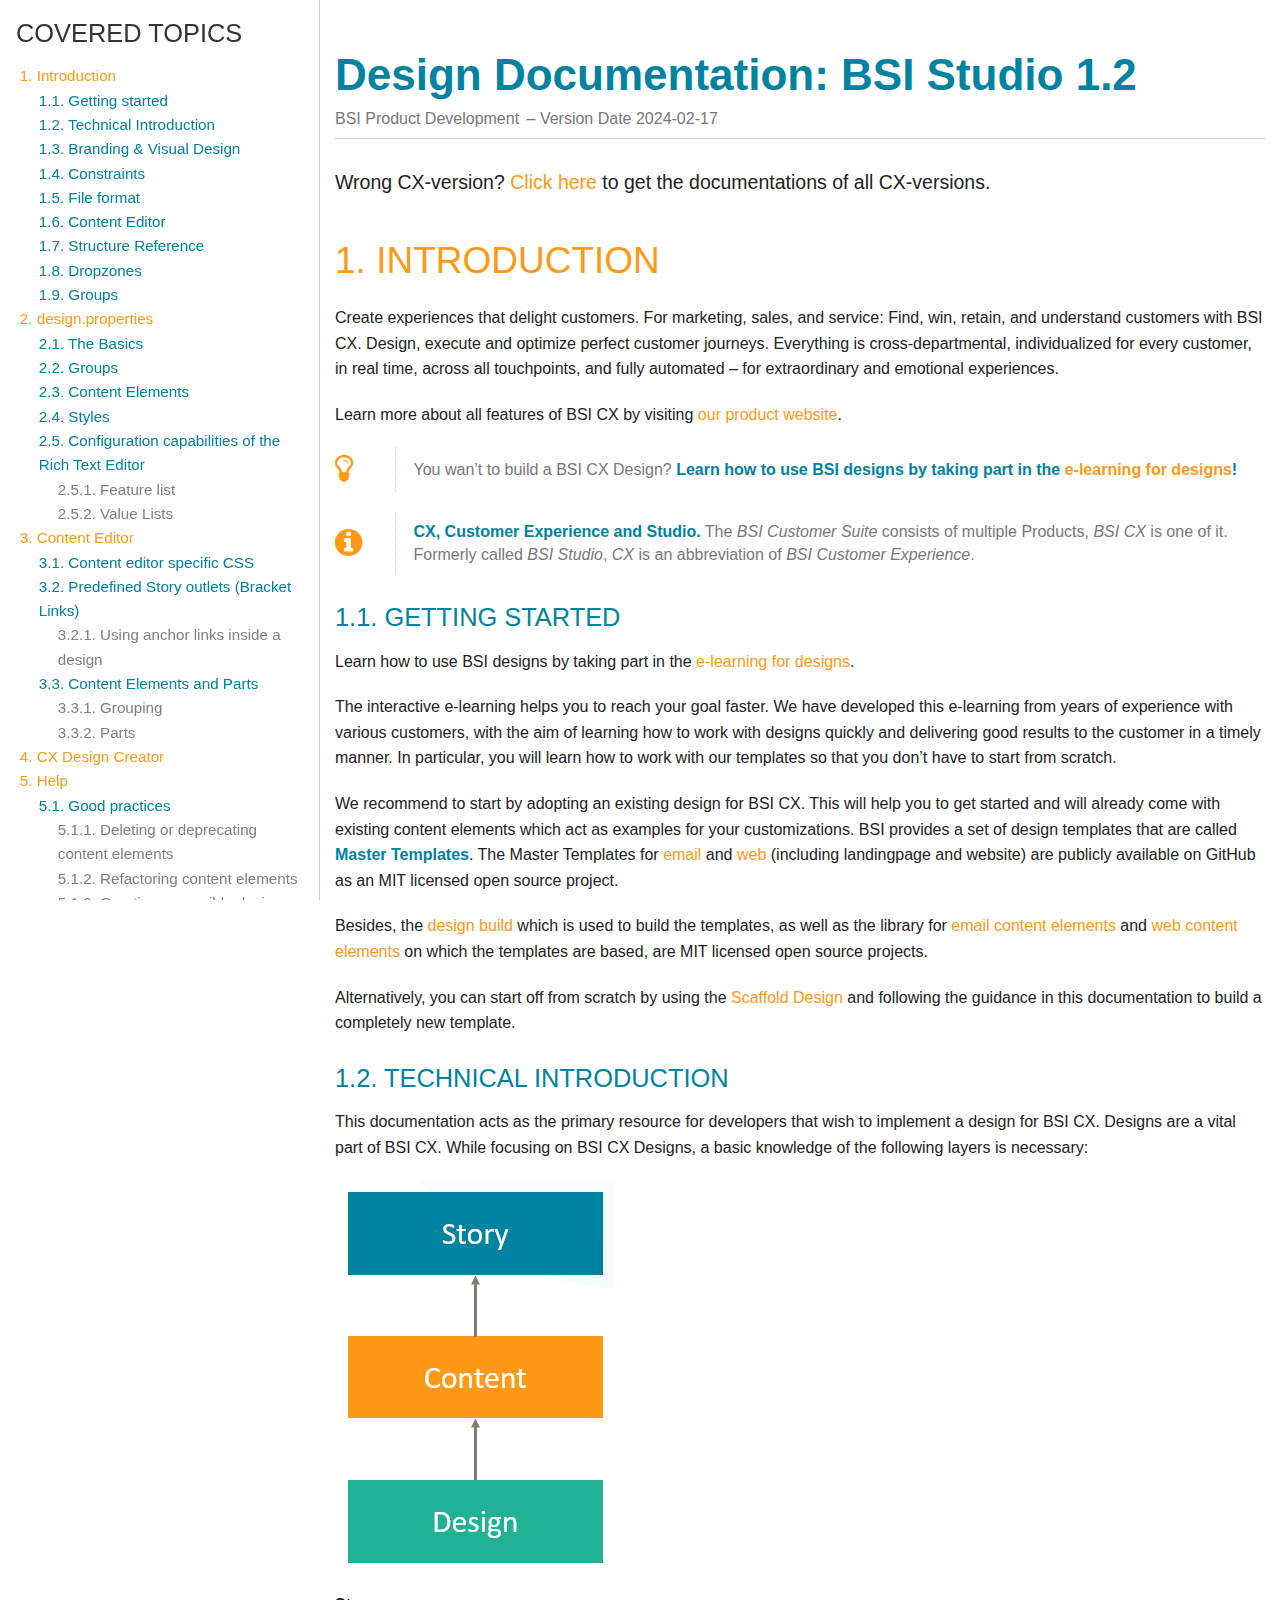
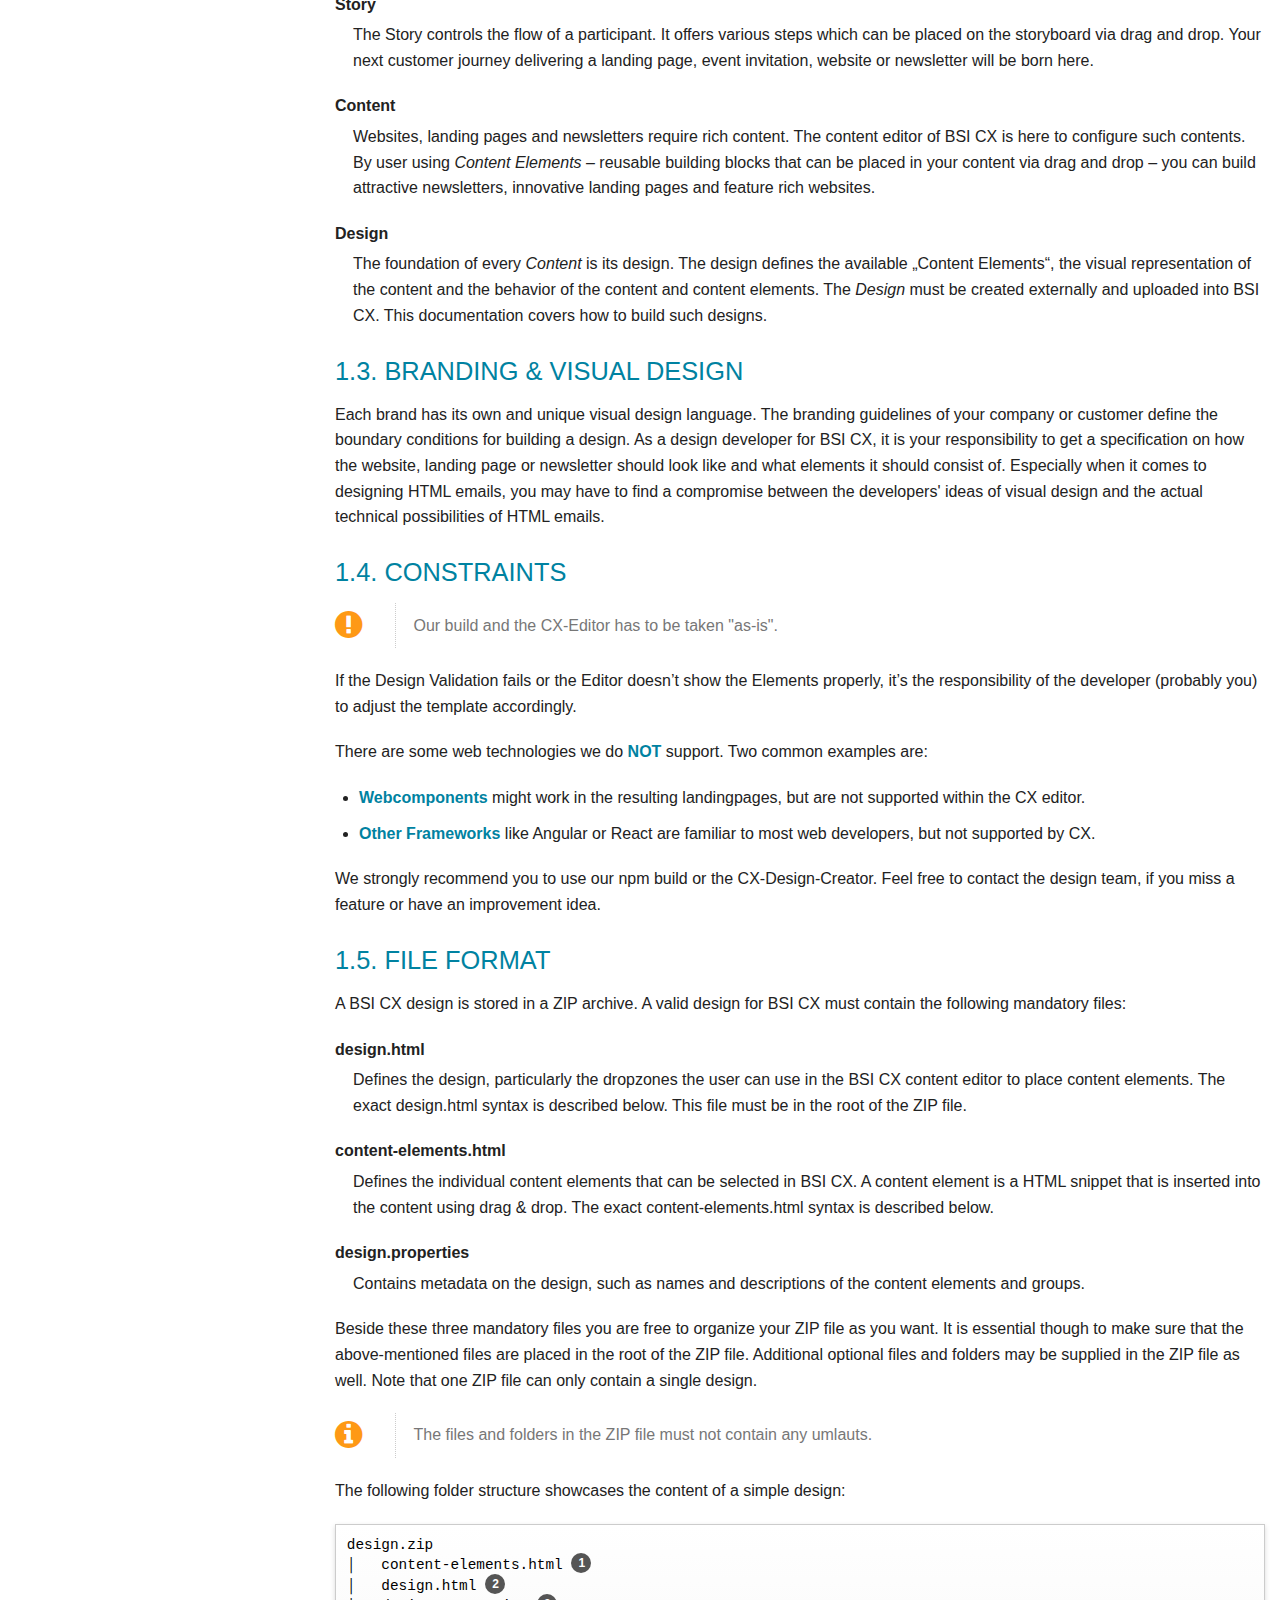
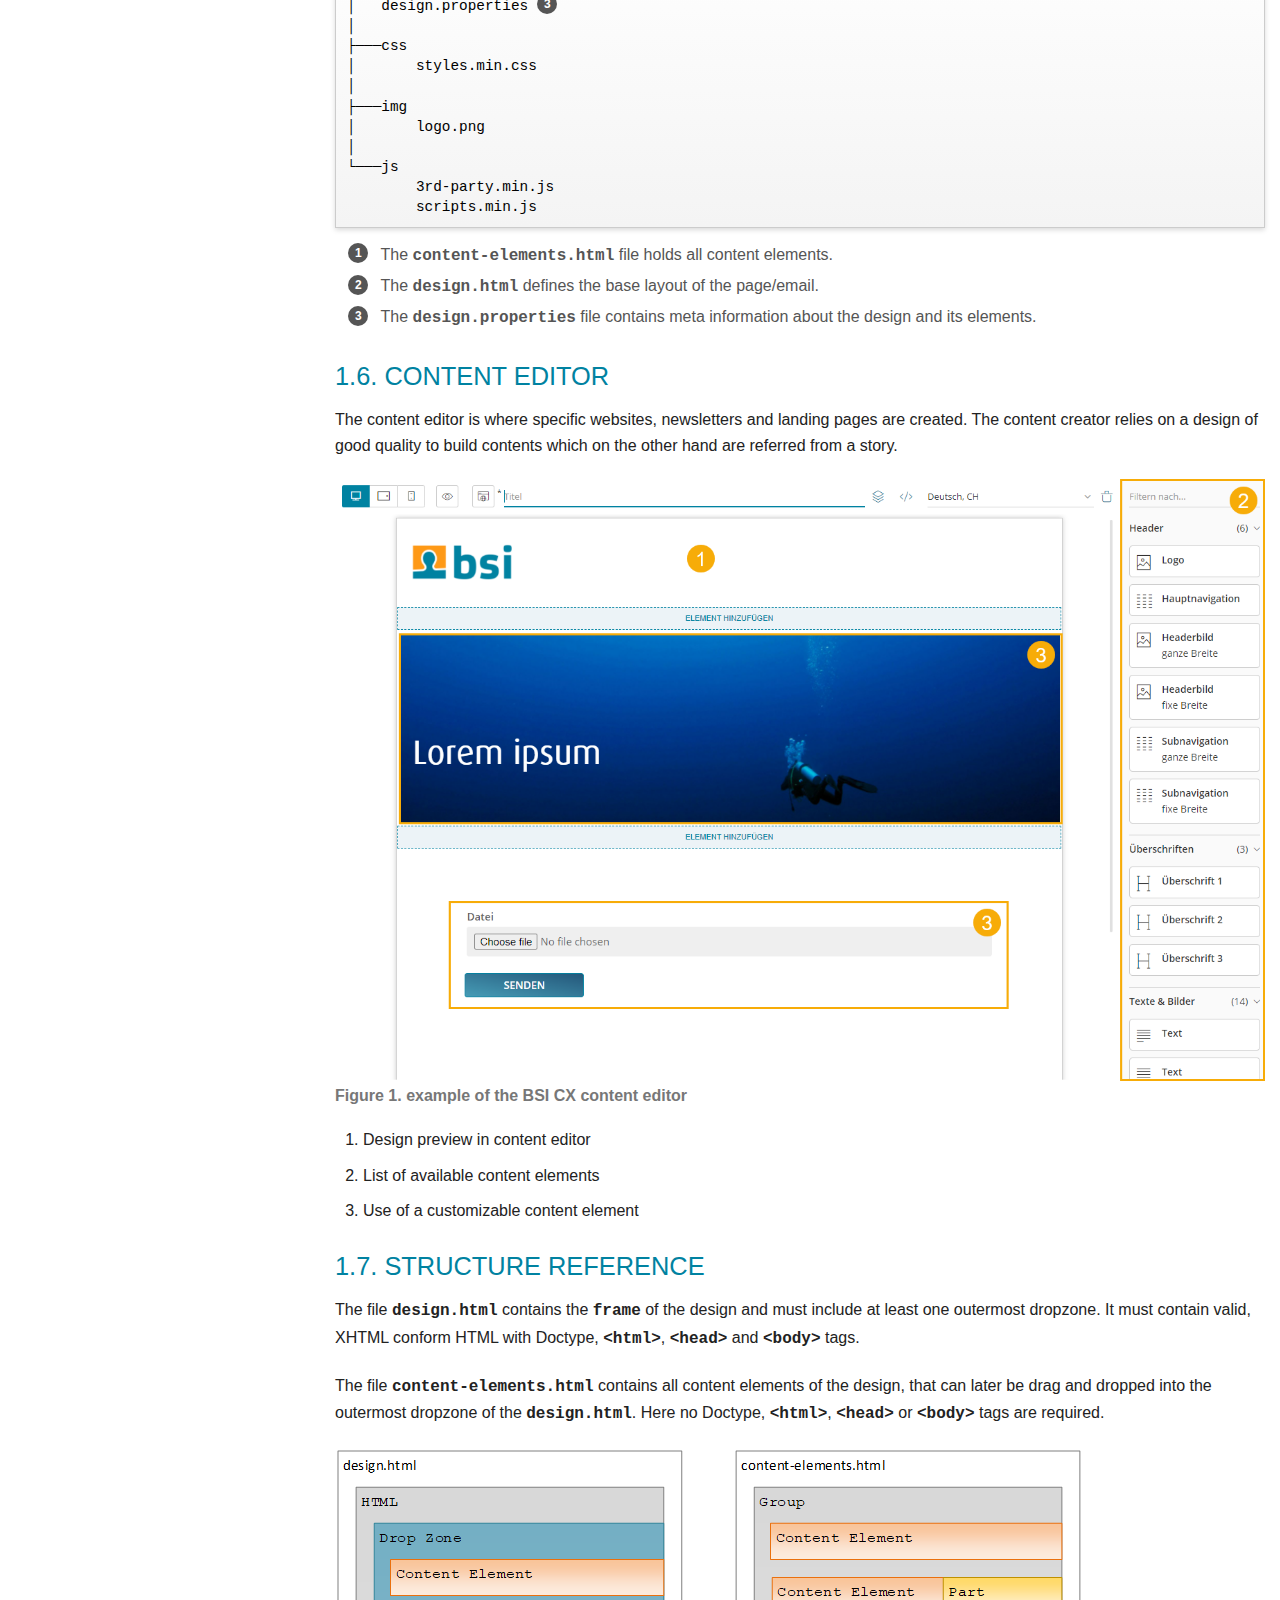
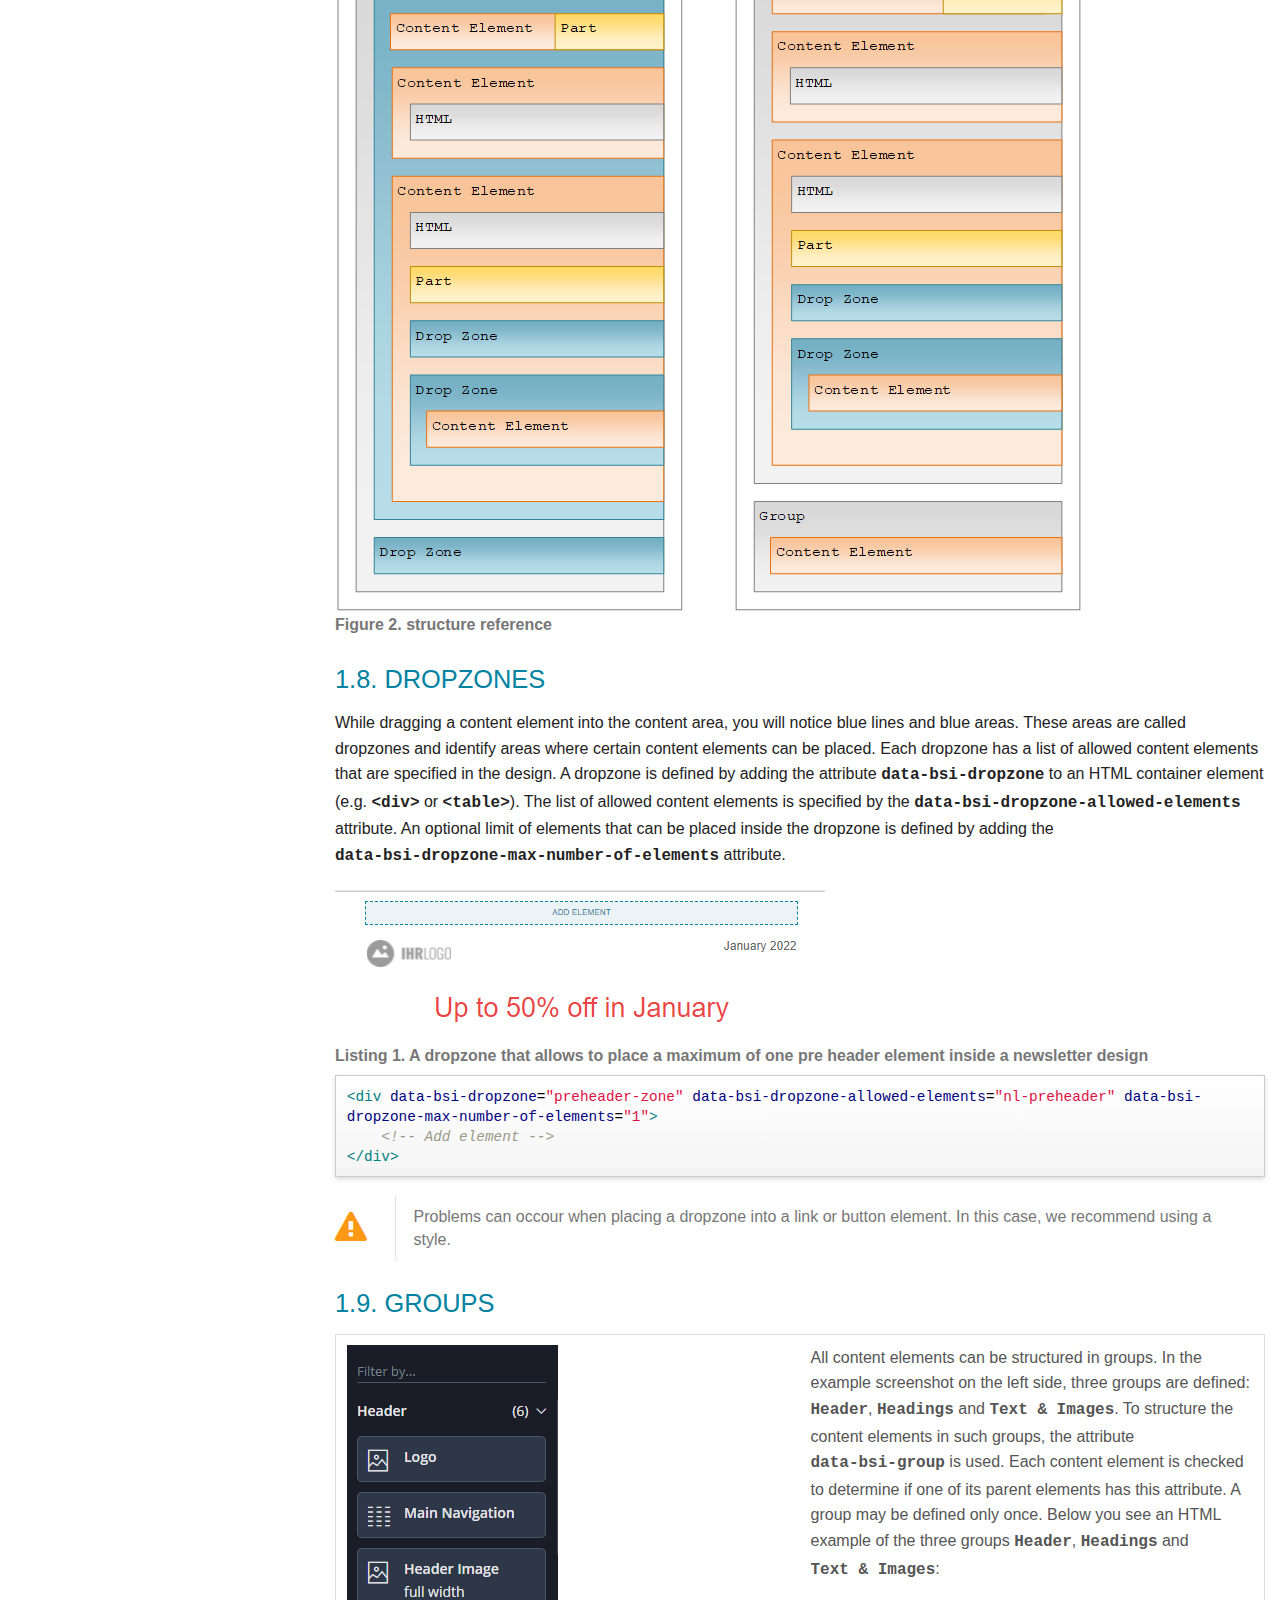
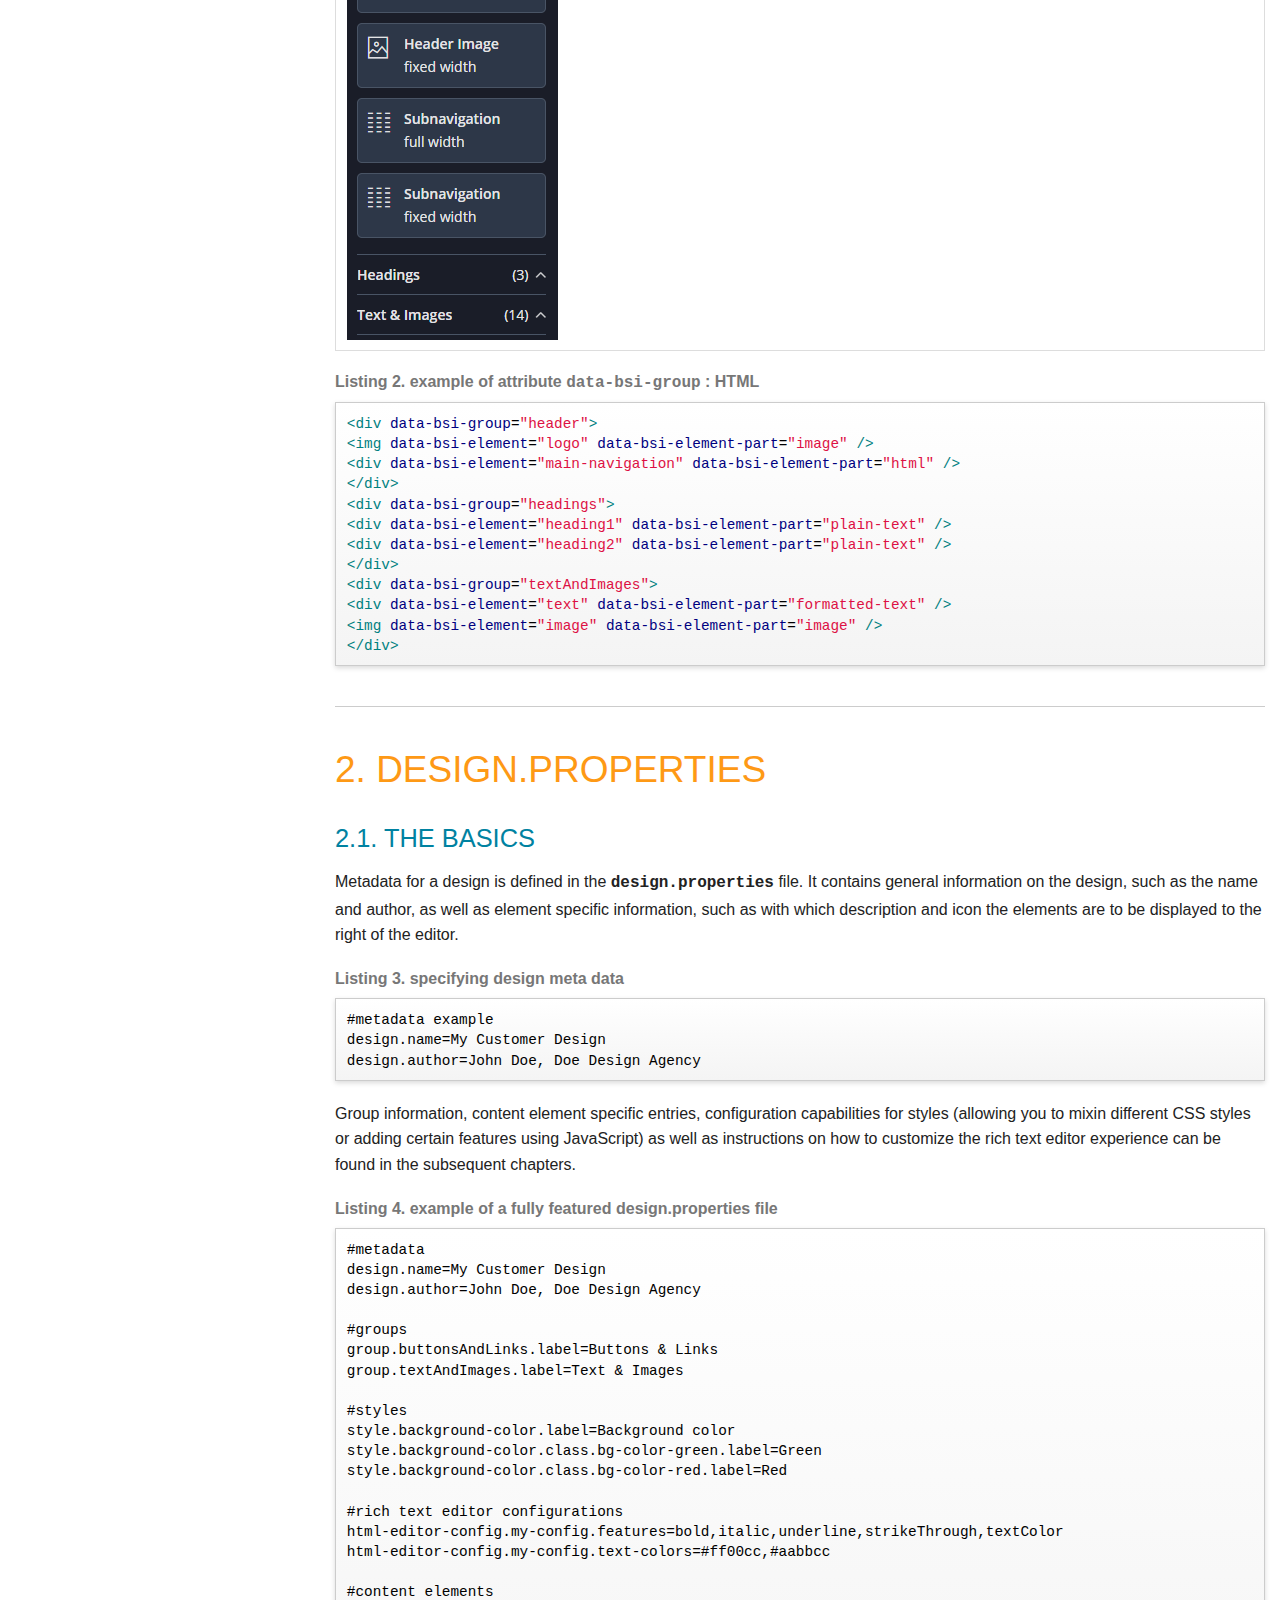
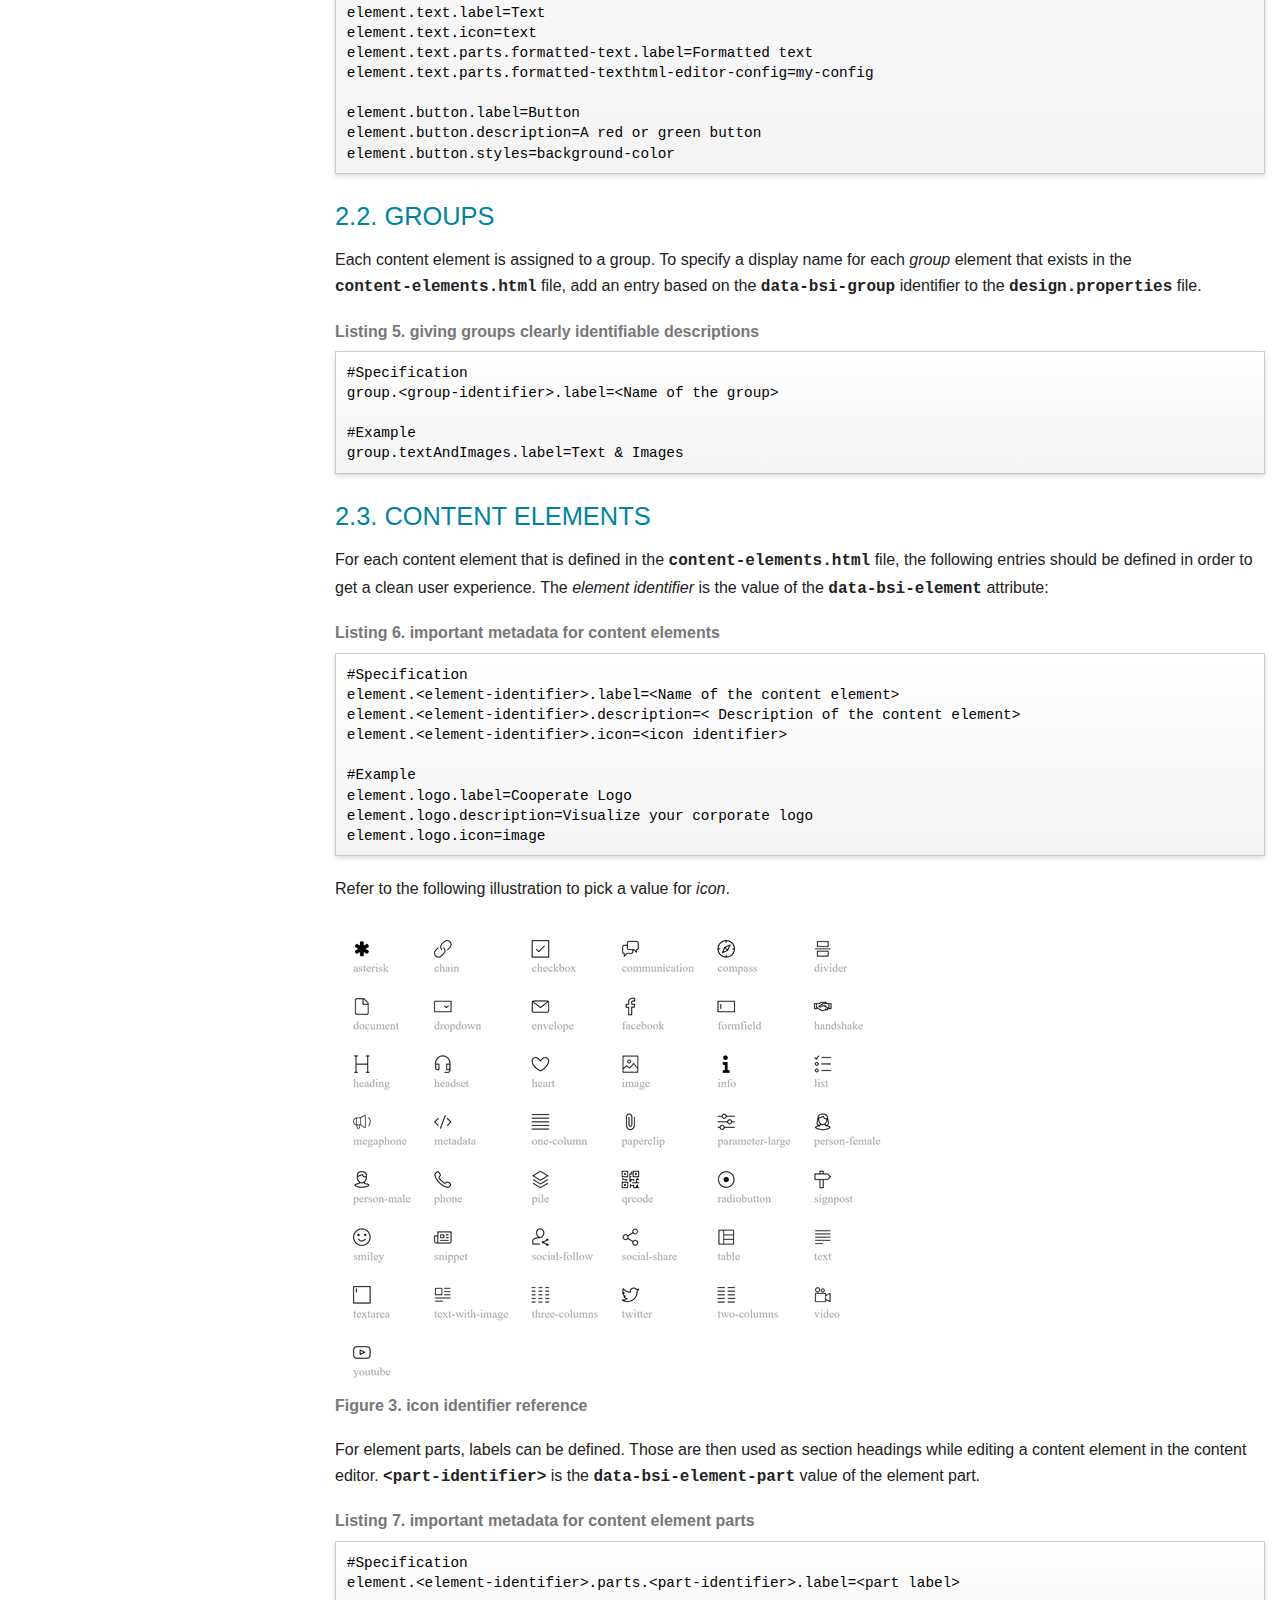
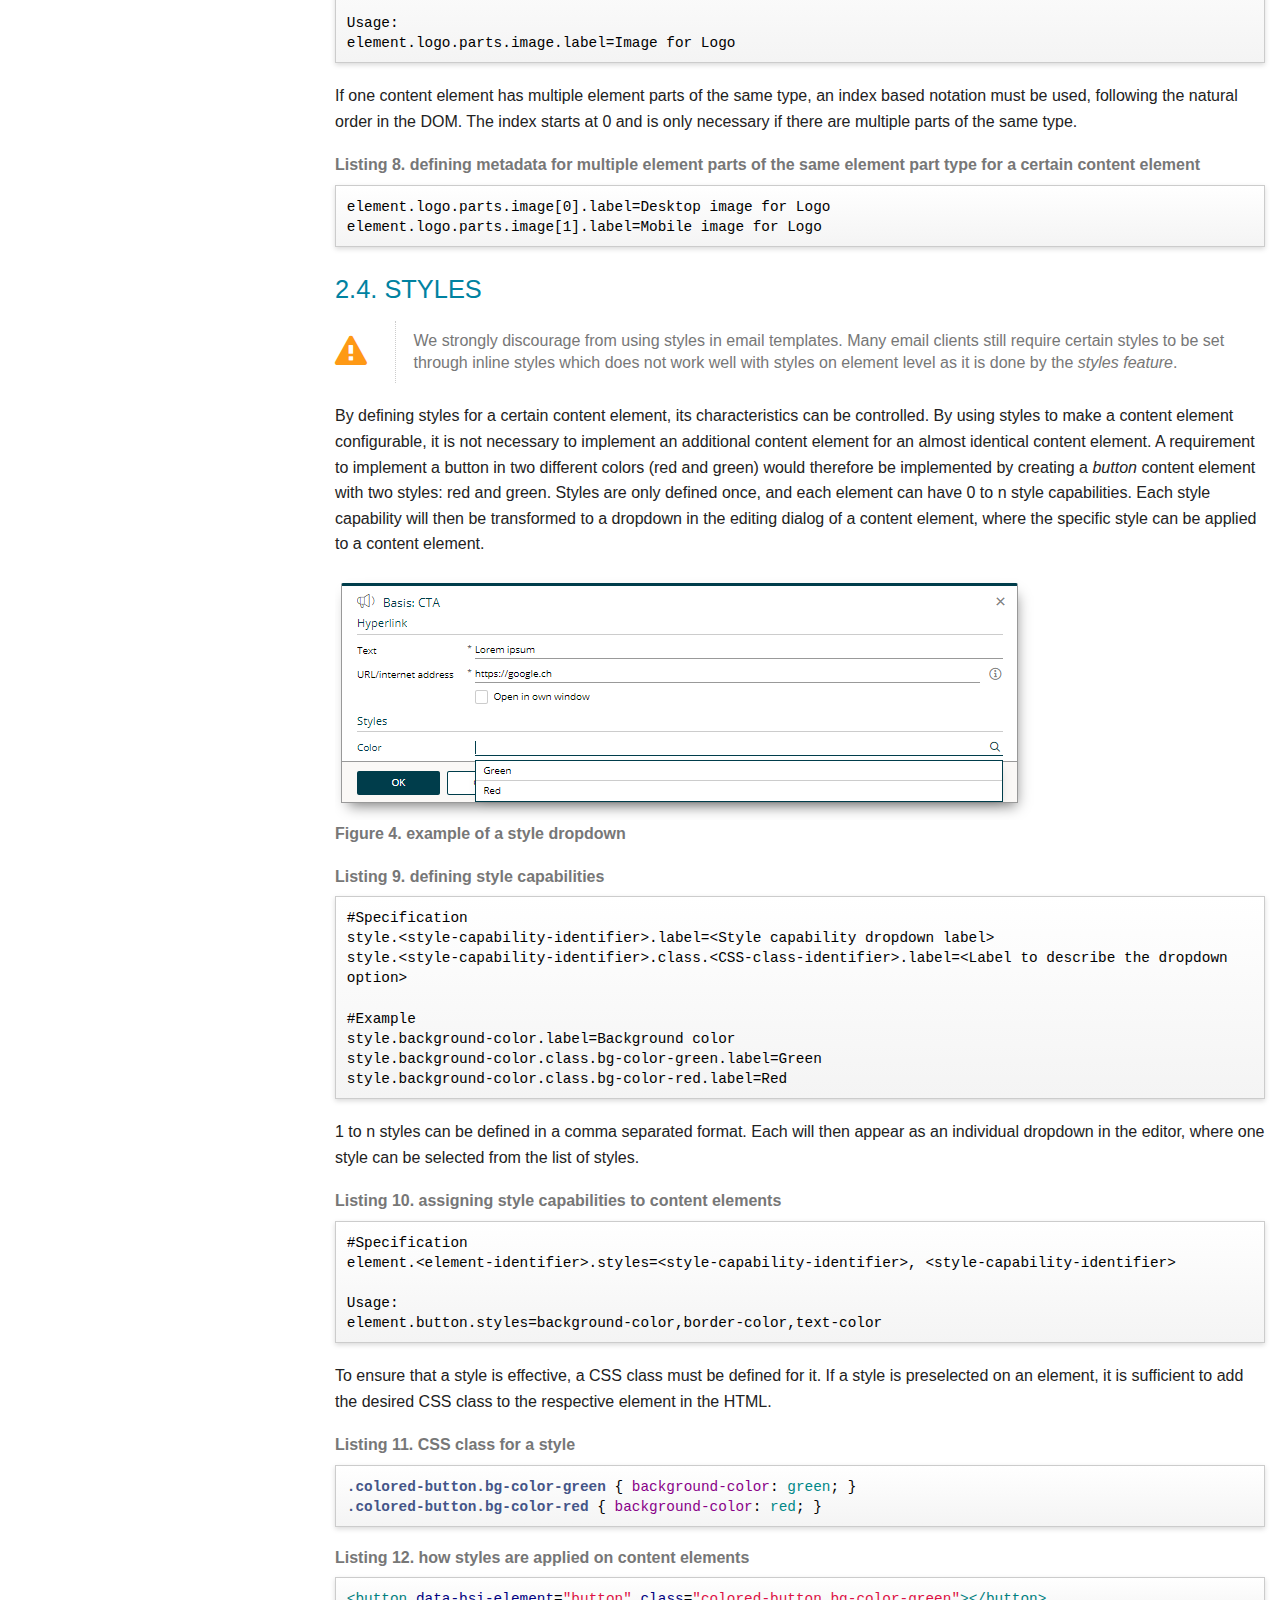
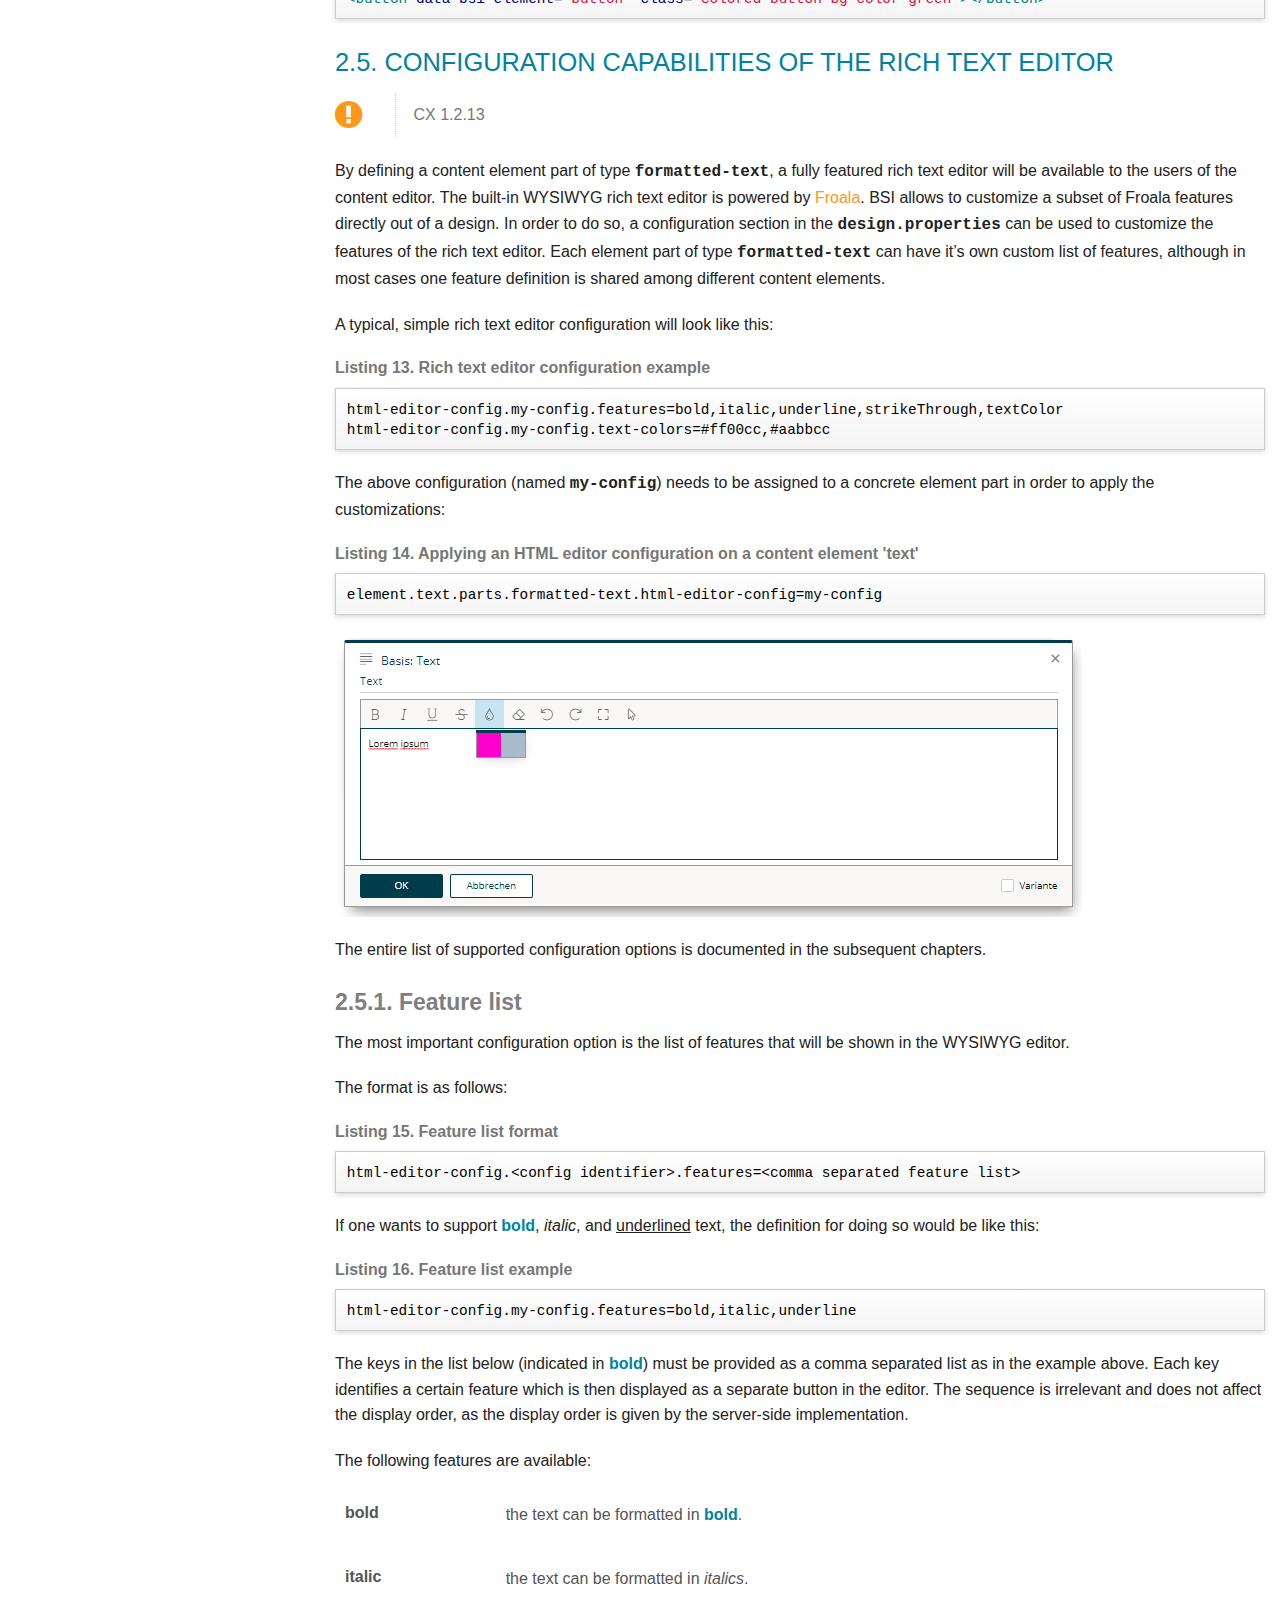
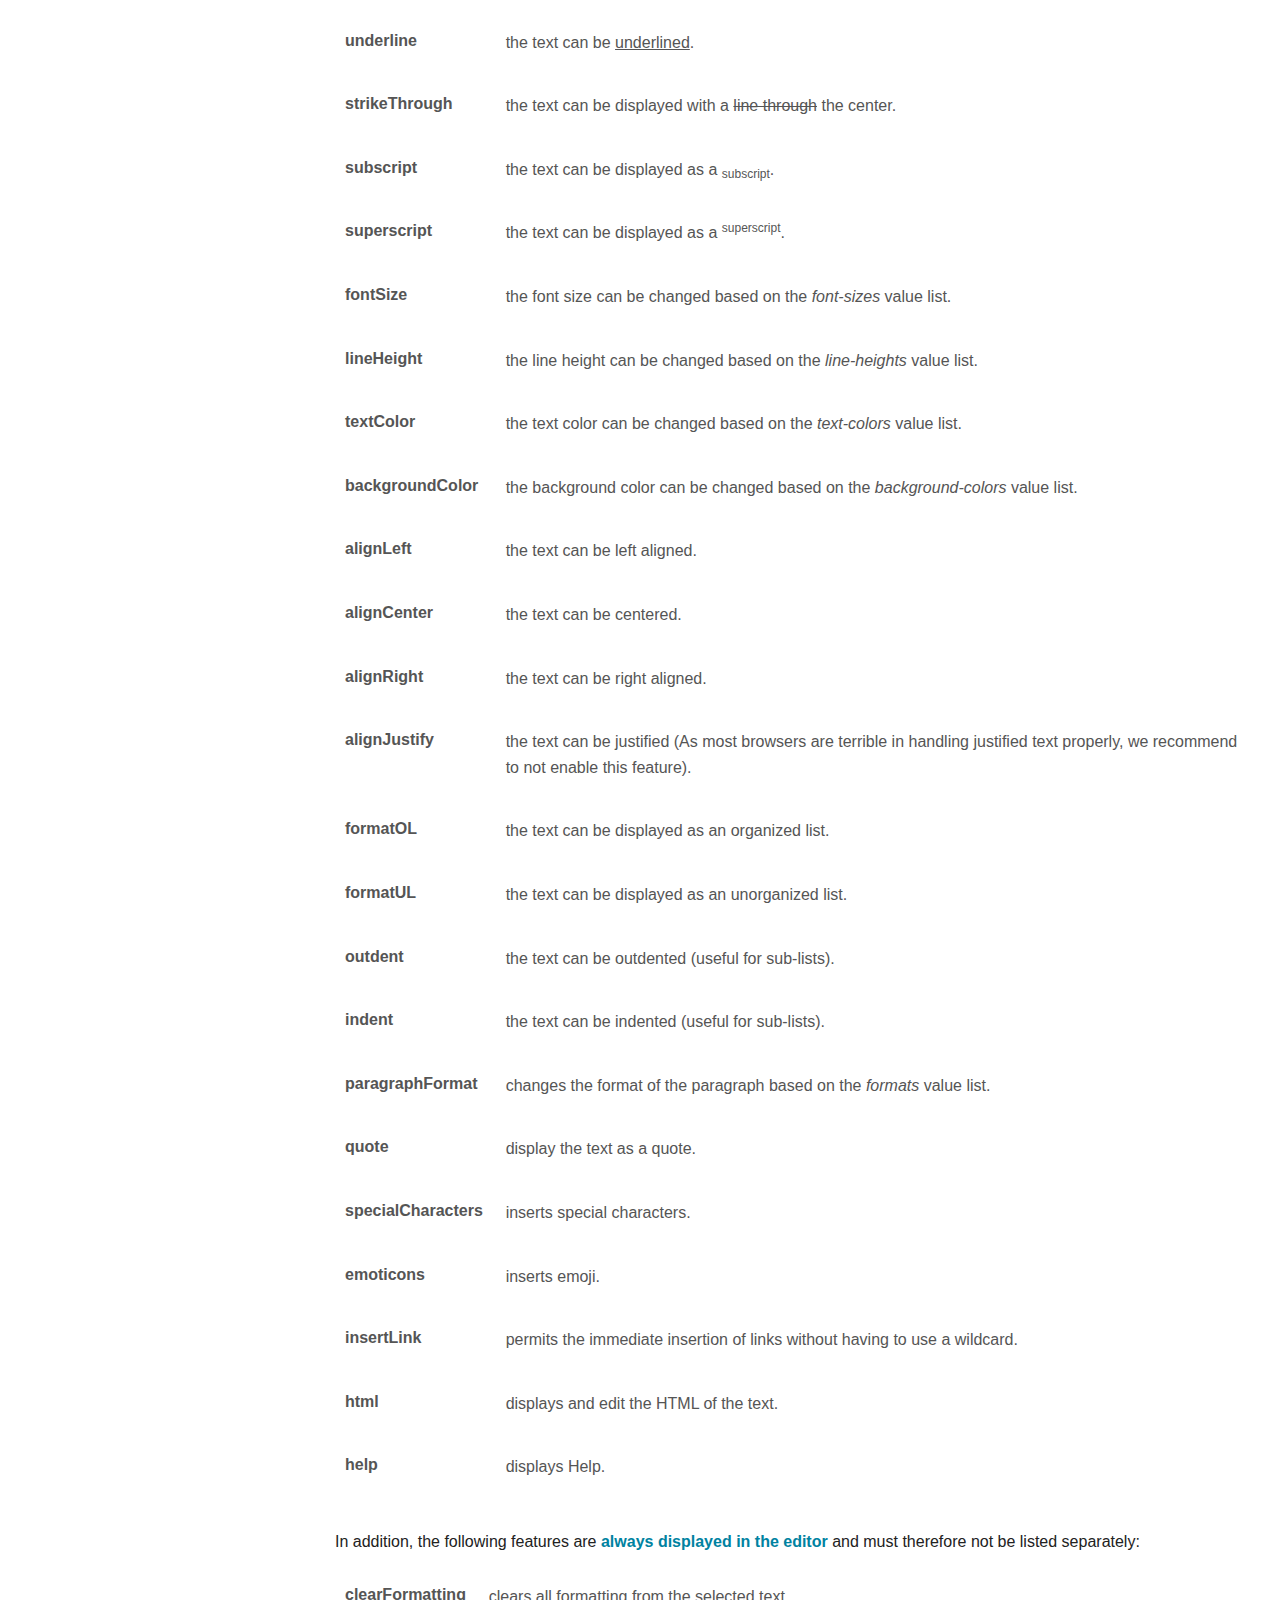
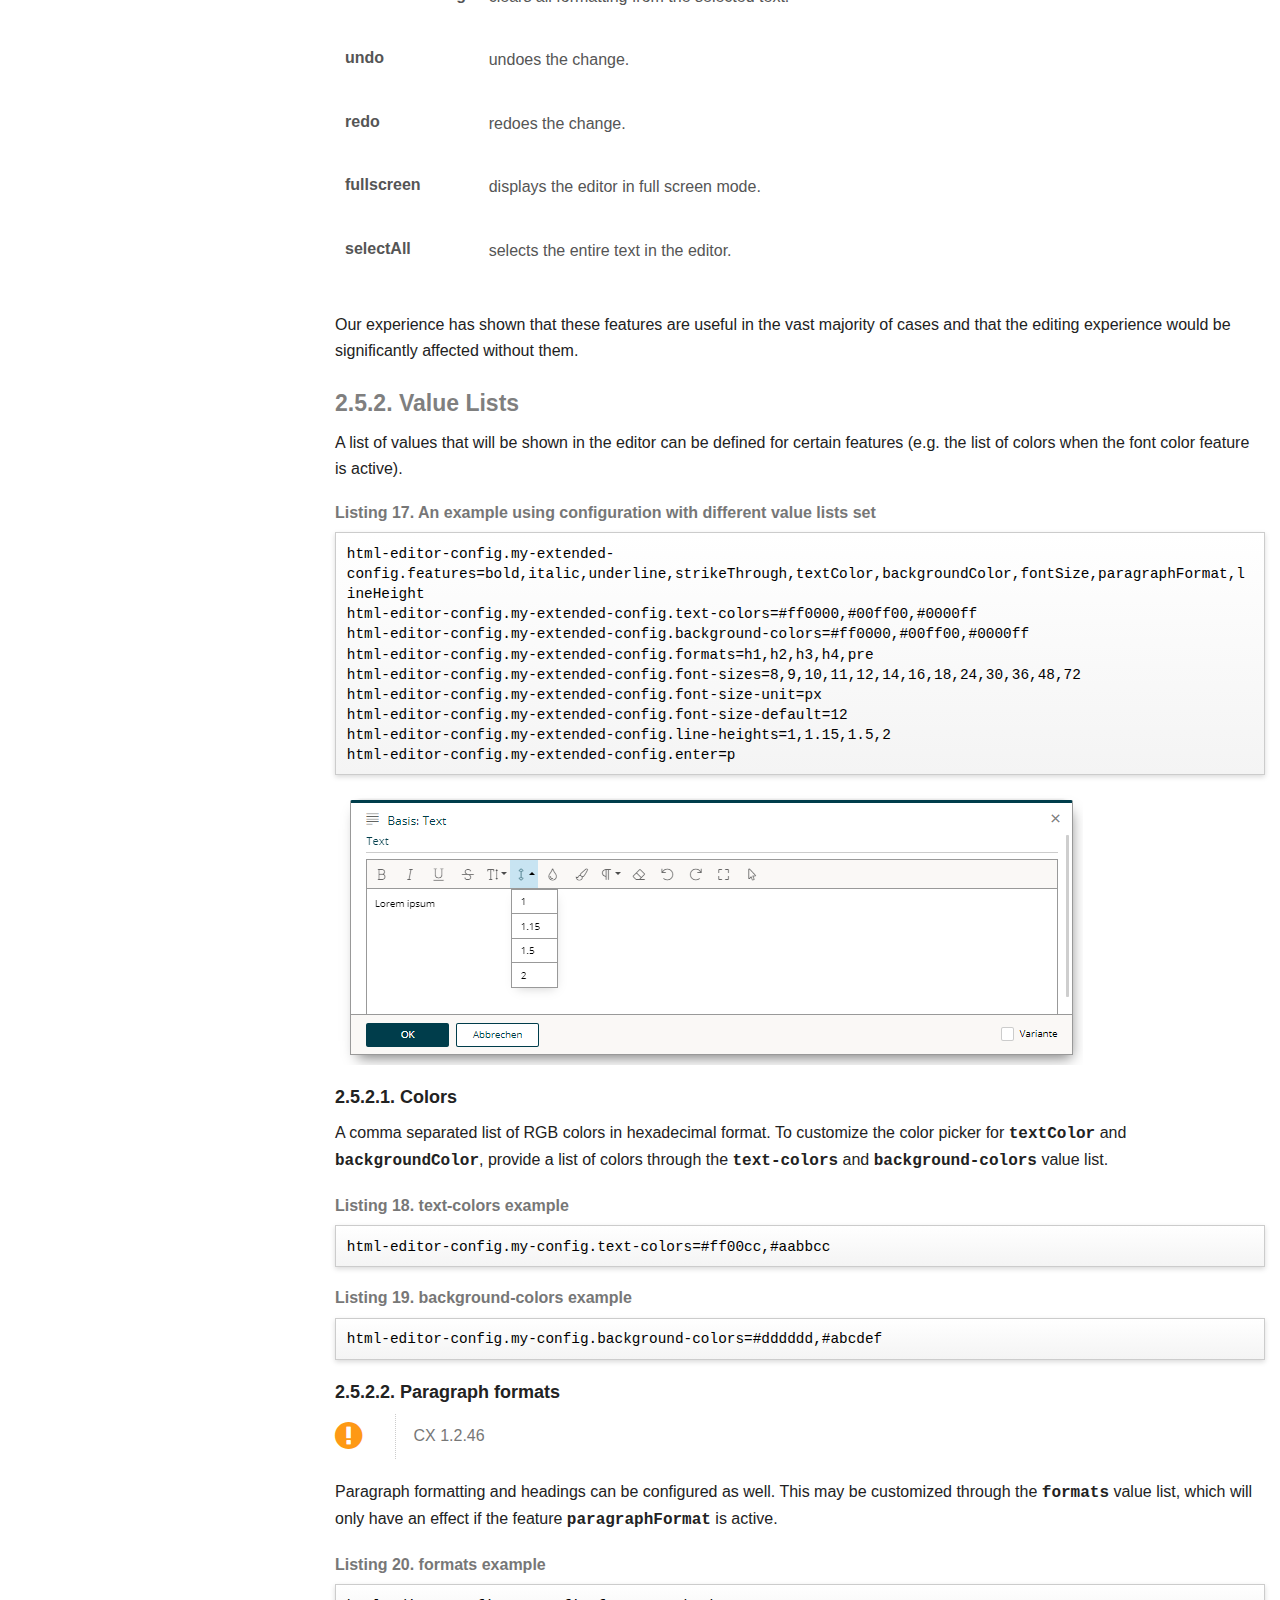
<file: docs/1.2/design.html>
<!DOCTYPE html>
<html lang="en">
<head>
<meta charset="UTF-8">
<!--[if IE]><meta http-equiv="X-UA-Compatible" content="IE=edge"><![endif]-->
<meta name="viewport" content="width=device-width, initial-scale=1.0">
<meta name="generator" content="Asciidoctor 1.5.7.1">
<meta name="author" content="BSI Product Development">
<title>Design Documentation: BSI Studio 1.2</title>
<style>
/* normalize.css v2.1.1 | MIT License | git.io/normalize */
/* ========================================================================== HTML5 display definitions ========================================================================== */
/** Correct `block` display not defined in IE 8/9. */
article, aside, details, figcaption, figure, footer, header, hgroup, main, nav, section, summary { display: block; }

/** Correct `inline-block` display not defined in IE 8/9. */
audio, canvas, video { display: inline-block; }

/** Prevent modern browsers from displaying `audio` without controls. Remove excess height in iOS 5 devices. */
audio:not([controls]) { display: none; height: 0; }

/** Address styling not present in IE 8/9. */
[hidden] { display: none; }

/* ========================================================================== Base ========================================================================== */
/** 1. Prevent system color scheme's background color being used in Firefox, IE, and Opera. 2. Prevent system color scheme's text color being used in Firefox, IE, and Opera. 3. Set default font family to sans-serif. 4. Prevent iOS text size adjust after orientation change, without disabling user zoom. */
html { background: #fff; /* 1 */ color: #000; /* 2 */ font-family: sans-serif; /* 3 */ -ms-text-size-adjust: 100%; /* 4 */ -webkit-text-size-adjust: 100%; /* 4 */ }

/** Remove default margin. */
body { margin: 0; }

/* ========================================================================== Links ========================================================================== */
/** Address `outline` inconsistency between Chrome and other browsers. */
a:focus { outline: thin dotted; }

/** Improve readability when focused and also mouse hovered in all browsers. */
a:active, a:hover { outline: 0; }

/* ========================================================================== Typography ========================================================================== */
/** Address variable `h1` font-size and margin within `section` and `article` contexts in Firefox 4+, Safari 5, and Chrome. */
h1 { font-size: 2em; margin: 0.67em 0; }

/** Address styling not present in IE 8/9, Safari 5, and Chrome. */
abbr[title] { border-bottom: 1px dotted; }

/** Address style set to `bolder` in Firefox 4+, Safari 5, and Chrome. */
b, strong { font-weight: bold; }

/** Address styling not present in Safari 5 and Chrome. */
dfn { font-style: italic; }

/** Address differences between Firefox and other browsers. */
hr { -moz-box-sizing: content-box; box-sizing: content-box; height: 0; }

/** Address styling not present in IE 8/9. */
mark { background: #ff0; color: #000; }

/** Correct font family set oddly in Safari 5 and Chrome. */
code, kbd, pre, samp { font-family: monospace, serif; font-size: 1em; }

/** Improve readability of pre-formatted text in all browsers. */
pre { white-space: pre-wrap; }

/** Set consistent quote types. */
q { quotes: "\201C" "\201D" "\2018" "\2019"; }

/** Address inconsistent and variable font size in all browsers. */
small { font-size: 80%; }

/** Prevent `sub` and `sup` affecting `line-height` in all browsers. */
sub, sup { font-size: 75%; line-height: 0; position: relative; vertical-align: baseline; }

sup { top: -0.5em; }

sub { bottom: -0.25em; }

/* ========================================================================== Embedded content ========================================================================== */
/** Remove border when inside `a` element in IE 8/9. */
img { border: 0; }

/** Correct overflow displayed oddly in IE 9. */
svg:not(:root) { overflow: hidden; }

/* ========================================================================== Figures ========================================================================== */
/** Address margin not present in IE 8/9 and Safari 5. */
figure { margin: 0; }

/* ========================================================================== Forms ========================================================================== */
/** Define consistent border, margin, and padding. */
fieldset { border: 1px solid #c0c0c0; margin: 0 2px; padding: 0.35em 0.625em 0.75em; }

/** 1. Correct `color` not being inherited in IE 8/9. 2. Remove padding so people aren't caught out if they zero out fieldsets. */
legend { border: 0; /* 1 */ padding: 0; /* 2 */ }

/** 1. Correct font family not being inherited in all browsers. 2. Correct font size not being inherited in all browsers. 3. Address margins set differently in Firefox 4+, Safari 5, and Chrome. */
button, input, select, textarea { font-family: inherit; /* 1 */ font-size: 100%; /* 2 */ margin: 0; /* 3 */ }

/** Address Firefox 4+ setting `line-height` on `input` using `!important` in the UA stylesheet. */
button, input { line-height: normal; }

/** Address inconsistent `text-transform` inheritance for `button` and `select`. All other form control elements do not inherit `text-transform` values. Correct `button` style inheritance in Chrome, Safari 5+, and IE 8+. Correct `select` style inheritance in Firefox 4+ and Opera. */
button, select { text-transform: none; }

/** 1. Avoid the WebKit bug in Android 4.0.* where (2) destroys native `audio` and `video` controls. 2. Correct inability to style clickable `input` types in iOS. 3. Improve usability and consistency of cursor style between image-type `input` and others. */
button, html input[type="button"], input[type="reset"], input[type="submit"] { -webkit-appearance: button; /* 2 */ cursor: pointer; /* 3 */ }

/** Re-set default cursor for disabled elements. */
button[disabled], html input[disabled] { cursor: default; }

/** 1. Address box sizing set to `content-box` in IE 8/9. 2. Remove excess padding in IE 8/9. */
input[type="checkbox"], input[type="radio"] { box-sizing: border-box; /* 1 */ padding: 0; /* 2 */ }

/** 1. Address `appearance` set to `searchfield` in Safari 5 and Chrome. 2. Address `box-sizing` set to `border-box` in Safari 5 and Chrome (include `-moz` to future-proof). */
input[type="search"] { -webkit-appearance: textfield; /* 1 */ -moz-box-sizing: content-box; -webkit-box-sizing: content-box; /* 2 */ box-sizing: content-box; }

/** Remove inner padding and search cancel button in Safari 5 and Chrome on OS X. */
input[type="search"]::-webkit-search-cancel-button, input[type="search"]::-webkit-search-decoration { -webkit-appearance: none; }

/** Remove inner padding and border in Firefox 4+. */
button::-moz-focus-inner, input::-moz-focus-inner { border: 0; padding: 0; }

/** 1. Remove default vertical scrollbar in IE 8/9. 2. Improve readability and alignment in all browsers. */
textarea { overflow: auto; /* 1 */ vertical-align: top; /* 2 */ }

/* ========================================================================== Tables ========================================================================== */
/** Remove most spacing between table cells. */
table { border-collapse: collapse; border-spacing: 0; }

*, *:before, *:after { -moz-box-sizing: border-box; -webkit-box-sizing: border-box; box-sizing: border-box; }

html, body { font-size: 100%; }

body { background: white; color: #222222; padding: 0; margin: 0; font-family: "Helvetica Neue", "Helvetica", Helvetica, Arial, sans-serif; font-weight: normal; font-style: normal; line-height: 1; position: relative; cursor: auto; }

a:hover { cursor: pointer; }

a:focus { outline: none; }

img, object, embed { max-width: 100%; height: auto; }

object, embed { height: 100%; }

img { -ms-interpolation-mode: bicubic; }

#map_canvas img, #map_canvas embed, #map_canvas object, .map_canvas img, .map_canvas embed, .map_canvas object { max-width: none !important; }

.left { float: left !important; }

.right { float: right !important; }

.text-left { text-align: left !important; }

.text-right { text-align: right !important; }

.text-center { text-align: center !important; }

.text-justify { text-align: justify !important; }

.hide { display: none; }

.antialiased, body { -webkit-font-smoothing: antialiased; }

img { display: inline-block; vertical-align: middle; }

textarea { height: auto; min-height: 50px; }

select { width: 100%; }

p.lead, .paragraph.lead > p, #preamble > .sectionbody > .paragraph:first-of-type p { font-size: 1.21875em; line-height: 1.6; }

.subheader, #content #toctitle, .admonitionblock td.content > .title, .exampleblock > .title, .imageblock > .title, .videoblock > .title, .listingblock > .title, .literalblock > .title, .openblock > .title, .paragraph > .title, .quoteblock > .title, .sidebarblock > .title, .tableblock > .title, .verseblock > .title, .dlist > .title, .olist > .title, .ulist > .title, .qlist > .title, .hdlist > .title, .tableblock > caption { line-height: 1.4; color: #777777; font-weight: 300; margin-top: 0.2em; margin-bottom: 0.5em; }

/* Typography resets */
div, dl, dt, dd, ul, ol, li, h1, h2, h3, #toctitle, .sidebarblock > .content > .title, h4, h5, h6, pre, form, p, blockquote, th, td { margin: 0; padding: 0; direction: ltr; }

/* Default Link Styles */
a { color: #FE9915; text-decoration: none; line-height: inherit; }
a:hover, a:focus { color: #FE9915; }
a img { border: none; }

/* Default paragraph styles */
p { font-family: inherit; font-weight: normal; font-size: 1em; line-height: 1.6; margin-bottom: 1.25em; text-rendering: optimizeLegibility; }
p aside { font-size: 0.875em; line-height: 1.35; font-style: italic; }

/* Default header styles */
h1, h2, h3, #toctitle, .sidebarblock > .content > .title, h4, h5, h6 { font-family: "Helvetica Neue", "Helvetica", Helvetica, Arial, sans-serif; font-weight: normal; font-style: normal; text-rendering: optimizeLegibility; margin-top: 1em; margin-bottom: 0.5em; line-height: 1.2125em; }
h1 small, h2 small, h3 small, #toctitle small, .sidebarblock > .content > .title small, h4 small, h5 small, h6 small { font-size: 60%; color: gray; line-height: 0; }

h1 { font-size: 2.125em; color: #0082A1; }

h2 { font-size: 1.6875em; text-transform: uppercase; color: #FE9915; }
h2 a, h2 a:hover, div#toc.toc2 ul a { color: #FE9915; }

h3, #toctitle, .sidebarblock > .content > .title { font-size: 1.375em; text-transform: uppercase; color: #0082A1; }
h3 a, h3 a:hover, div#toc.toc2 ul ul a{ color: #0082A1; }

h4 { font-size: 1.125em; color: #7F7F7F; font-weight: bold; }
h4 a, h4 a:hover, div#toc.toc2 ul ul ul a { color: #7F7F7F; }

h5 { font-size: 1.125em; font-weight: bold; }
h5 a, h5 a:hover, div#toc.toc2 ul ul ul ul a { color: #000; }

h6 { font-size: 1em; }

hr { border: dotted #cccccc; border-width: 1px 0 0; clear: both; margin: 1.25em 0 1.1875em; height: 0; }

/* Helpful Typography Defaults */
em, i { font-style: italic; line-height: inherit; }

strong, b { font-weight: bold; line-height: inherit; color: #0082A1}

small { font-size: 60%; line-height: inherit; }

code { font-family: Consolas, "Liberation Mono", Courier, monospace; font-weight: bold; }

/* Lists */
ul, ol, dl { font-size: 1em; line-height: 1.6; margin-bottom: 1.25em; list-style-position: outside; font-family: inherit; }

ul, ol { margin-left: 1.5em; }

/* Unordered Lists */
ul li ul, ul li ol { margin-left: 1.25em; margin-bottom: 0; font-size: 1em; /* Override nested font-size change */ }
ul.square li ul, ul.circle li ul, ul.disc li ul { list-style: inherit; }
ul.square { list-style-type: square; }
ul.circle { list-style-type: circle; }
ul.disc { list-style-type: disc; }
ul.no-bullet { list-style: none; }

/* Ordered Lists */
ol li ul, ol li ol { margin-left: 1.25em; margin-bottom: 0; }

/* Definition Lists */
dl dt { margin-bottom: 0.3125em; font-weight: bold; }
dl dd { margin-bottom: 1.25em; }

/* Abbreviations */
abbr, acronym { text-transform: uppercase; font-size: 90%; color: #555555; border-bottom: 1px dotted #dddddd; cursor: help; }

abbr { text-transform: none; }

/* Blockquotes */
blockquote { margin: 0 0 1.25em; padding: 0.5625em 1.25em 0 1.1875em; border-left: 1px solid #efefef; }
blockquote cite { display: block; font-size: 0.8125em; color: #5e5e5e; }
blockquote cite:before { content: "\2014 \0020"; }
blockquote cite a, blockquote cite a:visited { color: #5e5e5e; }

blockquote, blockquote p { line-height: 1.6; color: #777777; }

/* Microformats */
.vcard { display: inline-block; margin: 0 0 1.25em 0; border: 1px solid #dddddd; padding: 0.625em 0.75em; }
.vcard li { margin: 0; display: block; }
.vcard .fn { font-weight: bold; font-size: 0.9375em; }

.vevent .summary { font-weight: bold; }
.vevent abbr { cursor: auto; text-decoration: none; font-weight: bold; border: none; padding: 0 0.0625em; }

@media only screen and (min-width: 768px) { h1, h2, h3, #toctitle, .sidebarblock > .content > .title, h4, h5, h6 { line-height: 1.4; }
  h1 { font-size: 2.75em; }
  h2 { font-size: 2.3125em; }
  h3, #toctitle, .sidebarblock > .content > .title { font-size: 1.5875em; }
  h4 { font-size: 1.4375em; } }
/* Print styles.  Inlined to avoid required HTTP connection: www.phpied.com/delay-loading-your-print-css/ Credit to Paul Irish and HTML5 Boilerplate (html5boilerplate.com)
*/
.print-only { display: none !important; }

@media print { * { background: transparent !important; color: #000 !important; /* Black prints faster: h5bp.com/s */ box-shadow: none !important; text-shadow: none !important; }
  a, a:visited { text-decoration: underline; }
  a[href]:after { content: " (" attr(href) ")"; }
  abbr[title]:after { content: " (" attr(title) ")"; }
  .ir a:after, a[href^="javascript:"]:after, a[href^="#"]:after { content: ""; }
  pre, blockquote { border: 1px solid #999; page-break-inside: avoid; }
  thead { display: table-header-group; /* h5bp.com/t */ }
  tr, img { page-break-inside: avoid; }
  img { max-width: 100% !important; }
  @page { margin: 0.5cm; }
  p, h2, h3, #toctitle, .sidebarblock > .content > .title { orphans: 3; widows: 3; }
  h2, h3, #toctitle, .sidebarblock > .content > .title { page-break-after: avoid; }
  .hide-on-print { display: none !important; }
  .print-only { display: block !important; }
  .hide-for-print { display: none !important; }
  .show-for-print { display: inherit !important; } }
/* Tables */
table { background: white; margin-bottom: 1.25em; border: solid 1px #dddddd; }
table thead, table tfoot { background: whitesmoke; font-weight: normal; }
table thead tr th, table thead tr td, table tfoot tr th, table tfoot tr td { padding: 0.5em 0.625em 0.625em; font-size: inherit; color: #333333; text-align: left; }
table tr th, table tr td { padding: 0.5625em 0.625em; font-size: inherit; color: #555555; }
table thead tr th, table tr th {color: #0082A1; font-weight: bold}
table tr.even, table tr.alt, table tr:nth-of-type(even) { background: #f9f9f9; }
table thead tr th, table tfoot tr th, table tbody tr td, table tr td, table tfoot tr td { display: table-cell; line-height: 1.4; }

.clearfix:before, .clearfix:after, .float-group:before, .float-group:after { content: " "; display: table; }
.clearfix:after, .float-group:after { clear: both; }

*:not(pre) > code { font-size: inherit; padding: 0; white-space: nowrap; background-color: inherit; border: 0 solid #dddddd; -webkit-border-radius: 0; border-radius: 0; text-shadow: none; }

pre, pre > code { line-height: 1.4; color: black; font-family: monospace, serif; font-weight: normal; }

kbd.keyseq { color: #888888; }

kbd:not(.keyseq) { display: inline-block; color: #555555; font-size: 0.75em; line-height: 1.4; background-color: #F7F7F7; border: 1px solid #ccc; -webkit-border-radius: 3px; border-radius: 3px; -webkit-box-shadow: 0 1px 0 rgba(0, 0, 0, 0.2), 0 0 0 2px white inset; box-shadow: 0 1px 0 rgba(0, 0, 0, 0.2), 0 0 0 2px white inset; margin: -0.15em 0.15em 0 0.15em; padding: 0.2em 0.6em 0.2em 0.5em; vertical-align: middle; white-space: nowrap; }

kbd kbd:first-child { margin-left: 0; }

kbd kbd:last-child { margin-right: 0; }

.menuseq, .menu { color: #3b3b3b; }

#header, #content, #footnotes, #footer { width: 100%; margin-left: auto; margin-right: auto; margin-top: 0; margin-bottom: 0; max-width: 62.5em; *zoom: 1; position: relative; padding-left: 0.9375em; padding-right: 0.9375em; }
#header:before, #header:after, #content:before, #content:after, #footnotes:before, #footnotes:after, #footer:before, #footer:after { content: " "; display: table; }
#header:after, #content:after, #footnotes:after, #footer:after { clear: both; }

#header { margin-bottom: 2.5em; }
#header > h1 { font-weight: bold; border-bottom: 1px dotted #cccccc; margin-bottom: -28px; padding-bottom: 32px; }
#header span { color: #777777; }
#header #revnumber { text-transform: capitalize; }
#header br { display: none; }
#header br + span { padding-left: 3px; }
#header br + span:before { content: "\2013 \0020"; }
#header br + span.author { padding-left: 0; }
#header br + span.author:before { content: ", "; }

#toc { border-bottom: 1px solid #cccccc; padding-bottom: 1.25em; }
#toc > ul { margin-left: 0.25em; }
#toc ul.sectlevel0 > li > a { font-style: italic; }
#toc ul.sectlevel0 ul.sectlevel1 { margin-left: 0; margin-top: 0.5em; margin-bottom: 0.5em; }
#toc ul { list-style-type: none; }

#toctitle { color: #777777; }

@media only screen and (min-width: 1280px) { body.toc2 { padding-left: 20em; }
  #toc.toc2 { position: fixed; width: 20em; left: 0; top: 0; border-right: 1px solid #cccccc; border-bottom: 0; z-index: 1000; padding: 1em; height: 100%; overflow: auto; }
  #toc.toc2 #toctitle { margin-top: 0; }
  #toc.toc2 > ul { font-size: .95em; }
  #toc.toc2 ul ul { margin-left: 0; padding-left: 1.25em; }
  #toc.toc2 ul.sectlevel0 ul.sectlevel1 { padding-left: 0; margin-top: 0.5em; margin-bottom: 0.5em; }
  body.toc2.toc-right { padding-left: 0; padding-right: 20em; }
  body.toc2.toc-right #toc.toc2 { border-right: 0; border-left: 1px solid #cccccc; left: auto; right: 0; } }
#content #toc { border-style: solid; border-width: 1px; border-color: #d9d9d9; margin-bottom: 1.25em; padding: 1.25em; background: #f2f2f2; border-width: 0; -webkit-border-radius: 0; border-radius: 0; }
#content #toc > :first-child { margin-top: 0; }
#content #toc > :last-child { margin-bottom: 0; }
#content #toc a { text-decoration: none; }

#content #toctitle { font-weight: bold; font-family: "Helvetica Neue", "Helvetica", Helvetica, Arial, sans-serif; font-size: 1em; padding-left: 0.125em; }

#footer { max-width: 100%; background-color: #272727; padding: 1.25em; }

#footer-text { color: #bcbcbc; line-height: 1.44; }

.sect1 { padding-bottom: 1.25em; }

.sect1 + .sect1 { border-top: 1px solid #cccccc; }

#content h1 > a.anchor, h2 > a.anchor, h3 > a.anchor, #toctitle > a.anchor, .sidebarblock > .content > .title > a.anchor, h4 > a.anchor, h5 > a.anchor, h6 > a.anchor { position: absolute; width: 1em; margin-left: -1em; display: block; text-decoration: none; visibility: hidden; text-align: center; font-weight: normal; }
#content h1 > a.anchor:before, h2 > a.anchor:before, h3 > a.anchor:before, #toctitle > a.anchor:before, .sidebarblock > .content > .title > a.anchor:before, h4 > a.anchor:before, h5 > a.anchor:before, h6 > a.anchor:before { content: '\00A7'; font-size: .85em; vertical-align: text-top; display: block; margin-top: 0.05em; }
#content h1:hover > a.anchor, #content h1 > a.anchor:hover, h2:hover > a.anchor, h2 > a.anchor:hover, h3:hover > a.anchor, #toctitle:hover > a.anchor, .sidebarblock > .content > .title:hover > a.anchor, h3 > a.anchor:hover, #toctitle > a.anchor:hover, .sidebarblock > .content > .title > a.anchor:hover, h4:hover > a.anchor, h4 > a.anchor:hover, h5:hover > a.anchor, h5 > a.anchor:hover, h6:hover > a.anchor, h6 > a.anchor:hover { visibility: visible; }
#content h1 > a.link, h2 > a.link, h3 > a.link, #toctitle > a.link, .sidebarblock > .content > .title > a.link, h4 > a.link, h5 > a.link, h6 > a.link { color: #333333; text-decoration: none; }
#content h1 > a.link:hover, h2 > a.link:hover, h3 > a.link:hover, #toctitle > a.link:hover, .sidebarblock > .content > .title > a.link:hover, h4 > a.link:hover, h5 > a.link:hover, h6 > a.link:hover { color: #262626; }

.imageblock, .literalblock, .listingblock, .verseblock, .videoblock { margin-bottom: 1.25em; }

.admonitionblock td.content > .title, .exampleblock > .title, .imageblock > .title, .videoblock > .title, .listingblock > .title, .literalblock > .title, .openblock > .title, .paragraph > .title, .quoteblock > .title, .sidebarblock > .title, .tableblock > .title, .verseblock > .title, .dlist > .title, .olist > .title, .ulist > .title, .qlist > .title, .hdlist > .title { text-align: left; font-weight: bold; }

.tableblock > caption { text-align: left; font-weight: bold; white-space: nowrap; overflow: visible; max-width: 0; }

table.tableblock #preamble > .sectionbody > .paragraph:first-of-type p { font-size: inherit; }

.admonitionblock > table { border: 0; background: none; width: 100%; }
.admonitionblock > table td.icon { font-size:2em; padding: 0px; text-align: left; width: 60px; }
.admonitionblock > table td.icon img { max-width: none; }
.admonitionblock > table td.icon .title { font-weight: bold; text-transform: uppercase; }
.admonitionblock > table td.content { padding-left: 1.125em; padding-right: 1.25em; border-left: 1px dotted #cccccc; color: #777777; }
.admonitionblock > table td.content > :last-child > :last-child { margin-bottom: 0; }

.exampleblock > .content { border-style: solid; border-width: 1px; border-color: #e6e6e6; margin-bottom: 1.25em; padding: 1.25em; background: white; -webkit-border-radius: 0; border-radius: 0; }
.exampleblock > .content > :first-child { margin-top: 0; }
.exampleblock > .content > :last-child { margin-bottom: 0; }
.exampleblock > .content h1, .exampleblock > .content h2, .exampleblock > .content h3, .exampleblock > .content #toctitle, .sidebarblock.exampleblock > .content > .title, .exampleblock > .content h4, .exampleblock > .content h5, .exampleblock > .content h6, .exampleblock > .content p { color: #555555; }
.exampleblock > .content h1, .exampleblock > .content h2, .exampleblock > .content h3, .exampleblock > .content #toctitle, .sidebarblock.exampleblock > .content > .title, .exampleblock > .content h4, .exampleblock > .content h5, .exampleblock > .content h6 { line-height: 1; margin-bottom: 0.625em; }
.exampleblock > .content h1.subheader, .exampleblock > .content h2.subheader, .exampleblock > .content h3.subheader, .exampleblock > .content .subheader#toctitle, .sidebarblock.exampleblock > .content > .subheader.title, .exampleblock > .content h4.subheader, .exampleblock > .content h5.subheader, .exampleblock > .content h6.subheader { line-height: 1.4; }

.exampleblock.result > .content { -webkit-box-shadow: 0 1px 8px #d9d9d9; box-shadow: 0 1px 8px #d9d9d9; }

.sidebarblock { border-style: solid; border-width: 1px; border-color: #d9d9d9; margin-bottom: 1.25em; padding: 1.25em; background: #f2f2f2; -webkit-border-radius: 0; border-radius: 0; }
.sidebarblock > :first-child { margin-top: 0; }
.sidebarblock > :last-child { margin-bottom: 0; }
.sidebarblock h1, .sidebarblock h2, .sidebarblock h3, .sidebarblock #toctitle, .sidebarblock > .content > .title, .sidebarblock h4, .sidebarblock h5, .sidebarblock h6, .sidebarblock p { color: #555555; }
.sidebarblock h1, .sidebarblock h2, .sidebarblock h3, .sidebarblock #toctitle, .sidebarblock > .content > .title, .sidebarblock h4, .sidebarblock h5, .sidebarblock h6 { line-height: 1; margin-bottom: 0.625em; }
.sidebarblock h1.subheader, .sidebarblock h2.subheader, .sidebarblock h3.subheader, .sidebarblock .subheader#toctitle, .sidebarblock > .content > .subheader.title, .sidebarblock h4.subheader, .sidebarblock h5.subheader, .sidebarblock h6.subheader { line-height: 1.4; }
.sidebarblock > .content > .title { color: #777777; margin-top: 0; line-height: 1.6; }

.exampleblock > .content > :last-child > :last-child, .exampleblock > .content .olist > ol > li:last-child > :last-child, .exampleblock > .content .ulist > ul > li:last-child > :last-child, .exampleblock > .content .qlist > ol > li:last-child > :last-child, .sidebarblock > .content > :last-child > :last-child, .sidebarblock > .content .olist > ol > li:last-child > :last-child, .sidebarblock > .content .ulist > ul > li:last-child > :last-child, .sidebarblock > .content .qlist > ol > li:last-child > :last-child { margin-bottom: 0; }

.literalblock > .content pre, .listingblock > .content pre { background: #efefef; border-width: 1px; border-style: solid; border-color: #cccccc; -webkit-border-radius: 0; border-radius: 0; padding: 0.75em 0.75em 0.625em 0.75em; word-wrap: break-word; }
.literalblock > .content pre.nowrap, .listingblock > .content pre.nowrap { overflow-x: auto; white-space: pre; word-wrap: normal; }
.literalblock > .content pre > code, .listingblock > .content pre > code { display: block; }
@media only screen { .literalblock > .content pre, .listingblock > .content pre { font-size: 0.72em; } }
@media only screen and (min-width: 768px) { .literalblock > .content pre, .listingblock > .content pre { font-size: 0.81em; } }
@media only screen and (min-width: 1280px) { .literalblock > .content pre, .listingblock > .content pre { font-size: 0.9em; } }

.listingblock > .content { position: relative; }

.listingblock:hover code[class*=" language-"]:before { text-transform: uppercase; font-size: 0.9em; color: #999; position: absolute; top: 0.375em; right: 0.375em; }

.listingblock:hover code.asciidoc:before { content: "asciidoc"; }
.listingblock:hover code.clojure:before { content: "clojure"; }
.listingblock:hover code.css:before { content: "css"; }
.listingblock:hover code.groovy:before { content: "groovy"; }
.listingblock:hover code.html:before { content: "html"; }
.listingblock:hover code.java:before { content: "java"; }
.listingblock:hover code.javascript:before { content: "javascript"; }
.listingblock:hover code.python:before { content: "python"; }
.listingblock:hover code.ruby:before { content: "ruby"; }
.listingblock:hover code.scss:before { content: "scss"; }
.listingblock:hover code.xml:before { content: "xml"; }
.listingblock:hover code.yaml:before { content: "yaml"; }

.listingblock.terminal pre .command:before { content: attr(data-prompt); padding-right: 0.5em; color: #999; }

.listingblock.terminal pre .command:not([data-prompt]):before { content: '$'; }

table.pyhltable { border: 0; margin-bottom: 0; }

table.pyhltable td { vertical-align: top; padding-top: 0; padding-bottom: 0; }

table.pyhltable td.code { padding-left: .75em; padding-right: 0; }

.highlight.pygments .lineno, table.pyhltable td:not(.code) { color: #999; padding-left: 0; padding-right: .5em; border-right: 1px solid #cccccc; }

.highlight.pygments .lineno { display: inline-block; margin-right: .25em; }

table.pyhltable .linenodiv { background-color: transparent !important; padding-right: 0 !important; }

.quoteblock { margin: 0 0 1.25em; padding: 0.5625em 1.25em 0 1.1875em; border-left: 1px solid #efefef; }
.quoteblock blockquote { margin: 0 0 1.25em 0; padding: 0 0 0.5625em 0; border: 0; }
.quoteblock blockquote > .paragraph:last-child p { margin-bottom: 0; }
.quoteblock .attribution { margin-top: -.25em; padding-bottom: 0.5625em; font-size: 0.8125em; color: #5e5e5e; }
.quoteblock .attribution br { display: none; }
.quoteblock .attribution cite { display: block; margin-bottom: 0.625em; }

table thead th, table tfoot th { font-weight: normal; }

table.tableblock.grid-all { border-collapse: separate; border-spacing: 1px; -webkit-border-radius: 0; border-radius: 0; border-top: 1px solid #dddddd; border-bottom: 1px solid #dddddd; }

table.tableblock.frame-topbot, table.tableblock.frame-none { border-left: 0; border-right: 0; }

table.tableblock.frame-sides, table.tableblock.frame-none { border-top: 0; border-bottom: 0; }

table.tableblock td .paragraph:last-child p, table.tableblock td > p:last-child { margin-bottom: 0; }

th.tableblock.halign-left, td.tableblock.halign-left { text-align: left; }

th.tableblock.halign-right, td.tableblock.halign-right { text-align: right; }

th.tableblock.halign-center, td.tableblock.halign-center { text-align: center; }

th.tableblock.valign-top, td.tableblock.valign-top { vertical-align: top; }

th.tableblock.valign-bottom, td.tableblock.valign-bottom { vertical-align: bottom; }

th.tableblock.valign-middle, td.tableblock.valign-middle { vertical-align: middle; }

p.tableblock.header { color: #333333; font-weight: normal; }

td > div.verse { white-space: pre; }

ol { margin-left: 1.75em; }

ul li ol { margin-left: 1.5em; }

dl dd { margin-left: 1.125em; }

dl dd:last-child, dl dd:last-child > :last-child { margin-bottom: 0; }

ol > li p, ul > li p, ul dd, ol dd, .olist .olist, .ulist .ulist, .ulist .olist, .olist .ulist { margin-bottom: 0.625em; }

ul.unstyled, ol.unnumbered, ul.checklist, ul.none { list-style-type: none; }

ul.unstyled, ol.unnumbered, ul.checklist { margin-left: 0.625em; }

ul.checklist li > p:first-child > i[class^="icon-check"]:first-child, ul.checklist li > p:first-child > input[type="checkbox"]:first-child { margin-right: 0.25em; }

ul.checklist li > p:first-child > input[type="checkbox"]:first-child { position: relative; top: 1px; }

ul.inline { margin: 0 auto 0.625em auto; margin-left: -1.375em; margin-right: 0; padding: 0; list-style: none; overflow: hidden; }
ul.inline > li { list-style: none; float: left; margin-left: 1.375em; display: block; }
ul.inline > li > * { display: block; }

.unstyled dl dt { font-weight: normal; font-style: normal; }

ol.arabic { list-style-type: decimal; }

ol.decimal { list-style-type: decimal-leading-zero; }

ol.loweralpha { list-style-type: lower-alpha; }

ol.upperalpha { list-style-type: upper-alpha; }

ol.lowerroman { list-style-type: lower-roman; }

ol.upperroman { list-style-type: upper-roman; }

ol.lowergreek { list-style-type: lower-greek; }

.hdlist > table, .colist > table { border: 0; background: none; }
.hdlist > table > tbody > tr, .colist > table > tbody > tr { background: none; }

td.hdlist1 { padding-right: .8em; font-weight: bold; }

td.hdlist1, td.hdlist2 { vertical-align: top; }

.literalblock + .colist, .listingblock + .colist { margin-top: -0.5em; }

.colist > table tr > td:first-of-type { padding: 0 .8em; line-height: 1; }
.colist > table tr > td:last-of-type { padding: 0.25em 0; }

.qanda > ol > li > p > em:only-child { color: #cde62c; }

.thumb, .th { line-height: 0; display: inline-block; border: solid 4px white; -webkit-box-shadow: 0 0 0 1px #dddddd; box-shadow: 0 0 0 1px #dddddd; }

.imageblock.left, .imageblock[style*="float: left"] { margin: 0.25em 0.625em 1.25em 0; }
.imageblock.right, .imageblock[style*="float: right"] { margin: 0.25em 0 1.25em 0.625em; }
.imageblock > .title { margin-bottom: 0; }
.imageblock.thumb, .imageblock.th { border-width: 6px; }
.imageblock.thumb > .title, .imageblock.th > .title { padding: 0 0.125em; }

.image.left, .image.right { margin-top: 0.25em; margin-bottom: 0.25em; display: inline-block; line-height: 0; }
.image.left { margin-right: 0.625em; }
.image.right { margin-left: 0.625em; }

a.image { text-decoration: none; }

span.footnote, span.footnoteref { vertical-align: super; font-size: 0.875em; }
span.footnote a, span.footnoteref a { text-decoration: none; }

#footnotes { padding-top: 0.75em; padding-bottom: 0.75em; margin-bottom: 0.625em; }
#footnotes hr { width: 20%; min-width: 6.25em; margin: -.25em 0 .75em 0; border-width: 1px 0 0 0; }
#footnotes .footnote { padding: 0 0.375em; line-height: 1.3; font-size: 0.875em; margin-left: 1.2em; text-indent: -1.2em; margin-bottom: .2em; }
#footnotes .footnote a:first-of-type { font-weight: bold; text-decoration: none; }
#footnotes .footnote:last-of-type { margin-bottom: 0; }

#content #footnotes { margin-top: -0.625em; margin-bottom: 0; padding: 0.75em 0; }

.gist .file-data > table { border: none; background: #fff; width: 100%; margin-bottom: 0; }
.gist .file-data > table td.line-data { width: 99%; }

div.unbreakable { page-break-inside: avoid; }

.big { font-size: larger; }

.small { font-size: smaller; }

.underline { text-decoration: underline; }

.overline { text-decoration: overline; }

.line-through { text-decoration: line-through; }

.aqua { color: #00bfbf; }

.aqua-background { background-color: #00fafa; }

.black { color: black; }

.black-background { background-color: black; }

.blue { color: #0000bf; }

.blue-background { background-color: #0000fa; }

.fuchsia { color: #bf00bf; }

.fuchsia-background { background-color: #fa00fa; }

.gray { color: #606060; }

.gray-background { background-color: #7d7d7d; }

.green { color: #006000; }

.green-background { background-color: #007d00; }

.lime { color: #00bf00; }

.lime-background { background-color: #00fa00; }

.maroon { color: #600000; }

.maroon-background { background-color: #7d0000; }

.navy { color: #000060; }

.navy-background { background-color: #00007d; }

.olive { color: #606000; }

.olive-background { background-color: #7d7d00; }

.purple { color: #600060; }

.purple-background { background-color: #7d007d; }

.red { color: #bf0000; }

.red-background { background-color: #fa0000; }

.silver { color: #909090; }

.silver-background { background-color: #bcbcbc; }

.teal { color: #006060; }

.teal-background { background-color: #007d7d; }

.white { color: #bfbfbf; }

.white-background { background-color: #fafafa; }

.yellow { color: #bfbf00; }

.yellow-background { background-color: #fafa00; }

span.icon > [class^="icon-"], span.icon > [class*=" icon-"] { cursor: default; }

.admonitionblock td.icon [class^="icon-"]:before { font-size: 2.5em; text-shadow: 1px 1px 2px rgba(0, 0, 0, 0.5); cursor: default; }
.admonitionblock td.icon .icon-note:before { content: "\f05a"; color: #FE9915; }
.admonitionblock td.icon .icon-tip:before { content: "\f0eb";color: #FE9915; }
.admonitionblock td.icon .icon-warning:before { content: "\f071"; color: #FE9915; }
.admonitionblock td.icon .icon-caution:before { content: "\f06d"; color: #FE9915; }
.admonitionblock td.icon .icon-important:before { content: "\f06a"; color: #FE9915; }

.conum { display: inline-block; color: white !important; background-color: #555555; -webkit-border-radius: 100px; border-radius: 100px; text-align: center; width: 20px; height: 20px; font-size: 12px; font-weight: bold; line-height: 20px; font-family: Arial, sans-serif; font-style: normal; position: relative; top: -2px; letter-spacing: -1px; }
.conum * { color: white !important; }
.conum + b { display: none; }
.conum:after { content: attr(data-value); }
.conum:not([data-value]):empty { display: none; }

#header > h1 { border-bottom-style: solid; }

#toctitle { color: #333333; }

.listingblock > .content > pre, .literalblock > .content > pre { background: -moz-linear-gradient(top, white 0%, #f4f4f4 100%); background: -webkit-linear-gradient(top, white 0%, #f4f4f4 100%); background: linear-gradient(to bottom, #ffffff 0%, #f4f4f4 100%); -webkit-box-shadow: 0 2px 5px rgba(0, 0, 0, 0.15); box-shadow: 0 2px 5px rgba(0, 0, 0, 0.15); }

.sidebarblock { background: none; border: none; -webkit-box-shadow: 0 0 5px rgba(118, 137, 4, 0.5); box-shadow: 0 0 5px rgba(118, 137, 4, 0.5); }
.sidebarblock > .content > .title { color: #181818; }

</style>
<link rel="stylesheet" href="https://cdnjs.cloudflare.com/ajax/libs/font-awesome/4.7.0/css/font-awesome.min.css">
<style>
/* Stylesheet for CodeRay to match GitHub theme | MIT License | http://foundation.zurb.com */
/*pre.CodeRay {background-color:#f7f7f8;}*/
.CodeRay .line-numbers{border-right:1px solid #d8d8d8;padding:0 0.5em 0 .25em}
.CodeRay span.line-numbers{display:inline-block;margin-right:.5em;color:rgba(0,0,0,.3)}
.CodeRay .line-numbers strong{color:rgba(0,0,0,.4)}
table.CodeRay{border-collapse:separate;border-spacing:0;margin-bottom:0;border:0;background:none}
table.CodeRay td{vertical-align: top;line-height:1.45}
table.CodeRay td.line-numbers{text-align:right}
table.CodeRay td.line-numbers>pre{padding:0;color:rgba(0,0,0,.3)}
table.CodeRay td.code{padding:0 0 0 .5em}
table.CodeRay td.code>pre{padding:0}
.CodeRay .debug{color:#fff !important;background:#000080 !important}
.CodeRay .annotation{color:#007}
.CodeRay .attribute-name{color:#000080}
.CodeRay .attribute-value{color:#700}
.CodeRay .binary{color:#509}
.CodeRay .comment{color:#998;font-style:italic}
.CodeRay .char{color:#04d}
.CodeRay .char .content{color:#04d}
.CodeRay .char .delimiter{color:#039}
.CodeRay .class{color:#458;font-weight:bold}
.CodeRay .complex{color:#a08}
.CodeRay .constant,.CodeRay .predefined-constant{color:#008080}
.CodeRay .color{color:#099}
.CodeRay .class-variable{color:#369}
.CodeRay .decorator{color:#b0b}
.CodeRay .definition{color:#099}
.CodeRay .delimiter{color:#000}
.CodeRay .doc{color:#970}
.CodeRay .doctype{color:#34b}
.CodeRay .doc-string{color:#d42}
.CodeRay .escape{color:#666}
.CodeRay .entity{color:#800}
.CodeRay .error{color:#808}
.CodeRay .exception{color:inherit}
.CodeRay .filename{color:#099}
.CodeRay .function{color:#900;font-weight:bold}
.CodeRay .global-variable{color:#008080}
.CodeRay .hex{color:#058}
.CodeRay .integer,.CodeRay .float{color:#099}
.CodeRay .include{color:#555}
.CodeRay .inline{color:#000}
.CodeRay .inline .inline{background:#ccc}
.CodeRay .inline .inline .inline{background:#bbb}
.CodeRay .inline .inline-delimiter{color:#d14}
.CodeRay .inline-delimiter{color:#d14}
.CodeRay .important{color:#555;font-weight:bold}
.CodeRay .interpreted{color:#b2b}
.CodeRay .instance-variable{color:#008080}
.CodeRay .label{color:#970}
.CodeRay .local-variable{color:#963}
.CodeRay .octal{color:#40e}
.CodeRay .predefined{color:#369}
.CodeRay .preprocessor{color:#579}
.CodeRay .pseudo-class{color:#555}
.CodeRay .directive{font-weight:bold}
.CodeRay .type{font-weight:bold}
.CodeRay .predefined-type{color:inherit}
.CodeRay .reserved,.CodeRay .keyword {color:#000;font-weight:bold}
.CodeRay .key{color:#808}
.CodeRay .key .delimiter{color:#606}
.CodeRay .key .char{color:#80f}
.CodeRay .value{color:#088}
.CodeRay .regexp .delimiter{color:#808}
.CodeRay .regexp .content{color:#808}
.CodeRay .regexp .modifier{color:#808}
.CodeRay .regexp .char{color:#d14}
.CodeRay .regexp .function{color:#404;font-weight:bold}
.CodeRay .string{color:#d20}
.CodeRay .string .string .string{background:#ffd0d0}
.CodeRay .string .content{color:#d14}
.CodeRay .string .char{color:#d14}
.CodeRay .string .delimiter{color:#d14}
.CodeRay .shell{color:#d14}
.CodeRay .shell .delimiter{color:#d14}
.CodeRay .symbol{color:#990073}
.CodeRay .symbol .content{color:#a60}
.CodeRay .symbol .delimiter{color:#630}
.CodeRay .tag{color:#008080}
.CodeRay .tag-special{color:#d70}
.CodeRay .variable{color:#036}
.CodeRay .insert{background:#afa}
.CodeRay .delete{background:#faa}
.CodeRay .change{color:#aaf;background:#007}
.CodeRay .head{color:#f8f;background:#505}
.CodeRay .insert .insert{color:#080}
.CodeRay .delete .delete{color:#800}
.CodeRay .change .change{color:#66f}
.CodeRay .head .head{color:#f4f}
</style>
</head>
<body class="article toc2 toc-left">
<div id="header">
<h1>Design Documentation: BSI Studio 1.2</h1>
<div class="details">
<span id="author" class="author">BSI Product Development</span><br>
<span id="revdate">Version Date 2024-02-17</span>
</div>
<div id="toc" class="toc2">
<div id="toctitle">Covered Topics</div>
<ul class="sectlevel1">
<li><a href="#introduction">1. Introduction</a>
<ul class="sectlevel2">
<li><a href="#getting-started">1.1. Getting started</a></li>
<li><a href="#technical-introduction">1.2. Technical Introduction</a></li>
<li><a href="#branding-visual-design">1.3. Branding &amp; Visual Design</a></li>
<li><a href="#constraints">1.4. Constraints</a></li>
<li><a href="#file-format">1.5. File format</a></li>
<li><a href="#content-editor">1.6. Content Editor</a></li>
<li><a href="#structure-reference">1.7. Structure Reference</a></li>
<li><a href="#dropzones">1.8. Dropzones</a></li>
<li><a href="#groups">1.9. Groups</a></li>
</ul>
</li>
<li><a href="#design-properties">2. design.properties</a>
<ul class="sectlevel2">
<li><a href="#the-basics">2.1. The Basics</a></li>
<li><a href="#groups-2">2.2. Groups</a></li>
<li><a href="#content-elements">2.3. Content Elements</a></li>
<li><a href="#styles">2.4. Styles</a></li>
<li><a href="#rich-text-editor">2.5. Configuration capabilities of the Rich Text Editor</a>
<ul class="sectlevel3">
<li><a href="#feature-list">2.5.1. Feature list</a></li>
<li><a href="#value-lists">2.5.2. Value Lists</a></li>
</ul>
</li>
</ul>
</li>
<li><a href="#content-editor-2">3. Content Editor</a>
<ul class="sectlevel2">
<li><a href="#content-editor-specific-css">3.1. Content editor specific CSS</a></li>
<li><a href="#predefined-story-outlets-bracket-links">3.2. Predefined Story outlets (Bracket Links)</a>
<ul class="sectlevel3">
<li><a href="#using-anchor-links-inside-a-design">3.2.1. Using anchor links inside a design</a></li>
</ul>
</li>
<li><a href="#content-elements-and-parts">3.3. Content Elements and Parts</a>
<ul class="sectlevel3">
<li><a href="#grouping">3.3.1. Grouping</a></li>
<li><a href="#parts">3.3.2. Parts</a></li>
</ul>
</li>
</ul>
</li>
<li><a href="#cx-design-creator">4. CX Design Creator</a></li>
<li><a href="#help">5. Help</a>
<ul class="sectlevel2">
<li><a href="#good-practices">5.1. Good practices</a>
<ul class="sectlevel3">
<li><a href="#deleting-or-deprecating-content-elements">5.1.1. Deleting or deprecating content elements</a></li>
<li><a href="#refactoring-content-elements">5.1.2. Refactoring content elements</a></li>
<li><a href="#creating-accessible-designs">5.1.3. Creating accessible designs</a></li>
</ul>
</li>
<li><a href="#troubleshooting">5.2. Troubleshooting</a>
<ul class="sectlevel3">
<li><a href="#design-upload">5.2.1. Design Upload</a></li>
<li><a href="#design-update">5.2.2. Design Update</a></li>
<li><a href="#dropzone-issues">5.2.3. Dropzone Issues</a></li>
<li><a href="#design-creator-issues">5.2.4. Design Creator Issues</a></li>
<li><a href="#content-editor-limitations">5.2.5. Content Editor Limitations</a></li>
</ul>
</li>
</ul>
</li>
</ul>
</div>
</div>
<div id="content">
<div id="preamble">
<div class="sectionbody">
<div class="paragraph">
<p>Wrong CX-version? <a href="https://bsi-software.github.io/bsi-cx-docs/">Click here</a> to get the documentations of all CX-versions.</p>
</div>
</div>
</div>
<div class="sect1">
<h2 id="introduction"><a class="anchor" href="#introduction"></a>1. Introduction</h2>
<div class="sectionbody">
<div class="paragraph">
<p>Create experiences that delight customers.
For marketing, sales, and service: Find, win, retain, and understand customers with BSI CX. Design, execute and optimize perfect customer journeys.
Everything is cross-departmental, individualized for every customer, in real time, across all touchpoints, and fully automated – for extraordinary and emotional experiences.</p>
</div>
<div class="paragraph">
<p>Learn more about all features of BSI CX by visiting <a href="https://www.bsi-software.com/en/cx">our product website</a>.</p>
</div>
<div class="admonitionblock tip">
<table>
<tr>
<td class="icon">
<i class="fa icon-tip" title="Tip"></i>
</td>
<td class="content">
You wan&#8217;t to build a BSI CX Design? <strong>Learn how to use BSI designs by taking part in the <a href="https://academy.bsi-software.com/gb/en-GB/Details/92/">e-learning for designs</a>!</strong>
</td>
</tr>
</table>
</div>
<div class="admonitionblock note">
<table>
<tr>
<td class="icon">
<i class="fa icon-note" title="Note"></i>
</td>
<td class="content">
<strong>CX, Customer Experience and Studio.</strong> The <em>BSI Customer Suite</em> consists of multiple Products, <em>BSI CX</em> is one of it. Formerly called <em>BSI Studio</em>, <em>CX</em> is an abbreviation of <em>BSI Customer Experience</em>.
</td>
</tr>
</table>
</div>
<div class="sect2">
<h3 id="getting-started"><a class="anchor" href="#getting-started"></a>1.1. Getting started</h3>
<div class="paragraph">
<p>Learn how to use BSI designs by taking part in the <a href="https://academy.bsi-software.com/gb/en-GB/Details/92/">e-learning for designs</a>.</p>
</div>
<div class="paragraph">
<p>The interactive e-learning helps you to reach your goal faster.
We have developed this e-learning from years of experience with various customers, with the aim of learning how to work with designs quickly and delivering good results to the customer in a timely manner.
In particular, you will learn how to work with our templates so that you don&#8217;t have to start from scratch.</p>
</div>
<div class="paragraph">
<p>We recommend to start by adopting an existing design for BSI CX. This will help you to get started and will already come with existing content elements which act as examples for your customizations.
BSI provides a set of design templates that are called <strong>Master Templates</strong>. The Master Templates for <a href="https://github.com/bsi-software/bsi-cx-design-master-template-email">email</a> and <a href="https://github.com/bsi-software/bsi-cx-design-master-template-web">web</a> (including landingpage and website) are publicly available on GitHub as an MIT licensed open source project.</p>
</div>
<div class="paragraph">
<p>Besides, the <a href="https://github.com/bsi-software/bsi-cx-design-build">design build</a> which is used to build the templates, as well as the library for <a href="https://github.com/bsi-software/bsi-cx-design-standard-library-email">email content elements</a> and <a href="https://github.com/bsi-software/bsi-cx-design-standard-library-web">web content elements</a> on which the templates are based, are MIT licensed open source projects.</p>
</div>
<div class="paragraph">
<p>Alternatively, you can start off from scratch by using the <a href="https://github.com/bsi-software/bsi-cx-scaffold-design">Scaffold Design</a> and following the guidance in this documentation to build a completely new template.</p>
</div>
</div>
<div class="sect2">
<h3 id="technical-introduction"><a class="anchor" href="#technical-introduction"></a>1.2. Technical Introduction</h3>
<div class="paragraph">
<p>This documentation acts as the primary resource for developers that wish to implement a design for BSI CX. Designs are a vital part of BSI CX. While focusing on BSI CX Designs, a basic knowledge of the following layers is necessary:</p>
</div>
<div class="imageblock">
<div class="content">
<img src="./images/cx-illustration_story_content_design.png" alt="cx illustration story content design">
</div>
</div>
<div class="dlist">
<dl>
<dt class="hdlist1">Story</dt>
<dd>
<p>The Story controls the flow of a participant. It offers various steps which can be placed on the storyboard via drag and drop. Your next customer journey delivering a landing page, event invitation, website or newsletter will be born here.</p>
</dd>
<dt class="hdlist1">Content</dt>
<dd>
<p>Websites, landing pages and newsletters require rich content. The content editor of BSI CX is here to configure such contents. By user using <em>Content Elements</em> – reusable building blocks that can be placed in your content via drag and drop – you can build attractive newsletters, innovative landing pages and feature rich websites.</p>
</dd>
<dt class="hdlist1">Design</dt>
<dd>
<p>The foundation of every <em>Content</em> is its design. The design defines the available „Content Elements“, the visual representation of the content and the behavior of the content and content elements. The <em>Design</em> must be created externally and uploaded into BSI CX. This documentation covers how to build such designs.</p>
</dd>
</dl>
</div>
</div>
<div class="sect2">
<h3 id="branding-visual-design"><a class="anchor" href="#branding-visual-design"></a>1.3. Branding &amp; Visual Design</h3>
<div class="paragraph">
<p>Each brand has its own and unique visual design language. The branding guidelines of your company or customer define the boundary conditions for building a design. As a design developer for BSI CX, it is your responsibility to get a specification on how the website, landing page or newsletter should look like and what elements it should consist of.
Especially when it comes to designing HTML emails, you may have to find a compromise between the developers' ideas of visual design and the actual technical possibilities of HTML emails.</p>
</div>
</div>
<div class="sect2">
<h3 id="constraints"><a class="anchor" href="#constraints"></a>1.4. Constraints</h3>
<div class="admonitionblock important">
<table>
<tr>
<td class="icon">
<i class="fa icon-important" title="Important"></i>
</td>
<td class="content">
Our build and the CX-Editor has to be taken "as-is".
</td>
</tr>
</table>
</div>
<div class="paragraph">
<p>If the Design Validation fails or the Editor doesn&#8217;t show the Elements properly, it&#8217;s the responsibility of the developer (probably you) to adjust the template accordingly.</p>
</div>
<div class="paragraph">
<p>There are some web technologies we do <strong>NOT</strong> support. Two common examples are:</p>
</div>
<div class="ulist">
<ul>
<li>
<p><strong>Webcomponents</strong> might work in the resulting landingpages, but are not supported within the CX editor.</p>
</li>
<li>
<p><strong>Other Frameworks</strong> like Angular or React are familiar to most web developers, but not supported by CX.</p>
</li>
</ul>
</div>
<div class="paragraph">
<p>We strongly recommend you to use our npm build or the CX-Design-Creator.
Feel free to contact the design team, if you miss a feature or have an improvement idea.</p>
</div>
</div>
<div class="sect2">
<h3 id="file-format"><a class="anchor" href="#file-format"></a>1.5. File format</h3>
<div class="paragraph">
<p>A BSI CX design is stored in a ZIP archive. A valid design for BSI CX must contain the following mandatory files:</p>
</div>
<div class="dlist">
<dl>
<dt class="hdlist1">design.html</dt>
<dd>
<p>Defines the design, particularly the dropzones the user can use in the BSI CX content editor to place content elements.
The exact design.html syntax is described below.
This file must be in the root of the ZIP file.</p>
</dd>
<dt class="hdlist1">content-elements.html</dt>
<dd>
<p>Defines the individual content elements that can be selected in BSI CX. A content element is a HTML snippet that is inserted into the content using drag &amp; drop.
The exact content-elements.html syntax is described below.</p>
</dd>
<dt class="hdlist1">design.properties</dt>
<dd>
<p>Contains metadata on the design, such as names and descriptions of the content elements and groups.</p>
</dd>
</dl>
</div>
<div class="paragraph">
<p>Beside these three mandatory files you are free to organize your ZIP file as you want. It is essential though to make sure that the above-mentioned files are placed in the root of the ZIP file.
Additional optional files and folders may be supplied in the ZIP file as well. Note that one ZIP file can only contain a single design.</p>
</div>
<div class="admonitionblock note">
<table>
<tr>
<td class="icon">
<i class="fa icon-note" title="Note"></i>
</td>
<td class="content">
The files and folders in the ZIP file must not contain any umlauts.
</td>
</tr>
</table>
</div>
<div class="paragraph">
<p>The following folder structure showcases the content of a simple design:</p>
</div>
<div class="listingblock">
<div class="content">
<pre class="CodeRay highlight"><code data-lang="text">design.zip
│   content-elements.html <i class="conum" data-value="1"></i><b>(1)</b>
│   design.html <i class="conum" data-value="2"></i><b>(2)</b>
│   design.properties <i class="conum" data-value="3"></i><b>(3)</b>
│
├───css
│       styles.min.css
│
├───img
│       logo.png
│
└───js
        3rd-party.min.js
        scripts.min.js</code></pre>
</div>
</div>
<div class="colist arabic">
<table>
<tr>
<td><i class="conum" data-value="1"></i><b>1</b></td>
<td>The <code>content-elements.html</code> file holds all content elements.</td>
</tr>
<tr>
<td><i class="conum" data-value="2"></i><b>2</b></td>
<td>The <code>design.html</code> defines the base layout of the page/email.</td>
</tr>
<tr>
<td><i class="conum" data-value="3"></i><b>3</b></td>
<td>The <code>design.properties</code> file contains meta information about the design and its elements.</td>
</tr>
</table>
</div>
</div>
<div class="sect2">
<h3 id="content-editor"><a class="anchor" href="#content-editor"></a>1.6. Content Editor</h3>
<div class="paragraph">
<p>The content editor is where specific websites, newsletters and landing pages are created. The content creator relies on a design of good quality to build contents which on the other hand are referred from a story.</p>
</div>
<div class="imageblock">
<div class="content">
<img src="./images/content_editor.png" alt="Content Editor">
</div>
<div class="title">Figure 1. example of the BSI CX content editor</div>
</div>
<div class="olist arabic">
<ol class="arabic">
<li>
<p>Design preview in content editor</p>
</li>
<li>
<p>List of available content elements</p>
</li>
<li>
<p>Use of a customizable content element</p>
</li>
</ol>
</div>
</div>
<div class="sect2">
<h3 id="structure-reference"><a class="anchor" href="#structure-reference"></a>1.7. Structure Reference</h3>
<div class="paragraph">
<p>The file <code>design.html</code> contains the <code>frame</code> of the design and must include at least one outermost dropzone.
It must contain valid, XHTML conform HTML with Doctype, <code>&lt;html&gt;</code>, <code>&lt;head&gt;</code> and <code>&lt;body&gt;</code> tags.</p>
</div>
<div class="paragraph">
<p>The file <code>content-elements.html</code> contains all content elements of the design, that can later be drag and dropped into the outermost dropzone of the <code>design.html</code>.
Here no Doctype, <code>&lt;html&gt;</code>, <code>&lt;head&gt;</code> or <code>&lt;body&gt;</code> tags are required.</p>
</div>
<div class="imageblock">
<div class="content">
<img src="./images/structure-reference.png" alt="structure reference">
</div>
<div class="title">Figure 2. structure reference</div>
</div>
</div>
<div class="sect2">
<h3 id="dropzones"><a class="anchor" href="#dropzones"></a>1.8. Dropzones</h3>
<div class="paragraph">
<p>While dragging a content element into the content area, you will notice blue lines and blue areas. These areas are called dropzones and identify areas where certain content elements can be placed. Each dropzone has a list of allowed content elements that are specified in the design.
A dropzone is defined by adding the attribute <code>data-bsi-dropzone</code> to an HTML container element (e.g. <code>&lt;div&gt;</code> or <code>&lt;table&gt;</code>).
The list of allowed content elements is specified by the <code>data-bsi-dropzone-allowed-elements</code> attribute.
An optional limit of elements that can be placed inside the dropzone is defined by adding the <code>data-bsi-dropzone-max-number-of-elements</code> attribute.</p>
</div>
<div class="imageblock">
<div class="content">
<img src="./images/dropzone.png" alt="dropzone example">
</div>
</div>
<div class="listingblock">
<div class="title">Listing 1. A dropzone that allows to place a maximum of one pre header element inside a newsletter design</div>
<div class="content">
<pre class="CodeRay highlight"><code data-lang="html"><span class="tag">&lt;div</span> <span class="attribute-name">data-bsi-dropzone</span>=<span class="string"><span class="delimiter">&quot;</span><span class="content">preheader-zone</span><span class="delimiter">&quot;</span></span> <span class="attribute-name">data-bsi-dropzone-allowed-elements</span>=<span class="string"><span class="delimiter">&quot;</span><span class="content">nl-preheader</span><span class="delimiter">&quot;</span></span> <span class="attribute-name">data-bsi-dropzone-max-number-of-elements</span>=<span class="string"><span class="delimiter">&quot;</span><span class="content">1</span><span class="delimiter">&quot;</span></span><span class="tag">&gt;</span>
    <span class="comment">&lt;!-- Add element --&gt;</span>
<span class="tag">&lt;/div&gt;</span></code></pre>
</div>
</div>
<div class="admonitionblock warning">
<table>
<tr>
<td class="icon">
<i class="fa icon-warning" title="Warning"></i>
</td>
<td class="content">
Problems can occour when placing a dropzone into a link or button element.
In this case, we recommend using a style.
</td>
</tr>
</table>
</div>
</div>
<div class="sect2">
<h3 id="groups"><a class="anchor" href="#groups"></a>1.9. Groups</h3>
<table class="tableblock frame-all grid-all stretch">
<colgroup>
<col style="width: 50%;">
<col style="width: 50%;">
</colgroup>
<tbody>
<tr>
<td class="tableblock halign-left valign-top"><p class="tableblock"><span class="image"><img src="./images/data-bsi-group.png" alt="Groups1"></span></p></td>
<td class="tableblock halign-left valign-top"><p class="tableblock">All content elements can be structured in groups.
In the example screenshot on the left side, three groups are defined: <code>Header</code>, <code>Headings</code> and <code>Text &amp; Images</code>.
To structure the content elements in such groups, the attribute <code>data-bsi-group</code> is used.
Each content element is checked to determine if one of its parent elements has this attribute.
A group may be defined only once.
Below you see an HTML example of the three groups <code>Header</code>, <code>Headings</code> and <code>Text &amp; Images</code>:</p></td>
</tr>
</tbody>
</table>
<div class="listingblock">
<div class="title">Listing 2. example of attribute <code>data-bsi-group</code> : HTML</div>
<div class="content">
<pre class="CodeRay highlight"><code data-lang="html"><span class="tag">&lt;div</span> <span class="attribute-name">data-bsi-group</span>=<span class="string"><span class="delimiter">&quot;</span><span class="content">header</span><span class="delimiter">&quot;</span></span><span class="tag">&gt;</span>
<span class="tag">&lt;img</span> <span class="attribute-name">data-bsi-element</span>=<span class="string"><span class="delimiter">&quot;</span><span class="content">logo</span><span class="delimiter">&quot;</span></span> <span class="attribute-name">data-bsi-element-part</span>=<span class="string"><span class="delimiter">&quot;</span><span class="content">image</span><span class="delimiter">&quot;</span></span> <span class="tag">/&gt;</span>
<span class="tag">&lt;div</span> <span class="attribute-name">data-bsi-element</span>=<span class="string"><span class="delimiter">&quot;</span><span class="content">main-navigation</span><span class="delimiter">&quot;</span></span> <span class="attribute-name">data-bsi-element-part</span>=<span class="string"><span class="delimiter">&quot;</span><span class="content">html</span><span class="delimiter">&quot;</span></span> <span class="tag">/&gt;</span>
<span class="tag">&lt;/div&gt;</span>
<span class="tag">&lt;div</span> <span class="attribute-name">data-bsi-group</span>=<span class="string"><span class="delimiter">&quot;</span><span class="content">headings</span><span class="delimiter">&quot;</span></span><span class="tag">&gt;</span>
<span class="tag">&lt;div</span> <span class="attribute-name">data-bsi-element</span>=<span class="string"><span class="delimiter">&quot;</span><span class="content">heading1</span><span class="delimiter">&quot;</span></span> <span class="attribute-name">data-bsi-element-part</span>=<span class="string"><span class="delimiter">&quot;</span><span class="content">plain-text</span><span class="delimiter">&quot;</span></span> <span class="tag">/&gt;</span>
<span class="tag">&lt;div</span> <span class="attribute-name">data-bsi-element</span>=<span class="string"><span class="delimiter">&quot;</span><span class="content">heading2</span><span class="delimiter">&quot;</span></span> <span class="attribute-name">data-bsi-element-part</span>=<span class="string"><span class="delimiter">&quot;</span><span class="content">plain-text</span><span class="delimiter">&quot;</span></span> <span class="tag">/&gt;</span>
<span class="tag">&lt;/div&gt;</span>
<span class="tag">&lt;div</span> <span class="attribute-name">data-bsi-group</span>=<span class="string"><span class="delimiter">&quot;</span><span class="content">textAndImages</span><span class="delimiter">&quot;</span></span><span class="tag">&gt;</span>
<span class="tag">&lt;div</span> <span class="attribute-name">data-bsi-element</span>=<span class="string"><span class="delimiter">&quot;</span><span class="content">text</span><span class="delimiter">&quot;</span></span> <span class="attribute-name">data-bsi-element-part</span>=<span class="string"><span class="delimiter">&quot;</span><span class="content">formatted-text</span><span class="delimiter">&quot;</span></span> <span class="tag">/&gt;</span>
<span class="tag">&lt;img</span> <span class="attribute-name">data-bsi-element</span>=<span class="string"><span class="delimiter">&quot;</span><span class="content">image</span><span class="delimiter">&quot;</span></span> <span class="attribute-name">data-bsi-element-part</span>=<span class="string"><span class="delimiter">&quot;</span><span class="content">image</span><span class="delimiter">&quot;</span></span> <span class="tag">/&gt;</span>
<span class="tag">&lt;/div&gt;</span></code></pre>
</div>
</div>
</div>
</div>
</div>
<div class="sect1">
<h2 id="design-properties"><a class="anchor" href="#design-properties"></a>2. design.properties</h2>
<div class="sectionbody">
<div class="sect2">
<h3 id="the-basics"><a class="anchor" href="#the-basics"></a>2.1. The Basics</h3>
<div class="paragraph">
<p>Metadata for a design is defined in the <code>design.properties</code> file. It contains general information on the design, such as the name and author, as well as element specific information, such as with which description and icon the elements are to be displayed to the right of the editor.</p>
</div>
<div class="listingblock">
<div class="title">Listing 3. specifying design meta data</div>
<div class="content">
<pre class="CodeRay highlight"><code>#metadata example
design.name=My Customer Design
design.author=John Doe, Doe Design Agency</code></pre>
</div>
</div>
<div class="paragraph">
<p>Group information, content element specific entries, configuration capabilities for styles (allowing you to mixin different CSS styles or adding certain features using JavaScript) as well as instructions on how to customize the rich text editor experience can be found in the subsequent chapters.</p>
</div>
<div class="listingblock">
<div class="title">Listing 4. example of a fully featured design.properties file</div>
<div class="content">
<pre class="CodeRay highlight"><code>#metadata
design.name=My Customer Design
design.author=John Doe, Doe Design Agency

#groups
group.buttonsAndLinks.label=Buttons &amp; Links
group.textAndImages.label=Text &amp; Images

#styles
style.background-color.label=Background color
style.background-color.class.bg-color-green.label=Green
style.background-color.class.bg-color-red.label=Red

#rich text editor configurations
html-editor-config.my-config.features=bold,italic,underline,strikeThrough,textColor
html-editor-config.my-config.text-colors=#ff00cc,#aabbcc

#content elements
element.text.label=Text
element.text.icon=text
element.text.parts.formatted-text.label=Formatted text
element.text.parts.formatted-texthtml-editor-config=my-config

element.button.label=Button
element.button.description=A red or green button
element.button.styles=background-color</code></pre>
</div>
</div>
</div>
<div class="sect2">
<h3 id="groups-2"><a class="anchor" href="#groups-2"></a>2.2. Groups</h3>
<div class="paragraph">
<p>Each content element is assigned to a group. To specify a display name for each <em>group</em> element that exists in the <code>content-elements.html</code> file, add an entry based on the <code>data-bsi-group</code> identifier to the <code>design.properties</code> file.</p>
</div>
<div class="listingblock">
<div class="title">Listing 5. giving groups clearly identifiable descriptions</div>
<div class="content">
<pre class="CodeRay highlight"><code>#Specification
group.&lt;group-identifier&gt;.label=&lt;Name of the group&gt;

#Example
group.textAndImages.label=Text &amp; Images</code></pre>
</div>
</div>
</div>
<div class="sect2">
<h3 id="content-elements"><a class="anchor" href="#content-elements"></a>2.3. Content Elements</h3>
<div class="paragraph">
<p>For each content element that is defined in the <code>content-elements.html</code> file, the following entries should be defined in order to get a clean user experience. The <em>element identifier</em> is the value of the <code>data-bsi-element</code> attribute:</p>
</div>
<div class="listingblock">
<div class="title">Listing 6. important metadata for content elements</div>
<div class="content">
<pre class="CodeRay highlight"><code>#Specification
element.&lt;element-identifier&gt;.label=&lt;Name of the content element&gt;
element.&lt;element-identifier&gt;.description=&lt; Description of the content element&gt;
element.&lt;element-identifier&gt;.icon=&lt;icon identifier&gt;

#Example
element.logo.label=Cooperate Logo
element.logo.description=Visualize your corporate logo
element.logo.icon=image</code></pre>
</div>
</div>
<div class="paragraph">
<p>Refer to the following illustration to pick a value for <em>icon</em>.</p>
</div>
<div class="imageblock">
<div class="content">
<img src="./images/image-reference.png" alt="icon identifier reference">
</div>
<div class="title">Figure 3. icon identifier reference</div>
</div>
<div class="paragraph">
<p>For element parts, labels can be defined. Those are then used as section headings while editing a content element in the content editor. <code>&lt;part-identifier&gt;</code> is the <code>data-bsi-element-part</code> value of the element part.</p>
</div>
<div class="listingblock">
<div class="title">Listing 7. important metadata for content element parts</div>
<div class="content">
<pre class="CodeRay highlight"><code>#Specification
element.&lt;element-identifier&gt;.parts.&lt;part-identifier&gt;.label=&lt;part label&gt;

Usage:
element.logo.parts.image.label=Image for Logo</code></pre>
</div>
</div>
<div class="paragraph">
<p>If one content element has multiple element parts of the same type, an index based notation must be used, following the natural order in the DOM.
The index starts at 0 and is only necessary if there are multiple parts of the same type.</p>
</div>
<div class="listingblock">
<div class="title">Listing 8. defining metadata for multiple element parts of the same element part type for a certain content element</div>
<div class="content">
<pre class="CodeRay highlight"><code>element.logo.parts.image[0].label=Desktop image for Logo
element.logo.parts.image[1].label=Mobile image for Logo</code></pre>
</div>
</div>
</div>
<div class="sect2">
<h3 id="styles"><a class="anchor" href="#styles"></a>2.4. Styles</h3>
<div class="admonitionblock warning">
<table>
<tr>
<td class="icon">
<i class="fa icon-warning" title="Warning"></i>
</td>
<td class="content">
We strongly discourage from using styles in email templates. Many email clients still require certain styles to be set through inline styles which does not work well with styles on element level as it is done by the <em>styles feature</em>.
</td>
</tr>
</table>
</div>
<div class="paragraph">
<p>By defining styles for a certain content element, its characteristics can be controlled. By using styles to make a content element configurable, it is not necessary to implement an additional content element for an almost identical content element. A requirement to implement a button in two different colors (red and green) would therefore be implemented by creating a <em>button</em> content element with two styles: red and green. Styles are only defined once, and each element can have 0 to n style capabilities. Each style capability will then be transformed to a dropdown in the editing dialog of a content element, where the specific style can be applied to a content element.</p>
</div>
<div class="imageblock">
<div class="content">
<img src="./images/styles-picker.png" alt="styles visualized as dropdown in the content editor">
</div>
<div class="title">Figure 4. example of a style dropdown</div>
</div>
<div class="listingblock">
<div class="title">Listing 9. defining style capabilities</div>
<div class="content">
<pre class="CodeRay highlight"><code>#Specification
style.&lt;style-capability-identifier&gt;.label=&lt;Style capability dropdown label&gt;
style.&lt;style-capability-identifier&gt;.class.&lt;CSS-class-identifier&gt;.label=&lt;Label to describe the dropdown option&gt;

#Example
style.background-color.label=Background color
style.background-color.class.bg-color-green.label=Green
style.background-color.class.bg-color-red.label=Red</code></pre>
</div>
</div>
<div class="paragraph">
<p>1 to n styles can be defined in a comma separated format. Each will then appear as an individual dropdown in the editor, where one style can be selected from the list of styles.</p>
</div>
<div class="listingblock">
<div class="title">Listing 10. assigning style capabilities to content elements</div>
<div class="content">
<pre class="CodeRay highlight"><code>#Specification
element.&lt;element-identifier&gt;.styles=&lt;style-capability-identifier&gt;, &lt;style-capability-identifier&gt;

Usage:
element.button.styles=background-color,border-color,text-color</code></pre>
</div>
</div>
<div class="paragraph">
<p>To ensure that a style is effective, a CSS class must be defined for it. If a style is preselected on an element, it is sufficient to add the desired CSS class to the respective element in the HTML.</p>
</div>
<div class="listingblock">
<div class="title">Listing 11. CSS class for a style</div>
<div class="content">
<pre class="CodeRay highlight"><code data-lang="css"><span class="class">.colored-button</span><span class="class">.bg-color-green</span> { <span class="key">background-color</span>: <span class="value">green</span>; }
<span class="class">.colored-button</span><span class="class">.bg-color-red</span> { <span class="key">background-color</span>: <span class="value">red</span>; }</code></pre>
</div>
</div>
<div class="listingblock">
<div class="title">Listing 12. how styles are applied on content elements</div>
<div class="content">
<pre class="CodeRay highlight"><code data-lang="html"><span class="tag">&lt;button</span> <span class="attribute-name">data-bsi-element</span>=<span class="string"><span class="delimiter">&quot;</span><span class="content">button</span><span class="delimiter">&quot;</span></span> <span class="attribute-name">class</span>=<span class="string"><span class="delimiter">&quot;</span><span class="content">colored-button bg-color-green</span><span class="delimiter">&quot;</span></span><span class="tag">&gt;</span><span class="tag">&lt;/button&gt;</span></code></pre>
</div>
</div>
</div>
<div class="sect2">
<h3 id="rich-text-editor"><a class="anchor" href="#rich-text-editor"></a>2.5. Configuration capabilities of the Rich Text Editor</h3>
<div class="admonitionblock important">
<table>
<tr>
<td class="icon">
<i class="fa icon-important" title="Important"></i>
</td>
<td class="content">
CX 1.2.13
</td>
</tr>
</table>
</div>
<div class="paragraph">
<p>By defining a content element part of type <code>formatted-text</code>, a fully featured rich text editor will be available to the users of the content editor. The built-in WYSIWYG rich text editor is powered by <a href="https://froala.com/">Froala</a>. BSI allows to customize a subset of Froala features directly out of a design. In order to do so, a configuration section in the <code>design.properties</code> can be used to customize the features of the rich text editor. Each element part of type <code>formatted-text</code> can have it&#8217;s own custom list of features, although in most cases one feature definition is shared among different content elements.</p>
</div>
<div class="paragraph">
<p>A typical, simple rich text editor configuration will look like this:</p>
</div>
<div class="listingblock">
<div class="title">Listing 13. Rich text editor configuration example</div>
<div class="content">
<pre class="CodeRay highlight"><code>html-editor-config.my-config.features=bold,italic,underline,strikeThrough,textColor
html-editor-config.my-config.text-colors=#ff00cc,#aabbcc</code></pre>
</div>
</div>
<div class="paragraph">
<p>The above configuration (named <code>my-config</code>) needs to be assigned to a concrete element part in order to apply the customizations:</p>
</div>
<div class="listingblock">
<div class="title">Listing 14. Applying an HTML editor configuration on a content element 'text'</div>
<div class="content">
<pre class="CodeRay highlight"><code>element.text.parts.formatted-text.html-editor-config=my-config</code></pre>
</div>
</div>
<div class="imageblock">
<div class="content">
<img src="./images/froala-few-features-enabled.png" alt="simple configuration from above in action">
</div>
</div>
<div class="paragraph">
<p>The entire list of supported configuration options is documented in the subsequent chapters.</p>
</div>
<div class="sect3">
<h4 id="feature-list"><a class="anchor" href="#feature-list"></a>2.5.1. Feature list</h4>
<div class="paragraph">
<p>The most important configuration option is the list of features that will be shown in the WYSIWYG editor.</p>
</div>
<div class="paragraph">
<p>The format is as follows:</p>
</div>
<div class="listingblock">
<div class="title">Listing 15. Feature list format</div>
<div class="content">
<pre class="CodeRay highlight"><code>html-editor-config.&lt;config identifier&gt;.features=&lt;comma separated feature list&gt;</code></pre>
</div>
</div>
<div class="paragraph">
<p>If one wants to support <strong>bold</strong>, <em>italic</em>, and <span class="underline">underlined</span> text, the definition for doing so would be like this:</p>
</div>
<div class="listingblock">
<div class="title">Listing 16. Feature list example</div>
<div class="content">
<pre class="CodeRay highlight"><code data-lang="env">html-editor-config.my-config.features=bold,italic,underline</code></pre>
</div>
</div>
<div class="paragraph">
<p>The keys in the list below (indicated in <strong>bold</strong>) must be provided as a comma separated list as in the example above.
Each key identifies a certain feature which is then displayed as a separate button in the editor. The sequence is irrelevant and does not affect the display order, as the display order is given by the server-side implementation.</p>
</div>
<div class="paragraph">
<p>The following features are available:</p>
</div>
<div class="hdlist">
<table>
<tr>
<td class="hdlist1">
bold
</td>
<td class="hdlist2">
<p>the text can be formatted in <strong>bold</strong>.</p>
</td>
</tr>
<tr>
<td class="hdlist1">
italic
</td>
<td class="hdlist2">
<p>the text can be formatted in <em>italics</em>.</p>
</td>
</tr>
<tr>
<td class="hdlist1">
underline
</td>
<td class="hdlist2">
<p>the text can be <span class="underline">underlined</span>.</p>
</td>
</tr>
<tr>
<td class="hdlist1">
strikeThrough
</td>
<td class="hdlist2">
<p>the text can be displayed with a <span class="line-through">line through</span> the center.</p>
</td>
</tr>
<tr>
<td class="hdlist1">
subscript
</td>
<td class="hdlist2">
<p>the text can be displayed as a <sub>subscript</sub>.</p>
</td>
</tr>
<tr>
<td class="hdlist1">
superscript
</td>
<td class="hdlist2">
<p>the text can be displayed as a <sup>superscript</sup>.</p>
</td>
</tr>
<tr>
<td class="hdlist1">
fontSize
</td>
<td class="hdlist2">
<p>the font size can be changed based on the <em>font-sizes</em> value list.</p>
</td>
</tr>
<tr>
<td class="hdlist1">
lineHeight
</td>
<td class="hdlist2">
<p>the line height can be changed based on the <em>line-heights</em> value list.</p>
</td>
</tr>
<tr>
<td class="hdlist1">
textColor
</td>
<td class="hdlist2">
<p>the text color can be changed based on the <em>text-colors</em> value list.</p>
</td>
</tr>
<tr>
<td class="hdlist1">
backgroundColor
</td>
<td class="hdlist2">
<p>the background color can be changed based on the <em>background-colors</em> value list.</p>
</td>
</tr>
<tr>
<td class="hdlist1">
alignLeft
</td>
<td class="hdlist2">
<p>the text can be left aligned.</p>
</td>
</tr>
<tr>
<td class="hdlist1">
alignCenter
</td>
<td class="hdlist2">
<p>the text can be centered.</p>
</td>
</tr>
<tr>
<td class="hdlist1">
alignRight
</td>
<td class="hdlist2">
<p>the text can be right aligned.</p>
</td>
</tr>
<tr>
<td class="hdlist1">
alignJustify
</td>
<td class="hdlist2">
<p>the text can be justified (As most browsers are terrible in handling justified text properly, we recommend to not enable this feature).</p>
</td>
</tr>
<tr>
<td class="hdlist1">
formatOL
</td>
<td class="hdlist2">
<p>the text can be displayed as an organized list.</p>
</td>
</tr>
<tr>
<td class="hdlist1">
formatUL
</td>
<td class="hdlist2">
<p>the text can be displayed as an unorganized list.</p>
</td>
</tr>
<tr>
<td class="hdlist1">
outdent
</td>
<td class="hdlist2">
<p>the text can be outdented (useful for sub-lists).</p>
</td>
</tr>
<tr>
<td class="hdlist1">
indent
</td>
<td class="hdlist2">
<p>the text can be indented (useful for sub-lists).</p>
</td>
</tr>
<tr>
<td class="hdlist1">
paragraphFormat
</td>
<td class="hdlist2">
<p>changes the format of the paragraph based on the <em>formats</em> value list.</p>
</td>
</tr>
<tr>
<td class="hdlist1">
quote
</td>
<td class="hdlist2">
<p>display the text as a quote.</p>
</td>
</tr>
<tr>
<td class="hdlist1">
specialCharacters
</td>
<td class="hdlist2">
<p>inserts special characters.</p>
</td>
</tr>
<tr>
<td class="hdlist1">
emoticons
</td>
<td class="hdlist2">
<p>inserts emoji.</p>
</td>
</tr>
<tr>
<td class="hdlist1">
insertLink
</td>
<td class="hdlist2">
<p>permits the immediate insertion of links without having to use a wildcard.</p>
</td>
</tr>
<tr>
<td class="hdlist1">
html
</td>
<td class="hdlist2">
<p>displays and edit the HTML of the text.</p>
</td>
</tr>
<tr>
<td class="hdlist1">
help
</td>
<td class="hdlist2">
<p>displays Help.</p>
</td>
</tr>
</table>
</div>
<div class="paragraph">
<p>In addition, the following features are <strong>always displayed in the editor</strong> and must therefore not be listed separately:</p>
</div>
<div class="hdlist">
<table>
<tr>
<td class="hdlist1">
clearFormatting
</td>
<td class="hdlist2">
<p>clears all formatting from the selected text.</p>
</td>
</tr>
<tr>
<td class="hdlist1">
undo
</td>
<td class="hdlist2">
<p>undoes the change.</p>
</td>
</tr>
<tr>
<td class="hdlist1">
redo
</td>
<td class="hdlist2">
<p>redoes the change.</p>
</td>
</tr>
<tr>
<td class="hdlist1">
fullscreen
</td>
<td class="hdlist2">
<p>displays the editor in full screen mode.</p>
</td>
</tr>
<tr>
<td class="hdlist1">
selectAll
</td>
<td class="hdlist2">
<p>selects the entire text in the editor.</p>
</td>
</tr>
</table>
</div>
<div class="paragraph">
<p>Our experience has shown that these features are useful in the vast majority of cases and that the editing experience would be significantly affected without them.</p>
</div>
</div>
<div class="sect3">
<h4 id="value-lists"><a class="anchor" href="#value-lists"></a>2.5.2. Value Lists</h4>
<div class="paragraph">
<p>A list of values that will be shown in the editor can be defined for certain features (e.g. the list of colors when the font color feature is active).</p>
</div>
<div class="listingblock">
<div class="title">Listing 17. An example using configuration with different value lists set</div>
<div class="content">
<pre class="CodeRay highlight"><code>html-editor-config.my-extended-config.features=bold,italic,underline,strikeThrough,textColor,backgroundColor,fontSize,paragraphFormat,lineHeight
html-editor-config.my-extended-config.text-colors=#ff0000,#00ff00,#0000ff
html-editor-config.my-extended-config.background-colors=#ff0000,#00ff00,#0000ff
html-editor-config.my-extended-config.formats=h1,h2,h3,h4,pre
html-editor-config.my-extended-config.font-sizes=8,9,10,11,12,14,16,18,24,30,36,48,72
html-editor-config.my-extended-config.font-size-unit=px
html-editor-config.my-extended-config.font-size-default=12
html-editor-config.my-extended-config.line-heights=1,1.15,1.5,2
html-editor-config.my-extended-config.enter=p</code></pre>
</div>
</div>
<div class="imageblock">
<div class="content">
<img src="./images/froala-many-features-enabled.png" alt="configuration from above in action">
</div>
</div>
<div class="sect4">
<h5 id="colors"><a class="anchor" href="#colors"></a>2.5.2.1. Colors</h5>
<div class="paragraph">
<p>A comma separated list of RGB colors in hexadecimal format.
To customize the color picker for <code>textColor</code> and <code>backgroundColor</code>, provide a list of colors through the <code>text-colors</code> and <code>background-colors</code> value list.</p>
</div>
<div class="listingblock">
<div class="title">Listing 18. text-colors example</div>
<div class="content">
<pre class="CodeRay highlight"><code>html-editor-config.my-config.text-colors=#ff00cc,#aabbcc</code></pre>
</div>
</div>
<div class="listingblock">
<div class="title">Listing 19. background-colors example</div>
<div class="content">
<pre class="CodeRay highlight"><code>html-editor-config.my-config.background-colors=#dddddd,#abcdef</code></pre>
</div>
</div>
</div>
<div class="sect4">
<h5 id="paragraph-formats"><a class="anchor" href="#paragraph-formats"></a>2.5.2.2. Paragraph formats</h5>
<div class="admonitionblock important">
<table>
<tr>
<td class="icon">
<i class="fa icon-important" title="Important"></i>
</td>
<td class="content">
CX 1.2.46
</td>
</tr>
</table>
</div>
<div class="paragraph">
<p>Paragraph formatting and headings can be configured as well. This may be customized through the <code>formats</code> value list, which will only have an effect if the feature <code>paragraphFormat</code> is active.</p>
</div>
<div class="listingblock">
<div class="title">Listing 20. formats example</div>
<div class="content">
<pre class="CodeRay highlight"><code>html-editor-config.my-config.formats=p,h1,h3</code></pre>
</div>
</div>
<div class="paragraph">
<p>The following formats can be provided:</p>
</div>
<div class="hdlist">
<table>
<tr>
<td class="hdlist1">
p
</td>
<td class="hdlist2">
<p>for an html paragraph (<code>&lt;p&gt;</code>)</p>
</td>
</tr>
<tr>
<td class="hdlist1">
h1
</td>
<td class="hdlist2">
<p>for an html H1 title (<code>&lt;h1&gt;</code>)</p>
</td>
</tr>
<tr>
<td class="hdlist1">
h2
</td>
<td class="hdlist2">
<p><code>&lt;h2&gt;</code></p>
</td>
</tr>
<tr>
<td class="hdlist1">
h3
</td>
<td class="hdlist2">
<p><code>&lt;h3&gt;</code></p>
</td>
</tr>
<tr>
<td class="hdlist1">
h4
</td>
<td class="hdlist2">
<p><code>&lt;h4&gt;</code></p>
</td>
</tr>
<tr>
<td class="hdlist1">
h5
</td>
<td class="hdlist2">
<p><code>&lt;h5&gt;</code></p>
</td>
</tr>
<tr>
<td class="hdlist1">
h6
</td>
<td class="hdlist2">
<p><code>&lt;h6&gt;</code></p>
</td>
</tr>
<tr>
<td class="hdlist1">
pre
</td>
<td class="hdlist2">
<p>for preformatted text (<code>&lt;pre&gt;</code>)</p>
</td>
</tr>
</table>
</div>
</div>
<div class="sect4">
<h5 id="line-heights"><a class="anchor" href="#line-heights"></a>2.5.2.3. Line heights</h5>
<div class="paragraph">
<p>To customize the <code>lineHeight</code> value list, provide a list of heights in percentages, comma separated. The line height values define the factor by which factor the current line height is multiplied based on the font size used.</p>
</div>
<div class="listingblock">
<div class="title">Listing 21. line-height example</div>
<div class="content">
<pre class="CodeRay highlight"><code>html-editor-config.my-config.line-heights=1,1.15,1.5,2</code></pre>
</div>
</div>
</div>
<div class="sect4">
<h5 id="font-size"><a class="anchor" href="#font-size"></a>2.5.2.4. Font size</h5>
<div class="paragraph">
<p>To customize the list of font sizes for <code>fontSize</code>, provide a list of sizes through the <code>font-sizes</code> value list. A custom default value can be set by using <code>font-size-default</code>.</p>
</div>
<div class="paragraph">
<p>Size information is provided numerically. If several sizes are permitted, then each individual entry is listed in a comma separated format. The data on font sizes (font size and font size default) are absolute values.</p>
</div>
<div class="paragraph">
<p>The unit of measurement (<code>font-size-unit</code>) defines which unit to be used for information regarding the font sizes. The following are permitted:</p>
</div>
<div class="hdlist">
<table>
<tr>
<td class="hdlist1">
px
</td>
<td class="hdlist2">
<p>Pixels</p>
</td>
</tr>
<tr>
<td class="hdlist1">
em
</td>
<td class="hdlist2">
<p>Relative to font size of the parent</p>
</td>
</tr>
<tr>
<td class="hdlist1">
rem
</td>
<td class="hdlist2">
<p>Relative to font size of the root element</p>
</td>
</tr>
<tr>
<td class="hdlist1">
pt
</td>
<td class="hdlist2">
<p>Points</p>
</td>
</tr>
<tr>
<td class="hdlist1">
cm
</td>
<td class="hdlist2">
<p>Centimeters</p>
</td>
</tr>
<tr>
<td class="hdlist1">
mm
</td>
<td class="hdlist2">
<p>Millimeters</p>
</td>
</tr>
</table>
</div>
<div class="listingblock">
<div class="title">Listing 22. font-sizes, font-size-unit and font-size-default example</div>
<div class="content">
<pre class="CodeRay highlight"><code>html-editor-config.my-config.font-sizes=8,9,10,11,12,14,16,18,24,30,36,48,72
html-editor-config.my-config.font-size-unit=px
html-editor-config.my-config.font-size-default=12</code></pre>
</div>
</div>
</div>
<div class="sect4">
<h5 id="entry-mode"><a class="anchor" href="#entry-mode"></a>2.5.2.5. Entry mode</h5>
<div class="paragraph">
<p>By defining the entry mode (enter), you define what happens in the editor when the <kbd>Enter</kbd> key on your keyboard is pressed. The following options are available:</p>
</div>
<div class="hdlist">
<table>
<tr>
<td class="hdlist1">
p
</td>
<td class="hdlist2">
<p>to enclose the text with a paragraph (<code>&lt;p&gt;</code>)</p>
</td>
</tr>
<tr>
<td class="hdlist1">
div
</td>
<td class="hdlist2">
<p>to enclose the text with a <code>&lt;div&gt;</code> tag</p>
</td>
</tr>
<tr>
<td class="hdlist1">
br
</td>
<td class="hdlist2">
<p>to simply insert a <code>&lt;br&gt;</code> tag for a line break</p>
</td>
</tr>
</table>
</div>
<div class="paragraph">
<p>In <code>p</code> and <code>div</code> modes, there is the option to force a simple line break with <span class="keyseq"><kbd>Shift</kbd>+<kbd>Enter</kbd></span>. This will add <code>&lt;br&gt;</code> without immediately ending the block and starting a new one.</p>
</div>
<div class="listingblock">
<div class="title">Listing 23. enter mode example</div>
<div class="content">
<pre class="CodeRay highlight"><code>html-editor-config.my-config.enter=div</code></pre>
</div>
</div>
</div>
</div>
</div>
</div>
</div>
<div class="sect1">
<h2 id="content-editor-2"><a class="anchor" href="#content-editor-2"></a>3. Content Editor</h2>
<div class="sectionbody">
<div class="sect2">
<h3 id="content-editor-specific-css"><a class="anchor" href="#content-editor-specific-css"></a>3.1. Content editor specific CSS</h3>
<div class="admonitionblock important">
<table>
<tr>
<td class="icon">
<i class="fa icon-important" title="Important"></i>
</td>
<td class="content">
CX 1.2.46
</td>
</tr>
</table>
</div>
<div class="paragraph">
<p>Sometimes it is useful to apply special CSS rules to the content when the page is in edit or preview mode. There are two special CSS classes set on the document’s <code>&lt;html&gt;</code> tag to address such use cases:</p>
</div>
<div class="ulist">
<ul>
<li>
<p><strong>bsi-ce-edit-mode</strong> is set when the document is shown in the content editor.</p>
</li>
<li>
<p><strong>bsi-ce-preview-mode</strong> is set when the document is shown in preview mode inside the content editor.</p>
</li>
</ul>
</div>
<div class="paragraph">
<p>The preview mode outside the content editor or any content that is delivered by a story will not have any of the above listed classes.</p>
</div>
<div class="listingblock">
<div class="title">Listing 24. editor specific CSS example: HTML</div>
<div class="content">
<pre class="CodeRay highlight"><code data-lang="html"><span class="tag">&lt;html&gt;</span><span class="tag">&lt;head&gt;</span><span class="comment">&lt;!-- head omitted --&gt;</span><span class="tag">&lt;/head&gt;</span>
<span class="tag">&lt;body&gt;</span>
    <span class="tag">&lt;h1</span> <span class="attribute-name">class</span>=<span class="string"><span class="delimiter">&quot;</span><span class="content">hide show-if-edit</span><span class="delimiter">&quot;</span></span><span class="tag">&gt;</span>this is edit mode<span class="tag">&lt;/h1&gt;</span>
    <span class="tag">&lt;h1</span> <span class="attribute-name">class</span>=<span class="string"><span class="delimiter">&quot;</span><span class="content">hide show-if-preview</span><span class="delimiter">&quot;</span></span><span class="tag">&gt;</span>this is preview mode<span class="tag">&lt;/h1&gt;</span>
    <span class="comment">&lt;!-- rest of body omitted --&gt;</span>
<span class="tag">&lt;/body&gt;</span></code></pre>
</div>
</div>
<div class="listingblock">
<div class="title">Listing 25. editor specific CSS example: CSS</div>
<div class="content">
<pre class="CodeRay highlight"><code data-lang="css"><span class="class">.hide</span> { <span class="key">display</span>: <span class="value">none</span>; }
<span class="class">.bsi-ce-edit-mode</span> <span class="class">.show-if-edit</span> { <span class="key">display</span>: <span class="value">block</span>; <span class="key">color</span>:<span class="value">green</span>; }
<span class="class">.bsi-ce-preview-mode</span> <span class="class">.show-if-preview</span> { <span class="key">display</span>: <span class="value">block</span>; <span class="key">color</span>:<span class="value">darkorange</span>; }</code></pre>
</div>
</div>
<table class="tableblock frame-all grid-all stretch">
<caption class="title">Table 1. editor specific CSS example: resulting representation in the content editor</caption>
<colgroup>
<col style="width: 50%;">
<col style="width: 50%;">
</colgroup>
<thead>
<tr>
<th class="tableblock halign-left valign-top">Edit mode</th>
<th class="tableblock halign-left valign-top">Preview Mode</th>
</tr>
</thead>
<tbody>
<tr>
<td class="tableblock halign-left valign-top"><p class="tableblock"><span class="image"><img src="./images/editor-spedific-css_edit-mode.png" alt="edit mode"></span></p></td>
<td class="tableblock halign-left valign-top"><p class="tableblock"><span class="image"><img src="./images/editor-spedific-css_preview-mode.png" alt="preview mode"></span></p></td>
</tr>
</tbody>
</table>
</div>
<div class="sect2">
<h3 id="predefined-story-outlets-bracket-links"><a class="anchor" href="#predefined-story-outlets-bracket-links"></a>3.2. Predefined Story outlets (Bracket Links)</h3>
<div class="paragraph">
<p>One way to define a link out of a design is to use a <code>data-bsi-element-part="link"</code> annotation on a link (<code>&lt;a&gt;</code>) element.
Doing so will add a link editor to enter a URL and a link text to the content editor.</p>
</div>
<div class="listingblock">
<div class="title">Listing 26. Adding an editable link to a content element.</div>
<div class="content">
<pre class="CodeRay highlight"><code data-lang="html"><span class="tag">&lt;a</span> <span class="attribute-name">data-bsi-element-part</span>=<span class="string"><span class="delimiter">&quot;</span><span class="content">link</span><span class="delimiter">&quot;</span></span> <span class="attribute-name">href</span>=<span class="string"><span class="delimiter">&quot;</span><span class="content">https://www.bsi-software.com/</span><span class="delimiter">&quot;</span></span><span class="tag">&gt;</span>BSI Website<span class="tag">&lt;/a&gt;</span></code></pre>
</div>
</div>
<div class="imageblock">
<div class="content">
<img src="./images/data-bsi-element-part-link.png" alt="editing a link element part">
</div>
<div class="title">Figure 5. visualization of an editable link</div>
</div>
<div class="paragraph">
<p>Another way to define a link directly out of a design is by using the CX <em>bracket link syntax</em> for links.
This mechanism in built into the content editor itself to create a link anywhere in a text.</p>
</div>
<div class="listingblock">
<div class="title">Listing 27. Example on adding a link anywhere in the text.</div>
<div class="content">
<pre class="CodeRay highlight"><code data-lang="html"><span class="tag">&lt;span</span> <span class="attribute-name">data-bsi-element-part</span>=<span class="string"><span class="delimiter">&quot;</span><span class="content">plain-text</span><span class="delimiter">&quot;</span></span> <span class="tag">&gt;</span>If you do not wish to receive further promotions, you can [unsubscribe] now.<span class="tag">&lt;/span&gt;</span></code></pre>
</div>
</div>
<div class="imageblock">
<div class="content">
<img src="./images/bracket-links-demo.png" alt="usage of bracket links in BSI">
</div>
</div>
<div class="colist arabic">
<table>
<tr>
<td><i class="conum" data-value="1"></i><b>1</b></td>
<td>Definition of links using the CX bracket syntax.</td>
</tr>
<tr>
<td><i class="conum" data-value="2"></i><b>2</b></td>
<td>Each link is converted into a story outlet.
Each outlet can then be linked to an individual action in the story.</td>
</tr>
<tr>
<td><i class="conum" data-value="3"></i><b>3</b></td>
<td>The content that is delivered to the user.</td>
</tr>
</table>
</div>
<div class="paragraph">
<p>While rendering the above content, CX will convert the <code>[unsubscribe]</code> term to a link tag internally, create a unique hyperlink and will add a new outlet to the step to which the current content belongs.
When using bracket links, the story designer will see the provided link as a story outlet by default.
This allows the Story Designer to link the click action on the link with other steps (e.g. a subsequent landing page step).
In the example above, the <em>Email Step</em> will already have an outlet named <em>unsubscribe</em>.
The bracket technique itself is usable everywhere in the content editor and is not limited to the usage in a design.</p>
</div>
<div class="paragraph">
<p>The convenience format of a bracket link for CX is <code>[link text|ID]</code>.
The full syntax is <code>[ID|text=link text|url=https://example.com|newWindow]</code>.</p>
</div>
<div class="ulist">
<ul>
<li>
<p><code>url</code> can be used to explicitly specify an absolute URL.</p>
</li>
<li>
<p><code>newWindow</code> will force to open the target in a new tab or window.</p>
</li>
</ul>
</div>
<div class="paragraph">
<p>Both <code>url</code> and <code>newWindow</code> are optional.</p>
</div>
<div class="paragraph">
<p>If a bracket itself should be part of a link, it can be escaped with a backslash (e.g. <code>[\[click me\]|id]</code> will then be visualized as <em>[click me]</em>).</p>
</div>
<div class="paragraph">
<p>You can also place a bracket link anywhere in the design.
An example of doing so is to add it to an <code>href</code> of a link.</p>
</div>
<div class="listingblock">
<div class="title">Listing 28. Adding a bracket link to a link will allow us to track the "Facebook" link in CX.</div>
<div class="content">
<pre class="CodeRay highlight"><code data-lang="html"><span class="tag">&lt;a</span> <span class="attribute-name">href</span>=<span class="string"><span class="delimiter">&quot;</span><span class="content">[Facebook]</span><span class="delimiter">&quot;</span></span><span class="tag">&gt;</span><span class="tag">&lt;img</span> <span class="attribute-name">src</span>=<span class="string"><span class="delimiter">&quot;</span><span class="content">img/facebook.png</span><span class="delimiter">&quot;</span></span> <span class="tag">/&gt;</span><span class="tag">&lt;/a&gt;</span></code></pre>
</div>
</div>
<div class="admonitionblock warning">
<table>
<tr>
<td class="icon">
<i class="fa icon-warning" title="Warning"></i>
</td>
<td class="content">
Be reminded that all CX will replace everything that looks like a bracket link.
It is your responsibility as a developer to use escaping where brackets have a different meaning.
</td>
</tr>
</table>
</div>
<div class="listingblock">
<div class="title">Listing 29. Escaping is important in cases like this one.</div>
<div class="content">
<pre class="CodeRay highlight"><code data-lang="html"><span class="comment">&lt;!-- CX will convert this to a bracket link --&gt;</span>
<span class="tag">&lt;input</span> <span class="attribute-name">pattern</span>=<span class="string"><span class="delimiter">&quot;</span><span class="content">[0-9]</span><span class="delimiter">&quot;</span></span><span class="tag">&gt;</span>

<span class="comment">&lt;!-- escaping is mandatory for the pattern mechanism to work as desired --&gt;</span>
<span class="tag">&lt;input</span> <span class="attribute-name">pattern</span>=<span class="string"><span class="delimiter">&quot;</span><span class="content">\[0-9]</span><span class="delimiter">&quot;</span></span><span class="tag">&gt;</span></code></pre>
</div>
</div>
<div class="sect3">
<h4 id="using-anchor-links-inside-a-design"><a class="anchor" href="#using-anchor-links-inside-a-design"></a>3.2.1. Using anchor links inside a design</h4>
<div class="paragraph">
<p>First of all, it is possible to use anchor links in the form of <code>#top</code> inside a CX design.
Anchor links are allowed as targets of <a href="#link-part">link parts</a>.
However, it is not possible to use anchor links as <code>url</code> of a bracket link.
This is due to the fact, that bracket links meant to be trackable by CX and this requires a complete roundtrip to the server.</p>
</div>
<div class="listingblock">
<div class="title">Listing 30. How to use anchor links in a design.</div>
<div class="content">
<pre class="CodeRay highlight"><code data-lang="html"><span class="tag">&lt;section</span> <span class="attribute-name">id</span>=<span class="string"><span class="delimiter">&quot;</span><span class="content">news</span><span class="delimiter">&quot;</span></span><span class="tag">&gt;</span>
    <span class="comment">&lt;!-- some news --&gt;</span>
<span class="tag">&lt;/section&gt;</span>

<span class="comment">&lt;!-- some more html code --&gt;</span>

<span class="tag">&lt;div</span> <span class="attribute-name">data-bsi-element</span>=<span class="string"><span class="delimiter">&quot;</span><span class="content">cta</span><span class="delimiter">&quot;</span></span><span class="tag">&gt;</span>
    <span class="tag">&lt;a</span> <span class="attribute-name">href</span>=<span class="string"><span class="delimiter">&quot;</span><span class="content">#news</span><span class="delimiter">&quot;</span></span> <span class="attribute-name">data-bsi-element-part</span>=<span class="string"><span class="delimiter">&quot;</span><span class="content">link</span><span class="delimiter">&quot;</span></span><span class="tag">&gt;</span>Jump to news<span class="tag">&lt;/a&gt;</span>
<span class="tag">&lt;/div&gt;</span></code></pre>
</div>
</div>
</div>
</div>
<div class="sect2">
<h3 id="content-elements-and-parts"><a class="anchor" href="#content-elements-and-parts"></a>3.3. Content Elements and Parts</h3>
<div class="paragraph">
<p>This chapter describes the structure of the <code>content-elements.html</code> file and the available content elements.
The <code>content-elements.html</code> file contains HTML snippets for the content elements that can be selected in BSI CX.
To do so, BSI CX searches for elements with the <code>data-bsi-element</code> attribute in the HTML code.
The recommendation is to define all content elements at the same level as the DOM, for example, as <code>&lt;div&gt;</code> directly below the <code>&lt;body&gt;</code> element.
However, for better visualization during development, the developer can also create additional elements (e.g., with CSS borders or margins) around the elements marked with <code>data-bsi-element</code>.
BSI CX will ignore those, though.</p>
</div>
<div class="admonitionblock tip">
<table>
<tr>
<td class="icon">
<i class="fa icon-tip" title="Tip"></i>
</td>
<td class="content">
It is not necessary for the <code>content-elements.html</code> file to have a <code>&lt;html&gt;</code>, <code>&lt;head&gt;</code> or <code>&lt;body&gt;</code> tag.
But the containing HTML must be valid.
</td>
</tr>
</table>
</div>
<div class="paragraph">
<p>The following listing illustrates a very simple content element:</p>
</div>
<div class="listingblock">
<div class="content">
<pre class="CodeRay highlight"><code data-lang="html"><span class="tag">&lt;div</span> <span class="attribute-name">data-bsi-element</span>=<span class="string"><span class="delimiter">&quot;</span><span class="content">logo</span><span class="delimiter">&quot;</span></span><span class="tag">&gt;</span>
    <span class="tag">&lt;img</span> <span class="attribute-name">src</span>=<span class="string"><span class="delimiter">&quot;</span><span class="content">logo.png</span><span class="delimiter">&quot;</span></span> <span class="attribute-name">alt</span>=<span class="string"><span class="delimiter">&quot;</span><span class="content">My Company</span><span class="delimiter">&quot;</span></span><span class="tag">/&gt;</span>
<span class="tag">&lt;/div&gt;</span></code></pre>
</div>
</div>
<div class="paragraph">
<p>As we can see in the listing, <code>data-bsi-element</code> defines the identifier of the content element.
It must not contain any spaces.
The identifier corresponds to the value that can be used in the attribute called <code>data-bsi-dropzone-allowed-elements</code> in the dropzone.
The element marked with the identifier, when used, is inserted into the relevant dropzone (not only the child elements).</p>
</div>
<div class="admonitionblock warning">
<table>
<tr>
<td class="icon">
<i class="fa icon-warning" title="Warning"></i>
</td>
<td class="content">
The content editor specifically highlights the content elements.
To make sure this works properly, all content elements must be block elements rather than inline elements.
</td>
</tr>
</table>
</div>
<div class="paragraph">
<p>A content element can define one or more internal dropzones.
The definition is the same as for <code>design.html</code>.
For example, use it with a content element for a 3-column layout with three internal dropzones.
While the dropzones may be nested arbitrarily, please pay attention to usability.</p>
</div>
<div class="sect3">
<h4 id="grouping"><a class="anchor" href="#grouping"></a>3.3.1. Grouping</h4>
<div class="paragraph">
<p>Complex designs can consist of many elements.
For better organization, it is mandatory to group the elements.
To do so, the <code>data-bsi-group</code> attribute can be used.
The following listing illustrates such a grouping:</p>
</div>
<div class="listingblock">
<div class="content">
<pre class="CodeRay highlight"><code data-lang="html"><span class="tag">&lt;div</span> <span class="attribute-name">data-bsi-group</span>=<span class="string"><span class="delimiter">&quot;</span><span class="content">texts</span><span class="delimiter">&quot;</span></span><span class="tag">&gt;</span>
    <span class="tag">&lt;div</span> <span class="attribute-name">data-bsi-element</span>=<span class="string"><span class="delimiter">&quot;</span><span class="content">default-text</span><span class="delimiter">&quot;</span></span> <span class="attribute-name">data-bsi-element-part</span>=<span class="string"><span class="delimiter">&quot;</span><span class="content">formatted-text</span><span class="delimiter">&quot;</span></span><span class="tag">&gt;</span>
        <span class="tag">&lt;p&gt;</span>Lorem ipsum<span class="tag">&lt;/p&gt;</span>
        <span class="tag">&lt;ul&gt;</span>
            <span class="tag">&lt;li&gt;</span>lorem<span class="tag">&lt;/li&gt;</span>
            <span class="tag">&lt;li&gt;</span>ipsum<span class="tag">&lt;/li&gt;</span>
        <span class="tag">&lt;/ul&gt;</span>
    <span class="tag">&lt;/div&gt;</span>
    <span class="tag">&lt;div</span> <span class="attribute-name">data-bsi-element</span>=<span class="string"><span class="delimiter">&quot;</span><span class="content">raw-text</span><span class="delimiter">&quot;</span></span> <span class="attribute-name">data-bsi-element-part</span>=<span class="string"><span class="delimiter">&quot;</span><span class="content">plain-text</span><span class="delimiter">&quot;</span></span><span class="tag">&gt;</span>Lorem ipsum<span class="tag">&lt;/div&gt;</span>
<span class="tag">&lt;/div&gt;</span>
<span class="tag">&lt;div</span> <span class="attribute-name">data-bsi-group</span>=<span class="string"><span class="delimiter">&quot;</span><span class="content">images</span><span class="delimiter">&quot;</span></span><span class="tag">&gt;</span>
    <span class="tag">&lt;div</span> <span class="attribute-name">data-bsi-element</span>=<span class="string"><span class="delimiter">&quot;</span><span class="content">full-size-image</span><span class="delimiter">&quot;</span></span><span class="tag">&gt;</span>
        <span class="tag">&lt;img</span> <span class="attribute-name">src</span>=<span class="string"><span class="delimiter">&quot;</span><span class="content">example.jpg</span><span class="delimiter">&quot;</span></span> <span class="attribute-name">data-bsi-element-part</span>=<span class="string"><span class="delimiter">&quot;</span><span class="content">image</span><span class="delimiter">&quot;</span></span><span class="tag">/&gt;</span>
    <span class="tag">&lt;/div&gt;</span>
<span class="tag">&lt;/div&gt;</span></code></pre>
</div>
</div>
</div>
<div class="sect3">
<h4 id="parts"><a class="anchor" href="#parts"></a>3.3.2. Parts</h4>
<div class="paragraph">
<p>A content element part references, inside a content element, an area (such as text or image) that can be edited directly with the BSI CX content editor.
The content element "text with image" knows, for example, the two areas <code>image</code> and <code>plain-text</code>.
The identifiers must be adopted exactly as they are.
The following listing illustrates the example:</p>
</div>
<div class="listingblock">
<div class="content">
<pre class="CodeRay highlight"><code data-lang="html"><span class="tag">&lt;figure</span> <span class="attribute-name">class</span>=<span class="string"><span class="delimiter">&quot;</span><span class="content">element text-with-image</span><span class="delimiter">&quot;</span></span> <span class="attribute-name">data-bsi-element</span>=<span class="string"><span class="delimiter">&quot;</span><span class="content">text-with-image</span><span class="delimiter">&quot;</span></span><span class="tag">&gt;</span> <i class="conum" data-value="1"></i><b>(1)</b>
    <span class="tag">&lt;img</span> <span class="attribute-name">class</span>=<span class="string"><span class="delimiter">&quot;</span><span class="content">image</span><span class="delimiter">&quot;</span></span> <span class="attribute-name">data-bsi-element-part</span>=<span class="string"><span class="delimiter">&quot;</span><span class="content">image</span><span class="delimiter">&quot;</span></span> <span class="attribute-name">src</span>=<span class="string"><span class="delimiter">&quot;</span><span class="content">example.jpg</span><span class="delimiter">&quot;</span></span><span class="tag">/&gt;</span> <i class="conum" data-value="2"></i><b>(2)</b>
    <span class="tag">&lt;figcaption</span> <span class="attribute-name">class</span>=<span class="string"><span class="delimiter">&quot;</span><span class="content">text</span><span class="delimiter">&quot;</span></span> <span class="attribute-name">data-bsi-element-part</span>=<span class="string"><span class="delimiter">&quot;</span><span class="content">plain-text</span><span class="delimiter">&quot;</span></span><span class="tag">&gt;</span>Lorem ipsum<span class="tag">&lt;/figcaption&gt;</span> <i class="conum" data-value="3"></i><b>(3)</b>
<span class="tag">&lt;/figure&gt;</span></code></pre>
</div>
</div>
<div class="colist arabic">
<table>
<tr>
<td><i class="conum" data-value="1"></i><b>1</b></td>
<td>This is the content element definition.</td>
</tr>
<tr>
<td><i class="conum" data-value="2"></i><b>2</b></td>
<td>The <code>image</code> part defines an editable image.</td>
</tr>
<tr>
<td><i class="conum" data-value="3"></i><b>3</b></td>
<td>The <code>plain-text</code> part defines an editable plain text.</td>
</tr>
</table>
</div>
<div class="admonitionblock tip">
<table>
<tr>
<td class="icon">
<i class="fa icon-tip" title="Tip"></i>
</td>
<td class="content">
The individual parts are likely to contain sample content already.
This content must fit in terms of the structure (e.g., only plain text with <code>plain-text</code>, and a correct table definition with <code>table</code>, etc.)
</td>
</tr>
</table>
</div>
<div class="sect4">
<h5 id="plain-text"><a class="anchor" href="#plain-text"></a>3.3.2.1. Plain Text</h5>
<div class="paragraph">
<p>The part <code>plain-text</code> can be applied to any HTML element that can contain text.
The text is inserted within the element.
The element must not have children with other content element parts (content is removed).
A single-line text field without formatting is available as the editor.
When using the optional attribute <code>data-bsi-multiline</code>, the text field becomes multiline.</p>
</div>
<div class="admonitionblock important">
<table>
<tr>
<td class="icon">
<i class="fa icon-important" title="Important"></i>
</td>
<td class="content">
Boolean attributes like <code>data-bsi-multiline</code> require an empty value <code>=""</code> or sample value like <code>="true"</code>.
</td>
</tr>
</table>
</div>
<div class="listingblock">
<div class="title">Listing 31. Sample usage of the plain text part.</div>
<div class="content">
<pre class="CodeRay highlight"><code data-lang="html"><span class="tag">&lt;h1</span> <span class="attribute-name">data-bsi-element</span>=<span class="string"><span class="delimiter">&quot;</span><span class="content">title-h1</span><span class="delimiter">&quot;</span></span> <span class="attribute-name">data-bsi-element-part</span>=<span class="string"><span class="delimiter">&quot;</span><span class="content">plain-text</span><span class="delimiter">&quot;</span></span> <span class="attribute-name">class</span>=<span class="string"><span class="delimiter">&quot;</span><span class="content">element title-h1</span><span class="delimiter">&quot;</span></span><span class="tag">&gt;</span>Lorem ipsum<span class="tag">&lt;/h1&gt;</span></code></pre>
</div>
</div>
<div class="listingblock">
<div class="title">Listing 32. Sample usage of the plain text part with the multiline feature.</div>
<div class="content">
<pre class="CodeRay highlight"><code data-lang="html"><span class="tag">&lt;p</span> <span class="attribute-name">data-bsi-element</span>=<span class="string"><span class="delimiter">&quot;</span><span class="content">paragraph</span><span class="delimiter">&quot;</span></span> <span class="attribute-name">data-bsi-element-part</span>=<span class="string"><span class="delimiter">&quot;</span><span class="content">plain-text</span><span class="delimiter">&quot;</span></span> <span class="attribute-name">data-bsi-multiline</span>=<span class="string"><span class="delimiter">&quot;</span><span class="delimiter">&quot;</span></span><span class="tag">&gt;</span>Lorem ipsum<span class="tag">&lt;br&gt;</span>dolor sit amet<span class="tag">&lt;/p&gt;</span></code></pre>
</div>
</div>
</div>
<div class="sect4">
<h5 id="formatted-text"><a class="anchor" href="#formatted-text"></a>3.3.2.2. Formatted Text</h5>
<div class="paragraph">
<p>The part <code>formatted-text</code> can be applied to any HTML element that can contain text.
The element must not have children with other content element parts (content is removed).
The rich text field with a limited number of formatting options is available as an editor.
For more information about the available configuration options see chapter <a href="#rich-text-editor">Configuration capabilities of the Rich Text Editor</a>.</p>
</div>
<div class="listingblock">
<div class="title">Listing 33. Sample usage of the formatted text part.</div>
<div class="content">
<pre class="CodeRay highlight"><code data-lang="html"><span class="tag">&lt;section</span> <span class="attribute-name">data-bsi-element</span>=<span class="string"><span class="delimiter">&quot;</span><span class="content">section</span><span class="delimiter">&quot;</span></span> <span class="attribute-name">data-bsi-element-part</span>=<span class="string"><span class="delimiter">&quot;</span><span class="content">formatted-text</span><span class="delimiter">&quot;</span></span><span class="tag">&gt;</span>
    <span class="tag">&lt;h1&gt;</span>Lorem ipsum dolor sit amet<span class="tag">&lt;/h1&gt;</span>
    <span class="tag">&lt;p&gt;</span>Proin porta <span class="tag">&lt;strong&gt;</span>pharetra est non<span class="tag">&lt;/strong&gt;</span> molestie.<span class="tag">&lt;/p&gt;</span>
    <span class="tag">&lt;p&gt;</span><span class="tag">&lt;a</span> <span class="attribute-name">href</span>=<span class="string"><span class="delimiter">&quot;</span><span class="content">https://www.example.org/</span><span class="delimiter">&quot;</span></span><span class="tag">&gt;</span>More<span class="tag">&lt;/a&gt;</span><span class="tag">&lt;/p&gt;</span>
<span class="tag">&lt;/section&gt;</span></code></pre>
</div>
</div>
</div>
<div class="sect4">
<h5 id="html"><a class="anchor" href="#html"></a>3.3.2.3. HTML</h5>
<div class="paragraph">
<p>The <code>html</code> part can be applied to any HTML element.
The code is inserted within the element.
The element must not have children with other content element parts (content is removed).
A text field is used as the editor.
HTML can be written directly into this field.</p>
</div>
<div class="listingblock">
<div class="title">Listing 34. Sample usage of the HTML part.</div>
<div class="content">
<pre class="CodeRay highlight"><code data-lang="html"><span class="tag">&lt;div</span> <span class="attribute-name">data-bsi-element</span>=<span class="string"><span class="delimiter">&quot;</span><span class="content">html</span><span class="delimiter">&quot;</span></span> <span class="attribute-name">data-bsi-element-part</span>=<span class="string"><span class="delimiter">&quot;</span><span class="content">html</span><span class="delimiter">&quot;</span></span><span class="tag">&gt;</span>
    <span class="tag">&lt;iframe</span> <span class="attribute-name">src</span>=<span class="string"><span class="delimiter">&quot;</span><span class="content">https://www.openstreetmap.org/export/embed.html</span><span class="delimiter">&quot;</span></span> <span class="attribute-name">style</span>=<span class="string"><span class="delimiter">&quot;</span><span class="key">height</span>: <span class="float">500px</span>;<span class="delimiter">&quot;</span></span><span class="tag">&gt;</span><span class="tag">&lt;/iframe&gt;</span>
<span class="tag">&lt;/div&gt;</span></code></pre>
</div>
</div>
<div class="paragraph">
<p>This part can be useful for:</p>
</div>
<div class="ulist">
<ul>
<li>
<p>Prototyping</p>
</li>
<li>
<p>Quick-and-Dirty Hacks</p>
</li>
<li>
<p>Embedding any HTML code</p>
</li>
</ul>
</div>
<div class="admonitionblock warning">
<table>
<tr>
<td class="icon">
<i class="fa icon-warning" title="Warning"></i>
</td>
<td class="content">
It is not allowed to place any <code>data-bsi-element</code> or <code>data-bsi-element-part</code> attributes inside the HTML code.
This won&#8217;t work as expected and leads to invalid content.
</td>
</tr>
</table>
</div>
</div>
<div class="sect4">
<h5 id="video"><a class="anchor" href="#video"></a>3.3.2.4. Video</h5>
<div class="paragraph">
<p>The <code>video</code> part can be applied to any block level HTML element.
This part can be used to display information and thumbnails of external videos.
It can also be used to embed external videos.
Within the element, various elements can be used as placeholders:</p>
</div>
<div class="ulist">
<ul>
<li>
<p>Each <code>&lt;iframe&gt;</code> element is used to embed an external video player.</p>
</li>
<li>
<p>Each <code>&lt;img&gt;</code> element with a <code>data-bsi-video-thumbnail</code> attribute is used to display the video thumbnail.</p>
</li>
<li>
<p>Each HTML element with the <code>data-bsi-video-title</code> attribute is used to display the video title.</p>
</li>
<li>
<p>Each HTML element with the <code>data-bsi-video-description</code> is used to display the video description.</p>
</li>
<li>
<p>Each <code>&lt;a&gt;</code> element with the <code>data-bsi-video-link</code> is used to place a link to the external video.
The text of the hyperlink will not be touched, only the <code>href</code> attribute will be filled.</p>
</li>
</ul>
</div>
<div class="admonitionblock important">
<table>
<tr>
<td class="icon">
<i class="fa icon-important" title="Important"></i>
</td>
<td class="content">
Fetching the video&#8217;s title and description may requires an active API key for the appropriate provider.
</td>
</tr>
</table>
</div>
<div class="admonitionblock important">
<table>
<tr>
<td class="icon">
<i class="fa icon-important" title="Important"></i>
</td>
<td class="content">
Boolean attributes like <code>data-bsi-video-title</code> require an empty value <code>=""</code> or sample value like <code>="true"</code>.
</td>
</tr>
</table>
</div>
<div class="paragraph">
<p>The following external video providers are supported:</p>
</div>
<div class="dlist">
<dl>
<dt class="hdlist1">YouTube</dt>
<dd>
<p>Without a configured API key, only the thumbnails are automatically picked.
More information on obtaining a YouTube API key: <a href="https://developers.google.com/youtube/v3/getting-started" class="bare">https://developers.google.com/youtube/v3/getting-started</a></p>
</dd>
</dl>
</div>
<div class="paragraph">
<p>Be aware that there are two kinds of URLs involved:
One is the link to the video platform itself for the <code>href</code> attribute on the <code>&lt;a&gt;</code> tag and there is the embedded URL for the <code>&lt;iframe&gt;</code> player.
In the case of YouTube <a href="https://www.youtube.com/watch?v=YpnFs4aBLQA" class="bare">https://www.youtube.com/watch?v=YpnFs4aBLQA</a> is the link to the video platform.
The corresponding embedded URL would be <a href="https://www.youtube.com/embed/YpnFs4aBLQA" class="bare">https://www.youtube.com/embed/YpnFs4aBLQA</a>.
If you want to provide sample content for your element you may have to fill both URLs in the right tag.
The following listing illustrates the use of sample content for a simple video element:</p>
</div>
<div class="listingblock">
<div class="title">Listing 35. Example of a simple video element.</div>
<div class="content">
<pre class="CodeRay highlight"><code data-lang="html"><span class="tag">&lt;div</span> <span class="attribute-name">class</span>=<span class="string"><span class="delimiter">&quot;</span><span class="content">element video</span><span class="delimiter">&quot;</span></span> <span class="attribute-name">data-bsi-element</span>=<span class="string"><span class="delimiter">&quot;</span><span class="content">video-simple</span><span class="delimiter">&quot;</span></span><span class="tag">&gt;</span>
    <span class="tag">&lt;div</span> <span class="attribute-name">class</span>=<span class="string"><span class="delimiter">&quot;</span><span class="content">responsive-video</span><span class="delimiter">&quot;</span></span> <span class="attribute-name">data-bsi-element-part</span>=<span class="string"><span class="delimiter">&quot;</span><span class="content">video</span><span class="delimiter">&quot;</span></span> <span class="attribute-name">data-bsi-video-data-link</span>=<span class="string"><span class="delimiter">&quot;</span><span class="content">https://www.youtube.com/watch?v=YpnFs4aBLQA</span><span class="delimiter">&quot;</span></span><span class="tag">&gt;</span> <i class="conum" data-value="1"></i><b>(1)</b>
        <span class="tag">&lt;iframe</span> <span class="attribute-name">width</span>=<span class="string"><span class="delimiter">&quot;</span><span class="content">1120</span><span class="delimiter">&quot;</span></span> <span class="attribute-name">height</span>=<span class="string"><span class="delimiter">&quot;</span><span class="content">630</span><span class="delimiter">&quot;</span></span> <span class="attribute-name">frameborder</span>=<span class="string"><span class="delimiter">&quot;</span><span class="content">0</span><span class="delimiter">&quot;</span></span> <span class="attribute-name">src</span>=<span class="string"><span class="delimiter">&quot;</span><span class="content">https://www.youtube.com/embed/YpnFs4aBLQA</span><span class="delimiter">&quot;</span></span> <span class="attribute-name">allow</span>=<span class="string"><span class="delimiter">&quot;</span><span class="content">autoplay; encrypted-media</span><span class="delimiter">&quot;</span></span> <span class="attribute-name">webkitallowfullscreen</span> <span class="attribute-name">mozallowfullscreen</span> <span class="attribute-name">allowfullscreen</span><span class="tag">&gt;</span><span class="tag">&lt;/iframe&gt;</span> <i class="conum" data-value="2"></i><b>(2)</b>
    <span class="tag">&lt;/div&gt;</span>
<span class="tag">&lt;/div&gt;</span></code></pre>
</div>
</div>
<div class="colist arabic">
<table>
<tr>
<td><i class="conum" data-value="1"></i><b>1</b></td>
<td>The link to the video platform is placed inside the <code>data-bsi-video-data-link</code> attribute.</td>
</tr>
<tr>
<td><i class="conum" data-value="2"></i><b>2</b></td>
<td>The embed video URL is placed inside the <code>src</code> attribute of the <code>&lt;iframe&gt;</code> tag.</td>
</tr>
</table>
</div>
<div class="paragraph">
<p>This results in the following content element:</p>
</div>
<div class="imageblock">
<div class="content">
<img src="./images/simple-video-element.png" alt="Simple video element in action.">
</div>
<div class="title">Figure 6. Simple video element in action.</div>
</div>
<div class="paragraph">
<p>A more complex video element would be the following:</p>
</div>
<div class="listingblock">
<div class="title">Listing 36. Example of a complex video element.</div>
<div class="content">
<pre class="CodeRay highlight"><code data-lang="html"><span class="tag">&lt;div</span> <span class="attribute-name">class</span>=<span class="string"><span class="delimiter">&quot;</span><span class="content">element video</span><span class="delimiter">&quot;</span></span> <span class="attribute-name">data-bsi-element</span>=<span class="string"><span class="delimiter">&quot;</span><span class="content">video-thumbnail</span><span class="delimiter">&quot;</span></span><span class="tag">&gt;</span>
    <span class="tag">&lt;div</span> <span class="attribute-name">class</span>=<span class="string"><span class="delimiter">&quot;</span><span class="content">video-thumbnail</span><span class="delimiter">&quot;</span></span> <span class="attribute-name">data-bsi-element-part</span>=<span class="string"><span class="delimiter">&quot;</span><span class="content">video</span><span class="delimiter">&quot;</span></span> <span class="attribute-name">data-bsi-video-data-link</span>=<span class="string"><span class="delimiter">&quot;</span><span class="content">https://www.youtube.com/watch?v=YpnFs4aBLQA</span><span class="delimiter">&quot;</span></span><span class="tag">&gt;</span> <i class="conum" data-value="1"></i><b>(1)</b>
        <span class="tag">&lt;p&gt;</span>
            <span class="tag">&lt;a</span> <span class="attribute-name">href</span>=<span class="string"><span class="delimiter">&quot;</span><span class="content">https://www.youtube.com/watch?v=YpnFs4aBLQA</span><span class="delimiter">&quot;</span></span> <span class="attribute-name">data-bsi-video-link</span>=<span class="string"><span class="delimiter">&quot;</span><span class="delimiter">&quot;</span></span> <span class="attribute-name">target</span>=<span class="string"><span class="delimiter">&quot;</span><span class="content">_blank</span><span class="delimiter">&quot;</span></span><span class="tag">&gt;</span> <i class="conum" data-value="2"></i><b>(2)</b>
                <span class="tag">&lt;img</span> <span class="attribute-name">src</span>=<span class="string"><span class="delimiter">&quot;</span><span class="content">https://i.ytimg.com/vi/YpnFs4aBLQA/maxresdefault.jpg</span><span class="delimiter">&quot;</span></span> <span class="attribute-name">alt</span>=<span class="string"><span class="delimiter">&quot;</span><span class="delimiter">&quot;</span></span> <span class="attribute-name">data-bsi-video-thumbnail</span>=<span class="string"><span class="delimiter">&quot;</span><span class="delimiter">&quot;</span></span><span class="tag">/&gt;</span> <i class="conum" data-value="3"></i><b>(3)</b>
            <span class="tag">&lt;/a&gt;</span>
        <span class="tag">&lt;/p&gt;</span>
        <span class="tag">&lt;h3</span> <span class="attribute-name">data-bsi-video-title</span>=<span class="string"><span class="delimiter">&quot;</span><span class="delimiter">&quot;</span></span><span class="tag">&gt;</span>BSI Tech Lovers<span class="tag">&lt;/h3&gt;</span> <i class="conum" data-value="4"></i><b>(4)</b>
        <span class="tag">&lt;p</span> <span class="attribute-name">data-bsi-video-description</span>=<span class="string"><span class="delimiter">&quot;</span><span class="delimiter">&quot;</span></span><span class="tag">&gt;</span>Für mehr WOW-Momente mit BSI. Monika Freiburghaus, Ralf Muri, Thomas Lindauer und Urs Frick zeigen Einblicke in ihre persönlichen WOW-Momente.<span class="tag">&lt;/p&gt;</span> <i class="conum" data-value="5"></i><b>(5)</b>
    <span class="tag">&lt;/div&gt;</span>
<span class="tag">&lt;/div&gt;</span></code></pre>
</div>
</div>
<div class="colist arabic">
<table>
<tr>
<td><i class="conum" data-value="1"></i><b>1</b></td>
<td>The link to the video platform is placed inside the <code>data-bsi-video-data-link</code> attribute.</td>
</tr>
<tr>
<td><i class="conum" data-value="2"></i><b>2</b></td>
<td>The link to the video platform is also placed inside the <code>href</code> attribute.</td>
</tr>
<tr>
<td><i class="conum" data-value="3"></i><b>3</b></td>
<td>The placeholder image can also be part of the design, it is not mandatory to provide the URL to the real image here.</td>
</tr>
<tr>
<td><i class="conum" data-value="4"></i><b>4</b></td>
<td>The content of the first tag marked with <code>data-bsi-video-title</code> will be used as placeholder for the title.</td>
</tr>
<tr>
<td><i class="conum" data-value="5"></i><b>5</b></td>
<td>The content of the first tag marked with <code>data-bsi-video-description</code> will be used as placeholder for the video description.</td>
</tr>
</table>
</div>
<div class="paragraph">
<p>This results in the following content element:</p>
</div>
<div class="imageblock">
<div class="content">
<img src="./images/complex-video-element.png" alt="Complex video element in action.">
</div>
<div class="title">Figure 7. Complex video element in action.</div>
</div>
<div class="paragraph">
<p>The video part is quite powerful and can be used in various ways:</p>
</div>
<div class="ulist">
<ul>
<li>
<p>Enrich your landing page or website with embedded videos.</p>
</li>
<li>
<p>Use video thumbnails in your content.</p>
</li>
<li>
<p>Send emails with link, thumbnail, title and description of an external video.</p>
</li>
</ul>
</div>
</div>
<div class="sect4">
<h5 id="image"><a class="anchor" href="#image"></a>3.3.2.5. Image</h5>
<div class="paragraph">
<p>The <code>image</code> element part can only be placed inside of a <code>&lt;img&gt;</code> or <code>&lt;a&gt;</code> tag.
The source is inserted in the <code>src</code> attribute.</p>
</div>
<div class="listingblock">
<div class="title">Listing 37. Example of an image element</div>
<div class="content">
<pre class="CodeRay highlight"><code data-lang="html"><span class="tag">&lt;div</span> <span class="attribute-name">data-bsi-element</span>=<span class="string"><span class="delimiter">&quot;</span><span class="content">image-simple</span><span class="delimiter">&quot;</span></span><span class="tag">&gt;</span>
    <span class="tag">&lt;img</span> <span class="attribute-name">src</span>=<span class="string"><span class="delimiter">&quot;</span><span class="content">example.jpg</span><span class="delimiter">&quot;</span></span> <span class="attribute-name">alt</span>=<span class="string"><span class="delimiter">&quot;</span><span class="content">Example image</span><span class="delimiter">&quot;</span></span> <span class="attribute-name">data-bsi-element-part</span>=<span class="string"><span class="delimiter">&quot;</span><span class="content">image</span><span class="delimiter">&quot;</span></span> <span class="tag">/&gt;</span>
<span class="tag">&lt;/div&gt;</span></code></pre>
</div>
</div>
<div class="paragraph">
<p>It is not possible to omit the image of an <code>image</code> part.
Therefore it is mandatory to specify an image in the content editor.
Otherwise a validation error will occur.</p>
</div>
<div class="sect5">
<h6 id="srcset"><a class="anchor" href="#srcset"></a>srcset</h6>
<div class="paragraph">
<p>By specifying the <code>srcset</code> attribute, the images are also scaled accordingly.
If a <code>srcset</code> attribute is present, the <code>src</code> attribute is set to the image at its highest resolution (according to the defined <code>srcset</code>).
If there is no <code>srcset</code> attribute, the selected image is not scaled and is placed directly as <code>src</code>.
For images with dynamic sources (the image is set through the story), the definition of the <code>srcset</code> is ignored.
If you set an image in the content editor, make sure it is of decent size. After saving the content, the image is scaled to the sizes specified in the <code>srcset</code> attribute and stored on the CX resource server. Depending on the resolution of device that is requesting the landing page/website, a different resolution of the image is loaded.</p>
</div>
<div class="admonitionblock tip">
<table>
<tr>
<td class="icon">
<i class="fa icon-tip" title="Tip"></i>
</td>
<td class="content">
We highly recommend to set the <code>srcset</code> attribute.
</td>
</tr>
</table>
</div>
<div class="listingblock">
<div class="title">Listing 38. Example of a image element that scales to the sizes specified in srcset</div>
<div class="content">
<pre class="CodeRay highlight"><code data-lang="html"><span class="tag">&lt;div</span> <span class="attribute-name">data-bsi-element</span>=<span class="string"><span class="delimiter">&quot;</span><span class="content">image-simple</span><span class="delimiter">&quot;</span></span><span class="tag">&gt;</span>
    <span class="tag">&lt;img</span> <span class="attribute-name">src</span>=<span class="string"><span class="delimiter">&quot;</span><span class="content">example-800w.jpg</span><span class="delimiter">&quot;</span></span> <span class="attribute-name">srcset</span>=<span class="string"><span class="delimiter">&quot;</span><span class="content">example-480w.jpg 480w, example-800w.jpg 800w</span><span class="delimiter">&quot;</span></span> <span class="attribute-name">alt</span>=<span class="string"><span class="delimiter">&quot;</span><span class="content">Example image</span><span class="delimiter">&quot;</span></span> <span class="attribute-name">data-bsi-element-part</span>=<span class="string"><span class="delimiter">&quot;</span><span class="content">image</span><span class="delimiter">&quot;</span></span> <span class="tag">/&gt;</span>
<span class="tag">&lt;/div&gt;</span></code></pre>
</div>
</div>
</div>
<div class="sect5">
<h6 id="providing-an-image-through-the-story"><a class="anchor" href="#providing-an-image-through-the-story"></a>Providing an image through the story</h6>
<div class="paragraph">
<p>Dynamic image sources can be specified with angle brackets, e.g. <code>&lt;my-dynamic-image&gt;</code>. The image URL will then be provided by the story. Please note that in this case the <code>srcset</code> attribute will be ignored.  Thus, dynamic image sources are not scaled.</p>
</div>
</div>
</div>
<div class="sect4">
<h5 id="background-image"><a class="anchor" href="#background-image"></a>3.3.2.6. background-image</h5>
<div class="paragraph">
<p>An arbitrary element which permits the use of a CSS <code>background-image</code>.
It places the CSS attribute <code>background-image</code>.
The image selection is available as the editor just like with the image part.</p>
</div>
<div class="listingblock">
<div class="title">Listing 39. Example usage of the background-image part.</div>
<div class="content">
<pre class="CodeRay highlight"><code data-lang="html"><span class="tag">&lt;div</span> <span class="attribute-name">class</span>=<span class="string"><span class="delimiter">&quot;</span><span class="content">element scene</span><span class="delimiter">&quot;</span></span> <span class="attribute-name">data-bsi-element</span>=<span class="string"><span class="delimiter">&quot;</span><span class="content">scene</span><span class="delimiter">&quot;</span></span><span class="tag">&gt;</span>
    <span class="tag">&lt;div</span> <span class="attribute-name">data-bsi-element-part</span>=<span class="string"><span class="delimiter">&quot;</span><span class="content">background-image</span><span class="delimiter">&quot;</span></span> <span class="attribute-name">style</span>=<span class="string"><span class="delimiter">&quot;</span><span class="key">background-image</span>: <span class="function"><span class="delimiter">url(</span><span class="content">'example.jpg'</span><span class="delimiter">)</span></span><span class="delimiter">&quot;</span></span><span class="tag">&gt;</span><span class="tag">&lt;/div&gt;</span>
<span class="tag">&lt;/div&gt;</span></code></pre>
</div>
</div>
</div>
<div class="sect4">
<h5 id="table"><a class="anchor" href="#table"></a>3.3.2.7. table</h5>
<div class="paragraph">
<p>A <code>&lt;div&gt;</code> oder <code>&lt;td&gt;</code> element with a table element as a direct child element.
The table content is filled according to the editor (including colgroup).
<strong>Colspan is not supported.</strong> On even or odd rows or columns, the CSS class <code>even</code> or <code>odd</code> is placed.
The <code>&lt;th&gt;</code> tag is used for header columns, if specified.
<strong>This part does not support <code>&lt;thead&gt;</code> and <code>&lt;tbody&gt;</code> tags.</strong></p>
</div>
<div class="admonitionblock tip">
<table>
<tr>
<td class="icon">
<i class="fa icon-tip" title="Tip"></i>
</td>
<td class="content">
It is possible to use an iterator to generate dynamic tables.
</td>
</tr>
</table>
</div>
<div class="listingblock">
<div class="title">Listing 40. Example usage of the table part.</div>
<div class="content">
<pre class="CodeRay highlight"><code data-lang="html"><span class="tag">&lt;div</span> <span class="attribute-name">class</span>=<span class="string"><span class="delimiter">&quot;</span><span class="content">element table</span><span class="delimiter">&quot;</span></span> <span class="attribute-name">data-bsi-element</span>=<span class="string"><span class="delimiter">&quot;</span><span class="content">simple-table</span><span class="delimiter">&quot;</span></span> <span class="attribute-name">data-bsi-element-part</span>=<span class="string"><span class="delimiter">&quot;</span><span class="content">table</span><span class="delimiter">&quot;</span></span><span class="tag">&gt;</span>
    <span class="tag">&lt;table&gt;</span>
        <span class="tag">&lt;tr&gt;</span>
            <span class="tag">&lt;th&gt;</span>Firstname<span class="tag">&lt;/th&gt;</span>
            <span class="tag">&lt;th&gt;</span>Lastname<span class="tag">&lt;/th&gt;</span>
            <span class="tag">&lt;th&gt;</span>Age<span class="tag">&lt;/th&gt;</span>
        <span class="tag">&lt;/tr&gt;</span>
        <span class="tag">&lt;tr&gt;</span>
            <span class="tag">&lt;td&gt;</span>John<span class="tag">&lt;/td&gt;</span>
            <span class="tag">&lt;td&gt;</span>Doe<span class="tag">&lt;/td&gt;</span>
            <span class="tag">&lt;td&gt;</span>42<span class="tag">&lt;/td&gt;</span>
        <span class="tag">&lt;/tr&gt;</span>
    <span class="tag">&lt;/table&gt;</span>
<span class="tag">&lt;/div&gt;</span></code></pre>
</div>
</div>
</div>
<div class="sect4">
<h5 id="iterator"><a class="anchor" href="#iterator"></a>3.3.2.8. iterator</h5>
<div class="paragraph">
<p>An arbitrary element.
The attribute <code>data-bsi-iterator</code> can be defined on this element.
The attribute <code>data-bsi-iterator-item</code> must be defined on the element or on one of the included elements.
This defines the element to be duplicated.
If <code>data-bsi-iterator</code> is defined and the iterator does not provide any data, the entire element is removed.
Otherwise, only the element to be duplicated is marked with <code>data-bsi-iterator-item</code>.</p>
</div>
<div class="admonitionblock important">
<table>
<tr>
<td class="icon">
<i class="fa icon-important" title="Important"></i>
</td>
<td class="content">
Boolean attributes like <code>data-bsi-iterator-item</code> require an empty value <code>=""</code> or sample value like <code>="true"</code>.
</td>
</tr>
</table>
</div>
<div class="paragraph">
<p>A text field is used as the editor.
The name of the iterator can be placed in this text field.</p>
</div>
<div class="listingblock">
<div class="title">Listing 41. Example usage of the iterator part.</div>
<div class="content">
<pre class="CodeRay highlight"><code data-lang="html"><span class="tag">&lt;div</span> <span class="attribute-name">class</span>=<span class="string"><span class="delimiter">&quot;</span><span class="content">element iterator</span><span class="delimiter">&quot;</span></span> <span class="attribute-name">data-bsi-element</span>=<span class="string"><span class="delimiter">&quot;</span><span class="content">iterator</span><span class="delimiter">&quot;</span></span> <span class="attribute-name">data-bsi-iterator</span>=<span class="string"><span class="delimiter">&quot;</span><span class="content">sample</span><span class="delimiter">&quot;</span></span><span class="tag">&gt;</span>
    <span class="tag">&lt;div</span> <span class="attribute-name">class</span>=<span class="string"><span class="delimiter">&quot;</span><span class="content">customer</span><span class="delimiter">&quot;</span></span> <span class="attribute-name">data-bsi-iterator-item</span>=<span class="string"><span class="delimiter">&quot;</span><span class="delimiter">&quot;</span></span><span class="tag">&gt;</span>
        <span class="tag">&lt;dl&gt;</span>
            <span class="tag">&lt;dt&gt;</span>Name<span class="tag">&lt;/dt&gt;</span>
            <span class="tag">&lt;dd&gt;</span>{customer.name}<span class="tag">&lt;/dd&gt;</span>
            <span class="tag">&lt;dt&gt;</span>Address<span class="tag">&lt;/dt&gt;</span>
            <span class="tag">&lt;dd&gt;</span>{customer.address}<span class="tag">&lt;/dd&gt;</span>
        <span class="tag">&lt;/dl&gt;</span>
    <span class="tag">&lt;/div&gt;</span>
<span class="tag">&lt;/div&gt;</span></code></pre>
</div>
</div>
</div>
<div class="sect4">
<h5 id="news-snippets"><a class="anchor" href="#news-snippets"></a>3.3.2.9. news-snippets</h5>
<div class="paragraph">
<p>An arbitrary element.
Displays a news item.
Within the element, elements with the <code>data-bsi-property</code> attribute can be defined.
This attribute may have the following values: <code>image</code>, <code>title</code>, <code>headline</code>, or <code>text</code>.
The content of these elements is then replaced accordingly with the value of the selected news item.
In that context, elements from property <code>title</code>, <code>headline</code>, and <code>text</code> are mandatory.</p>
</div>
<div class="paragraph">
<p>If a link in CX is configured into a news snippet, <code>title</code> and <code>image</code> are automatically supplemented with a link.
When generating the news list, the following CSS classes are automatically set on a news snippet to permit better styling of the individual elements:</p>
</div>
<div class="hdlist">
<table>
<tr>
<td class="hdlist1">
news-nth-X
</td>
<td class="hdlist2">
<p>the position in the list. E.g., <code>news-nth-9</code></p>
</td>
</tr>
<tr>
<td class="hdlist1">
odd
</td>
<td class="hdlist2">
<p>odd position in the list</p>
</td>
</tr>
<tr>
<td class="hdlist1">
even
</td>
<td class="hdlist2">
<p>even position in the list</p>
</td>
</tr>
<tr>
<td class="hdlist1">
first
</td>
<td class="hdlist2">
<p>first news snippet</p>
</td>
</tr>
<tr>
<td class="hdlist1">
last
</td>
<td class="hdlist2">
<p>last news snippet</p>
</td>
</tr>
</table>
</div>
<div class="listingblock">
<div class="title">Listing 42. Example usage of the news-snippets part.</div>
<div class="content">
<pre class="CodeRay highlight"><code data-lang="html"><span class="tag">&lt;div</span> <span class="attribute-name">class</span>=<span class="string"><span class="delimiter">&quot;</span><span class="content">element news</span><span class="delimiter">&quot;</span></span> <span class="attribute-name">data-bsi-element</span>=<span class="string"><span class="delimiter">&quot;</span><span class="content">news-snippets</span><span class="delimiter">&quot;</span></span> <span class="attribute-name">data-bsi-element-part</span>=<span class="string"><span class="delimiter">&quot;</span><span class="content">news-snippets</span><span class="delimiter">&quot;</span></span><span class="tag">&gt;</span>
    <span class="tag">&lt;div</span> <span class="attribute-name">class</span>=<span class="string"><span class="delimiter">&quot;</span><span class="content">news-image element</span><span class="delimiter">&quot;</span></span><span class="tag">&gt;</span>
        <span class="tag">&lt;img</span> <span class="attribute-name">class</span>=<span class="string"><span class="delimiter">&quot;</span><span class="content">ns-image</span><span class="delimiter">&quot;</span></span> <span class="attribute-name">src</span>=<span class="string"><span class="delimiter">&quot;</span><span class="content">placeholder.jpg</span><span class="delimiter">&quot;</span></span> <span class="attribute-name">data-bsi-property</span>=<span class="string"><span class="delimiter">&quot;</span><span class="content">image</span><span class="delimiter">&quot;</span></span><span class="tag">/&gt;</span>
    <span class="tag">&lt;/div&gt;</span>
    <span class="tag">&lt;div</span> <span class="attribute-name">class</span>=<span class="string"><span class="delimiter">&quot;</span><span class="content">news-text element</span><span class="delimiter">&quot;</span></span><span class="tag">&gt;</span>
        <span class="tag">&lt;h2</span> <span class="attribute-name">class</span>=<span class="string"><span class="delimiter">&quot;</span><span class="content">ns-title</span><span class="delimiter">&quot;</span></span> <span class="attribute-name">data-bsi-property</span>=<span class="string"><span class="delimiter">&quot;</span><span class="content">title</span><span class="delimiter">&quot;</span></span><span class="tag">&gt;</span>Breaking News<span class="tag">&lt;/h2&gt;</span>
        <span class="tag">&lt;p</span> <span class="attribute-name">class</span>=<span class="string"><span class="delimiter">&quot;</span><span class="content">ns-headline</span><span class="delimiter">&quot;</span></span> <span class="attribute-name">data-bsi-property</span>=<span class="string"><span class="delimiter">&quot;</span><span class="content">headline</span><span class="delimiter">&quot;</span></span><span class="tag">&gt;</span>Lorem ipsum dolor sit amet<span class="tag">&lt;/p&gt;</span>
        <span class="tag">&lt;p</span> <span class="attribute-name">class</span>=<span class="string"><span class="delimiter">&quot;</span><span class="content">ns-text</span><span class="delimiter">&quot;</span></span> <span class="attribute-name">data-bsi-property</span>=<span class="string"><span class="delimiter">&quot;</span><span class="content">text</span><span class="delimiter">&quot;</span></span><span class="tag">&gt;</span>Ea vis odio voluptua, pri ei facer denique.<span class="tag">&lt;/p&gt;</span>
    <span class="tag">&lt;/div&gt;</span>
<span class="tag">&lt;/div&gt;</span></code></pre>
</div>
</div>
</div>
<div class="sect4">
<h5 id="form"><a class="anchor" href="#form"></a>3.3.2.10. form</h5>
<div class="paragraph">
<p>A <code>&lt;form&gt;</code> element.
The element must contain a submit button and may also contain a reset button.
Those buttons must be <code>&lt;input&gt;</code> elements.
In the form configuration, the reset button can be hidden or displayed.
In that case, the DOM attribute <code>disabled</code> is set on the input element.</p>
</div>
<div class="paragraph">
<p>The form element must contain an element with the <code>data-bsi-form-validation</code> attribute, and this attribute must contain an element with the <code>data-bsi-form-validation-item</code> attribute.</p>
</div>
<div class="paragraph">
<p>Within the element with <code>data-bsi-form-validation</code>, the element with <code>data-bsi-form-validation-item</code> is duplicated for each error in the server-side form validation, and the validation message is inserted as the content of the validation item element.</p>
</div>
<div class="admonitionblock important">
<table>
<tr>
<td class="icon">
<i class="fa icon-important" title="Important"></i>
</td>
<td class="content">
Boolean attributes like <code>data-bsi-form-validation</code> require an empty value <code>=""</code> or sample value like <code>="true"</code>.
</td>
</tr>
</table>
</div>
<div class="paragraph">
<p>In addition to the display in the above-described element, a <code>data-bsi-form-validation-message</code> attribute is set for each defective form field.
It contains the validation error for the respective field.
The attribute can be used to style the field with CSS if there is an error (CSS selector checks for the presence of the attribute) or to display the error message with CSS and/or JavaScript in the respective field.</p>
</div>
<div class="paragraph">
<p>The following form fields can be marked as mandatory fields in the content editor.
If this is done, the <code>required</code> attribute is set in the relevant HTML element.
Thus, the mandatory elements are styled using the respective CSS selectors.</p>
</div>
<div class="paragraph">
<p>To exclude a certain form from CX you set the <code>data-bsi-form-ignore</code> attribute on the form tag.
Any form with this marker will be left untouched by CX.</p>
</div>
<div class="listingblock">
<div class="title">Listing 43. Example usage of the form part.</div>
<div class="content">
<pre class="CodeRay highlight"><code data-lang="html"><span class="tag">&lt;div</span> <span class="attribute-name">class</span>=<span class="string"><span class="delimiter">&quot;</span><span class="content">element form</span><span class="delimiter">&quot;</span></span> <span class="attribute-name">data-bsi-element</span>=<span class="string"><span class="delimiter">&quot;</span><span class="content">slim-form</span><span class="delimiter">&quot;</span></span><span class="tag">&gt;</span>
    <span class="tag">&lt;form</span> <span class="attribute-name">class</span>=<span class="string"><span class="delimiter">&quot;</span><span class="content">form form-wrapper</span><span class="delimiter">&quot;</span></span> <span class="attribute-name">data-bsi-element-part</span>=<span class="string"><span class="delimiter">&quot;</span><span class="content">form</span><span class="delimiter">&quot;</span></span> <span class="attribute-name">id</span>=<span class="string"><span class="delimiter">&quot;</span><span class="content">form</span><span class="delimiter">&quot;</span></span><span class="tag">&gt;</span>
        <span class="tag">&lt;ul</span> <span class="attribute-name">class</span>=<span class="string"><span class="delimiter">&quot;</span><span class="content">form-validation</span><span class="delimiter">&quot;</span></span> <span class="attribute-name">data-bsi-form-validation</span>=<span class="string"><span class="delimiter">&quot;</span><span class="delimiter">&quot;</span></span><span class="tag">&gt;</span>
            <span class="tag">&lt;li</span> <span class="attribute-name">class</span>=<span class="string"><span class="delimiter">&quot;</span><span class="content">form-validation-item</span><span class="delimiter">&quot;</span></span> <span class="attribute-name">data-bsi-form-validation-item</span>=<span class="string"><span class="delimiter">&quot;</span><span class="delimiter">&quot;</span></span><span class="tag">&gt;</span><span class="tag">&lt;/li&gt;</span>
        <span class="tag">&lt;/ul&gt;</span>
        <span class="tag">&lt;div</span> <span class="attribute-name">class</span>=<span class="string"><span class="delimiter">&quot;</span><span class="content">form-content</span><span class="delimiter">&quot;</span></span> <span class="attribute-name">data-bsi-dropzone</span>=<span class="string"><span class="delimiter">&quot;</span><span class="content">form-content</span><span class="delimiter">&quot;</span></span> <span class="attribute-name">data-bsi-dropzone-allowed-elements</span>=<span class="string"><span class="delimiter">&quot;</span><span class="content">form-field</span><span class="delimiter">&quot;</span></span><span class="tag">&gt;</span>
        <span class="tag">&lt;/div&gt;</span>
        <span class="tag">&lt;div</span> <span class="attribute-name">class</span>=<span class="string"><span class="delimiter">&quot;</span><span class="content">form-button-bar</span><span class="delimiter">&quot;</span></span><span class="tag">&gt;</span>
            <span class="tag">&lt;input</span> <span class="attribute-name">type</span>=<span class="string"><span class="delimiter">&quot;</span><span class="content">submit</span><span class="delimiter">&quot;</span></span> <span class="attribute-name">class</span>=<span class="string"><span class="delimiter">&quot;</span><span class="content">form-button send</span><span class="delimiter">&quot;</span></span> <span class="attribute-name">value</span>=<span class="string"><span class="delimiter">&quot;</span><span class="content">Senden</span><span class="delimiter">&quot;</span></span> <span class="tag">/&gt;</span>
            <span class="tag">&lt;input</span> <span class="attribute-name">type</span>=<span class="string"><span class="delimiter">&quot;</span><span class="content">reset</span><span class="delimiter">&quot;</span></span> <span class="attribute-name">class</span>=<span class="string"><span class="delimiter">&quot;</span><span class="content">form-button reset</span><span class="delimiter">&quot;</span></span> <span class="attribute-name">value</span>=<span class="string"><span class="delimiter">&quot;</span><span class="content">Zurücksetzen</span><span class="delimiter">&quot;</span></span> <span class="tag">/&gt;</span>
        <span class="tag">&lt;/div&gt;</span>
    <span class="tag">&lt;/form&gt;</span>
<span class="tag">&lt;/div&gt;</span></code></pre>
</div>
</div>
</div>
<div class="sect4">
<h5 id="form-field"><a class="anchor" href="#form-field"></a>3.3.2.11. form-field</h5>
<div class="paragraph">
<p>A <code>&lt;div&gt;</code> element.
Contains a <code>&lt;label&gt;</code> and an <code>&lt;input&gt;</code> element.
In the configuration, the label, initial value, mandatory field, and input type can be defined.
The following input types are supported:</p>
</div>
<div class="hdlist">
<table>
<tr>
<td class="hdlist1">
text
</td>
<td class="hdlist2">
<p>For a simple text field.</p>
</td>
</tr>
<tr>
<td class="hdlist1">
email
</td>
<td class="hdlist2">
<p>Input field, that accepts a valid e-mail address.</p>
</td>
</tr>
<tr>
<td class="hdlist1">
tel
</td>
<td class="hdlist2">
<p>Input field, that accepts a phone number.</p>
</td>
</tr>
<tr>
<td class="hdlist1">
password
</td>
<td class="hdlist2">
<p>A password input field, that shows <code>*</code> instead of the real characters.</p>
</td>
</tr>
<tr>
<td class="hdlist1">
number
</td>
<td class="hdlist2">
<p>An input field, that accepts only numbers.</p>
</td>
</tr>
<tr>
<td class="hdlist1">
range
</td>
<td class="hdlist2">
<p>An input field, that shows a numeric range slider.</p>
</td>
</tr>
<tr>
<td class="hdlist1">
date
</td>
<td class="hdlist2">
<p>An input field, that can be used to select a certain date.</p>
</td>
</tr>
<tr>
<td class="hdlist1">
datetime-local
</td>
<td class="hdlist2">
<p>Input field, that accepts a date and a specific time.</p>
</td>
</tr>
<tr>
<td class="hdlist1">
time
</td>
<td class="hdlist2">
<p>Input field, that accepts a time.</p>
</td>
</tr>
<tr>
<td class="hdlist1">
file
</td>
<td class="hdlist2">
<p>Input field, that can be used to upload a file.</p>
</td>
</tr>
</table>
</div>
<div class="paragraph">
<p>To fixate the form field type, the <code>data-bsi-form-field-fixed-type</code> attribute can be used on the element.
Doing so allows the setup of a customized date field, for example.
The type of the form field is then set and cannot be changed in the content editor.</p>
</div>
<div class="admonitionblock warning">
<table>
<tr>
<td class="icon">
<i class="fa icon-warning" title="Warning"></i>
</td>
<td class="content">
Be aware, that not all browsers support all types of input fields.
Some browsers require a polyfill to handle certain types of form fields.
It is up to the developer to use polyfills where this is required.
</td>
</tr>
</table>
</div>
<div class="listingblock">
<div class="title">Listing 44. Example usage of the form-field part.</div>
<div class="content">
<pre class="CodeRay highlight"><code data-lang="html"><span class="tag">&lt;div</span> <span class="attribute-name">class</span>=<span class="string"><span class="delimiter">&quot;</span><span class="content">form-field</span><span class="delimiter">&quot;</span></span> <span class="attribute-name">data-bsi-element</span>=<span class="string"><span class="delimiter">&quot;</span><span class="content">date-field</span><span class="delimiter">&quot;</span></span> <span class="attribute-name">data-bsi-element-part</span>=<span class="string"><span class="delimiter">&quot;</span><span class="content">form-field</span><span class="delimiter">&quot;</span></span> <span class="attribute-name">data-bsi-form-field-fixed-type</span>=<span class="string"><span class="delimiter">&quot;</span><span class="delimiter">&quot;</span></span><span class="tag">&gt;</span>
    <span class="tag">&lt;label</span> <span class="attribute-name">for</span>=<span class="string"><span class="delimiter">&quot;</span><span class="content">date</span><span class="delimiter">&quot;</span></span> <span class="attribute-name">class</span>=<span class="string"><span class="delimiter">&quot;</span><span class="content">label</span><span class="delimiter">&quot;</span></span><span class="tag">&gt;</span>Date<span class="tag">&lt;/label&gt;</span>
    <span class="tag">&lt;input</span> <span class="attribute-name">id</span>=<span class="string"><span class="delimiter">&quot;</span><span class="content">date</span><span class="delimiter">&quot;</span></span> <span class="attribute-name">class</span>=<span class="string"><span class="delimiter">&quot;</span><span class="content">input</span><span class="delimiter">&quot;</span></span> <span class="attribute-name">type</span>=<span class="string"><span class="delimiter">&quot;</span><span class="content">date</span><span class="delimiter">&quot;</span></span> <span class="attribute-name">value</span>=<span class="string"><span class="delimiter">&quot;</span><span class="content">2009-11-13</span><span class="delimiter">&quot;</span></span> <span class="attribute-name">required</span>=<span class="string"><span class="delimiter">&quot;</span><span class="delimiter">&quot;</span></span> <span class="tag">/&gt;</span>
<span class="tag">&lt;/div&gt;</span></code></pre>
</div>
</div>
<div class="admonitionblock important">
<table>
<tr>
<td class="icon">
<i class="fa icon-important" title="Important"></i>
</td>
<td class="content">
Boolean attributes like <code>data-bsi-form-field-fixed-type</code> require an empty value <code>=""</code> or sample value like <code>="true"</code>.
</td>
</tr>
</table>
</div>
</div>
<div class="sect4">
<h5 id="form-checkbox"><a class="anchor" href="#form-checkbox"></a>3.3.2.12. form-checkbox</h5>
<div class="paragraph">
<p>A <code>&lt;div&gt;</code> element.
Contains a <code>&lt;label&gt;</code> and an <code>&lt;input&gt;</code> element with the <code>checkbox</code> type.</p>
</div>
<div class="listingblock">
<div class="title">Listing 45. Example usage of the form-checkbox part.</div>
<div class="content">
<pre class="CodeRay highlight"><code data-lang="html"><span class="tag">&lt;div</span> <span class="attribute-name">data-bsi-element</span>=<span class="string"><span class="delimiter">&quot;</span><span class="content">form-checkbox</span><span class="delimiter">&quot;</span></span> <span class="attribute-name">data-bsi-element-part</span>=<span class="string"><span class="delimiter">&quot;</span><span class="content">form-checkbox</span><span class="delimiter">&quot;</span></span> <span class="attribute-name">class</span>=<span class="string"><span class="delimiter">&quot;</span><span class="content">element checkbox</span><span class="delimiter">&quot;</span></span><span class="tag">&gt;</span>
    <span class="tag">&lt;input</span> <span class="attribute-name">type</span>=<span class="string"><span class="delimiter">&quot;</span><span class="content">checkbox</span><span class="delimiter">&quot;</span></span> <span class="attribute-name">id</span>=<span class="string"><span class="delimiter">&quot;</span><span class="content">checkbox1</span><span class="delimiter">&quot;</span></span> <span class="tag">/&gt;</span>
    <span class="tag">&lt;label</span> <span class="attribute-name">for</span>=<span class="string"><span class="delimiter">&quot;</span><span class="content">checkbox1</span><span class="delimiter">&quot;</span></span><span class="tag">&gt;</span>Checkbox 1<span class="tag">&lt;/label&gt;</span>
<span class="tag">&lt;/div&gt;</span></code></pre>
</div>
</div>
</div>
<div class="sect4">
<h5 id="form-textarea"><a class="anchor" href="#form-textarea"></a>3.3.2.13. form-textarea</h5>
<div class="paragraph">
<p>A <code>&lt;div&gt;</code> element.
Contains a <code>&lt;label&gt;</code> and a <code>&lt;textarea&gt;</code> element.</p>
</div>
<div class="listingblock">
<div class="title">Listing 46. Example usage of the form-textarea part.</div>
<div class="content">
<pre class="CodeRay highlight"><code data-lang="html"><span class="tag">&lt;div</span> <span class="attribute-name">data-bsi-element</span>=<span class="string"><span class="delimiter">&quot;</span><span class="content">form-textarea</span><span class="delimiter">&quot;</span></span> <span class="attribute-name">data-bsi-element-part</span>=<span class="string"><span class="delimiter">&quot;</span><span class="content">form-textarea</span><span class="delimiter">&quot;</span></span> <span class="attribute-name">class</span>=<span class="string"><span class="delimiter">&quot;</span><span class="content">form-field form-element</span><span class="delimiter">&quot;</span></span><span class="tag">&gt;</span>
    <span class="tag">&lt;label</span> <span class="attribute-name">for</span>=<span class="string"><span class="delimiter">&quot;</span><span class="content">textarea</span><span class="delimiter">&quot;</span></span> <span class="attribute-name">class</span>=<span class="string"><span class="delimiter">&quot;</span><span class="content">label</span><span class="delimiter">&quot;</span></span><span class="tag">&gt;</span>Description<span class="tag">&lt;/label&gt;</span>
    <span class="tag">&lt;textarea</span> <span class="attribute-name">id</span>=<span class="string"><span class="delimiter">&quot;</span><span class="content">textarea</span><span class="delimiter">&quot;</span></span> <span class="attribute-name">rows</span>=<span class="string"><span class="delimiter">&quot;</span><span class="content">5</span><span class="delimiter">&quot;</span></span> <span class="attribute-name">cols</span>=<span class="string"><span class="delimiter">&quot;</span><span class="content">20</span><span class="delimiter">&quot;</span></span> <span class="attribute-name">class</span>=<span class="string"><span class="delimiter">&quot;</span><span class="content">textarea</span><span class="delimiter">&quot;</span></span> <span class="attribute-name">maxlength</span>=<span class="string"><span class="delimiter">&quot;</span><span class="content">500</span><span class="delimiter">&quot;</span></span><span class="tag">&gt;</span>Lorem ipsum<span class="tag">&lt;/textarea&gt;</span>
<span class="tag">&lt;/div&gt;</span></code></pre>
</div>
</div>
</div>
<div class="sect4">
<h5 id="form-select"><a class="anchor" href="#form-select"></a>3.3.2.14. form-select</h5>
<div class="paragraph">
<p>A <code>&lt;div&gt;</code> element.
Contains a <code>&lt;label&gt;</code> and a <code>&lt;select&gt;</code> element with the elements option.
The pre-allocation of the element can be controlled with the <code>data-bsi-value</code> and <code>data-bsi-value-list</code> attributes.
The <code>data-bsi-value</code> attribute contains the preal-location, and the values available for selection are defined in the <code>data-bsi-value-list</code> attribute.
A line break (<code>\n</code> or <code>\r\n</code>) separates each of those.</p>
</div>
<div class="paragraph">
<p>To fixate the values that are available for selection, the <code>data-bsi-form-select-fixed-value-list</code> attribute can be set on the element.
Then, the list of values cannot be changed in the content editor.
Only the preselection can be changed.</p>
</div>
<div class="admonitionblock warning">
<table>
<tr>
<td class="icon">
<i class="fa icon-warning" title="Warning"></i>
</td>
<td class="content">
The <code>multiple</code> attribute is not supported.
</td>
</tr>
</table>
</div>
<div class="listingblock">
<div class="title">Listing 47. Example usage of the form-select part.</div>
<div class="content">
<pre class="CodeRay highlight"><code data-lang="html"><span class="tag">&lt;div</span> <span class="attribute-name">data-bsi-element</span>=<span class="string"><span class="delimiter">&quot;</span><span class="content">form-select</span><span class="delimiter">&quot;</span></span> <span class="attribute-name">data-bsi-element-part</span>=<span class="string"><span class="delimiter">&quot;</span><span class="content">form-select</span><span class="delimiter">&quot;</span></span> <span class="attribute-name">class</span>=<span class="string"><span class="delimiter">&quot;</span><span class="content">form-select form-element</span><span class="delimiter">&quot;</span></span> <span class="attribute-name">data-bsi-value-list</span>=<span class="string"><span class="delimiter">&quot;</span><span class="content">Yes</span>
<span class="content">No</span>
<span class="content">Unsure</span><span class="delimiter">&quot;</span></span> <span class="attribute-name">data-bsi-value</span>=<span class="string"><span class="delimiter">&quot;</span><span class="content">No</span><span class="delimiter">&quot;</span></span><span class="tag">&gt;</span>
    <span class="tag">&lt;label</span> <span class="attribute-name">for</span>=<span class="string"><span class="delimiter">&quot;</span><span class="content">select</span><span class="delimiter">&quot;</span></span> <span class="attribute-name">class</span>=<span class="string"><span class="delimiter">&quot;</span><span class="content">label</span><span class="delimiter">&quot;</span></span><span class="tag">&gt;</span>Decision<span class="tag">&lt;/label&gt;</span>
    <span class="tag">&lt;div</span> <span class="attribute-name">class</span>=<span class="string"><span class="delimiter">&quot;</span><span class="content">select-wrapper</span><span class="delimiter">&quot;</span></span><span class="tag">&gt;</span>
        <span class="tag">&lt;select</span> <span class="attribute-name">size</span>=<span class="string"><span class="delimiter">&quot;</span><span class="content">1</span><span class="delimiter">&quot;</span></span> <span class="attribute-name">id</span>=<span class="string"><span class="delimiter">&quot;</span><span class="content">select</span><span class="delimiter">&quot;</span></span><span class="tag">&gt;</span>
            <span class="tag">&lt;option&gt;</span>Yes<span class="tag">&lt;/option&gt;</span>
            <span class="tag">&lt;option</span> <span class="attribute-name">selected</span>=<span class="string"><span class="delimiter">&quot;</span><span class="delimiter">&quot;</span></span><span class="tag">&gt;</span>No<span class="tag">&lt;/option&gt;</span>
            <span class="tag">&lt;option&gt;</span>Unsure<span class="tag">&lt;/option&gt;</span>
        <span class="tag">&lt;/select&gt;</span>
        <span class="tag">&lt;div</span> <span class="attribute-name">class</span>=<span class="string"><span class="delimiter">&quot;</span><span class="content">dropdown</span><span class="delimiter">&quot;</span></span> <span class="attribute-name">role</span>=<span class="string"><span class="delimiter">&quot;</span><span class="content">presentation</span><span class="delimiter">&quot;</span></span><span class="tag">&gt;</span>a<span class="tag">&lt;/div&gt;</span>
    <span class="tag">&lt;/div&gt;</span>
<span class="tag">&lt;/div&gt;</span></code></pre>
</div>
</div>
</div>
<div class="sect4">
<h5 id="form-radio"><a class="anchor" href="#form-radio"></a>3.3.2.15. form-radio</h5>
<div class="paragraph">
<p>A <code>&lt;div&gt;</code> element.
Contains a <code>&lt;label&gt;</code> and a <code>&lt;div&gt;</code> element as a radio group.
The radio group is marked with the <code>data-bsi-radio-group</code> attribute.
The radio group contains radio items.
These are identified with the <code>data-bsi-radio-item</code> attribute and contain a <code>&lt;label&gt;</code> and an <code>&lt;input&gt;</code> element with the radio type.
The preselection of this element can be controlled with the <code>data-bsi-value</code> and <code>data-bsi-value-list</code> attributes.
Same as the <a href="#form-select">form-select</a> part.
The same applies to the <code>data-bsi-form-select-fixed-value-list</code> attribute.</p>
</div>
<div class="listingblock">
<div class="title">Listing 48. Example usage of the form-radio part.</div>
<div class="content">
<pre class="CodeRay highlight"><code data-lang="html"><span class="tag">&lt;div</span> <span class="attribute-name">data-bsi-element</span>=<span class="string"><span class="delimiter">&quot;</span><span class="content">form-radio</span><span class="delimiter">&quot;</span></span> <span class="attribute-name">data-bsi-element-part</span>=<span class="string"><span class="delimiter">&quot;</span><span class="content">form-radio</span><span class="delimiter">&quot;</span></span> <span class="attribute-name">class</span>=<span class="string"><span class="delimiter">&quot;</span><span class="content">form-radio form-element</span><span class="delimiter">&quot;</span></span><span class="tag">&gt;</span>
    <span class="tag">&lt;label</span> <span class="attribute-name">class</span>=<span class="string"><span class="delimiter">&quot;</span><span class="content">label</span><span class="delimiter">&quot;</span></span><span class="tag">&gt;</span>To be or not to be?<span class="tag">&lt;/label&gt;</span>
    <span class="tag">&lt;div</span> <span class="attribute-name">data-bsi-radio-group</span>=<span class="string"><span class="delimiter">&quot;</span><span class="delimiter">&quot;</span></span><span class="tag">&gt;</span> <i class="conum" data-value="1"></i><b>(1)</b>
        <span class="tag">&lt;div</span> <span class="attribute-name">class</span>=<span class="string"><span class="delimiter">&quot;</span><span class="content">form-radio-item</span><span class="delimiter">&quot;</span></span> <span class="attribute-name">data-bsi-radio-item</span>=<span class="string"><span class="delimiter">&quot;</span><span class="delimiter">&quot;</span></span><span class="tag">&gt;</span> <i class="conum" data-value="2"></i><b>(2)</b>
            <span class="tag">&lt;input</span> <span class="attribute-name">type</span>=<span class="string"><span class="delimiter">&quot;</span><span class="content">radio</span><span class="delimiter">&quot;</span></span> <span class="attribute-name">id</span>=<span class="string"><span class="delimiter">&quot;</span><span class="content">radio1</span><span class="delimiter">&quot;</span></span> <span class="tag">/&gt;</span>
            <span class="tag">&lt;label</span> <span class="attribute-name">for</span>=<span class="string"><span class="delimiter">&quot;</span><span class="content">radio1</span><span class="delimiter">&quot;</span></span><span class="tag">&gt;</span>Radio-Button 1<span class="tag">&lt;/label&gt;</span>
        <span class="tag">&lt;/div&gt;</span>
    <span class="tag">&lt;/div&gt;</span>
<span class="tag">&lt;/div&gt;</span></code></pre>
</div>
</div>
<div class="colist arabic">
<table>
<tr>
<td><i class="conum" data-value="1"></i><b>1</b></td>
<td>The <code>data-bsi-radio-group</code> element contains the prototype element.</td>
</tr>
<tr>
<td><i class="conum" data-value="2"></i><b>2</b></td>
<td>The <code>data-bsi-radio-item</code> element is the prototype element.</td>
</tr>
</table>
</div>
<div class="admonitionblock warning">
<table>
<tr>
<td class="icon">
<i class="fa icon-warning" title="Warning"></i>
</td>
<td class="content">
Be aware, that <code>data-bsi-radio-item</code> must be right inside <code>data-bsi-radio-group</code>.
Any intermediate element will be removed.
</td>
</tr>
</table>
</div>
<div class="admonitionblock important">
<table>
<tr>
<td class="icon">
<i class="fa icon-important" title="Important"></i>
</td>
<td class="content">
Boolean attributes like <code>data-bsi-radio-item</code> require an empty value <code>=""</code> or sample value like <code>="true"</code>.
</td>
</tr>
</table>
</div>
</div>
<div class="sect4">
<h5 id="link"><a class="anchor" href="#link"></a>3.3.2.16. link</h5>
<div class="paragraph">
<p>The part is defined on the <code>&lt;a&gt;</code> element.
As an option, the link content can be set with the <code>data-bsi-link-fixed-inner-html</code> attribute.
If this attribute is present, only the <code>href</code> attribute of the link can be edited in the content editor.
If the link text is to be placed in a tag within the hyperlink (e.g., in a span next to an <code>&lt;img&gt;</code> tag), the optional <code>data-bsi-link-text-part</code> attribute can be set on the tag.</p>
</div>
<div class="admonitionblock important">
<table>
<tr>
<td class="icon">
<i class="fa icon-important" title="Important"></i>
</td>
<td class="content">
Boolean attributes like <code>data-bsi-link-fixed-inner-html</code> could require an empty value <code>=""</code> or sample value like <code>="true"</code>.
</td>
</tr>
</table>
</div>
<div class="listingblock">
<div class="title">Listing 49. Example usage of the link part.</div>
<div class="content">
<pre class="CodeRay highlight"><code data-lang="html"><span class="tag">&lt;div</span> <span class="attribute-name">data-bsi-element</span>=<span class="string"><span class="delimiter">&quot;</span><span class="content">cta</span><span class="delimiter">&quot;</span></span> <span class="attribute-name">class</span>=<span class="string"><span class="delimiter">&quot;</span><span class="content">element cta</span><span class="delimiter">&quot;</span></span><span class="tag">&gt;</span>
    <span class="tag">&lt;a</span> <span class="attribute-name">href</span>=<span class="string"><span class="delimiter">&quot;</span><span class="content">https://www.bsi-software.com/</span><span class="delimiter">&quot;</span></span> <span class="attribute-name">data-bsi-element-part</span>=<span class="string"><span class="delimiter">&quot;</span><span class="content">link</span><span class="delimiter">&quot;</span></span><span class="tag">&gt;</span>More<span class="tag">&lt;/a&gt;</span>
<span class="tag">&lt;/div&gt;</span></code></pre>
</div>
</div>
<div class="listingblock">
<div class="title">Listing 50. Example usage of the link part with <code>data-bsi-link-fixed-inner-html</code>.</div>
<div class="content">
<pre class="CodeRay highlight"><code data-lang="html"><span class="tag">&lt;div</span> <span class="attribute-name">data-bsi-element</span>=<span class="string"><span class="delimiter">&quot;</span><span class="content">cta</span><span class="delimiter">&quot;</span></span> <span class="attribute-name">class</span>=<span class="string"><span class="delimiter">&quot;</span><span class="content">element cta</span><span class="delimiter">&quot;</span></span><span class="tag">&gt;</span>
    <span class="tag">&lt;a</span> <span class="attribute-name">href</span>=<span class="string"><span class="delimiter">&quot;</span><span class="content">[dynamic_link]</span><span class="delimiter">&quot;</span></span> <span class="attribute-name">data-bsi-element-part</span>=<span class="string"><span class="delimiter">&quot;</span><span class="content">link</span><span class="delimiter">&quot;</span></span> <span class="attribute-name">data-bsi-link-fixed-inner-html</span><span class="tag">&gt;</span>
        <span class="tag">&lt;span&gt;</span>
            <span class="tag">&lt;p&gt;</span> Some static content <span class="tag">&lt;/p&gt;</span>
            <span class="tag">&lt;p</span> <span class="attribute-name">data-bsi-element-part</span>=<span class="string"><span class="delimiter">&quot;</span><span class="content">formatted-text</span><span class="delimiter">&quot;</span></span><span class="tag">&gt;</span> Add your text here! <span class="tag">&lt;/p&gt;</span>
        <span class="tag">&lt;/span&gt;</span>
    <span class="tag">&lt;/a&gt;</span>
<span class="tag">&lt;/div&gt;</span></code></pre>
</div>
</div>
<div class="listingblock">
<div class="title">Listing 51. Example usage of the link part with <code>data-bsi-link-text-part</code>.</div>
<div class="content">
<pre class="CodeRay highlight"><code data-lang="html"><span class="tag">&lt;div</span> <span class="attribute-name">data-bsi-element</span>=<span class="string"><span class="delimiter">&quot;</span><span class="content">cta</span><span class="delimiter">&quot;</span></span><span class="tag">&gt;</span>
    <span class="tag">&lt;a</span> <span class="attribute-name">data-bsi-element-part</span>=<span class="string"><span class="delimiter">&quot;</span><span class="content">link</span><span class="delimiter">&quot;</span></span> <span class="attribute-name">href</span>=<span class="string"><span class="delimiter">&quot;</span><span class="content">#</span><span class="delimiter">&quot;</span></span> <span class="attribute-name">role</span>=<span class="string"><span class="delimiter">&quot;</span><span class="content">button</span><span class="delimiter">&quot;</span></span><span class="tag">&gt;</span>
        <span class="tag">&lt;i</span> <span class="attribute-name">class</span>=<span class="string"><span class="delimiter">&quot;</span><span class="content">icon icon-028-arrow-back</span><span class="delimiter">&quot;</span></span><span class="tag">&gt;</span><span class="tag">&lt;/i&gt;</span>
        <span class="tag">&lt;span</span> <span class="attribute-name">data-bsi-link-text-part</span><span class="tag">&gt;</span>The link text is <span class="tag">&lt;/span&gt;</span>
    <span class="tag">&lt;/a&gt;</span>
<span class="tag">&lt;/div&gt;</span></code></pre>
</div>
</div>
</div>
<div class="sect4">
<h5 id="social-follow"><a class="anchor" href="#social-follow"></a>3.3.2.17. social-follow</h5>
<div class="paragraph">
<p>A <code>&lt;div&gt;</code> element, contains <code>&lt;div&gt;</code> elements with a <code>data-bsi-social-follow</code> attribute.
These attributes contain the value of the respective social media service, such as "Facebook", "Twitter", "Pinterest", etc.</p>
</div>
<div class="paragraph">
<p>The elements with <code>data-bsi-social-follow</code> must have the <code>social-media-item</code> class.
This class is used to manage the visibility of each individual social media channel in the editor.</p>
</div>
<div class="paragraph">
<p>The elements with <code>data-bsi-social-follow</code> must also contain an <code>&lt;a&gt;</code> element.
The link <code>href</code> can be preselected with a URL or with CX links in square brackets (e.g., [Facebook]).</p>
</div>
<div class="paragraph">
<p>The <code>&lt;a&gt;</code> element, in turn, can contain additional elements.</p>
</div>
<div class="listingblock">
<div class="title">Listing 52. Example usage of the social-follow part.</div>
<div class="content">
<pre class="CodeRay highlight"><code data-lang="html"><span class="tag">&lt;div</span> <span class="attribute-name">data-bsi-element</span>=<span class="string"><span class="delimiter">&quot;</span><span class="content">social-follow</span><span class="delimiter">&quot;</span></span> <span class="attribute-name">data-bsi-element-part</span>=<span class="string"><span class="delimiter">&quot;</span><span class="content">social-follow</span><span class="delimiter">&quot;</span></span><span class="tag">&gt;</span>
    <span class="tag">&lt;div</span> <span class="attribute-name">data-bsi-social-follow</span>=<span class="string"><span class="delimiter">&quot;</span><span class="content">Facebook</span><span class="delimiter">&quot;</span></span> <span class="attribute-name">class</span>=<span class="string"><span class="delimiter">&quot;</span><span class="content">social-media-item</span><span class="delimiter">&quot;</span></span><span class="tag">&gt;</span>
        <span class="tag">&lt;a</span> <span class="attribute-name">href</span>=<span class="string"><span class="delimiter">&quot;</span><span class="content">https://www.facebook.com/</span><span class="delimiter">&quot;</span></span><span class="tag">&gt;</span>
            <span class="tag">&lt;img</span> <span class="attribute-name">src</span>=<span class="string"><span class="delimiter">&quot;</span><span class="content">facebook.png</span><span class="delimiter">&quot;</span></span> <span class="attribute-name">alt</span>=<span class="string"><span class="delimiter">&quot;</span><span class="content">Facebook</span><span class="delimiter">&quot;</span></span> <span class="tag">/&gt;</span>
        <span class="tag">&lt;/a&gt;</span>
    <span class="tag">&lt;/div&gt;</span>
    <span class="tag">&lt;div</span> <span class="attribute-name">data-bsi-social-follow</span>=<span class="string"><span class="delimiter">&quot;</span><span class="content">Twitter</span><span class="delimiter">&quot;</span></span> <span class="attribute-name">class</span>=<span class="string"><span class="delimiter">&quot;</span><span class="content">social-media-item</span><span class="delimiter">&quot;</span></span><span class="tag">&gt;</span>
        <span class="tag">&lt;a</span> <span class="attribute-name">href</span>=<span class="string"><span class="delimiter">&quot;</span><span class="content">https://www.twitter.com/</span><span class="delimiter">&quot;</span></span><span class="tag">&gt;</span>
            <span class="tag">&lt;img</span> <span class="attribute-name">src</span>=<span class="string"><span class="delimiter">&quot;</span><span class="content">twitter.png</span><span class="delimiter">&quot;</span></span> <span class="attribute-name">alt</span>=<span class="string"><span class="delimiter">&quot;</span><span class="content">Twitter</span><span class="delimiter">&quot;</span></span> <span class="tag">/&gt;</span>
        <span class="tag">&lt;/a&gt;</span>
    <span class="tag">&lt;/div&gt;</span>
<span class="tag">&lt;/div&gt;</span></code></pre>
</div>
</div>
</div>
<div class="sect4">
<h5 id="social-share"><a class="anchor" href="#social-share"></a>3.3.2.18. social-share</h5>
<div class="paragraph">
<p>A <code>&lt;div&gt;</code> element, contains <code>&lt;div&gt;</code> elements with <code>data-bsi-social-share</code>.
These attributes contain the value of the respective social media service, such as Facebook, Twitter, Pinterest, or even e-mail.</p>
</div>
<div class="paragraph">
<p>The elements with <code>data-bsi-social-share</code> must have the <code>social-media-item</code> class.
This class is used to control the visibility of each individual social media channel in the editor.</p>
</div>
<div class="paragraph">
<p>The elements with <code>data-bsi-social-share</code> must also contain an <code>&lt;a&gt;</code> element.
The link <code>href</code> can be preselected with a URL or with Studio links in square brackets (e.g., <code>[Facebook]</code>).</p>
</div>
<div class="paragraph">
<p>To share it via e-mail, the content of the <code>href</code> is then a <code>mailto:?subject=(subject.with.title)&amp;body=(description.with.url)</code></p>
</div>
<div class="paragraph">
<p>The <code>&lt;a&gt;</code> element, in turn, can contain additional elements.</p>
</div>
<div class="paragraph">
<p>The URL supports a list of wildcards that are specific to the social share part.
When they are issued, all wildcards are automatically URL-encoded.
These wildcards cannot be selected in the step configuration in Studio.
The following wildcards exist:</p>
</div>
<div class="hdlist">
<table>
<tr>
<td class="hdlist1">
url
</td>
<td class="hdlist2">
<p>The URL/internet address of the current Studio webpage or the user-defined URL.</p>
</td>
</tr>
<tr>
<td class="hdlist1">
description
</td>
<td class="hdlist2">
<p>The description text of the current Studio webpage or the user-defined description text (a maximum of 300 characters).</p>
</td>
</tr>
<tr>
<td class="hdlist1">
description.short
</td>
<td class="hdlist2">
<p>Same as description, but a maximum of 140 characters; all additional characters are truncated.</p>
</td>
</tr>
<tr>
<td class="hdlist1">
description.with.url
</td>
<td class="hdlist2">
<p>Same as description; in addition, the url is added to the end of the description text.</p>
</td>
</tr>
<tr>
<td class="hdlist1">
title
</td>
<td class="hdlist2">
<p>The title of the current Studio webpage or the user-defined title (a maximum of 100 characters).</p>
</td>
</tr>
<tr>
<td class="hdlist1">
title.with.url
</td>
<td class="hdlist2">
<p>Same as title, and, in addition, the url is added to the end of the description text.</p>
</td>
</tr>
<tr>
<td class="hdlist1">
subject.with.title
</td>
<td class="hdlist2">
<p>Same as title, and, in addition, a text "Share web-site:" is added to the beginning of the title; is used as the subject in an e-mail.</p>
</td>
</tr>
<tr>
<td class="hdlist1">
preview.image.url
</td>
<td class="hdlist2">
<p>The URL/internet address for the preview image of the webpage according to the configuration in the content editor.</p>
</td>
</tr>
</table>
</div>
<div class="listingblock">
<div class="content">
<pre class="CodeRay highlight"><code data-lang="html"><span class="tag">&lt;div</span> <span class="attribute-name">data-bsi-element</span>=<span class="string"><span class="delimiter">&quot;</span><span class="content">social-share</span><span class="delimiter">&quot;</span></span> <span class="attribute-name">data-bsi-element-part</span>=<span class="string"><span class="delimiter">&quot;</span><span class="content">social-share</span><span class="delimiter">&quot;</span></span><span class="tag">&gt;</span>
    <span class="tag">&lt;div</span> <span class="attribute-name">class</span>=<span class="string"><span class="delimiter">&quot;</span><span class="content">social-media-info</span><span class="delimiter">&quot;</span></span><span class="tag">&gt;</span>Share this page<span class="tag">&lt;/div&gt;</span>
    <span class="tag">&lt;div</span> <span class="attribute-name">data-bsi-social-share</span>=<span class="string"><span class="delimiter">&quot;</span><span class="content">E-Mail</span><span class="delimiter">&quot;</span></span> <span class="attribute-name">class</span>=<span class="string"><span class="delimiter">&quot;</span><span class="content">sm-email social-media-item share</span><span class="delimiter">&quot;</span></span><span class="tag">&gt;</span>
        <span class="tag">&lt;a</span> <span class="attribute-name">href</span>=<span class="string"><span class="delimiter">&quot;</span><span class="content">mailto:?subject=(subject.with.title)</span><span class="content">&amp;</span><span class="content">body=(description.with.url)</span><span class="delimiter">&quot;</span></span><span class="tag">&gt;</span><span class="tag">&lt;/a&gt;</span>
    <span class="tag">&lt;/div&gt;</span>
    <span class="tag">&lt;div</span> <span class="attribute-name">data-bsi-social-share</span>=<span class="string"><span class="delimiter">&quot;</span><span class="content">Facebook</span><span class="delimiter">&quot;</span></span> <span class="attribute-name">class</span>=<span class="string"><span class="delimiter">&quot;</span><span class="content">sm-facebook social-media-item share</span><span class="delimiter">&quot;</span></span><span class="tag">&gt;</span>
        <span class="tag">&lt;a</span> <span class="attribute-name">href</span>=<span class="string"><span class="delimiter">&quot;</span><span class="content">https://www.facebook.com/sharer/sharer.php?u=(url)</span><span class="delimiter">&quot;</span></span> <span class="attribute-name">target</span>=<span class="string"><span class="delimiter">&quot;</span><span class="content">_blank</span><span class="delimiter">&quot;</span></span><span class="tag">&gt;</span><span class="tag">&lt;/a&gt;</span>
    <span class="tag">&lt;/div&gt;</span>
    <span class="tag">&lt;div</span> <span class="attribute-name">data-bsi-social-share</span>=<span class="string"><span class="delimiter">&quot;</span><span class="content">LinkedIn</span><span class="delimiter">&quot;</span></span> <span class="attribute-name">class</span>=<span class="string"><span class="delimiter">&quot;</span><span class="content">sm-linkedin social-media-item share</span><span class="delimiter">&quot;</span></span><span class="tag">&gt;</span>
        <span class="tag">&lt;a</span> <span class="attribute-name">href</span>=<span class="string"><span class="delimiter">&quot;</span><span class="content">https://www.linkedin.com/shareArticle?mini=true</span><span class="content">&amp;</span><span class="content">url=(url)</span><span class="content">&amp;</span><span class="content">summary=(title)</span><span class="content">&amp;</span><span class="content">source=FancyUnicorns</span><span class="delimiter">&quot;</span></span> <span class="attribute-name">target</span>=<span class="string"><span class="delimiter">&quot;</span><span class="content">_blank</span><span class="delimiter">&quot;</span></span><span class="tag">&gt;</span><span class="tag">&lt;/a&gt;</span>
    <span class="tag">&lt;/div&gt;</span>
    <span class="tag">&lt;div</span> <span class="attribute-name">data-bsi-social-share</span>=<span class="string"><span class="delimiter">&quot;</span><span class="content">Pinterest</span><span class="delimiter">&quot;</span></span> <span class="attribute-name">class</span>=<span class="string"><span class="delimiter">&quot;</span><span class="content">sm-pinterest social-media-item share</span><span class="delimiter">&quot;</span></span><span class="tag">&gt;</span>
        <span class="tag">&lt;a</span> <span class="attribute-name">href</span>=<span class="string"><span class="delimiter">&quot;</span><span class="content">http://pinterest.com/pin/create/button/?url=(url)</span><span class="content">&amp;</span><span class="content">description=(title)</span><span class="content">&amp;</span><span class="content">media=(preview.image.url)</span><span class="delimiter">&quot;</span></span> <span class="attribute-name">target</span>=<span class="string"><span class="delimiter">&quot;</span><span class="content">_blank</span><span class="delimiter">&quot;</span></span><span class="tag">&gt;</span><span class="tag">&lt;/a&gt;</span>
    <span class="tag">&lt;/div&gt;</span>
    <span class="tag">&lt;div</span> <span class="attribute-name">data-bsi-social-share</span>=<span class="string"><span class="delimiter">&quot;</span><span class="content">Twitter</span><span class="delimiter">&quot;</span></span> <span class="attribute-name">class</span>=<span class="string"><span class="delimiter">&quot;</span><span class="content">sm-twitter social-media-item share</span><span class="delimiter">&quot;</span></span><span class="tag">&gt;</span>
        <span class="tag">&lt;a</span> <span class="attribute-name">href</span>=<span class="string"><span class="delimiter">&quot;</span><span class="content">https://twitter.com/intent/tweet?url=(url)</span><span class="content">&amp;</span><span class="content">text=(description.short)</span><span class="delimiter">&quot;</span></span> <span class="attribute-name">target</span>=<span class="string"><span class="delimiter">&quot;</span><span class="content">_blank</span><span class="delimiter">&quot;</span></span><span class="tag">&gt;</span><span class="tag">&lt;/a&gt;</span>
    <span class="tag">&lt;/div&gt;</span>
    <span class="tag">&lt;div</span> <span class="attribute-name">data-bsi-social-share</span>=<span class="string"><span class="delimiter">&quot;</span><span class="content">WhatsApp</span><span class="delimiter">&quot;</span></span> <span class="attribute-name">class</span>=<span class="string"><span class="delimiter">&quot;</span><span class="content">sm-whatsapp social-media-item share</span><span class="delimiter">&quot;</span></span><span class="tag">&gt;</span>
        <span class="tag">&lt;a</span> <span class="attribute-name">href</span>=<span class="string"><span class="delimiter">&quot;</span><span class="content">whatsapp://send?text=(title.with.url)</span><span class="delimiter">&quot;</span></span> <span class="attribute-name">target</span>=<span class="string"><span class="delimiter">&quot;</span><span class="content">_blank</span><span class="delimiter">&quot;</span></span><span class="tag">&gt;</span><span class="tag">&lt;/a&gt;</span>
    <span class="tag">&lt;/div&gt;</span>
    <span class="tag">&lt;div</span> <span class="attribute-name">data-bsi-social-share</span>=<span class="string"><span class="delimiter">&quot;</span><span class="content">Xing</span><span class="delimiter">&quot;</span></span> <span class="attribute-name">class</span>=<span class="string"><span class="delimiter">&quot;</span><span class="content">sm-xing social-media-item share</span><span class="delimiter">&quot;</span></span><span class="tag">&gt;</span>
        <span class="tag">&lt;a</span> <span class="attribute-name">href</span>=<span class="string"><span class="delimiter">&quot;</span><span class="content">https://www.xing.com/spi/shares/new?url=(url)</span><span class="delimiter">&quot;</span></span> <span class="attribute-name">target</span>=<span class="string"><span class="delimiter">&quot;</span><span class="content">_blank</span><span class="delimiter">&quot;</span></span><span class="tag">&gt;</span><span class="tag">&lt;/a&gt;</span>
    <span class="tag">&lt;/div&gt;</span>
<span class="tag">&lt;/div&gt;</span></code></pre>
</div>
</div>
</div>
</div>
</div>
</div>
</div>
<div class="sect1">
<h2 id="cx-design-creator"><a class="anchor" href="#cx-design-creator"></a>4. CX Design Creator</h2>
<div class="sectionbody">
<div class="admonitionblock warning">
<table>
<tr>
<td class="icon">
<i class="fa icon-warning" title="Warning"></i>
</td>
<td class="content">
Meanwhile BSI introduced a npm based <a href="https://github.com/bsi-software/bsi-cx-design-build">design build</a>, which superseded the CX Design Creator.
For more information see the
<a href="https://github.com/bsi-software/bsi-cx-design-build/wiki">design build wiki at GitHub</a>.
</td>
</tr>
</table>
</div>
<div class="paragraph">
<p>The CX Design Creator was developed to facilitate the creation of templates.
It is an executable file for Windows, Mac, and Linux.
No installation or additional software is required.
The CX Design Creator has the following functionality and tasks:</p>
</div>
<div class="ulist">
<ul>
<li>
<p>Parsing Twig templates for HTML</p>
</li>
<li>
<p>Formatting the generated HTML "nicely" and validating it</p>
</li>
<li>
<p>Parsing LESS to CSS</p>
</li>
<li>
<p>Parsing SASS to CSS</p>
</li>
<li>
<p>Minifying and autoprefixing CSS</p>
</li>
<li>
<p>Merging and minifying JavaScript</p>
</li>
<li>
<p>Creating the ZIP file for the upload to BSI CX</p>
</li>
</ul>
</div>
<div class="paragraph">
<p>Here is an example how the CX Design Creator is run from command line:</p>
</div>
<div class="imageblock">
<div class="content">
<img src="./images/start-cx-design-creator-from-cmd.png" alt="CX Design Creator: Run">
</div>
<div class="title">Figure 8. Run the CX Design Creator</div>
</div>
<div class="paragraph">
<p>Note the reference Webserver: <a href="http://127.0.0.1:1234" class="bare">http://127.0.0.1:1234</a>. The CX Design Creator publishes all content-elements that are mentioned in the file "preview-template.html" to a webserver. It is very useful to check all changes on a certain content-element locally in your browser before a .zip file is uploaded to a CX-Environment.</p>
</div>
<div class="imageblock">
<div class="content">
<img src="./images/cx-design-creator-preview.png" alt="CX Design Creator: Preview">
</div>
<div class="title">Figure 9. Preview in a local browser</div>
</div>
<div class="paragraph">
<p>The CX Design Creator itself is configured with a YAML file compiler.yml:</p>
</div>
<div class="listingblock">
<div class="title">Listing 53. Example of a compiler.yml file</div>
<div class="content">
<pre class="CodeRay highlight"><code data-lang="yaml"><span class="key">engine</span>: <span class="string"><span class="content">{ version: '0.79.4' }</span></span>
<span class="key">watch</span>:
    - <span class="string"><span class="content">resources</span></span>
    - <span class="string"><span class="content">properties.yml</span></span>
    - <span class="string"><span class="content">template/src</span></span>
<span class="key">task</span>:
    <span class="comment">### bundle and process component specific less and javascript files</span>
    - <span class="string"><span class="content">twig:</span><span class="content">
        - source: [template/src/_setup/components.less.twig]
          target: template/tmp/components.less
          model: [properties.yml]
          tidy: false
          validate: false
        - source: [template/src/_setup/components.js.twig]
          target: template/tmp/components.js
          model: [properties.yml]
          tidy: false
          validate: false</span></span>
    - <span class="string"><span class="content">less:</span><span class="content">
        - source: [template/tmp/components.less]
          target: template/www/static/styles.css
          model:
              stack: [properties.yml]
              scope: [styles]</span></span>
      <span class="key">js</span>:
        - <span class="string"><span class="content">source: [template/tmp/components.js]</span></span>
          <span class="key">target</span>: <span class="string"><span class="content">template/www/static/scripts.js</span></span>
      <span class="key">rm</span>:
        - <span class="string"><span class="content">template/tmp/components.js</span></span>
        - <span class="string"><span class="content">template/tmp/components.less</span></span>
    <span class="comment">### copy resources</span>
    - <span class="string"><span class="content">cp:</span><span class="content">
        - source: resources
          target: template/www/static</span></span>
    <span class="comment">### create regular design files</span>
    - <span class="string"><span class="content">twig:</span><span class="content">
          ### design.html
          - source: [template/src/base/twig/design.twig]
            target: template/www/design.html
            model: [properties.yml]
          ### content-elements.html
          - source: [template/src/base/twig/content-elements.twig]
            target: template/www/content-elements.html
            model: [properties.yml]
          ### preview-template.html
          - source: [template/src/base/twig/preview-template.twig]
            target: template/www/preview-template.html
            model: [properties.yml]
          ### design.properties
          - source: [template/src/base/twig/design.properties.twig]
            target: template/www/design.properties
            model: [properties.yml]
            tidy: false
            validate: false</span></span>
      <span class="key">zip</span>:
          - <span class="string"><span class="content">base: template/www</span></span>
            <span class="key">source</span>:
              - <span class="string"><span class="content">design.html</span></span>
              - <span class="string"><span class="content">content-elements.html</span></span>
              - <span class="string"><span class="content">preview-template.html</span></span>
              - <span class="string"><span class="content">design.properties</span></span>
              - <span class="string"><span class="content">static</span></span>
            <span class="key">target</span>: <span class="string"><span class="content">../../Scaffold-1.0.1.zip</span></span>
<span class="key">defaults</span>:
    <span class="key">twig</span>:
        <span class="key">validate</span>: <span class="string"><span class="content">true</span></span>
        <span class="key">tidy</span>: <span class="string"><span class="content">true</span></span>
        <span class="key">tabsize</span>: <span class="string"><span class="content">4</span></span>
        <span class="key">comments</span>: <span class="string"><span class="content">true</span></span>
    <span class="key">less</span>:
        <span class="key">compress</span>: <span class="string"><span class="content">true</span></span>
    <span class="key">js</span>:
        <span class="key">compress</span>: <span class="string"><span class="content">true</span></span>
    <span class="key">global</span>:
        <span class="key">charset</span>: <span class="string"><span class="content">utf8</span></span>
        <span class="key">compress</span>: <span class="string"><span class="content">true</span></span>
        <span class="key">failonerror</span>: <span class="string"><span class="content">false</span></span>
<span class="key">webserver</span>:
    <span class="key">packages</span>:
        - <span class="string"><span class="content">name: 'Company - Templates'</span></span>
          <span class="key">designs</span>:
            - <span class="string"><span class="content">name: 'Scaffold'</span></span>
              <span class="key">viewports</span>:
                  - <span class="string"><span class="content">type: desktop</span></span>
                    <span class="key">width</span>: <span class="string"><span class="content">100%</span></span>
                  - <span class="string"><span class="content">type: desktop</span></span>
                    <span class="key">width</span>: <span class="string"><span class="content">940px</span></span>
                  - <span class="string"><span class="content">type: tablet</span></span>
                    <span class="key">width</span>: <span class="string"><span class="content">768px</span></span>
                  - <span class="string"><span class="content">type: mobile</span></span>
                    <span class="key">width</span>: <span class="string"><span class="content">360px</span></span>
              <span class="key">templates</span>:
                  - <span class="string"><span class="content">file: template/www/preview-template.html</span></span>
                    <span class="key">language</span>: <span class="string"><span class="content">Deutsch</span></span></code></pre>
</div>
</div>
<div class="paragraph">
<p>A detailed description of the application and the configuration options would be beyond the scope of this guide.
Just one note: When creating designs with the CX Design Creator, the generated artifacts (i.e., HTML, CSS, and Ja-vaScript files) should not be directly edited.
Instead, any modifications should be made in the source code itself.</p>
</div>
<div class="paragraph">
<p>Of course, you can also use a separate tool stack to develop a design.
We do not recommend the development of a design directly in HTML, CSS, and JavaScript.
This may work with small templates, but it quickly becomes confusing and error prone.</p>
</div>
</div>
</div>
<div class="sect1">
<h2 id="help"><a class="anchor" href="#help"></a>5. Help</h2>
<div class="sectionbody">
<div class="sect2">
<h3 id="good-practices"><a class="anchor" href="#good-practices"></a>5.1. Good practices</h3>
<div class="paragraph">
<p>The following things have been established as good practice in some projects. However, this approach is by no means mandatory and may vary depending on the project and individual preferences.</p>
</div>
<div class="sect3">
<h4 id="deleting-or-deprecating-content-elements"><a class="anchor" href="#deleting-or-deprecating-content-elements"></a>5.1.1. Deleting or deprecating content elements</h4>
<div class="paragraph">
<p>Over time, a design evolves and due to various reasons, a certain content element may become obsolete. A good practice to phase-out a content element is to deprecate an element in a first step instead of directly deleting it. Deprecating helps to inform the end user about a content element that should no longer be added to new contents while still present in existing ones. In addition, it makes manual content migrations easier (see <a href="#refactoring-content-elements">Refactoring content elements</a>). In a future release, when you are sure that the content element is no longer actively in use, you can completely delete the content element.</p>
</div>
</div>
<div class="sect3">
<h4 id="refactoring-content-elements"><a class="anchor" href="#refactoring-content-elements"></a>5.1.2. Refactoring content elements</h4>
<div class="paragraph">
<p>While refactoring a content element, keep in mind that your changes to a content element should never break existing content. We strongly advice to test your refactored content element to content that was created under the old design version to make sure that you do not introduce breaking changes. Critical points are renamings, changing the order for element parts and big changes to the DOM structure. In spite of that, we do encourage you to refactor where necessary, remind you to test carefully.
If a refactoring is not possible due to migration issues, adding a new content element and deprecating the preexisting one (see: <a href="#deleting-or-deprecating-content-elements">Deleting or deprecating content elements</a>) is a feasible option.</p>
</div>
</div>
<div class="sect3">
<h4 id="creating-accessible-designs"><a class="anchor" href="#creating-accessible-designs"></a>5.1.3. Creating accessible designs</h4>
<div class="paragraph">
<p>To ensure accessibility in CX contents, several things should be taken into account when developing a design. They help to ensure that screen readers can read out the content in the best possible way and that people with impaired vision will not be disadvantaged.</p>
</div>
<div class="sect4">
<h5 id="layout"><a class="anchor" href="#layout"></a>5.1.3.1. Layout</h5>
<div class="ulist">
<ul>
<li>
<p>All functionalities (form input fields and control elements) should be accessible and operable using the keyboard (tab key). It must also be possible to exit all elements using the keyboard so that the user can navigate through all content.</p>
</li>
<li>
<p>Every website has a correct language declaration. If the main language of the page is English, all texts should be in English. If the intention is to insert text in another language, then this should be marked up accordingly with the lang attribute in the correct language.</p>
</li>
<li>
<p>Enlargement is possible in the browser, both with "Zoom" and by setting a user-defined font size</p>
</li>
<li>
<p>To ensure that screen readers interpret and parse all page content correctly, HTML elements of a website must be implemented in accordance with their W3C specifications. The <a href="https://validator.w3.org/">W3C&#8217;s Markup Validation Services</a> can be used to check whether the source code of a website complies with the W3C specifications.</p>
</li>
</ul>
</div>
</div>
<div class="sect4">
<h5 id="styling"><a class="anchor" href="#styling"></a>5.1.3.2. Styling</h5>
<div class="ulist">
<ul>
<li>
<p>The contrast ratio of the font color to the background color is at least 4.5:1</p>
</li>
<li>
<p>The contrast ratio of the font color of large font and the background color is at least 3:1</p>
</li>
<li>
<p>If color differentiation alone is used, e.g. for links in a text, the links have a contrast ratio to the surrounding continuous text of at least 3:1</p>
</li>
<li>
<p>Each element must have a visible focus state that has a contrast ratio of 3:1 to the background or non-focused state</p>
</li>
<li>
<p>No spaces to create spacing, but CSS instead</p>
</li>
</ul>
</div>
</div>
<div class="sect4">
<h5 id="elements"><a class="anchor" href="#elements"></a>5.1.3.3. Elements</h5>
<div class="ulist">
<ul>
<li>
<p>For information-bearing images, the alternative text must describe the visual information</p>
</li>
<li>
<p>Headings are marked with the heading element (h1, h2, &#8230;&#8203; , h6)</p>
</li>
<li>
<p>The text size (font size) in web templates is defined in CSS in % or em</p>
</li>
<li>
<p>Enumerations are formatted as lists (ul, ol, dl)</p>
</li>
<li>
<p>Special text is formatted correctly, e.g. quotes as &lt;blockquote&gt; and &lt;cite&gt;</p>
</li>
<li>
<p>Video content should have synchronous subtitles</p>
</li>
<li>
<p>Data tables are formatted with the necessary markup, e.g. column, row and table headings are labeled and headings and summaries are present</p>
</li>
</ul>
</div>
</div>
<div class="sect4">
<h5 id="forms"><a class="anchor" href="#forms"></a>5.1.3.4. Forms</h5>
<div class="ulist">
<ul>
<li>
<p>Labels are present and meaningful. Labels and associated form input fields are logically linked (implementation with <em>for</em> attribute for label elements). The label should be present prior to the associated input field (exception: checkboxes, radio buttons).</p>
</li>
<li>
<p>Form fields may have an additional information text to describe what input is expected. If, for example, a certain format is expected, this should be described (e.g. <em>"Date format: DD.MM.YYYY"</em>). This text should be placed in front of the input field.</p>
</li>
<li>
<p>Mandatory fields should be marked (e.g. with <em>*</em>). The mandatory field star must not be integrated via CSS, it should be placed directly in the label. The required attribute should be added to the input element.</p>
</li>
<li>
<p>A mandatory field explanation should be provided (e.g. "Please fill in all fields marked with <em>*</em>"). The information must appear before the first mandatory field.</p>
</li>
<li>
<p>Error messages should appear directly below the relevant input field. They should have the attributes <em>aria-live="assertive"</em> (or <em>aria-live="polite"</em>) and <em>role="alert"</em> so that they are read aloud by the screen reader as soon as they appear.</p>
</li>
</ul>
</div>
</div>
</div>
</div>
<div class="sect2">
<h3 id="troubleshooting"><a class="anchor" href="#troubleshooting"></a>5.2. Troubleshooting</h3>
<div class="paragraph">
<p>In this chapter, we are collecting some common issues design developers may face in their development process.</p>
</div>
<div class="sect3">
<h4 id="design-upload"><a class="anchor" href="#design-upload"></a>5.2.1. Design Upload</h4>
<div class="paragraph">
<p>While uploading a design, BSI CX will parse the content of the ZIP file to ensure that the containing design is valid. If the parser detects inconsistencies, an error message is displayed. The following trouble shooting sections will help to correct the error.</p>
</div>
<div class="admonitionblock tip">
<table>
<tr>
<td class="icon">
<i class="fa icon-tip" title="Tip"></i>
</td>
<td class="content">
It is helpful to to view the details of the error message by clicking on <strong>Details</strong>, if available.
</td>
</tr>
</table>
</div>
<div class="admonitionblock warning">
<table>
<tr>
<td class="icon">
<i class="fa icon-warning" title="Warning"></i>
</td>
<td class="content">
In Versions prior to CX 1.2.48, the error message may be cut off in the message box. Use <span class="keyseq"><kbd>Ctrl</kbd>+<kbd>C</kbd></span> and paste the error message to any text file to view the full details.
</td>
</tr>
</table>
</div>
<div class="sect4">
<h5 id="validation-error-file-is-missing"><a class="anchor" href="#validation-error-file-is-missing"></a>5.2.1.1. Validation error: File is missing</h5>
<div class="imageblock">
<div class="content">
<img src="./images/invalid_design_error_missing_mandatory_files.png" alt="error message: file is missing">
</div>
<div class="title">Figure 10. error message: file is missing</div>
</div>
<div class="paragraph">
<p>Your upload is missing a mandatory file. Please refer to <a href="#file-format">File format</a> where the mandatory files for your design type is described in detail.</p>
</div>
</div>
<div class="sect4">
<h5 id="validation-error-invalid-content-element-in-data-bsi-dropzone-allowed-elements"><a class="anchor" href="#validation-error-invalid-content-element-in-data-bsi-dropzone-allowed-elements"></a>5.2.1.2. Validation error: Invalid content element in 'data-bsi-dropzone-allowed-elements'</h5>
<div class="imageblock">
<div class="content">
<img src="./images/invalid_design_error_invalid_element_in_dropzone.png" alt="error message: invalid content element in 'data-bsi-dropzone-allowed-elements'">
</div>
<div class="title">Figure 11. error message: invalid content element in 'data-bsi-dropzone-allowed-elements'</div>
</div>
<div class="colist arabic">
<table>
<tr>
<td><i class="conum" data-value="1"></i><b>1</b></td>
<td>Error message</td>
</tr>
<tr>
<td><i class="conum" data-value="2"></i><b>2</b></td>
<td>Affected ZIP file</td>
</tr>
<tr>
<td><i class="conum" data-value="3"></i><b>3</b></td>
<td>Affected file (within the ZIP file)</td>
</tr>
<tr>
<td><i class="conum" data-value="4"></i><b>4</b></td>
<td>Name of the <em>data-bsi-dropzone</em> in which the error causing content element is placed</td>
</tr>
<tr>
<td><i class="conum" data-value="5"></i><b>5</b></td>
<td>The name of the content element. In this case, the content element name is missing</td>
</tr>
</table>
</div>
<div class="paragraph">
<p>In one of your <code>data-bsi-dropzone-allowed-elements=''</code> definitions, there is an element listed which does not exist in the <code>content-elements.html</code> file. Common cases where this happens:</p>
</div>
<div class="ulist">
<ul>
<li>
<p>A content element has been deleted but it is still referred by a dropzone</p>
</li>
<li>
<p>A content element has been renamed and a dropzone is still referring to it under its previous name</p>
</li>
<li>
<p>A new content element has just been implemented, but there is a mismatch in naming. Check again the name of your <em>data-bsi-element</em> and make sure it matches the name in the dropzone.</p>
</li>
</ul>
</div>
<div class="listingblock">
<div class="title">Listing 54. example of a badly referenced element in a dropzone</div>
<div class="content">
<pre class="CodeRay highlight"><code data-lang="html"><span class="comment">&lt;!-- Design_de-CH.zip/design.html --&gt;</span>
<span class="tag">&lt;div</span> <span class="attribute-name">data-bsi-dropzone</span>=<span class="string"><span class="delimiter">&quot;</span><span class="content">content</span><span class="delimiter">&quot;</span></span>
        <span class="attribute-name">data-bsi-dropzone-allowed-elements</span>=<span class="string"><span class="delimiter">&quot;</span><span class="content">basic-cta hello-world</span><span class="delimiter">&quot;</span></span><span class="tag">&gt;</span>
        <span class="comment">&lt;!-- hello-world should be hello-text, see below --&gt;</span>
<span class="tag">&lt;/div&gt;</span>

<span class="comment">&lt;!-- Design_de-CH.zip/content-elements.html --&gt;</span>
<span class="tag">&lt;div</span> <span class="attribute-name">data-bsi-group</span>=<span class="string"><span class="delimiter">&quot;</span><span class="content">basic</span><span class="delimiter">&quot;</span></span><span class="tag">&gt;</span>
    <span class="comment">&lt;!-- in design.html, the element is incorrectly referenced under the name hello-world --&gt;</span>
    <span class="tag">&lt;div</span> <span class="attribute-name">data-bsi-element</span>=<span class="string"><span class="delimiter">&quot;</span><span class="content">hello-text</span><span class="delimiter">&quot;</span></span> <span class="attribute-name">data-bsi-element-part</span>=<span class="string"><span class="delimiter">&quot;</span><span class="content">formatted-text</span><span class="delimiter">&quot;</span></span><span class="tag">&gt;</span>
        <span class="tag">&lt;p&gt;</span>Lorem ipsum<span class="tag">&lt;/p&gt;</span>
    <span class="tag">&lt;/div&gt;</span>
    <span class="tag">&lt;a</span> <span class="attribute-name">data-bsi-element</span>=<span class="string"><span class="delimiter">&quot;</span><span class="content">basic-cta</span><span class="delimiter">&quot;</span></span> <span class="attribute-name">href</span>=<span class="string"><span class="delimiter">&quot;</span><span class="content">#</span><span class="delimiter">&quot;</span></span> <span class="attribute-name">data-bsi-element-part</span>=<span class="string"><span class="delimiter">&quot;</span><span class="content">link</span><span class="delimiter">&quot;</span></span> <span class="attribute-name">class</span>=<span class="string"><span class="delimiter">&quot;</span><span class="content">element basic-cta</span><span class="delimiter">&quot;</span></span><span class="tag">&gt;</span>Lorem ipsum<span class="tag">&lt;/a&gt;</span>
<span class="tag">&lt;/div&gt;</span></code></pre>
</div>
</div>
</div>
<div class="sect4">
<h5 id="validation-error-unknown-content-element-part"><a class="anchor" href="#validation-error-unknown-content-element-part"></a>5.2.1.3. Validation error: Unknown content element part</h5>
<div class="imageblock">
<div class="content">
<img src="./images/invalid_design_error_unknown_content_element_part.png" alt="error message: unknown content element part">
</div>
<div class="title">Figure 12. error message: unknown content element part</div>
</div>
<div class="paragraph">
<p>The specified <code>data-bsi-element-part</code> is not supported by CX. For a list of supported element parts, visit the <a href="#parts">Parts</a> documentation chapter.</p>
</div>
<div class="admonitionblock note">
<table>
<tr>
<td class="icon">
<i class="fa icon-note" title="Note"></i>
</td>
<td class="content">
In the example above, a <em>text</em> element part is specified. According to the documentation, it must either be <em>plain-text</em> or <em>formatted-text</em>. Thus, it is unknown to CX.
</td>
</tr>
</table>
</div>
</div>
<div class="sect4">
<h5 id="validation-error-dropzone-contains-sample-content-element-that-doesnt-match-the-structure-of-the-reference-content-element"><a class="anchor" href="#validation-error-dropzone-contains-sample-content-element-that-doesnt-match-the-structure-of-the-reference-content-element"></a>5.2.1.4. Validation error: Dropzone contains sample content element that doesn&#8217;t match the structure of the reference content element</h5>
<div class="imageblock">
<div class="content">
<img src="./images/invalid_design_error_sample_content_not_matching_content_element_spec.png" alt="error message: Dropzone contains sample content element that doesn&#8217;t match the structure of the reference content element">
</div>
<div class="title">Figure 13. error message: Dropzone contains sample content element that doesn&#8217;t match the structure of the reference content element</div>
</div>
<div class="paragraph">
<p>A discrepancy was discovered when using a content element as sample content. The example must have the same HTML structure as the specified content element.</p>
</div>
<div class="admonitionblock tip">
<table>
<tr>
<td class="icon">
<i class="fa icon-tip" title="Tip"></i>
</td>
<td class="content">
A comparison of the two elements can be displayed by clicking on <strong>Details</strong>.
</td>
</tr>
</table>
</div>
<div class="listingblock">
<div class="title">Listing 55. example of a sample content that does not match the specified content element</div>
<div class="content">
<pre class="CodeRay highlight"><code data-lang="html"><span class="comment">&lt;!-- Content Element: Specification of the element (content-elements.html) --&gt;</span>
<span class="tag">&lt;div</span> <span class="attribute-name">class</span>=<span class="string"><span class="delimiter">&quot;</span><span class="content">hello-world</span><span class="delimiter">&quot;</span></span> <span class="attribute-name">data-bsi-element</span>=<span class="string"><span class="delimiter">&quot;</span><span class="content">basic-hello-world</span><span class="delimiter">&quot;</span></span><span class="tag">&gt;</span>
    <span class="tag">&lt;h1</span> <span class="attribute-name">data-bsi-element-part</span>=<span class="string"><span class="delimiter">&quot;</span><span class="content">plain-text</span><span class="delimiter">&quot;</span></span><span class="tag">&gt;</span>Placeholder<span class="tag">&lt;/h1&gt;</span>
    <span class="tag">&lt;img</span> <span class="attribute-name">data-bsi-element-part</span>=<span class="string"><span class="delimiter">&quot;</span><span class="content">image</span><span class="delimiter">&quot;</span></span> <span class="attribute-name">src</span>=<span class="string"><span class="delimiter">&quot;</span><span class="content">placeholder.png</span><span class="delimiter">&quot;</span></span> <span class="attribute-name">alt</span>=<span class="string"><span class="delimiter">&quot;</span><span class="delimiter">&quot;</span></span> <span class="tag">/&gt;</span>
<span class="tag">&lt;/div&gt;</span>
<span class="comment">&lt;!-- Content: sample content (design.html or content-elements.html) --&gt;</span>
<span class="tag">&lt;div</span> <span class="attribute-name">class</span>=<span class="string"><span class="delimiter">&quot;</span><span class="content">hello-world</span><span class="delimiter">&quot;</span></span> <span class="attribute-name">data-bsi-element</span>=<span class="string"><span class="delimiter">&quot;</span><span class="content">basic-hello-world</span><span class="delimiter">&quot;</span></span><span class="tag">&gt;</span>
    <span class="tag">&lt;h1</span> <span class="attribute-name">data-bsi-element-part</span>=<span class="string"><span class="delimiter">&quot;</span><span class="content">plain-text</span><span class="delimiter">&quot;</span></span><span class="tag">&gt;</span>Hello World, how are you?<span class="tag">&lt;/h1&gt;</span> <i class="conum" data-value="1"></i><b>(1)</b>
    <span class="tag">&lt;p&gt;</span>just another text<span class="tag">&lt;/p&gt;</span> <i class="conum" data-value="3"></i><b>(3)</b>
    <span class="tag">&lt;img</span> <span class="attribute-name">data-bsi-element-part</span>=<span class="string"><span class="delimiter">&quot;</span><span class="content">image</span><span class="delimiter">&quot;</span></span> <span class="attribute-name">src</span>=<span class="string"><span class="delimiter">&quot;</span><span class="content">hello-my-dear-world.png</span><span class="delimiter">&quot;</span></span> <span class="attribute-name">alt</span>=<span class="string"><span class="delimiter">&quot;</span><span class="delimiter">&quot;</span></span> <span class="tag">/&gt;</span> <i class="conum" data-value="2"></i><b>(2)</b>
<span class="tag">&lt;/div&gt;</span></code></pre>
</div>
</div>
<div class="colist arabic">
<table>
<tr>
<td><i class="conum" data-value="1"></i><b>1</b></td>
<td>OK: deviating text within an editable area (here: plain-text element part)</td>
</tr>
<tr>
<td><i class="conum" data-value="2"></i><b>2</b></td>
<td>OK: deviating attribute, which can be edited from CX for this type anyway</td>
</tr>
<tr>
<td><i class="conum" data-value="3"></i><b>3</b></td>
<td>NOT OK: adding, manipulating or removing DOM nodes is not allowed</td>
</tr>
</table>
</div>
</div>
<div class="sect4">
<h5 id="validation-error-dropzone-contains-sample-content-that-are-not-content-elements"><a class="anchor" href="#validation-error-dropzone-contains-sample-content-that-are-not-content-elements"></a>5.2.1.5. Validation error: Dropzone contains sample content that are not content elements</h5>
<div class="imageblock">
<div class="content">
<img src="./images/invalid_design_error_sample_content_that_are_not_content_elements.png" alt="error message: Dropzone contains sample content that are not content elements">
</div>
<div class="title">Figure 14. error message: Dropzone contains sample content that are not content elements</div>
</div>
<div class="paragraph">
<p>A dropzone can contain 0&#8230;&#8203;n content elements. Only content elements are allowed as direct child nodes of dropzones. Therefore, HTML that is not part of a content element must not be placed in a dropzone.</p>
</div>
<div class="listingblock">
<div class="title">Listing 56. example of a detached paragraph that must not be placed in a dropzone</div>
<div class="content">
<pre class="CodeRay highlight"><code data-lang="html"><span class="tag">&lt;div</span> <span class="attribute-name">data-bsi-dropzone</span>=<span class="string"><span class="delimiter">&quot;</span><span class="content">content</span><span class="delimiter">&quot;</span></span> <span class="attribute-name">data-bsi-dropzone-allowed-elements</span>=<span class="string"><span class="delimiter">&quot;</span><span class="content">title-h1 title-h2 title-h3 basic-text basic-image basic-cta</span><span class="delimiter">&quot;</span></span><span class="tag">&gt;</span>
    <span class="tag">&lt;h1</span> <span class="attribute-name">data-bsi-element</span>=<span class="string"><span class="delimiter">&quot;</span><span class="content">title-h1</span><span class="delimiter">&quot;</span></span> <span class="attribute-name">data-bsi-element-part</span>=<span class="string"><span class="delimiter">&quot;</span><span class="content">plain-text</span><span class="delimiter">&quot;</span></span> <span class="attribute-name">class</span>=<span class="string"><span class="delimiter">&quot;</span><span class="content">element title-h1</span><span class="delimiter">&quot;</span></span><span class="tag">&gt;</span>Lorem ipsum<span class="tag">&lt;/h1&gt;</span>
    <span class="tag">&lt;p&gt;</span>The paragraph surrounding me is not part of a content element and therefore must not be placed in the dropzone 'content'.<span class="tag">&lt;/p&gt;</span>
<span class="tag">&lt;/div&gt;</span></code></pre>
</div>
</div>
</div>
<div class="sect4">
<h5 id="validation-error-part-uses-tag-x-but-requires-one-of-the-following-yz"><a class="anchor" href="#validation-error-part-uses-tag-x-but-requires-one-of-the-following-yz"></a>5.2.1.6. Validation error: Part uses tag X but requires one of the following: Y,Z</h5>
<div class="imageblock">
<div class="content">
<img src="./images/invalid_design_error_wrong_HTML_tag.png" alt="error message: Part uses tag div but requires one of the following: a" width="img">
</div>
<div class="title">Figure 15. error message: Part uses tag div but requires one of the following: a,img</div>
</div>
<div class="paragraph">
<p>Make sure to user proper HTML tags for your element parts. Consult the content element <a href="#parts">Parts</a> documentation for the validation error causing element.</p>
</div>
<div class="paragraph">
<p><em>In the example above, this would be the <a href="#image">Image</a> content element <a href="#parts">Parts</a> documentation.</em></p>
</div>
<div class="listingblock">
<div class="title">Listing 57. example of a incorrect HTML tag for a certain element part and how to fix it.</div>
<div class="content">
<pre class="CodeRay highlight"><code data-lang="html"><span class="comment">&lt;!-- Invalid: uses &lt;div&gt; which is not an image --&gt;</span>
<span class="tag">&lt;div</span> <span class="attribute-name">data-bsi-element-part</span>=<span class="string"><span class="delimiter">&quot;</span><span class="content">image</span><span class="delimiter">&quot;</span></span> <span class="attribute-name">src</span>=<span class="string"><span class="delimiter">&quot;</span><span class="content">img.png</span><span class="delimiter">&quot;</span></span> <span class="attribute-name">alt</span>=<span class="string"><span class="delimiter">&quot;</span><span class="delimiter">&quot;</span></span><span class="tag">&gt;</span><span class="tag">&lt;/div&gt;</span>
<span class="comment">&lt;!-- Correct way: use an &lt;img&gt; tag --&gt;</span>
<span class="tag">&lt;img</span> <span class="attribute-name">data-bsi-element-part</span>=<span class="string"><span class="delimiter">&quot;</span><span class="content">image</span><span class="delimiter">&quot;</span></span> <span class="attribute-name">src</span>=<span class="string"><span class="delimiter">&quot;</span><span class="content">img.png</span><span class="delimiter">&quot;</span></span> <span class="attribute-name">alt</span>=<span class="string"><span class="delimiter">&quot;</span><span class="delimiter">&quot;</span></span> <span class="tag">/&gt;</span></code></pre>
</div>
</div>
</div>
<div class="sect4">
<h5 id="validation-error-the-x-tag-must-contain-exactly-one-y-tag"><a class="anchor" href="#validation-error-the-x-tag-must-contain-exactly-one-y-tag"></a>5.2.1.7. Validation error: The X tag must contain exactly one Y tag</h5>
<div class="paragraph">
<p>Make sure to user proper HTML tags for your element parts. Consult the content element <a href="#parts">Parts</a> documentation for the validation error causing element.</p>
</div>
</div>
</div>
<div class="sect3">
<h4 id="design-update"><a class="anchor" href="#design-update"></a>5.2.2. Design Update</h4>
<div class="paragraph">
<p>To update existing content onto the most recent version of a design, the content must be explicitly updated by clicking the <em><strong>Update Design</strong></em> button in the content editor.
Success or failure of such a design update is indicated by a message box.</p>
</div>
<div class="paragraph">
<p>After an update, we advise to visually cross-check the content to make sure that a change in the design has not broken your content. In case if you are seeing content that does no longer render properly, your recent design version has introduced a flaw. in that case, you can revert the design update by clicking on the cancel button in the content editor.</p>
</div>
<div class="paragraph">
<p>Be reminded that once an updated content is saved, there is no way to go back to the older design version, unless you explicitly create a new version by selecting the respective checkbox next to the save button before saving the content.</p>
</div>
<div class="sect4">
<h5 id="design-validation"><a class="anchor" href="#design-validation"></a>5.2.2.1. Design Validation</h5>
<div class="paragraph">
<p>After hitting the <em>design update</em> button or after a modification of your content, you may see a validation error indicated in the top-right corner.</p>
</div>
<div class="imageblock">
<div class="content">
<img src="./images/design-update-validation-error.png" alt="validation error indicator on design update">
</div>
</div>
<div class="paragraph">
<div class="title">the red exclamation mark indicates a validation error on design update</div>
<p>In such a case, there is an issue in the design used by your content. The most typical error messages related to design issues are described in the following chapter. You may also see some that are already described in the <a href="#design-upload">Design Upload</a> section.</p>
</div>
</div>
<div class="sect4">
<h5 id="content-does-not-match-the-structure-of-the-referenced-content-element"><a class="anchor" href="#content-does-not-match-the-structure-of-the-referenced-content-element"></a>5.2.2.2. Content does not match the structure of the referenced content element</h5>
<div class="paragraph">
<p>The structure of one of your content elements that is being used right now in your content does no longer match it&#8217;s specification.</p>
</div>
<div class="admonitionblock tip">
<table>
<tr>
<td class="icon">
<i class="fa icon-tip" title="Tip"></i>
</td>
<td class="content">
It is helpful to to view the details of the error message by clicking on <strong>Details</strong>, if available.
</td>
</tr>
</table>
</div>
<div class="imageblock">
<div class="content">
<img src="./images/design-update-validation-error-details.png" alt="viewing validation error details">
</div>
</div>
<div class="admonitionblock warning">
<table>
<tr>
<td class="icon">
<i class="fa icon-warning" title="Warning"></i>
</td>
<td class="content">
<div class="title">viewing validation error details</div>
In versions prior to CX 1.2.48, the error message may be cut off in the message box.
</td>
</tr>
</table>
</div>
<div class="admonitionblock tip">
<table>
<tr>
<td class="icon">
<i class="fa icon-tip" title="Tip"></i>
</td>
<td class="content">
Use <span class="keyseq"><kbd>Ctrl</kbd>+<kbd>C</kbd></span> and paste the error message to any text file to view the full details.
</td>
</tr>
</table>
</div>
<div class="paragraph">
<p>The details of such an error message always have the same structure:</p>
</div>
<div class="listingblock">
<div class="content">
<pre class="CodeRay highlight"><code data-lang="text">Content Element:
&lt;div&gt;....&lt;/div&gt;

Content:
&lt;div&gt;.....&lt;/div&gt;</code></pre>
</div>
</div>
<div class="paragraph">
<p>If the difference is difficult to find, we recommend using a diff tool to compare the concrete content with the content element specification.</p>
</div>
<div class="paragraph">
<p>The root cause of a difference between a concrete content and the content element specification may be one of the following:</p>
</div>
<div class="sect5">
<h6 id="javascript"><a class="anchor" href="#javascript"></a>JavaScript</h6>
<div class="paragraph">
<p>You have a JavaScript running that is manipulating your content element. To prevent your content from being modified through a script, make sure that you update your <code>&lt;script&gt;</code> tags in your <em>design.html</em> file so that the scripts will only be loaded if your content is <strong>not</strong> being edited right now in the content editor.
Removing a <code>script</code> tag from the DOM if the content is being edited can be achieved by adding <code>data-bsi-remove-if='draft'</code>.</p>
</div>
<div class="listingblock">
<div class="title">Listing 58. removing a sript in draft (edit) mode</div>
<div class="content">
<pre class="CodeRay highlight"><code data-lang="html"><span class="tag">&lt;script</span> <span class="attribute-name">data-bsi-remove-if</span>=<span class="string"><span class="delimiter">&quot;</span><span class="content">draft</span><span class="delimiter">&quot;</span></span> <span class="attribute-name">src</span>=<span class="string"><span class="delimiter">&quot;</span><span class="content">your-javascript that manipulates-the-DOM.js</span><span class="delimiter">&quot;</span></span> <span class="tag">&gt;</span><span class="tag">&lt;/script&gt;</span></code></pre>
</div>
</div>
</div>
<div class="sect5">
<h6 id="duplicate-attributes"><a class="anchor" href="#duplicate-attributes"></a>Duplicate attributes</h6>
<div class="paragraph">
<p>If you compare the specification of the content element to the actual content and the difference is somehow related to a CSS value that is being replaced by the term <em><strong>placeholder</strong></em>, then you might have defined the error causing HTML attribute twice.</p>
</div>
<div class="imageblock">
<div class="content">
<img src="./images/troubleshooting_placeholder_duplicate_attribute.png" alt="splitting the error message to compare _content_ and _content element_">
</div>
</div>
<div class="listingblock">
<div class="title">Listing 59. invalid HTML will lead to issues</div>
<div class="content">
<pre class="CodeRay highlight"><code data-lang="html"><span class="comment">&lt;!-- Invalid HTML: the attribute 'style' is defined twice --&gt;</span>
<span class="tag">&lt;img</span> <span class="attribute-name">style</span>=<span class="string"><span class="delimiter">&quot;</span><span class="key">text-decoration</span>: <span class="value">none</span>;<span class="delimiter">&quot;</span></span> <span class="attribute-name">src</span>=<span class="string"><span class="delimiter">&quot;</span><span class="content">img/example.png</span><span class="delimiter">&quot;</span></span> <span class="attribute-name">style</span>=<span class="string"><span class="delimiter">&quot;</span><span class="key">width</span>:<span class="float">100%</span>; <span class="key">max-width</span>: <span class="float">100%</span>;<span class="delimiter">&quot;</span></span><span class="tag">/&gt;</span>

<span class="comment">&lt;!-- By merging the 'style' attribute, we can fix the issue above --&gt;</span>
<span class="tag">&lt;img</span> <span class="attribute-name">src</span>=<span class="string"><span class="delimiter">&quot;</span><span class="content">img/example.png</span><span class="delimiter">&quot;</span></span> <span class="attribute-name">style</span>=<span class="string"><span class="delimiter">&quot;</span><span class="key">text-decoration</span>: <span class="value">none</span>; <span class="key">width</span>:<span class="float">100%</span>; <span class="key">max-width</span>: <span class="float">100%</span>;<span class="delimiter">&quot;</span></span><span class="tag">/&gt;</span></code></pre>
</div>
</div>
</div>
<div class="sect5">
<h6 id="usage-of-invalid-html"><a class="anchor" href="#usage-of-invalid-html"></a>Usage of invalid HTML</h6>
<div class="paragraph">
<p>Some browsers detect and try to <em>fix</em> invalid HTML. Therefore, the DOM structure of the HTML is modified by the browsers, whereas CX still expects the specified structure.</p>
</div>
<div class="listingblock">
<div class="title">Listing 60. invalid HTML will lead to issues</div>
<div class="content">
<pre class="CodeRay highlight"><code data-lang="html"><span class="comment">&lt;!-- Invalid HTML, as defined in content-elements.html --&gt;</span>
<span class="tag">&lt;table</span> <span class="attribute-name">data-bsi-dropzone</span>=<span class="string"><span class="delimiter">&quot;</span><span class="content">table</span><span class="delimiter">&quot;</span></span><span class="tag">&gt;</span>
    <span class="tag">&lt;div</span> <span class="attribute-name">data-bsi-element</span>=<span class="string"><span class="delimiter">&quot;</span><span class="content">text</span><span class="delimiter">&quot;</span></span><span class="tag">&gt;</span>...<span class="tag">&lt;/div&gt;</span>
<span class="tag">&lt;/table&gt;</span>

<span class="comment">&lt;!-- As soon as the HTML is dropped in CX, the browser will 'fix' the HTML, leading to a different HTML for the concrete content --&gt;</span>
<span class="tag">&lt;table</span> <span class="attribute-name">data-bsi-dropzone</span>=<span class="string"><span class="delimiter">&quot;</span><span class="content">table</span><span class="delimiter">&quot;</span></span><span class="tag">&gt;</span><span class="tag">&lt;/table&gt;</span>
<span class="tag">&lt;div</span> <span class="attribute-name">data-bsi-element</span>=<span class="string"><span class="delimiter">&quot;</span><span class="content">text</span><span class="delimiter">&quot;</span></span><span class="tag">&gt;</span>...<span class="tag">&lt;/div&gt;</span></code></pre>
</div>
</div>
</div>
<div class="sect5">
<h6 id="inline-svg-older-cx-versions"><a class="anchor" href="#inline-svg-older-cx-versions"></a>Inline SVG (older CX versions)</h6>
<div class="admonitionblock warning">
<table>
<tr>
<td class="icon">
<i class="fa icon-warning" title="Warning"></i>
</td>
<td class="content">
This section applies to installations prior to CX 1.2.48.
</td>
</tr>
</table>
</div>
<div class="paragraph">
<p>Inline SVG is not supported in older CX versions. As a workaround, you may save the SVG to a file instead and  include it with an <code>&lt;img&gt;</code> tag. If it is a requirement to render the SVG inline, some projects have successfully used the Open-Source library <a href="https://github.com/iconfu/svg-inject">svg-inject</a> as a fallback.</p>
</div>
</div>
</div>
</div>
<div class="sect3">
<h4 id="dropzone-issues"><a class="anchor" href="#dropzone-issues"></a>5.2.3. Dropzone Issues</h4>
<div class="paragraph">
<p>If you face issues related to dropzones (a dropzone does not allow to drop your element, the element is dropped in a different place, &#8230;&#8203;), you may find a solution in this section.</p>
</div>
<div class="sect4">
<h5 id="element-is-not-dropable-or-being-dropped-in-another-place"><a class="anchor" href="#element-is-not-dropable-or-being-dropped-in-another-place"></a>5.2.3.1. Element is not dropable or being dropped in another place</h5>
<div class="admonitionblock warning">
<table>
<tr>
<td class="icon">
<i class="fa icon-warning" title="Warning"></i>
</td>
<td class="content">
This section applies to installations prior to CX 1.2.46.
</td>
</tr>
</table>
</div>
<div class="imageblock">
<div class="content">
<img src="./images/unique-dropzone-name-violated.png" alt="element is being dropped outside of the dropzone (or nowhere)">
</div>
<div class="title">Figure 16. element is being dropped outside of the dropzone (or nowhere)</div>
</div>
<div class="paragraph">
<p>This may happen if a dropzone name is duplicated.
Dropzones must have unique identifiers in older versions of BSI CX.
Make sure that a unique name is specified for each usage of <code>data-bsi-dropzone</code>.</p>
</div>
<div class="listingblock">
<div class="title">Listing 61. data-bsi-dropzone uniqueness violated</div>
<div class="content">
<pre class="CodeRay highlight"><code data-lang="html"><span class="comment">&lt;!-- design.html --&gt;</span>
<span class="tag">&lt;div</span> <span class="attribute-name">class</span>=<span class="string"><span class="delimiter">&quot;</span><span class="content">main-dropzone</span><span class="delimiter">&quot;</span></span> <span class="attribute-name">data-bsi-dropzone</span>=<span class="string"><span class="delimiter">&quot;</span><span class="content">content</span><span class="delimiter">&quot;</span></span> <i class="conum" data-value="1"></i><b>(1)</b>
     <span class="attribute-name">data-bsi-dropzone-allowed-elements</span>=<span class="string"><span class="delimiter">&quot;</span><span class="content">.....</span><span class="delimiter">&quot;</span></span><span class="tag">&gt;</span>
    <span class="comment">&lt;!-- ... --&gt;</span>
<span class="tag">&lt;/div&gt;</span>

<span class="comment">&lt;!-- content-elements.html --&gt;</span>
<span class="tag">&lt;div</span> <span class="attribute-name">class</span>=<span class="string"><span class="delimiter">&quot;</span><span class="content">image-area</span><span class="delimiter">&quot;</span></span> <span class="attribute-name">data-bsi-dropzone</span>=<span class="string"><span class="delimiter">&quot;</span><span class="content">content</span><span class="delimiter">&quot;</span></span> <i class="conum" data-value="2"></i><b>(2)</b>
     <span class="attribute-name">data-bsi-dropzone-allowed-elements</span>=<span class="string"><span class="delimiter">&quot;</span><span class="content">download-item</span><span class="delimiter">&quot;</span></span><span class="tag">&gt;</span><span class="tag">&lt;/div&gt;</span></code></pre>
</div>
</div>
<div class="colist arabic">
<table>
<tr>
<td><i class="conum" data-value="1"></i><b>1</b></td>
<td>A dropzone named 'content' is being defined properly</td>
</tr>
<tr>
<td><i class="conum" data-value="2"></i><b>2</b></td>
<td>Violation: another dropzone with the same name is defined again. Solution: change <code>data-bsi-dropzone</code> to another value, e.g. data-bsi-dropzone="image-area-content"</td>
</tr>
</table>
</div>
</div>
</div>
<div class="sect3">
<h4 id="design-creator-issues"><a class="anchor" href="#design-creator-issues"></a>5.2.4. Design Creator Issues</h4>
<div class="sect4">
<h5 id="why-is-the-design-creator-end-of-life"><a class="anchor" href="#why-is-the-design-creator-end-of-life"></a>5.2.4.1. Why is the Design Creator End of Life?</h5>
<div class="paragraph">
<p>We&#8217;ve built a next generation Design Build that is Open-Source and based on widely used tech stack. You may find more information on <a href="https://github.com/bsi-software/bsi-cx-design-build">GitHub</a>.</p>
</div>
</div>
<div class="sect4">
<h5 id="is-there-any-detailed-documentation-for-the-cx-design-creator"><a class="anchor" href="#is-there-any-detailed-documentation-for-the-cx-design-creator"></a>5.2.4.2. Is there any detailed documentation for the CX Design Creator</h5>
<div class="paragraph">
<p>Unfortunately there is no detailed documentation. We do no longer invest into the <em>CX Design Creator</em> as our sucessor, the <a href="https://github.com/bsi-software/bsi-cx-design-build">CX Design Build</a>, is ready to use.</p>
</div>
</div>
<div class="sect4">
<h5 id="html-comments-mso-tags-missing-after-running-the-cx-design-creator"><a class="anchor" href="#html-comments-mso-tags-missing-after-running-the-cx-design-creator"></a>5.2.4.3. HTML Comments / MSO Tags missing after running the CX Design Creator</h5>
<div class="paragraph">
<p>If you are using the <em>CX Design Creator</em> and your HTML in the <code>design.zip</code> is missing all HTML comments and therefore all outlook specific code is missing, change the <code>tidy</code> property to <code>false</code> in the <code>compiler.yml</code>:</p>
</div>
<div class="listingblock">
<div class="content">
<pre class="CodeRay highlight"><code data-lang="yml"><span class="key">defaults</span>:
    <span class="key">twig</span>:
        <span class="key">comments</span>: <span class="string"><span class="content">true</span></span>
        <span class="key">tidy</span>: <span class="string"><span class="content">false</span></span></code></pre>
</div>
</div>
</div>
</div>
<div class="sect3">
<h4 id="content-editor-limitations"><a class="anchor" href="#content-editor-limitations"></a>5.2.5. Content Editor Limitations</h4>
<div class="sect4">
<h5 id="using-css-viewport-units"><a class="anchor" href="#using-css-viewport-units"></a>5.2.5.1. Using CSS viewport units</h5>
<div class="paragraph">
<p>If you want to use CSS viewport units, e.g. viewport-height <code>vh</code>, please note the following:</p>
</div>
<div class="paragraph">
<p>The content displayed in the content editor is embedded in an iframe. When elements defined by a CSS viewport unit are placed inside an iframe, the size of the iframe is used as a reference, not the size of the screen as desired.</p>
</div>
<div class="paragraph">
<p>Therefore, the CSS classes <code>bsi-ce-edit-mode</code> and <code>bsi-ce-preview-mode</code> (see <a href="#content-editor-specific-css">Content editor specific CSS</a>) should be used to define a fixed height/width as alternative to the viewport height/width for proper display in the content editor and preview mode. It is also important to note that this fixed height/width should be set as minimum size of the element with the CSS viewport unit. Otherwise CX will calculate the size of the content editor incorrectly.</p>
</div>
<div class="paragraph">
<p>See the following example:</p>
</div>
<div class="listingblock">
<div class="title">Listing 62. CSS of an element using viewport unit</div>
<div class="content">
<pre class="CodeRay highlight"><code data-lang="css"><span class="class">.header-image</span> {
    <span class="key">height</span>: <span class="error">c</span><span class="error">a</span><span class="error">l</span><span class="error">c</span>(<span class="float">100</span><span class="value">vh</span> <span class="error">-</span> <span class="float">32px</span>);
    <span class="key">min-height</span>: <span class="float">800px</span> <span class="important">!important</span>;
}
<span class="class">.bsi-ce-edit-mode</span> <span class="class">.header-image</span>,
<span class="class">.bsi-ce-preview-mode</span> <span class="class">.header-image</span> {
    <span class="key">height</span>: <span class="float">800px</span> <span class="important">!important</span>;
}</code></pre>
</div>
</div>
</div>
</div>
</div>
</div>
</div>
</div>
<div id="footer">
<div id="footer-text">
Last update 2024-02-17 21:59:21 CET
</div>
</div>
</body>
</html>
</file>
<file: assets/css/styles.css>
/*
 * Copyright (c) BSI Business Systems Integration AG. All rights reserved.
 * http://www.bsiag.com/
 */

@import "normalize.css";
@import "main.css";

*, *::before, *::after {
    -moz-box-sizing: border-box;
    -webkit-box-sizing: border-box;
    box-sizing: border-box;
}

@font-face {
    font-family: 'DaxOT';
    src: url('../fonts/DaxWeb.eot');
    src: url('../fonts/DaxWeb.woff') format('woff');
    font-weight: 400;
    font-style: normal;
}

@font-face {
    font-family: 'DaxOT';
    src: url('../fonts/DaxWeb-Bold.eot');
    src: url('../fonts/DaxWeb-Bold.woff') format('woff');
    font-weight: 700;
    /* Bold */
    font-style: normal;
}

@font-face {
    font-family: streamlineIcons;
    font-style: normal;
    src: url("../fonts/streamlineIcons.woff") format("woff");
}

body {
    margin-top: 0;
    font-family: DaxOT, sans-serif;
    font-size: 22px;
    background-color: #E5E5E5;
}

h1 {
    margin-top: 0;
    font-weight: bold;
    font-size: 42px;
    color: #014786;
    line-height: 48px;
}

h2 {
    margin-top: 0;
    margin-bottom: 15px;
    padding-top: 60px;
    font-weight: bold;
    font-size: 34px;
    color: #014786;
}

h3 {
    padding-top: 15px;
    margin-bottom: 10px;
    font-size: 22px;
    color: #014786;
}

p {
    margin: 15px 0;
}

a {
    color: #428bca;
    text-decoration: underline;
}

a:visited {
    color: #428bca;
}

a:hover {
    color: #014786;
    text-decoration: none;
}

.header {
    max-width: 1200px;
    margin: auto;
    padding: 50px 0;
    background-color: #FFF;
}

#logo {
    display: inline-block;
    white-space: nowrap;
}

#logo > img {
    height: 40px;
    display: block;
}

.navigation-bar {
    display: flex;
    align-items: center;
    width: 80%;
    margin: auto;
}

.navigation-item {
    font-size: 22px;
    cursor: pointer;
    user-select: none;
}

.navigation-item.home > a::before {
    content: "\e900";
    font-family: streamlineIcons, sans-serif;
    padding-right: 6px;
    font-size: 24px;
    line-height: 0;
    top: 1px;
    position: relative;
}

.navigation-item > a {
    color: #333;
    text-decoration: none;
}

.navigation-item > a:visited {
    color: #333;
}

.navigation-item > a:hover {
    color: #FE9915;
}

.navigation-item.right {
    flex-grow: 1;
    text-align: right;
}

.wrapper {
    max-width: 1200px;
    margin: auto;
    background-color: #FFF;
    padding-bottom: 60px;
}

.panel {
    margin: auto;
    width: 80%;
}

.two-column-panel {
    display: flex;
}

#intro-panel {
    display: flex;
}

.intro-column.first {
    margin-right: 30px;
}

.intro-column.first > img {
    width: 100%;
    border-radius: 10px;
    filter: drop-shadow(0px 6px 15px rgba(0, 0, 0, 0.4));
}

.intro-column.last {
    width: 45%;
}

.content-table {
    border-collapse: collapse;
    margin: 15px auto 15px 0;
    font-size: 20px;
}

.content-table caption {
    text-align: left;
    font-weight: bold;
    padding: 10px 20px;
}

.content-table td {
    border-bottom: solid 1px #BBB;
    padding: 10px 20px;
}

.content-table .small-cell {
    width: 70px;
    max-width: 70px;
    box-sizing: border-box;
    text-align: right;
}

.version-table {
    margin-left: auto;
    margin-top: 30px;
}

.version-table td {
    padding-left: 30px;
    padding-right: 30px;
}

.version-table td.first {
    padding-right: 0;
}

.version-marker {
    text-transform: uppercase;
    color: #014786;
}

.version-marker.stable {
    font-weight: bold;
}

.stable-version-row {
    background-color: #ecf6ff;
}

@media screen and (max-width: 740px) {
    body {
        font-size: 16px;
        background-color: white;
    }

    h1 {
        font-size: 32px;
    }

    h2 {
        font-size: 22px;
        padding-top: 40px;
    }

    h3 {
        font-size: 18px;
    }

    .header {
        padding: 10px 0;
        border-bottom: solid 1px #1482A1;
        margin-bottom: 30px;
    }

    .navigation-bar {
        width: 90%;
        margin: auto;
    }

    .panel {
        width: 90%;
    }

    #intro-panel {
        flex-direction: column-reverse;
    }

    .intro-column.first {
        margin-right: 0;
        text-align: center;
    }

    .intro-column.first > img {
        width: 100%;
    }

    .intro-column.last {
        width: auto;
    }

    .two-column-panel {
        display: block;
    }

    .content-table {
        font-size: 16px;
    }

    .content-table:not(.version-table) {
        width: 100%;
    }

    .content-table:not(.version-table) td {
        padding-left: 0;
        padding-right: 0;
    }

    .content-table:not(.version-table) caption {
        padding-left: 0;
        padding-right: 0;
    }

    .version-table td {
        padding-left: 15px;
        padding-right: 15px;
    }
}
</file>
